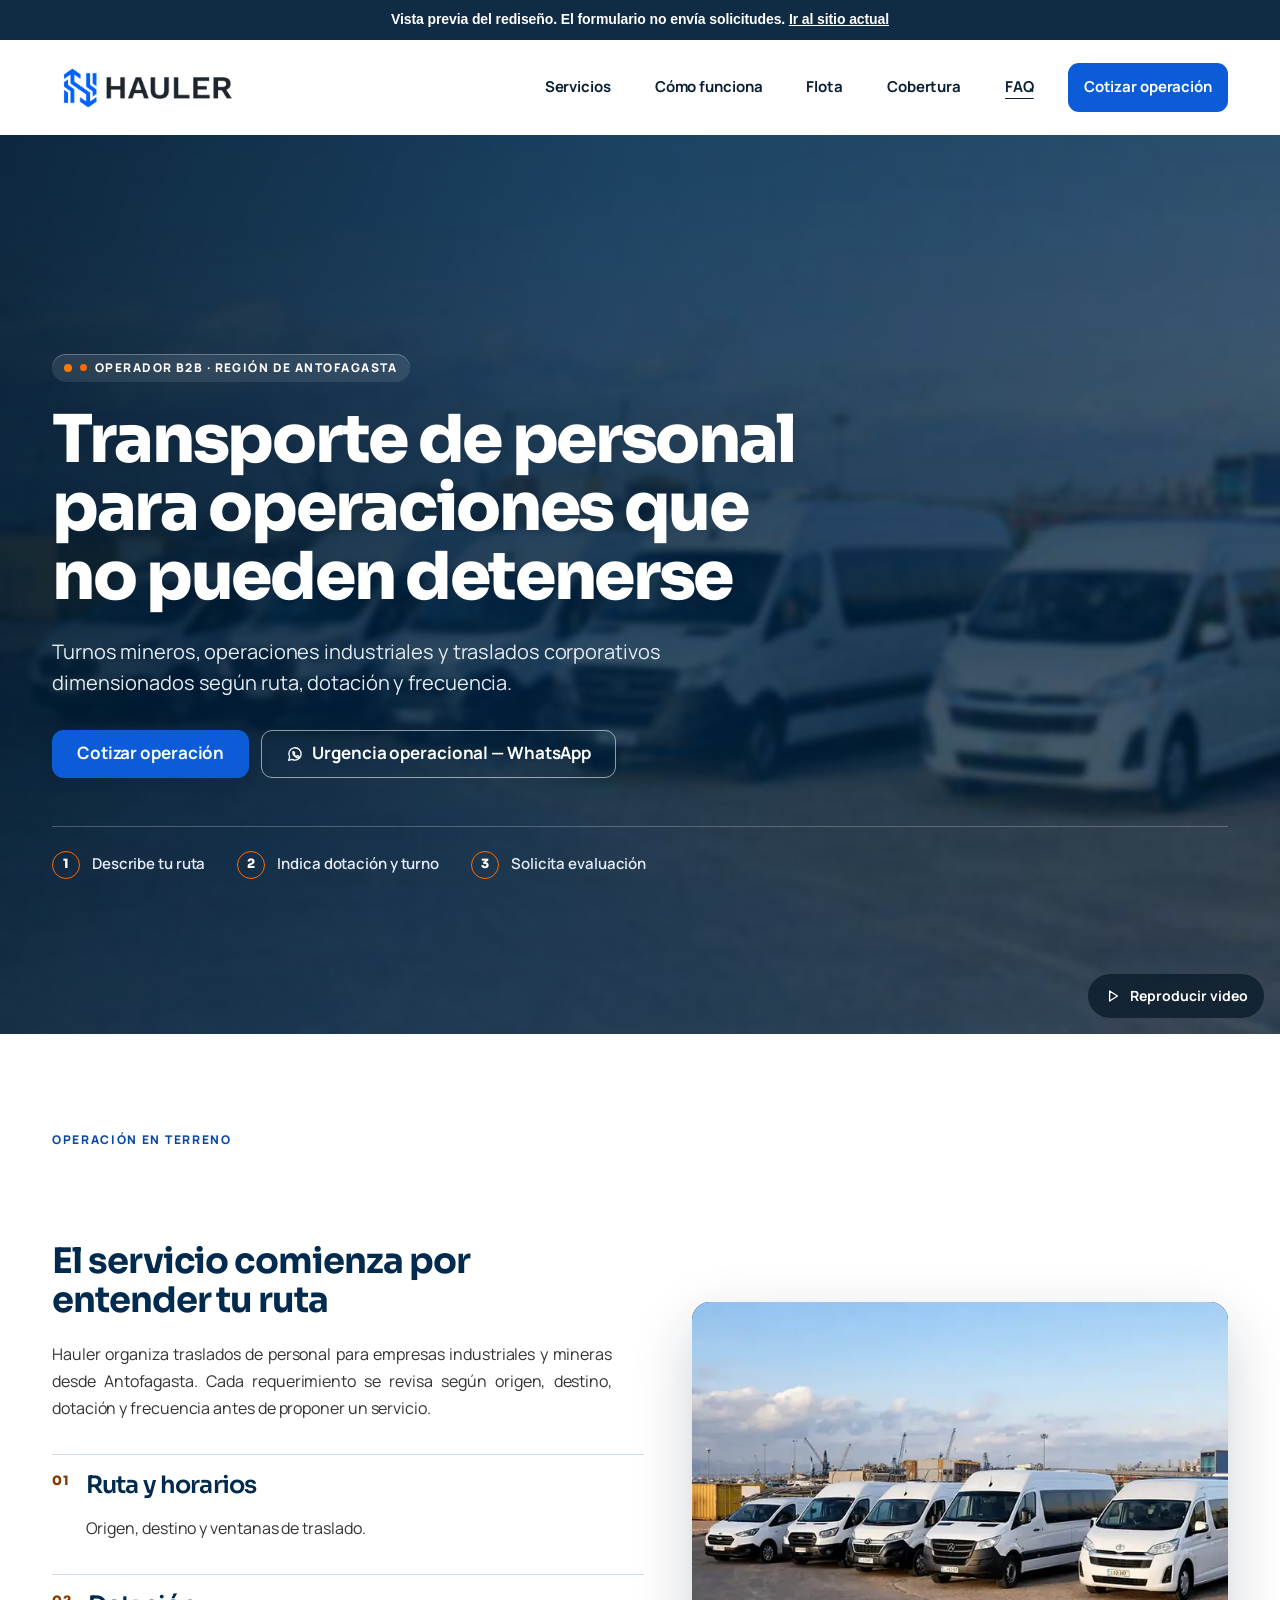
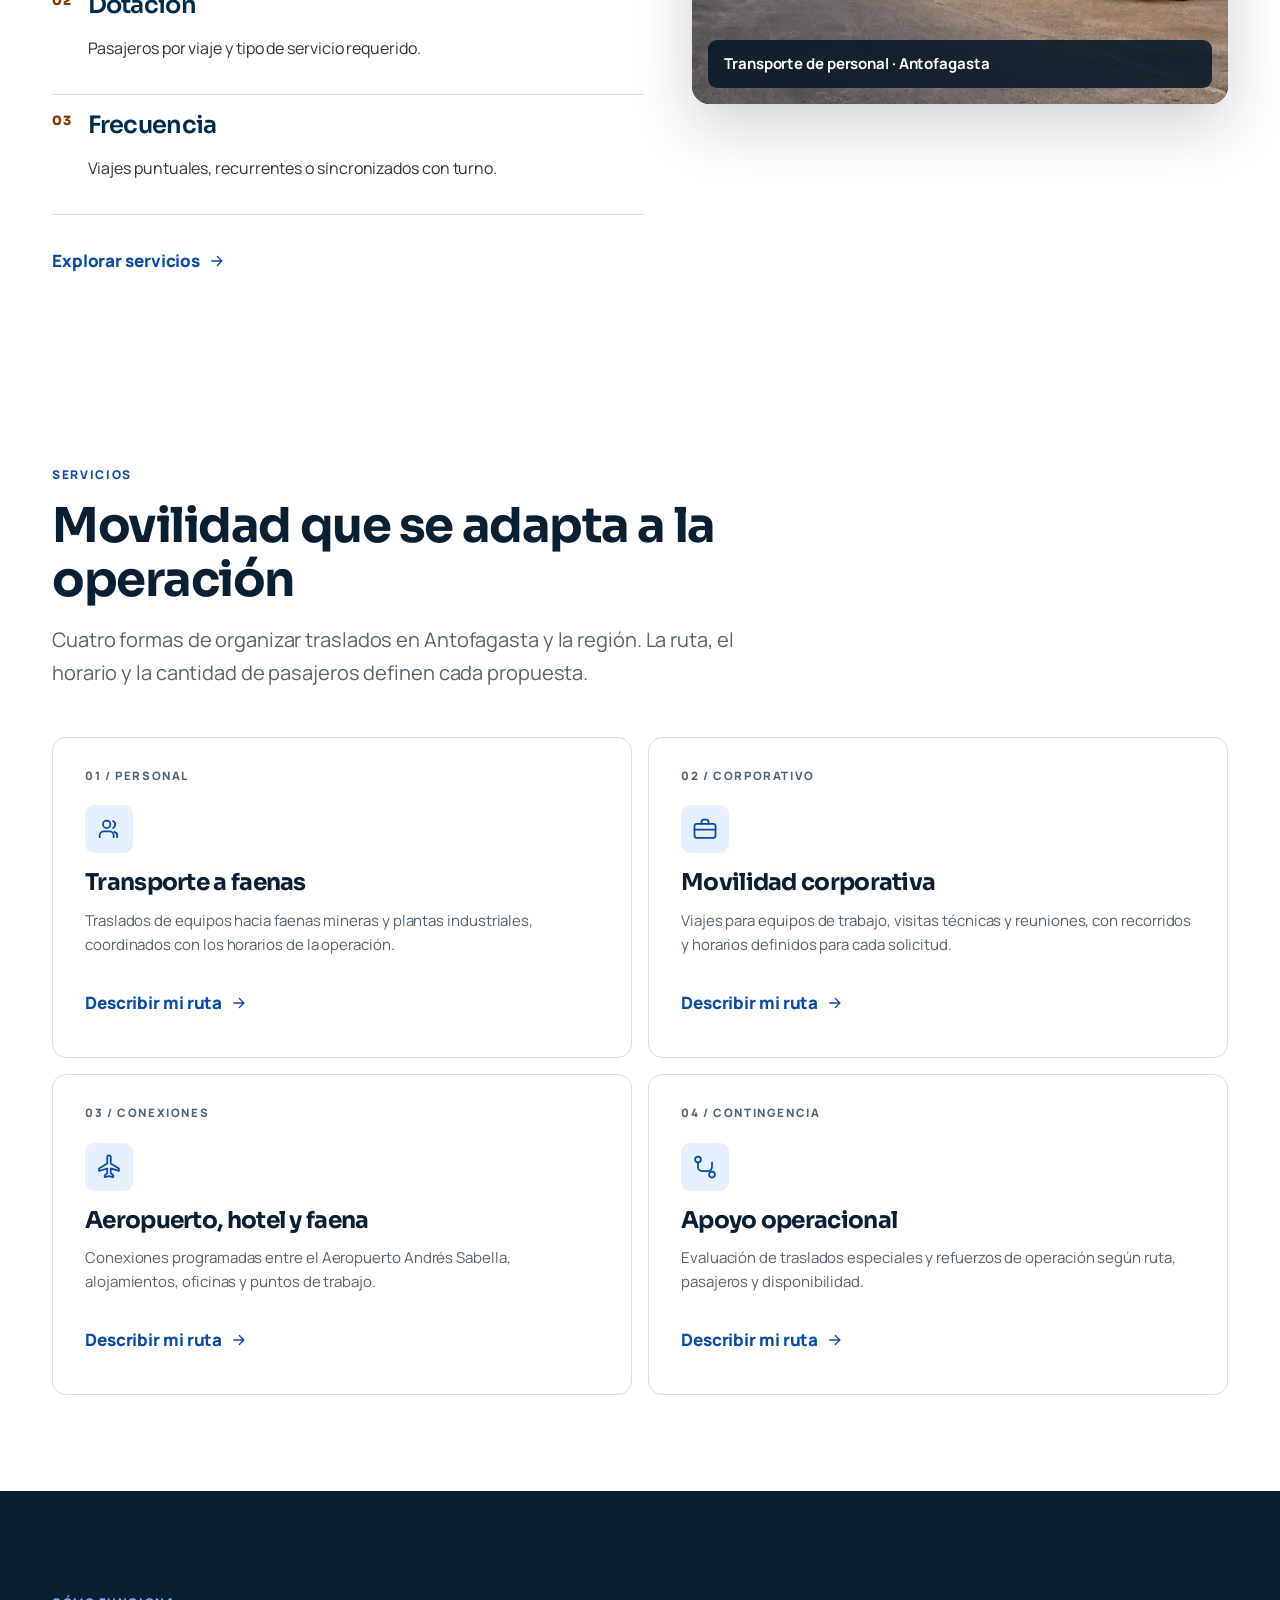
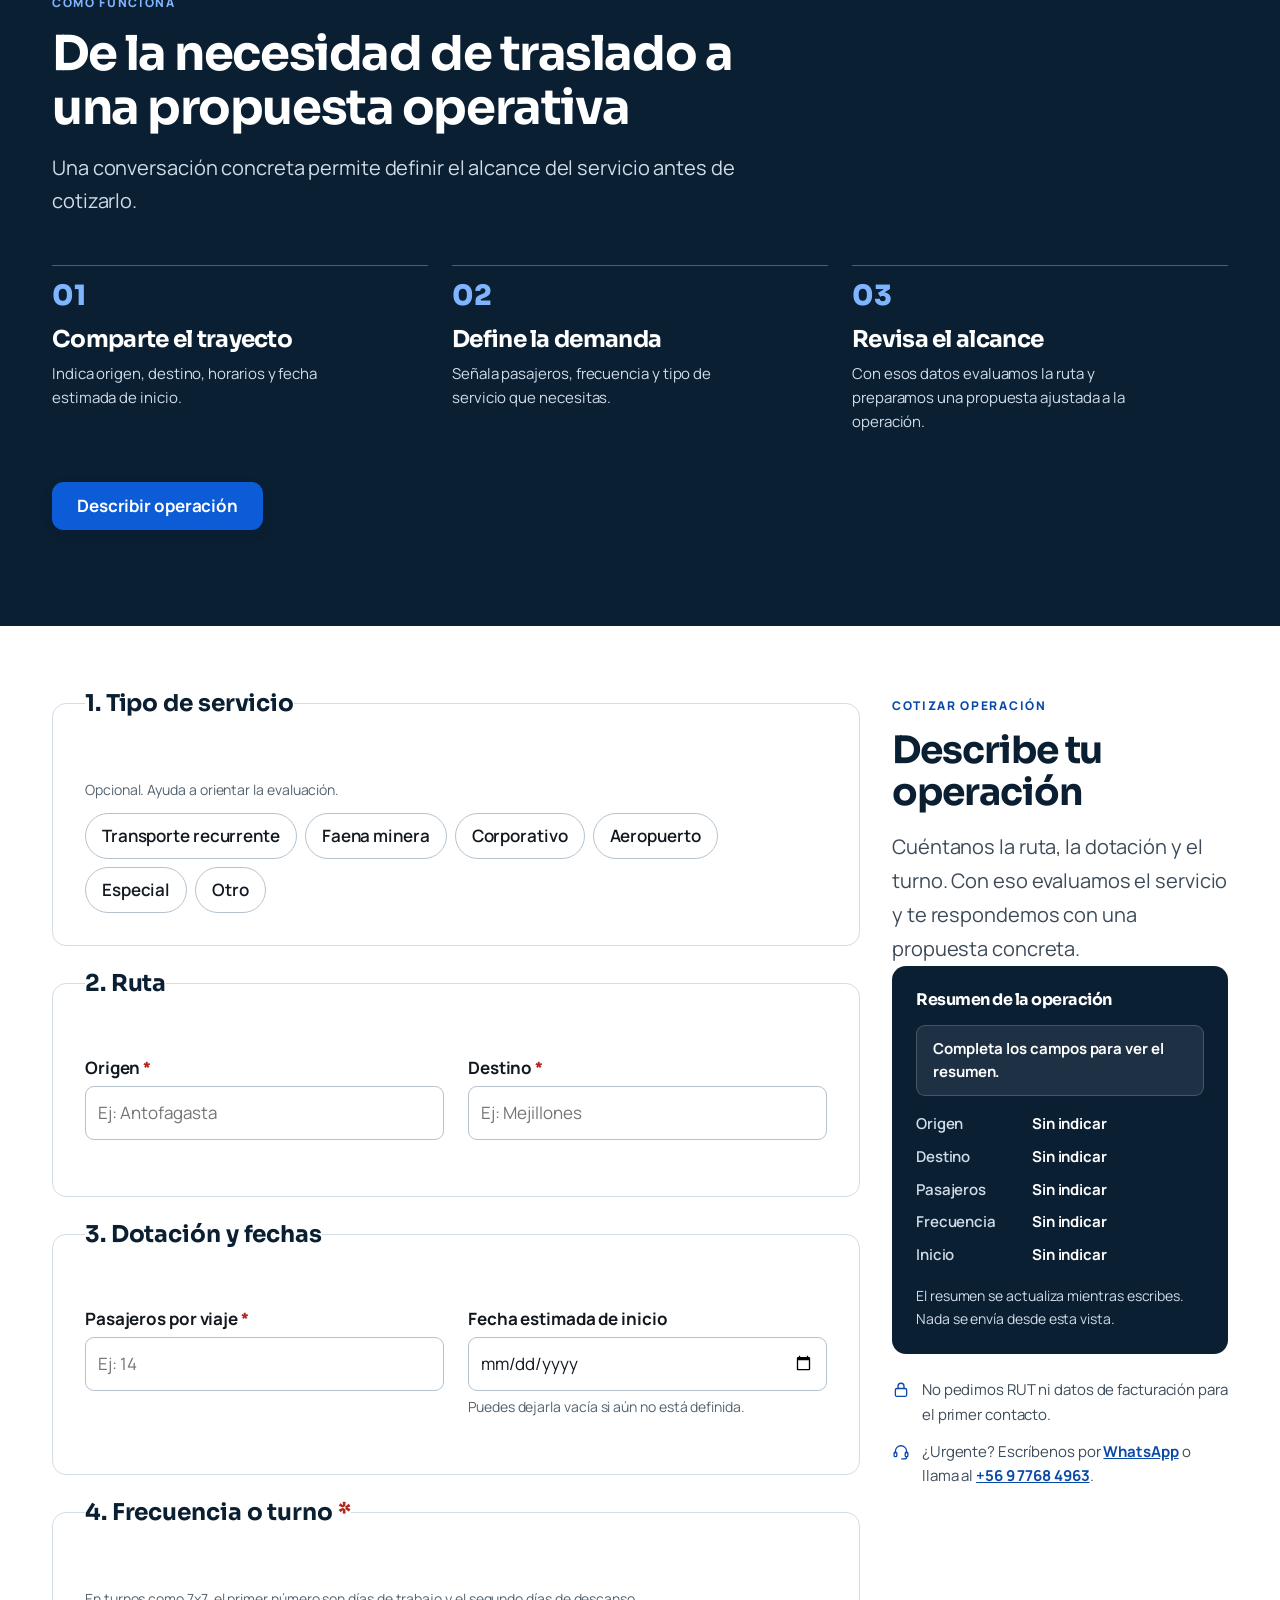
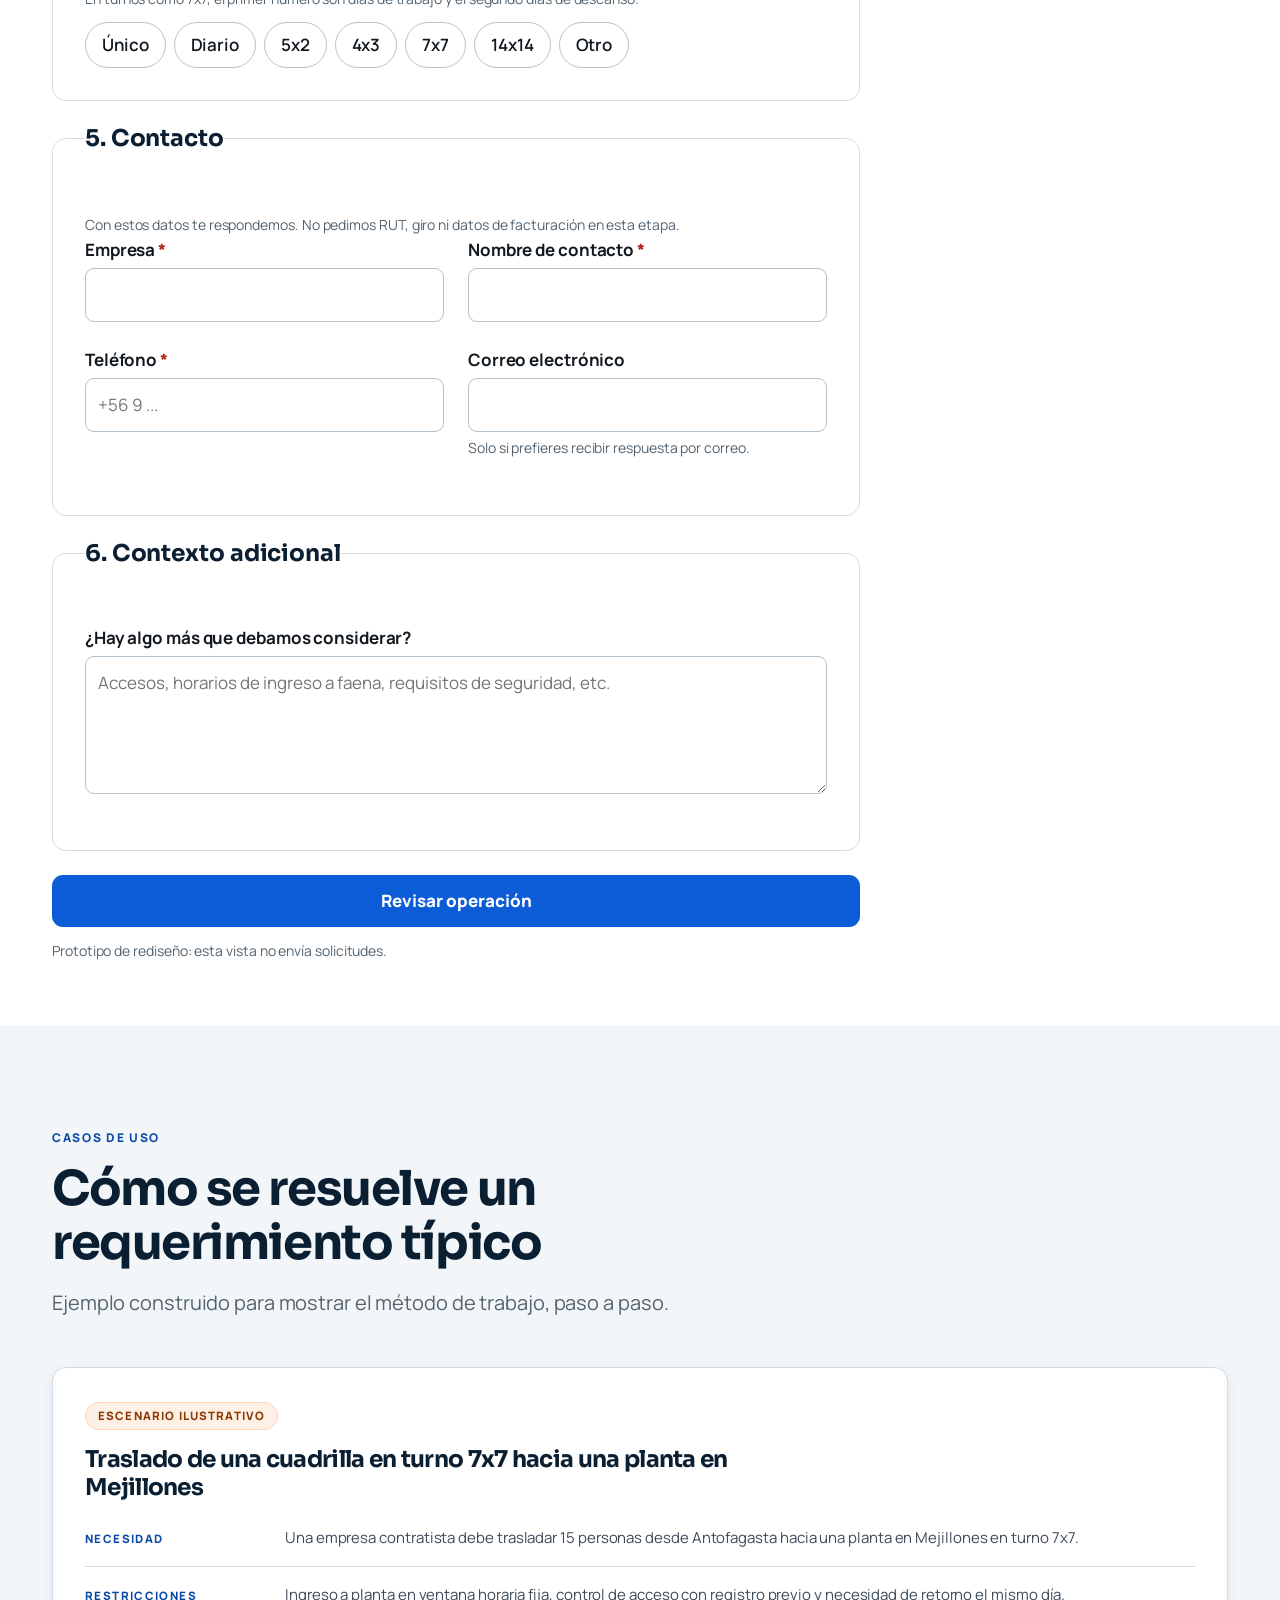
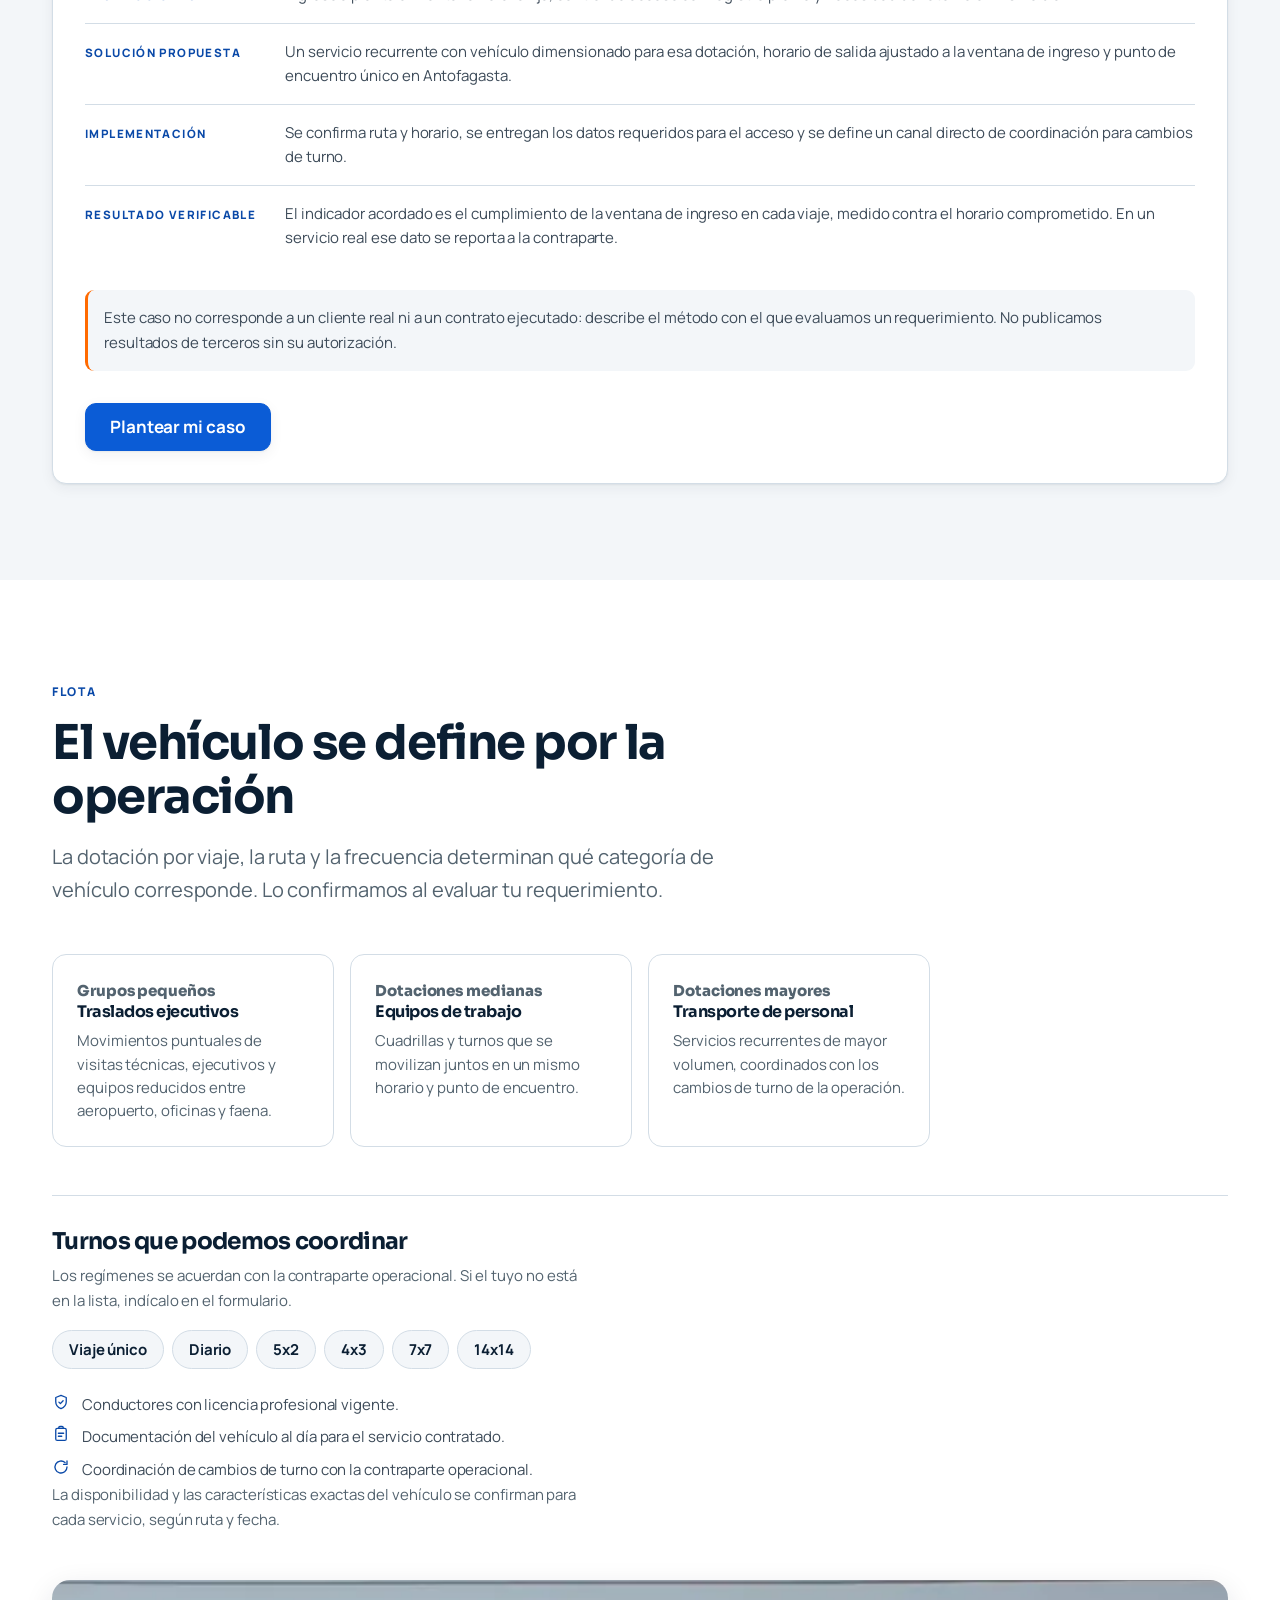
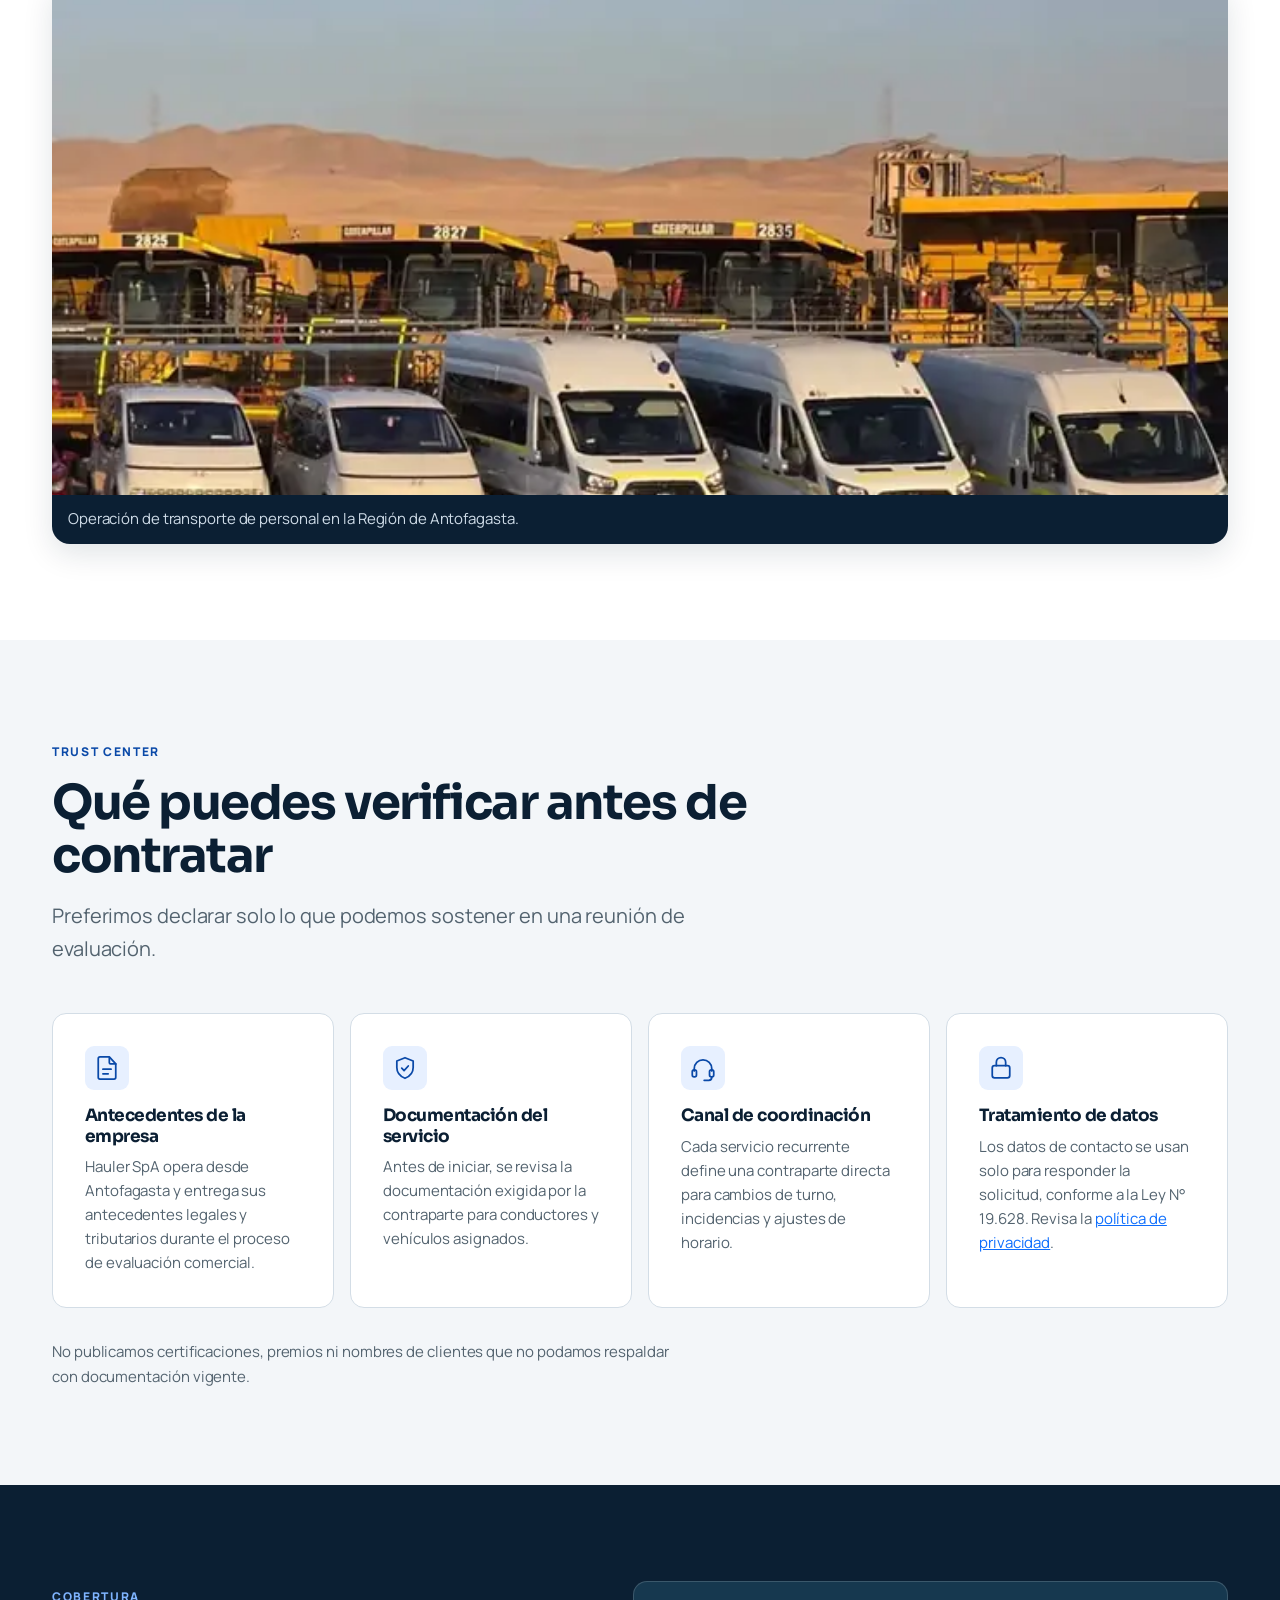
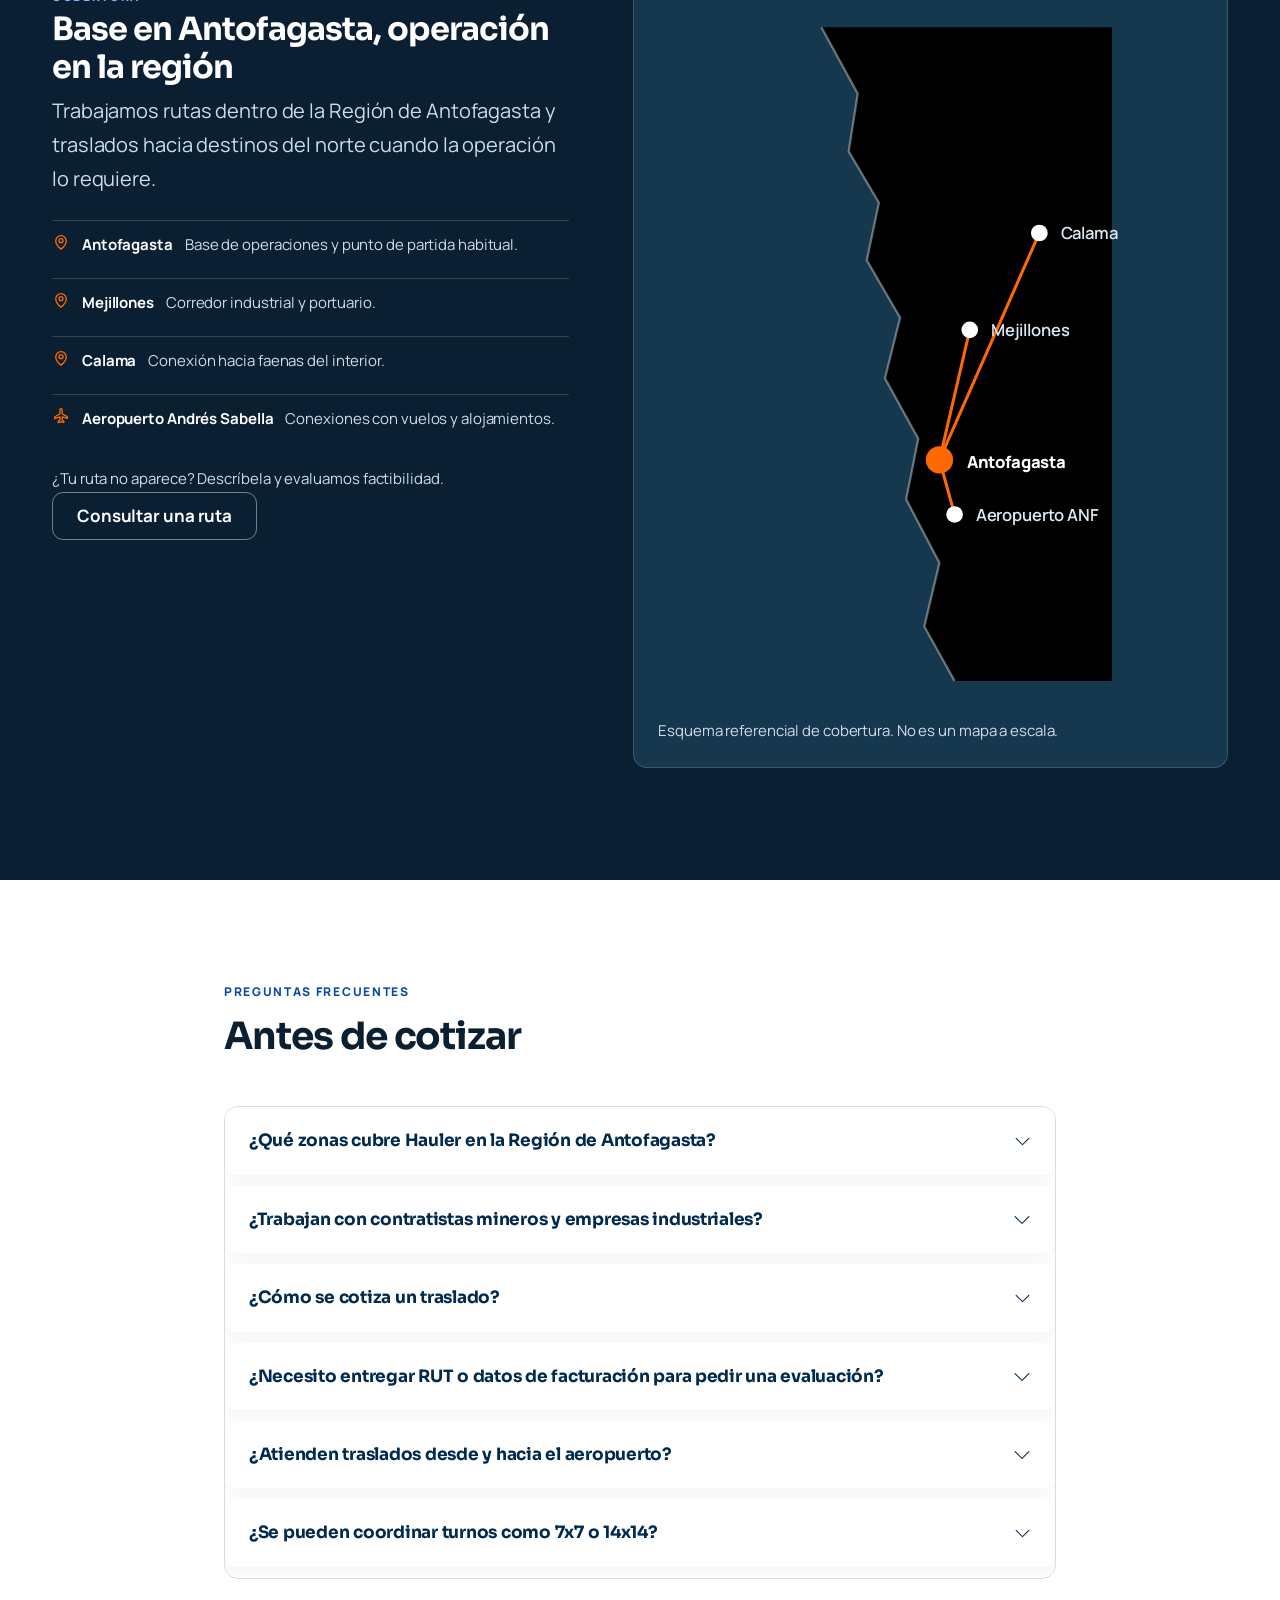
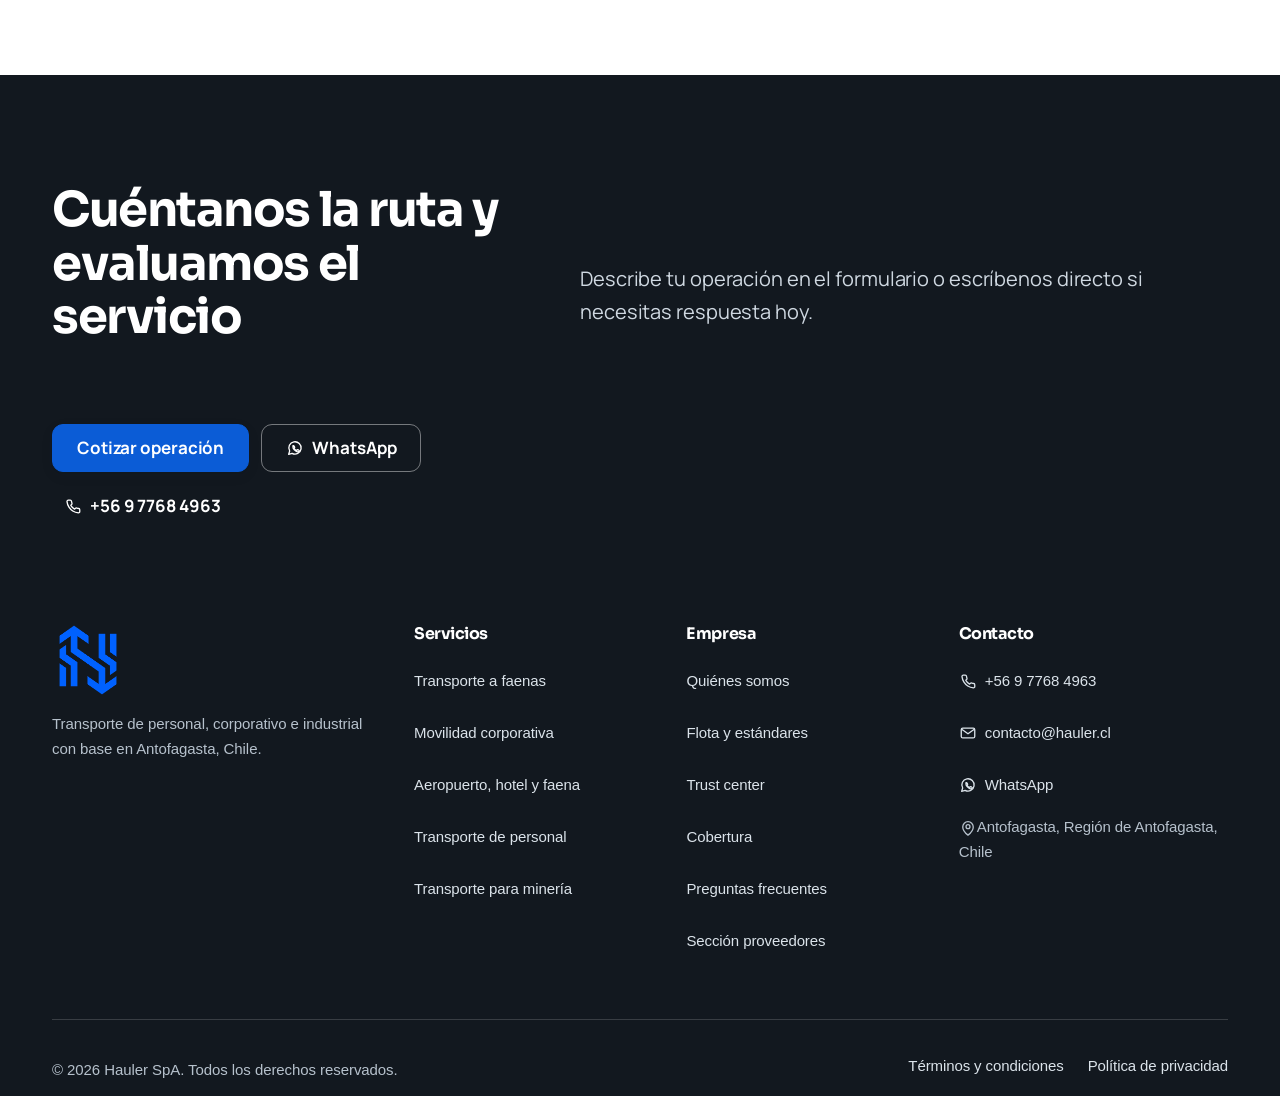
<file: index.html>
<!DOCTYPE html>
<html lang="es-CL">
<head><meta name="robots" content="noindex,nofollow">

  <meta charset="UTF-8" />
  <meta name="viewport" content="width=device-width, initial-scale=1.0" />

  <!-- ============================================================
       SEO OPTIMIZADO 2026 — Hauler SpA
       Mejoras: Schema JSON-LD, Open Graph, AEO, NAP, Canonical,
       Core Web Vitals preconnect, meta enriquecidos
  ============================================================ -->

  <!-- TÍTULO Y META PRINCIPALES -->
  <title>Transporte de Personal e Industrial en Antofagasta | Hauler</title>
  <meta name="description" content="Transporte de personal, traslado aeropuerto-faena y movilidad ejecutiva para contratistas mineros en la Región de Antofagasta. Flota propia. Cotiza hoy.">
  <meta name="keywords" content="transporte corporativo Antofagasta, transporte personal minería Antofagasta, traslado aeropuerto Andrés Sabella, transporte aeropuerto Antofagasta ANF, transporte ejecutivo Antofagasta, transporte contratistas mineros, transporte industrial Norte de Chile, traslado faenas mineras">
  <meta name="author" content="Hauler SpA">

  <meta name="theme-color" content="#002a4e">

  <!-- Google Search Console verification -->
  <meta name="google-site-verification" content="_oW5-8GPdRVnZOmHBiEEnV5G1jvK1EYAABHigBazASU" />

  <!-- CANONICAL (evita contenido duplicado) -->
  <link rel="canonical" href="https://hauler.cl/" />

  <!-- OPEN GRAPH (Facebook, LinkedIn, WhatsApp) -->
  <meta property="og:type" content="website">
  <meta property="og:url" content="https://hauler.cl/">
  <meta property="og:title" content="Transporte Corporativo, Industrial y Minero en Antofagasta | Hauler SpA">
  <meta property="og:description" content="Transporte de personal, ejecutivo y aeropuerto-faena en la Región de Antofagasta. Modelo flexible para contratistas mineros y empresas industriales que necesitan respuesta operativa rápida.">
  <meta property="og:image" content="https://hauler.cl/img/og-cover.jpg">
  <meta property="og:image:width" content="1200">
  <meta property="og:image:height" content="630">
  <meta property="og:image:alt" content="Hauler SpA — Transporte corporativo, industrial y minero en Antofagasta">
  <meta property="og:locale" content="es_CL">
  <meta property="og:site_name" content="Hauler SpA">

  <!-- TWITTER CARD -->
  <meta name="twitter:card" content="summary_large_image">
  <meta name="twitter:title" content="Transporte Corporativo, Industrial y Minero en Antofagasta | Hauler SpA">
  <meta name="twitter:description" content="Transporte de personal, ejecutivo y aeropuerto-faena en Antofagasta. Para contratistas mineros y empresas industriales del ecosistema productivo regional.">
  <meta name="twitter:image" content="https://hauler.cl/img/og-cover.jpg">
  <meta name="twitter:image:alt" content="Hauler SpA — Transporte corporativo, industrial y minero en Antofagasta">

  <!-- GEO SEO LOCAL (señales geográficas) -->
  <meta name="geo.region" content="CL-AN">
  <meta name="geo.placename" content="Antofagasta, Chile">
  <meta name="geo.position" content="-23.6509;-70.3954">
  <meta name="ICBM" content="-23.6509, -70.3954">

  <!-- PRECONNECT (acelera carga de recursos externos — Core Web Vitals 2026)
       Font Awesome (cdnjs) se retiró del Home: la iconografía ahora es un
       sprite SVG outline propio, en línea. Un tercero menos en la ruta crítica. -->
  <link rel="preconnect" href="https://fonts.googleapis.com">
  <link rel="preconnect" href="https://fonts.gstatic.com" crossorigin>

  <!-- Preload del poster del hero: es el elemento LCP. El video se carga
       después y sólo cuando puede reproducirse sin penalizar el primer render. -->
  <link rel="preload" as="image" href="public_html/img/hero-poster.jpg" fetchpriority="high">

  <!-- CSS crítico (bloqueante, mismo origen): Bootstrap local + bundle v13
       (style + glass-v10 + polish-v11 + refine-v12 minificados en un archivo) -->
  <link rel="stylesheet" href="public_html/css/style-all-v13.min.css?v=2">

  <!-- CSS rediseño 2026 (Home): carga después del bundle para poder
       sobreescribir sólo lo necesario del hero, sin tocar otras páginas -->
  <link rel="stylesheet" href="public_html/css/redesign-2026.css?v=3">

  <!-- CSS no crítico (asíncrono, no bloquea el primer render): sólo tipografías.
       Pesos recortados a los realmente usados (400/600/700/800). -->
  <link rel="preload" as="style" href="https://fonts.googleapis.com/css2?family=Manrope:wght@400;600;700;800&family=Sora:wght@700;800&display=swap" onload="this.onload=null;this.rel='stylesheet'">
  <noscript>
    <link rel="stylesheet" href="https://fonts.googleapis.com/css2?family=Manrope:wght@400;600;700;800&family=Sora:wght@700;800&display=swap">
  </noscript>

  <!-- FAVICON -->
  <link rel="icon" type="image/png" href="public_html/LOGOS/isologo.png">
  <link rel="shortcut icon" type="image/png" href="public_html/LOGOS/isologo.png">
  <link rel="apple-touch-icon" href="public_html/LOGOS/isologo.png">

  <!-- ============================================================
       SCHEMA MARKUP JSON-LD 2026
       Tipos: LocalBusiness + TransportationService + Organization
       Fuente: schema.org — recomendado por Google para AI Overviews
  ============================================================ -->
  <script type="application/ld+json">
  {
    "@context": "https://schema.org",
    "@type": ["LocalBusiness", "TransportCompany"],
    "@id": "https://hauler.cl/#business",
    "name": "Hauler SpA",
    "alternateName": "Hauler",
    "legalName": "Transportes Hauler SpA",
    "contactPoint": {
      "@type": "ContactPoint",
      "contactType": "customer service",
      "telephone": "+56968646396",
      "email": "contacto@hauler.cl",
      "availableLanguage": "es",
      "areaServed": "CL"
    },
    "description": "Operador de transporte corporativo, industrial y minero con base en Antofagasta. Combina flota propia y asociados estratégicos para entregar servicios de transporte de personal, movilidad ejecutiva, traslados aeropuerto-faena y apoyo logístico a contratistas mineros y empresas industriales del ecosistema productivo de la Región de Antofagasta.",
    "url": "https://hauler.cl",
    "logo": "https://hauler.cl/img/logotipohauler.png",
    "image": "https://hauler.cl/img/og-cover.jpg",
    "priceRange": "$$",
    "telephone": "+56968646396",
    "email": "contacto@hauler.cl",
    "address": {
      "@type": "PostalAddress",
      "streetAddress": "Uribe 636 Of. 302, Centro de Negocios",
      "addressLocality": "Antofagasta",
      "addressRegion": "Antofagasta",
      "postalCode": "1270196",
      "addressCountry": "CL"
    },
    "geo": {
      "@type": "GeoCoordinates",
      "latitude": -23.6509,
      "longitude": -70.3954
    },
    "openingHoursSpecification": [
      {
        "@type": "OpeningHoursSpecification",
        "dayOfWeek": ["Monday","Tuesday","Wednesday","Thursday","Friday"],
        "opens": "08:30",
        "closes": "18:00"
      }
    ],
    "areaServed": [
      {"@type": "City", "name": "Antofagasta"},
      {"@type": "City", "name": "Calama"},
      {"@type": "City", "name": "Iquique"},
      {"@type": "City", "name": "Sierra Gorda"},
      {"@type": "AdministrativeArea", "name": "Norte de Chile"}
    ],
    "serviceType": [
      "Transporte de personal a faenas mineras",
      "Movilidad ejecutiva y corporativa",
      "Transporte aeropuerto-hoteles-faena",
      "Apoyo logístico operacional"
    ],
    "hasOfferCatalog": {
      "@type": "OfferCatalog",
      "name": "Servicios de Transporte Hauler",
      "itemListElement": [
        {
          "@type": "Offer",
          "itemOffered": {
            "@type": "Service",
            "name": "Transporte de personal a faenas",
            "description": "Traslado de dotaciones hacia faenas mineras y plantas industriales en Antofagasta. Sincronización con turnos 7x7, 4x3 y 14x14."
          }
        },
        {
          "@type": "Offer",
          "itemOffered": {
            "@type": "Service",
            "name": "Movilidad ejecutiva y corporativa",
            "description": "Traslado de equipos ejecutivos, visitas técnicas y misiones comerciales en la Región de Antofagasta."
          }
        },
        {
          "@type": "Offer",
          "itemOffered": {
            "@type": "Service",
            "name": "Transporte aeropuerto y hoteles",
            "description": "Servicios programados desde aeropuerto Andrés Sabella hacia hoteles, oficinas y faenas."
          }
        },
        {
          "@type": "Offer",
          "itemOffered": {
            "@type": "Service",
            "name": "Apoyo logístico operacional",
            "description": "Servicios bajo demanda para contingencias, refuerzo de turnos y peak operacionales."
          }
        }
      ]
    }
  }
  </script>

  <!-- Schema: WebSite (entidad del sitio para Knowledge Graph) -->
  <script type="application/ld+json">
  {
    "@context": "https://schema.org",
    "@type": "WebSite",
    "@id": "https://hauler.cl/#website",
    "url": "https://hauler.cl/",
    "name": "Hauler SpA",
    "description": "Transporte corporativo, industrial y minero en Antofagasta",
    "inLanguage": "es-CL",
    "publisher": {"@id": "https://hauler.cl/#business"}
  }
  </script>

  <!-- Schema: Preguntas frecuentes -->
  <script type="application/ld+json">
  {
    "@context": "https://schema.org",
    "@type": "FAQPage",
    "mainEntity": [
      {
        "@type": "Question",
        "name": "¿Qué tamaño de servicio puede manejar Hauler?",
        "acceptedAnswer": {
          "@type": "Answer",
          "text": "Desde traslados ejecutivos individuales hasta operaciones recurrentes con varias unidades. El alcance y los vehículos se evalúan según ruta, pasajeros, horarios y disponibilidad."
        }
      },
      {
        "@type": "Question",
        "name": "¿Hauler es proveedor directo de las grandes mineras?",
        "acceptedAnswer": {
          "@type": "Answer",
          "text": "En esta página describimos servicios para contratistas y proveedores industriales de la región. Si tu empresa requiere una relación contractual directa, conversemos sobre las condiciones de esa operación."
        }
      },
      {
        "@type": "Question",
        "name": "¿Cómo consulto por un servicio nuevo o urgente?",
        "acceptedAnswer": {
          "@type": "Answer",
          "text": "El plazo depende de la ruta, la dotación y la fecha solicitada. Comparte esos datos para revisar el alcance del servicio. Si es una contingencia, contáctanos por WhatsApp para consultar disponibilidad."
        }
      },
      {
        "@type": "Question",
        "name": "¿Qué documentación entregan al cliente?",
        "acceptedAnswer": {
          "@type": "Answer",
          "text": "Los requisitos documentales dependen del cliente, la ruta y el lugar de ingreso. Indícanos las exigencias de tu operación para revisarlas antes de confirmar el servicio."
        }
      },
      {
        "@type": "Question",
        "name": "¿Operan fuera de la Región de Antofagasta?",
        "acceptedAnswer": {
          "@type": "Answer",
          "text": "Nuestra base operacional está en Antofagasta. Evaluamos servicios hacia Calama, Mejillones, Sierra Gorda, Tocopilla y zonas adyacentes según el requerimiento. Para servicios fuera de la región se coordina caso a caso, según disponibilidad y características de la operación."
        }
      },
      {
        "@type": "Question",
        "name": "¿Qué servicios de transporte ofrecen en Antofagasta?",
        "acceptedAnswer": {
          "@type": "Answer",
          "text": "Transporte de personal a faenas, movilidad corporativa, conexiones entre aeropuerto, hoteles y faenas, y apoyo a traslados especiales. Cada solicitud se revisa según su operación."
        }
      }
    ]
  }
  </script>

  <!-- Schema: BreadcrumbList (navegación estructurada) -->
  <script type="application/ld+json">
  {
    "@context": "https://schema.org",
    "@type": "BreadcrumbList",
    "itemListElement": [
      {
        "@type": "ListItem",
        "position": 1,
        "name": "Inicio",
        "item": "https://hauler.cl/"
      },
      {
        "@type": "ListItem",
        "position": 2,
        "name": "Servicios de Transporte",
        "item": "https://hauler.cl/#servicios"
      },
      {
        "@type": "ListItem",
        "position": 3,
        "name": "Cotización",
        "item": "https://hauler.cl/#cotizar"
      }
    ]
  }
  </script>

<noscript><style>#ob-form{display:none!important}</style></noscript></head>
<body>


<a class="h26-skip-link" href="#contenido-principal">Saltar al contenido</a><div role="note" style="background:#102c45;color:#fff;padding:10px 20px;font:600 14px/1.4 Arial,sans-serif;text-align:center">Vista previa del rediseño. El formulario no envía solicitudes. <a style="color:#fff;text-decoration:underline" href="https://hauler.cl/">Ir al sitio actual</a></div>

<!-- ============================================================
     SPRITE DE ICONOS — sistema unico outline, stroke 1.6 (PDF §9).
     Reemplaza a Font Awesome en el Home y elimina un tercero de la
     ruta critica. Ningun emoji se usa como iconografia de producto.
============================================================ -->
<svg class="h26-sr-only" aria-hidden="true" focusable="false" xmlns="http://www.w3.org/2000/svg"><defs>
  <symbol id="h26-i-users" viewBox="0 0 24 24"><path d="M16 19v-1.5A3.5 3.5 0 0 0 12.5 14h-5A3.5 3.5 0 0 0 4 17.5V19"/><circle cx="10" cy="8" r="3.2"/><path d="M19 19v-1.4a3.3 3.3 0 0 0-2.4-3.1M15.4 5.2a3.2 3.2 0 0 1 0 5.9"/></symbol>
  <symbol id="h26-i-briefcase" viewBox="0 0 24 24"><rect x="3" y="7.5" width="18" height="12" rx="2"/><path d="M9 7.5V6a2 2 0 0 1 2-2h2a2 2 0 0 1 2 2v1.5M3 12.5h18"/></symbol>
  <symbol id="h26-i-plane" viewBox="0 0 24 24"><path d="M10.5 3.6a1.5 1.5 0 0 1 3 0V9l7 4.2v2.1l-7-2.1v4.2l2.2 1.7v1.5L12 19.8l-3.7.9v-1.5l2.2-1.7v-4.2l-7 2.1v-2.1L10.5 9z"/></symbol>
  <symbol id="h26-i-route" viewBox="0 0 24 24"><circle cx="6" cy="5.5" r="2.5"/><circle cx="18" cy="18.5" r="2.5"/><path d="M6 8v4a3.5 3.5 0 0 0 3.5 3.5h5a3.5 3.5 0 0 0 3.5-3.5V8"/></symbol>
  <symbol id="h26-i-van" viewBox="0 0 24 24"><path d="M2 16.5V9a1.5 1.5 0 0 1 1.5-1.5h9L18 11h2.5A1.5 1.5 0 0 1 22 12.5v4H19M8 16.5H2M13 16.5h3"/><circle cx="6.5" cy="17" r="1.9"/><circle cx="17.5" cy="17" r="1.9"/></symbol>
  <symbol id="h26-i-shield" viewBox="0 0 24 24"><path d="M12 3.2 5 6v5.5c0 4.2 2.9 7.6 7 9.3 4.1-1.7 7-5.1 7-9.3V6z"/><path d="m9.2 12.2 2 2 3.6-3.9"/></symbol>
  <symbol id="h26-i-clipboard" viewBox="0 0 24 24"><rect x="5" y="4.5" width="14" height="16" rx="2"/><path d="M9 4.5V3.6A1.6 1.6 0 0 1 10.6 2h2.8A1.6 1.6 0 0 1 15 3.6v.9M8.5 11h7M8.5 15h4.5"/></symbol>
  <symbol id="h26-i-refresh" viewBox="0 0 24 24"><path d="M20 12a8 8 0 1 1-2.6-5.9M20 4v4.5h-4.5"/></symbol>
  <symbol id="h26-i-headset" viewBox="0 0 24 24"><path d="M4.5 14.5v-2a7.5 7.5 0 0 1 15 0v2"/><rect x="2.8" y="13.5" width="3.6" height="6" rx="1.6"/><rect x="17.6" y="13.5" width="3.6" height="6" rx="1.6"/><path d="M19.5 19.5v.4a2.6 2.6 0 0 1-2.6 2.6H13"/></symbol>
  <symbol id="h26-i-pin" viewBox="0 0 24 24"><path d="M12 21.5s7-5.6 7-11a7 7 0 1 0-14 0c0 5.4 7 11 7 11z"/><circle cx="12" cy="10.2" r="2.6"/></symbol>
  <symbol id="h26-i-phone" viewBox="0 0 24 24"><path d="M21 16.9v2.6a1.7 1.7 0 0 1-1.9 1.7 17 17 0 0 1-7.4-2.6 16.7 16.7 0 0 1-5.1-5.1A17 17 0 0 1 4 6.1 1.7 1.7 0 0 1 5.7 4.2h2.6a1.7 1.7 0 0 1 1.7 1.5c.1.9.3 1.7.6 2.5a1.7 1.7 0 0 1-.4 1.8l-1.1 1.1a13.6 13.6 0 0 0 5.1 5.1l1.1-1.1a1.7 1.7 0 0 1 1.8-.4c.8.3 1.6.5 2.5.6a1.7 1.7 0 0 1 1.4 1.6z"/></symbol>
  <symbol id="h26-i-mail" viewBox="0 0 24 24"><rect x="3" y="5.5" width="18" height="13" rx="2"/><path d="m3.6 7 8.4 6 8.4-6"/></symbol>
  <symbol id="h26-i-whatsapp" viewBox="0 0 24 24"><path d="M3.5 20.5 4.9 16a8.2 8.2 0 1 1 3.2 3.1z"/><path d="M9 9.3c.2-.5.4-.5.7-.5h.5c.2 0 .4 0 .6.5l.7 1.6c.1.3 0 .5-.1.7l-.4.5c-.1.2-.2.3 0 .6a6.4 6.4 0 0 0 2.9 2.4c.3.1.4 0 .6-.1l.6-.7c.2-.2.4-.2.6-.1l1.6.8c.3.1.4.3.4.5a1.9 1.9 0 0 1-1.3 1.5 3.9 3.9 0 0 1-3-.7 9.7 9.7 0 0 1-4-4.4 3.2 3.2 0 0 1 .6-2.6z"/></symbol>
  <symbol id="h26-i-play" viewBox="0 0 24 24"><path d="M7.5 5.3 18 12 7.5 18.7z"/></symbol>
  <symbol id="h26-i-pause" viewBox="0 0 24 24"><path d="M9 5v14M15 5v14"/></symbol>
  <symbol id="h26-i-arrow" viewBox="0 0 24 24"><path d="M5 12h13M12.5 6l6 6-6 6"/></symbol>
  <symbol id="h26-i-doc" viewBox="0 0 24 24"><path d="M14 3v4.5a1 1 0 0 0 1 1h4.5"/><path d="M19.5 8.5V20a1.5 1.5 0 0 1-1.5 1.5H6A1.5 1.5 0 0 1 4.5 20V4A1.5 1.5 0 0 1 6 2.5h8z"/><path d="M8.5 13h7M8.5 17h4.5"/></symbol>
  <symbol id="h26-i-lock" viewBox="0 0 24 24"><rect x="4.5" y="10" width="15" height="10.5" rx="2"/><path d="M8 10V7a4 4 0 0 1 8 0v3"/></symbol>
</defs></svg>

<!-- NAVBAR -->
<nav class="navbar navbar-expand-lg navbar-light bg-white fixed-top">
  <div class="container-fluid">
    <a class="navbar-brand fw-bold ps-0 ms-0" href="#inicio" aria-label="Hauler, volver al inicio">
      <img src="public_html/img/logotipohauler-nav.webp" class="logo" alt="Hauler SpA — Transporte de personal en Antofagasta" width="234" height="60" fetchpriority="high">
    </a>
    <button class="navbar-toggler" type="button" data-bs-toggle="collapse" data-bs-target="#navbarNav" aria-controls="navbarNav" aria-expanded="false" aria-label="Abrir menú de navegación">
      <span class="navbar-toggler-icon"></span>
    </button>

    <div class="collapse navbar-collapse justify-content-end" id="navbarNav">
      <ul class="navbar-nav align-items-lg-center">
        <li class="nav-item"><a class="nav-link" href="#servicios">Servicios</a></li>
        <li class="nav-item"><a class="nav-link" href="#proceso">Cómo funciona</a></li>
        <li class="nav-item"><a class="nav-link" href="#flota">Flota</a></li>
        <li class="nav-item"><a class="nav-link" href="#cobertura">Cobertura</a></li>
        <li class="nav-item"><a class="nav-link" href="#preguntas-frecuentes">FAQ</a></li>
        <li class="nav-item"><a class="nav-link nav-link--cta" href="#cotizar">Cotizar operación</a></li>
      </ul>
    </div>
  </div>
</nav>


<main id="contenido-principal">
<!-- ============================================================
     1. HERO — propuesta de valor + CTA dominante (PDF §6.1, §8)
============================================================ -->
<header id="inicio" class="hero hero--redesign">
  <div class="hero-media" id="hero-media" data-video="paused">
    <!-- Poster: elemento LCP, ya descargado por preload. -->
    <img src="public_html/img/hero-poster.jpg" alt="Flota de transporte de personal de Hauler en una instalación industrial del norte de Chile" width="1920" height="1080" fetchpriority="high" decoding="async">
    <!-- Video institucional existente. Carga diferida: solo se descarga y
         reproduce cuando el hero esta visible, no hay reduced-motion y la
         conexion no pide ahorro de datos. Silenciado, sin controles nativos. -->
    <video id="hero-video" preload="none" muted loop playsinline disablepictureinpicture
           poster="public_html/img/hero-poster.jpg" aria-hidden="true" tabindex="-1"
           width="1920" height="1080" data-src="public_html/img/videodeportada.mp4"></video>
  </div>
  <div class="hero-overlay" aria-hidden="true"></div>

  <button type="button" class="h26-video-toggle" id="hero-video-toggle" aria-pressed="true" hidden>
    <svg class="h26-icon h26-icon--sm h26-icon-pause" aria-hidden="true"><use href="#h26-i-pause"></use></svg>
    <svg class="h26-icon h26-icon--sm h26-icon-play" aria-hidden="true"><use href="#h26-i-play"></use></svg>
    <span class="h26-video-toggle-text">Reproducir video</span>
  </button>

  <div class="h26-container">
    <span class="hero-kicker"><span class="hero-kicker-dot" aria-hidden="true"></span>Operador B2B · Región de Antofagasta</span>
    <h1>Transporte de personal para operaciones que no pueden detenerse</h1>
    <p class="lead">Turnos mineros, operaciones industriales y traslados corporativos dimensionados según ruta, dotación y frecuencia.</p>
    <div class="hero-actions">
      <a href="#cotizar" class="btn-hauler-primary">Cotizar operación</a>
      <a href="https://wa.link/te8k8u" target="_blank" rel="noopener noreferrer" class="btn-hauler-secondary">
        <svg class="h26-icon h26-icon--sm" aria-hidden="true"><use href="#h26-i-whatsapp"></use></svg>
        Urgencia operacional — WhatsApp
      </a>
    </div>
    <ol class="hero-steps">
      <li><span class="hero-step-num" aria-hidden="true">1</span>Describe tu ruta</li>
      <li><span class="hero-step-num" aria-hidden="true">2</span>Indica dotación y turno</li>
      <li><span class="hero-step-num" aria-hidden="true">3</span>Solicita evaluación</li>
    </ol>
  </div>
</header>


<!-- ============================================================
     2. PRUEBA OPERACIONAL TEMPRANA (PDF §6.2, §15)
============================================================ -->
<section id="quienes-somos" class="h26-proof h26-section" aria-labelledby="h26-proof-title">
  <div class="h26-container">
    <div class="h26-proof-grid">
      <div class="h26-proof-copy">
        <span class="h26-eyebrow">Operación en terreno</span>
        <h2 id="h26-proof-title">El servicio comienza por entender tu ruta</h2>
        <p class="h26-intro">Hauler organiza traslados de personal para empresas industriales y mineras desde Antofagasta. Cada requerimiento se revisa según origen, destino, dotación y frecuencia antes de proponer un servicio.</p>
        <div class="h26-proof-points" aria-label="Aspectos que revisamos para dimensionar un traslado">
          <div><span class="h26-proof-num">01</span><div><h3>Ruta y horarios</h3><p>Origen, destino y ventanas de traslado.</p></div></div>
          <div><span class="h26-proof-num">02</span><div><h3>Dotación</h3><p>Pasajeros por viaje y tipo de servicio requerido.</p></div></div>
          <div><span class="h26-proof-num">03</span><div><h3>Frecuencia</h3><p>Viajes puntuales, recurrentes o sincronizados con turno.</p></div></div>
        </div>
        <a class="h26-text-link" href="#servicios">Explorar servicios <svg class="h26-icon h26-icon--sm" aria-hidden="true"><use href="#h26-i-arrow"></use></svg></a>
      </div>
      <figure class="h26-proof-image">
        <img src="public_html/img/1.webp" alt="Vehículos de transporte de personal de Hauler estacionados en Antofagasta" loading="lazy" decoding="async" width="900" height="675">
        <figcaption>Transporte de personal · Antofagasta</figcaption>
      </figure>
    </div>
  </div>
</section>


<!-- ============================================================
     3. SERVICIOS PRINCIPALES (PDF §6.3)
============================================================ -->
<section id="servicios" class="h26-services h26-section" aria-labelledby="h26-services-title">
  <div class="h26-container">
    <div class="h26-section-head">
      <span class="h26-eyebrow">Servicios</span>
      <h2 id="h26-services-title">Movilidad que se adapta a la operación</h2>
      <p>Cuatro formas de organizar traslados en Antofagasta y la región. La ruta, el horario y la cantidad de pasajeros definen cada propuesta.</p>
    </div>
    <div class="h26-service-grid">
      <article class="h26-service-card">
        <span class="h26-service-index">01 / PERSONAL</span>
        <span class="h26-service-icon"><svg class="h26-icon h26-icon--lg" aria-hidden="true"><use href="#h26-i-users"></use></svg></span>
        <h3>Transporte a faenas</h3>
        <p>Traslados de equipos hacia faenas mineras y plantas industriales, coordinados con los horarios de la operación.</p>
        <a class="h26-text-link" href="#cotizar" aria-label="Cotizar transporte a faenas">Describir mi ruta <svg class="h26-icon h26-icon--sm" aria-hidden="true"><use href="#h26-i-arrow"></use></svg></a>
      </article>
      <article class="h26-service-card">
        <span class="h26-service-index">02 / CORPORATIVO</span>
        <span class="h26-service-icon"><svg class="h26-icon h26-icon--lg" aria-hidden="true"><use href="#h26-i-briefcase"></use></svg></span>
        <h3>Movilidad corporativa</h3>
        <p>Viajes para equipos de trabajo, visitas técnicas y reuniones, con recorridos y horarios definidos para cada solicitud.</p>
        <a class="h26-text-link" href="#cotizar" aria-label="Cotizar movilidad corporativa">Describir mi ruta <svg class="h26-icon h26-icon--sm" aria-hidden="true"><use href="#h26-i-arrow"></use></svg></a>
      </article>
      <article class="h26-service-card">
        <span class="h26-service-index">03 / CONEXIONES</span>
        <span class="h26-service-icon"><svg class="h26-icon h26-icon--lg" aria-hidden="true"><use href="#h26-i-plane"></use></svg></span>
        <h3>Aeropuerto, hotel y faena</h3>
        <p>Conexiones programadas entre el Aeropuerto Andrés Sabella, alojamientos, oficinas y puntos de trabajo.</p>
        <a class="h26-text-link" href="#cotizar" aria-label="Cotizar traslado desde el aeropuerto">Describir mi ruta <svg class="h26-icon h26-icon--sm" aria-hidden="true"><use href="#h26-i-arrow"></use></svg></a>
      </article>
      <article class="h26-service-card">
        <span class="h26-service-index">04 / CONTINGENCIA</span>
        <span class="h26-service-icon"><svg class="h26-icon h26-icon--lg" aria-hidden="true"><use href="#h26-i-route"></use></svg></span>
        <h3>Apoyo operacional</h3>
        <p>Evaluación de traslados especiales y refuerzos de operación según ruta, pasajeros y disponibilidad.</p>
        <a class="h26-text-link" href="#cotizar" aria-label="Consultar apoyo operacional">Describir mi ruta <svg class="h26-icon h26-icon--sm" aria-hidden="true"><use href="#h26-i-arrow"></use></svg></a>
      </article>
    </div>
  </div>
</section>


<!-- ============================================================
     4. CÓMO FUNCIONA (PDF §6.4)
============================================================ -->
<section id="proceso" class="h26-process h26-section" aria-labelledby="h26-process-title">
  <div class="h26-container">
    <div class="h26-section-head h26-section-head--onnavy">
      <span class="h26-eyebrow h26-eyebrow--onnavy">Cómo funciona</span>
      <h2 id="h26-process-title">De la necesidad de traslado a una propuesta operativa</h2>
      <p>Una conversación concreta permite definir el alcance del servicio antes de cotizarlo.</p>
    </div>
    <ol class="h26-process-steps">
      <li><span aria-hidden="true">01</span><div><h3>Comparte el trayecto</h3><p>Indica origen, destino, horarios y fecha estimada de inicio.</p></div></li>
      <li><span aria-hidden="true">02</span><div><h3>Define la demanda</h3><p>Señala pasajeros, frecuencia y tipo de servicio que necesitas.</p></div></li>
      <li><span aria-hidden="true">03</span><div><h3>Revisa el alcance</h3><p>Con esos datos evaluamos la ruta y preparamos una propuesta ajustada a la operación.</p></div></li>
    </ol>
    <a href="#cotizar" class="btn-hauler-primary">Describir operación</a>
  </div>
</section>


<!-- ============================================================
     5. OPERATION BUILDER (PDF §6.5, §11, §12, §13)
     Formulario progresivo con resumen en vivo. El prototipo NO envía
     datos: la acción final entrega un resumen revisable en pantalla.
============================================================ -->
<section id="cotizar" class="ob-section h26-section" aria-labelledby="ob-titulo">
  <div class="h26-container">
    <div class="ob-layout">

      <div class="ob-intro">
        <span class="h26-eyebrow">Cotizar operación</span>
        <h2 id="ob-titulo">Describe tu operación</h2>
        <p class="h26-intro">Cuéntanos la ruta, la dotación y el turno. Con eso evaluamos el servicio y te respondemos con una propuesta concreta.</p>

        <aside class="ob-resumen" aria-labelledby="ob-resumen-titulo">
          <h3 id="ob-resumen-titulo">Resumen de la operación</h3>
          <p class="ob-resumen-linea" id="ob-resumen-linea">Completa los campos para ver el resumen.</p>
          <dl class="ob-resumen-lista">
            <div><dt>Origen</dt><dd id="ob-res-origen">Sin indicar</dd></div>
            <div><dt>Destino</dt><dd id="ob-res-destino">Sin indicar</dd></div>
            <div><dt>Pasajeros</dt><dd id="ob-res-pasajeros">Sin indicar</dd></div>
            <div><dt>Frecuencia</dt><dd id="ob-res-frecuencia">Sin indicar</dd></div>
            <div><dt>Inicio</dt><dd id="ob-res-fecha">Sin indicar</dd></div>
          </dl>
          <p class="ob-resumen-nota">El resumen se actualiza mientras escribes. Nada se envía desde esta vista.</p>
          <p class="h26-sr-only" id="ob-resumen-sr" role="status" aria-live="polite"></p>
        </aside>

        <ul class="ob-garantias">
          <li><svg class="h26-icon h26-icon--sm" aria-hidden="true"><use href="#h26-i-lock"></use></svg><span>No pedimos RUT ni datos de facturación para el primer contacto.</span></li>
          <li><svg class="h26-icon h26-icon--sm" aria-hidden="true"><use href="#h26-i-headset"></use></svg><span>¿Urgente? Escríbenos por <a href="https://wa.link/te8k8u" target="_blank" rel="noopener noreferrer">WhatsApp</a> o llama al <a href="tel:+56977684963">+56 9 7768 4963</a>.</span></li>
        </ul>
      </div>

      <form id="ob-form" class="ob-form" action="#" method="post" novalidate aria-labelledby="ob-titulo" onsubmit="return false">
        <!-- Campo trampa antispam: invisible para personas usuarias. -->
        <div class="ob-honey" aria-hidden="true">
          <label for="sitio_web">No completar</label>
          <input type="text" name="sitio_web" id="sitio_web" tabindex="-1" autocomplete="off">
        </div>

        <fieldset class="ob-fieldset">
          <legend>1. Tipo de servicio</legend>
          <p class="ob-ayuda" id="ob-ayuda-tipo">Opcional. Ayuda a orientar la evaluación.</p>
          <div class="ob-chips" role="group" aria-describedby="ob-ayuda-tipo">
            <div class="ob-chip"><input type="radio" name="tipo_servicio" id="ts-recurrente" value="recurrente"><label for="ts-recurrente">Transporte recurrente</label></div>
            <div class="ob-chip"><input type="radio" name="tipo_servicio" id="ts-faena" value="faena-mineria"><label for="ts-faena">Faena minera</label></div>
            <div class="ob-chip"><input type="radio" name="tipo_servicio" id="ts-corporativo" value="corporativo"><label for="ts-corporativo">Corporativo</label></div>
            <div class="ob-chip"><input type="radio" name="tipo_servicio" id="ts-aeropuerto" value="aeropuerto"><label for="ts-aeropuerto">Aeropuerto</label></div>
            <div class="ob-chip"><input type="radio" name="tipo_servicio" id="ts-especial" value="especial"><label for="ts-especial">Especial</label></div>
            <div class="ob-chip"><input type="radio" name="tipo_servicio" id="ts-otro" value="otro"><label for="ts-otro">Otro</label></div>
          </div>
          <div class="ob-campo ob-condicional" id="ob-cond-tipo" hidden>
            <label for="tipo_servicio_otro">Describe el tipo de servicio</label>
            <input type="text" id="tipo_servicio_otro" name="tipo_servicio_otro" autocomplete="off">
          </div>
        </fieldset>

        <fieldset class="ob-fieldset">
          <legend>2. Ruta</legend>
          <div class="ob-fila">
            <div class="ob-campo">
              <label for="origen">Origen <span class="ob-req" aria-hidden="true">*</span></label>
              <input type="text" id="origen" name="origen" autocomplete="off" required aria-describedby="ob-err-origen" placeholder="Ej: Antofagasta">
              <p class="ob-error" id="ob-err-origen" hidden></p>
            </div>
            <div class="ob-campo">
              <label for="destino">Destino <span class="ob-req" aria-hidden="true">*</span></label>
              <input type="text" id="destino" name="destino" autocomplete="off" required aria-describedby="ob-err-destino" placeholder="Ej: Mejillones">
              <p class="ob-error" id="ob-err-destino" hidden></p>
            </div>
          </div>
        </fieldset>

        <fieldset class="ob-fieldset">
          <legend>3. Dotación y fechas</legend>
          <div class="ob-fila">
            <div class="ob-campo">
              <label for="pasajeros">Pasajeros por viaje <span class="ob-req" aria-hidden="true">*</span></label>
              <input type="number" id="pasajeros" name="pasajeros" min="1" step="1" inputmode="numeric" required aria-describedby="ob-err-pasajeros" placeholder="Ej: 14">
              <p class="ob-error" id="ob-err-pasajeros" hidden></p>
            </div>
            <div class="ob-campo">
              <label for="fecha_inicio">Fecha estimada de inicio</label>
              <input type="date" id="fecha_inicio" name="fecha_inicio" aria-describedby="ob-ayuda-fecha">
              <p class="ob-ayuda" id="ob-ayuda-fecha">Puedes dejarla vacía si aún no está definida.</p>
            </div>
          </div>
        </fieldset>

        <fieldset class="ob-fieldset" id="ob-grupo-frecuencia" aria-describedby="ob-ayuda-frecuencia ob-err-frecuencia">
          <legend>4. Frecuencia o turno <span class="ob-req" aria-hidden="true">*</span></legend>
          <p class="ob-ayuda" id="ob-ayuda-frecuencia">En turnos como 7x7, el primer número son días de trabajo y el segundo días de descanso.</p>
          <div class="ob-chips" role="radiogroup" aria-labelledby="ob-ayuda-frecuencia">
            <div class="ob-chip"><input type="radio" name="frecuencia" id="fr-unico" value="unico" required><label for="fr-unico">Único</label></div>
            <div class="ob-chip"><input type="radio" name="frecuencia" id="fr-diario" value="diario"><label for="fr-diario">Diario</label></div>
            <div class="ob-chip"><input type="radio" name="frecuencia" id="fr-5x2" value="5x2"><label for="fr-5x2">5x2</label></div>
            <div class="ob-chip"><input type="radio" name="frecuencia" id="fr-4x3" value="4x3"><label for="fr-4x3">4x3</label></div>
            <div class="ob-chip"><input type="radio" name="frecuencia" id="fr-7x7" value="7x7"><label for="fr-7x7">7x7</label></div>
            <div class="ob-chip"><input type="radio" name="frecuencia" id="fr-14x14" value="14x14"><label for="fr-14x14">14x14</label></div>
            <div class="ob-chip"><input type="radio" name="frecuencia" id="fr-otro" value="otro"><label for="fr-otro">Otro</label></div>
          </div>
          <div class="ob-campo ob-condicional" id="ob-cond-frecuencia" hidden>
            <label for="frecuencia_otro">Describe la frecuencia</label>
            <input type="text" id="frecuencia_otro" name="frecuencia_otro" autocomplete="off" placeholder="Ej: 10x10 con relevo los martes">
          </div>
          <p class="ob-error" id="ob-err-frecuencia" hidden></p>
        </fieldset>

        <fieldset class="ob-fieldset">
          <legend>5. Contacto</legend>
          <p class="ob-ayuda">Con estos datos te respondemos. No pedimos RUT, giro ni datos de facturación en esta etapa.</p>
          <div class="ob-fila">
            <div class="ob-campo">
              <label for="empresa">Empresa <span class="ob-req" aria-hidden="true">*</span></label>
              <input type="text" id="empresa" name="empresa" autocomplete="organization" required aria-describedby="ob-err-empresa">
              <p class="ob-error" id="ob-err-empresa" hidden></p>
            </div>
            <div class="ob-campo">
              <label for="nombre_contacto">Nombre de contacto <span class="ob-req" aria-hidden="true">*</span></label>
              <input type="text" id="nombre_contacto" name="nombre_contacto" autocomplete="name" required aria-describedby="ob-err-nombre_contacto">
              <p class="ob-error" id="ob-err-nombre_contacto" hidden></p>
            </div>
          </div>
          <div class="ob-fila">
            <div class="ob-campo">
              <label for="telefono">Teléfono <span class="ob-req" aria-hidden="true">*</span></label>
              <input type="tel" id="telefono" name="telefono" autocomplete="tel" inputmode="tel" required aria-describedby="ob-err-telefono" placeholder="+56 9 ...">
              <p class="ob-error" id="ob-err-telefono" hidden></p>
            </div>
            <div class="ob-campo">
              <label for="correo">Correo electrónico</label>
              <input type="email" id="correo" name="correo" autocomplete="email" aria-describedby="ob-ayuda-correo ob-err-correo">
              <p class="ob-ayuda" id="ob-ayuda-correo">Solo si prefieres recibir respuesta por correo.</p>
              <p class="ob-error" id="ob-err-correo" hidden></p>
            </div>
          </div>
        </fieldset>

        <fieldset class="ob-fieldset">
          <legend>6. Contexto adicional</legend>
          <div class="ob-campo">
            <label for="informacion_adicional">¿Hay algo más que debamos considerar?</label>
            <textarea id="informacion_adicional" name="informacion_adicional" rows="4" placeholder="Accesos, horarios de ingreso a faena, requisitos de seguridad, etc."></textarea>
          </div>
        </fieldset>

        <div class="ob-acciones">
          <button type="button" id="ob-preview-btn" class="ob-boton" data-estado="default">
            <span class="ob-boton-texto">Revisar operación</span>
            <span class="ob-boton-spinner" aria-hidden="true"></span>
          </button>
          <p class="ob-nota-legal">Prototipo de rediseño: esta vista no envía solicitudes.</p>
        </div>
        <div id="ob-mensaje" class="ob-mensaje" role="status" tabindex="-1"></div>
      </form>

    </div>
  </div>
</section>


<!-- ============================================================
     6. CASOS DE USO (PDF §6.6, §16)
     Escenario operacional ilustrativo, NO un cliente real. Rotulado
     explícitamente para no atribuir resultados a terceros.
============================================================ -->
<section id="casos" class="h26-cases h26-section" aria-labelledby="h26-cases-title">
  <div class="h26-container">
    <div class="h26-section-head">
      <span class="h26-eyebrow">Casos de uso</span>
      <h2 id="h26-cases-title">Cómo se resuelve un requerimiento típico</h2>
      <p>Ejemplo construido para mostrar el método de trabajo, paso a paso.</p>
    </div>

    <article class="h26-case">
      <p class="h26-case-tag">Escenario ilustrativo</p>
      <h3>Traslado de una cuadrilla en turno 7x7 hacia una planta en Mejillones</h3>
      <ol class="h26-case-steps">
        <li><span class="h26-case-step-label">Necesidad</span><p>Una empresa contratista debe trasladar 15 personas desde Antofagasta hacia una planta en Mejillones en turno 7x7.</p></li>
        <li><span class="h26-case-step-label">Restricciones</span><p>Ingreso a planta en ventana horaria fija, control de acceso con registro previo y necesidad de retorno el mismo día.</p></li>
        <li><span class="h26-case-step-label">Solución propuesta</span><p>Un servicio recurrente con vehículo dimensionado para esa dotación, horario de salida ajustado a la ventana de ingreso y punto de encuentro único en Antofagasta.</p></li>
        <li><span class="h26-case-step-label">Implementación</span><p>Se confirma ruta y horario, se entregan los datos requeridos para el acceso y se define un canal directo de coordinación para cambios de turno.</p></li>
        <li><span class="h26-case-step-label">Resultado verificable</span><p>El indicador acordado es el cumplimiento de la ventana de ingreso en cada viaje, medido contra el horario comprometido. En un servicio real ese dato se reporta a la contraparte.</p></li>
      </ol>
      <p class="h26-case-note">Este caso no corresponde a un cliente real ni a un contrato ejecutado: describe el método con el que evaluamos un requerimiento. No publicamos resultados de terceros sin su autorización.</p>
      <p class="h26-case-cta"><a href="#cotizar" class="btn-hauler-primary">Plantear mi caso</a></p>
    </article>
  </div>
</section>


<!-- ============================================================
     7. FLOTA Y ESTÁNDARES (PDF §6.7)
     Categorías por dotación. No se declaran cantidades, marcas ni
     patentes que no estén verificadas.
============================================================ -->
<section id="flota" class="h26-fleet h26-section" aria-labelledby="h26-fleet-title">
  <div class="h26-container">
    <div class="h26-section-head">
      <span class="h26-eyebrow">Flota</span>
      <h2 id="h26-fleet-title">El vehículo se define por la operación</h2>
      <p>La dotación por viaje, la ruta y la frecuencia determinan qué categoría de vehículo corresponde. Lo confirmamos al evaluar tu requerimiento.</p>
    </div>

    <div class="h26-fleet-grid">
      <article class="h26-capacity">
        <p class="h26-capacity-range">Grupos pequeños</p>
        <h3>Traslados ejecutivos</h3>
        <p>Movimientos puntuales de visitas técnicas, ejecutivos y equipos reducidos entre aeropuerto, oficinas y faena.</p>
      </article>
      <article class="h26-capacity">
        <p class="h26-capacity-range">Dotaciones medianas</p>
        <h3>Equipos de trabajo</h3>
        <p>Cuadrillas y turnos que se movilizan juntos en un mismo horario y punto de encuentro.</p>
      </article>
      <article class="h26-capacity">
        <p class="h26-capacity-range">Dotaciones mayores</p>
        <h3>Transporte de personal</h3>
        <p>Servicios recurrentes de mayor volumen, coordinados con los cambios de turno de la operación.</p>
      </article>
    </div>

    <div class="h26-shifts">
      <h3>Turnos que podemos coordinar</h3>
      <p>Los regímenes se acuerdan con la contraparte operacional. Si el tuyo no está en la lista, indícalo en el formulario.</p>
      <ul class="h26-shift-list">
        <li>Viaje único</li>
        <li>Diario</li>
        <li>5x2</li>
        <li>4x3</li>
        <li>7x7</li>
        <li>14x14</li>
      </ul>
      <ul class="h26-shift-standards" aria-label="Estándares de operación">
        <li><svg class="h26-icon h26-icon--sm" aria-hidden="true"><use href="#h26-i-shield"></use></svg>Conductores con licencia profesional vigente.</li>
        <li><svg class="h26-icon h26-icon--sm" aria-hidden="true"><use href="#h26-i-clipboard"></use></svg>Documentación del vehículo al día para el servicio contratado.</li>
        <li><svg class="h26-icon h26-icon--sm" aria-hidden="true"><use href="#h26-i-refresh"></use></svg>Coordinación de cambios de turno con la contraparte operacional.</li>
      </ul>
      <p class="h26-trust-foot">La disponibilidad y las características exactas del vehículo se confirman para cada servicio, según ruta y fecha.</p>
    </div>

    <figure class="h26-fleet-media">
      <img src="public_html/img/4.webp" alt="Vehículo de transporte de personal de Hauler en ruta en el norte de Chile" loading="lazy" decoding="async" width="1200" height="525">
      <figcaption>Operación de transporte de personal en la Región de Antofagasta.</figcaption>
    </figure>
  </div>
</section>


<!-- ============================================================
     8. TRUST CENTER (PDF §6.8, §15)
     Solo compromisos operacionales verificables. Sin certificaciones,
     premios ni clientes que no estén documentados.
============================================================ -->
<section id="trust" class="h26-trust h26-section" aria-labelledby="h26-trust-title">
  <div class="h26-container">
    <div class="h26-section-head">
      <span class="h26-eyebrow">Trust center</span>
      <h2 id="h26-trust-title">Qué puedes verificar antes de contratar</h2>
      <p>Preferimos declarar solo lo que podemos sostener en una reunión de evaluación.</p>
    </div>
    <div class="h26-trust-grid">
      <article class="h26-trust-card">
        <span class="h26-trust-icon"><svg class="h26-icon h26-icon--lg" aria-hidden="true"><use href="#h26-i-doc"></use></svg></span>
        <h3>Antecedentes de la empresa</h3>
        <p>Hauler SpA opera desde Antofagasta y entrega sus antecedentes legales y tributarios durante el proceso de evaluación comercial.</p>
      </article>
      <article class="h26-trust-card">
        <span class="h26-trust-icon"><svg class="h26-icon h26-icon--lg" aria-hidden="true"><use href="#h26-i-shield"></use></svg></span>
        <h3>Documentación del servicio</h3>
        <p>Antes de iniciar, se revisa la documentación exigida por la contraparte para conductores y vehículos asignados.</p>
      </article>
      <article class="h26-trust-card">
        <span class="h26-trust-icon"><svg class="h26-icon h26-icon--lg" aria-hidden="true"><use href="#h26-i-headset"></use></svg></span>
        <h3>Canal de coordinación</h3>
        <p>Cada servicio recurrente define una contraparte directa para cambios de turno, incidencias y ajustes de horario.</p>
      </article>
      <article class="h26-trust-card">
        <span class="h26-trust-icon"><svg class="h26-icon h26-icon--lg" aria-hidden="true"><use href="#h26-i-lock"></use></svg></span>
        <h3>Tratamiento de datos</h3>
        <p>Los datos de contacto se usan solo para responder la solicitud, conforme a la Ley N° 19.628. Revisa la <a href="#" data-bs-toggle="modal" data-bs-target="#privacidadModal">política de privacidad</a>.</p>
      </article>
    </div>
    <p class="h26-trust-foot">No publicamos certificaciones, premios ni nombres de clientes que no podamos respaldar con documentación vigente.</p>
  </div>
</section>


<!-- ============================================================
     9. COBERTURA (PDF §6.9, §9)
     Consola operacional: mapa SVG simplificado del norte + equivalente
     textual accesible. El SVG es decorativo; la lista es la fuente.
============================================================ -->
<section id="cobertura" class="h26-coverage h26-section" aria-labelledby="h26-coverage-title">
  <div class="h26-container">
    <div class="h26-coverage-grid">
      <div class="h26-coverage-copy">
        <span class="h26-eyebrow h26-eyebrow--onnavy">Cobertura</span>
        <h2 id="h26-coverage-title">Base en Antofagasta, operación en la región</h2>
        <p class="h26-intro">Trabajamos rutas dentro de la Región de Antofagasta y traslados hacia destinos del norte cuando la operación lo requiere.</p>
        <ul class="h26-coverage-list">
          <li><svg class="h26-icon h26-icon--sm" aria-hidden="true"><use href="#h26-i-pin"></use></svg><strong>Antofagasta</strong><span>Base de operaciones y punto de partida habitual.</span></li>
          <li><svg class="h26-icon h26-icon--sm" aria-hidden="true"><use href="#h26-i-pin"></use></svg><strong>Mejillones</strong><span>Corredor industrial y portuario.</span></li>
          <li><svg class="h26-icon h26-icon--sm" aria-hidden="true"><use href="#h26-i-pin"></use></svg><strong>Calama</strong><span>Conexión hacia faenas del interior.</span></li>
          <li><svg class="h26-icon h26-icon--sm" aria-hidden="true"><use href="#h26-i-plane"></use></svg><strong>Aeropuerto Andrés Sabella</strong><span>Conexiones con vuelos y alojamientos.</span></li>
        </ul>
        <p class="h26-coverage-note">¿Tu ruta no aparece? Descríbela y evaluamos factibilidad.</p>
        <a href="#cotizar" class="btn-hauler-secondary btn-hauler-secondary--onnavy">Consultar una ruta</a>
      </div>

      <figure class="h26-map">
        <svg viewBox="0 0 360 460" role="img" aria-labelledby="h26-map-title h26-map-desc" >
          <title id="h26-map-title">Mapa esquemático de la Región de Antofagasta</title>
          <desc id="h26-map-desc">Representación simplificada de la costa del norte de Chile con Antofagasta, Mejillones, Calama y el aeropuerto Andrés Sabella.</desc>
          <path class="h26-map-land" d="M108 14 132 58 126 96 146 130 138 168 160 206 150 246 172 286 164 326 186 368 176 410 196 446 300 446 300 14z"/>
          <path class="h26-map-coast" d="M108 14 132 58 126 96 146 130 138 168 160 206 150 246 172 286 164 326 186 368 176 410 196 446"/>
          <g class="h26-map-route"><path d="M186 300 L206 214"/><path d="M186 300 L252 150"/><path d="M186 300 L196 336"/></g>
          <g class="h26-map-node h26-map-node--base"><circle cx="186" cy="300" r="9"/><text class="h26-map-label h26-map-label--base" x="204" y="305">Antofagasta</text></g>
          <g class="h26-map-node"><circle cx="206" cy="214" r="5.5"/><text class="h26-map-label" x="220" y="218">Mejillones</text></g>
          <g class="h26-map-node"><circle cx="252" cy="150" r="5.5"/><text class="h26-map-label" x="266" y="154">Calama</text></g>
          <g class="h26-map-node"><circle cx="196" cy="336" r="5.5"/><text class="h26-map-label" x="210" y="340">Aeropuerto ANF</text></g>
        </svg>
        <figcaption class="h26-map-caption">Esquema referencial de cobertura. No es un mapa a escala.</figcaption>
      </figure>
    </div>
  </div>
</section>


<!-- ============================================================
     10. PREGUNTAS FRECUENTES (PDF §6.10) — coincide con FAQPage JSON-LD
============================================================ -->
<section id="preguntas-frecuentes" class="h26-faq h26-section" aria-labelledby="h26-faq-title">
  <div class="h26-container h26-container--narrow">
    <div class="h26-section-head">
      <span class="h26-eyebrow">Preguntas frecuentes</span>
      <h2 id="h26-faq-title">Antes de cotizar</h2>
    </div>
    <div class="accordion" id="faqAccordion">
      <div class="accordion-item">
        <h3 class="accordion-header" id="faq-h1">
          <button class="accordion-button collapsed" type="button" data-bs-toggle="collapse" data-bs-target="#faq-1" aria-expanded="false" aria-controls="faq-1">¿Qué zonas cubre Hauler en la Región de Antofagasta?</button>
        </h3>
        <div id="faq-1" class="accordion-collapse collapse" aria-labelledby="faq-h1" data-bs-parent="#faqAccordion">
          <div class="accordion-body"><p>Operamos traslados dentro de la Región de Antofagasta, incluyendo Antofagasta, Mejillones, Calama y conexiones con el Aeropuerto Andrés Sabella. Para destinos fuera de la región evaluamos factibilidad según la ruta.</p></div>
        </div>
      </div>
      <div class="accordion-item">
        <h3 class="accordion-header" id="faq-h2">
          <button class="accordion-button collapsed" type="button" data-bs-toggle="collapse" data-bs-target="#faq-2" aria-expanded="false" aria-controls="faq-2">¿Trabajan con contratistas mineros y empresas industriales?</button>
        </h3>
        <div id="faq-2" class="accordion-collapse collapse" aria-labelledby="faq-h2" data-bs-parent="#faqAccordion">
          <div class="accordion-body"><p>Sí. Nuestro servicio está orientado a empresas: contratistas mineros, compañías industriales y organizaciones que necesitan trasladar personal de forma puntual o recurrente.</p></div>
        </div>
      </div>
      <div class="accordion-item">
        <h3 class="accordion-header" id="faq-h3">
          <button class="accordion-button collapsed" type="button" data-bs-toggle="collapse" data-bs-target="#faq-3" aria-expanded="false" aria-controls="faq-3">¿Cómo se cotiza un traslado?</button>
        </h3>
        <div id="faq-3" class="accordion-collapse collapse" aria-labelledby="faq-h3" data-bs-parent="#faqAccordion">
          <div class="accordion-body"><p>Necesitamos origen, destino, cantidad de pasajeros, frecuencia o turno y fecha estimada de inicio. Con esos datos evaluamos la ruta y preparamos una propuesta.</p></div>
        </div>
      </div>
      <div class="accordion-item">
        <h3 class="accordion-header" id="faq-h4">
          <button class="accordion-button collapsed" type="button" data-bs-toggle="collapse" data-bs-target="#faq-4" aria-expanded="false" aria-controls="faq-4">¿Necesito entregar RUT o datos de facturación para pedir una evaluación?</button>
        </h3>
        <div id="faq-4" class="accordion-collapse collapse" aria-labelledby="faq-h4" data-bs-parent="#faqAccordion">
          <div class="accordion-body"><p>No. Para el primer contacto basta con la ruta, la dotación, el turno y un medio de contacto. Los antecedentes administrativos se solicitan solo si avanzamos a la contratación.</p></div>
        </div>
      </div>
      <div class="accordion-item">
        <h3 class="accordion-header" id="faq-h5">
          <button class="accordion-button collapsed" type="button" data-bs-toggle="collapse" data-bs-target="#faq-5" aria-expanded="false" aria-controls="faq-5">¿Atienden traslados desde y hacia el aeropuerto?</button>
        </h3>
        <div id="faq-5" class="accordion-collapse collapse" aria-labelledby="faq-h5" data-bs-parent="#faqAccordion">
          <div class="accordion-body"><p>Sí. Coordinamos conexiones entre el Aeropuerto Andrés Sabella, alojamientos, oficinas y puntos de trabajo, ajustadas a los horarios de vuelo informados.</p></div>
        </div>
      </div>
      <div class="accordion-item">
        <h3 class="accordion-header" id="faq-h6">
          <button class="accordion-button collapsed" type="button" data-bs-toggle="collapse" data-bs-target="#faq-6" aria-expanded="false" aria-controls="faq-6">¿Se pueden coordinar turnos como 7x7 o 14x14?</button>
        </h3>
        <div id="faq-6" class="accordion-collapse collapse" aria-labelledby="faq-h6" data-bs-parent="#faqAccordion">
          <div class="accordion-body"><p>Sí. Los servicios recurrentes se organizan según el sistema de turnos de la operación. Indícanos el régimen y la fecha de inicio para evaluarlo.</p></div>
        </div>
      </div>
    </div>
  </div>
</section>


<!-- ============================================================
     11. CTA FINAL (PDF §6.11)
============================================================ -->
<section id="cta-final" class="h26-final-cta h26-section" aria-labelledby="h26-cta-title">
  <div class="h26-container">
    <h2 id="h26-cta-title">Cuéntanos la ruta y evaluamos el servicio</h2>
    <p>Describe tu operación en el formulario o escríbenos directo si necesitas respuesta hoy.</p>
    <div class="h26-final-actions">
      <a href="#cotizar" class="btn-hauler-primary">Cotizar operación</a>
      <a href="https://wa.link/te8k8u" target="_blank" rel="noopener noreferrer" class="btn-hauler-secondary btn-hauler-secondary--onnavy" data-h26-evento="click_whatsapp">
        <svg class="h26-icon h26-icon--sm" aria-hidden="true"><use href="#h26-i-whatsapp"></use></svg>
        WhatsApp
      </a>
      <a href="tel:+56977684963" class="h26-cta-phone" data-h26-evento="click_phone">
        <svg class="h26-icon h26-icon--sm" aria-hidden="true"><use href="#h26-i-phone"></use></svg>
        +56 9 7768 4963
      </a>
    </div>
  </div>
</section>

</main>


<!-- ============================================================
     12. FOOTER (PDF §6.12, §8: "Soy proveedor" fuera del nav principal)
============================================================ -->
<footer class="footer" id="contacto">
  <div class="h26-container">
    <div class="footer-grid">
      <div class="footer-brand">
        <img src="public_html/LOGOS/isologo.png" alt="Hauler SpA" width="120" height="120" loading="lazy" decoding="async">
        <p>Transporte de personal, corporativo e industrial con base en Antofagasta, Chile.</p>
      </div>

      <div class="footer-col">
        <h2>Servicios</h2>
        <ul>
          <li><a href="#servicios">Transporte a faenas</a></li>
          <li><a href="#servicios">Movilidad corporativa</a></li>
          <li><a href="#servicios">Aeropuerto, hotel y faena</a></li>
          <li><a href="https://hauler.cl/transporte.php">Transporte de personal</a></li>
          <li><a href="https://hauler.cl/transporte-de-personal-mineria.php">Transporte para minería</a></li>
        </ul>
      </div>

      <div class="footer-col">
        <h2>Empresa</h2>
        <ul>
          <li><a href="#quienes-somos">Quiénes somos</a></li>
          <li><a href="#flota">Flota y estándares</a></li>
          <li><a href="#trust">Trust center</a></li>
          <li><a href="#cobertura">Cobertura</a></li>
          <li><a href="#preguntas-frecuentes">Preguntas frecuentes</a></li>
          <li><a href="https://hauler.cl/proveedores.php">Sección proveedores</a></li>
        </ul>
      </div>

      <div class="footer-col footer-contact">
        <h2>Contacto</h2>
        <ul class="footer-contact-list">
          <li><a href="tel:+56977684963" data-h26-evento="click_phone"><svg class="h26-icon h26-icon--sm" aria-hidden="true"><use href="#h26-i-phone"></use></svg>+56 9 7768 4963</a></li>
          <li><a href="mailto:contacto@hauler.cl" data-h26-evento="click_email"><svg class="h26-icon h26-icon--sm" aria-hidden="true"><use href="#h26-i-mail"></use></svg>contacto@hauler.cl</a></li>
          <li><a href="https://wa.link/te8k8u" target="_blank" rel="noopener noreferrer" data-h26-evento="click_whatsapp"><svg class="h26-icon h26-icon--sm" aria-hidden="true"><use href="#h26-i-whatsapp"></use></svg>WhatsApp</a></li>
          <li><span><svg class="h26-icon h26-icon--sm" aria-hidden="true"><use href="#h26-i-pin"></use></svg>Antofagasta, Región de Antofagasta, Chile</span></li>
        </ul>
      </div>
    </div>

    <div class="footer-bottom">
      <p>&copy; 2026 Hauler SpA. Todos los derechos reservados.</p>
      <ul>
        <li><a href="#" data-bs-toggle="modal" data-bs-target="#terminosModal">Términos y condiciones</a></li>
        <li><a href="#" data-bs-toggle="modal" data-bs-target="#privacidadModal">Política de privacidad</a></li>
      </ul>
    </div>
  </div>
</footer>


<!-- ============================================================
     BARRA INFERIOR MÓVIL (PDF §14) — se oculta cuando el teclado está activo
============================================================ -->
<div class="h26-mobilebar" id="h26-mobilebar" data-oculta="false">
  <a href="#cotizar" class="h26-mobilebar-btn h26-mobilebar-btn--primary">Cotizar</a>
  <a href="https://wa.link/te8k8u" target="_blank" rel="noopener noreferrer" class="h26-mobilebar-btn h26-mobilebar-btn--wa" data-h26-evento="click_whatsapp">
    <svg class="h26-icon h26-icon--sm" aria-hidden="true"><use href="#h26-i-whatsapp"></use></svg>
    WhatsApp
  </a>
</div>


<!-- Modal: Términos y Condiciones (sin emojis, PDF §9) -->
<div class="modal fade" id="terminosModal" tabindex="-1" aria-labelledby="terminosLabel" aria-hidden="true">
  <div class="modal-dialog modal-lg modal-dialog-scrollable modal-dialog-centered">
    <div class="modal-content">
      <div class="modal-header">
        <h2 class="modal-title h5" id="terminosLabel">Términos y Condiciones de Hauler</h2>
        <button type="button" class="btn-close" data-bs-dismiss="modal" aria-label="Cerrar"></button>
      </div>
      <div class="modal-body">
        <h3>1. Introducción</h3>
        <p>El presente documento establece los términos y condiciones bajo los cuales Hauler SpA presta servicios de transporte de carga y personal en Chile. Al contratar nuestros servicios, el cliente acepta íntegramente estas condiciones.</p>
        <h3>2. Definiciones</h3>
        <ul>
          <li><strong>Cliente:</strong> Persona natural o jurídica que contrata los servicios de Hauler.</li>
          <li><strong>Servicio:</strong> Transporte de carga o personal solicitado a Hauler.</li>
          <li><strong>Contrato:</strong> Acuerdo entre Hauler y el Cliente que regula las condiciones específicas del servicio.</li>
        </ul>
        <h3>3. Servicios Ofrecidos</h3>
        <ul>
          <li>Transporte de personal industrial.</li>
          <li>Movilidad corporativa para faenas mineras.</li>
          <li>Servicios logísticos complementarios.</li>
        </ul>
        <h3>4. Condiciones de Servicio</h3>
        <ul>
          <li>Los servicios están sujetos a disponibilidad y confirmación por parte de Hauler.</li>
          <li>El Cliente debe proporcionar información veraz y completa para la correcta prestación del servicio.</li>
          <li>Modificaciones o cancelaciones deben ser informadas con al menos 24 horas de anticipación.</li>
        </ul>
        <h3>5. Responsabilidades</h3>
        <ul>
          <li>Hauler se compromete a prestar los servicios con profesionalismo y conforme a la normativa legal chilena.</li>
          <li>No se hace responsable por demoras o incumplimientos derivados de causas de fuerza mayor.</li>
        </ul>
        <h3>6. Tarifas y Pagos</h3>
        <ul>
          <li>Las tarifas serán informadas previamente al Cliente.</li>
          <li>El pago debe realizarse según lo acordado en el contrato. Retrasos pueden generar intereses por mora.</li>
        </ul>
        <h3>7. Propiedad Intelectual</h3>
        <p>Todos los contenidos y materiales proporcionados por Hauler son propiedad de la empresa y no pueden ser utilizados sin autorización.</p>
        <h3>8. Legislación Aplicable</h3>
        <p>Estos términos se rigen por las leyes de la República de Chile. Cualquier disputa será resuelta por los tribunales competentes de Antofagasta.</p>
      </div>
      <div class="modal-footer">
        <button type="button" class="btn-hauler-secondary" data-bs-dismiss="modal">Cerrar</button>
      </div>
    </div>
  </div>
</div>


<!-- Modal: Política de Privacidad (sin emojis, PDF §9) -->
<div class="modal fade" id="privacidadModal" tabindex="-1" aria-labelledby="privacidadLabel" aria-hidden="true">
  <div class="modal-dialog modal-lg modal-dialog-scrollable modal-dialog-centered">
    <div class="modal-content">
      <div class="modal-header">
        <h2 class="modal-title h5" id="privacidadLabel">Política de Privacidad de Hauler</h2>
        <button type="button" class="btn-close" data-bs-dismiss="modal" aria-label="Cerrar"></button>
      </div>
      <div class="modal-body">
        <h3>1. Introducción</h3>
        <p>Hauler SpA se compromete a proteger la privacidad de sus clientes y usuarios, conforme a la Ley N° 19.628 sobre Protección de la Vida Privada.</p>
        <h3>2. Datos Recopilados</h3>
        <p>Recopilamos datos personales como nombre, RUT, dirección, correo electrónico y teléfono, necesarios para la prestación de nuestros servicios.</p>
        <h3>3. Uso de los Datos</h3>
        <ul>
          <li>Prestación de servicios contratados.</li>
          <li>Comunicación con el Cliente.</li>
          <li>Cumplimiento de obligaciones legales.</li>
        </ul>
        <h3>4. Seguridad de los Datos</h3>
        <p>Implementamos medidas de seguridad para proteger los datos personales contra accesos no autorizados o usos indebidos.</p>
        <h3>5. Derechos del Usuario</h3>
        <p>El Cliente puede ejercer sus derechos de acceso, rectificación, cancelación y oposición enviando una solicitud a <strong>contacto@hauler.cl</strong>.</p>
        <h3>6. Modificaciones</h3>
        <p>Hauler se reserva el derecho de modificar esta política. Las modificaciones serán informadas a través de nuestro sitio web.</p>
      </div>
      <div class="modal-footer">
        <button type="button" class="btn-hauler-secondary" data-bs-dismiss="modal">Cerrar</button>
      </div>
    </div>
  </div>
</div>


<script src="https://cdn.jsdelivr.net/npm/bootstrap@5.3.3/dist/js/bootstrap.bundle.min.js" integrity="sha384-YvpcrYf0tY3lHB60NNkmXc5s9fDVZLESaAA55NDzOxhy9GkcIdslK1eN7N6jIeHz" crossorigin="anonymous" defer></script>
<script src="public_html/js/home-2026.js" defer></script>
<script src="public_html/js/operation-builder.js" defer></script>


<!-- Saludo Fiestas Patrias 2026 - TEMPORAL, retirar despues del lunes 21-sep -->

</body>
</html>
</file>
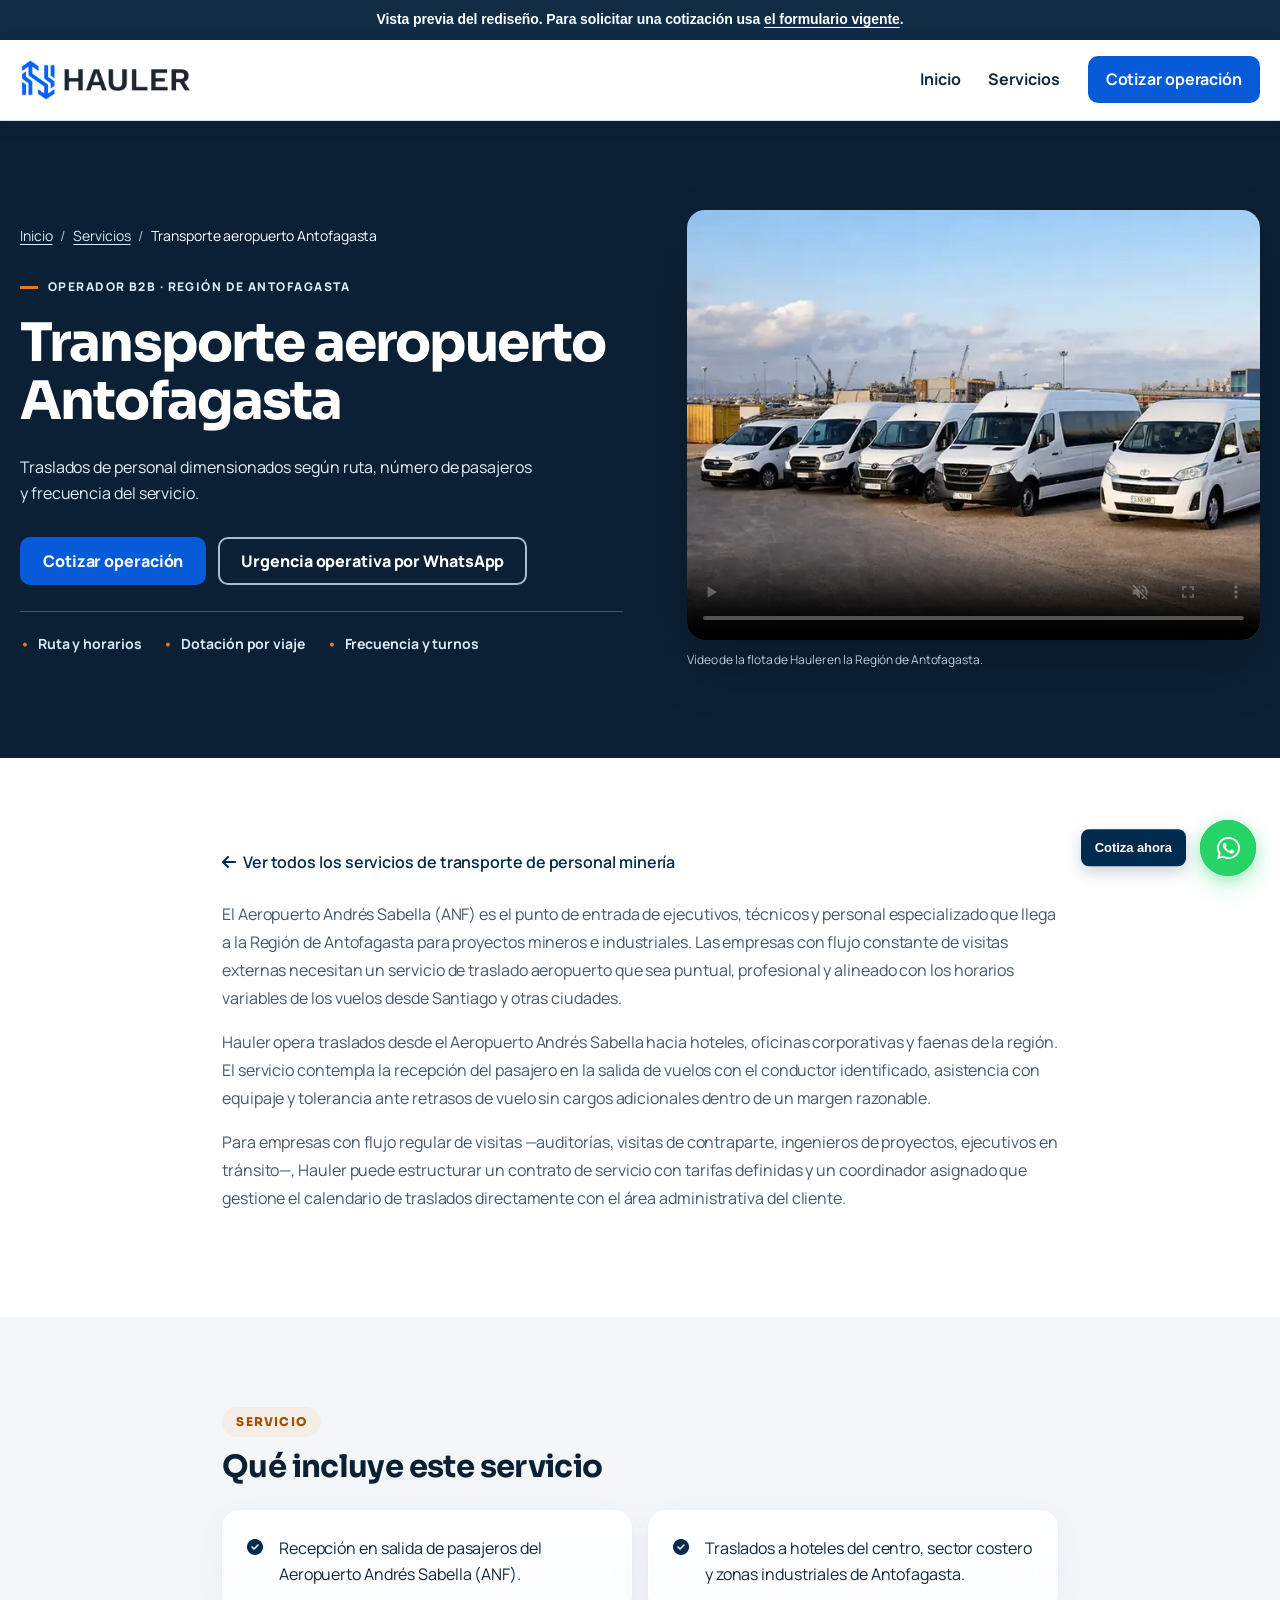
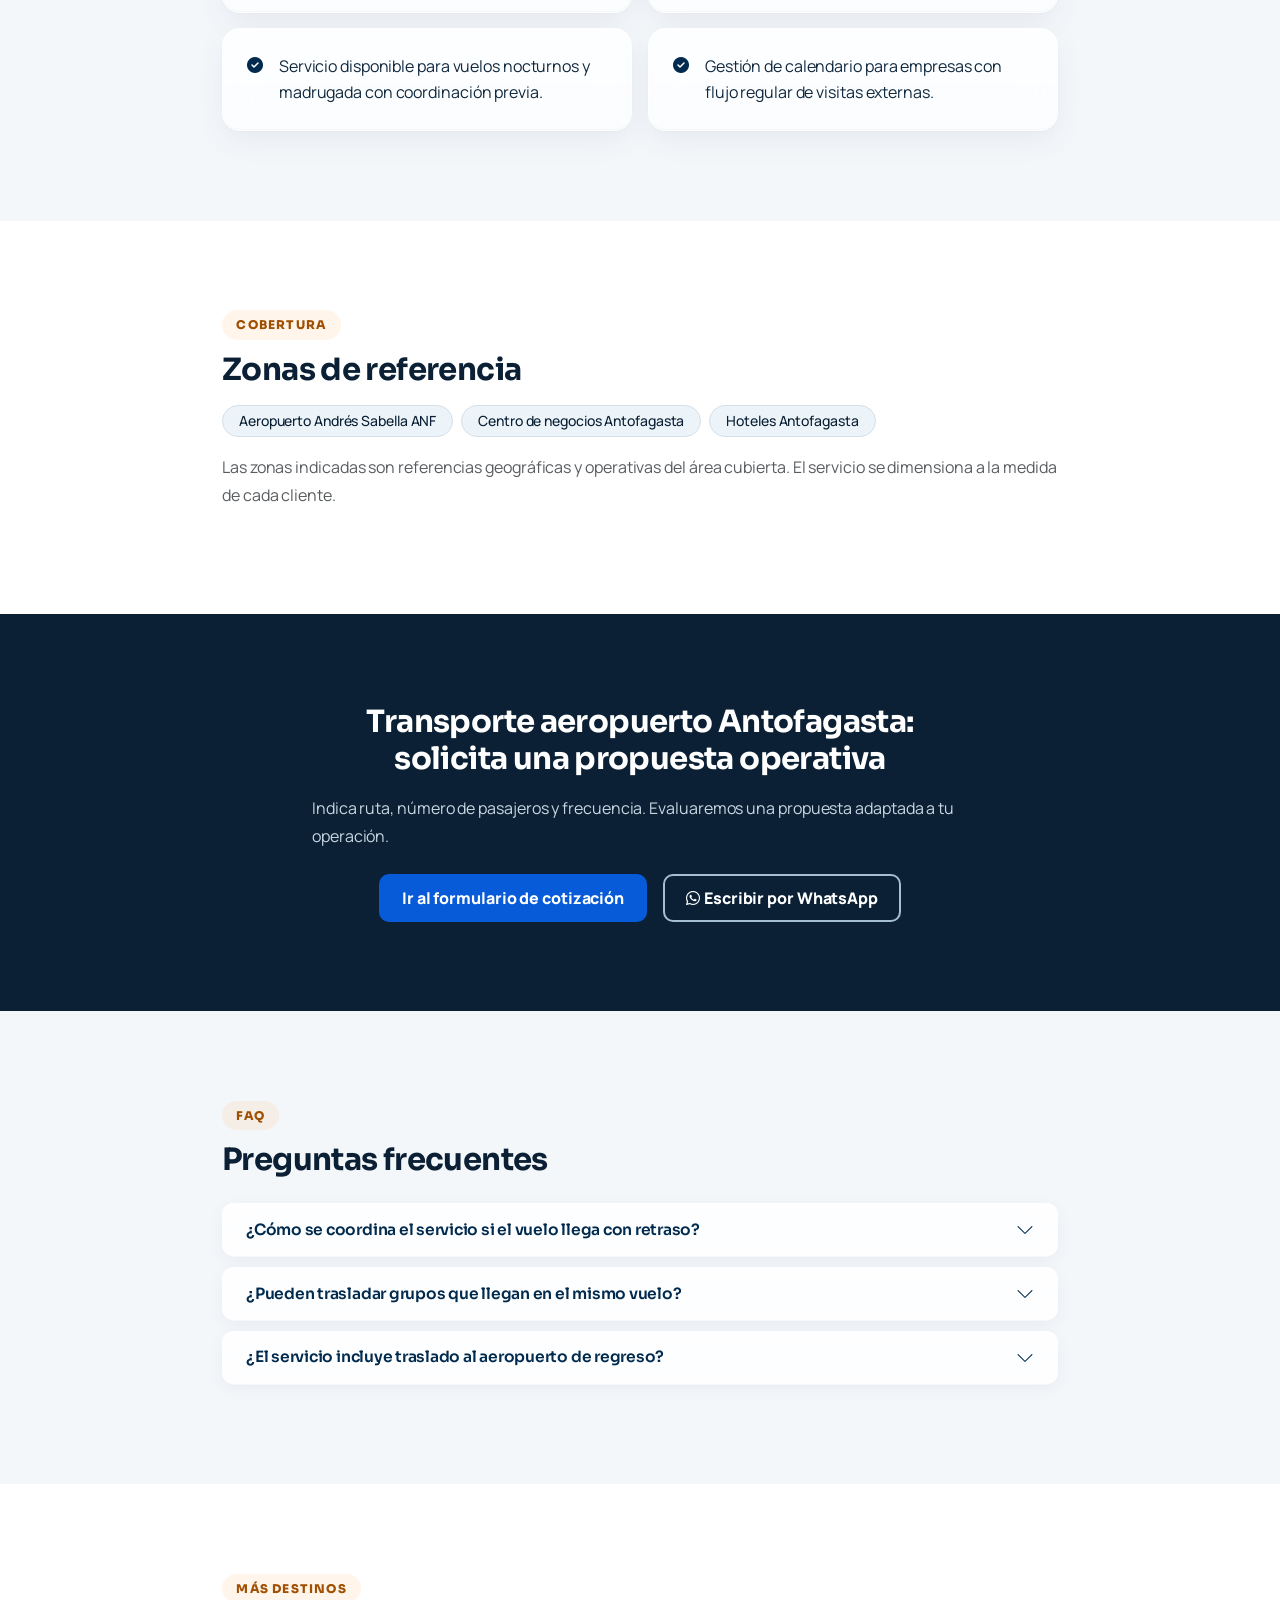
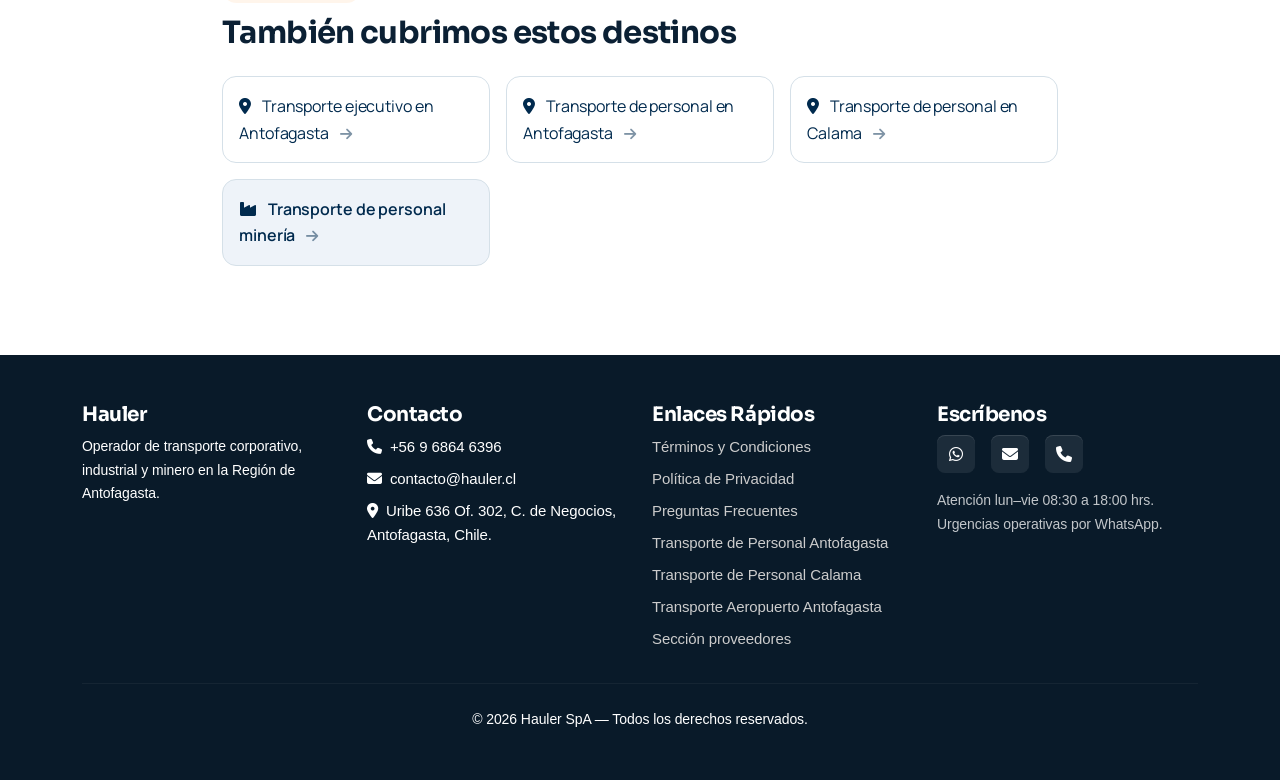
<file: transporte-aeropuerto-antofagasta.html>
<!DOCTYPE html>
<html lang="es-CL">
<head><meta name="robots" content="noindex,nofollow">

  <meta charset="UTF-8" />
  <meta name="viewport" content="width=device-width, initial-scale=1.0" />

  <!-- Título y meta -->
  <title>Transporte Aeropuerto Antofagasta | Vuelos y Faenas · Hauler</title>
  <meta name="description" content="Transporte desde el aeropuerto Andrés Sabella a hoteles, oficinas y faenas de Antofagasta. Servicio programado para empresas. Pide tu cotización.">

  <meta name="author" content="Hauler SpA">
  <meta name="theme-color" content="#002a4e">

  <!-- Canonical -->
  <link rel="canonical" href="transporte-aeropuerto-antofagasta.html" />

  <!-- Open Graph -->
  <meta property="og:type" content="website">
  <meta property="og:url" content="https://hauler.cl/transporte-aeropuerto-antofagasta">
  <meta property="og:title" content="Transporte Aeropuerto Antofagasta | Vuelos y Faenas · Hauler">
  <meta property="og:description" content="Transporte desde el aeropuerto Andrés Sabella a hoteles, oficinas y faenas de Antofagasta. Servicio programado para empresas. Pide tu cotización.">
  <meta property="og:image" content="https://hauler.cl/img/og-cover.jpg">
  <meta property="og:locale" content="es_CL">
  <meta property="og:site_name" content="Hauler SpA">

  <!-- GEO -->
  <meta name="geo.region" content="CL-AN">
  <meta name="geo.placename" content="Antofagasta, Chile">

  <!-- Preconnect -->
  <link rel="preconnect" href="https://cdnjs.cloudflare.com" crossorigin>
  <link rel="preconnect" href="https://fonts.googleapis.com">
  <link rel="preconnect" href="https://fonts.gstatic.com" crossorigin>
  <link rel="dns-prefetch" href="https://cdnjs.cloudflare.com">
  <link rel="dns-prefetch" href="https://cdn.jsdelivr.net">

  <!-- CSS — mismo orden de cascada que index.php -->
  <link rel="stylesheet" href="public_html/css/style-all-v13.min.css?v=2">
  <link rel="preload" as="image" href="public_html/img/1.webp" fetchpriority="high">
  <link rel="stylesheet" href="public_html/css/service-pages-2026.css?v=1">

  <!-- CSS no crítico (asíncrono, no bloquea el primer render): tipografías Google + Font Awesome -->
  <link rel="preload" as="style" href="https://fonts.googleapis.com/css2?family=Manrope:wght@400;500;600;700;800&family=Sora:wght@400;500;600;700;800&display=swap" onload="this.onload=null;this.rel='stylesheet'">
  <link rel="preload" as="style" href="https://cdnjs.cloudflare.com/ajax/libs/font-awesome/6.4.0/css/all.min.css" onload="this.onload=null;this.rel='stylesheet'">
  <noscript>
    <link rel="stylesheet" href="https://fonts.googleapis.com/css2?family=Manrope:wght@400;500;600;700;800&family=Sora:wght@400;500;600;700;800&display=swap">
    <link rel="stylesheet" href="https://cdnjs.cloudflare.com/ajax/libs/font-awesome/6.4.0/css/all.min.css">
  </noscript>

  <!-- Favicon -->
  <link rel="icon" type="image/png" href="public_html/LOGOS/isologo.png">
  <link rel="shortcut icon" type="image/png" href="public_html/LOGOS/isologo.png">
  <link rel="apple-touch-icon" href="public_html/LOGOS/isologo.png">

  <!-- Ajustes de presentación para landing: usa las variables del sistema v12 -->
  <style>
    /* Hero landing: poster como fondo (sin video para mejorar CWV en páginas SEO) */
    .hero--landing {
      background: url('img/hero-poster.jpg') center / cover no-repeat;
    }
    /* CTA central: gradiente de marca con variables del sistema */
    .cta-landing {
      background: linear-gradient(135deg, var(--hauler-blue, #002a4e) 0%, var(--hauler-blue-2, #003a6e) 100%);
    }
    /* Caret del efector (animations-v12.js, elementos .typewrite) */
    .typewrite--typing::after {
      content: "";
      display: inline-block;
      width: 2px;
      height: 1em;
      background: currentColor;
      margin-left: 3px;
      vertical-align: -0.1em;
      animation: tw-caret .8s steps(1) infinite;
    }
    @keyframes tw-caret { 50% { opacity: 0; } }
    /* Badges de zona: paleta del sistema */
    .badge-zona {
      background: var(--hauler-blue-soft, #eef3f9);
      color: var(--hauler-blue, #002a4e);
      font-size: .875rem;
      font-weight: 500;
    }
    /* Cards de hermanas / pillar: usa colores del sistema */
    .sister-card {
      color: var(--hauler-blue, #002a4e);
      transition: transform 0.5s var(--spring, cubic-bezier(0.34,1.45,0.64,1)),
                  box-shadow 0.5s var(--spring-soft, cubic-bezier(0.22,1.2,0.36,1));
    }
    .sister-card:hover {
      transform: translateY(-3px);
    }
    .pillar-card {
      background: var(--hauler-blue-soft, #eef3f9);
      color: var(--hauler-blue, #002a4e);
      transition: transform 0.5s var(--spring, cubic-bezier(0.34,1.45,0.64,1)),
                  box-shadow 0.5s var(--spring-soft, cubic-bezier(0.22,1.2,0.36,1));
    }
    .pillar-card:hover {
      transform: translateY(-3px);
    }
    /* Heading color: usa la variable del sistema en lugar de hardcodear #002a4e */
    .section-h2 { color: var(--hauler-blue, #002a4e); }
    /* Enlace pillar superior */
    .pillar-link { color: var(--hauler-blue, #002a4e); }
    @media (prefers-reduced-motion: reduce) {
      .sister-card, .pillar-card { transition: none !important; }
    }
  </style>

  <!-- JSON-LD: Service -->
  <script type="application/ld+json">{
    "@context": "https://schema.org",
    "@type": "Service",
    "name": "Transporte aeropuerto Antofagasta",
    "provider": {
        "@id": "https://hauler.cl/#business"
    },
    "areaServed": {
        "@type": "City",
        "name": "Antofagasta"
    },
    "url": "https://hauler.cl/transporte-aeropuerto-antofagasta"
}</script>

  <!-- JSON-LD: BreadcrumbList -->
  <script type="application/ld+json">{
    "@context": "https://schema.org",
    "@type": "BreadcrumbList",
    "itemListElement": [
        {
            "@type": "ListItem",
            "position": 1,
            "name": "Inicio",
            "item": "https://hauler.cl/"
        },
        {
            "@type": "ListItem",
            "position": 2,
            "name": "Transporte de personal minería",
            "item": "https://hauler.cl/transporte-de-personal-mineria"
        },
        {
            "@type": "ListItem",
            "position": 3,
            "name": "Transporte aeropuerto Antofagasta",
            "item": "https://hauler.cl/transporte-aeropuerto-antofagasta"
        }
    ]
}</script>

  <!-- JSON-LD: FAQPage -->
  <script type="application/ld+json">{
    "@context": "https://schema.org",
    "@type": "FAQPage",
    "mainEntity": [
        {
            "@type": "Question",
            "name": "¿Cómo se coordina el servicio si el vuelo llega con retraso?",
            "acceptedAnswer": {
                "@type": "Answer",
                "text": "El conductor monitorea el estado del vuelo. En caso de retraso, ajustamos la hora de recepción sin costo adicional dentro de un margen de espera razonable. Para retrasos prolongados coordinamos con el cliente la mejor alternativa."
            }
        },
        {
            "@type": "Question",
            "name": "¿Pueden trasladar grupos que llegan en el mismo vuelo?",
            "acceptedAnswer": {
                "@type": "Answer",
                "text": "Sí. Coordinamos el vehículo adecuado según el número de pasajeros del grupo. Para grupos grandes o con equipamiento especial, se define el tipo de vehículo con anticipación al momento de la reserva."
            }
        },
        {
            "@type": "Question",
            "name": "¿El servicio incluye traslado al aeropuerto de regreso?",
            "acceptedAnswer": {
                "@type": "Answer",
                "text": "Sí. Operamos traslados de salida hacia el aeropuerto en los horarios que el cliente requiera. Para clientes con flujo regular, coordinamos el calendario de ida y regreso de forma integrada."
            }
        }
    ]
}</script>

</head>
<body class="service-page"><div role="note" style="background:#102c45;color:#fff;padding:10px 20px;font:600 14px/1.4 Arial,sans-serif;text-align:center">Vista previa del rediseño. Para solicitar una cotización usa <a style="color:#fff;text-decoration:underline" href="https://hauler.cl/#cotizar">el formulario vigente</a>.</div>


<!-- NAVBAR -->
<a class="service-skip" href="#contenido-principal">Saltar al contenido</a>
<nav class="service-nav" aria-label="Navegación principal">
  <div class="service-shell service-nav__inner">
    <a class="service-nav__logo" href="https://hauler.cl/" aria-label="Hauler, ir al inicio">
      <img src="public_html/img/logotipohauler-nav.webp" alt="Hauler" width="234" height="60">
    </a>
    <div class="service-nav__links">
      <a href="https://hauler.cl/">Inicio</a>
      <a href="transporte-de-personal-mineria.html">Servicios</a>
      <a class="service-nav__cta" href="https://hauler.cl/#cotizar">Cotizar operación</a>
    </div>
    <details class="service-nav__mobile">
      <summary>Menú</summary>
      <div>
        <a href="https://hauler.cl/">Inicio</a>
        <a href="transporte-de-personal-mineria.html">Servicios</a>
        <a href="https://hauler.cl/#cotizar">Cotizar operación</a>
      </div>
    </details>
  </div>
</nav>


<main id="contenido-principal">
<header class="service-hero">
  <div class="service-shell service-hero__grid">
    <div class="service-hero__copy">
      <nav class="service-breadcrumb" aria-label="Ruta de navegación">
        <ol>
          <li><a href="https://hauler.cl/">Inicio</a></li>
          <li><a href="transporte-de-personal-mineria.html">Servicios</a></li>
          <li aria-current="page">Transporte aeropuerto Antofagasta</li>
        </ol>
      </nav>
      <p class="service-hero__eyebrow">Operador B2B · Región de Antofagasta</p>
      <h1>Transporte aeropuerto Antofagasta</h1>
      <p class="service-hero__lead">Traslados de personal dimensionados según ruta, número de pasajeros y frecuencia del servicio.</p>
      <div class="service-actions">
        <a href="https://hauler.cl/#cotizar" class="service-button service-button--primary">Cotizar operación</a>
        <a href="https://wa.link/te8k8u" class="service-button service-button--secondary" target="_blank" rel="noopener noreferrer">Urgencia operativa por WhatsApp</a>
      </div>
      <ul class="service-hero__facts">
        <li>Ruta y horarios</li><li>Dotación por viaje</li><li>Frecuencia y turnos</li>
      </ul>
    </div>
    <figure class="service-hero__media">
      <video class="service-hero__video" autoplay muted loop playsinline controls preload="metadata"
          poster="public_html/img/1.webp" aria-label="Video de la flota de Hauler en Antofagasta">
          <source src="public_html/img/videodeportada.mp4" type="video/mp4">
          Tu navegador no puede reproducir este video.
        </video>
      <figcaption>Video de la flota de Hauler en la Región de Antofagasta.</figcaption>
    </figure>
  </div>
</header>

  <!-- INTRO -->
  <section class="py-5">
    <div class="container" style="max-width:860px;">

      <!-- Enlace contextual al pillar -->
      <p class="mb-4">
        <a href="transporte-de-personal-mineria.html" class="text-decoration-none fw-semibold pillar-link">
          <i class="fa fa-arrow-left me-1" aria-hidden="true"></i> Ver todos los servicios de transporte de personal minería
        </a>
      </p>

              <p style="text-align:justify; line-height:1.75;">El Aeropuerto Andrés Sabella (ANF) es el punto de entrada de ejecutivos, técnicos y personal especializado que llega a la Región de Antofagasta para proyectos mineros e industriales. Las empresas con flujo constante de visitas externas necesitan un servicio de traslado aeropuerto que sea puntual, profesional y alineado con los horarios variables de los vuelos desde Santiago y otras ciudades.</p>
              <p style="text-align:justify; line-height:1.75;">Hauler opera traslados desde el Aeropuerto Andrés Sabella hacia hoteles, oficinas corporativas y faenas de la región. El servicio contempla la recepción del pasajero en la salida de vuelos con el conductor identificado, asistencia con equipaje y tolerancia ante retrasos de vuelo sin cargos adicionales dentro de un margen razonable.</p>
              <p style="text-align:justify; line-height:1.75;">Para empresas con flujo regular de visitas —auditorías, visitas de contraparte, ingenieros de proyectos, ejecutivos en tránsito—, Hauler puede estructurar un contrato de servicio con tarifas definidas y un coordinador asignado que gestione el calendario de traslados directamente con el área administrativa del cliente.</p>

    </div>
  </section>


  <!-- PUNTOS CLAVE — usa clase servicios-detallados para recibir el glassmorphism v12 -->
  <section class="servicios-detallados py-4 bg-light">
    <div class="container" style="max-width:860px;">
      <span class="section-eyebrow">Servicio</span>
      <h2 class="fw-bold mb-4 section-h2" style="font-size:1.5rem;">Qué incluye este servicio</h2>
      <div class="row g-3">
                <div class="col-12 col-md-6">
          <div class="p-4 bg-white rounded-4 h-100 d-flex align-items-start gap-3">
            <i class="fa fa-check-circle text-success mt-1 flex-shrink-0" aria-hidden="true"></i>
            <span>Recepción en salida de pasajeros del Aeropuerto Andrés Sabella (ANF).</span>
          </div>
        </div>
                <div class="col-12 col-md-6">
          <div class="p-4 bg-white rounded-4 h-100 d-flex align-items-start gap-3">
            <i class="fa fa-check-circle text-success mt-1 flex-shrink-0" aria-hidden="true"></i>
            <span>Traslados a hoteles del centro, sector costero y zonas industriales de Antofagasta.</span>
          </div>
        </div>
                <div class="col-12 col-md-6">
          <div class="p-4 bg-white rounded-4 h-100 d-flex align-items-start gap-3">
            <i class="fa fa-check-circle text-success mt-1 flex-shrink-0" aria-hidden="true"></i>
            <span>Servicio disponible para vuelos nocturnos y madrugada con coordinación previa.</span>
          </div>
        </div>
                <div class="col-12 col-md-6">
          <div class="p-4 bg-white rounded-4 h-100 d-flex align-items-start gap-3">
            <i class="fa fa-check-circle text-success mt-1 flex-shrink-0" aria-hidden="true"></i>
            <span>Gestión de calendario para empresas con flujo regular de visitas externas.</span>
          </div>
        </div>
              </div>
    </div>
  </section>


  <!-- ZONAS DE REFERENCIA -->
    <section class="py-4">
    <div class="container" style="max-width:860px;">
      <span class="section-eyebrow">Cobertura</span>
      <h2 class="fw-bold mb-3 section-h2" style="font-size:1.5rem;">Zonas de referencia</h2>
      <div class="d-flex flex-wrap gap-2">
                  <span class="badge badge-zona rounded-pill px-3 py-2">Aeropuerto Andrés Sabella ANF</span>
                  <span class="badge badge-zona rounded-pill px-3 py-2">Centro de negocios Antofagasta</span>
                  <span class="badge badge-zona rounded-pill px-3 py-2">Hoteles Antofagasta</span>
              </div>
      <p class="mt-3 text-muted small">Las zonas indicadas son referencias geográficas y operativas del área cubierta. El servicio se dimensiona a la medida de cada cliente.</p>
    </div>
  </section>


  <!-- CTA CENTRAL — gradiente usa variables del sistema (--hauler-blue, --hauler-blue-2) -->
  <section class="cta-landing py-5">
    <div class="container text-center text-white" style="max-width:680px;">
      <h2 class="fw-bold mb-3 text-white" style="font-size:1.6rem;">Transporte aeropuerto Antofagasta: solicita una propuesta operativa</h2>
      <p class="mb-4 text-white" style="opacity:.9;">Indica ruta, número de pasajeros y frecuencia. Evaluaremos una propuesta adaptada a tu operación.</p>
      <div class="d-flex gap-3 justify-content-center flex-wrap">
        <a href="https://hauler.cl/#cotizar" class="service-button service-button--primary">Ir al formulario de cotización</a>
        <a href="https://wa.link/te8k8u" target="_blank" rel="noopener noreferrer" class="service-button service-button--secondary">
          <i class="fab fa-whatsapp me-1" aria-hidden="true"></i> Escribir por WhatsApp
        </a>
      </div>
    </div>
  </section>


  <!-- FAQ — seccion-faq activa los estilos de glassmorphism del accordion en v12 -->
  <section class="seccion-faq py-5 bg-light">
    <div class="container" style="max-width:860px;">
      <span class="section-eyebrow">FAQ</span>
      <h2 class="fw-bold mb-4 section-h2" style="font-size:1.5rem;">Preguntas frecuentes</h2>
      <div class="accordion" id="faqLandingAccordion">
                <div class="accordion-item">
          <h3 class="accordion-header">
            <button class="accordion-button collapsed" type="button"
                    data-bs-toggle="collapse"
                    data-bs-target="#faqItem0"
                    aria-expanded="false"
                    aria-controls="faqItem0">
              ¿Cómo se coordina el servicio si el vuelo llega con retraso?            </button>
          </h3>
          <div id="faqItem0" class="accordion-collapse collapse" data-bs-parent="#faqLandingAccordion">
            <div class="accordion-body">
              El conductor monitorea el estado del vuelo. En caso de retraso, ajustamos la hora de recepción sin costo adicional dentro de un margen de espera razonable. Para retrasos prolongados coordinamos con el cliente la mejor alternativa.            </div>
          </div>
        </div>
                <div class="accordion-item">
          <h3 class="accordion-header">
            <button class="accordion-button collapsed" type="button"
                    data-bs-toggle="collapse"
                    data-bs-target="#faqItem1"
                    aria-expanded="false"
                    aria-controls="faqItem1">
              ¿Pueden trasladar grupos que llegan en el mismo vuelo?            </button>
          </h3>
          <div id="faqItem1" class="accordion-collapse collapse" data-bs-parent="#faqLandingAccordion">
            <div class="accordion-body">
              Sí. Coordinamos el vehículo adecuado según el número de pasajeros del grupo. Para grupos grandes o con equipamiento especial, se define el tipo de vehículo con anticipación al momento de la reserva.            </div>
          </div>
        </div>
                <div class="accordion-item">
          <h3 class="accordion-header">
            <button class="accordion-button collapsed" type="button"
                    data-bs-toggle="collapse"
                    data-bs-target="#faqItem2"
                    aria-expanded="false"
                    aria-controls="faqItem2">
              ¿El servicio incluye traslado al aeropuerto de regreso?            </button>
          </h3>
          <div id="faqItem2" class="accordion-collapse collapse" data-bs-parent="#faqLandingAccordion">
            <div class="accordion-body">
              Sí. Operamos traslados de salida hacia el aeropuerto en los horarios que el cliente requiera. Para clientes con flujo regular, coordinamos el calendario de ida y regreso de forma integrada.            </div>
          </div>
        </div>
              </div>
    </div>
  </section>


  <!-- LANDINGS HERMANAS (siloing) — clases del sistema, sin inline styles de color/transition -->
    <section class="py-5">
    <div class="container" style="max-width:860px;">
      <span class="section-eyebrow">Más destinos</span>
      <h2 class="fw-bold mb-4 section-h2" style="font-size:1.5rem;">También cubrimos estos destinos</h2>
      <div class="row g-3">
                            <div class="col-12 col-sm-6 col-md-4">
            <a href="transporte-ejecutivo-antofagasta.html"
               class="d-block p-3 bg-white rounded-4 shadow-sm text-decoration-none h-100 sister-card">
              <i class="fa fa-map-marker-alt me-2 text-primary" aria-hidden="true"></i>
              Transporte ejecutivo en Antofagasta              <i class="fa fa-arrow-right ms-2 small opacity-50" aria-hidden="true"></i>
            </a>
          </div>
                                      <div class="col-12 col-sm-6 col-md-4">
            <a href="transporte-de-personal-antofagasta.html"
               class="d-block p-3 bg-white rounded-4 shadow-sm text-decoration-none h-100 sister-card">
              <i class="fa fa-map-marker-alt me-2 text-primary" aria-hidden="true"></i>
              Transporte de personal en Antofagasta              <i class="fa fa-arrow-right ms-2 small opacity-50" aria-hidden="true"></i>
            </a>
          </div>
                                      <div class="col-12 col-sm-6 col-md-4">
            <a href="transporte-de-personal-calama.html"
               class="d-block p-3 bg-white rounded-4 shadow-sm text-decoration-none h-100 sister-card">
              <i class="fa fa-map-marker-alt me-2 text-primary" aria-hidden="true"></i>
              Transporte de personal en Calama              <i class="fa fa-arrow-right ms-2 small opacity-50" aria-hidden="true"></i>
            </a>
          </div>
                          <!-- Enlace al pillar -->
        <div class="col-12 col-sm-6 col-md-4">
          <a href="transporte-de-personal-mineria.html"
             class="d-block p-3 rounded-4 shadow-sm text-decoration-none h-100 fw-semibold pillar-card">
            <i class="fa fa-industry me-2 text-primary" aria-hidden="true"></i>
            Transporte de personal minería
            <i class="fa fa-arrow-right ms-2 small opacity-50" aria-hidden="true"></i>
          </a>
        </div>
      </div>
    </div>
  </section>

</main>


<!-- FOOTER -->
<footer class="footer bg-dark-blue text-white py-5">
  <div class="container">
    <div class="row justify-content-center text-start">
      <div class="col-12 col-md-3 mb-4 mb-md-0">
        <h3 class="h5 fw-bold">Hauler</h3>
        <p class="small mb-0">Operador de transporte corporativo, industrial y minero en la Región de Antofagasta.</p>
      </div>
      <div class="col-12 col-md-3 mb-4 mb-md-0">
        <h3 class="h5 fw-bold">Contacto</h3>
        <ul class="list-unstyled small mb-0">
          <li><i class="fa fa-phone me-2" aria-hidden="true"></i><a href="tel:+56968646396" style="color:#fff; text-decoration:none;">+56 9 6864 6396</a></li>
          <li><i class="fa fa-envelope me-2" aria-hidden="true"></i><a href="mailto:contacto@hauler.cl" style="color:#fff; text-decoration:none;">contacto@hauler.cl</a></li>
          <li><i class="fa fa-map-marker-alt me-2" aria-hidden="true"></i>Uribe 636 Of. 302, C. de Negocios, Antofagasta, Chile.</li>
        </ul>
      </div>
      <div class="col-12 col-md-3 mb-4 mb-md-0">
        <h3 class="h5 fw-bold">Enlaces Rápidos</h3>
        <ul class="list-unstyled small mb-0">
          <li><a href="#" class="footer-link" data-bs-toggle="modal" data-bs-target="#terminosModal">Términos y Condiciones</a></li>
          <li><a href="#" class="footer-link" data-bs-toggle="modal" data-bs-target="#privacidadModal">Política de Privacidad</a></li>
          <li><a href="https://hauler.cl/#preguntas-frecuentes" class="footer-link">Preguntas Frecuentes</a></li>
          <li class="mt-2"><a href="transporte-de-personal-antofagasta.html" class="footer-link">Transporte de Personal Antofagasta</a></li>
          <li><a href="transporte-de-personal-calama.html" class="footer-link">Transporte de Personal Calama</a></li>
          <li><a href="transporte-aeropuerto-antofagasta.html" class="footer-link">Transporte Aeropuerto Antofagasta</a></li>
          <li><a href="https://hauler.cl/seccionproveedores" class="footer-link">Sección proveedores</a></li>
        </ul>
      </div>
      <div class="col-12 col-md-3">
        <h3 class="h5 fw-bold">Escríbenos</h3>
        <div class="d-flex gap-3">
          <a href="https://wa.link/te8k8u" target="_blank" rel="noopener noreferrer" class="text-white fs-5" aria-label="WhatsApp Hauler"><i class="fab fa-whatsapp" aria-hidden="true"></i></a>
          <a href="mailto:contacto@hauler.cl" class="text-white fs-5" aria-label="Correo Hauler"><i class="fa fa-envelope" aria-hidden="true"></i></a>
          <a href="tel:+56968646396" class="text-white fs-5" aria-label="Llamar a Hauler"><i class="fa fa-phone" aria-hidden="true"></i></a>
        </div>
        <p class="small mt-3 mb-0" style="opacity:.75;">Atención lun–vie 08:30 a 18:00 hrs. Urgencias operativas por WhatsApp.</p>
      </div>
    </div>
    <hr class="border-secondary my-4" />
    <p class="text-center small mb-0">&copy; 2026 Hauler SpA — Todos los derechos reservados.</p>
  </div>
</footer>


<!-- Modal: Términos y Condiciones — idéntico al de index.php -->
<div class="modal fade" id="terminosModal" tabindex="-1" aria-labelledby="terminosLabel" aria-hidden="true">
  <div class="modal-dialog modal-lg modal-dialog-scrollable modal-dialog-centered">
    <div class="modal-content">
      <div class="modal-header">
        <h5 class="modal-title" id="terminosLabel"><i class="fa fa-file-contract me-2"></i>Términos y Condiciones de Hauler</h5>
        <button type="button" class="btn-close" data-bs-dismiss="modal" aria-label="Cerrar"></button>
      </div>
      <div class="modal-body text-dark">
        <h6><i class="fa fa-book me-2 text-primary"></i>1. Introducción</h6>
        <p>El presente documento establece los términos y condiciones bajo los cuales Hauler SpA presta servicios de transporte de carga y personal en Chile. Al contratar nuestros servicios, el cliente acepta íntegramente estas condiciones.</p>
        <h6><i class="fa fa-align-left me-2 text-primary"></i>2. Definiciones</h6>
        <ul>
          <li><strong>Cliente:</strong> Persona natural o jurídica que contrata los servicios de Hauler.</li>
          <li><strong>Servicio:</strong> Transporte de carga o personal solicitado a Hauler.</li>
          <li><strong>Contrato:</strong> Acuerdo entre Hauler y el Cliente que regula las condiciones específicas del servicio.</li>
        </ul>
        <h6><i class="fa fa-truck me-2 text-primary"></i>3. Servicios Ofrecidos</h6>
        <ul>
          <li>Transporte de personal industrial.</li>
          <li>Movilidad corporativa para faenas mineras.</li>
          <li>Servicios logísticos complementarios.</li>
        </ul>
        <h6><i class="fa fa-check-circle me-2 text-primary"></i>4. Condiciones de Servicio</h6>
        <ul>
          <li>Los servicios están sujetos a disponibilidad y confirmación por parte de Hauler.</li>
          <li>El Cliente debe proporcionar información veraz y completa para la correcta prestación del servicio.</li>
          <li>Modificaciones o cancelaciones deben ser informadas con al menos 24 horas de anticipación.</li>
        </ul>
        <h6><i class="fa fa-shield-alt me-2 text-primary"></i>5. Responsabilidades</h6>
        <ul>
          <li>Hauler se compromete a prestar los servicios con profesionalismo y conforme a la normativa legal chilena.</li>
          <li>No se hace responsable por demoras o incumplimientos derivados de causas de fuerza mayor.</li>
        </ul>
        <h6><i class="fa fa-dollar-sign me-2 text-primary"></i>6. Tarifas y Pagos</h6>
        <ul>
          <li>Las tarifas serán informadas previamente al Cliente.</li>
          <li>El pago debe realizarse según lo acordado en el contrato. Retrasos pueden generar intereses por mora.</li>
        </ul>
        <h6><i class="fa fa-copyright me-2 text-primary"></i>7. Propiedad Intelectual</h6>
        <p>Todos los contenidos y materiales proporcionados por Hauler son propiedad de la empresa y no pueden ser utilizados sin autorización.</p>
        <h6><i class="fa fa-gavel me-2 text-primary"></i>8. Legislación Aplicable</h6>
        <p>Estos términos se rigen por las leyes de la República de Chile. Cualquier disputa será resuelta por los tribunales competentes de Antofagasta.</p>
      </div>
      <div class="modal-footer">
        <button type="button" class="btn btn-secondary" data-bs-dismiss="modal">Cerrar</button>
      </div>
    </div>
  </div>
</div>


<!-- Modal: Política de Privacidad — idéntico al de index.php -->
<div class="modal fade" id="privacidadModal" tabindex="-1" aria-labelledby="privacidadLabel" aria-hidden="true">
  <div class="modal-dialog modal-lg modal-dialog-scrollable modal-dialog-centered">
    <div class="modal-content">
      <div class="modal-header">
        <h5 class="modal-title" id="privacidadLabel"><i class="fa fa-user-shield me-2"></i>Política de Privacidad de Hauler</h5>
        <button type="button" class="btn-close" data-bs-dismiss="modal" aria-label="Cerrar"></button>
      </div>
      <div class="modal-body text-dark">
        <h6><i class="fa fa-book me-2 text-primary"></i>1. Introducción</h6>
        <p>Hauler SpA se compromete a proteger la privacidad de sus clientes y usuarios, conforme a la Ley N° 19.628 sobre Protección de la Vida Privada.</p>
        <h6><i class="fa fa-database me-2 text-primary"></i>2. Datos Recopilados</h6>
        <p>Recopilamos datos personales como nombre, RUT, dirección, correo electrónico y teléfono, necesarios para la prestación de nuestros servicios.</p>
        <h6><i class="fa fa-user-check me-2 text-primary"></i>3. Uso de los Datos</h6>
        <ul>
          <li>Prestación de servicios contratados.</li>
          <li>Comunicación con el Cliente.</li>
          <li>Cumplimiento de obligaciones legales.</li>
        </ul>
        <h6><i class="fa fa-shield-alt me-2 text-primary"></i>4. Seguridad de los Datos</h6>
        <p>Implementamos medidas de seguridad para proteger los datos personales contra accesos no autorizados o usos indebidos.</p>
        <h6><i class="fa fa-envelope me-2 text-primary"></i>5. Derechos del Usuario</h6>
        <p>El Cliente puede ejercer sus derechos de acceso, rectificación, cancelación y oposición enviando una solicitud a <strong>contacto@hauler.cl</strong>.</p>
        <h6><i class="fa fa-edit me-2 text-primary"></i>6. Modificaciones</h6>
        <p>Hauler se reserva el derecho de modificar esta política. Las modificaciones serán informadas a través de nuestro sitio web.</p>
      </div>
      <div class="modal-footer">
        <button type="button" class="btn btn-secondary" data-bs-dismiss="modal">Cerrar</button>
      </div>
    </div>
  </div>
</div>


<!-- WhatsApp flotante -->
<a href="https://wa.link/te8k8u"
   class="whatsapp-float"
   target="_blank"
   rel="noopener noreferrer"
   title="Chatea con nosotros por WhatsApp"
   aria-label="Contactar Hauler por WhatsApp">
  <i class="fab fa-whatsapp" aria-hidden="true"></i>
</a>

<script src="https://cdn.jsdelivr.net/npm/bootstrap@5.3.3/dist/js/bootstrap.bundle.min.js" integrity="sha384-YvpcrYf0tY3lHB60NNkmXc5s9fDVZLESaAA55NDzOxhy9GkcIdslK1eN7N6jIeHz" crossorigin="anonymous" defer></script>


<!-- Saludo Fiestas Patrias 2026 - TEMPORAL, retirar despues del lunes 21-sep -->

<script src="public_html/js/service-video.js?v=1" defer></script>
</body>
</html>
</file>
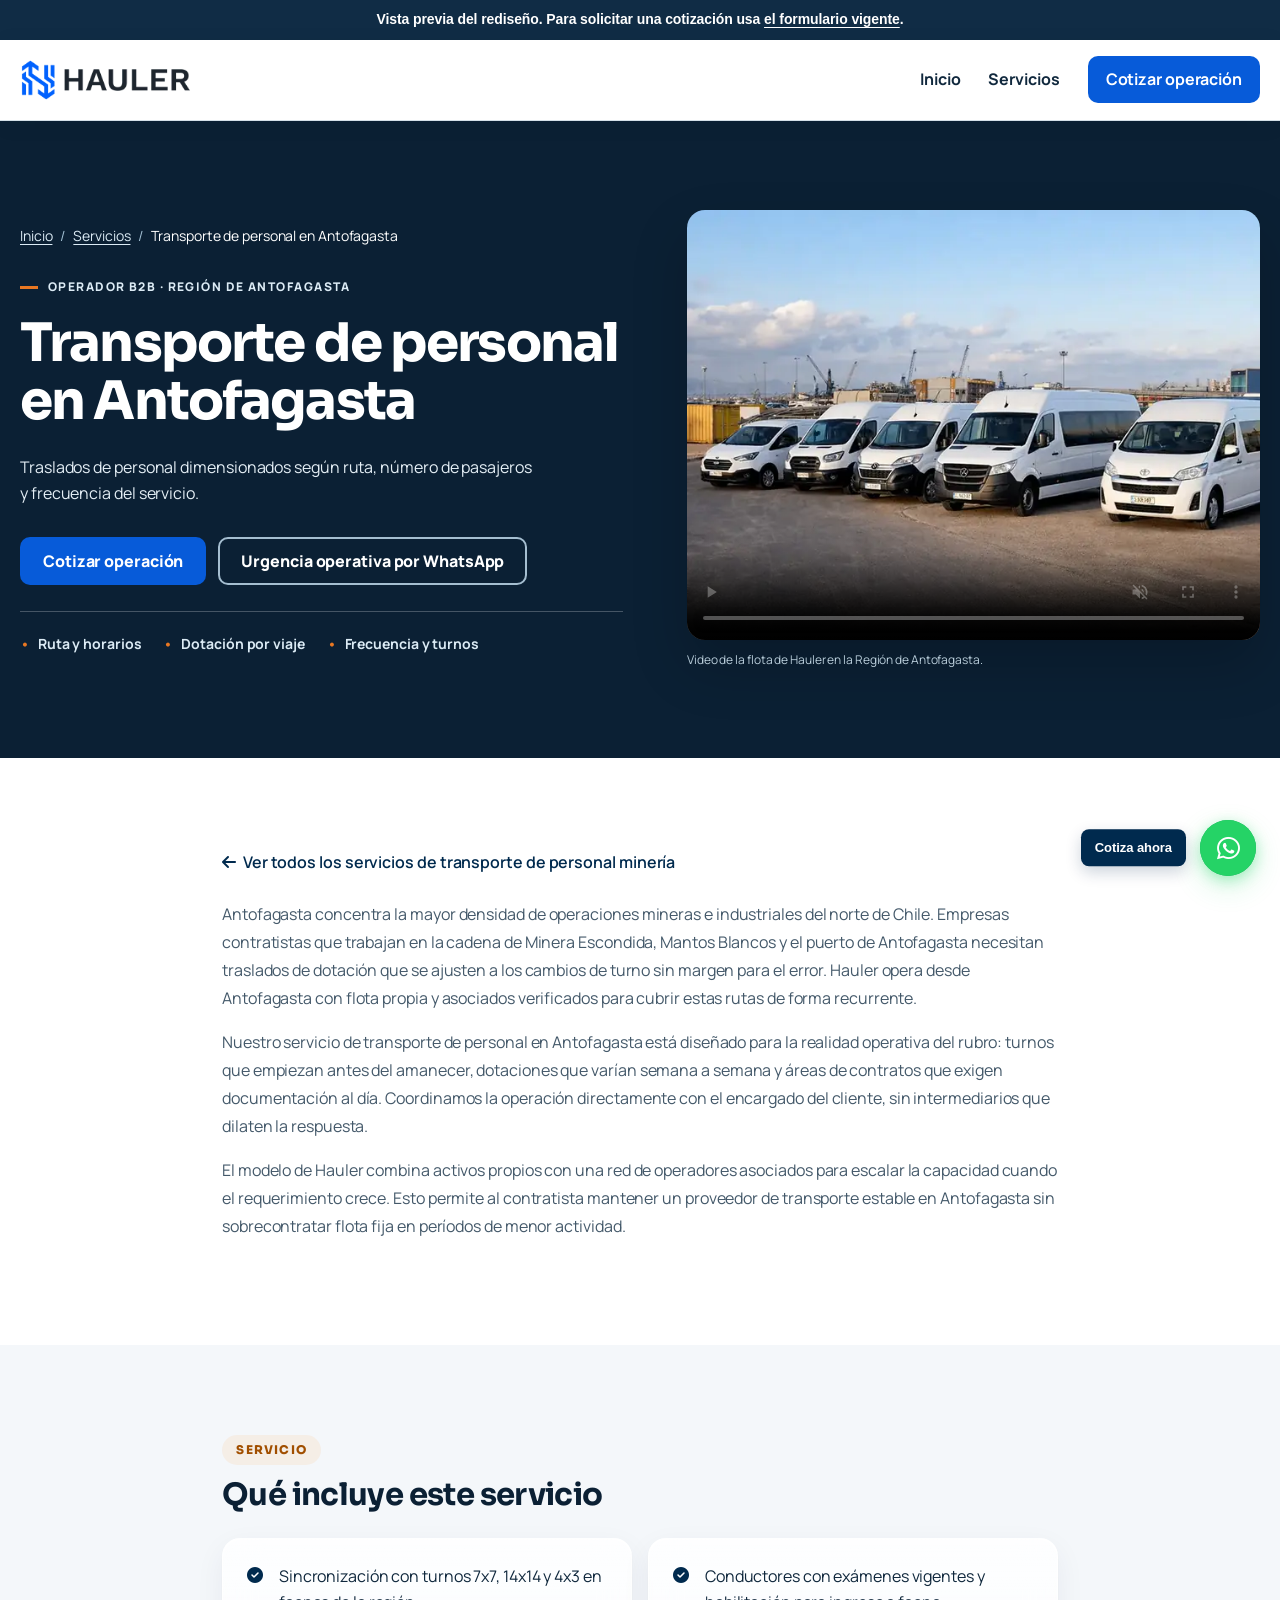
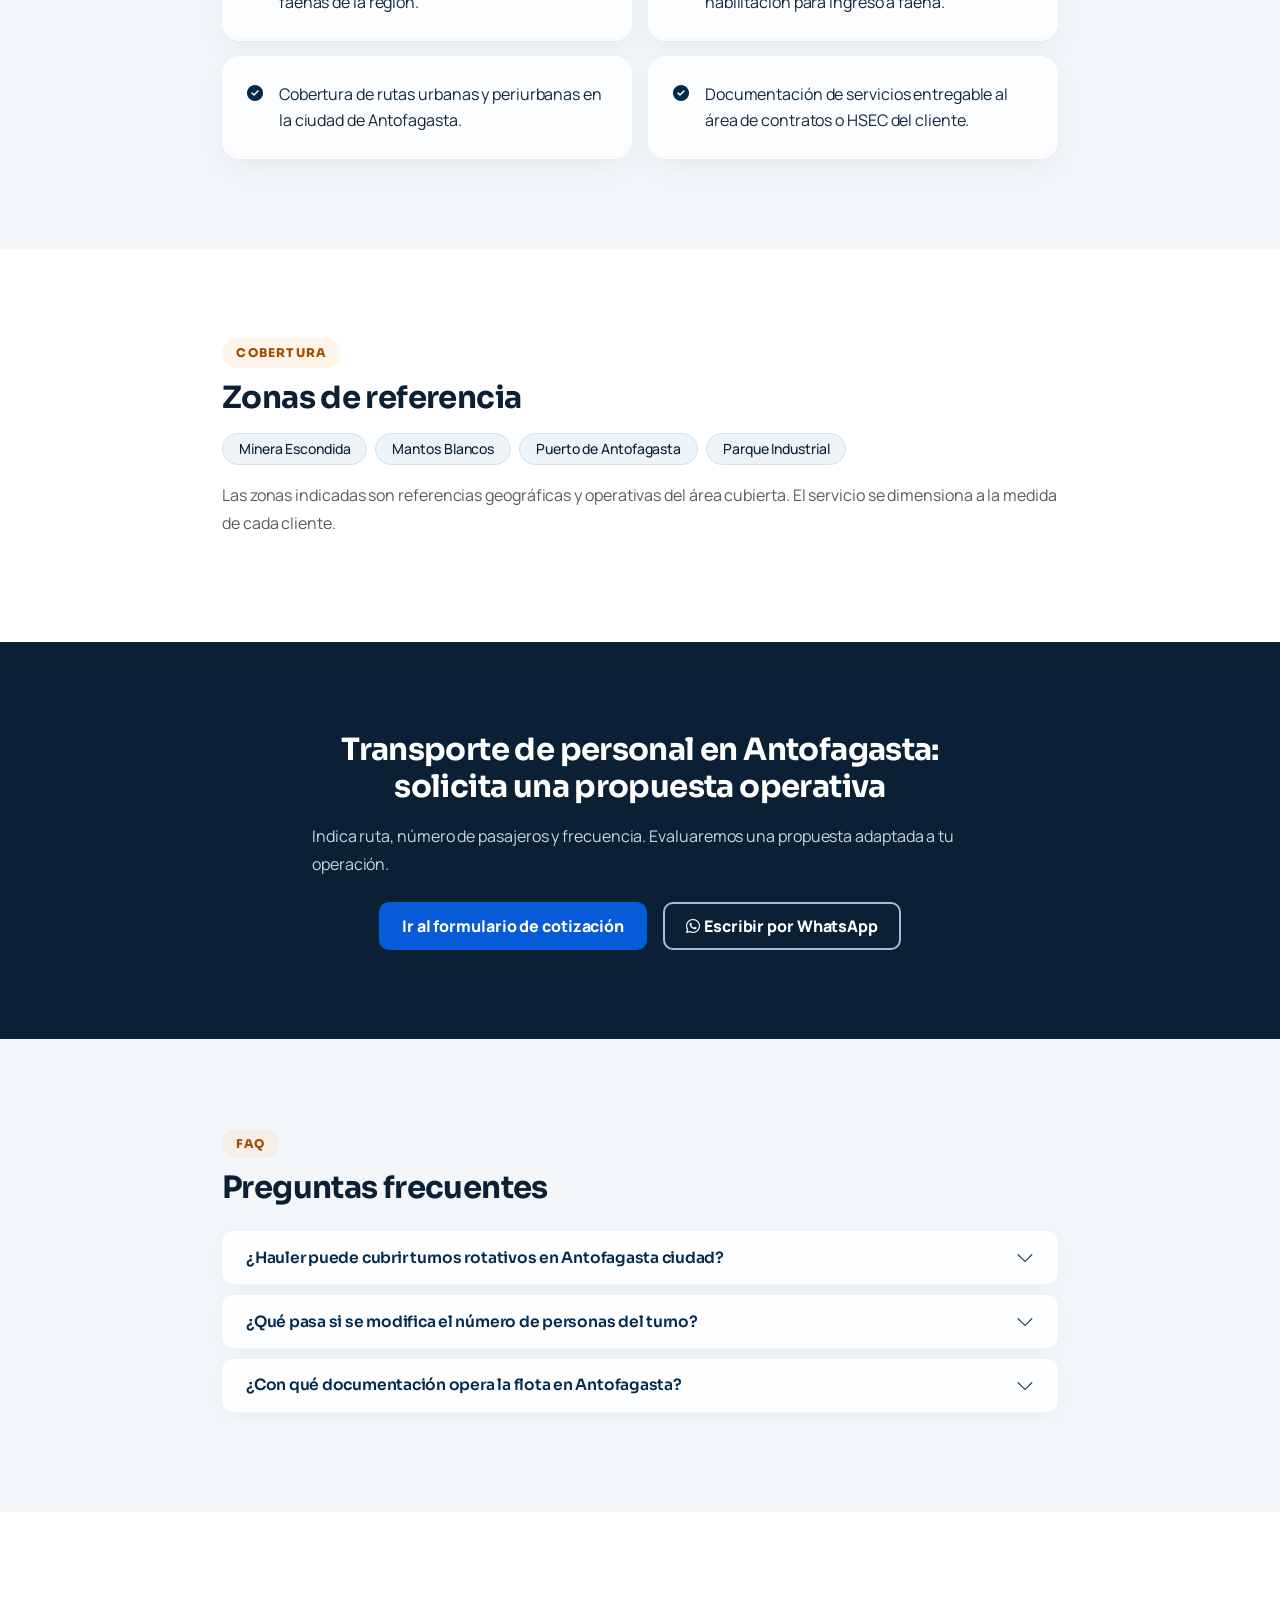
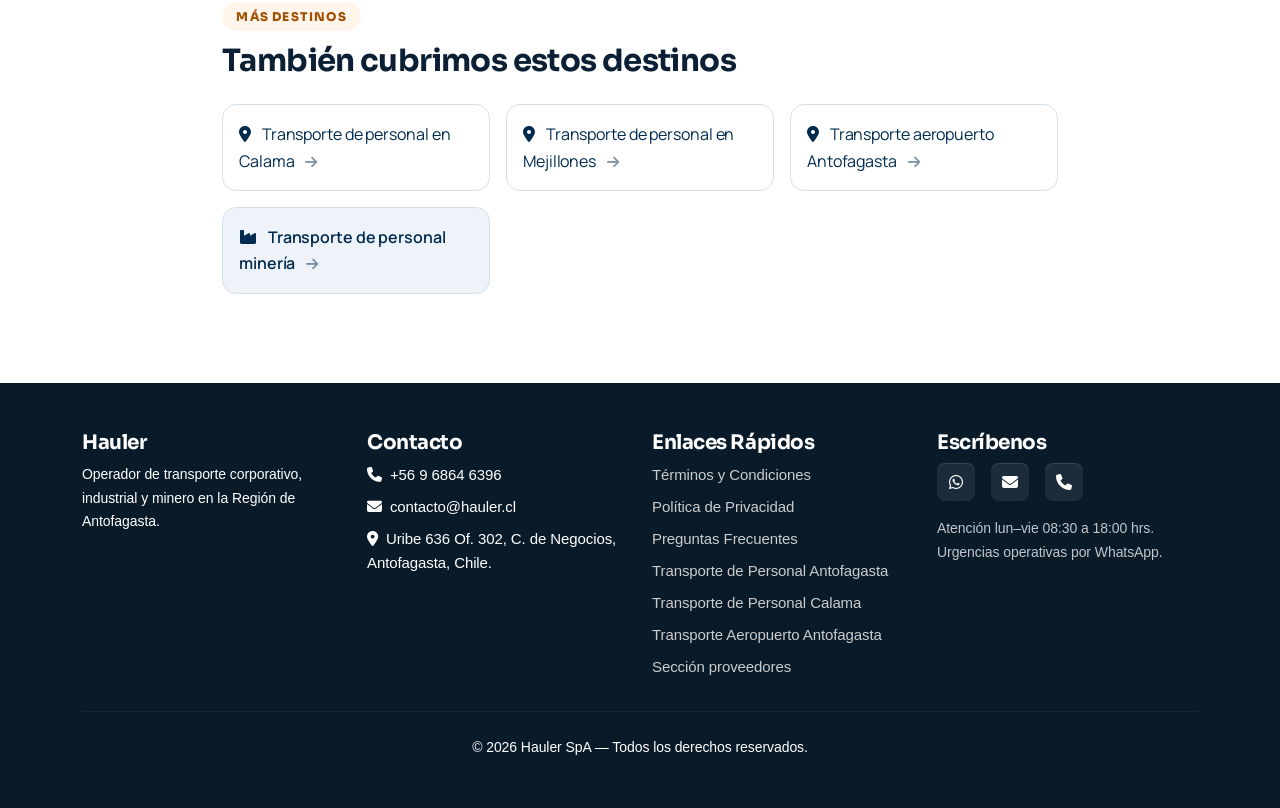
<file: transporte-de-personal-antofagasta.html>
<!DOCTYPE html>
<html lang="es-CL">
<head><meta name="robots" content="noindex,nofollow">

  <meta charset="UTF-8" />
  <meta name="viewport" content="width=device-width, initial-scale=1.0" />

  <!-- Título y meta -->
  <title>Transporte de Personal Antofagasta | Turnos 7x7 · Hauler</title>
  <meta name="description" content="Transporte de personal en Antofagasta para contratistas mineros e industriales: turnos 7x7, 14x14 y 4x3, flota documentada y contacto directo. Cotiza hoy.">

  <meta name="author" content="Hauler SpA">
  <meta name="theme-color" content="#002a4e">

  <!-- Canonical -->
  <link rel="canonical" href="transporte-de-personal-antofagasta.html" />

  <!-- Open Graph -->
  <meta property="og:type" content="website">
  <meta property="og:url" content="https://hauler.cl/transporte-de-personal-antofagasta">
  <meta property="og:title" content="Transporte de Personal Antofagasta | Turnos 7x7 · Hauler">
  <meta property="og:description" content="Transporte de personal en Antofagasta para contratistas mineros e industriales: turnos 7x7, 14x14 y 4x3, flota documentada y contacto directo. Cotiza hoy.">
  <meta property="og:image" content="https://hauler.cl/img/og-cover.jpg">
  <meta property="og:locale" content="es_CL">
  <meta property="og:site_name" content="Hauler SpA">

  <!-- GEO -->
  <meta name="geo.region" content="CL-AN">
  <meta name="geo.placename" content="Antofagasta, Chile">

  <!-- Preconnect -->
  <link rel="preconnect" href="https://cdnjs.cloudflare.com" crossorigin>
  <link rel="preconnect" href="https://fonts.googleapis.com">
  <link rel="preconnect" href="https://fonts.gstatic.com" crossorigin>
  <link rel="dns-prefetch" href="https://cdnjs.cloudflare.com">
  <link rel="dns-prefetch" href="https://cdn.jsdelivr.net">

  <!-- CSS — mismo orden de cascada que index.php -->
  <link rel="stylesheet" href="public_html/css/style-all-v13.min.css?v=2">
  <link rel="preload" as="image" href="public_html/img/1.webp" fetchpriority="high">
  <link rel="stylesheet" href="public_html/css/service-pages-2026.css?v=1">

  <!-- CSS no crítico (asíncrono, no bloquea el primer render): tipografías Google + Font Awesome -->
  <link rel="preload" as="style" href="https://fonts.googleapis.com/css2?family=Manrope:wght@400;500;600;700;800&family=Sora:wght@400;500;600;700;800&display=swap" onload="this.onload=null;this.rel='stylesheet'">
  <link rel="preload" as="style" href="https://cdnjs.cloudflare.com/ajax/libs/font-awesome/6.4.0/css/all.min.css" onload="this.onload=null;this.rel='stylesheet'">
  <noscript>
    <link rel="stylesheet" href="https://fonts.googleapis.com/css2?family=Manrope:wght@400;500;600;700;800&family=Sora:wght@400;500;600;700;800&display=swap">
    <link rel="stylesheet" href="https://cdnjs.cloudflare.com/ajax/libs/font-awesome/6.4.0/css/all.min.css">
  </noscript>

  <!-- Favicon -->
  <link rel="icon" type="image/png" href="public_html/LOGOS/isologo.png">
  <link rel="shortcut icon" type="image/png" href="public_html/LOGOS/isologo.png">
  <link rel="apple-touch-icon" href="public_html/LOGOS/isologo.png">

  <!-- Ajustes de presentación para landing: usa las variables del sistema v12 -->
  <style>
    /* Hero landing: poster como fondo (sin video para mejorar CWV en páginas SEO) */
    .hero--landing {
      background: url('img/hero-poster.jpg') center / cover no-repeat;
    }
    /* CTA central: gradiente de marca con variables del sistema */
    .cta-landing {
      background: linear-gradient(135deg, var(--hauler-blue, #002a4e) 0%, var(--hauler-blue-2, #003a6e) 100%);
    }
    /* Caret del efector (animations-v12.js, elementos .typewrite) */
    .typewrite--typing::after {
      content: "";
      display: inline-block;
      width: 2px;
      height: 1em;
      background: currentColor;
      margin-left: 3px;
      vertical-align: -0.1em;
      animation: tw-caret .8s steps(1) infinite;
    }
    @keyframes tw-caret { 50% { opacity: 0; } }
    /* Badges de zona: paleta del sistema */
    .badge-zona {
      background: var(--hauler-blue-soft, #eef3f9);
      color: var(--hauler-blue, #002a4e);
      font-size: .875rem;
      font-weight: 500;
    }
    /* Cards de hermanas / pillar: usa colores del sistema */
    .sister-card {
      color: var(--hauler-blue, #002a4e);
      transition: transform 0.5s var(--spring, cubic-bezier(0.34,1.45,0.64,1)),
                  box-shadow 0.5s var(--spring-soft, cubic-bezier(0.22,1.2,0.36,1));
    }
    .sister-card:hover {
      transform: translateY(-3px);
    }
    .pillar-card {
      background: var(--hauler-blue-soft, #eef3f9);
      color: var(--hauler-blue, #002a4e);
      transition: transform 0.5s var(--spring, cubic-bezier(0.34,1.45,0.64,1)),
                  box-shadow 0.5s var(--spring-soft, cubic-bezier(0.22,1.2,0.36,1));
    }
    .pillar-card:hover {
      transform: translateY(-3px);
    }
    /* Heading color: usa la variable del sistema en lugar de hardcodear #002a4e */
    .section-h2 { color: var(--hauler-blue, #002a4e); }
    /* Enlace pillar superior */
    .pillar-link { color: var(--hauler-blue, #002a4e); }
    @media (prefers-reduced-motion: reduce) {
      .sister-card, .pillar-card { transition: none !important; }
    }
  </style>

  <!-- JSON-LD: Service -->
  <script type="application/ld+json">{
    "@context": "https://schema.org",
    "@type": "Service",
    "name": "Transporte de personal en Antofagasta",
    "provider": {
        "@id": "https://hauler.cl/#business"
    },
    "areaServed": {
        "@type": "City",
        "name": "Antofagasta"
    },
    "url": "https://hauler.cl/transporte-de-personal-antofagasta"
}</script>

  <!-- JSON-LD: BreadcrumbList -->
  <script type="application/ld+json">{
    "@context": "https://schema.org",
    "@type": "BreadcrumbList",
    "itemListElement": [
        {
            "@type": "ListItem",
            "position": 1,
            "name": "Inicio",
            "item": "https://hauler.cl/"
        },
        {
            "@type": "ListItem",
            "position": 2,
            "name": "Transporte de personal minería",
            "item": "https://hauler.cl/transporte-de-personal-mineria"
        },
        {
            "@type": "ListItem",
            "position": 3,
            "name": "Transporte de personal en Antofagasta",
            "item": "https://hauler.cl/transporte-de-personal-antofagasta"
        }
    ]
}</script>

  <!-- JSON-LD: FAQPage -->
  <script type="application/ld+json">{
    "@context": "https://schema.org",
    "@type": "FAQPage",
    "mainEntity": [
        {
            "@type": "Question",
            "name": "¿Hauler puede cubrir turnos rotativos en Antofagasta ciudad?",
            "acceptedAnswer": {
                "@type": "Answer",
                "text": "Sí. Operamos recorridos urbanos y periurbanos en Antofagasta sincronizados con turnos rotativos, incluyendo salidas de madrugada para entradas temprano a planta o mina."
            }
        },
        {
            "@type": "Question",
            "name": "¿Qué pasa si se modifica el número de personas del turno?",
            "acceptedAnswer": {
                "@type": "Answer",
                "text": "Coordinamos los ajustes directamente con el responsable operativo del cliente. Cambios de aforo con aviso previo se gestionan sin costo adicional dentro del margen acordado."
            }
        },
        {
            "@type": "Question",
            "name": "¿Con qué documentación opera la flota en Antofagasta?",
            "acceptedAnswer": {
                "@type": "Answer",
                "text": "Los vehículos cuentan con revisión técnica, seguro obligatorio y los certificados exigidos para ingreso a las instalaciones de los principales operadores industriales y mineros de la región."
            }
        }
    ]
}</script>

</head>
<body class="service-page"><div role="note" style="background:#102c45;color:#fff;padding:10px 20px;font:600 14px/1.4 Arial,sans-serif;text-align:center">Vista previa del rediseño. Para solicitar una cotización usa <a style="color:#fff;text-decoration:underline" href="https://hauler.cl/#cotizar">el formulario vigente</a>.</div>


<!-- NAVBAR -->
<a class="service-skip" href="#contenido-principal">Saltar al contenido</a>
<nav class="service-nav" aria-label="Navegación principal">
  <div class="service-shell service-nav__inner">
    <a class="service-nav__logo" href="https://hauler.cl/" aria-label="Hauler, ir al inicio">
      <img src="public_html/img/logotipohauler-nav.webp" alt="Hauler" width="234" height="60">
    </a>
    <div class="service-nav__links">
      <a href="https://hauler.cl/">Inicio</a>
      <a href="transporte-de-personal-mineria.html">Servicios</a>
      <a class="service-nav__cta" href="https://hauler.cl/#cotizar">Cotizar operación</a>
    </div>
    <details class="service-nav__mobile">
      <summary>Menú</summary>
      <div>
        <a href="https://hauler.cl/">Inicio</a>
        <a href="transporte-de-personal-mineria.html">Servicios</a>
        <a href="https://hauler.cl/#cotizar">Cotizar operación</a>
      </div>
    </details>
  </div>
</nav>


<main id="contenido-principal">
<header class="service-hero">
  <div class="service-shell service-hero__grid">
    <div class="service-hero__copy">
      <nav class="service-breadcrumb" aria-label="Ruta de navegación">
        <ol>
          <li><a href="https://hauler.cl/">Inicio</a></li>
          <li><a href="transporte-de-personal-mineria.html">Servicios</a></li>
          <li aria-current="page">Transporte de personal en Antofagasta</li>
        </ol>
      </nav>
      <p class="service-hero__eyebrow">Operador B2B · Región de Antofagasta</p>
      <h1>Transporte de personal en Antofagasta</h1>
      <p class="service-hero__lead">Traslados de personal dimensionados según ruta, número de pasajeros y frecuencia del servicio.</p>
      <div class="service-actions">
        <a href="https://hauler.cl/#cotizar" class="service-button service-button--primary">Cotizar operación</a>
        <a href="https://wa.link/te8k8u" class="service-button service-button--secondary" target="_blank" rel="noopener noreferrer">Urgencia operativa por WhatsApp</a>
      </div>
      <ul class="service-hero__facts">
        <li>Ruta y horarios</li><li>Dotación por viaje</li><li>Frecuencia y turnos</li>
      </ul>
    </div>
    <figure class="service-hero__media">
      <video class="service-hero__video" autoplay muted loop playsinline controls preload="metadata"
          poster="public_html/img/1.webp" aria-label="Video de la flota de Hauler en Antofagasta">
          <source src="public_html/img/videodeportada.mp4" type="video/mp4">
          Tu navegador no puede reproducir este video.
        </video>
      <figcaption>Video de la flota de Hauler en la Región de Antofagasta.</figcaption>
    </figure>
  </div>
</header>

  <!-- INTRO -->
  <section class="py-5">
    <div class="container" style="max-width:860px;">

      <!-- Enlace contextual al pillar -->
      <p class="mb-4">
        <a href="transporte-de-personal-mineria.html" class="text-decoration-none fw-semibold pillar-link">
          <i class="fa fa-arrow-left me-1" aria-hidden="true"></i> Ver todos los servicios de transporte de personal minería
        </a>
      </p>

              <p style="text-align:justify; line-height:1.75;">Antofagasta concentra la mayor densidad de operaciones mineras e industriales del norte de Chile. Empresas contratistas que trabajan en la cadena de Minera Escondida, Mantos Blancos y el puerto de Antofagasta necesitan traslados de dotación que se ajusten a los cambios de turno sin margen para el error. Hauler opera desde Antofagasta con flota propia y asociados verificados para cubrir estas rutas de forma recurrente.</p>
              <p style="text-align:justify; line-height:1.75;">Nuestro servicio de transporte de personal en Antofagasta está diseñado para la realidad operativa del rubro: turnos que empiezan antes del amanecer, dotaciones que varían semana a semana y áreas de contratos que exigen documentación al día. Coordinamos la operación directamente con el encargado del cliente, sin intermediarios que dilaten la respuesta.</p>
              <p style="text-align:justify; line-height:1.75;">El modelo de Hauler combina activos propios con una red de operadores asociados para escalar la capacidad cuando el requerimiento crece. Esto permite al contratista mantener un proveedor de transporte estable en Antofagasta sin sobrecontratar flota fija en períodos de menor actividad.</p>

    </div>
  </section>


  <!-- PUNTOS CLAVE — usa clase servicios-detallados para recibir el glassmorphism v12 -->
  <section class="servicios-detallados py-4 bg-light">
    <div class="container" style="max-width:860px;">
      <span class="section-eyebrow">Servicio</span>
      <h2 class="fw-bold mb-4 section-h2" style="font-size:1.5rem;">Qué incluye este servicio</h2>
      <div class="row g-3">
                <div class="col-12 col-md-6">
          <div class="p-4 bg-white rounded-4 h-100 d-flex align-items-start gap-3">
            <i class="fa fa-check-circle text-success mt-1 flex-shrink-0" aria-hidden="true"></i>
            <span>Sincronización con turnos 7x7, 14x14 y 4x3 en faenas de la región.</span>
          </div>
        </div>
                <div class="col-12 col-md-6">
          <div class="p-4 bg-white rounded-4 h-100 d-flex align-items-start gap-3">
            <i class="fa fa-check-circle text-success mt-1 flex-shrink-0" aria-hidden="true"></i>
            <span>Conductores con exámenes vigentes y habilitación para ingreso a faena.</span>
          </div>
        </div>
                <div class="col-12 col-md-6">
          <div class="p-4 bg-white rounded-4 h-100 d-flex align-items-start gap-3">
            <i class="fa fa-check-circle text-success mt-1 flex-shrink-0" aria-hidden="true"></i>
            <span>Cobertura de rutas urbanas y periurbanas en la ciudad de Antofagasta.</span>
          </div>
        </div>
                <div class="col-12 col-md-6">
          <div class="p-4 bg-white rounded-4 h-100 d-flex align-items-start gap-3">
            <i class="fa fa-check-circle text-success mt-1 flex-shrink-0" aria-hidden="true"></i>
            <span>Documentación de servicios entregable al área de contratos o HSEC del cliente.</span>
          </div>
        </div>
              </div>
    </div>
  </section>


  <!-- ZONAS DE REFERENCIA -->
    <section class="py-4">
    <div class="container" style="max-width:860px;">
      <span class="section-eyebrow">Cobertura</span>
      <h2 class="fw-bold mb-3 section-h2" style="font-size:1.5rem;">Zonas de referencia</h2>
      <div class="d-flex flex-wrap gap-2">
                  <span class="badge badge-zona rounded-pill px-3 py-2">Minera Escondida</span>
                  <span class="badge badge-zona rounded-pill px-3 py-2">Mantos Blancos</span>
                  <span class="badge badge-zona rounded-pill px-3 py-2">Puerto de Antofagasta</span>
                  <span class="badge badge-zona rounded-pill px-3 py-2">Parque Industrial</span>
              </div>
      <p class="mt-3 text-muted small">Las zonas indicadas son referencias geográficas y operativas del área cubierta. El servicio se dimensiona a la medida de cada cliente.</p>
    </div>
  </section>


  <!-- CTA CENTRAL — gradiente usa variables del sistema (--hauler-blue, --hauler-blue-2) -->
  <section class="cta-landing py-5">
    <div class="container text-center text-white" style="max-width:680px;">
      <h2 class="fw-bold mb-3 text-white" style="font-size:1.6rem;">Transporte de personal en Antofagasta: solicita una propuesta operativa</h2>
      <p class="mb-4 text-white" style="opacity:.9;">Indica ruta, número de pasajeros y frecuencia. Evaluaremos una propuesta adaptada a tu operación.</p>
      <div class="d-flex gap-3 justify-content-center flex-wrap">
        <a href="https://hauler.cl/#cotizar" class="service-button service-button--primary">Ir al formulario de cotización</a>
        <a href="https://wa.link/te8k8u" target="_blank" rel="noopener noreferrer" class="service-button service-button--secondary">
          <i class="fab fa-whatsapp me-1" aria-hidden="true"></i> Escribir por WhatsApp
        </a>
      </div>
    </div>
  </section>


  <!-- FAQ — seccion-faq activa los estilos de glassmorphism del accordion en v12 -->
  <section class="seccion-faq py-5 bg-light">
    <div class="container" style="max-width:860px;">
      <span class="section-eyebrow">FAQ</span>
      <h2 class="fw-bold mb-4 section-h2" style="font-size:1.5rem;">Preguntas frecuentes</h2>
      <div class="accordion" id="faqLandingAccordion">
                <div class="accordion-item">
          <h3 class="accordion-header">
            <button class="accordion-button collapsed" type="button"
                    data-bs-toggle="collapse"
                    data-bs-target="#faqItem0"
                    aria-expanded="false"
                    aria-controls="faqItem0">
              ¿Hauler puede cubrir turnos rotativos en Antofagasta ciudad?            </button>
          </h3>
          <div id="faqItem0" class="accordion-collapse collapse" data-bs-parent="#faqLandingAccordion">
            <div class="accordion-body">
              Sí. Operamos recorridos urbanos y periurbanos en Antofagasta sincronizados con turnos rotativos, incluyendo salidas de madrugada para entradas temprano a planta o mina.            </div>
          </div>
        </div>
                <div class="accordion-item">
          <h3 class="accordion-header">
            <button class="accordion-button collapsed" type="button"
                    data-bs-toggle="collapse"
                    data-bs-target="#faqItem1"
                    aria-expanded="false"
                    aria-controls="faqItem1">
              ¿Qué pasa si se modifica el número de personas del turno?            </button>
          </h3>
          <div id="faqItem1" class="accordion-collapse collapse" data-bs-parent="#faqLandingAccordion">
            <div class="accordion-body">
              Coordinamos los ajustes directamente con el responsable operativo del cliente. Cambios de aforo con aviso previo se gestionan sin costo adicional dentro del margen acordado.            </div>
          </div>
        </div>
                <div class="accordion-item">
          <h3 class="accordion-header">
            <button class="accordion-button collapsed" type="button"
                    data-bs-toggle="collapse"
                    data-bs-target="#faqItem2"
                    aria-expanded="false"
                    aria-controls="faqItem2">
              ¿Con qué documentación opera la flota en Antofagasta?            </button>
          </h3>
          <div id="faqItem2" class="accordion-collapse collapse" data-bs-parent="#faqLandingAccordion">
            <div class="accordion-body">
              Los vehículos cuentan con revisión técnica, seguro obligatorio y los certificados exigidos para ingreso a las instalaciones de los principales operadores industriales y mineros de la región.            </div>
          </div>
        </div>
              </div>
    </div>
  </section>


  <!-- LANDINGS HERMANAS (siloing) — clases del sistema, sin inline styles de color/transition -->
    <section class="py-5">
    <div class="container" style="max-width:860px;">
      <span class="section-eyebrow">Más destinos</span>
      <h2 class="fw-bold mb-4 section-h2" style="font-size:1.5rem;">También cubrimos estos destinos</h2>
      <div class="row g-3">
                            <div class="col-12 col-sm-6 col-md-4">
            <a href="transporte-de-personal-calama.html"
               class="d-block p-3 bg-white rounded-4 shadow-sm text-decoration-none h-100 sister-card">
              <i class="fa fa-map-marker-alt me-2 text-primary" aria-hidden="true"></i>
              Transporte de personal en Calama              <i class="fa fa-arrow-right ms-2 small opacity-50" aria-hidden="true"></i>
            </a>
          </div>
                                      <div class="col-12 col-sm-6 col-md-4">
            <a href="transporte-de-personal-mejillones.html"
               class="d-block p-3 bg-white rounded-4 shadow-sm text-decoration-none h-100 sister-card">
              <i class="fa fa-map-marker-alt me-2 text-primary" aria-hidden="true"></i>
              Transporte de personal en Mejillones              <i class="fa fa-arrow-right ms-2 small opacity-50" aria-hidden="true"></i>
            </a>
          </div>
                                      <div class="col-12 col-sm-6 col-md-4">
            <a href="transporte-aeropuerto-antofagasta.html"
               class="d-block p-3 bg-white rounded-4 shadow-sm text-decoration-none h-100 sister-card">
              <i class="fa fa-map-marker-alt me-2 text-primary" aria-hidden="true"></i>
              Transporte aeropuerto Antofagasta              <i class="fa fa-arrow-right ms-2 small opacity-50" aria-hidden="true"></i>
            </a>
          </div>
                          <!-- Enlace al pillar -->
        <div class="col-12 col-sm-6 col-md-4">
          <a href="transporte-de-personal-mineria.html"
             class="d-block p-3 rounded-4 shadow-sm text-decoration-none h-100 fw-semibold pillar-card">
            <i class="fa fa-industry me-2 text-primary" aria-hidden="true"></i>
            Transporte de personal minería
            <i class="fa fa-arrow-right ms-2 small opacity-50" aria-hidden="true"></i>
          </a>
        </div>
      </div>
    </div>
  </section>

</main>


<!-- FOOTER -->
<footer class="footer bg-dark-blue text-white py-5">
  <div class="container">
    <div class="row justify-content-center text-start">
      <div class="col-12 col-md-3 mb-4 mb-md-0">
        <h3 class="h5 fw-bold">Hauler</h3>
        <p class="small mb-0">Operador de transporte corporativo, industrial y minero en la Región de Antofagasta.</p>
      </div>
      <div class="col-12 col-md-3 mb-4 mb-md-0">
        <h3 class="h5 fw-bold">Contacto</h3>
        <ul class="list-unstyled small mb-0">
          <li><i class="fa fa-phone me-2" aria-hidden="true"></i><a href="tel:+56968646396" style="color:#fff; text-decoration:none;">+56 9 6864 6396</a></li>
          <li><i class="fa fa-envelope me-2" aria-hidden="true"></i><a href="mailto:contacto@hauler.cl" style="color:#fff; text-decoration:none;">contacto@hauler.cl</a></li>
          <li><i class="fa fa-map-marker-alt me-2" aria-hidden="true"></i>Uribe 636 Of. 302, C. de Negocios, Antofagasta, Chile.</li>
        </ul>
      </div>
      <div class="col-12 col-md-3 mb-4 mb-md-0">
        <h3 class="h5 fw-bold">Enlaces Rápidos</h3>
        <ul class="list-unstyled small mb-0">
          <li><a href="#" class="footer-link" data-bs-toggle="modal" data-bs-target="#terminosModal">Términos y Condiciones</a></li>
          <li><a href="#" class="footer-link" data-bs-toggle="modal" data-bs-target="#privacidadModal">Política de Privacidad</a></li>
          <li><a href="https://hauler.cl/#preguntas-frecuentes" class="footer-link">Preguntas Frecuentes</a></li>
          <li class="mt-2"><a href="transporte-de-personal-antofagasta.html" class="footer-link">Transporte de Personal Antofagasta</a></li>
          <li><a href="transporte-de-personal-calama.html" class="footer-link">Transporte de Personal Calama</a></li>
          <li><a href="transporte-aeropuerto-antofagasta.html" class="footer-link">Transporte Aeropuerto Antofagasta</a></li>
          <li><a href="https://hauler.cl/seccionproveedores" class="footer-link">Sección proveedores</a></li>
        </ul>
      </div>
      <div class="col-12 col-md-3">
        <h3 class="h5 fw-bold">Escríbenos</h3>
        <div class="d-flex gap-3">
          <a href="https://wa.link/te8k8u" target="_blank" rel="noopener noreferrer" class="text-white fs-5" aria-label="WhatsApp Hauler"><i class="fab fa-whatsapp" aria-hidden="true"></i></a>
          <a href="mailto:contacto@hauler.cl" class="text-white fs-5" aria-label="Correo Hauler"><i class="fa fa-envelope" aria-hidden="true"></i></a>
          <a href="tel:+56968646396" class="text-white fs-5" aria-label="Llamar a Hauler"><i class="fa fa-phone" aria-hidden="true"></i></a>
        </div>
        <p class="small mt-3 mb-0" style="opacity:.75;">Atención lun–vie 08:30 a 18:00 hrs. Urgencias operativas por WhatsApp.</p>
      </div>
    </div>
    <hr class="border-secondary my-4" />
    <p class="text-center small mb-0">&copy; 2026 Hauler SpA — Todos los derechos reservados.</p>
  </div>
</footer>


<!-- Modal: Términos y Condiciones — idéntico al de index.php -->
<div class="modal fade" id="terminosModal" tabindex="-1" aria-labelledby="terminosLabel" aria-hidden="true">
  <div class="modal-dialog modal-lg modal-dialog-scrollable modal-dialog-centered">
    <div class="modal-content">
      <div class="modal-header">
        <h5 class="modal-title" id="terminosLabel"><i class="fa fa-file-contract me-2"></i>Términos y Condiciones de Hauler</h5>
        <button type="button" class="btn-close" data-bs-dismiss="modal" aria-label="Cerrar"></button>
      </div>
      <div class="modal-body text-dark">
        <h6><i class="fa fa-book me-2 text-primary"></i>1. Introducción</h6>
        <p>El presente documento establece los términos y condiciones bajo los cuales Hauler SpA presta servicios de transporte de carga y personal en Chile. Al contratar nuestros servicios, el cliente acepta íntegramente estas condiciones.</p>
        <h6><i class="fa fa-align-left me-2 text-primary"></i>2. Definiciones</h6>
        <ul>
          <li><strong>Cliente:</strong> Persona natural o jurídica que contrata los servicios de Hauler.</li>
          <li><strong>Servicio:</strong> Transporte de carga o personal solicitado a Hauler.</li>
          <li><strong>Contrato:</strong> Acuerdo entre Hauler y el Cliente que regula las condiciones específicas del servicio.</li>
        </ul>
        <h6><i class="fa fa-truck me-2 text-primary"></i>3. Servicios Ofrecidos</h6>
        <ul>
          <li>Transporte de personal industrial.</li>
          <li>Movilidad corporativa para faenas mineras.</li>
          <li>Servicios logísticos complementarios.</li>
        </ul>
        <h6><i class="fa fa-check-circle me-2 text-primary"></i>4. Condiciones de Servicio</h6>
        <ul>
          <li>Los servicios están sujetos a disponibilidad y confirmación por parte de Hauler.</li>
          <li>El Cliente debe proporcionar información veraz y completa para la correcta prestación del servicio.</li>
          <li>Modificaciones o cancelaciones deben ser informadas con al menos 24 horas de anticipación.</li>
        </ul>
        <h6><i class="fa fa-shield-alt me-2 text-primary"></i>5. Responsabilidades</h6>
        <ul>
          <li>Hauler se compromete a prestar los servicios con profesionalismo y conforme a la normativa legal chilena.</li>
          <li>No se hace responsable por demoras o incumplimientos derivados de causas de fuerza mayor.</li>
        </ul>
        <h6><i class="fa fa-dollar-sign me-2 text-primary"></i>6. Tarifas y Pagos</h6>
        <ul>
          <li>Las tarifas serán informadas previamente al Cliente.</li>
          <li>El pago debe realizarse según lo acordado en el contrato. Retrasos pueden generar intereses por mora.</li>
        </ul>
        <h6><i class="fa fa-copyright me-2 text-primary"></i>7. Propiedad Intelectual</h6>
        <p>Todos los contenidos y materiales proporcionados por Hauler son propiedad de la empresa y no pueden ser utilizados sin autorización.</p>
        <h6><i class="fa fa-gavel me-2 text-primary"></i>8. Legislación Aplicable</h6>
        <p>Estos términos se rigen por las leyes de la República de Chile. Cualquier disputa será resuelta por los tribunales competentes de Antofagasta.</p>
      </div>
      <div class="modal-footer">
        <button type="button" class="btn btn-secondary" data-bs-dismiss="modal">Cerrar</button>
      </div>
    </div>
  </div>
</div>


<!-- Modal: Política de Privacidad — idéntico al de index.php -->
<div class="modal fade" id="privacidadModal" tabindex="-1" aria-labelledby="privacidadLabel" aria-hidden="true">
  <div class="modal-dialog modal-lg modal-dialog-scrollable modal-dialog-centered">
    <div class="modal-content">
      <div class="modal-header">
        <h5 class="modal-title" id="privacidadLabel"><i class="fa fa-user-shield me-2"></i>Política de Privacidad de Hauler</h5>
        <button type="button" class="btn-close" data-bs-dismiss="modal" aria-label="Cerrar"></button>
      </div>
      <div class="modal-body text-dark">
        <h6><i class="fa fa-book me-2 text-primary"></i>1. Introducción</h6>
        <p>Hauler SpA se compromete a proteger la privacidad de sus clientes y usuarios, conforme a la Ley N° 19.628 sobre Protección de la Vida Privada.</p>
        <h6><i class="fa fa-database me-2 text-primary"></i>2. Datos Recopilados</h6>
        <p>Recopilamos datos personales como nombre, RUT, dirección, correo electrónico y teléfono, necesarios para la prestación de nuestros servicios.</p>
        <h6><i class="fa fa-user-check me-2 text-primary"></i>3. Uso de los Datos</h6>
        <ul>
          <li>Prestación de servicios contratados.</li>
          <li>Comunicación con el Cliente.</li>
          <li>Cumplimiento de obligaciones legales.</li>
        </ul>
        <h6><i class="fa fa-shield-alt me-2 text-primary"></i>4. Seguridad de los Datos</h6>
        <p>Implementamos medidas de seguridad para proteger los datos personales contra accesos no autorizados o usos indebidos.</p>
        <h6><i class="fa fa-envelope me-2 text-primary"></i>5. Derechos del Usuario</h6>
        <p>El Cliente puede ejercer sus derechos de acceso, rectificación, cancelación y oposición enviando una solicitud a <strong>contacto@hauler.cl</strong>.</p>
        <h6><i class="fa fa-edit me-2 text-primary"></i>6. Modificaciones</h6>
        <p>Hauler se reserva el derecho de modificar esta política. Las modificaciones serán informadas a través de nuestro sitio web.</p>
      </div>
      <div class="modal-footer">
        <button type="button" class="btn btn-secondary" data-bs-dismiss="modal">Cerrar</button>
      </div>
    </div>
  </div>
</div>


<!-- WhatsApp flotante -->
<a href="https://wa.link/te8k8u"
   class="whatsapp-float"
   target="_blank"
   rel="noopener noreferrer"
   title="Chatea con nosotros por WhatsApp"
   aria-label="Contactar Hauler por WhatsApp">
  <i class="fab fa-whatsapp" aria-hidden="true"></i>
</a>

<script src="https://cdn.jsdelivr.net/npm/bootstrap@5.3.3/dist/js/bootstrap.bundle.min.js" integrity="sha384-YvpcrYf0tY3lHB60NNkmXc5s9fDVZLESaAA55NDzOxhy9GkcIdslK1eN7N6jIeHz" crossorigin="anonymous" defer></script>


<!-- Saludo Fiestas Patrias 2026 - TEMPORAL, retirar despues del lunes 21-sep -->

<script src="public_html/js/service-video.js?v=1" defer></script>
</body>
</html>
</file>
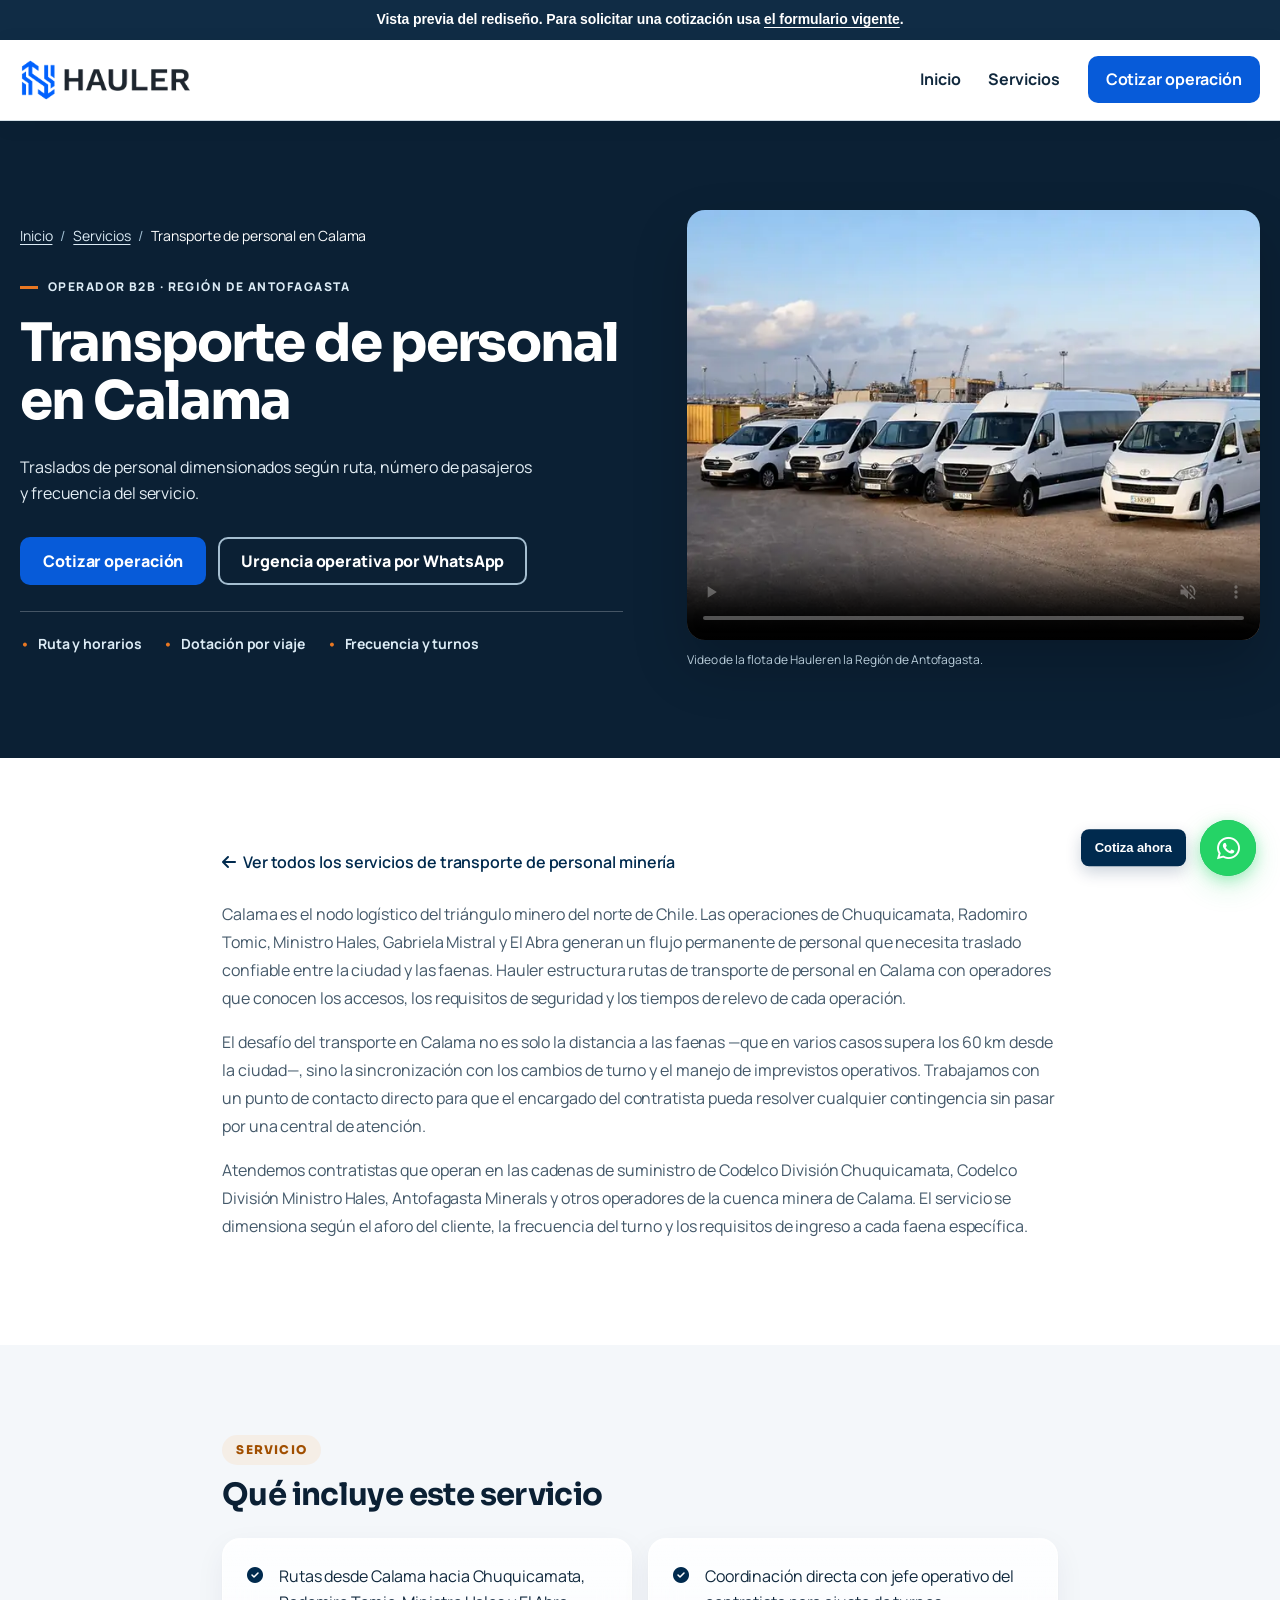
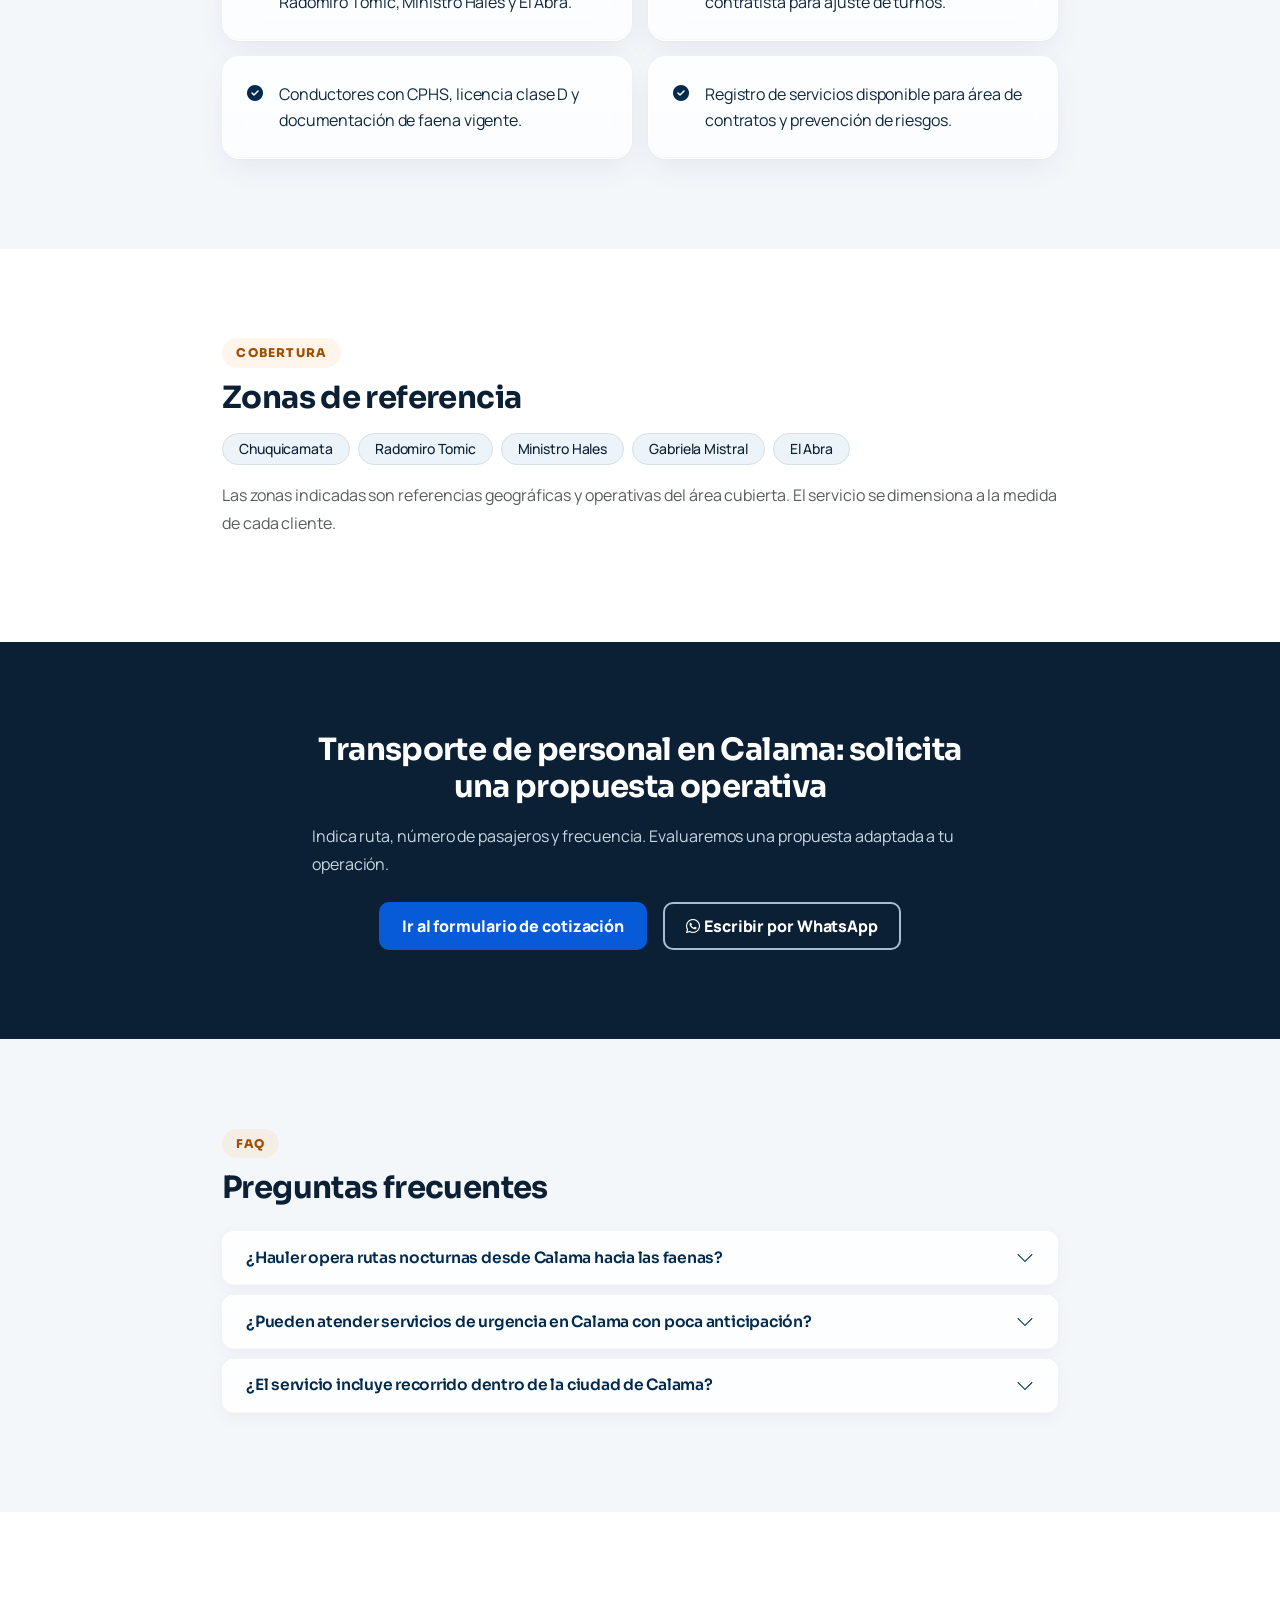
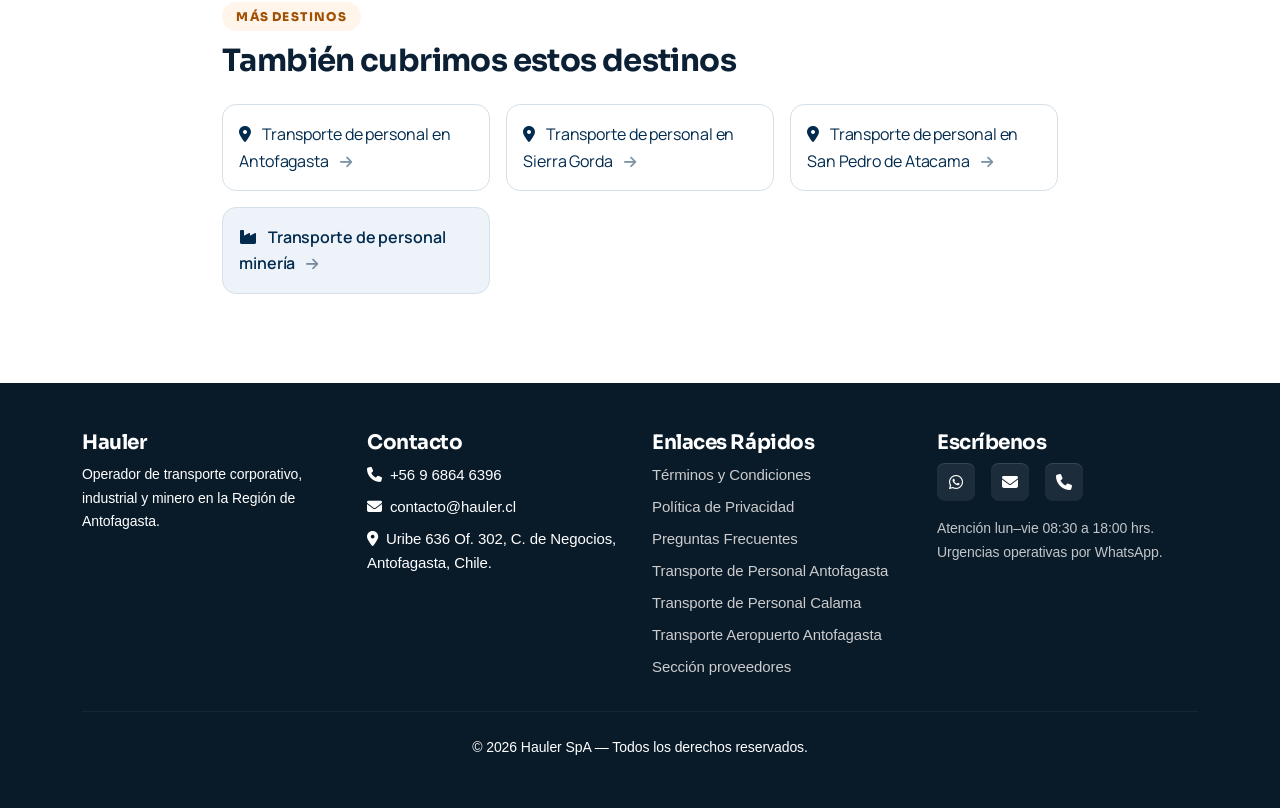
<file: transporte-de-personal-calama.html>
<!DOCTYPE html>
<html lang="es-CL">
<head><meta name="robots" content="noindex,nofollow">

  <meta charset="UTF-8" />
  <meta name="viewport" content="width=device-width, initial-scale=1.0" />

  <!-- Título y meta -->
  <title>Transporte de Personal Calama | Chuquicamata y RT · Hauler</title>
  <meta name="description" content="Transporte de personal en Calama hacia Chuquicamata, Radomiro Tomic, Ministro Hales y El Abra. Conductores habilitados para faena. Pide tu cotización.">

  <meta name="author" content="Hauler SpA">
  <meta name="theme-color" content="#002a4e">

  <!-- Canonical -->
  <link rel="canonical" href="transporte-de-personal-calama.html" />

  <!-- Open Graph -->
  <meta property="og:type" content="website">
  <meta property="og:url" content="https://hauler.cl/transporte-de-personal-calama">
  <meta property="og:title" content="Transporte de Personal Calama | Chuquicamata y RT · Hauler">
  <meta property="og:description" content="Transporte de personal en Calama hacia Chuquicamata, Radomiro Tomic, Ministro Hales y El Abra. Conductores habilitados para faena. Pide tu cotización.">
  <meta property="og:image" content="https://hauler.cl/img/og-cover.jpg">
  <meta property="og:locale" content="es_CL">
  <meta property="og:site_name" content="Hauler SpA">

  <!-- GEO -->
  <meta name="geo.region" content="CL-AN">
  <meta name="geo.placename" content="Calama, Chile">

  <!-- Preconnect -->
  <link rel="preconnect" href="https://cdnjs.cloudflare.com" crossorigin>
  <link rel="preconnect" href="https://fonts.googleapis.com">
  <link rel="preconnect" href="https://fonts.gstatic.com" crossorigin>
  <link rel="dns-prefetch" href="https://cdnjs.cloudflare.com">
  <link rel="dns-prefetch" href="https://cdn.jsdelivr.net">

  <!-- CSS — mismo orden de cascada que index.php -->
  <link rel="stylesheet" href="public_html/css/style-all-v13.min.css?v=2">
  <link rel="preload" as="image" href="public_html/img/1.webp" fetchpriority="high">
  <link rel="stylesheet" href="public_html/css/service-pages-2026.css?v=1">

  <!-- CSS no crítico (asíncrono, no bloquea el primer render): tipografías Google + Font Awesome -->
  <link rel="preload" as="style" href="https://fonts.googleapis.com/css2?family=Manrope:wght@400;500;600;700;800&family=Sora:wght@400;500;600;700;800&display=swap" onload="this.onload=null;this.rel='stylesheet'">
  <link rel="preload" as="style" href="https://cdnjs.cloudflare.com/ajax/libs/font-awesome/6.4.0/css/all.min.css" onload="this.onload=null;this.rel='stylesheet'">
  <noscript>
    <link rel="stylesheet" href="https://fonts.googleapis.com/css2?family=Manrope:wght@400;500;600;700;800&family=Sora:wght@400;500;600;700;800&display=swap">
    <link rel="stylesheet" href="https://cdnjs.cloudflare.com/ajax/libs/font-awesome/6.4.0/css/all.min.css">
  </noscript>

  <!-- Favicon -->
  <link rel="icon" type="image/png" href="public_html/LOGOS/isologo.png">
  <link rel="shortcut icon" type="image/png" href="public_html/LOGOS/isologo.png">
  <link rel="apple-touch-icon" href="public_html/LOGOS/isologo.png">

  <!-- Ajustes de presentación para landing: usa las variables del sistema v12 -->
  <style>
    /* Hero landing: poster como fondo (sin video para mejorar CWV en páginas SEO) */
    .hero--landing {
      background: url('img/hero-poster.jpg') center / cover no-repeat;
    }
    /* CTA central: gradiente de marca con variables del sistema */
    .cta-landing {
      background: linear-gradient(135deg, var(--hauler-blue, #002a4e) 0%, var(--hauler-blue-2, #003a6e) 100%);
    }
    /* Caret del efector (animations-v12.js, elementos .typewrite) */
    .typewrite--typing::after {
      content: "";
      display: inline-block;
      width: 2px;
      height: 1em;
      background: currentColor;
      margin-left: 3px;
      vertical-align: -0.1em;
      animation: tw-caret .8s steps(1) infinite;
    }
    @keyframes tw-caret { 50% { opacity: 0; } }
    /* Badges de zona: paleta del sistema */
    .badge-zona {
      background: var(--hauler-blue-soft, #eef3f9);
      color: var(--hauler-blue, #002a4e);
      font-size: .875rem;
      font-weight: 500;
    }
    /* Cards de hermanas / pillar: usa colores del sistema */
    .sister-card {
      color: var(--hauler-blue, #002a4e);
      transition: transform 0.5s var(--spring, cubic-bezier(0.34,1.45,0.64,1)),
                  box-shadow 0.5s var(--spring-soft, cubic-bezier(0.22,1.2,0.36,1));
    }
    .sister-card:hover {
      transform: translateY(-3px);
    }
    .pillar-card {
      background: var(--hauler-blue-soft, #eef3f9);
      color: var(--hauler-blue, #002a4e);
      transition: transform 0.5s var(--spring, cubic-bezier(0.34,1.45,0.64,1)),
                  box-shadow 0.5s var(--spring-soft, cubic-bezier(0.22,1.2,0.36,1));
    }
    .pillar-card:hover {
      transform: translateY(-3px);
    }
    /* Heading color: usa la variable del sistema en lugar de hardcodear #002a4e */
    .section-h2 { color: var(--hauler-blue, #002a4e); }
    /* Enlace pillar superior */
    .pillar-link { color: var(--hauler-blue, #002a4e); }
    @media (prefers-reduced-motion: reduce) {
      .sister-card, .pillar-card { transition: none !important; }
    }
  </style>

  <!-- JSON-LD: Service -->
  <script type="application/ld+json">{
    "@context": "https://schema.org",
    "@type": "Service",
    "name": "Transporte de personal en Calama",
    "provider": {
        "@id": "https://hauler.cl/#business"
    },
    "areaServed": {
        "@type": "City",
        "name": "Calama"
    },
    "url": "https://hauler.cl/transporte-de-personal-calama"
}</script>

  <!-- JSON-LD: BreadcrumbList -->
  <script type="application/ld+json">{
    "@context": "https://schema.org",
    "@type": "BreadcrumbList",
    "itemListElement": [
        {
            "@type": "ListItem",
            "position": 1,
            "name": "Inicio",
            "item": "https://hauler.cl/"
        },
        {
            "@type": "ListItem",
            "position": 2,
            "name": "Transporte de personal minería",
            "item": "https://hauler.cl/transporte-de-personal-mineria"
        },
        {
            "@type": "ListItem",
            "position": 3,
            "name": "Transporte de personal en Calama",
            "item": "https://hauler.cl/transporte-de-personal-calama"
        }
    ]
}</script>

  <!-- JSON-LD: FAQPage -->
  <script type="application/ld+json">{
    "@context": "https://schema.org",
    "@type": "FAQPage",
    "mainEntity": [
        {
            "@type": "Question",
            "name": "¿Hauler opera rutas nocturnas desde Calama hacia las faenas?",
            "acceptedAnswer": {
                "@type": "Answer",
                "text": "Sí. Cubrimos traslados nocturnos y de madrugada para entradas de turno temprano en las principales faenas del entorno de Calama, coordinando la salida según el horario de cambio de turno de cada operación."
            }
        },
        {
            "@type": "Question",
            "name": "¿Pueden atender servicios de urgencia en Calama con poca anticipación?",
            "acceptedAnswer": {
                "@type": "Answer",
                "text": "Para requerimientos urgentes evaluamos la disponibilidad en el momento de la llamada. Dado que mantenemos una red de operadores asociados en la zona, en muchos casos podemos responder con rapidez, aunque no garantizamos disponibilidad inmediata en todos los escenarios."
            }
        },
        {
            "@type": "Question",
            "name": "¿El servicio incluye recorrido dentro de la ciudad de Calama?",
            "acceptedAnswer": {
                "@type": "Answer",
                "text": "Sí. Diseñamos recorridos con paradas dentro de la ciudad de Calama según la distribución geográfica de la dotación, optimizando tiempos de ruta antes de salir hacia la faena."
            }
        }
    ]
}</script>

</head>
<body class="service-page"><div role="note" style="background:#102c45;color:#fff;padding:10px 20px;font:600 14px/1.4 Arial,sans-serif;text-align:center">Vista previa del rediseño. Para solicitar una cotización usa <a style="color:#fff;text-decoration:underline" href="https://hauler.cl/#cotizar">el formulario vigente</a>.</div>


<!-- NAVBAR -->
<a class="service-skip" href="#contenido-principal">Saltar al contenido</a>
<nav class="service-nav" aria-label="Navegación principal">
  <div class="service-shell service-nav__inner">
    <a class="service-nav__logo" href="https://hauler.cl/" aria-label="Hauler, ir al inicio">
      <img src="public_html/img/logotipohauler-nav.webp" alt="Hauler" width="234" height="60">
    </a>
    <div class="service-nav__links">
      <a href="https://hauler.cl/">Inicio</a>
      <a href="transporte-de-personal-mineria.html">Servicios</a>
      <a class="service-nav__cta" href="https://hauler.cl/#cotizar">Cotizar operación</a>
    </div>
    <details class="service-nav__mobile">
      <summary>Menú</summary>
      <div>
        <a href="https://hauler.cl/">Inicio</a>
        <a href="transporte-de-personal-mineria.html">Servicios</a>
        <a href="https://hauler.cl/#cotizar">Cotizar operación</a>
      </div>
    </details>
  </div>
</nav>


<main id="contenido-principal">
<header class="service-hero">
  <div class="service-shell service-hero__grid">
    <div class="service-hero__copy">
      <nav class="service-breadcrumb" aria-label="Ruta de navegación">
        <ol>
          <li><a href="https://hauler.cl/">Inicio</a></li>
          <li><a href="transporte-de-personal-mineria.html">Servicios</a></li>
          <li aria-current="page">Transporte de personal en Calama</li>
        </ol>
      </nav>
      <p class="service-hero__eyebrow">Operador B2B · Región de Antofagasta</p>
      <h1>Transporte de personal en Calama</h1>
      <p class="service-hero__lead">Traslados de personal dimensionados según ruta, número de pasajeros y frecuencia del servicio.</p>
      <div class="service-actions">
        <a href="https://hauler.cl/#cotizar" class="service-button service-button--primary">Cotizar operación</a>
        <a href="https://wa.link/te8k8u" class="service-button service-button--secondary" target="_blank" rel="noopener noreferrer">Urgencia operativa por WhatsApp</a>
      </div>
      <ul class="service-hero__facts">
        <li>Ruta y horarios</li><li>Dotación por viaje</li><li>Frecuencia y turnos</li>
      </ul>
    </div>
    <figure class="service-hero__media">
      <video class="service-hero__video" autoplay muted loop playsinline controls preload="metadata"
          poster="public_html/img/1.webp" aria-label="Video de la flota de Hauler en Antofagasta">
          <source src="public_html/img/videodeportada.mp4" type="video/mp4">
          Tu navegador no puede reproducir este video.
        </video>
      <figcaption>Video de la flota de Hauler en la Región de Antofagasta.</figcaption>
    </figure>
  </div>
</header>

  <!-- INTRO -->
  <section class="py-5">
    <div class="container" style="max-width:860px;">

      <!-- Enlace contextual al pillar -->
      <p class="mb-4">
        <a href="transporte-de-personal-mineria.html" class="text-decoration-none fw-semibold pillar-link">
          <i class="fa fa-arrow-left me-1" aria-hidden="true"></i> Ver todos los servicios de transporte de personal minería
        </a>
      </p>

              <p style="text-align:justify; line-height:1.75;">Calama es el nodo logístico del triángulo minero del norte de Chile. Las operaciones de Chuquicamata, Radomiro Tomic, Ministro Hales, Gabriela Mistral y El Abra generan un flujo permanente de personal que necesita traslado confiable entre la ciudad y las faenas. Hauler estructura rutas de transporte de personal en Calama con operadores que conocen los accesos, los requisitos de seguridad y los tiempos de relevo de cada operación.</p>
              <p style="text-align:justify; line-height:1.75;">El desafío del transporte en Calama no es solo la distancia a las faenas —que en varios casos supera los 60 km desde la ciudad—, sino la sincronización con los cambios de turno y el manejo de imprevistos operativos. Trabajamos con un punto de contacto directo para que el encargado del contratista pueda resolver cualquier contingencia sin pasar por una central de atención.</p>
              <p style="text-align:justify; line-height:1.75;">Atendemos contratistas que operan en las cadenas de suministro de Codelco División Chuquicamata, Codelco División Ministro Hales, Antofagasta Minerals y otros operadores de la cuenca minera de Calama. El servicio se dimensiona según el aforo del cliente, la frecuencia del turno y los requisitos de ingreso a cada faena específica.</p>

    </div>
  </section>


  <!-- PUNTOS CLAVE — usa clase servicios-detallados para recibir el glassmorphism v12 -->
  <section class="servicios-detallados py-4 bg-light">
    <div class="container" style="max-width:860px;">
      <span class="section-eyebrow">Servicio</span>
      <h2 class="fw-bold mb-4 section-h2" style="font-size:1.5rem;">Qué incluye este servicio</h2>
      <div class="row g-3">
                <div class="col-12 col-md-6">
          <div class="p-4 bg-white rounded-4 h-100 d-flex align-items-start gap-3">
            <i class="fa fa-check-circle text-success mt-1 flex-shrink-0" aria-hidden="true"></i>
            <span>Rutas desde Calama hacia Chuquicamata, Radomiro Tomic, Ministro Hales y El Abra.</span>
          </div>
        </div>
                <div class="col-12 col-md-6">
          <div class="p-4 bg-white rounded-4 h-100 d-flex align-items-start gap-3">
            <i class="fa fa-check-circle text-success mt-1 flex-shrink-0" aria-hidden="true"></i>
            <span>Coordinación directa con jefe operativo del contratista para ajuste de turnos.</span>
          </div>
        </div>
                <div class="col-12 col-md-6">
          <div class="p-4 bg-white rounded-4 h-100 d-flex align-items-start gap-3">
            <i class="fa fa-check-circle text-success mt-1 flex-shrink-0" aria-hidden="true"></i>
            <span>Conductores con CPHS, licencia clase D y documentación de faena vigente.</span>
          </div>
        </div>
                <div class="col-12 col-md-6">
          <div class="p-4 bg-white rounded-4 h-100 d-flex align-items-start gap-3">
            <i class="fa fa-check-circle text-success mt-1 flex-shrink-0" aria-hidden="true"></i>
            <span>Registro de servicios disponible para área de contratos y prevención de riesgos.</span>
          </div>
        </div>
              </div>
    </div>
  </section>


  <!-- ZONAS DE REFERENCIA -->
    <section class="py-4">
    <div class="container" style="max-width:860px;">
      <span class="section-eyebrow">Cobertura</span>
      <h2 class="fw-bold mb-3 section-h2" style="font-size:1.5rem;">Zonas de referencia</h2>
      <div class="d-flex flex-wrap gap-2">
                  <span class="badge badge-zona rounded-pill px-3 py-2">Chuquicamata</span>
                  <span class="badge badge-zona rounded-pill px-3 py-2">Radomiro Tomic</span>
                  <span class="badge badge-zona rounded-pill px-3 py-2">Ministro Hales</span>
                  <span class="badge badge-zona rounded-pill px-3 py-2">Gabriela Mistral</span>
                  <span class="badge badge-zona rounded-pill px-3 py-2">El Abra</span>
              </div>
      <p class="mt-3 text-muted small">Las zonas indicadas son referencias geográficas y operativas del área cubierta. El servicio se dimensiona a la medida de cada cliente.</p>
    </div>
  </section>


  <!-- CTA CENTRAL — gradiente usa variables del sistema (--hauler-blue, --hauler-blue-2) -->
  <section class="cta-landing py-5">
    <div class="container text-center text-white" style="max-width:680px;">
      <h2 class="fw-bold mb-3 text-white" style="font-size:1.6rem;">Transporte de personal en Calama: solicita una propuesta operativa</h2>
      <p class="mb-4 text-white" style="opacity:.9;">Indica ruta, número de pasajeros y frecuencia. Evaluaremos una propuesta adaptada a tu operación.</p>
      <div class="d-flex gap-3 justify-content-center flex-wrap">
        <a href="https://hauler.cl/#cotizar" class="service-button service-button--primary">Ir al formulario de cotización</a>
        <a href="https://wa.link/te8k8u" target="_blank" rel="noopener noreferrer" class="service-button service-button--secondary">
          <i class="fab fa-whatsapp me-1" aria-hidden="true"></i> Escribir por WhatsApp
        </a>
      </div>
    </div>
  </section>


  <!-- FAQ — seccion-faq activa los estilos de glassmorphism del accordion en v12 -->
  <section class="seccion-faq py-5 bg-light">
    <div class="container" style="max-width:860px;">
      <span class="section-eyebrow">FAQ</span>
      <h2 class="fw-bold mb-4 section-h2" style="font-size:1.5rem;">Preguntas frecuentes</h2>
      <div class="accordion" id="faqLandingAccordion">
                <div class="accordion-item">
          <h3 class="accordion-header">
            <button class="accordion-button collapsed" type="button"
                    data-bs-toggle="collapse"
                    data-bs-target="#faqItem0"
                    aria-expanded="false"
                    aria-controls="faqItem0">
              ¿Hauler opera rutas nocturnas desde Calama hacia las faenas?            </button>
          </h3>
          <div id="faqItem0" class="accordion-collapse collapse" data-bs-parent="#faqLandingAccordion">
            <div class="accordion-body">
              Sí. Cubrimos traslados nocturnos y de madrugada para entradas de turno temprano en las principales faenas del entorno de Calama, coordinando la salida según el horario de cambio de turno de cada operación.            </div>
          </div>
        </div>
                <div class="accordion-item">
          <h3 class="accordion-header">
            <button class="accordion-button collapsed" type="button"
                    data-bs-toggle="collapse"
                    data-bs-target="#faqItem1"
                    aria-expanded="false"
                    aria-controls="faqItem1">
              ¿Pueden atender servicios de urgencia en Calama con poca anticipación?            </button>
          </h3>
          <div id="faqItem1" class="accordion-collapse collapse" data-bs-parent="#faqLandingAccordion">
            <div class="accordion-body">
              Para requerimientos urgentes evaluamos la disponibilidad en el momento de la llamada. Dado que mantenemos una red de operadores asociados en la zona, en muchos casos podemos responder con rapidez, aunque no garantizamos disponibilidad inmediata en todos los escenarios.            </div>
          </div>
        </div>
                <div class="accordion-item">
          <h3 class="accordion-header">
            <button class="accordion-button collapsed" type="button"
                    data-bs-toggle="collapse"
                    data-bs-target="#faqItem2"
                    aria-expanded="false"
                    aria-controls="faqItem2">
              ¿El servicio incluye recorrido dentro de la ciudad de Calama?            </button>
          </h3>
          <div id="faqItem2" class="accordion-collapse collapse" data-bs-parent="#faqLandingAccordion">
            <div class="accordion-body">
              Sí. Diseñamos recorridos con paradas dentro de la ciudad de Calama según la distribución geográfica de la dotación, optimizando tiempos de ruta antes de salir hacia la faena.            </div>
          </div>
        </div>
              </div>
    </div>
  </section>


  <!-- LANDINGS HERMANAS (siloing) — clases del sistema, sin inline styles de color/transition -->
    <section class="py-5">
    <div class="container" style="max-width:860px;">
      <span class="section-eyebrow">Más destinos</span>
      <h2 class="fw-bold mb-4 section-h2" style="font-size:1.5rem;">También cubrimos estos destinos</h2>
      <div class="row g-3">
                            <div class="col-12 col-sm-6 col-md-4">
            <a href="transporte-de-personal-antofagasta.html"
               class="d-block p-3 bg-white rounded-4 shadow-sm text-decoration-none h-100 sister-card">
              <i class="fa fa-map-marker-alt me-2 text-primary" aria-hidden="true"></i>
              Transporte de personal en Antofagasta              <i class="fa fa-arrow-right ms-2 small opacity-50" aria-hidden="true"></i>
            </a>
          </div>
                                      <div class="col-12 col-sm-6 col-md-4">
            <a href="transporte-de-personal-sierra-gorda.html"
               class="d-block p-3 bg-white rounded-4 shadow-sm text-decoration-none h-100 sister-card">
              <i class="fa fa-map-marker-alt me-2 text-primary" aria-hidden="true"></i>
              Transporte de personal en Sierra Gorda              <i class="fa fa-arrow-right ms-2 small opacity-50" aria-hidden="true"></i>
            </a>
          </div>
                                      <div class="col-12 col-sm-6 col-md-4">
            <a href="transporte-de-personal-san-pedro-de-atacama.html"
               class="d-block p-3 bg-white rounded-4 shadow-sm text-decoration-none h-100 sister-card">
              <i class="fa fa-map-marker-alt me-2 text-primary" aria-hidden="true"></i>
              Transporte de personal en San Pedro de Atacama              <i class="fa fa-arrow-right ms-2 small opacity-50" aria-hidden="true"></i>
            </a>
          </div>
                          <!-- Enlace al pillar -->
        <div class="col-12 col-sm-6 col-md-4">
          <a href="transporte-de-personal-mineria.html"
             class="d-block p-3 rounded-4 shadow-sm text-decoration-none h-100 fw-semibold pillar-card">
            <i class="fa fa-industry me-2 text-primary" aria-hidden="true"></i>
            Transporte de personal minería
            <i class="fa fa-arrow-right ms-2 small opacity-50" aria-hidden="true"></i>
          </a>
        </div>
      </div>
    </div>
  </section>

</main>


<!-- FOOTER -->
<footer class="footer bg-dark-blue text-white py-5">
  <div class="container">
    <div class="row justify-content-center text-start">
      <div class="col-12 col-md-3 mb-4 mb-md-0">
        <h3 class="h5 fw-bold">Hauler</h3>
        <p class="small mb-0">Operador de transporte corporativo, industrial y minero en la Región de Antofagasta.</p>
      </div>
      <div class="col-12 col-md-3 mb-4 mb-md-0">
        <h3 class="h5 fw-bold">Contacto</h3>
        <ul class="list-unstyled small mb-0">
          <li><i class="fa fa-phone me-2" aria-hidden="true"></i><a href="tel:+56968646396" style="color:#fff; text-decoration:none;">+56 9 6864 6396</a></li>
          <li><i class="fa fa-envelope me-2" aria-hidden="true"></i><a href="mailto:contacto@hauler.cl" style="color:#fff; text-decoration:none;">contacto@hauler.cl</a></li>
          <li><i class="fa fa-map-marker-alt me-2" aria-hidden="true"></i>Uribe 636 Of. 302, C. de Negocios, Antofagasta, Chile.</li>
        </ul>
      </div>
      <div class="col-12 col-md-3 mb-4 mb-md-0">
        <h3 class="h5 fw-bold">Enlaces Rápidos</h3>
        <ul class="list-unstyled small mb-0">
          <li><a href="#" class="footer-link" data-bs-toggle="modal" data-bs-target="#terminosModal">Términos y Condiciones</a></li>
          <li><a href="#" class="footer-link" data-bs-toggle="modal" data-bs-target="#privacidadModal">Política de Privacidad</a></li>
          <li><a href="https://hauler.cl/#preguntas-frecuentes" class="footer-link">Preguntas Frecuentes</a></li>
          <li class="mt-2"><a href="transporte-de-personal-antofagasta.html" class="footer-link">Transporte de Personal Antofagasta</a></li>
          <li><a href="transporte-de-personal-calama.html" class="footer-link">Transporte de Personal Calama</a></li>
          <li><a href="transporte-aeropuerto-antofagasta.html" class="footer-link">Transporte Aeropuerto Antofagasta</a></li>
          <li><a href="https://hauler.cl/seccionproveedores" class="footer-link">Sección proveedores</a></li>
        </ul>
      </div>
      <div class="col-12 col-md-3">
        <h3 class="h5 fw-bold">Escríbenos</h3>
        <div class="d-flex gap-3">
          <a href="https://wa.link/te8k8u" target="_blank" rel="noopener noreferrer" class="text-white fs-5" aria-label="WhatsApp Hauler"><i class="fab fa-whatsapp" aria-hidden="true"></i></a>
          <a href="mailto:contacto@hauler.cl" class="text-white fs-5" aria-label="Correo Hauler"><i class="fa fa-envelope" aria-hidden="true"></i></a>
          <a href="tel:+56968646396" class="text-white fs-5" aria-label="Llamar a Hauler"><i class="fa fa-phone" aria-hidden="true"></i></a>
        </div>
        <p class="small mt-3 mb-0" style="opacity:.75;">Atención lun–vie 08:30 a 18:00 hrs. Urgencias operativas por WhatsApp.</p>
      </div>
    </div>
    <hr class="border-secondary my-4" />
    <p class="text-center small mb-0">&copy; 2026 Hauler SpA — Todos los derechos reservados.</p>
  </div>
</footer>


<!-- Modal: Términos y Condiciones — idéntico al de index.php -->
<div class="modal fade" id="terminosModal" tabindex="-1" aria-labelledby="terminosLabel" aria-hidden="true">
  <div class="modal-dialog modal-lg modal-dialog-scrollable modal-dialog-centered">
    <div class="modal-content">
      <div class="modal-header">
        <h5 class="modal-title" id="terminosLabel"><i class="fa fa-file-contract me-2"></i>Términos y Condiciones de Hauler</h5>
        <button type="button" class="btn-close" data-bs-dismiss="modal" aria-label="Cerrar"></button>
      </div>
      <div class="modal-body text-dark">
        <h6><i class="fa fa-book me-2 text-primary"></i>1. Introducción</h6>
        <p>El presente documento establece los términos y condiciones bajo los cuales Hauler SpA presta servicios de transporte de carga y personal en Chile. Al contratar nuestros servicios, el cliente acepta íntegramente estas condiciones.</p>
        <h6><i class="fa fa-align-left me-2 text-primary"></i>2. Definiciones</h6>
        <ul>
          <li><strong>Cliente:</strong> Persona natural o jurídica que contrata los servicios de Hauler.</li>
          <li><strong>Servicio:</strong> Transporte de carga o personal solicitado a Hauler.</li>
          <li><strong>Contrato:</strong> Acuerdo entre Hauler y el Cliente que regula las condiciones específicas del servicio.</li>
        </ul>
        <h6><i class="fa fa-truck me-2 text-primary"></i>3. Servicios Ofrecidos</h6>
        <ul>
          <li>Transporte de personal industrial.</li>
          <li>Movilidad corporativa para faenas mineras.</li>
          <li>Servicios logísticos complementarios.</li>
        </ul>
        <h6><i class="fa fa-check-circle me-2 text-primary"></i>4. Condiciones de Servicio</h6>
        <ul>
          <li>Los servicios están sujetos a disponibilidad y confirmación por parte de Hauler.</li>
          <li>El Cliente debe proporcionar información veraz y completa para la correcta prestación del servicio.</li>
          <li>Modificaciones o cancelaciones deben ser informadas con al menos 24 horas de anticipación.</li>
        </ul>
        <h6><i class="fa fa-shield-alt me-2 text-primary"></i>5. Responsabilidades</h6>
        <ul>
          <li>Hauler se compromete a prestar los servicios con profesionalismo y conforme a la normativa legal chilena.</li>
          <li>No se hace responsable por demoras o incumplimientos derivados de causas de fuerza mayor.</li>
        </ul>
        <h6><i class="fa fa-dollar-sign me-2 text-primary"></i>6. Tarifas y Pagos</h6>
        <ul>
          <li>Las tarifas serán informadas previamente al Cliente.</li>
          <li>El pago debe realizarse según lo acordado en el contrato. Retrasos pueden generar intereses por mora.</li>
        </ul>
        <h6><i class="fa fa-copyright me-2 text-primary"></i>7. Propiedad Intelectual</h6>
        <p>Todos los contenidos y materiales proporcionados por Hauler son propiedad de la empresa y no pueden ser utilizados sin autorización.</p>
        <h6><i class="fa fa-gavel me-2 text-primary"></i>8. Legislación Aplicable</h6>
        <p>Estos términos se rigen por las leyes de la República de Chile. Cualquier disputa será resuelta por los tribunales competentes de Antofagasta.</p>
      </div>
      <div class="modal-footer">
        <button type="button" class="btn btn-secondary" data-bs-dismiss="modal">Cerrar</button>
      </div>
    </div>
  </div>
</div>


<!-- Modal: Política de Privacidad — idéntico al de index.php -->
<div class="modal fade" id="privacidadModal" tabindex="-1" aria-labelledby="privacidadLabel" aria-hidden="true">
  <div class="modal-dialog modal-lg modal-dialog-scrollable modal-dialog-centered">
    <div class="modal-content">
      <div class="modal-header">
        <h5 class="modal-title" id="privacidadLabel"><i class="fa fa-user-shield me-2"></i>Política de Privacidad de Hauler</h5>
        <button type="button" class="btn-close" data-bs-dismiss="modal" aria-label="Cerrar"></button>
      </div>
      <div class="modal-body text-dark">
        <h6><i class="fa fa-book me-2 text-primary"></i>1. Introducción</h6>
        <p>Hauler SpA se compromete a proteger la privacidad de sus clientes y usuarios, conforme a la Ley N° 19.628 sobre Protección de la Vida Privada.</p>
        <h6><i class="fa fa-database me-2 text-primary"></i>2. Datos Recopilados</h6>
        <p>Recopilamos datos personales como nombre, RUT, dirección, correo electrónico y teléfono, necesarios para la prestación de nuestros servicios.</p>
        <h6><i class="fa fa-user-check me-2 text-primary"></i>3. Uso de los Datos</h6>
        <ul>
          <li>Prestación de servicios contratados.</li>
          <li>Comunicación con el Cliente.</li>
          <li>Cumplimiento de obligaciones legales.</li>
        </ul>
        <h6><i class="fa fa-shield-alt me-2 text-primary"></i>4. Seguridad de los Datos</h6>
        <p>Implementamos medidas de seguridad para proteger los datos personales contra accesos no autorizados o usos indebidos.</p>
        <h6><i class="fa fa-envelope me-2 text-primary"></i>5. Derechos del Usuario</h6>
        <p>El Cliente puede ejercer sus derechos de acceso, rectificación, cancelación y oposición enviando una solicitud a <strong>contacto@hauler.cl</strong>.</p>
        <h6><i class="fa fa-edit me-2 text-primary"></i>6. Modificaciones</h6>
        <p>Hauler se reserva el derecho de modificar esta política. Las modificaciones serán informadas a través de nuestro sitio web.</p>
      </div>
      <div class="modal-footer">
        <button type="button" class="btn btn-secondary" data-bs-dismiss="modal">Cerrar</button>
      </div>
    </div>
  </div>
</div>


<!-- WhatsApp flotante -->
<a href="https://wa.link/te8k8u"
   class="whatsapp-float"
   target="_blank"
   rel="noopener noreferrer"
   title="Chatea con nosotros por WhatsApp"
   aria-label="Contactar Hauler por WhatsApp">
  <i class="fab fa-whatsapp" aria-hidden="true"></i>
</a>

<script src="https://cdn.jsdelivr.net/npm/bootstrap@5.3.3/dist/js/bootstrap.bundle.min.js" integrity="sha384-YvpcrYf0tY3lHB60NNkmXc5s9fDVZLESaAA55NDzOxhy9GkcIdslK1eN7N6jIeHz" crossorigin="anonymous" defer></script>


<!-- Saludo Fiestas Patrias 2026 - TEMPORAL, retirar despues del lunes 21-sep -->

<script src="public_html/js/service-video.js?v=1" defer></script>
</body>
</html>
</file>
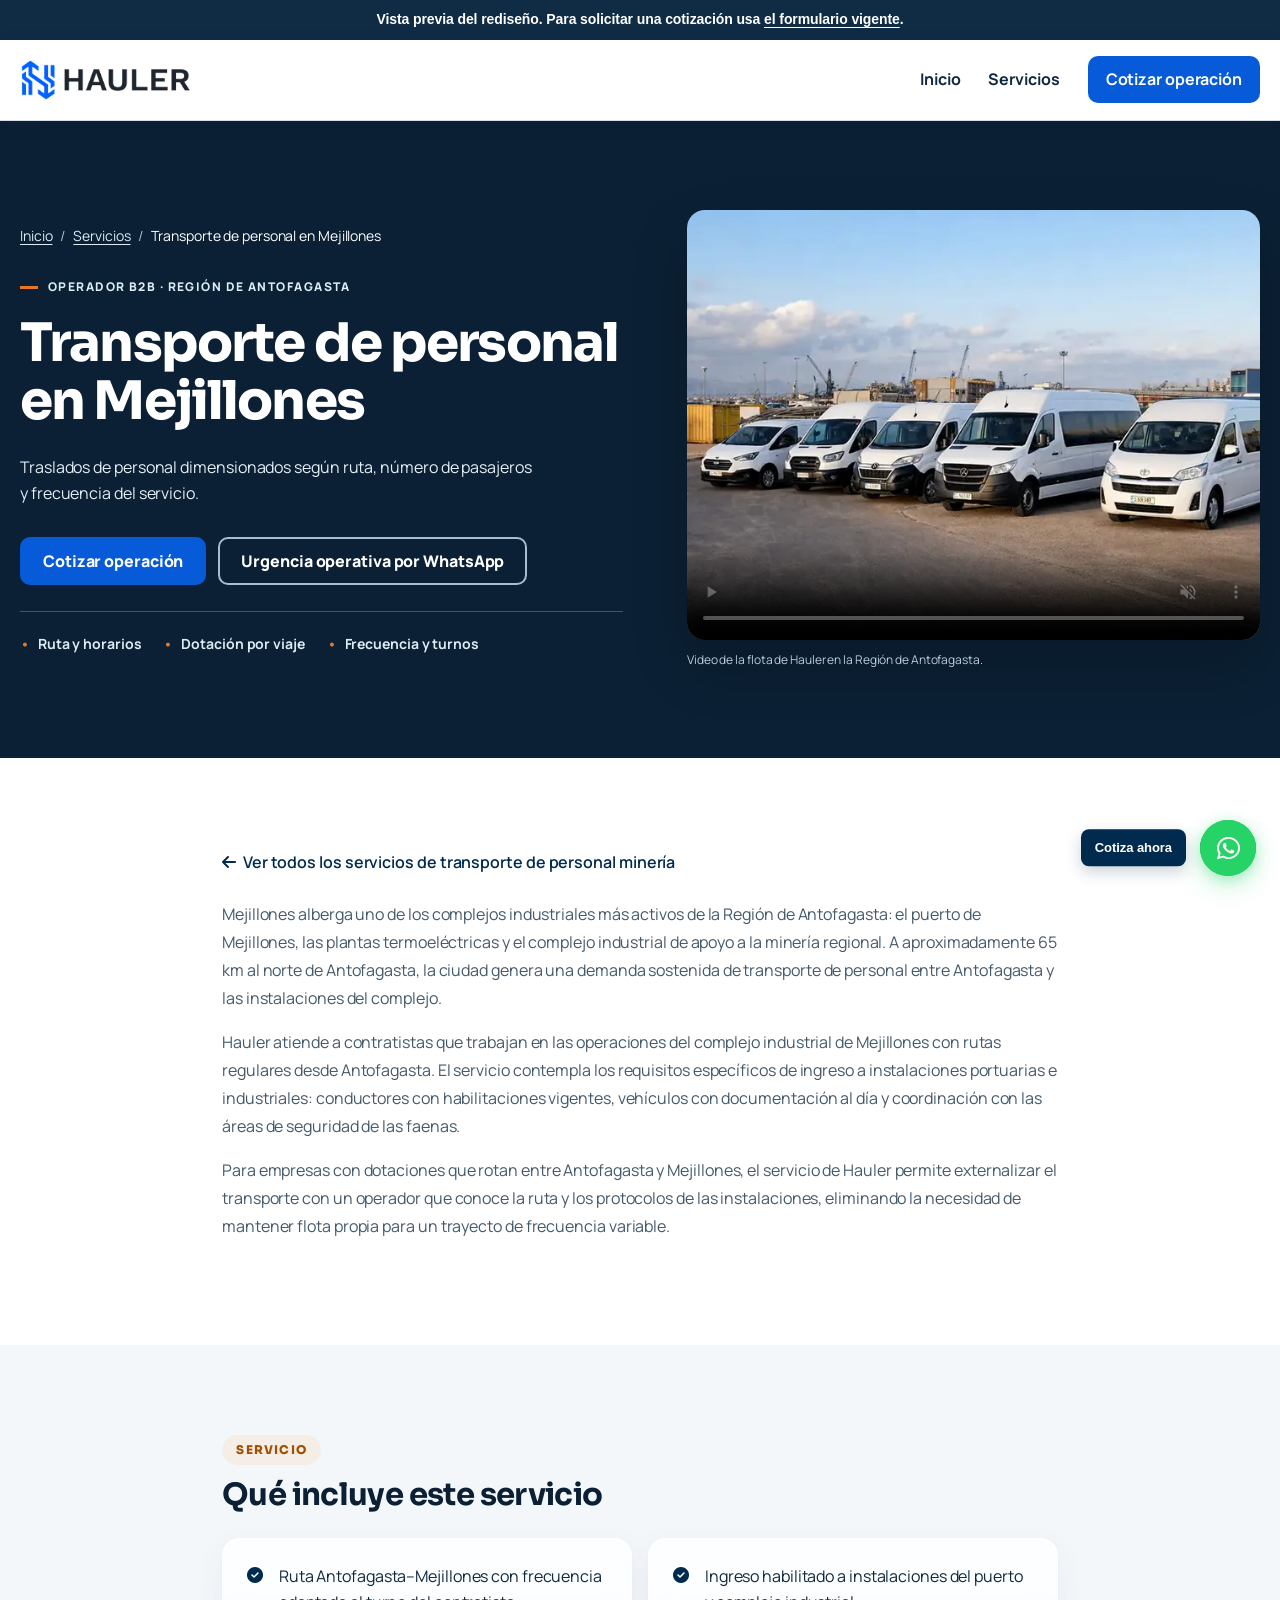
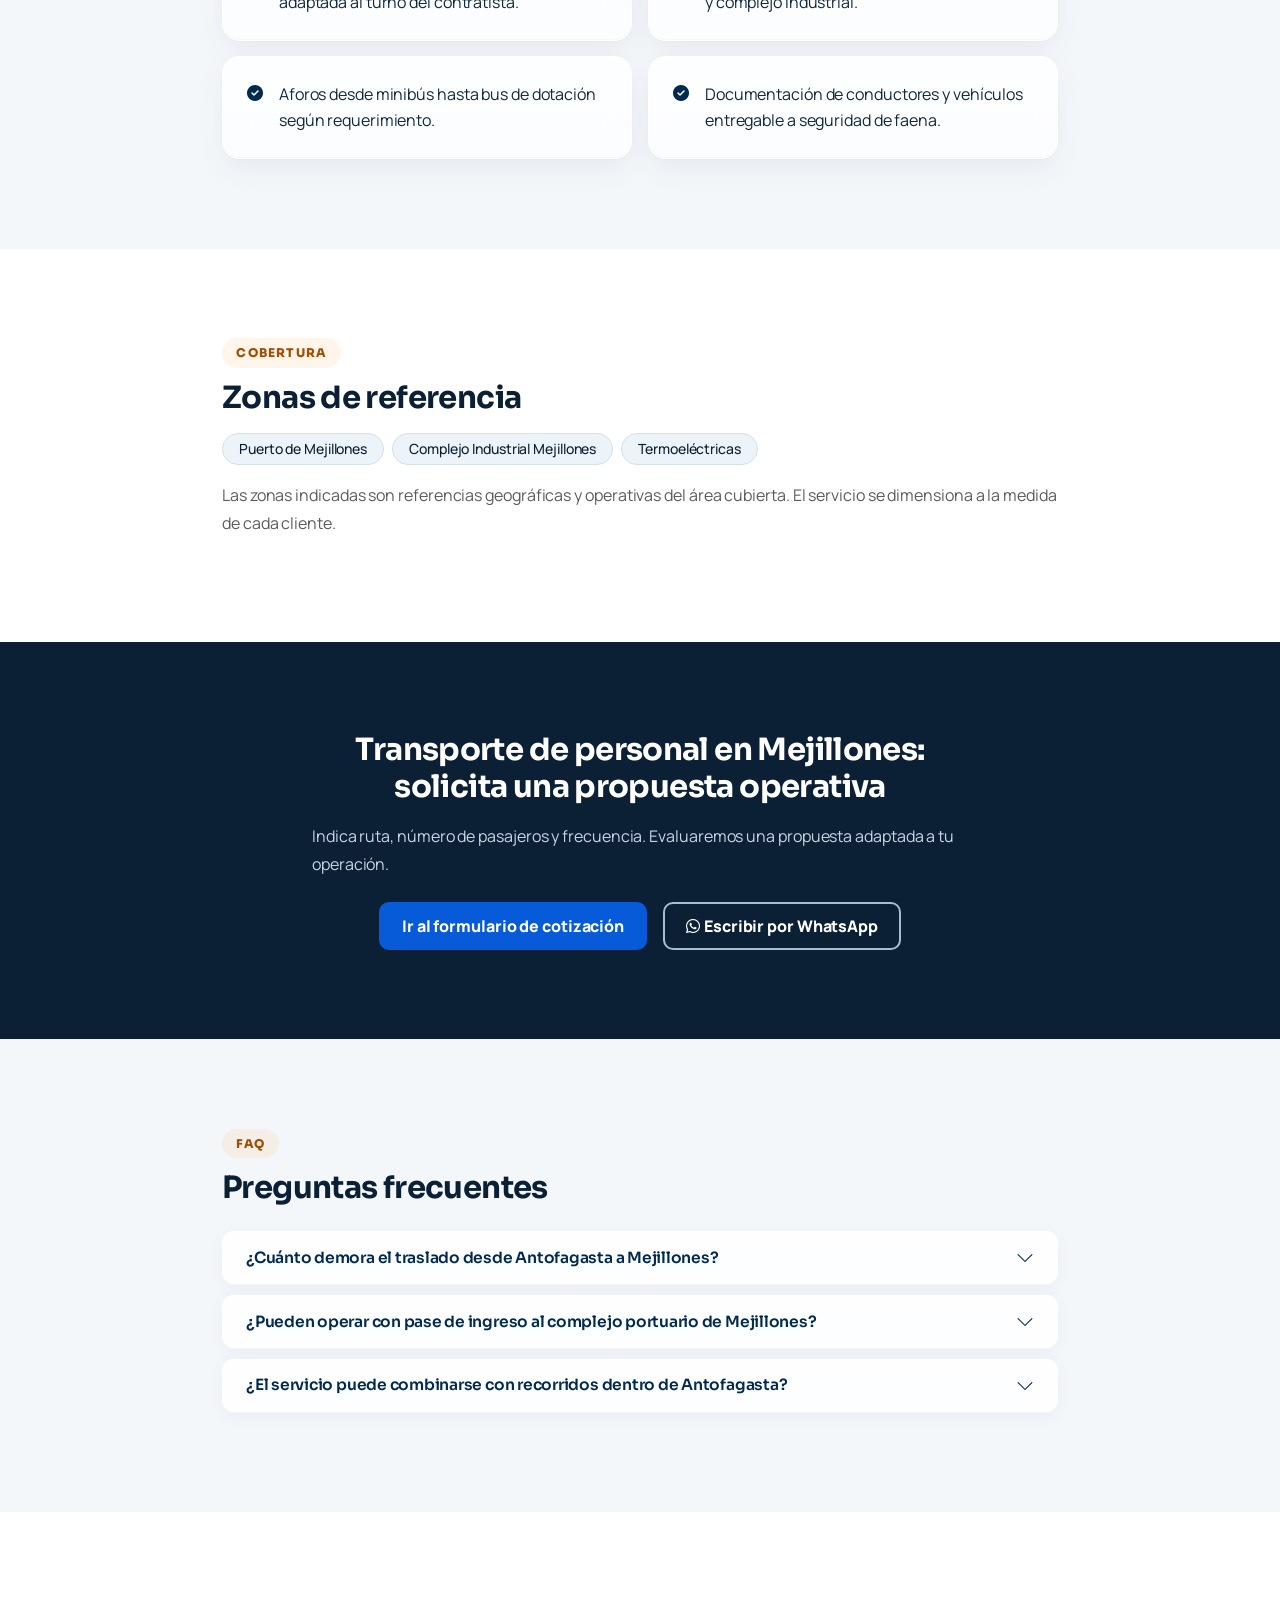
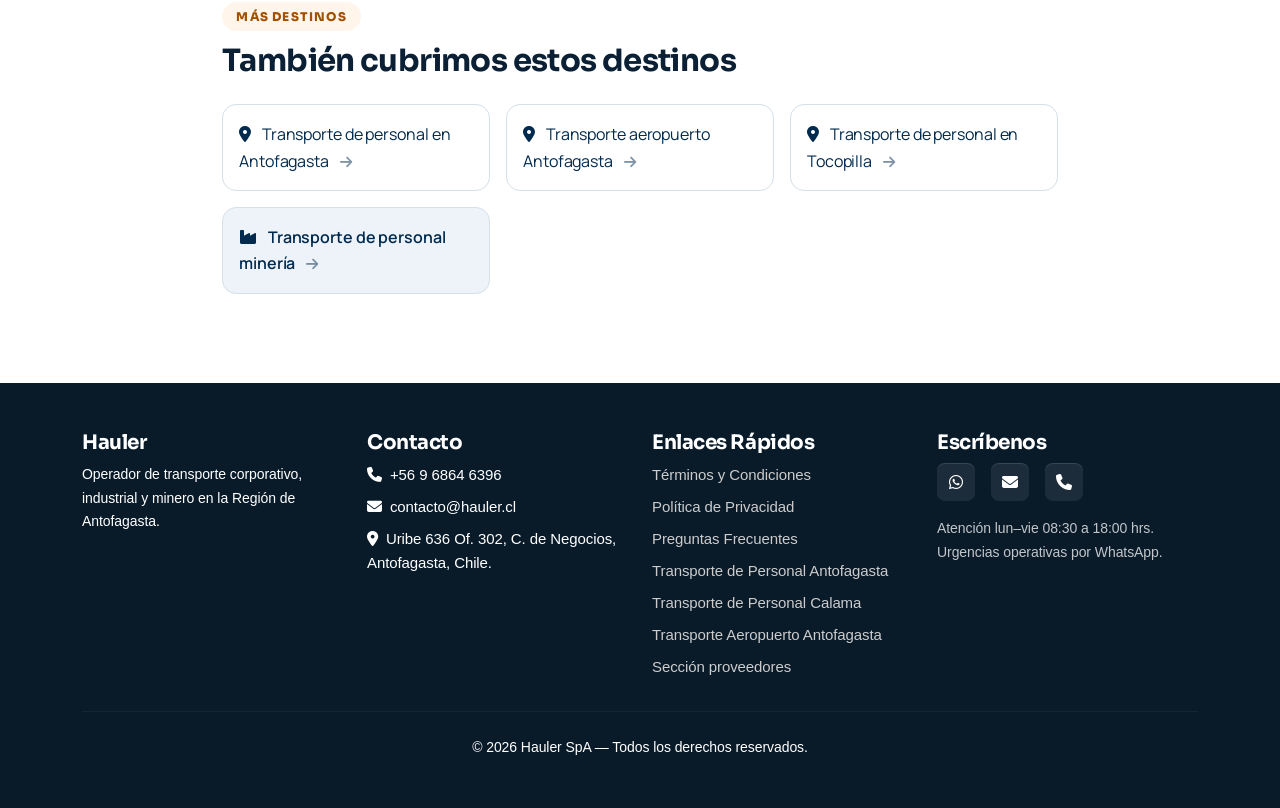
<file: transporte-de-personal-mejillones.html>
<!DOCTYPE html>
<html lang="es-CL">
<head><meta name="robots" content="noindex,nofollow">

  <meta charset="UTF-8" />
  <meta name="viewport" content="width=device-width, initial-scale=1.0" />

  <!-- Título y meta -->
  <title>Transporte de Personal Mejillones | Puerto y Planta · Hauler</title>
  <meta name="description" content="Transporte de personal en Mejillones: termoeléctricas, planta de ácido y puerto. Flota con documentación vigente y contacto directo. Pide tu cotización.">

  <meta name="author" content="Hauler SpA">
  <meta name="theme-color" content="#002a4e">

  <!-- Canonical -->
  <link rel="canonical" href="transporte-de-personal-mejillones.html" />

  <!-- Open Graph -->
  <meta property="og:type" content="website">
  <meta property="og:url" content="https://hauler.cl/transporte-de-personal-mejillones">
  <meta property="og:title" content="Transporte de Personal Mejillones | Puerto y Planta · Hauler">
  <meta property="og:description" content="Transporte de personal en Mejillones: termoeléctricas, planta de ácido y puerto. Flota con documentación vigente y contacto directo. Pide tu cotización.">
  <meta property="og:image" content="https://hauler.cl/img/og-cover.jpg">
  <meta property="og:locale" content="es_CL">
  <meta property="og:site_name" content="Hauler SpA">

  <!-- GEO -->
  <meta name="geo.region" content="CL-AN">
  <meta name="geo.placename" content="Mejillones, Chile">

  <!-- Preconnect -->
  <link rel="preconnect" href="https://cdnjs.cloudflare.com" crossorigin>
  <link rel="preconnect" href="https://fonts.googleapis.com">
  <link rel="preconnect" href="https://fonts.gstatic.com" crossorigin>
  <link rel="dns-prefetch" href="https://cdnjs.cloudflare.com">
  <link rel="dns-prefetch" href="https://cdn.jsdelivr.net">

  <!-- CSS — mismo orden de cascada que index.php -->
  <link rel="stylesheet" href="public_html/css/style-all-v13.min.css?v=2">
  <link rel="preload" as="image" href="public_html/img/1.webp" fetchpriority="high">
  <link rel="stylesheet" href="public_html/css/service-pages-2026.css?v=1">

  <!-- CSS no crítico (asíncrono, no bloquea el primer render): tipografías Google + Font Awesome -->
  <link rel="preload" as="style" href="https://fonts.googleapis.com/css2?family=Manrope:wght@400;500;600;700;800&family=Sora:wght@400;500;600;700;800&display=swap" onload="this.onload=null;this.rel='stylesheet'">
  <link rel="preload" as="style" href="https://cdnjs.cloudflare.com/ajax/libs/font-awesome/6.4.0/css/all.min.css" onload="this.onload=null;this.rel='stylesheet'">
  <noscript>
    <link rel="stylesheet" href="https://fonts.googleapis.com/css2?family=Manrope:wght@400;500;600;700;800&family=Sora:wght@400;500;600;700;800&display=swap">
    <link rel="stylesheet" href="https://cdnjs.cloudflare.com/ajax/libs/font-awesome/6.4.0/css/all.min.css">
  </noscript>

  <!-- Favicon -->
  <link rel="icon" type="image/png" href="public_html/LOGOS/isologo.png">
  <link rel="shortcut icon" type="image/png" href="public_html/LOGOS/isologo.png">
  <link rel="apple-touch-icon" href="public_html/LOGOS/isologo.png">

  <!-- Ajustes de presentación para landing: usa las variables del sistema v12 -->
  <style>
    /* Hero landing: poster como fondo (sin video para mejorar CWV en páginas SEO) */
    .hero--landing {
      background: url('img/hero-poster.jpg') center / cover no-repeat;
    }
    /* CTA central: gradiente de marca con variables del sistema */
    .cta-landing {
      background: linear-gradient(135deg, var(--hauler-blue, #002a4e) 0%, var(--hauler-blue-2, #003a6e) 100%);
    }
    /* Caret del efector (animations-v12.js, elementos .typewrite) */
    .typewrite--typing::after {
      content: "";
      display: inline-block;
      width: 2px;
      height: 1em;
      background: currentColor;
      margin-left: 3px;
      vertical-align: -0.1em;
      animation: tw-caret .8s steps(1) infinite;
    }
    @keyframes tw-caret { 50% { opacity: 0; } }
    /* Badges de zona: paleta del sistema */
    .badge-zona {
      background: var(--hauler-blue-soft, #eef3f9);
      color: var(--hauler-blue, #002a4e);
      font-size: .875rem;
      font-weight: 500;
    }
    /* Cards de hermanas / pillar: usa colores del sistema */
    .sister-card {
      color: var(--hauler-blue, #002a4e);
      transition: transform 0.5s var(--spring, cubic-bezier(0.34,1.45,0.64,1)),
                  box-shadow 0.5s var(--spring-soft, cubic-bezier(0.22,1.2,0.36,1));
    }
    .sister-card:hover {
      transform: translateY(-3px);
    }
    .pillar-card {
      background: var(--hauler-blue-soft, #eef3f9);
      color: var(--hauler-blue, #002a4e);
      transition: transform 0.5s var(--spring, cubic-bezier(0.34,1.45,0.64,1)),
                  box-shadow 0.5s var(--spring-soft, cubic-bezier(0.22,1.2,0.36,1));
    }
    .pillar-card:hover {
      transform: translateY(-3px);
    }
    /* Heading color: usa la variable del sistema en lugar de hardcodear #002a4e */
    .section-h2 { color: var(--hauler-blue, #002a4e); }
    /* Enlace pillar superior */
    .pillar-link { color: var(--hauler-blue, #002a4e); }
    @media (prefers-reduced-motion: reduce) {
      .sister-card, .pillar-card { transition: none !important; }
    }
  </style>

  <!-- JSON-LD: Service -->
  <script type="application/ld+json">{
    "@context": "https://schema.org",
    "@type": "Service",
    "name": "Transporte de personal en Mejillones",
    "provider": {
        "@id": "https://hauler.cl/#business"
    },
    "areaServed": {
        "@type": "City",
        "name": "Mejillones"
    },
    "url": "https://hauler.cl/transporte-de-personal-mejillones"
}</script>

  <!-- JSON-LD: BreadcrumbList -->
  <script type="application/ld+json">{
    "@context": "https://schema.org",
    "@type": "BreadcrumbList",
    "itemListElement": [
        {
            "@type": "ListItem",
            "position": 1,
            "name": "Inicio",
            "item": "https://hauler.cl/"
        },
        {
            "@type": "ListItem",
            "position": 2,
            "name": "Transporte de personal minería",
            "item": "https://hauler.cl/transporte-de-personal-mineria"
        },
        {
            "@type": "ListItem",
            "position": 3,
            "name": "Transporte de personal en Mejillones",
            "item": "https://hauler.cl/transporte-de-personal-mejillones"
        }
    ]
}</script>

  <!-- JSON-LD: FAQPage -->
  <script type="application/ld+json">{
    "@context": "https://schema.org",
    "@type": "FAQPage",
    "mainEntity": [
        {
            "@type": "Question",
            "name": "¿Cuánto demora el traslado desde Antofagasta a Mejillones?",
            "acceptedAnswer": {
                "@type": "Answer",
                "text": "El trayecto Antofagasta–Mejillones toma aproximadamente 45 a 55 minutos por Ruta 1, dependiendo de las condiciones del camino y el horario de salida. La ruta es fluida y no presenta tráfico significativo en la mayoría de los horarios."
            }
        },
        {
            "@type": "Question",
            "name": "¿Pueden operar con pase de ingreso al complejo portuario de Mejillones?",
            "acceptedAnswer": {
                "@type": "Answer",
                "text": "Sí. Coordinamos la habilitación de los conductores y vehículos con las áreas de seguridad y accesos del complejo portuario según los requisitos específicos que el cliente indique."
            }
        },
        {
            "@type": "Question",
            "name": "¿El servicio puede combinarse con recorridos dentro de Antofagasta?",
            "acceptedAnswer": {
                "@type": "Answer",
                "text": "Sí. El recorrido puede incluir paradas de recogida dentro de Antofagasta antes de salir hacia Mejillones, diseñando la ruta según la ubicación de la dotación."
            }
        }
    ]
}</script>

</head>
<body class="service-page"><div role="note" style="background:#102c45;color:#fff;padding:10px 20px;font:600 14px/1.4 Arial,sans-serif;text-align:center">Vista previa del rediseño. Para solicitar una cotización usa <a style="color:#fff;text-decoration:underline" href="https://hauler.cl/#cotizar">el formulario vigente</a>.</div>


<!-- NAVBAR -->
<a class="service-skip" href="#contenido-principal">Saltar al contenido</a>
<nav class="service-nav" aria-label="Navegación principal">
  <div class="service-shell service-nav__inner">
    <a class="service-nav__logo" href="https://hauler.cl/" aria-label="Hauler, ir al inicio">
      <img src="public_html/img/logotipohauler-nav.webp" alt="Hauler" width="234" height="60">
    </a>
    <div class="service-nav__links">
      <a href="https://hauler.cl/">Inicio</a>
      <a href="transporte-de-personal-mineria.html">Servicios</a>
      <a class="service-nav__cta" href="https://hauler.cl/#cotizar">Cotizar operación</a>
    </div>
    <details class="service-nav__mobile">
      <summary>Menú</summary>
      <div>
        <a href="https://hauler.cl/">Inicio</a>
        <a href="transporte-de-personal-mineria.html">Servicios</a>
        <a href="https://hauler.cl/#cotizar">Cotizar operación</a>
      </div>
    </details>
  </div>
</nav>


<main id="contenido-principal">
<header class="service-hero">
  <div class="service-shell service-hero__grid">
    <div class="service-hero__copy">
      <nav class="service-breadcrumb" aria-label="Ruta de navegación">
        <ol>
          <li><a href="https://hauler.cl/">Inicio</a></li>
          <li><a href="transporte-de-personal-mineria.html">Servicios</a></li>
          <li aria-current="page">Transporte de personal en Mejillones</li>
        </ol>
      </nav>
      <p class="service-hero__eyebrow">Operador B2B · Región de Antofagasta</p>
      <h1>Transporte de personal en Mejillones</h1>
      <p class="service-hero__lead">Traslados de personal dimensionados según ruta, número de pasajeros y frecuencia del servicio.</p>
      <div class="service-actions">
        <a href="https://hauler.cl/#cotizar" class="service-button service-button--primary">Cotizar operación</a>
        <a href="https://wa.link/te8k8u" class="service-button service-button--secondary" target="_blank" rel="noopener noreferrer">Urgencia operativa por WhatsApp</a>
      </div>
      <ul class="service-hero__facts">
        <li>Ruta y horarios</li><li>Dotación por viaje</li><li>Frecuencia y turnos</li>
      </ul>
    </div>
    <figure class="service-hero__media">
      <video class="service-hero__video" autoplay muted loop playsinline controls preload="metadata"
          poster="public_html/img/1.webp" aria-label="Video de la flota de Hauler en Antofagasta">
          <source src="public_html/img/videodeportada.mp4" type="video/mp4">
          Tu navegador no puede reproducir este video.
        </video>
      <figcaption>Video de la flota de Hauler en la Región de Antofagasta.</figcaption>
    </figure>
  </div>
</header>

  <!-- INTRO -->
  <section class="py-5">
    <div class="container" style="max-width:860px;">

      <!-- Enlace contextual al pillar -->
      <p class="mb-4">
        <a href="transporte-de-personal-mineria.html" class="text-decoration-none fw-semibold pillar-link">
          <i class="fa fa-arrow-left me-1" aria-hidden="true"></i> Ver todos los servicios de transporte de personal minería
        </a>
      </p>

              <p style="text-align:justify; line-height:1.75;">Mejillones alberga uno de los complejos industriales más activos de la Región de Antofagasta: el puerto de Mejillones, las plantas termoeléctricas y el complejo industrial de apoyo a la minería regional. A aproximadamente 65 km al norte de Antofagasta, la ciudad genera una demanda sostenida de transporte de personal entre Antofagasta y las instalaciones del complejo.</p>
              <p style="text-align:justify; line-height:1.75;">Hauler atiende a contratistas que trabajan en las operaciones del complejo industrial de Mejillones con rutas regulares desde Antofagasta. El servicio contempla los requisitos específicos de ingreso a instalaciones portuarias e industriales: conductores con habilitaciones vigentes, vehículos con documentación al día y coordinación con las áreas de seguridad de las faenas.</p>
              <p style="text-align:justify; line-height:1.75;">Para empresas con dotaciones que rotan entre Antofagasta y Mejillones, el servicio de Hauler permite externalizar el transporte con un operador que conoce la ruta y los protocolos de las instalaciones, eliminando la necesidad de mantener flota propia para un trayecto de frecuencia variable.</p>

    </div>
  </section>


  <!-- PUNTOS CLAVE — usa clase servicios-detallados para recibir el glassmorphism v12 -->
  <section class="servicios-detallados py-4 bg-light">
    <div class="container" style="max-width:860px;">
      <span class="section-eyebrow">Servicio</span>
      <h2 class="fw-bold mb-4 section-h2" style="font-size:1.5rem;">Qué incluye este servicio</h2>
      <div class="row g-3">
                <div class="col-12 col-md-6">
          <div class="p-4 bg-white rounded-4 h-100 d-flex align-items-start gap-3">
            <i class="fa fa-check-circle text-success mt-1 flex-shrink-0" aria-hidden="true"></i>
            <span>Ruta Antofagasta–Mejillones con frecuencia adaptada al turno del contratista.</span>
          </div>
        </div>
                <div class="col-12 col-md-6">
          <div class="p-4 bg-white rounded-4 h-100 d-flex align-items-start gap-3">
            <i class="fa fa-check-circle text-success mt-1 flex-shrink-0" aria-hidden="true"></i>
            <span>Ingreso habilitado a instalaciones del puerto y complejo industrial.</span>
          </div>
        </div>
                <div class="col-12 col-md-6">
          <div class="p-4 bg-white rounded-4 h-100 d-flex align-items-start gap-3">
            <i class="fa fa-check-circle text-success mt-1 flex-shrink-0" aria-hidden="true"></i>
            <span>Aforos desde minibús hasta bus de dotación según requerimiento.</span>
          </div>
        </div>
                <div class="col-12 col-md-6">
          <div class="p-4 bg-white rounded-4 h-100 d-flex align-items-start gap-3">
            <i class="fa fa-check-circle text-success mt-1 flex-shrink-0" aria-hidden="true"></i>
            <span>Documentación de conductores y vehículos entregable a seguridad de faena.</span>
          </div>
        </div>
              </div>
    </div>
  </section>


  <!-- ZONAS DE REFERENCIA -->
    <section class="py-4">
    <div class="container" style="max-width:860px;">
      <span class="section-eyebrow">Cobertura</span>
      <h2 class="fw-bold mb-3 section-h2" style="font-size:1.5rem;">Zonas de referencia</h2>
      <div class="d-flex flex-wrap gap-2">
                  <span class="badge badge-zona rounded-pill px-3 py-2">Puerto de Mejillones</span>
                  <span class="badge badge-zona rounded-pill px-3 py-2">Complejo Industrial Mejillones</span>
                  <span class="badge badge-zona rounded-pill px-3 py-2">Termoeléctricas</span>
              </div>
      <p class="mt-3 text-muted small">Las zonas indicadas son referencias geográficas y operativas del área cubierta. El servicio se dimensiona a la medida de cada cliente.</p>
    </div>
  </section>


  <!-- CTA CENTRAL — gradiente usa variables del sistema (--hauler-blue, --hauler-blue-2) -->
  <section class="cta-landing py-5">
    <div class="container text-center text-white" style="max-width:680px;">
      <h2 class="fw-bold mb-3 text-white" style="font-size:1.6rem;">Transporte de personal en Mejillones: solicita una propuesta operativa</h2>
      <p class="mb-4 text-white" style="opacity:.9;">Indica ruta, número de pasajeros y frecuencia. Evaluaremos una propuesta adaptada a tu operación.</p>
      <div class="d-flex gap-3 justify-content-center flex-wrap">
        <a href="https://hauler.cl/#cotizar" class="service-button service-button--primary">Ir al formulario de cotización</a>
        <a href="https://wa.link/te8k8u" target="_blank" rel="noopener noreferrer" class="service-button service-button--secondary">
          <i class="fab fa-whatsapp me-1" aria-hidden="true"></i> Escribir por WhatsApp
        </a>
      </div>
    </div>
  </section>


  <!-- FAQ — seccion-faq activa los estilos de glassmorphism del accordion en v12 -->
  <section class="seccion-faq py-5 bg-light">
    <div class="container" style="max-width:860px;">
      <span class="section-eyebrow">FAQ</span>
      <h2 class="fw-bold mb-4 section-h2" style="font-size:1.5rem;">Preguntas frecuentes</h2>
      <div class="accordion" id="faqLandingAccordion">
                <div class="accordion-item">
          <h3 class="accordion-header">
            <button class="accordion-button collapsed" type="button"
                    data-bs-toggle="collapse"
                    data-bs-target="#faqItem0"
                    aria-expanded="false"
                    aria-controls="faqItem0">
              ¿Cuánto demora el traslado desde Antofagasta a Mejillones?            </button>
          </h3>
          <div id="faqItem0" class="accordion-collapse collapse" data-bs-parent="#faqLandingAccordion">
            <div class="accordion-body">
              El trayecto Antofagasta–Mejillones toma aproximadamente 45 a 55 minutos por Ruta 1, dependiendo de las condiciones del camino y el horario de salida. La ruta es fluida y no presenta tráfico significativo en la mayoría de los horarios.            </div>
          </div>
        </div>
                <div class="accordion-item">
          <h3 class="accordion-header">
            <button class="accordion-button collapsed" type="button"
                    data-bs-toggle="collapse"
                    data-bs-target="#faqItem1"
                    aria-expanded="false"
                    aria-controls="faqItem1">
              ¿Pueden operar con pase de ingreso al complejo portuario de Mejillones?            </button>
          </h3>
          <div id="faqItem1" class="accordion-collapse collapse" data-bs-parent="#faqLandingAccordion">
            <div class="accordion-body">
              Sí. Coordinamos la habilitación de los conductores y vehículos con las áreas de seguridad y accesos del complejo portuario según los requisitos específicos que el cliente indique.            </div>
          </div>
        </div>
                <div class="accordion-item">
          <h3 class="accordion-header">
            <button class="accordion-button collapsed" type="button"
                    data-bs-toggle="collapse"
                    data-bs-target="#faqItem2"
                    aria-expanded="false"
                    aria-controls="faqItem2">
              ¿El servicio puede combinarse con recorridos dentro de Antofagasta?            </button>
          </h3>
          <div id="faqItem2" class="accordion-collapse collapse" data-bs-parent="#faqLandingAccordion">
            <div class="accordion-body">
              Sí. El recorrido puede incluir paradas de recogida dentro de Antofagasta antes de salir hacia Mejillones, diseñando la ruta según la ubicación de la dotación.            </div>
          </div>
        </div>
              </div>
    </div>
  </section>


  <!-- LANDINGS HERMANAS (siloing) — clases del sistema, sin inline styles de color/transition -->
    <section class="py-5">
    <div class="container" style="max-width:860px;">
      <span class="section-eyebrow">Más destinos</span>
      <h2 class="fw-bold mb-4 section-h2" style="font-size:1.5rem;">También cubrimos estos destinos</h2>
      <div class="row g-3">
                            <div class="col-12 col-sm-6 col-md-4">
            <a href="transporte-de-personal-antofagasta.html"
               class="d-block p-3 bg-white rounded-4 shadow-sm text-decoration-none h-100 sister-card">
              <i class="fa fa-map-marker-alt me-2 text-primary" aria-hidden="true"></i>
              Transporte de personal en Antofagasta              <i class="fa fa-arrow-right ms-2 small opacity-50" aria-hidden="true"></i>
            </a>
          </div>
                                      <div class="col-12 col-sm-6 col-md-4">
            <a href="transporte-aeropuerto-antofagasta.html"
               class="d-block p-3 bg-white rounded-4 shadow-sm text-decoration-none h-100 sister-card">
              <i class="fa fa-map-marker-alt me-2 text-primary" aria-hidden="true"></i>
              Transporte aeropuerto Antofagasta              <i class="fa fa-arrow-right ms-2 small opacity-50" aria-hidden="true"></i>
            </a>
          </div>
                                      <div class="col-12 col-sm-6 col-md-4">
            <a href="transporte-de-personal-tocopilla.html"
               class="d-block p-3 bg-white rounded-4 shadow-sm text-decoration-none h-100 sister-card">
              <i class="fa fa-map-marker-alt me-2 text-primary" aria-hidden="true"></i>
              Transporte de personal en Tocopilla              <i class="fa fa-arrow-right ms-2 small opacity-50" aria-hidden="true"></i>
            </a>
          </div>
                          <!-- Enlace al pillar -->
        <div class="col-12 col-sm-6 col-md-4">
          <a href="transporte-de-personal-mineria.html"
             class="d-block p-3 rounded-4 shadow-sm text-decoration-none h-100 fw-semibold pillar-card">
            <i class="fa fa-industry me-2 text-primary" aria-hidden="true"></i>
            Transporte de personal minería
            <i class="fa fa-arrow-right ms-2 small opacity-50" aria-hidden="true"></i>
          </a>
        </div>
      </div>
    </div>
  </section>

</main>


<!-- FOOTER -->
<footer class="footer bg-dark-blue text-white py-5">
  <div class="container">
    <div class="row justify-content-center text-start">
      <div class="col-12 col-md-3 mb-4 mb-md-0">
        <h3 class="h5 fw-bold">Hauler</h3>
        <p class="small mb-0">Operador de transporte corporativo, industrial y minero en la Región de Antofagasta.</p>
      </div>
      <div class="col-12 col-md-3 mb-4 mb-md-0">
        <h3 class="h5 fw-bold">Contacto</h3>
        <ul class="list-unstyled small mb-0">
          <li><i class="fa fa-phone me-2" aria-hidden="true"></i><a href="tel:+56968646396" style="color:#fff; text-decoration:none;">+56 9 6864 6396</a></li>
          <li><i class="fa fa-envelope me-2" aria-hidden="true"></i><a href="mailto:contacto@hauler.cl" style="color:#fff; text-decoration:none;">contacto@hauler.cl</a></li>
          <li><i class="fa fa-map-marker-alt me-2" aria-hidden="true"></i>Uribe 636 Of. 302, C. de Negocios, Antofagasta, Chile.</li>
        </ul>
      </div>
      <div class="col-12 col-md-3 mb-4 mb-md-0">
        <h3 class="h5 fw-bold">Enlaces Rápidos</h3>
        <ul class="list-unstyled small mb-0">
          <li><a href="#" class="footer-link" data-bs-toggle="modal" data-bs-target="#terminosModal">Términos y Condiciones</a></li>
          <li><a href="#" class="footer-link" data-bs-toggle="modal" data-bs-target="#privacidadModal">Política de Privacidad</a></li>
          <li><a href="https://hauler.cl/#preguntas-frecuentes" class="footer-link">Preguntas Frecuentes</a></li>
          <li class="mt-2"><a href="transporte-de-personal-antofagasta.html" class="footer-link">Transporte de Personal Antofagasta</a></li>
          <li><a href="transporte-de-personal-calama.html" class="footer-link">Transporte de Personal Calama</a></li>
          <li><a href="transporte-aeropuerto-antofagasta.html" class="footer-link">Transporte Aeropuerto Antofagasta</a></li>
          <li><a href="https://hauler.cl/seccionproveedores" class="footer-link">Sección proveedores</a></li>
        </ul>
      </div>
      <div class="col-12 col-md-3">
        <h3 class="h5 fw-bold">Escríbenos</h3>
        <div class="d-flex gap-3">
          <a href="https://wa.link/te8k8u" target="_blank" rel="noopener noreferrer" class="text-white fs-5" aria-label="WhatsApp Hauler"><i class="fab fa-whatsapp" aria-hidden="true"></i></a>
          <a href="mailto:contacto@hauler.cl" class="text-white fs-5" aria-label="Correo Hauler"><i class="fa fa-envelope" aria-hidden="true"></i></a>
          <a href="tel:+56968646396" class="text-white fs-5" aria-label="Llamar a Hauler"><i class="fa fa-phone" aria-hidden="true"></i></a>
        </div>
        <p class="small mt-3 mb-0" style="opacity:.75;">Atención lun–vie 08:30 a 18:00 hrs. Urgencias operativas por WhatsApp.</p>
      </div>
    </div>
    <hr class="border-secondary my-4" />
    <p class="text-center small mb-0">&copy; 2026 Hauler SpA — Todos los derechos reservados.</p>
  </div>
</footer>


<!-- Modal: Términos y Condiciones — idéntico al de index.php -->
<div class="modal fade" id="terminosModal" tabindex="-1" aria-labelledby="terminosLabel" aria-hidden="true">
  <div class="modal-dialog modal-lg modal-dialog-scrollable modal-dialog-centered">
    <div class="modal-content">
      <div class="modal-header">
        <h5 class="modal-title" id="terminosLabel"><i class="fa fa-file-contract me-2"></i>Términos y Condiciones de Hauler</h5>
        <button type="button" class="btn-close" data-bs-dismiss="modal" aria-label="Cerrar"></button>
      </div>
      <div class="modal-body text-dark">
        <h6><i class="fa fa-book me-2 text-primary"></i>1. Introducción</h6>
        <p>El presente documento establece los términos y condiciones bajo los cuales Hauler SpA presta servicios de transporte de carga y personal en Chile. Al contratar nuestros servicios, el cliente acepta íntegramente estas condiciones.</p>
        <h6><i class="fa fa-align-left me-2 text-primary"></i>2. Definiciones</h6>
        <ul>
          <li><strong>Cliente:</strong> Persona natural o jurídica que contrata los servicios de Hauler.</li>
          <li><strong>Servicio:</strong> Transporte de carga o personal solicitado a Hauler.</li>
          <li><strong>Contrato:</strong> Acuerdo entre Hauler y el Cliente que regula las condiciones específicas del servicio.</li>
        </ul>
        <h6><i class="fa fa-truck me-2 text-primary"></i>3. Servicios Ofrecidos</h6>
        <ul>
          <li>Transporte de personal industrial.</li>
          <li>Movilidad corporativa para faenas mineras.</li>
          <li>Servicios logísticos complementarios.</li>
        </ul>
        <h6><i class="fa fa-check-circle me-2 text-primary"></i>4. Condiciones de Servicio</h6>
        <ul>
          <li>Los servicios están sujetos a disponibilidad y confirmación por parte de Hauler.</li>
          <li>El Cliente debe proporcionar información veraz y completa para la correcta prestación del servicio.</li>
          <li>Modificaciones o cancelaciones deben ser informadas con al menos 24 horas de anticipación.</li>
        </ul>
        <h6><i class="fa fa-shield-alt me-2 text-primary"></i>5. Responsabilidades</h6>
        <ul>
          <li>Hauler se compromete a prestar los servicios con profesionalismo y conforme a la normativa legal chilena.</li>
          <li>No se hace responsable por demoras o incumplimientos derivados de causas de fuerza mayor.</li>
        </ul>
        <h6><i class="fa fa-dollar-sign me-2 text-primary"></i>6. Tarifas y Pagos</h6>
        <ul>
          <li>Las tarifas serán informadas previamente al Cliente.</li>
          <li>El pago debe realizarse según lo acordado en el contrato. Retrasos pueden generar intereses por mora.</li>
        </ul>
        <h6><i class="fa fa-copyright me-2 text-primary"></i>7. Propiedad Intelectual</h6>
        <p>Todos los contenidos y materiales proporcionados por Hauler son propiedad de la empresa y no pueden ser utilizados sin autorización.</p>
        <h6><i class="fa fa-gavel me-2 text-primary"></i>8. Legislación Aplicable</h6>
        <p>Estos términos se rigen por las leyes de la República de Chile. Cualquier disputa será resuelta por los tribunales competentes de Antofagasta.</p>
      </div>
      <div class="modal-footer">
        <button type="button" class="btn btn-secondary" data-bs-dismiss="modal">Cerrar</button>
      </div>
    </div>
  </div>
</div>


<!-- Modal: Política de Privacidad — idéntico al de index.php -->
<div class="modal fade" id="privacidadModal" tabindex="-1" aria-labelledby="privacidadLabel" aria-hidden="true">
  <div class="modal-dialog modal-lg modal-dialog-scrollable modal-dialog-centered">
    <div class="modal-content">
      <div class="modal-header">
        <h5 class="modal-title" id="privacidadLabel"><i class="fa fa-user-shield me-2"></i>Política de Privacidad de Hauler</h5>
        <button type="button" class="btn-close" data-bs-dismiss="modal" aria-label="Cerrar"></button>
      </div>
      <div class="modal-body text-dark">
        <h6><i class="fa fa-book me-2 text-primary"></i>1. Introducción</h6>
        <p>Hauler SpA se compromete a proteger la privacidad de sus clientes y usuarios, conforme a la Ley N° 19.628 sobre Protección de la Vida Privada.</p>
        <h6><i class="fa fa-database me-2 text-primary"></i>2. Datos Recopilados</h6>
        <p>Recopilamos datos personales como nombre, RUT, dirección, correo electrónico y teléfono, necesarios para la prestación de nuestros servicios.</p>
        <h6><i class="fa fa-user-check me-2 text-primary"></i>3. Uso de los Datos</h6>
        <ul>
          <li>Prestación de servicios contratados.</li>
          <li>Comunicación con el Cliente.</li>
          <li>Cumplimiento de obligaciones legales.</li>
        </ul>
        <h6><i class="fa fa-shield-alt me-2 text-primary"></i>4. Seguridad de los Datos</h6>
        <p>Implementamos medidas de seguridad para proteger los datos personales contra accesos no autorizados o usos indebidos.</p>
        <h6><i class="fa fa-envelope me-2 text-primary"></i>5. Derechos del Usuario</h6>
        <p>El Cliente puede ejercer sus derechos de acceso, rectificación, cancelación y oposición enviando una solicitud a <strong>contacto@hauler.cl</strong>.</p>
        <h6><i class="fa fa-edit me-2 text-primary"></i>6. Modificaciones</h6>
        <p>Hauler se reserva el derecho de modificar esta política. Las modificaciones serán informadas a través de nuestro sitio web.</p>
      </div>
      <div class="modal-footer">
        <button type="button" class="btn btn-secondary" data-bs-dismiss="modal">Cerrar</button>
      </div>
    </div>
  </div>
</div>


<!-- WhatsApp flotante -->
<a href="https://wa.link/te8k8u"
   class="whatsapp-float"
   target="_blank"
   rel="noopener noreferrer"
   title="Chatea con nosotros por WhatsApp"
   aria-label="Contactar Hauler por WhatsApp">
  <i class="fab fa-whatsapp" aria-hidden="true"></i>
</a>

<script src="https://cdn.jsdelivr.net/npm/bootstrap@5.3.3/dist/js/bootstrap.bundle.min.js" integrity="sha384-YvpcrYf0tY3lHB60NNkmXc5s9fDVZLESaAA55NDzOxhy9GkcIdslK1eN7N6jIeHz" crossorigin="anonymous" defer></script>


<!-- Saludo Fiestas Patrias 2026 - TEMPORAL, retirar despues del lunes 21-sep -->

<script src="public_html/js/service-video.js?v=1" defer></script>
</body>
</html>
</file>
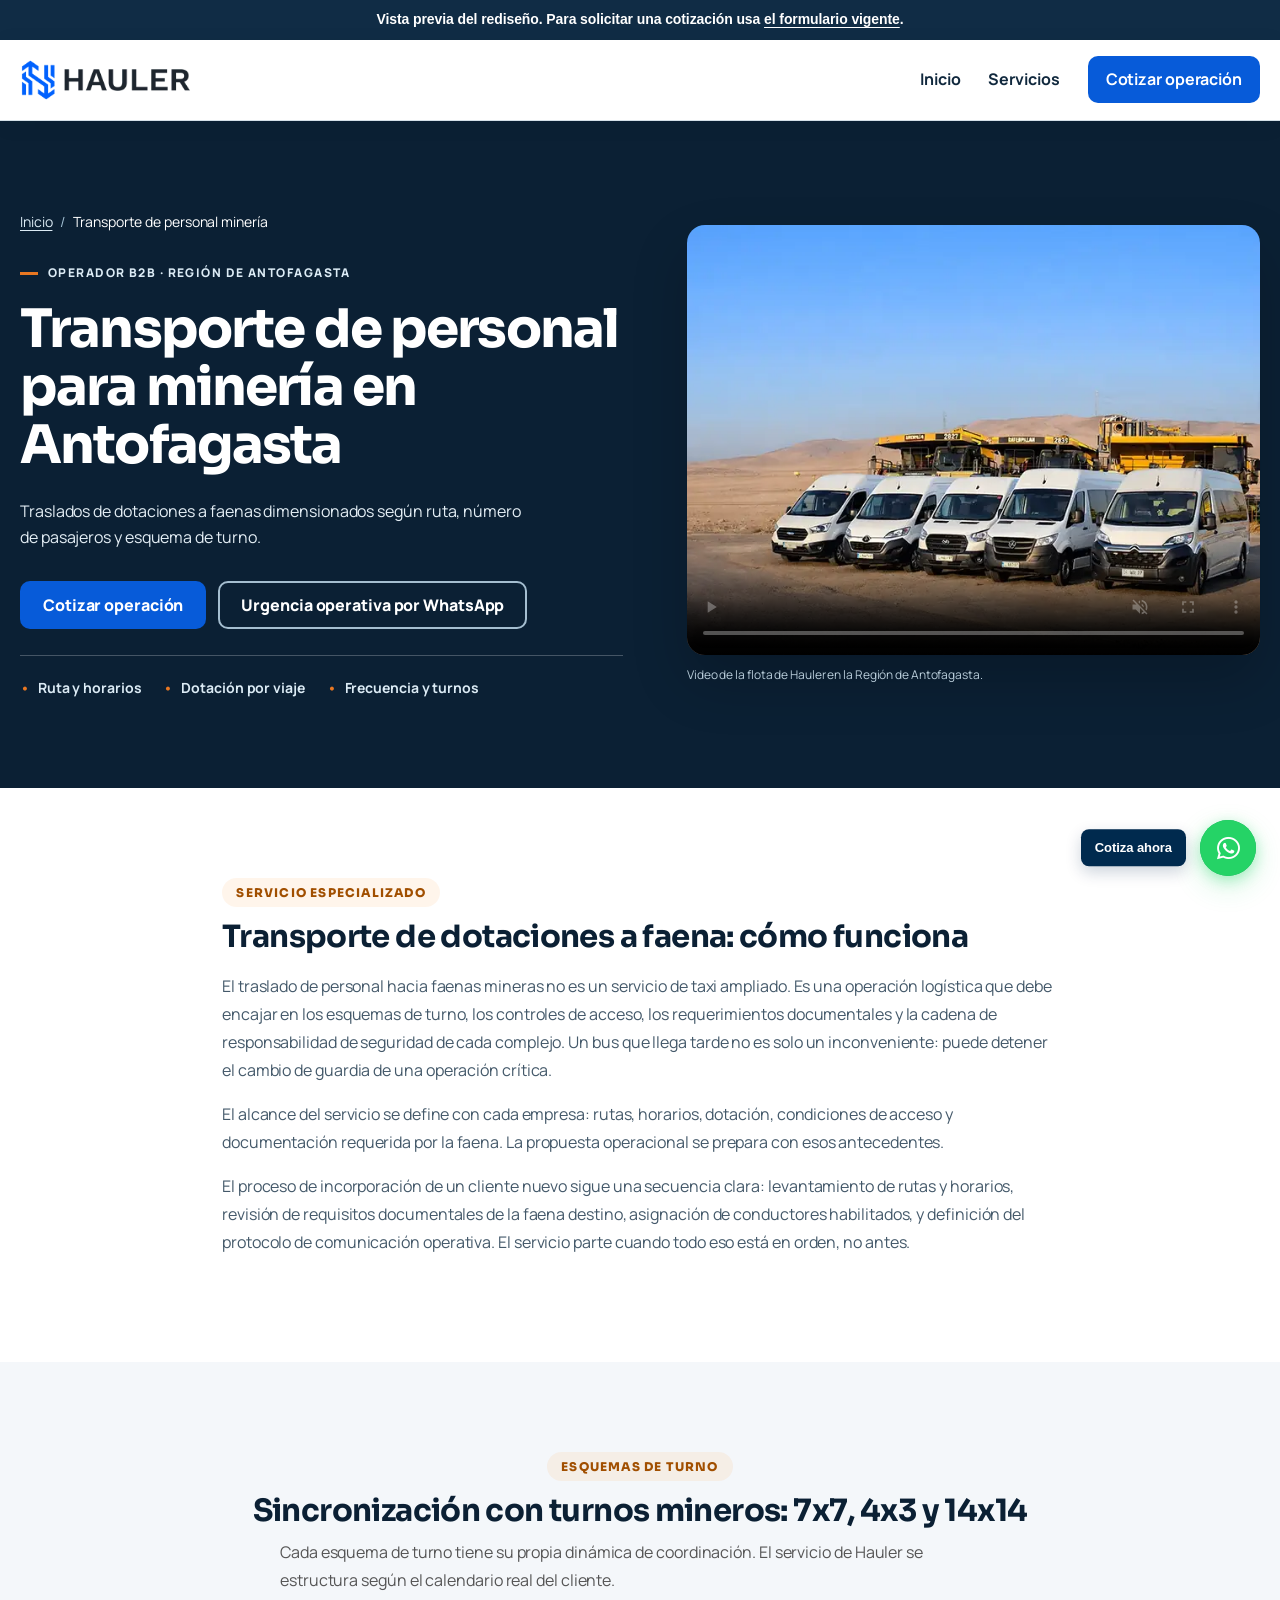
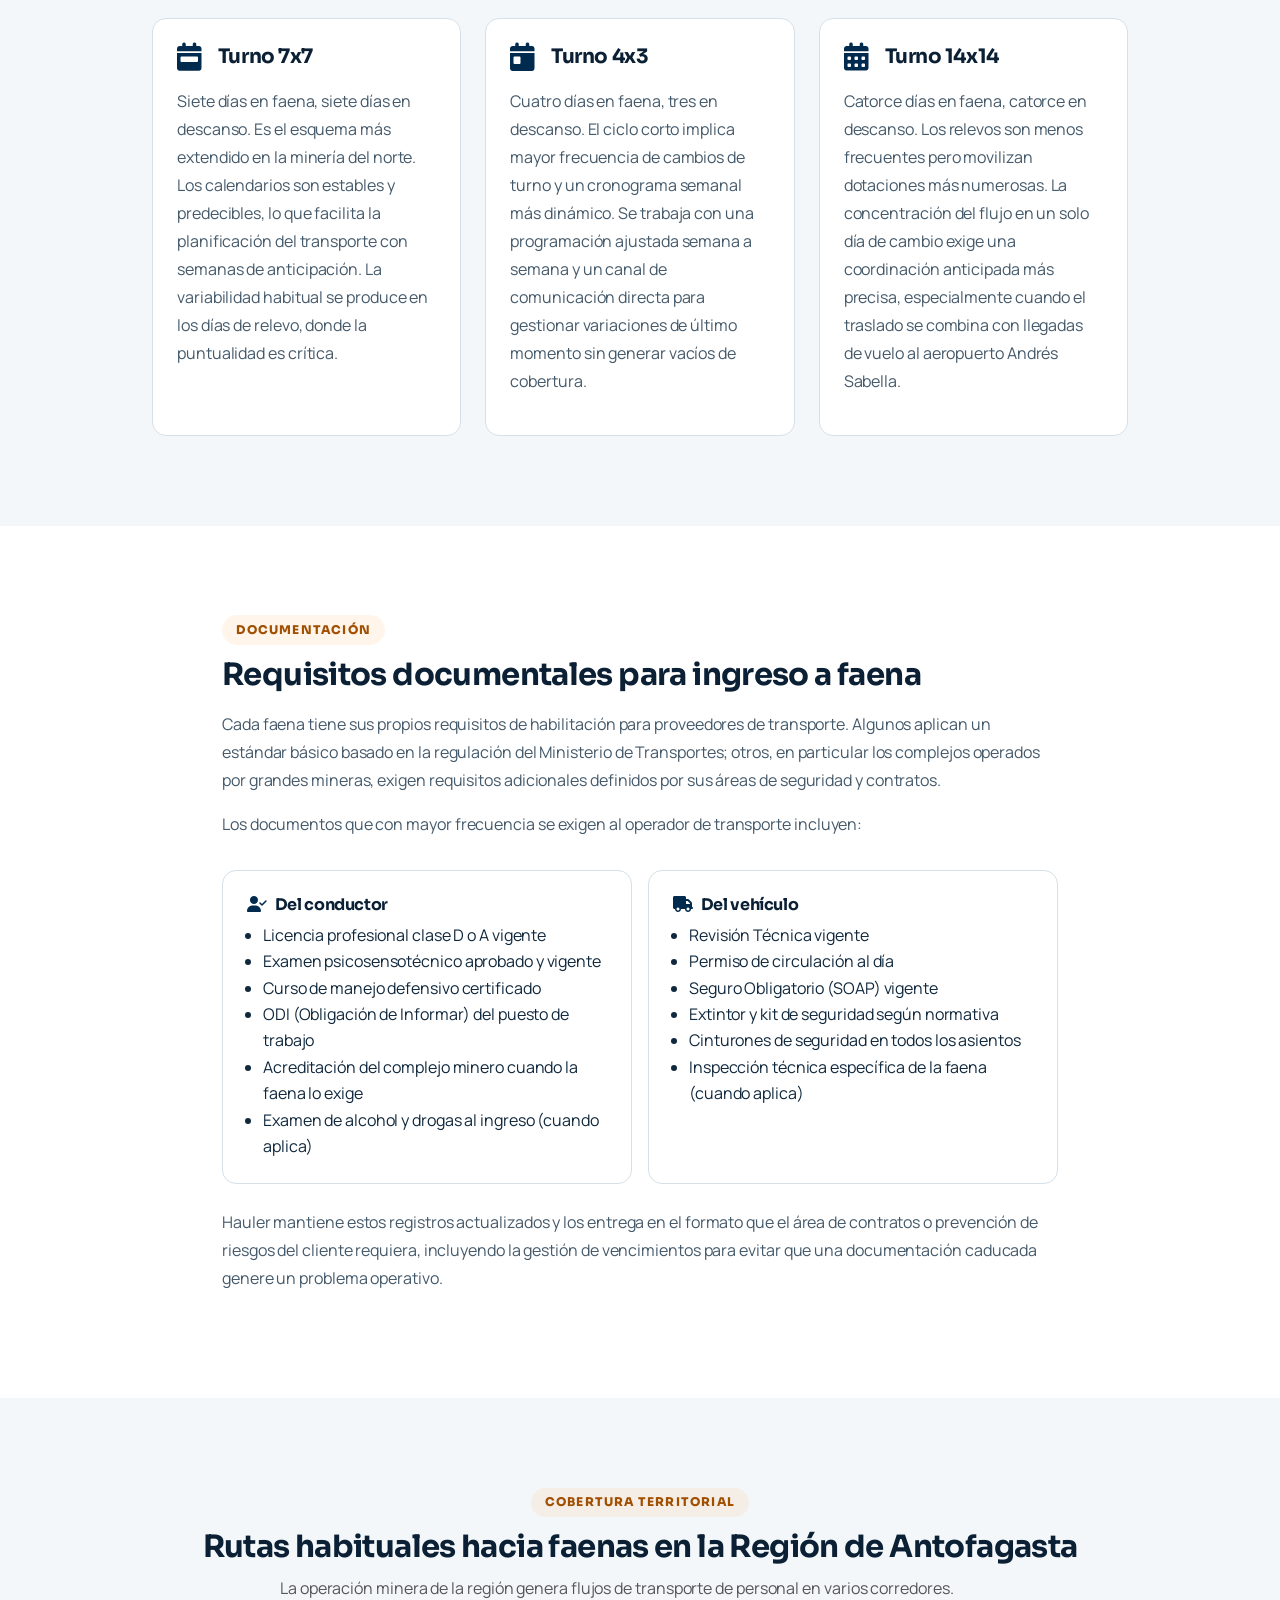
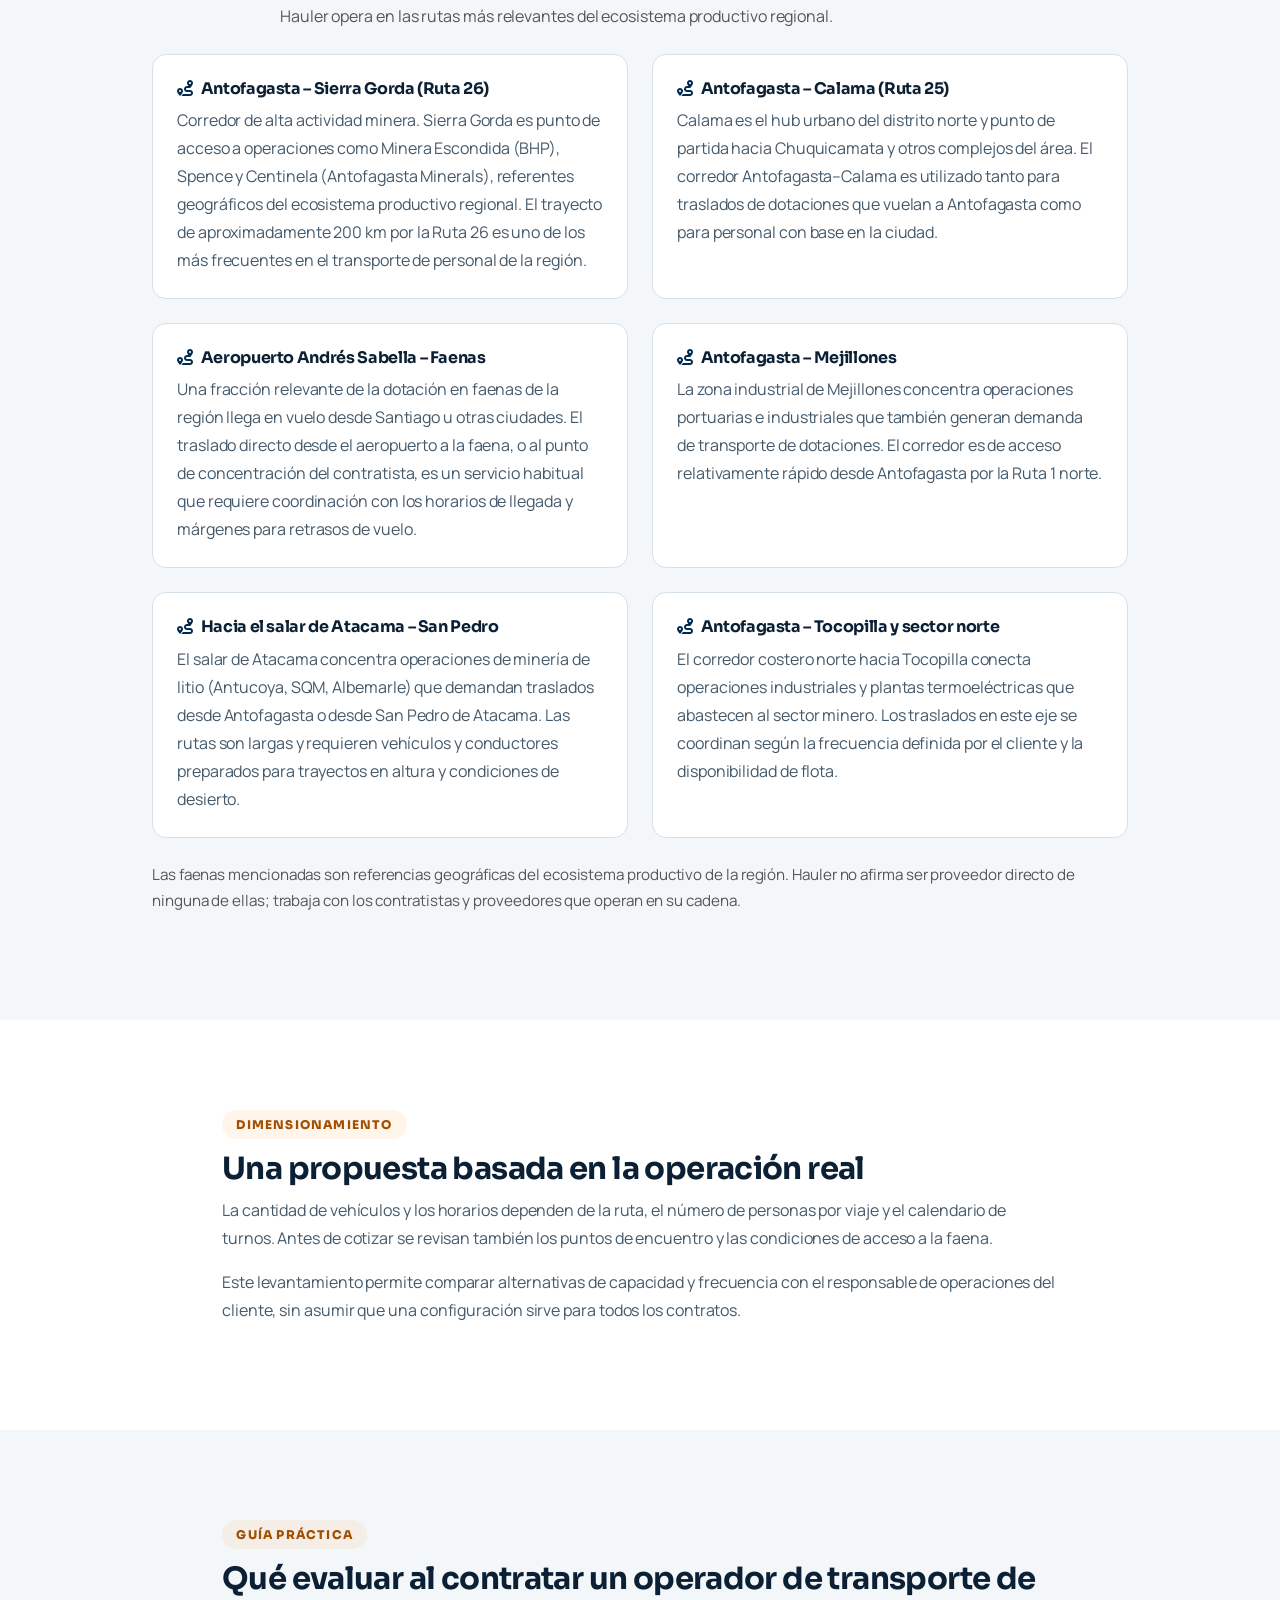
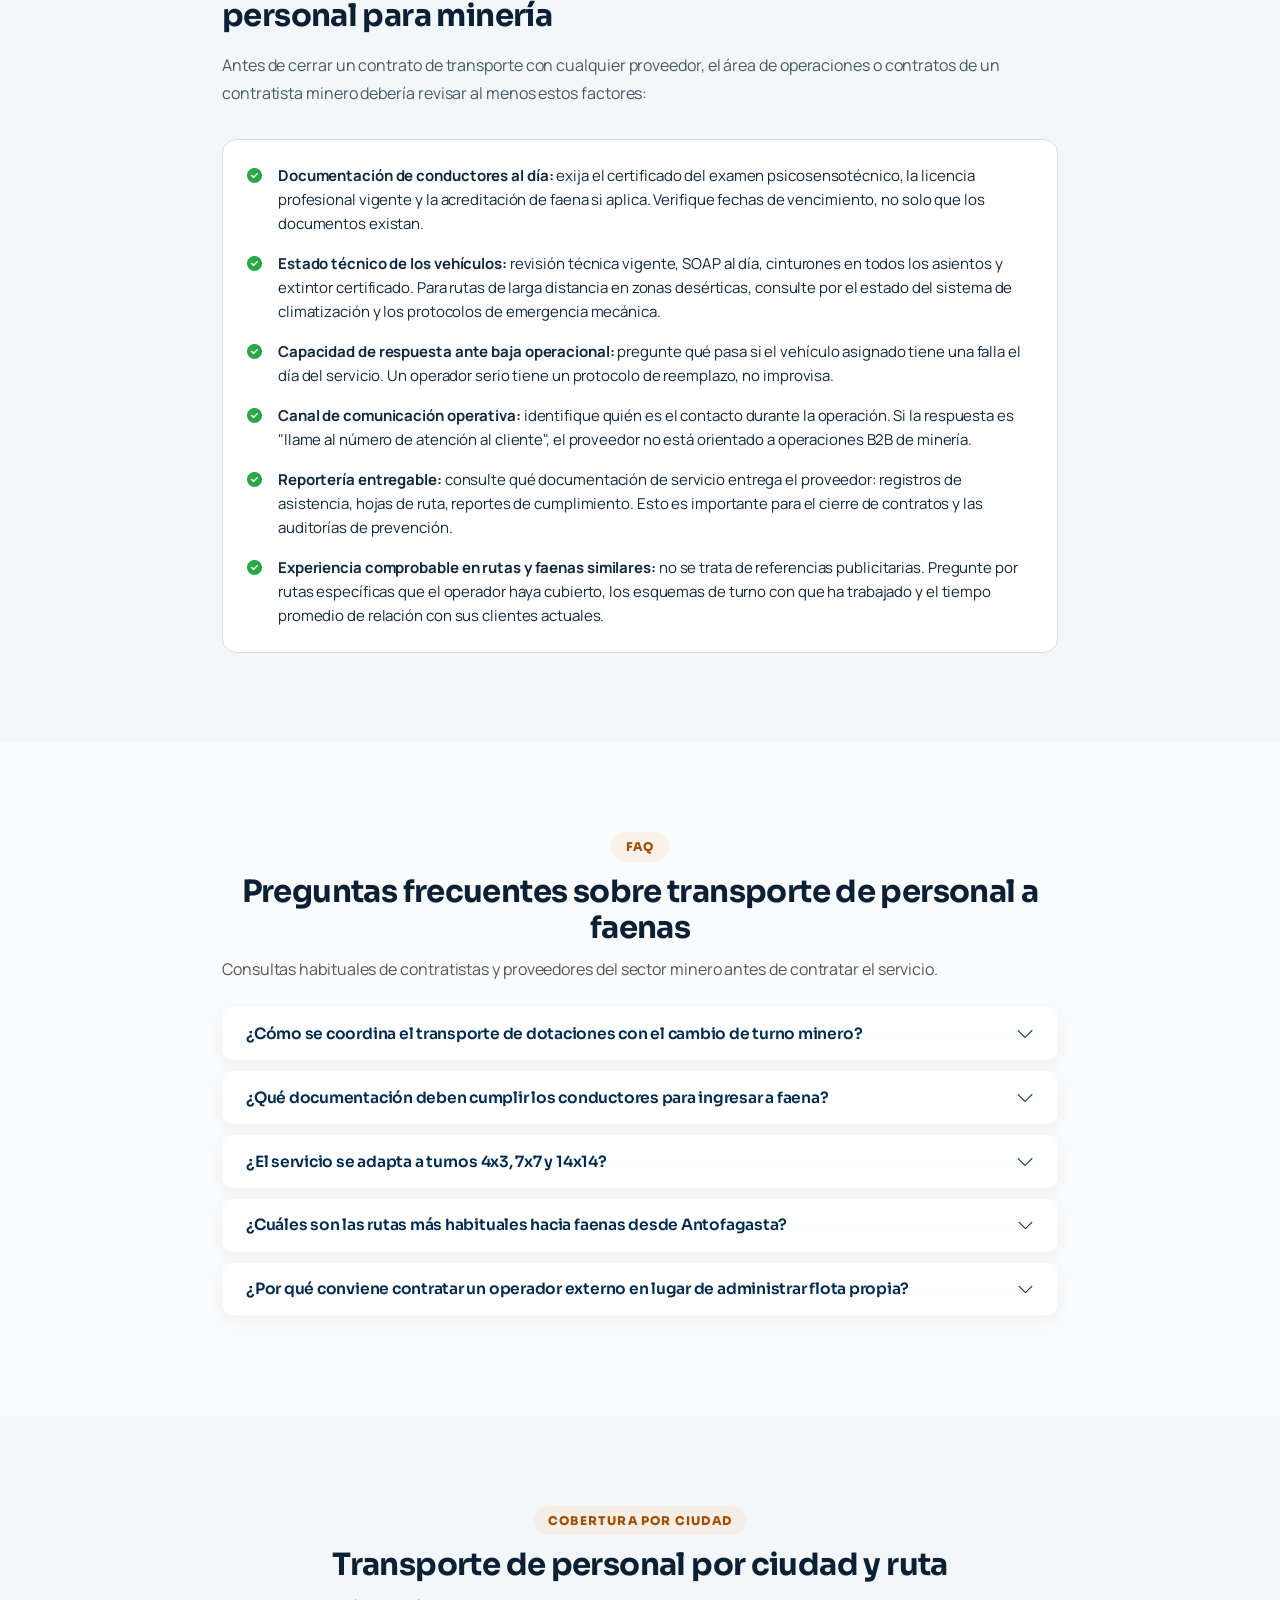
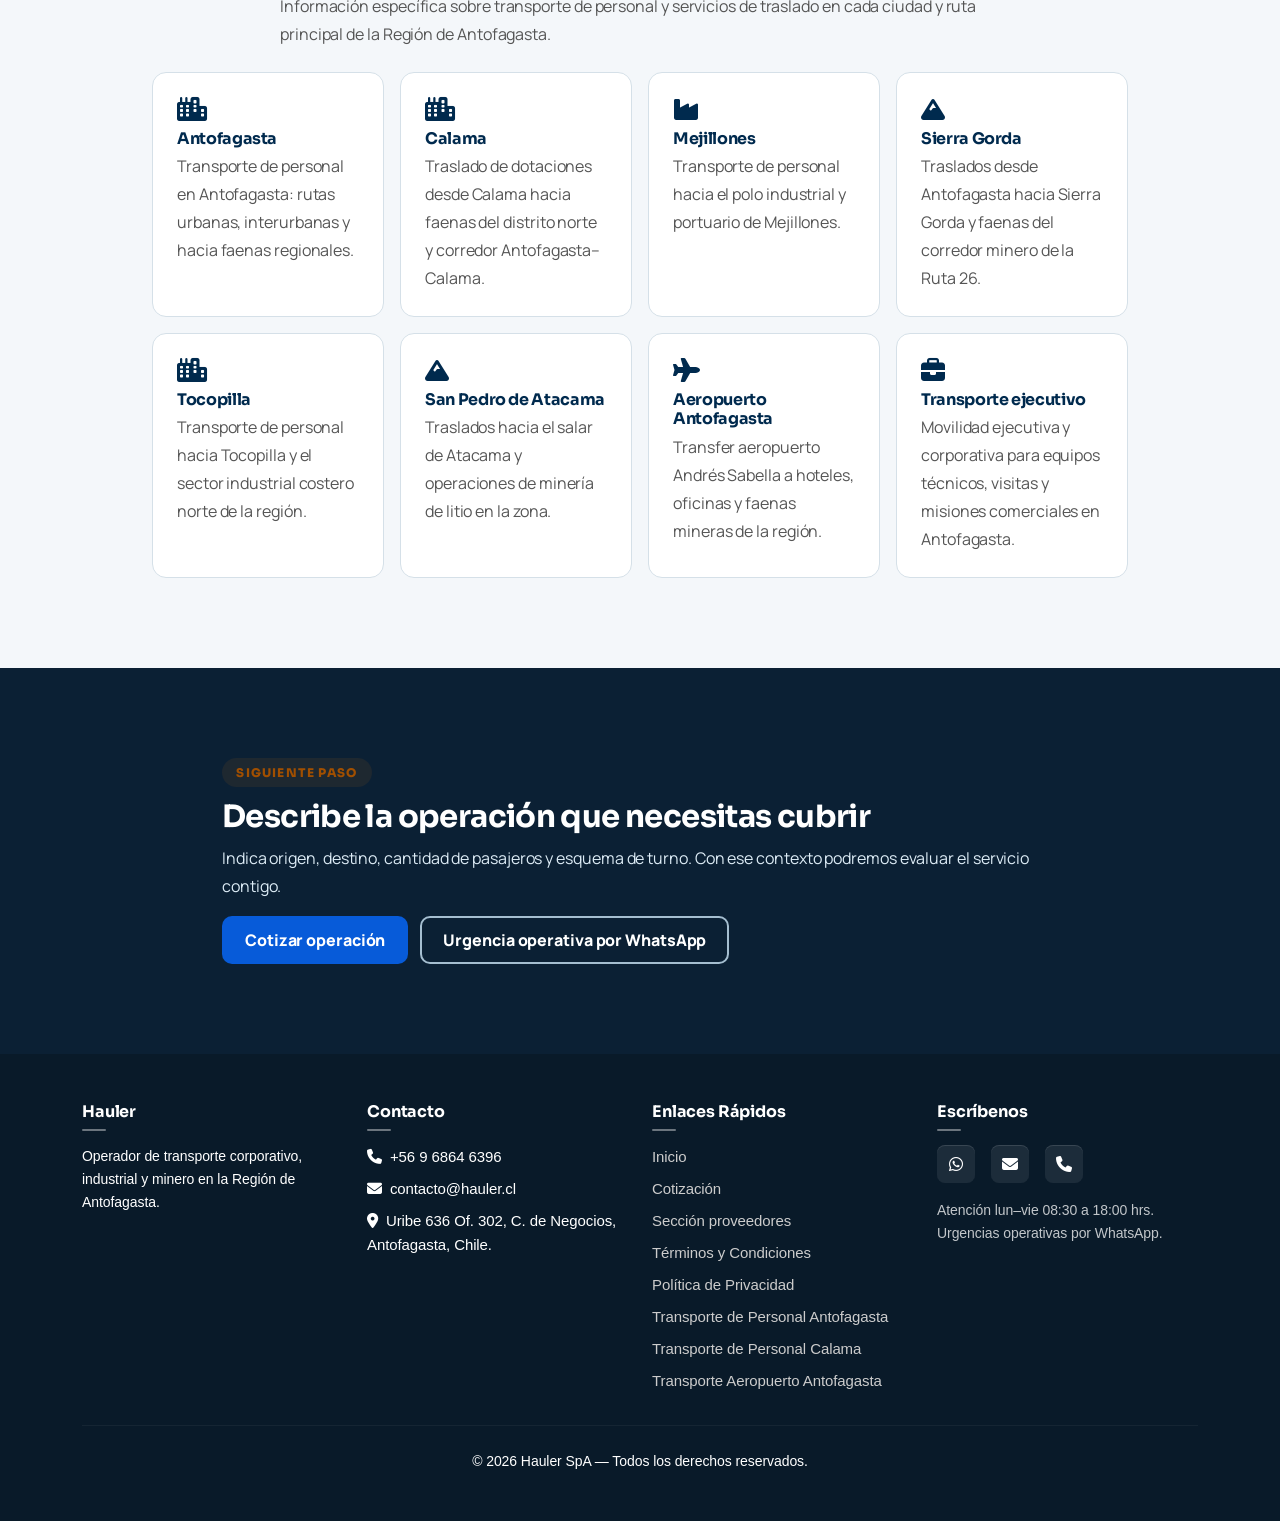
<file: transporte-de-personal-mineria.html>
<!DOCTYPE html>
<html lang="es-CL">
<head><meta name="robots" content="noindex,nofollow">

  <meta charset="UTF-8" />
  <meta name="viewport" content="width=device-width, initial-scale=1.0" />

  <!-- TÍTULO Y META PRINCIPALES -->
  <title>Transporte de Personal Minería Antofagasta | Turnos de Faena</title>
  <meta name="description" content="Transporte de personal para faenas mineras en la Región de Antofagasta. Describe ruta, dotación y turno para evaluar una operación.">
  <meta name="keywords" content="transporte de personal minería Antofagasta, transporte faenas mineras, traslado dotaciones minería, buses turno minero, transporte personal Sierra Gorda, transporte personal Calama, transporte contratistas mineros Antofagasta">
  <meta name="author" content="Hauler SpA">

  <meta name="theme-color" content="#002a4e">

  <!-- CANONICAL -->
  <link rel="canonical" href="transporte-de-personal-mineria.html" />

  <!-- OPEN GRAPH -->
  <meta property="og:type" content="website">
  <meta property="og:url" content="https://hauler.cl/transporte-de-personal-mineria">
  <meta property="og:title" content="Transporte de Personal Minería Antofagasta | Faenas y Turnos | Hauler SpA">
  <meta property="og:description" content="Transporte de personal para minería en Antofagasta, dimensionado según ruta, dotación y esquema de turno. Hauler SpA.">
  <meta property="og:image" content="https://hauler.cl/img/og-cover.jpg">
  <meta property="og:image:width" content="1200">
  <meta property="og:image:height" content="630">
  <meta property="og:image:alt" content="Hauler SpA — Transporte de personal minería en Antofagasta">
  <meta property="og:locale" content="es_CL">
  <meta property="og:site_name" content="Hauler SpA">

  <!-- TWITTER CARD -->
  <meta name="twitter:card" content="summary_large_image">
  <meta name="twitter:title" content="Transporte de Personal Minería Antofagasta | Hauler SpA">
  <meta name="twitter:description" content="Traslado de dotaciones a faenas mineras en Antofagasta. Evaluación según ruta, pasajeros y frecuencia.">
  <meta name="twitter:image" content="https://hauler.cl/img/og-cover.jpg">

  <!-- GEO SEO LOCAL -->
  <meta name="geo.region" content="CL-AN">
  <meta name="geo.placename" content="Antofagasta, Chile">
  <meta name="geo.position" content="-23.6509;-70.3954">
  <meta name="ICBM" content="-23.6509, -70.3954">

  <!-- PRECONNECT -->
  <link rel="preconnect" href="https://cdnjs.cloudflare.com" crossorigin>
  <link rel="preconnect" href="https://fonts.googleapis.com">
  <link rel="preconnect" href="https://fonts.gstatic.com" crossorigin>
  <link rel="dns-prefetch" href="https://cdnjs.cloudflare.com">
  <link rel="dns-prefetch" href="https://cdn.jsdelivr.net">

  <!-- Preload del logo y del poster del hero (candidatos LCP above-the-fold) -->
  <link rel="preload" as="image" href="public_html/img/logotipohauler.png" fetchpriority="high">


  <!-- CSS crítico (bloqueante, mismo origen): Bootstrap local + bundle v13
       (style + glass-v10 + polish-v11 + refine-v12 minificados en un archivo) -->
  <link rel="stylesheet" href="public_html/css/style-all-v13.min.css?v=2">
  <link rel="preload" as="image" href="public_html/img/2.webp" fetchpriority="high">
  <link rel="stylesheet" href="public_html/css/service-pages-2026.css?v=1">

  <!-- CSS no crítico (asíncrono, no bloquea el primer render):
       tipografías Google + Font Awesome (iconos) -->
  <link rel="preload" as="style" href="https://fonts.googleapis.com/css2?family=Manrope:wght@400;500;600;700;800&family=Sora:wght@400;500;600;700;800&display=swap" onload="this.onload=null;this.rel='stylesheet'">
  <link rel="preload" as="style" href="https://cdnjs.cloudflare.com/ajax/libs/font-awesome/6.4.0/css/all.min.css" onload="this.onload=null;this.rel='stylesheet'">
  <noscript>
    <link rel="stylesheet" href="https://fonts.googleapis.com/css2?family=Manrope:wght@400;500;600;700;800&family=Sora:wght@400;500;600;700;800&display=swap">
    <link rel="stylesheet" href="https://cdnjs.cloudflare.com/ajax/libs/font-awesome/6.4.0/css/all.min.css">
  </noscript>
  <style>
    /* Caret del efector (animations-v12.js, elementos .typewrite) */
    .typewrite--typing::after {
      content: "";
      display: inline-block;
      width: 2px;
      height: 1em;
      background: currentColor;
      margin-left: 3px;
      vertical-align: -0.1em;
      animation: tw-caret .8s steps(1) infinite;
    }
    @keyframes tw-caret { 50% { opacity: 0; } }
  </style>

  <!-- FAVICON -->
  <link rel="icon" type="image/png" href="public_html/LOGOS/isologo.png">
  <link rel="shortcut icon" type="image/png" href="public_html/LOGOS/isologo.png">
  <link rel="apple-touch-icon" href="public_html/LOGOS/isologo.png">

  <!-- SCHEMA JSON-LD: Service -->
  <script type="application/ld+json">
  {
    "@context": "https://schema.org",
    "@type": "Service",
    "@id": "https://hauler.cl/transporte-de-personal-mineria#service",
    "name": "Transporte de personal para minería en la Región de Antofagasta",
    "description": "Transporte de personal para faenas mineras e industriales en la Región de Antofagasta, dimensionado según ruta, dotación y turnos.",
    "serviceType": "Transporte de personal a faenas mineras",
    "areaServed": {
      "@type": "AdministrativeArea",
      "name": "Región de Antofagasta"
    },
    "provider": {
      "@id": "https://hauler.cl/#business"
    },
    "url": "https://hauler.cl/transporte-de-personal-mineria"
  }
  </script>

  <!-- SCHEMA JSON-LD: BreadcrumbList -->
  <script type="application/ld+json">
  {
    "@context": "https://schema.org",
    "@type": "BreadcrumbList",
    "itemListElement": [
      {
        "@type": "ListItem",
        "position": 1,
        "name": "Inicio",
        "item": "https://hauler.cl/"
      },
      {
        "@type": "ListItem",
        "position": 2,
        "name": "Transporte de personal minería",
        "item": "https://hauler.cl/transporte-de-personal-mineria"
      }
    ]
  }
  </script>

  <!-- SCHEMA JSON-LD: FAQPage -->
  <script type="application/ld+json">
  {
    "@context": "https://schema.org",
    "@type": "FAQPage",
    "mainEntity": [
      {
        "@type": "Question",
        "name": "¿Cómo se coordina el transporte de dotaciones con el cambio de turno minero?",
        "acceptedAnswer": {
          "@type": "Answer",
          "text": "La coordinación parte con un cronograma acordado entre Hauler y el área de operaciones o logística del contratista. Se definen los horarios de recogida, puntos de encuentro y los márgenes de tolerancia para absorber variaciones menores. El conductor tiene instrucción clara: el bus sale a la hora definida. Para turnos con variabilidad (cambios de guardia, extensiones de jornada), se establece un canal de comunicación directa entre el despachador de Hauler y el responsable en terreno del cliente."
        }
      },
      {
        "@type": "Question",
        "name": "¿Qué documentación deben cumplir los conductores para ingresar a faena?",
        "acceptedAnswer": {
          "@type": "Answer",
          "text": "Los requisitos varían según la faena y el contratista mandante, pero los exigidos con mayor frecuencia son: licencia de conducir profesional clase D o A vigente, examen psicosensotécnico aprobado, curso de manejo defensivo, ODI (Obligación de Informar) del puesto, y acreditación específica del complejo minero cuando corresponde. Hauler mantiene estos registros actualizados y los pone a disposición del área de contratos o prevención de riesgos del cliente."
        }
      },
      {
        "@type": "Question",
        "name": "¿Cuáles son las rutas más habituales hacia faenas desde Antofagasta?",
        "acceptedAnswer": {
          "@type": "Answer",
          "text": "Las rutas más frecuentes desde Antofagasta incluyen el corredor hacia Sierra Gorda (Ruta 26), la ruta hacia Calama y el distrito norte (B-400 y Ruta 25), los accesos al salar de Atacama desde San Pedro, la bajada hacia Mejillones y el sector costero norte, y los corredores hacia Tocopilla. El aeropuerto Andrés Sabella es también punto de inicio habitual para dotaciones de profesionales que llegan en vuelo y continúan directo a faena."
        }
      },
      {
        "@type": "Question",
        "name": "¿El servicio se adapta a turnos 4x3, 7x7 y 14x14?",
        "acceptedAnswer": {
          "@type": "Answer",
          "text": "Sí. El servicio se estructura según el esquema de turnos del cliente. Para turnos 7x7 o 14x14, los calendarios de operación son relativamente estables y se pueden programar con semanas de anticipación. Para turnos 4x3 u otras modalidades con ciclos cortos, se trabaja con un cronograma semanal ajustado y un canal de comunicación operativa para gestionar variaciones de último momento."
        }
      },
      {
        "@type": "Question",
        "name": "¿Por qué conviene contratar un operador externo de transporte en lugar de administrar flota propia?",
        "acceptedAnswer": {
          "@type": "Answer",
          "text": "Administrar flota propia implica inversión en vehículos, gestión de mantenimiento, control de documentación de conductores, reemplazos por baja operacional y carga administrativa que no es el core del negocio de un contratista. Un operador externo como Hauler absorbe esa carga y entrega el servicio como un costo variable predecible, con capacidad de escalar o reducir según el volumen real de la operación."
        }
      }
    ]
  }
  </script>

</head>
<body class="service-page"><div role="note" style="background:#102c45;color:#fff;padding:10px 20px;font:600 14px/1.4 Arial,sans-serif;text-align:center">Vista previa del rediseño. Para solicitar una cotización usa <a style="color:#fff;text-decoration:underline" href="https://hauler.cl/#cotizar">el formulario vigente</a>.</div>


<!-- NAVBAR -->
<a class="service-skip" href="#contenido-principal">Saltar al contenido</a>
<nav class="service-nav" aria-label="Navegación principal">
  <div class="service-shell service-nav__inner">
    <a class="service-nav__logo" href="https://hauler.cl/" aria-label="Hauler, ir al inicio">
      <img src="public_html/img/logotipohauler-nav.webp" alt="Hauler" width="234" height="60">
    </a>
    <div class="service-nav__links">
      <a href="https://hauler.cl/">Inicio</a>
      <a href="transporte-de-personal-mineria.html">Servicios</a>
      <a class="service-nav__cta" href="https://hauler.cl/#cotizar">Cotizar operación</a>
    </div>
    <details class="service-nav__mobile">
      <summary>Menú</summary>
      <div>
        <a href="https://hauler.cl/">Inicio</a>
        <a href="transporte-de-personal-mineria.html">Servicios</a>
        <a href="https://hauler.cl/#cotizar">Cotizar operación</a>
      </div>
    </details>
  </div>
</nav>


<!-- HERO / CABECERA DE PÁGINA -->
<main id="contenido-principal">
<header class="service-hero">
  <div class="service-shell service-hero__grid">
    <div class="service-hero__copy">
      <nav class="service-breadcrumb" aria-label="Ruta de navegación">
        <ol><li><a href="https://hauler.cl/">Inicio</a></li><li aria-current="page">Transporte de personal minería</li></ol>
      </nav>
      <p class="service-hero__eyebrow">Operador B2B · Región de Antofagasta</p>
      <h1>Transporte de personal para minería en Antofagasta</h1>
      <p class="service-hero__lead">Traslados de dotaciones a faenas dimensionados según ruta, número de pasajeros y esquema de turno.</p>
      <div class="service-actions">
        <a href="https://hauler.cl/#cotizar" class="service-button service-button--primary">Cotizar operación</a>
        <a href="https://wa.link/te8k8u" class="service-button service-button--secondary" target="_blank" rel="noopener noreferrer">Urgencia operativa por WhatsApp</a>
      </div>
      <ul class="service-hero__facts">
        <li>Ruta y horarios</li><li>Dotación por viaje</li><li>Frecuencia y turnos</li>
      </ul>
    </div>
    <figure class="service-hero__media">
      <video class="service-hero__video" autoplay muted loop playsinline controls preload="metadata"
          poster="public_html/img/2.webp" aria-label="Video de la flota de Hauler en Antofagasta">
          <source src="public_html/img/videodeportada.mp4" type="video/mp4">
          Tu navegador no puede reproducir este video.
        </video>
      <figcaption>Video de la flota de Hauler en la Región de Antofagasta.</figcaption>
    </figure>
  </div>
</header>


<!-- INTRODUCCIÓN -->
<section class="py-5">
  <div class="container" style="max-width:860px;">
    <span class="section-eyebrow">Servicio especializado</span>
    <h2 class="fw-bold mb-3" style="color:#002a4e;">Transporte de dotaciones a faena: cómo funciona</h2>
    <p>El traslado de personal hacia faenas mineras no es un servicio de taxi ampliado. Es una operación logística que debe encajar en los esquemas de turno, los controles de acceso, los requerimientos documentales y la cadena de responsabilidad de seguridad de cada complejo. Un bus que llega tarde no es solo un inconveniente: puede detener el cambio de guardia de una operación crítica.</p>
    <p>El alcance del servicio se define con cada empresa: rutas, horarios, dotación, condiciones de acceso y documentación requerida por la faena. La propuesta operacional se prepara con esos antecedentes.</p>
    <p>El proceso de incorporación de un cliente nuevo sigue una secuencia clara: levantamiento de rutas y horarios, revisión de requisitos documentales de la faena destino, asignación de conductores habilitados, y definición del protocolo de comunicación operativa. El servicio parte cuando todo eso está en orden, no antes.</p>
  </div>
</section>


<!-- TURNOS MINEROS -->
<section class="py-5 bg-light">
  <div class="container" style="max-width:1000px;">
    <div class="text-center mb-4">
      <span class="section-eyebrow">Esquemas de turno</span>
      <h2 class="fw-bold" style="color:#002a4e;">Sincronización con turnos mineros: 7x7, 4x3 y 14x14</h2>
      <p class="mt-2" style="color:#555; max-width:720px; margin:auto;">Cada esquema de turno tiene su propia dinámica de coordinación. El servicio de Hauler se estructura según el calendario real del cliente.</p>
    </div>
    <div class="row g-4">
      <div class="col-12 col-md-4">
        <div class="p-4 bg-white rounded-4 shadow-sm h-100">
          <div class="d-flex align-items-center mb-3">
            <i class="fa fa-calendar-week text-primary fs-2 me-3" aria-hidden="true"></i>
            <h3 class="h5 mb-0 fw-bold">Turno 7x7</h3>
          </div>
          <p>Siete días en faena, siete días en descanso. Es el esquema más extendido en la minería del norte. Los calendarios son estables y predecibles, lo que facilita la planificación del transporte con semanas de anticipación. La variabilidad habitual se produce en los días de relevo, donde la puntualidad es crítica.</p>
        </div>
      </div>
      <div class="col-12 col-md-4">
        <div class="p-4 bg-white rounded-4 shadow-sm h-100">
          <div class="d-flex align-items-center mb-3">
            <i class="fa fa-calendar-day text-primary fs-2 me-3" aria-hidden="true"></i>
            <h3 class="h5 mb-0 fw-bold">Turno 4x3</h3>
          </div>
          <p>Cuatro días en faena, tres en descanso. El ciclo corto implica mayor frecuencia de cambios de turno y un cronograma semanal más dinámico. Se trabaja con una programación ajustada semana a semana y un canal de comunicación directa para gestionar variaciones de último momento sin generar vacíos de cobertura.</p>
        </div>
      </div>
      <div class="col-12 col-md-4">
        <div class="p-4 bg-white rounded-4 shadow-sm h-100">
          <div class="d-flex align-items-center mb-3">
            <i class="fa fa-calendar-alt text-primary fs-2 me-3" aria-hidden="true"></i>
            <h3 class="h5 mb-0 fw-bold">Turno 14x14</h3>
          </div>
          <p>Catorce días en faena, catorce en descanso. Los relevos son menos frecuentes pero movilizan dotaciones más numerosas. La concentración del flujo en un solo día de cambio exige una coordinación anticipada más precisa, especialmente cuando el traslado se combina con llegadas de vuelo al aeropuerto Andrés Sabella.</p>
        </div>
      </div>
    </div>
  </div>
</section>


<!-- REQUISITOS DOCUMENTALES -->
<section class="py-5">
  <div class="container" style="max-width:860px;">
    <span class="section-eyebrow">Documentación</span>
    <h2 class="fw-bold mb-3" style="color:#002a4e;">Requisitos documentales para ingreso a faena</h2>
    <p>Cada faena tiene sus propios requisitos de habilitación para proveedores de transporte. Algunos aplican un estándar básico basado en la regulación del Ministerio de Transportes; otros, en particular los complejos operados por grandes mineras, exigen requisitos adicionales definidos por sus áreas de seguridad y contratos.</p>
    <p>Los documentos que con mayor frecuencia se exigen al operador de transporte incluyen:</p>
    <div class="row g-3 mt-1">
      <div class="col-12 col-md-6">
        <div class="p-4 bg-white rounded-4 shadow-sm h-100">
          <h3 class="h6 fw-bold mb-2"><i class="fa fa-user-check text-primary me-2" aria-hidden="true"></i>Del conductor</h3>
          <ul class="mb-0 ps-3">
            <li>Licencia profesional clase D o A vigente</li>
            <li>Examen psicosensotécnico aprobado y vigente</li>
            <li>Curso de manejo defensivo certificado</li>
            <li>ODI (Obligación de Informar) del puesto de trabajo</li>
            <li>Acreditación del complejo minero cuando la faena lo exige</li>
            <li>Examen de alcohol y drogas al ingreso (cuando aplica)</li>
          </ul>
        </div>
      </div>
      <div class="col-12 col-md-6">
        <div class="p-4 bg-white rounded-4 shadow-sm h-100">
          <h3 class="h6 fw-bold mb-2"><i class="fa fa-truck text-primary me-2" aria-hidden="true"></i>Del vehículo</h3>
          <ul class="mb-0 ps-3">
            <li>Revisión Técnica vigente</li>
            <li>Permiso de circulación al día</li>
            <li>Seguro Obligatorio (SOAP) vigente</li>
            <li>Extintor y kit de seguridad según normativa</li>
            <li>Cinturones de seguridad en todos los asientos</li>
            <li>Inspección técnica específica de la faena (cuando aplica)</li>
          </ul>
        </div>
      </div>
    </div>
    <p class="mt-4">Hauler mantiene estos registros actualizados y los entrega en el formato que el área de contratos o prevención de riesgos del cliente requiera, incluyendo la gestión de vencimientos para evitar que una documentación caducada genere un problema operativo.</p>
  </div>
</section>


<!-- RUTAS REGIONALES -->
<section class="py-5 bg-light">
  <div class="container" style="max-width:1000px;">
    <div class="text-center mb-4">
      <span class="section-eyebrow">Cobertura territorial</span>
      <h2 class="fw-bold" style="color:#002a4e;">Rutas habituales hacia faenas en la Región de Antofagasta</h2>
      <p class="mt-2" style="color:#555; max-width:720px; margin:auto;">La operación minera de la región genera flujos de transporte de personal en varios corredores. Hauler opera en las rutas más relevantes del ecosistema productivo regional.</p>
    </div>
    <div class="row g-4">

      <div class="col-12 col-md-6">
        <div class="p-4 bg-white rounded-4 shadow-sm h-100">
          <h3 class="h6 fw-bold mb-2"><i class="fa fa-route text-primary me-2" aria-hidden="true"></i>Antofagasta – Sierra Gorda (Ruta 26)</h3>
          <p class="mb-0">Corredor de alta actividad minera. Sierra Gorda es punto de acceso a operaciones como Minera Escondida (BHP), Spence y Centinela (Antofagasta Minerals), referentes geográficos del ecosistema productivo regional. El trayecto de aproximadamente 200 km por la Ruta 26 es uno de los más frecuentes en el transporte de personal de la región.</p>
        </div>
      </div>

      <div class="col-12 col-md-6">
        <div class="p-4 bg-white rounded-4 shadow-sm h-100">
          <h3 class="h6 fw-bold mb-2"><i class="fa fa-route text-primary me-2" aria-hidden="true"></i>Antofagasta – Calama (Ruta 25)</h3>
          <p class="mb-0">Calama es el hub urbano del distrito norte y punto de partida hacia Chuquicamata y otros complejos del área. El corredor Antofagasta–Calama es utilizado tanto para traslados de dotaciones que vuelan a Antofagasta como para personal con base en la ciudad.</p>
        </div>
      </div>

      <div class="col-12 col-md-6">
        <div class="p-4 bg-white rounded-4 shadow-sm h-100">
          <h3 class="h6 fw-bold mb-2"><i class="fa fa-route text-primary me-2" aria-hidden="true"></i>Aeropuerto Andrés Sabella – Faenas</h3>
          <p class="mb-0">Una fracción relevante de la dotación en faenas de la región llega en vuelo desde Santiago u otras ciudades. El traslado directo desde el aeropuerto a la faena, o al punto de concentración del contratista, es un servicio habitual que requiere coordinación con los horarios de llegada y márgenes para retrasos de vuelo.</p>
        </div>
      </div>

      <div class="col-12 col-md-6">
        <div class="p-4 bg-white rounded-4 shadow-sm h-100">
          <h3 class="h6 fw-bold mb-2"><i class="fa fa-route text-primary me-2" aria-hidden="true"></i>Antofagasta – Mejillones</h3>
          <p class="mb-0">La zona industrial de Mejillones concentra operaciones portuarias e industriales que también generan demanda de transporte de dotaciones. El corredor es de acceso relativamente rápido desde Antofagasta por la Ruta 1 norte.</p>
        </div>
      </div>

      <div class="col-12 col-md-6">
        <div class="p-4 bg-white rounded-4 shadow-sm h-100">
          <h3 class="h6 fw-bold mb-2"><i class="fa fa-route text-primary me-2" aria-hidden="true"></i>Hacia el salar de Atacama – San Pedro</h3>
          <p class="mb-0">El salar de Atacama concentra operaciones de minería de litio (Antucoya, SQM, Albemarle) que demandan traslados desde Antofagasta o desde San Pedro de Atacama. Las rutas son largas y requieren vehículos y conductores preparados para trayectos en altura y condiciones de desierto.</p>
        </div>
      </div>

      <div class="col-12 col-md-6">
        <div class="p-4 bg-white rounded-4 shadow-sm h-100">
          <h3 class="h6 fw-bold mb-2"><i class="fa fa-route text-primary me-2" aria-hidden="true"></i>Antofagasta – Tocopilla y sector norte</h3>
          <p class="mb-0">El corredor costero norte hacia Tocopilla conecta operaciones industriales y plantas termoeléctricas que abastecen al sector minero. Los traslados en este eje se coordinan según la frecuencia definida por el cliente y la disponibilidad de flota.</p>
        </div>
      </div>

    </div>
    <p class="mt-4 text-center" style="color:#555; font-size:.95rem;">Las faenas mencionadas son referencias geográficas del ecosistema productivo de la región. Hauler no afirma ser proveedor directo de ninguna de ellas; trabaja con los contratistas y proveedores que operan en su cadena.</p>
  </div>
</section>


<!-- DIMENSIONAMIENTO -->
<section class="py-5">
  <div class="container" style="max-width:860px;">
    <span class="section-eyebrow">Dimensionamiento</span>
    <h2>Una propuesta basada en la operación real</h2>
    <p>La cantidad de vehículos y los horarios dependen de la ruta, el número de personas por viaje y el calendario de turnos. Antes de cotizar se revisan también los puntos de encuentro y las condiciones de acceso a la faena.</p>
    <p>Este levantamiento permite comparar alternativas de capacidad y frecuencia con el responsable de operaciones del cliente, sin asumir que una configuración sirve para todos los contratos.</p>
  </div>
</section>

<!-- CHECKLIST: QUÉ EVALUAR AL CONTRATAR -->
<section class="py-5 bg-light">
  <div class="container" style="max-width:860px;">
    <span class="section-eyebrow">Guía práctica</span>
    <h2 class="fw-bold mb-3" style="color:#002a4e;">Qué evaluar al contratar un operador de transporte de personal para minería</h2>
    <p>Antes de cerrar un contrato de transporte con cualquier proveedor, el área de operaciones o contratos de un contratista minero debería revisar al menos estos factores:</p>
    <div class="row g-3 mt-1">
      <div class="col-12">
        <div class="p-4 bg-white rounded-4 shadow-sm">
          <ul class="list-unstyled mb-0">
            <li class="mb-3 d-flex align-items-start">
              <i class="fa fa-check-circle text-success me-3 mt-1 flex-shrink-0" aria-hidden="true"></i>
              <div><strong>Documentación de conductores al día:</strong> exija el certificado del examen psicosensotécnico, la licencia profesional vigente y la acreditación de faena si aplica. Verifique fechas de vencimiento, no solo que los documentos existan.</div>
            </li>
            <li class="mb-3 d-flex align-items-start">
              <i class="fa fa-check-circle text-success me-3 mt-1 flex-shrink-0" aria-hidden="true"></i>
              <div><strong>Estado técnico de los vehículos:</strong> revisión técnica vigente, SOAP al día, cinturones en todos los asientos y extintor certificado. Para rutas de larga distancia en zonas desérticas, consulte por el estado del sistema de climatización y los protocolos de emergencia mecánica.</div>
            </li>
            <li class="mb-3 d-flex align-items-start">
              <i class="fa fa-check-circle text-success me-3 mt-1 flex-shrink-0" aria-hidden="true"></i>
              <div><strong>Capacidad de respuesta ante baja operacional:</strong> pregunte qué pasa si el vehículo asignado tiene una falla el día del servicio. Un operador serio tiene un protocolo de reemplazo, no improvisa.</div>
            </li>
            <li class="mb-3 d-flex align-items-start">
              <i class="fa fa-check-circle text-success me-3 mt-1 flex-shrink-0" aria-hidden="true"></i>
              <div><strong>Canal de comunicación operativa:</strong> identifique quién es el contacto durante la operación. Si la respuesta es "llame al número de atención al cliente", el proveedor no está orientado a operaciones B2B de minería.</div>
            </li>
            <li class="mb-3 d-flex align-items-start">
              <i class="fa fa-check-circle text-success me-3 mt-1 flex-shrink-0" aria-hidden="true"></i>
              <div><strong>Reportería entregable:</strong> consulte qué documentación de servicio entrega el proveedor: registros de asistencia, hojas de ruta, reportes de cumplimiento. Esto es importante para el cierre de contratos y las auditorías de prevención.</div>
            </li>
            <li class="d-flex align-items-start">
              <i class="fa fa-check-circle text-success me-3 mt-1 flex-shrink-0" aria-hidden="true"></i>
              <div><strong>Experiencia comprobable en rutas y faenas similares:</strong> no se trata de referencias publicitarias. Pregunte por rutas específicas que el operador haya cubierto, los esquemas de turno con que ha trabajado y el tiempo promedio de relación con sus clientes actuales.</div>
            </li>
          </ul>
        </div>
      </div>
    </div>
  </div>
</section>


<!-- FAQ -->
<section class="py-5 seccion-faq">
  <div class="container" style="max-width:860px;">
    <div class="text-center">
      <span class="section-eyebrow">FAQ</span>
      <h2 class="fw-bold mb-2" style="color:#002a4e;">Preguntas frecuentes sobre transporte de personal a faenas</h2>
      <p class="mb-4" style="color:#555;">Consultas habituales de contratistas y proveedores del sector minero antes de contratar el servicio.</p>
    </div>
    <div class="accordion" id="faqMineriaAccordion">

      <div class="accordion-item">
        <h3 class="accordion-header">
          <button class="accordion-button collapsed" type="button" data-bs-toggle="collapse" data-bs-target="#faqM1" aria-expanded="false" aria-controls="faqM1">
            ¿Cómo se coordina el transporte de dotaciones con el cambio de turno minero?
          </button>
        </h3>
        <div id="faqM1" class="accordion-collapse collapse" data-bs-parent="#faqMineriaAccordion">
          <div class="accordion-body">
            La coordinación parte con un cronograma acordado entre Hauler y el área de operaciones o logística del contratista. Se definen los horarios de recogida, puntos de encuentro y los márgenes de tolerancia para absorber variaciones menores. El conductor tiene instrucción clara: el bus sale a la hora definida. Para turnos con variabilidad, se establece un canal de comunicación directa entre el despachador de Hauler y el responsable en terreno del cliente.
          </div>
        </div>
      </div>

      <div class="accordion-item">
        <h3 class="accordion-header">
          <button class="accordion-button collapsed" type="button" data-bs-toggle="collapse" data-bs-target="#faqM2" aria-expanded="false" aria-controls="faqM2">
            ¿Qué documentación deben cumplir los conductores para ingresar a faena?
          </button>
        </h3>
        <div id="faqM2" class="accordion-collapse collapse" data-bs-parent="#faqMineriaAccordion">
          <div class="accordion-body">
            Los requisitos varían según la faena y el contratista mandante, pero los más habituales son: licencia profesional vigente, examen psicosensotécnico aprobado, curso de manejo defensivo, ODI del puesto, y acreditación del complejo minero cuando corresponde. Hauler mantiene estos registros actualizados y los pone a disposición del área de contratos o prevención de riesgos del cliente.
          </div>
        </div>
      </div>

      <div class="accordion-item">
        <h3 class="accordion-header">
          <button class="accordion-button collapsed" type="button" data-bs-toggle="collapse" data-bs-target="#faqM3" aria-expanded="false" aria-controls="faqM3">
            ¿El servicio se adapta a turnos 4x3, 7x7 y 14x14?
          </button>
        </h3>
        <div id="faqM3" class="accordion-collapse collapse" data-bs-parent="#faqMineriaAccordion">
          <div class="accordion-body">
            Sí. El servicio se estructura según el esquema de turnos del cliente. Para turnos 7x7 o 14x14, los calendarios son relativamente estables y se pueden programar con anticipación. Para turnos 4x3 u otros ciclos cortos, se trabaja con un cronograma semanal ajustado y un canal de comunicación operativa para gestionar variaciones de último momento.
          </div>
        </div>
      </div>

      <div class="accordion-item">
        <h3 class="accordion-header">
          <button class="accordion-button collapsed" type="button" data-bs-toggle="collapse" data-bs-target="#faqM4" aria-expanded="false" aria-controls="faqM4">
            ¿Cuáles son las rutas más habituales hacia faenas desde Antofagasta?
          </button>
        </h3>
        <div id="faqM4" class="accordion-collapse collapse" data-bs-parent="#faqMineriaAccordion">
          <div class="accordion-body">
            Las rutas más frecuentes incluyen el corredor hacia Sierra Gorda (Ruta 26), la ruta Antofagasta–Calama (Ruta 25), los accesos al salar de Atacama desde San Pedro, el corredor hacia Mejillones por Ruta 1 norte, y la ruta costera hacia Tocopilla. El aeropuerto Andrés Sabella es también punto de inicio habitual para dotaciones que llegan en vuelo y continúan directo a faena.
          </div>
        </div>
      </div>

      <div class="accordion-item">
        <h3 class="accordion-header">
          <button class="accordion-button collapsed" type="button" data-bs-toggle="collapse" data-bs-target="#faqM5" aria-expanded="false" aria-controls="faqM5">
            ¿Por qué conviene contratar un operador externo en lugar de administrar flota propia?
          </button>
        </h3>
        <div id="faqM5" class="accordion-collapse collapse" data-bs-parent="#faqMineriaAccordion">
          <div class="accordion-body">
            Administrar flota propia implica inversión en vehículos, gestión de mantenimiento, control de documentación de conductores, reemplazos por baja operacional y carga administrativa que no es el core del negocio de un contratista. Un operador externo como Hauler absorbe esa carga y entrega el servicio como un costo variable predecible, con capacidad de escalar o reducir según el volumen real de la operación.
          </div>
        </div>
      </div>

    </div>
  </div>
</section>


<!-- CLUSTER DE PÁGINAS RELACIONADAS -->
<section class="py-5 bg-light">
  <div class="container" style="max-width:1000px;">
    <div class="text-center mb-4">
      <span class="section-eyebrow">Cobertura por ciudad</span>
      <h2 class="fw-bold" style="color:#002a4e;">Transporte de personal por ciudad y ruta</h2>
      <p class="mt-2" style="color:#555; max-width:720px; margin:auto;">Información específica sobre transporte de personal y servicios de traslado en cada ciudad y ruta principal de la Región de Antofagasta.</p>
    </div>
    <div class="row g-3">

      <div class="col-12 col-sm-6 col-lg-3">
        <a href="transporte-de-personal-antofagasta.html" class="text-decoration-none">
          <div class="p-4 bg-white rounded-4 shadow-sm h-100 d-flex flex-column">
            <i class="fa fa-city text-primary fs-4 mb-2" aria-hidden="true"></i>
            <h3 class="h6 fw-bold mb-1" style="color:#002a4e;">Antofagasta</h3>
            <p class="small mb-0" style="color:#555;">Transporte de personal en Antofagasta: rutas urbanas, interurbanas y hacia faenas regionales.</p>
          </div>
        </a>
      </div>

      <div class="col-12 col-sm-6 col-lg-3">
        <a href="transporte-de-personal-calama.html" class="text-decoration-none">
          <div class="p-4 bg-white rounded-4 shadow-sm h-100 d-flex flex-column">
            <i class="fa fa-city text-primary fs-4 mb-2" aria-hidden="true"></i>
            <h3 class="h6 fw-bold mb-1" style="color:#002a4e;">Calama</h3>
            <p class="small mb-0" style="color:#555;">Traslado de dotaciones desde Calama hacia faenas del distrito norte y corredor Antofagasta–Calama.</p>
          </div>
        </a>
      </div>

      <div class="col-12 col-sm-6 col-lg-3">
        <a href="transporte-de-personal-mejillones.html" class="text-decoration-none">
          <div class="p-4 bg-white rounded-4 shadow-sm h-100 d-flex flex-column">
            <i class="fa fa-industry text-primary fs-4 mb-2" aria-hidden="true"></i>
            <h3 class="h6 fw-bold mb-1" style="color:#002a4e;">Mejillones</h3>
            <p class="small mb-0" style="color:#555;">Transporte de personal hacia el polo industrial y portuario de Mejillones.</p>
          </div>
        </a>
      </div>

      <div class="col-12 col-sm-6 col-lg-3">
        <a href="transporte-de-personal-sierra-gorda.html" class="text-decoration-none">
          <div class="p-4 bg-white rounded-4 shadow-sm h-100 d-flex flex-column">
            <i class="fa fa-mountain text-primary fs-4 mb-2" aria-hidden="true"></i>
            <h3 class="h6 fw-bold mb-1" style="color:#002a4e;">Sierra Gorda</h3>
            <p class="small mb-0" style="color:#555;">Traslados desde Antofagasta hacia Sierra Gorda y faenas del corredor minero de la Ruta 26.</p>
          </div>
        </a>
      </div>

      <div class="col-12 col-sm-6 col-lg-3">
        <a href="transporte-de-personal-tocopilla.html" class="text-decoration-none">
          <div class="p-4 bg-white rounded-4 shadow-sm h-100 d-flex flex-column">
            <i class="fa fa-city text-primary fs-4 mb-2" aria-hidden="true"></i>
            <h3 class="h6 fw-bold mb-1" style="color:#002a4e;">Tocopilla</h3>
            <p class="small mb-0" style="color:#555;">Transporte de personal hacia Tocopilla y el sector industrial costero norte de la región.</p>
          </div>
        </a>
      </div>

      <div class="col-12 col-sm-6 col-lg-3">
        <a href="transporte-de-personal-san-pedro-de-atacama.html" class="text-decoration-none">
          <div class="p-4 bg-white rounded-4 shadow-sm h-100 d-flex flex-column">
            <i class="fa fa-mountain text-primary fs-4 mb-2" aria-hidden="true"></i>
            <h3 class="h6 fw-bold mb-1" style="color:#002a4e;">San Pedro de Atacama</h3>
            <p class="small mb-0" style="color:#555;">Traslados hacia el salar de Atacama y operaciones de minería de litio en la zona.</p>
          </div>
        </a>
      </div>

      <div class="col-12 col-sm-6 col-lg-3">
        <a href="transporte-aeropuerto-antofagasta.html" class="text-decoration-none">
          <div class="p-4 bg-white rounded-4 shadow-sm h-100 d-flex flex-column">
            <i class="fa fa-plane text-primary fs-4 mb-2" aria-hidden="true"></i>
            <h3 class="h6 fw-bold mb-1" style="color:#002a4e;">Aeropuerto Antofagasta</h3>
            <p class="small mb-0" style="color:#555;">Transfer aeropuerto Andrés Sabella a hoteles, oficinas y faenas mineras de la región.</p>
          </div>
        </a>
      </div>

      <div class="col-12 col-sm-6 col-lg-3">
        <a href="transporte-ejecutivo-antofagasta.html" class="text-decoration-none">
          <div class="p-4 bg-white rounded-4 shadow-sm h-100 d-flex flex-column">
            <i class="fa fa-briefcase text-primary fs-4 mb-2" aria-hidden="true"></i>
            <h3 class="h6 fw-bold mb-1" style="color:#002a4e;">Transporte ejecutivo</h3>
            <p class="small mb-0" style="color:#555;">Movilidad ejecutiva y corporativa para equipos técnicos, visitas y misiones comerciales en Antofagasta.</p>
          </div>
        </a>
      </div>

    </div>
  </div>
</section>


<!-- CTA FINAL -->
<section class="service-final">
  <div class="container" style="max-width:860px;">
    <span class="section-eyebrow">Siguiente paso</span>
    <h2>Describe la operación que necesitas cubrir</h2>
    <p>Indica origen, destino, cantidad de pasajeros y esquema de turno. Con ese contexto podremos evaluar el servicio contigo.</p>
    <div class="service-actions">
      <a href="https://hauler.cl/#cotizar" class="service-button service-button--primary">Cotizar operación</a>
      <a href="https://wa.link/te8k8u" class="service-button service-button--secondary" target="_blank" rel="noopener noreferrer">Urgencia operativa por WhatsApp</a>
    </div>
  </div>
</section>
</main>

<!-- FOOTER -->
<footer class="footer bg-dark-blue text-white py-5">
  <div class="container">
    <div class="row justify-content-center text-start">
      <div class="col-12 col-md-3 mb-4 mb-md-0">
        <h5 class="fw-bold">Hauler</h5>
        <p class="small mb-0">Operador de transporte corporativo, industrial y minero en la Región de Antofagasta.</p>
      </div>

      <div class="col-12 col-md-3 mb-4 mb-md-0">
        <h5 class="fw-bold">Contacto</h5>
        <ul class="list-unstyled small mb-0">
          <li><i class="fa fa-phone me-2" aria-hidden="true"></i><a href="tel:+56968646396" style="color:#fff; text-decoration: none;">+56 9 6864 6396</a></li>
          <li><i class="fa fa-envelope me-2" aria-hidden="true"></i><a href="mailto:contacto@hauler.cl" style="color:#fff; text-decoration: none;">contacto@hauler.cl</a></li>
          <li><i class="fa fa-map-marker-alt me-2" aria-hidden="true"></i>Uribe 636 Of. 302, C. de Negocios, Antofagasta, Chile.</li>
        </ul>
      </div>

      <div class="col-12 col-md-3 mb-4 mb-md-0">
        <h5 class="fw-bold">Enlaces Rápidos</h5>
        <ul class="list-unstyled small mb-0">
          <li><a href="https://hauler.cl/" class="footer-link">Inicio</a></li>
          <li><a href="https://hauler.cl/#cotizar" class="footer-link">Cotización</a></li>
          <li><a href="https://hauler.cl/seccionproveedores" class="footer-link">Sección proveedores</a></li>
          <li><a href="#" class="footer-link" data-bs-toggle="modal" data-bs-target="#terminosModal">Términos y Condiciones</a></li>
          <li><a href="#" class="footer-link" data-bs-toggle="modal" data-bs-target="#privacidadModal">Política de Privacidad</a></li>
          <li class="mt-2"><a href="transporte-de-personal-antofagasta.html" class="footer-link">Transporte de Personal Antofagasta</a></li>
          <li><a href="transporte-de-personal-calama.html" class="footer-link">Transporte de Personal Calama</a></li>
          <li><a href="transporte-aeropuerto-antofagasta.html" class="footer-link">Transporte Aeropuerto Antofagasta</a></li>
        </ul>
      </div>

      <div class="col-12 col-md-3">
        <h5 class="fw-bold">Escríbenos</h5>
        <div class="d-flex gap-3">
          <a href="https://wa.link/te8k8u" target="_blank" rel="noopener noreferrer" class="text-white fs-5" aria-label="WhatsApp Hauler"><i class="fab fa-whatsapp" aria-hidden="true"></i></a>
          <a href="mailto:contacto@hauler.cl" class="text-white fs-5" aria-label="Correo Hauler"><i class="fa fa-envelope" aria-hidden="true"></i></a>
          <a href="tel:+56968646396" class="text-white fs-5" aria-label="Llamar a Hauler"><i class="fa fa-phone" aria-hidden="true"></i></a>
        </div>
        <p class="small mt-3 mb-0" style="opacity:.75;">Atención lun–vie 08:30 a 18:00 hrs. Urgencias operativas por WhatsApp.</p>
      </div>
    </div>

    <hr class="border-secondary my-4" />
    <p class="text-center small mb-0">&copy; 2026 Hauler SpA — Todos los derechos reservados.</p>
  </div>
</footer>


<!-- Modal: Términos y Condiciones -->
<div class="modal fade" id="terminosModal" tabindex="-1" aria-labelledby="terminosLabel" aria-hidden="true">
  <div class="modal-dialog modal-lg modal-dialog-scrollable modal-dialog-centered">
    <div class="modal-content">
      <div class="modal-header">
        <h5 class="modal-title" id="terminosLabel"><i class="fa fa-file-contract me-2"></i>Términos y Condiciones de Hauler</h5>
        <button type="button" class="btn-close" data-bs-dismiss="modal" aria-label="Cerrar"></button>
      </div>
      <div class="modal-body text-dark">
        <h6><i class="fa fa-book me-2 text-primary"></i>1. Introducción</h6>
        <p>El presente documento establece los términos y condiciones bajo los cuales Hauler SpA presta servicios de transporte de carga y personal en Chile. Al contratar nuestros servicios, el cliente acepta íntegramente estas condiciones.</p>
        <h6><i class="fa fa-align-left me-2 text-primary"></i>2. Definiciones</h6>
        <ul>
          <li><strong>Cliente:</strong> Persona natural o jurídica que contrata los servicios de Hauler.</li>
          <li><strong>Servicio:</strong> Transporte de carga o personal solicitado a Hauler.</li>
          <li><strong>Contrato:</strong> Acuerdo entre Hauler y el Cliente que regula las condiciones específicas del servicio.</li>
        </ul>
        <h6><i class="fa fa-truck me-2 text-primary"></i>3. Servicios Ofrecidos</h6>
        <ul>
          <li>Transporte de personal industrial.</li>
          <li>Movilidad corporativa para faenas mineras.</li>
          <li>Servicios logísticos complementarios.</li>
        </ul>
        <h6><i class="fa fa-check-circle me-2 text-primary"></i>4. Condiciones de Servicio</h6>
        <ul>
          <li>Los servicios están sujetos a disponibilidad y confirmación por parte de Hauler.</li>
          <li>El Cliente debe proporcionar información veraz y completa para la correcta prestación del servicio.</li>
          <li>Modificaciones o cancelaciones deben ser informadas con al menos 24 horas de anticipación.</li>
        </ul>
        <h6><i class="fa fa-shield-alt me-2 text-primary"></i>5. Responsabilidades</h6>
        <ul>
          <li>Hauler se compromete a prestar los servicios con profesionalismo y conforme a la normativa legal chilena.</li>
          <li>No se hace responsable por demoras o incumplimientos derivados de causas de fuerza mayor.</li>
        </ul>
        <h6><i class="fa fa-dollar-sign me-2 text-primary"></i>6. Tarifas y Pagos</h6>
        <ul>
          <li>Las tarifas serán informadas previamente al Cliente.</li>
          <li>El pago debe realizarse según lo acordado en el contrato. Retrasos pueden generar intereses por mora.</li>
        </ul>
        <h6><i class="fa fa-copyright me-2 text-primary"></i>7. Propiedad Intelectual</h6>
        <p>Todos los contenidos y materiales proporcionados por Hauler son propiedad de la empresa y no pueden ser utilizados sin autorización.</p>
        <h6><i class="fa fa-gavel me-2 text-primary"></i>8. Legislación Aplicable</h6>
        <p>Estos términos se rigen por las leyes de la República de Chile. Cualquier disputa será resuelta por los tribunales competentes de Antofagasta.</p>
      </div>
      <div class="modal-footer">
        <button type="button" class="btn btn-secondary" data-bs-dismiss="modal">Cerrar</button>
      </div>
    </div>
  </div>
</div>


<!-- Modal: Política de Privacidad -->
<div class="modal fade" id="privacidadModal" tabindex="-1" aria-labelledby="privacidadLabel" aria-hidden="true">
  <div class="modal-dialog modal-lg modal-dialog-scrollable modal-dialog-centered">
    <div class="modal-content">
      <div class="modal-header">
        <h5 class="modal-title" id="privacidadLabel"><i class="fa fa-user-shield me-2"></i>Política de Privacidad de Hauler</h5>
        <button type="button" class="btn-close" data-bs-dismiss="modal" aria-label="Cerrar"></button>
      </div>
      <div class="modal-body text-dark">
        <h6><i class="fa fa-book me-2 text-primary"></i>1. Introducción</h6>
        <p>Hauler SpA se compromete a proteger la privacidad de sus clientes y usuarios, conforme a la Ley N° 19.628 sobre Protección de la Vida Privada.</p>
        <h6><i class="fa fa-database me-2 text-primary"></i>2. Datos Recopilados</h6>
        <p>Recopilamos datos personales como nombre, RUT, dirección, correo electrónico y teléfono, necesarios para la prestación de nuestros servicios.</p>
        <h6><i class="fa fa-user-check me-2 text-primary"></i>3. Uso de los Datos</h6>
        <ul>
          <li>Prestación de servicios contratados.</li>
          <li>Comunicación con el Cliente.</li>
          <li>Cumplimiento de obligaciones legales.</li>
        </ul>
        <h6><i class="fa fa-shield-alt me-2 text-primary"></i>4. Seguridad de los Datos</h6>
        <p>Implementamos medidas de seguridad para proteger los datos personales contra accesos no autorizados o usos indebidos.</p>
        <h6><i class="fa fa-envelope me-2 text-primary"></i>5. Derechos del Usuario</h6>
        <p>El Cliente puede ejercer sus derechos de acceso, rectificación, cancelación y oposición enviando una solicitud a <strong>contacto@hauler.cl</strong>.</p>
        <h6><i class="fa fa-edit me-2 text-primary"></i>6. Modificaciones</h6>
        <p>Hauler se reserva el derecho de modificar esta política. Las modificaciones serán informadas a través de nuestro sitio web.</p>
      </div>
      <div class="modal-footer">
        <button type="button" class="btn btn-secondary" data-bs-dismiss="modal">Cerrar</button>
      </div>
    </div>
  </div>
</div>


<script src="https://cdn.jsdelivr.net/npm/bootstrap@5.3.3/dist/js/bootstrap.bundle.min.js" integrity="sha384-YvpcrYf0tY3lHB60NNkmXc5s9fDVZLESaAA55NDzOxhy9GkcIdslK1eN7N6jIeHz" crossorigin="anonymous" defer></script>


<a href="https://wa.link/te8k8u"
   class="whatsapp-float"
   target="_blank"
   rel="noopener noreferrer"
   title="Chatea con nosotros por WhatsApp"
   aria-label="Contactar Hauler por WhatsApp">
    <i class="fab fa-whatsapp" aria-hidden="true"></i>
</a>



<!-- Saludo Fiestas Patrias 2026 - TEMPORAL, retirar despues del lunes 21-sep -->

<script src="public_html/js/service-video.js?v=1" defer></script>
</body>
</html>
</file>
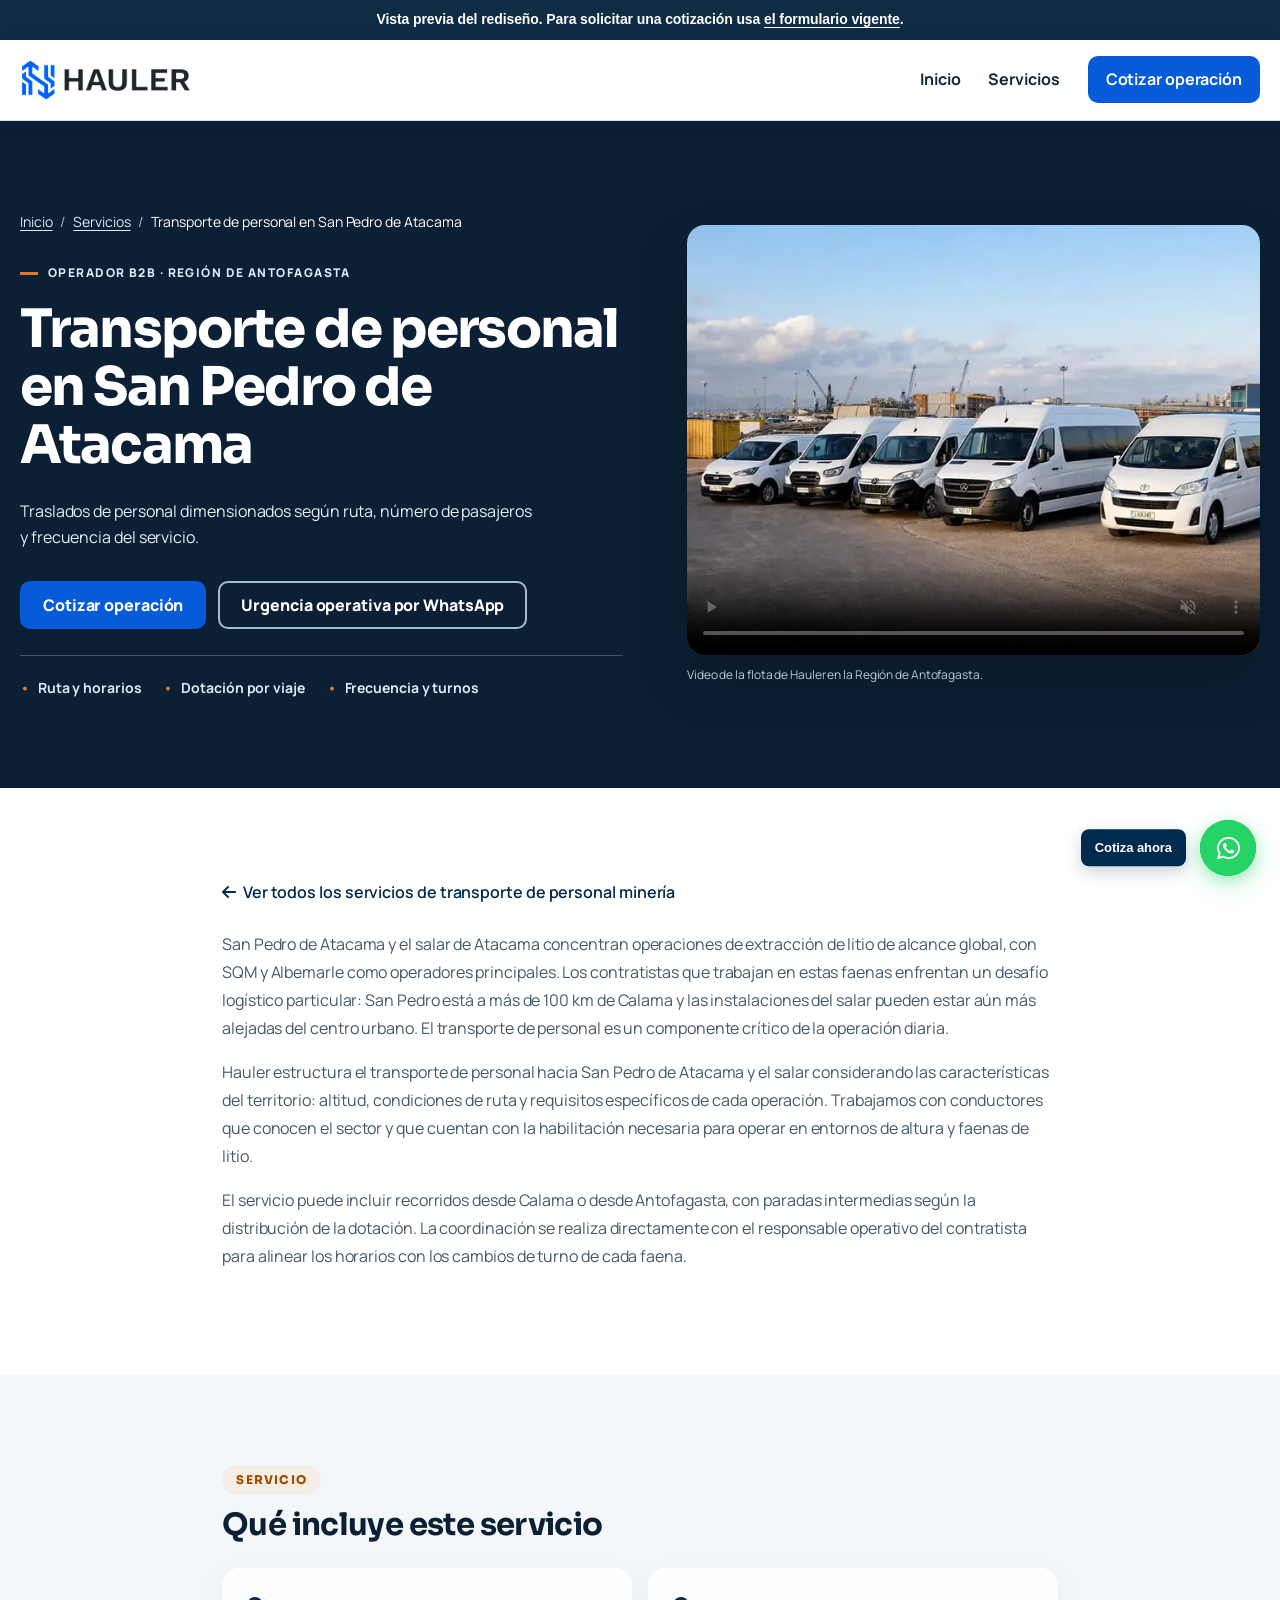
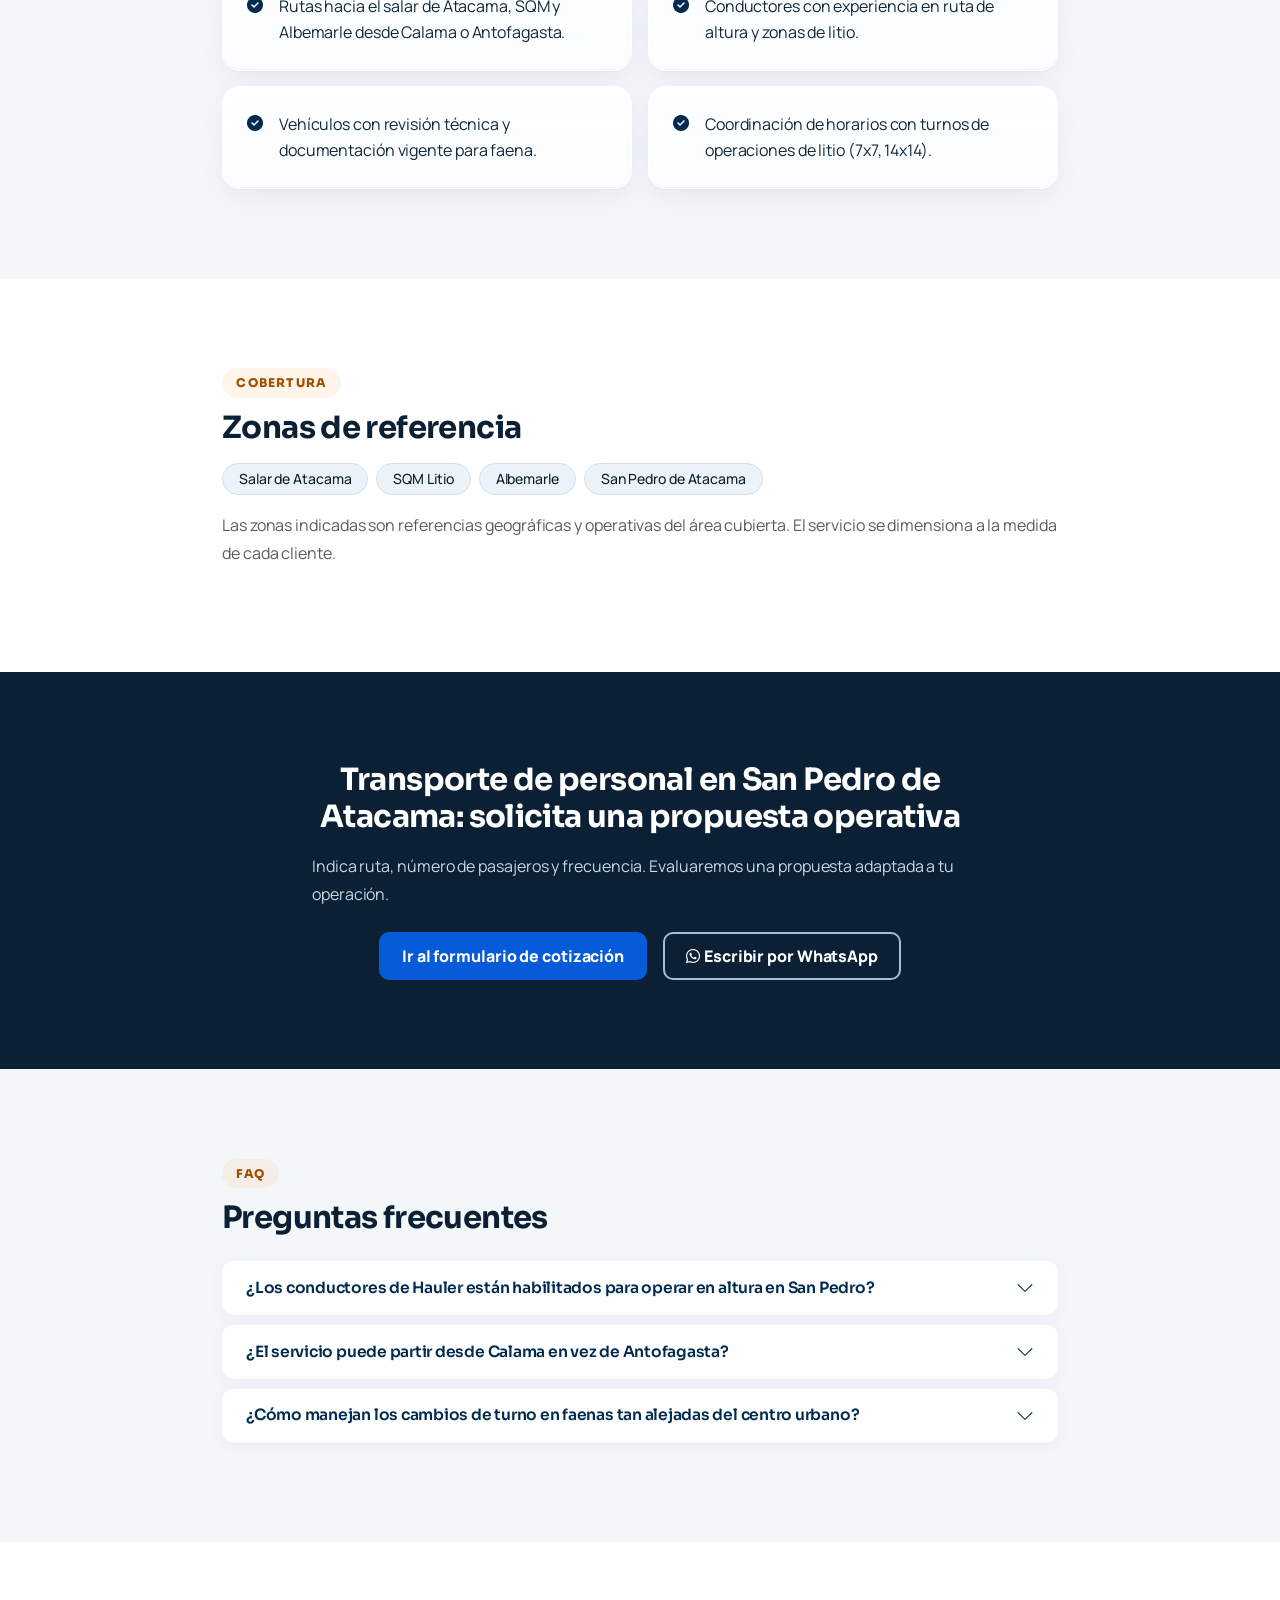
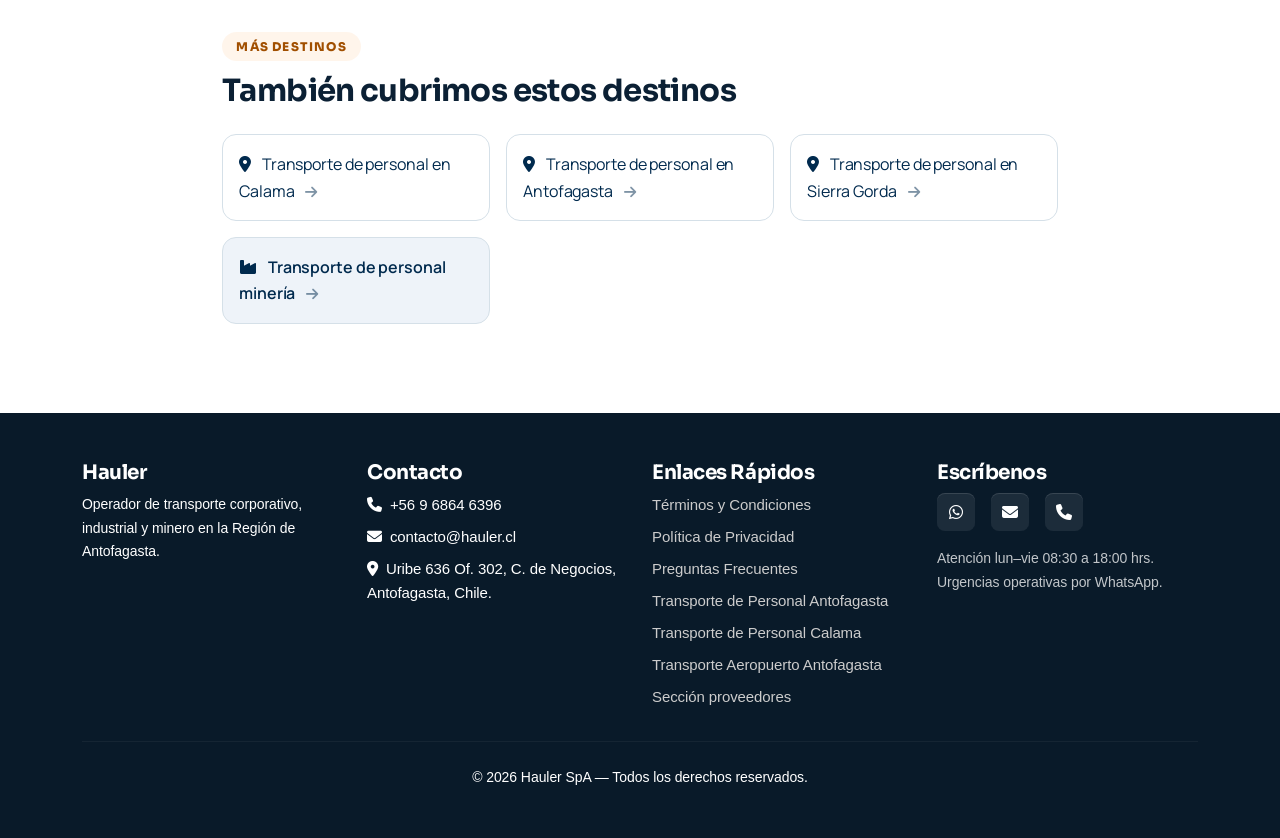
<file: transporte-de-personal-san-pedro-de-atacama.html>
<!DOCTYPE html>
<html lang="es-CL">
<head><meta name="robots" content="noindex,nofollow">

  <meta charset="UTF-8" />
  <meta name="viewport" content="width=device-width, initial-scale=1.0" />

  <!-- Título y meta -->
  <title>Transporte Personal San Pedro de Atacama | Salar y SQM</title>
  <meta name="description" content="Transporte de personal en San Pedro de Atacama y el salar: SQM y Albemarle. Flota habilitada para faena, base en Antofagasta. Pide tu cotización.">

  <meta name="author" content="Hauler SpA">
  <meta name="theme-color" content="#002a4e">

  <!-- Canonical -->
  <link rel="canonical" href="transporte-de-personal-san-pedro-de-atacama.html" />

  <!-- Open Graph -->
  <meta property="og:type" content="website">
  <meta property="og:url" content="https://hauler.cl/transporte-de-personal-san-pedro-de-atacama">
  <meta property="og:title" content="Transporte Personal San Pedro de Atacama | Salar y SQM">
  <meta property="og:description" content="Transporte de personal en San Pedro de Atacama y el salar: SQM y Albemarle. Flota habilitada para faena, base en Antofagasta. Pide tu cotización.">
  <meta property="og:image" content="https://hauler.cl/img/og-cover.jpg">
  <meta property="og:locale" content="es_CL">
  <meta property="og:site_name" content="Hauler SpA">

  <!-- GEO -->
  <meta name="geo.region" content="CL-AN">
  <meta name="geo.placename" content="San Pedro de Atacama, Chile">

  <!-- Preconnect -->
  <link rel="preconnect" href="https://cdnjs.cloudflare.com" crossorigin>
  <link rel="preconnect" href="https://fonts.googleapis.com">
  <link rel="preconnect" href="https://fonts.gstatic.com" crossorigin>
  <link rel="dns-prefetch" href="https://cdnjs.cloudflare.com">
  <link rel="dns-prefetch" href="https://cdn.jsdelivr.net">

  <!-- CSS — mismo orden de cascada que index.php -->
  <link rel="stylesheet" href="public_html/css/style-all-v13.min.css?v=2">
  <link rel="preload" as="image" href="public_html/img/1.webp" fetchpriority="high">
  <link rel="stylesheet" href="public_html/css/service-pages-2026.css?v=1">

  <!-- CSS no crítico (asíncrono, no bloquea el primer render): tipografías Google + Font Awesome -->
  <link rel="preload" as="style" href="https://fonts.googleapis.com/css2?family=Manrope:wght@400;500;600;700;800&family=Sora:wght@400;500;600;700;800&display=swap" onload="this.onload=null;this.rel='stylesheet'">
  <link rel="preload" as="style" href="https://cdnjs.cloudflare.com/ajax/libs/font-awesome/6.4.0/css/all.min.css" onload="this.onload=null;this.rel='stylesheet'">
  <noscript>
    <link rel="stylesheet" href="https://fonts.googleapis.com/css2?family=Manrope:wght@400;500;600;700;800&family=Sora:wght@400;500;600;700;800&display=swap">
    <link rel="stylesheet" href="https://cdnjs.cloudflare.com/ajax/libs/font-awesome/6.4.0/css/all.min.css">
  </noscript>

  <!-- Favicon -->
  <link rel="icon" type="image/png" href="public_html/LOGOS/isologo.png">
  <link rel="shortcut icon" type="image/png" href="public_html/LOGOS/isologo.png">
  <link rel="apple-touch-icon" href="public_html/LOGOS/isologo.png">

  <!-- Ajustes de presentación para landing: usa las variables del sistema v12 -->
  <style>
    /* Hero landing: poster como fondo (sin video para mejorar CWV en páginas SEO) */
    .hero--landing {
      background: url('img/hero-poster.jpg') center / cover no-repeat;
    }
    /* CTA central: gradiente de marca con variables del sistema */
    .cta-landing {
      background: linear-gradient(135deg, var(--hauler-blue, #002a4e) 0%, var(--hauler-blue-2, #003a6e) 100%);
    }
    /* Caret del efector (animations-v12.js, elementos .typewrite) */
    .typewrite--typing::after {
      content: "";
      display: inline-block;
      width: 2px;
      height: 1em;
      background: currentColor;
      margin-left: 3px;
      vertical-align: -0.1em;
      animation: tw-caret .8s steps(1) infinite;
    }
    @keyframes tw-caret { 50% { opacity: 0; } }
    /* Badges de zona: paleta del sistema */
    .badge-zona {
      background: var(--hauler-blue-soft, #eef3f9);
      color: var(--hauler-blue, #002a4e);
      font-size: .875rem;
      font-weight: 500;
    }
    /* Cards de hermanas / pillar: usa colores del sistema */
    .sister-card {
      color: var(--hauler-blue, #002a4e);
      transition: transform 0.5s var(--spring, cubic-bezier(0.34,1.45,0.64,1)),
                  box-shadow 0.5s var(--spring-soft, cubic-bezier(0.22,1.2,0.36,1));
    }
    .sister-card:hover {
      transform: translateY(-3px);
    }
    .pillar-card {
      background: var(--hauler-blue-soft, #eef3f9);
      color: var(--hauler-blue, #002a4e);
      transition: transform 0.5s var(--spring, cubic-bezier(0.34,1.45,0.64,1)),
                  box-shadow 0.5s var(--spring-soft, cubic-bezier(0.22,1.2,0.36,1));
    }
    .pillar-card:hover {
      transform: translateY(-3px);
    }
    /* Heading color: usa la variable del sistema en lugar de hardcodear #002a4e */
    .section-h2 { color: var(--hauler-blue, #002a4e); }
    /* Enlace pillar superior */
    .pillar-link { color: var(--hauler-blue, #002a4e); }
    @media (prefers-reduced-motion: reduce) {
      .sister-card, .pillar-card { transition: none !important; }
    }
  </style>

  <!-- JSON-LD: Service -->
  <script type="application/ld+json">{
    "@context": "https://schema.org",
    "@type": "Service",
    "name": "Transporte de personal en San Pedro de Atacama",
    "provider": {
        "@id": "https://hauler.cl/#business"
    },
    "areaServed": {
        "@type": "City",
        "name": "San Pedro de Atacama"
    },
    "url": "https://hauler.cl/transporte-de-personal-san-pedro-de-atacama"
}</script>

  <!-- JSON-LD: BreadcrumbList -->
  <script type="application/ld+json">{
    "@context": "https://schema.org",
    "@type": "BreadcrumbList",
    "itemListElement": [
        {
            "@type": "ListItem",
            "position": 1,
            "name": "Inicio",
            "item": "https://hauler.cl/"
        },
        {
            "@type": "ListItem",
            "position": 2,
            "name": "Transporte de personal minería",
            "item": "https://hauler.cl/transporte-de-personal-mineria"
        },
        {
            "@type": "ListItem",
            "position": 3,
            "name": "Transporte de personal en San Pedro de Atacama",
            "item": "https://hauler.cl/transporte-de-personal-san-pedro-de-atacama"
        }
    ]
}</script>

  <!-- JSON-LD: FAQPage -->
  <script type="application/ld+json">{
    "@context": "https://schema.org",
    "@type": "FAQPage",
    "mainEntity": [
        {
            "@type": "Question",
            "name": "¿Los conductores de Hauler están habilitados para operar en altura en San Pedro?",
            "acceptedAnswer": {
                "@type": "Answer",
                "text": "Trabajamos con conductores que tienen experiencia en rutas de altura y en el acceso a instalaciones del salar de Atacama. Los requisitos médicos y de habilitación específicos para cada faena se coordinan con el cliente."
            }
        },
        {
            "@type": "Question",
            "name": "¿El servicio puede partir desde Calama en vez de Antofagasta?",
            "acceptedAnswer": {
                "@type": "Answer",
                "text": "Sí. Podemos estructurar el servicio con salida desde Calama, que es el punto de acceso más común para las faenas del salar. También podemos diseñar rutas combinadas Antofagasta–Calama–salar si el cliente lo requiere."
            }
        },
        {
            "@type": "Question",
            "name": "¿Cómo manejan los cambios de turno en faenas tan alejadas del centro urbano?",
            "acceptedAnswer": {
                "@type": "Answer",
                "text": "La coordinación de horarios se realiza directamente con el encargado del contratista. Para faenas lejanas, planificamos el servicio con margen suficiente para asegurar la puntualidad en el relevo, considerando las condiciones del camino y los tiempos de acceso a cada instalación."
            }
        }
    ]
}</script>

</head>
<body class="service-page"><div role="note" style="background:#102c45;color:#fff;padding:10px 20px;font:600 14px/1.4 Arial,sans-serif;text-align:center">Vista previa del rediseño. Para solicitar una cotización usa <a style="color:#fff;text-decoration:underline" href="https://hauler.cl/#cotizar">el formulario vigente</a>.</div>


<!-- NAVBAR -->
<a class="service-skip" href="#contenido-principal">Saltar al contenido</a>
<nav class="service-nav" aria-label="Navegación principal">
  <div class="service-shell service-nav__inner">
    <a class="service-nav__logo" href="https://hauler.cl/" aria-label="Hauler, ir al inicio">
      <img src="public_html/img/logotipohauler-nav.webp" alt="Hauler" width="234" height="60">
    </a>
    <div class="service-nav__links">
      <a href="https://hauler.cl/">Inicio</a>
      <a href="transporte-de-personal-mineria.html">Servicios</a>
      <a class="service-nav__cta" href="https://hauler.cl/#cotizar">Cotizar operación</a>
    </div>
    <details class="service-nav__mobile">
      <summary>Menú</summary>
      <div>
        <a href="https://hauler.cl/">Inicio</a>
        <a href="transporte-de-personal-mineria.html">Servicios</a>
        <a href="https://hauler.cl/#cotizar">Cotizar operación</a>
      </div>
    </details>
  </div>
</nav>


<main id="contenido-principal">
<header class="service-hero">
  <div class="service-shell service-hero__grid">
    <div class="service-hero__copy">
      <nav class="service-breadcrumb" aria-label="Ruta de navegación">
        <ol>
          <li><a href="https://hauler.cl/">Inicio</a></li>
          <li><a href="transporte-de-personal-mineria.html">Servicios</a></li>
          <li aria-current="page">Transporte de personal en San Pedro de Atacama</li>
        </ol>
      </nav>
      <p class="service-hero__eyebrow">Operador B2B · Región de Antofagasta</p>
      <h1>Transporte de personal en San Pedro de Atacama</h1>
      <p class="service-hero__lead">Traslados de personal dimensionados según ruta, número de pasajeros y frecuencia del servicio.</p>
      <div class="service-actions">
        <a href="https://hauler.cl/#cotizar" class="service-button service-button--primary">Cotizar operación</a>
        <a href="https://wa.link/te8k8u" class="service-button service-button--secondary" target="_blank" rel="noopener noreferrer">Urgencia operativa por WhatsApp</a>
      </div>
      <ul class="service-hero__facts">
        <li>Ruta y horarios</li><li>Dotación por viaje</li><li>Frecuencia y turnos</li>
      </ul>
    </div>
    <figure class="service-hero__media">
      <video class="service-hero__video" autoplay muted loop playsinline controls preload="metadata"
          poster="public_html/img/1.webp" aria-label="Video de la flota de Hauler en Antofagasta">
          <source src="public_html/img/videodeportada.mp4" type="video/mp4">
          Tu navegador no puede reproducir este video.
        </video>
      <figcaption>Video de la flota de Hauler en la Región de Antofagasta.</figcaption>
    </figure>
  </div>
</header>

  <!-- INTRO -->
  <section class="py-5">
    <div class="container" style="max-width:860px;">

      <!-- Enlace contextual al pillar -->
      <p class="mb-4">
        <a href="transporte-de-personal-mineria.html" class="text-decoration-none fw-semibold pillar-link">
          <i class="fa fa-arrow-left me-1" aria-hidden="true"></i> Ver todos los servicios de transporte de personal minería
        </a>
      </p>

              <p style="text-align:justify; line-height:1.75;">San Pedro de Atacama y el salar de Atacama concentran operaciones de extracción de litio de alcance global, con SQM y Albemarle como operadores principales. Los contratistas que trabajan en estas faenas enfrentan un desafío logístico particular: San Pedro está a más de 100 km de Calama y las instalaciones del salar pueden estar aún más alejadas del centro urbano. El transporte de personal es un componente crítico de la operación diaria.</p>
              <p style="text-align:justify; line-height:1.75;">Hauler estructura el transporte de personal hacia San Pedro de Atacama y el salar considerando las características del territorio: altitud, condiciones de ruta y requisitos específicos de cada operación. Trabajamos con conductores que conocen el sector y que cuentan con la habilitación necesaria para operar en entornos de altura y faenas de litio.</p>
              <p style="text-align:justify; line-height:1.75;">El servicio puede incluir recorridos desde Calama o desde Antofagasta, con paradas intermedias según la distribución de la dotación. La coordinación se realiza directamente con el responsable operativo del contratista para alinear los horarios con los cambios de turno de cada faena.</p>

    </div>
  </section>


  <!-- PUNTOS CLAVE — usa clase servicios-detallados para recibir el glassmorphism v12 -->
  <section class="servicios-detallados py-4 bg-light">
    <div class="container" style="max-width:860px;">
      <span class="section-eyebrow">Servicio</span>
      <h2 class="fw-bold mb-4 section-h2" style="font-size:1.5rem;">Qué incluye este servicio</h2>
      <div class="row g-3">
                <div class="col-12 col-md-6">
          <div class="p-4 bg-white rounded-4 h-100 d-flex align-items-start gap-3">
            <i class="fa fa-check-circle text-success mt-1 flex-shrink-0" aria-hidden="true"></i>
            <span>Rutas hacia el salar de Atacama, SQM y Albemarle desde Calama o Antofagasta.</span>
          </div>
        </div>
                <div class="col-12 col-md-6">
          <div class="p-4 bg-white rounded-4 h-100 d-flex align-items-start gap-3">
            <i class="fa fa-check-circle text-success mt-1 flex-shrink-0" aria-hidden="true"></i>
            <span>Conductores con experiencia en ruta de altura y zonas de litio.</span>
          </div>
        </div>
                <div class="col-12 col-md-6">
          <div class="p-4 bg-white rounded-4 h-100 d-flex align-items-start gap-3">
            <i class="fa fa-check-circle text-success mt-1 flex-shrink-0" aria-hidden="true"></i>
            <span>Vehículos con revisión técnica y documentación vigente para faena.</span>
          </div>
        </div>
                <div class="col-12 col-md-6">
          <div class="p-4 bg-white rounded-4 h-100 d-flex align-items-start gap-3">
            <i class="fa fa-check-circle text-success mt-1 flex-shrink-0" aria-hidden="true"></i>
            <span>Coordinación de horarios con turnos de operaciones de litio (7x7, 14x14).</span>
          </div>
        </div>
              </div>
    </div>
  </section>


  <!-- ZONAS DE REFERENCIA -->
    <section class="py-4">
    <div class="container" style="max-width:860px;">
      <span class="section-eyebrow">Cobertura</span>
      <h2 class="fw-bold mb-3 section-h2" style="font-size:1.5rem;">Zonas de referencia</h2>
      <div class="d-flex flex-wrap gap-2">
                  <span class="badge badge-zona rounded-pill px-3 py-2">Salar de Atacama</span>
                  <span class="badge badge-zona rounded-pill px-3 py-2">SQM Litio</span>
                  <span class="badge badge-zona rounded-pill px-3 py-2">Albemarle</span>
                  <span class="badge badge-zona rounded-pill px-3 py-2">San Pedro de Atacama</span>
              </div>
      <p class="mt-3 text-muted small">Las zonas indicadas son referencias geográficas y operativas del área cubierta. El servicio se dimensiona a la medida de cada cliente.</p>
    </div>
  </section>


  <!-- CTA CENTRAL — gradiente usa variables del sistema (--hauler-blue, --hauler-blue-2) -->
  <section class="cta-landing py-5">
    <div class="container text-center text-white" style="max-width:680px;">
      <h2 class="fw-bold mb-3 text-white" style="font-size:1.6rem;">Transporte de personal en San Pedro de Atacama: solicita una propuesta operativa</h2>
      <p class="mb-4 text-white" style="opacity:.9;">Indica ruta, número de pasajeros y frecuencia. Evaluaremos una propuesta adaptada a tu operación.</p>
      <div class="d-flex gap-3 justify-content-center flex-wrap">
        <a href="https://hauler.cl/#cotizar" class="service-button service-button--primary">Ir al formulario de cotización</a>
        <a href="https://wa.link/te8k8u" target="_blank" rel="noopener noreferrer" class="service-button service-button--secondary">
          <i class="fab fa-whatsapp me-1" aria-hidden="true"></i> Escribir por WhatsApp
        </a>
      </div>
    </div>
  </section>


  <!-- FAQ — seccion-faq activa los estilos de glassmorphism del accordion en v12 -->
  <section class="seccion-faq py-5 bg-light">
    <div class="container" style="max-width:860px;">
      <span class="section-eyebrow">FAQ</span>
      <h2 class="fw-bold mb-4 section-h2" style="font-size:1.5rem;">Preguntas frecuentes</h2>
      <div class="accordion" id="faqLandingAccordion">
                <div class="accordion-item">
          <h3 class="accordion-header">
            <button class="accordion-button collapsed" type="button"
                    data-bs-toggle="collapse"
                    data-bs-target="#faqItem0"
                    aria-expanded="false"
                    aria-controls="faqItem0">
              ¿Los conductores de Hauler están habilitados para operar en altura en San Pedro?            </button>
          </h3>
          <div id="faqItem0" class="accordion-collapse collapse" data-bs-parent="#faqLandingAccordion">
            <div class="accordion-body">
              Trabajamos con conductores que tienen experiencia en rutas de altura y en el acceso a instalaciones del salar de Atacama. Los requisitos médicos y de habilitación específicos para cada faena se coordinan con el cliente.            </div>
          </div>
        </div>
                <div class="accordion-item">
          <h3 class="accordion-header">
            <button class="accordion-button collapsed" type="button"
                    data-bs-toggle="collapse"
                    data-bs-target="#faqItem1"
                    aria-expanded="false"
                    aria-controls="faqItem1">
              ¿El servicio puede partir desde Calama en vez de Antofagasta?            </button>
          </h3>
          <div id="faqItem1" class="accordion-collapse collapse" data-bs-parent="#faqLandingAccordion">
            <div class="accordion-body">
              Sí. Podemos estructurar el servicio con salida desde Calama, que es el punto de acceso más común para las faenas del salar. También podemos diseñar rutas combinadas Antofagasta–Calama–salar si el cliente lo requiere.            </div>
          </div>
        </div>
                <div class="accordion-item">
          <h3 class="accordion-header">
            <button class="accordion-button collapsed" type="button"
                    data-bs-toggle="collapse"
                    data-bs-target="#faqItem2"
                    aria-expanded="false"
                    aria-controls="faqItem2">
              ¿Cómo manejan los cambios de turno en faenas tan alejadas del centro urbano?            </button>
          </h3>
          <div id="faqItem2" class="accordion-collapse collapse" data-bs-parent="#faqLandingAccordion">
            <div class="accordion-body">
              La coordinación de horarios se realiza directamente con el encargado del contratista. Para faenas lejanas, planificamos el servicio con margen suficiente para asegurar la puntualidad en el relevo, considerando las condiciones del camino y los tiempos de acceso a cada instalación.            </div>
          </div>
        </div>
              </div>
    </div>
  </section>


  <!-- LANDINGS HERMANAS (siloing) — clases del sistema, sin inline styles de color/transition -->
    <section class="py-5">
    <div class="container" style="max-width:860px;">
      <span class="section-eyebrow">Más destinos</span>
      <h2 class="fw-bold mb-4 section-h2" style="font-size:1.5rem;">También cubrimos estos destinos</h2>
      <div class="row g-3">
                            <div class="col-12 col-sm-6 col-md-4">
            <a href="transporte-de-personal-calama.html"
               class="d-block p-3 bg-white rounded-4 shadow-sm text-decoration-none h-100 sister-card">
              <i class="fa fa-map-marker-alt me-2 text-primary" aria-hidden="true"></i>
              Transporte de personal en Calama              <i class="fa fa-arrow-right ms-2 small opacity-50" aria-hidden="true"></i>
            </a>
          </div>
                                      <div class="col-12 col-sm-6 col-md-4">
            <a href="transporte-de-personal-antofagasta.html"
               class="d-block p-3 bg-white rounded-4 shadow-sm text-decoration-none h-100 sister-card">
              <i class="fa fa-map-marker-alt me-2 text-primary" aria-hidden="true"></i>
              Transporte de personal en Antofagasta              <i class="fa fa-arrow-right ms-2 small opacity-50" aria-hidden="true"></i>
            </a>
          </div>
                                      <div class="col-12 col-sm-6 col-md-4">
            <a href="transporte-de-personal-sierra-gorda.html"
               class="d-block p-3 bg-white rounded-4 shadow-sm text-decoration-none h-100 sister-card">
              <i class="fa fa-map-marker-alt me-2 text-primary" aria-hidden="true"></i>
              Transporte de personal en Sierra Gorda              <i class="fa fa-arrow-right ms-2 small opacity-50" aria-hidden="true"></i>
            </a>
          </div>
                          <!-- Enlace al pillar -->
        <div class="col-12 col-sm-6 col-md-4">
          <a href="transporte-de-personal-mineria.html"
             class="d-block p-3 rounded-4 shadow-sm text-decoration-none h-100 fw-semibold pillar-card">
            <i class="fa fa-industry me-2 text-primary" aria-hidden="true"></i>
            Transporte de personal minería
            <i class="fa fa-arrow-right ms-2 small opacity-50" aria-hidden="true"></i>
          </a>
        </div>
      </div>
    </div>
  </section>

</main>


<!-- FOOTER -->
<footer class="footer bg-dark-blue text-white py-5">
  <div class="container">
    <div class="row justify-content-center text-start">
      <div class="col-12 col-md-3 mb-4 mb-md-0">
        <h3 class="h5 fw-bold">Hauler</h3>
        <p class="small mb-0">Operador de transporte corporativo, industrial y minero en la Región de Antofagasta.</p>
      </div>
      <div class="col-12 col-md-3 mb-4 mb-md-0">
        <h3 class="h5 fw-bold">Contacto</h3>
        <ul class="list-unstyled small mb-0">
          <li><i class="fa fa-phone me-2" aria-hidden="true"></i><a href="tel:+56968646396" style="color:#fff; text-decoration:none;">+56 9 6864 6396</a></li>
          <li><i class="fa fa-envelope me-2" aria-hidden="true"></i><a href="mailto:contacto@hauler.cl" style="color:#fff; text-decoration:none;">contacto@hauler.cl</a></li>
          <li><i class="fa fa-map-marker-alt me-2" aria-hidden="true"></i>Uribe 636 Of. 302, C. de Negocios, Antofagasta, Chile.</li>
        </ul>
      </div>
      <div class="col-12 col-md-3 mb-4 mb-md-0">
        <h3 class="h5 fw-bold">Enlaces Rápidos</h3>
        <ul class="list-unstyled small mb-0">
          <li><a href="#" class="footer-link" data-bs-toggle="modal" data-bs-target="#terminosModal">Términos y Condiciones</a></li>
          <li><a href="#" class="footer-link" data-bs-toggle="modal" data-bs-target="#privacidadModal">Política de Privacidad</a></li>
          <li><a href="https://hauler.cl/#preguntas-frecuentes" class="footer-link">Preguntas Frecuentes</a></li>
          <li class="mt-2"><a href="transporte-de-personal-antofagasta.html" class="footer-link">Transporte de Personal Antofagasta</a></li>
          <li><a href="transporte-de-personal-calama.html" class="footer-link">Transporte de Personal Calama</a></li>
          <li><a href="transporte-aeropuerto-antofagasta.html" class="footer-link">Transporte Aeropuerto Antofagasta</a></li>
          <li><a href="https://hauler.cl/seccionproveedores" class="footer-link">Sección proveedores</a></li>
        </ul>
      </div>
      <div class="col-12 col-md-3">
        <h3 class="h5 fw-bold">Escríbenos</h3>
        <div class="d-flex gap-3">
          <a href="https://wa.link/te8k8u" target="_blank" rel="noopener noreferrer" class="text-white fs-5" aria-label="WhatsApp Hauler"><i class="fab fa-whatsapp" aria-hidden="true"></i></a>
          <a href="mailto:contacto@hauler.cl" class="text-white fs-5" aria-label="Correo Hauler"><i class="fa fa-envelope" aria-hidden="true"></i></a>
          <a href="tel:+56968646396" class="text-white fs-5" aria-label="Llamar a Hauler"><i class="fa fa-phone" aria-hidden="true"></i></a>
        </div>
        <p class="small mt-3 mb-0" style="opacity:.75;">Atención lun–vie 08:30 a 18:00 hrs. Urgencias operativas por WhatsApp.</p>
      </div>
    </div>
    <hr class="border-secondary my-4" />
    <p class="text-center small mb-0">&copy; 2026 Hauler SpA — Todos los derechos reservados.</p>
  </div>
</footer>


<!-- Modal: Términos y Condiciones — idéntico al de index.php -->
<div class="modal fade" id="terminosModal" tabindex="-1" aria-labelledby="terminosLabel" aria-hidden="true">
  <div class="modal-dialog modal-lg modal-dialog-scrollable modal-dialog-centered">
    <div class="modal-content">
      <div class="modal-header">
        <h5 class="modal-title" id="terminosLabel"><i class="fa fa-file-contract me-2"></i>Términos y Condiciones de Hauler</h5>
        <button type="button" class="btn-close" data-bs-dismiss="modal" aria-label="Cerrar"></button>
      </div>
      <div class="modal-body text-dark">
        <h6><i class="fa fa-book me-2 text-primary"></i>1. Introducción</h6>
        <p>El presente documento establece los términos y condiciones bajo los cuales Hauler SpA presta servicios de transporte de carga y personal en Chile. Al contratar nuestros servicios, el cliente acepta íntegramente estas condiciones.</p>
        <h6><i class="fa fa-align-left me-2 text-primary"></i>2. Definiciones</h6>
        <ul>
          <li><strong>Cliente:</strong> Persona natural o jurídica que contrata los servicios de Hauler.</li>
          <li><strong>Servicio:</strong> Transporte de carga o personal solicitado a Hauler.</li>
          <li><strong>Contrato:</strong> Acuerdo entre Hauler y el Cliente que regula las condiciones específicas del servicio.</li>
        </ul>
        <h6><i class="fa fa-truck me-2 text-primary"></i>3. Servicios Ofrecidos</h6>
        <ul>
          <li>Transporte de personal industrial.</li>
          <li>Movilidad corporativa para faenas mineras.</li>
          <li>Servicios logísticos complementarios.</li>
        </ul>
        <h6><i class="fa fa-check-circle me-2 text-primary"></i>4. Condiciones de Servicio</h6>
        <ul>
          <li>Los servicios están sujetos a disponibilidad y confirmación por parte de Hauler.</li>
          <li>El Cliente debe proporcionar información veraz y completa para la correcta prestación del servicio.</li>
          <li>Modificaciones o cancelaciones deben ser informadas con al menos 24 horas de anticipación.</li>
        </ul>
        <h6><i class="fa fa-shield-alt me-2 text-primary"></i>5. Responsabilidades</h6>
        <ul>
          <li>Hauler se compromete a prestar los servicios con profesionalismo y conforme a la normativa legal chilena.</li>
          <li>No se hace responsable por demoras o incumplimientos derivados de causas de fuerza mayor.</li>
        </ul>
        <h6><i class="fa fa-dollar-sign me-2 text-primary"></i>6. Tarifas y Pagos</h6>
        <ul>
          <li>Las tarifas serán informadas previamente al Cliente.</li>
          <li>El pago debe realizarse según lo acordado en el contrato. Retrasos pueden generar intereses por mora.</li>
        </ul>
        <h6><i class="fa fa-copyright me-2 text-primary"></i>7. Propiedad Intelectual</h6>
        <p>Todos los contenidos y materiales proporcionados por Hauler son propiedad de la empresa y no pueden ser utilizados sin autorización.</p>
        <h6><i class="fa fa-gavel me-2 text-primary"></i>8. Legislación Aplicable</h6>
        <p>Estos términos se rigen por las leyes de la República de Chile. Cualquier disputa será resuelta por los tribunales competentes de Antofagasta.</p>
      </div>
      <div class="modal-footer">
        <button type="button" class="btn btn-secondary" data-bs-dismiss="modal">Cerrar</button>
      </div>
    </div>
  </div>
</div>


<!-- Modal: Política de Privacidad — idéntico al de index.php -->
<div class="modal fade" id="privacidadModal" tabindex="-1" aria-labelledby="privacidadLabel" aria-hidden="true">
  <div class="modal-dialog modal-lg modal-dialog-scrollable modal-dialog-centered">
    <div class="modal-content">
      <div class="modal-header">
        <h5 class="modal-title" id="privacidadLabel"><i class="fa fa-user-shield me-2"></i>Política de Privacidad de Hauler</h5>
        <button type="button" class="btn-close" data-bs-dismiss="modal" aria-label="Cerrar"></button>
      </div>
      <div class="modal-body text-dark">
        <h6><i class="fa fa-book me-2 text-primary"></i>1. Introducción</h6>
        <p>Hauler SpA se compromete a proteger la privacidad de sus clientes y usuarios, conforme a la Ley N° 19.628 sobre Protección de la Vida Privada.</p>
        <h6><i class="fa fa-database me-2 text-primary"></i>2. Datos Recopilados</h6>
        <p>Recopilamos datos personales como nombre, RUT, dirección, correo electrónico y teléfono, necesarios para la prestación de nuestros servicios.</p>
        <h6><i class="fa fa-user-check me-2 text-primary"></i>3. Uso de los Datos</h6>
        <ul>
          <li>Prestación de servicios contratados.</li>
          <li>Comunicación con el Cliente.</li>
          <li>Cumplimiento de obligaciones legales.</li>
        </ul>
        <h6><i class="fa fa-shield-alt me-2 text-primary"></i>4. Seguridad de los Datos</h6>
        <p>Implementamos medidas de seguridad para proteger los datos personales contra accesos no autorizados o usos indebidos.</p>
        <h6><i class="fa fa-envelope me-2 text-primary"></i>5. Derechos del Usuario</h6>
        <p>El Cliente puede ejercer sus derechos de acceso, rectificación, cancelación y oposición enviando una solicitud a <strong>contacto@hauler.cl</strong>.</p>
        <h6><i class="fa fa-edit me-2 text-primary"></i>6. Modificaciones</h6>
        <p>Hauler se reserva el derecho de modificar esta política. Las modificaciones serán informadas a través de nuestro sitio web.</p>
      </div>
      <div class="modal-footer">
        <button type="button" class="btn btn-secondary" data-bs-dismiss="modal">Cerrar</button>
      </div>
    </div>
  </div>
</div>


<!-- WhatsApp flotante -->
<a href="https://wa.link/te8k8u"
   class="whatsapp-float"
   target="_blank"
   rel="noopener noreferrer"
   title="Chatea con nosotros por WhatsApp"
   aria-label="Contactar Hauler por WhatsApp">
  <i class="fab fa-whatsapp" aria-hidden="true"></i>
</a>

<script src="https://cdn.jsdelivr.net/npm/bootstrap@5.3.3/dist/js/bootstrap.bundle.min.js" integrity="sha384-YvpcrYf0tY3lHB60NNkmXc5s9fDVZLESaAA55NDzOxhy9GkcIdslK1eN7N6jIeHz" crossorigin="anonymous" defer></script>


<!-- Saludo Fiestas Patrias 2026 - TEMPORAL, retirar despues del lunes 21-sep -->

<script src="public_html/js/service-video.js?v=1" defer></script>
</body>
</html>
</file>
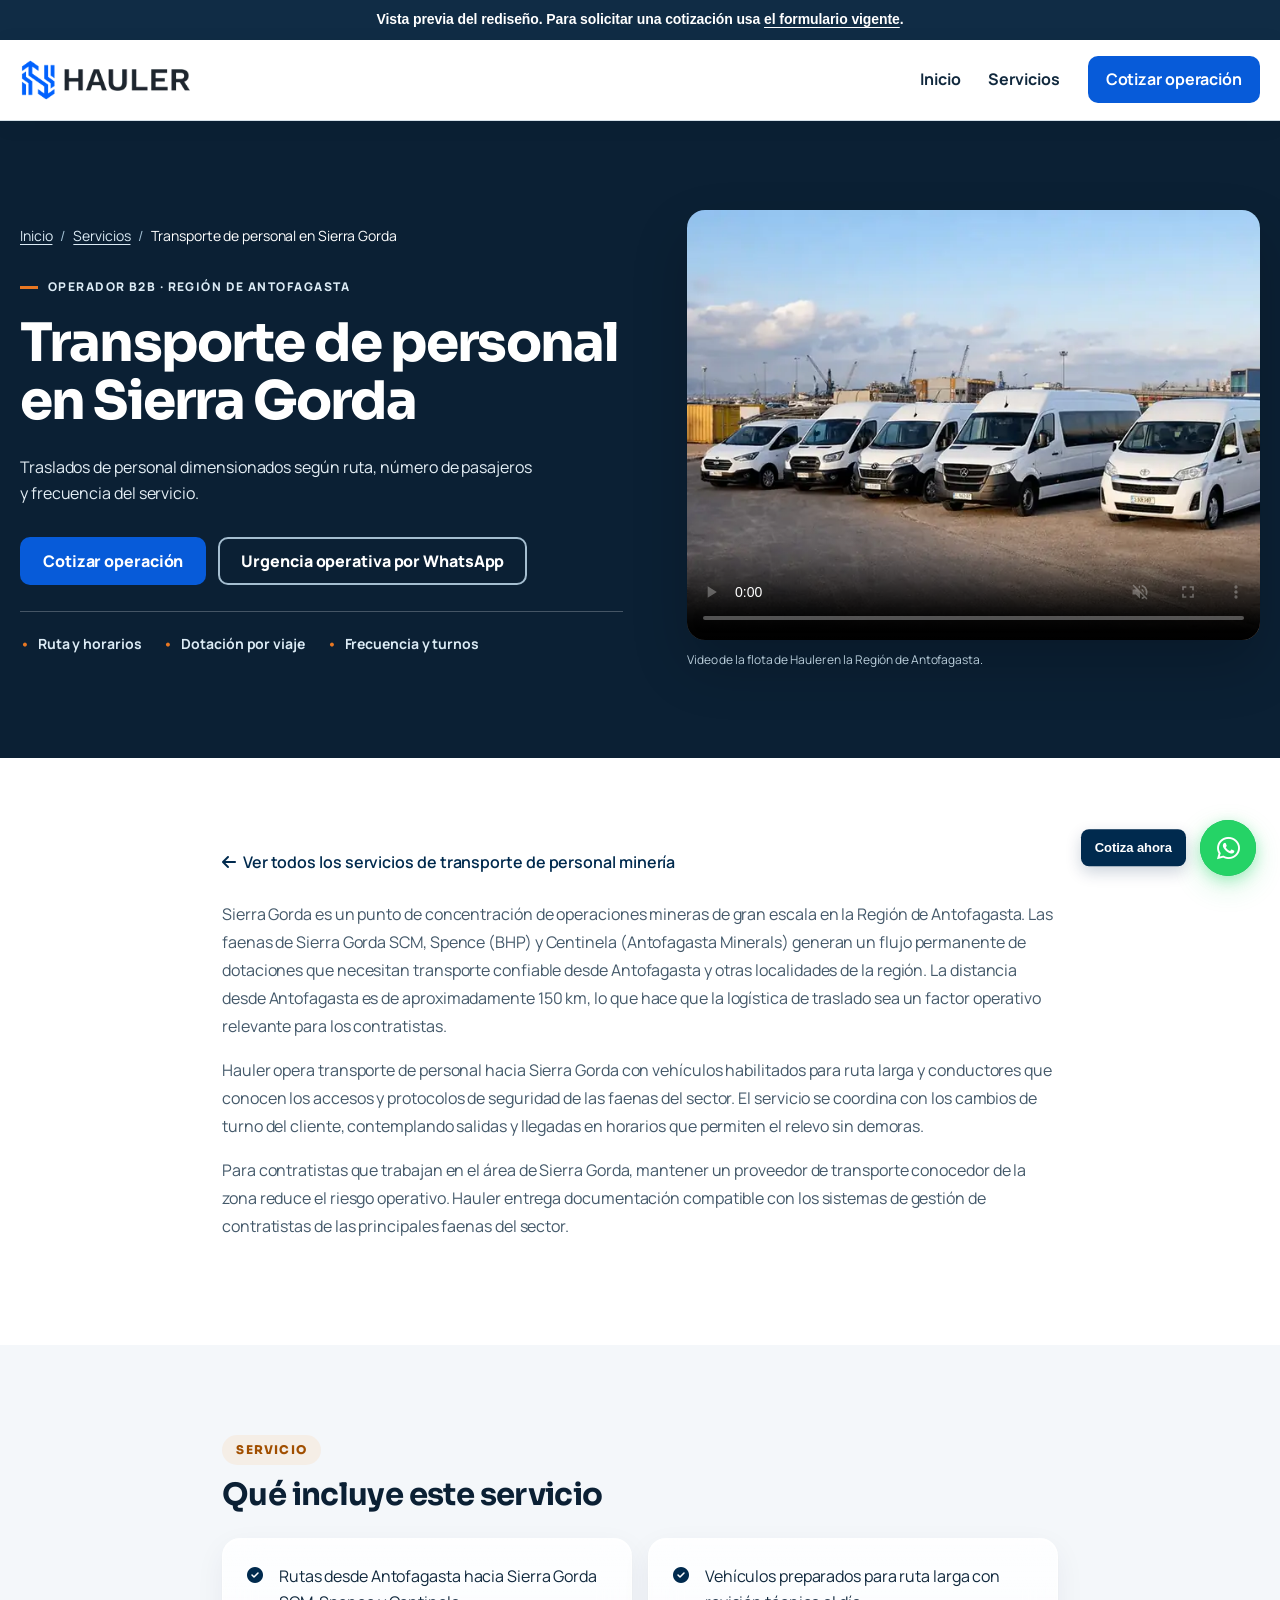
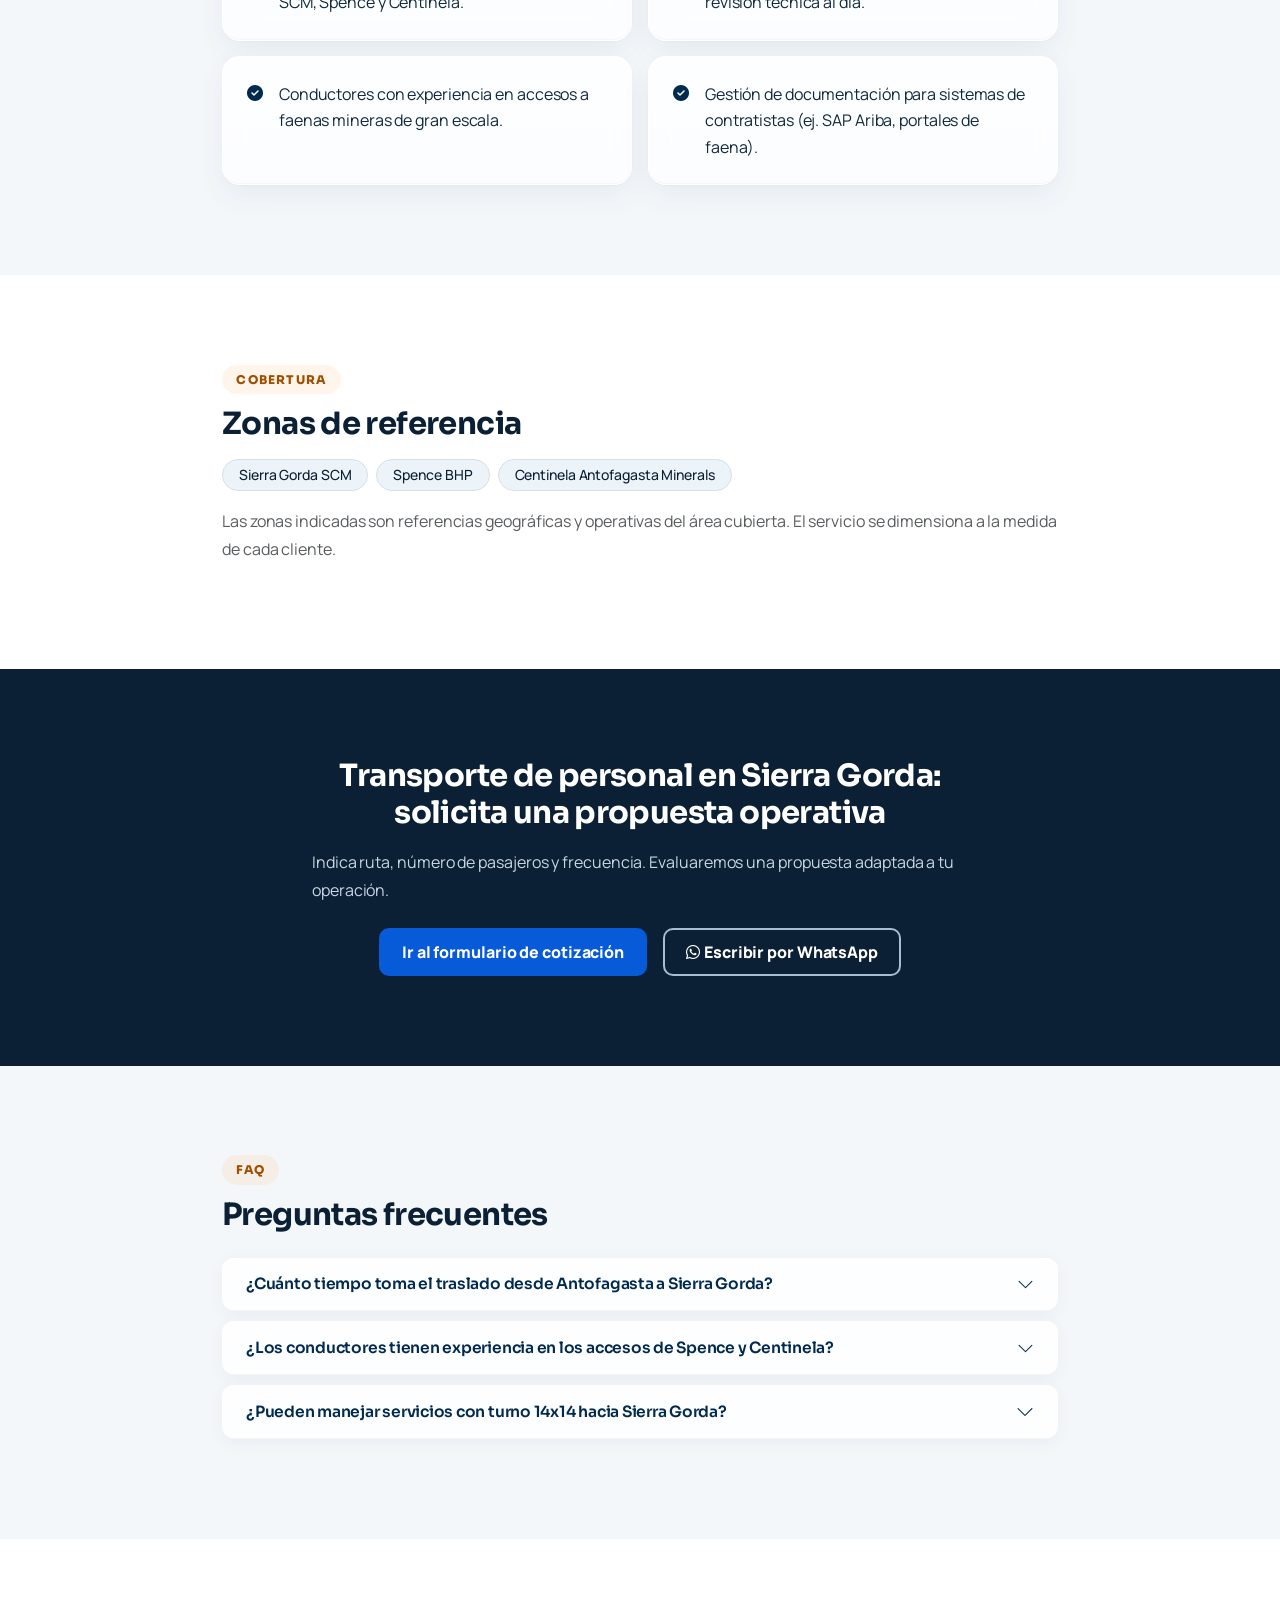
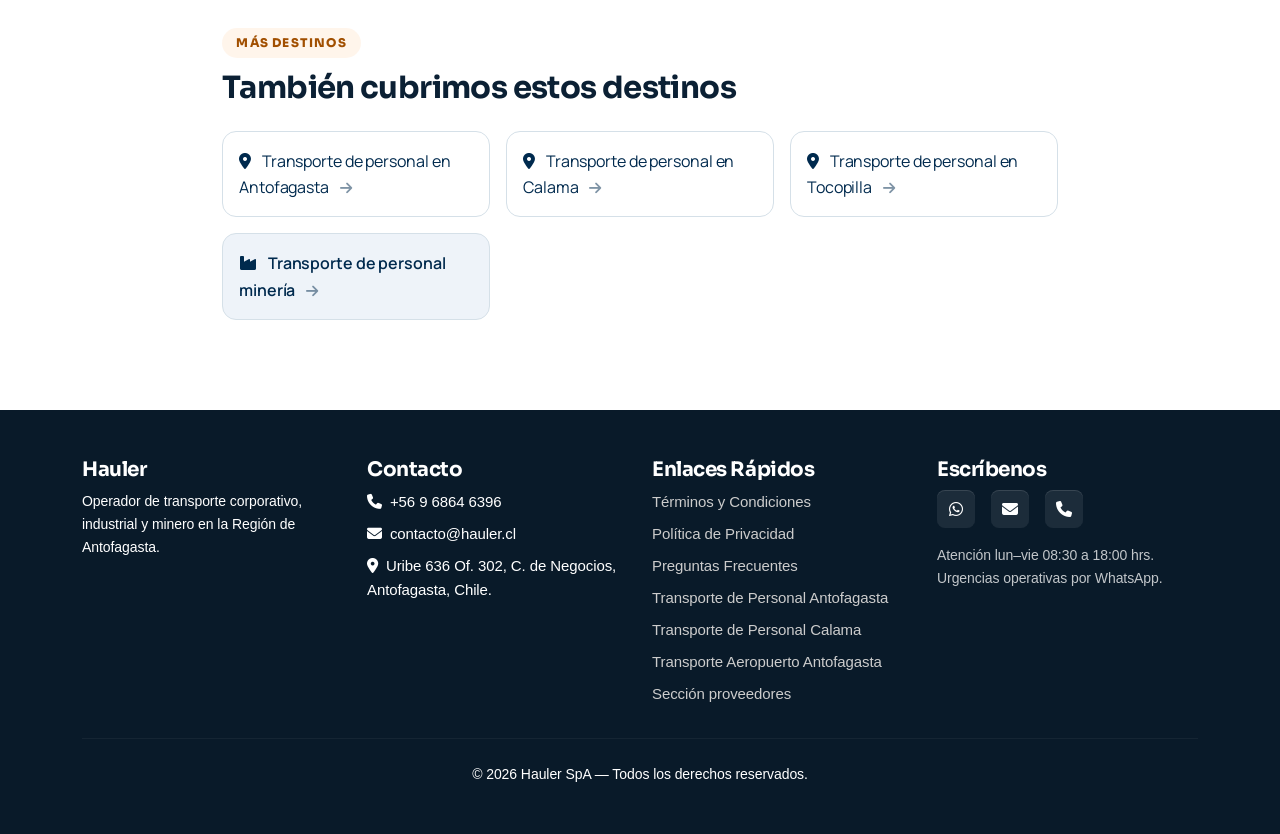
<file: transporte-de-personal-sierra-gorda.html>
<!DOCTYPE html>
<html lang="es-CL">
<head><meta name="robots" content="noindex,nofollow">

  <meta charset="UTF-8" />
  <meta name="viewport" content="width=device-width, initial-scale=1.0" />

  <!-- Título y meta -->
  <title>Transporte de Personal Sierra Gorda | Spence y Centinela</title>
  <meta name="description" content="Transporte de personal a Sierra Gorda, Spence y Centinela desde Antofagasta. Turnos sincronizados y flota habilitada para faena. Pide tu cotización.">

  <meta name="author" content="Hauler SpA">
  <meta name="theme-color" content="#002a4e">

  <!-- Canonical -->
  <link rel="canonical" href="transporte-de-personal-sierra-gorda.html" />

  <!-- Open Graph -->
  <meta property="og:type" content="website">
  <meta property="og:url" content="https://hauler.cl/transporte-de-personal-sierra-gorda">
  <meta property="og:title" content="Transporte de Personal Sierra Gorda | Spence y Centinela">
  <meta property="og:description" content="Transporte de personal a Sierra Gorda, Spence y Centinela desde Antofagasta. Turnos sincronizados y flota habilitada para faena. Pide tu cotización.">
  <meta property="og:image" content="https://hauler.cl/img/og-cover.jpg">
  <meta property="og:locale" content="es_CL">
  <meta property="og:site_name" content="Hauler SpA">

  <!-- GEO -->
  <meta name="geo.region" content="CL-AN">
  <meta name="geo.placename" content="Sierra Gorda, Chile">

  <!-- Preconnect -->
  <link rel="preconnect" href="https://cdnjs.cloudflare.com" crossorigin>
  <link rel="preconnect" href="https://fonts.googleapis.com">
  <link rel="preconnect" href="https://fonts.gstatic.com" crossorigin>
  <link rel="dns-prefetch" href="https://cdnjs.cloudflare.com">
  <link rel="dns-prefetch" href="https://cdn.jsdelivr.net">

  <!-- CSS — mismo orden de cascada que index.php -->
  <link rel="stylesheet" href="public_html/css/style-all-v13.min.css?v=2">
  <link rel="preload" as="image" href="public_html/img/1.webp" fetchpriority="high">
  <link rel="stylesheet" href="public_html/css/service-pages-2026.css?v=1">

  <!-- CSS no crítico (asíncrono, no bloquea el primer render): tipografías Google + Font Awesome -->
  <link rel="preload" as="style" href="https://fonts.googleapis.com/css2?family=Manrope:wght@400;500;600;700;800&family=Sora:wght@400;500;600;700;800&display=swap" onload="this.onload=null;this.rel='stylesheet'">
  <link rel="preload" as="style" href="https://cdnjs.cloudflare.com/ajax/libs/font-awesome/6.4.0/css/all.min.css" onload="this.onload=null;this.rel='stylesheet'">
  <noscript>
    <link rel="stylesheet" href="https://fonts.googleapis.com/css2?family=Manrope:wght@400;500;600;700;800&family=Sora:wght@400;500;600;700;800&display=swap">
    <link rel="stylesheet" href="https://cdnjs.cloudflare.com/ajax/libs/font-awesome/6.4.0/css/all.min.css">
  </noscript>

  <!-- Favicon -->
  <link rel="icon" type="image/png" href="public_html/LOGOS/isologo.png">
  <link rel="shortcut icon" type="image/png" href="public_html/LOGOS/isologo.png">
  <link rel="apple-touch-icon" href="public_html/LOGOS/isologo.png">

  <!-- Ajustes de presentación para landing: usa las variables del sistema v12 -->
  <style>
    /* Hero landing: poster como fondo (sin video para mejorar CWV en páginas SEO) */
    .hero--landing {
      background: url('img/hero-poster.jpg') center / cover no-repeat;
    }
    /* CTA central: gradiente de marca con variables del sistema */
    .cta-landing {
      background: linear-gradient(135deg, var(--hauler-blue, #002a4e) 0%, var(--hauler-blue-2, #003a6e) 100%);
    }
    /* Caret del efector (animations-v12.js, elementos .typewrite) */
    .typewrite--typing::after {
      content: "";
      display: inline-block;
      width: 2px;
      height: 1em;
      background: currentColor;
      margin-left: 3px;
      vertical-align: -0.1em;
      animation: tw-caret .8s steps(1) infinite;
    }
    @keyframes tw-caret { 50% { opacity: 0; } }
    /* Badges de zona: paleta del sistema */
    .badge-zona {
      background: var(--hauler-blue-soft, #eef3f9);
      color: var(--hauler-blue, #002a4e);
      font-size: .875rem;
      font-weight: 500;
    }
    /* Cards de hermanas / pillar: usa colores del sistema */
    .sister-card {
      color: var(--hauler-blue, #002a4e);
      transition: transform 0.5s var(--spring, cubic-bezier(0.34,1.45,0.64,1)),
                  box-shadow 0.5s var(--spring-soft, cubic-bezier(0.22,1.2,0.36,1));
    }
    .sister-card:hover {
      transform: translateY(-3px);
    }
    .pillar-card {
      background: var(--hauler-blue-soft, #eef3f9);
      color: var(--hauler-blue, #002a4e);
      transition: transform 0.5s var(--spring, cubic-bezier(0.34,1.45,0.64,1)),
                  box-shadow 0.5s var(--spring-soft, cubic-bezier(0.22,1.2,0.36,1));
    }
    .pillar-card:hover {
      transform: translateY(-3px);
    }
    /* Heading color: usa la variable del sistema en lugar de hardcodear #002a4e */
    .section-h2 { color: var(--hauler-blue, #002a4e); }
    /* Enlace pillar superior */
    .pillar-link { color: var(--hauler-blue, #002a4e); }
    @media (prefers-reduced-motion: reduce) {
      .sister-card, .pillar-card { transition: none !important; }
    }
  </style>

  <!-- JSON-LD: Service -->
  <script type="application/ld+json">{
    "@context": "https://schema.org",
    "@type": "Service",
    "name": "Transporte de personal en Sierra Gorda",
    "provider": {
        "@id": "https://hauler.cl/#business"
    },
    "areaServed": {
        "@type": "City",
        "name": "Sierra Gorda"
    },
    "url": "https://hauler.cl/transporte-de-personal-sierra-gorda"
}</script>

  <!-- JSON-LD: BreadcrumbList -->
  <script type="application/ld+json">{
    "@context": "https://schema.org",
    "@type": "BreadcrumbList",
    "itemListElement": [
        {
            "@type": "ListItem",
            "position": 1,
            "name": "Inicio",
            "item": "https://hauler.cl/"
        },
        {
            "@type": "ListItem",
            "position": 2,
            "name": "Transporte de personal minería",
            "item": "https://hauler.cl/transporte-de-personal-mineria"
        },
        {
            "@type": "ListItem",
            "position": 3,
            "name": "Transporte de personal en Sierra Gorda",
            "item": "https://hauler.cl/transporte-de-personal-sierra-gorda"
        }
    ]
}</script>

  <!-- JSON-LD: FAQPage -->
  <script type="application/ld+json">{
    "@context": "https://schema.org",
    "@type": "FAQPage",
    "mainEntity": [
        {
            "@type": "Question",
            "name": "¿Cuánto tiempo toma el traslado desde Antofagasta a Sierra Gorda?",
            "acceptedAnswer": {
                "@type": "Answer",
                "text": "El trayecto desde Antofagasta a Sierra Gorda toma aproximadamente 1 hora 40 minutos a 2 horas por Ruta 5 Norte, dependiendo del punto exacto de entrega dentro del sector de faenas."
            }
        },
        {
            "@type": "Question",
            "name": "¿Los conductores tienen experiencia en los accesos de Spence y Centinela?",
            "acceptedAnswer": {
                "@type": "Answer",
                "text": "Trabajamos con conductores que tienen experiencia en los accesos y protocolos de las principales faenas del sector de Sierra Gorda. La habilitación específica para cada faena se gestiona según los requisitos del cliente."
            }
        },
        {
            "@type": "Question",
            "name": "¿Pueden manejar servicios con turno 14x14 hacia Sierra Gorda?",
            "acceptedAnswer": {
                "@type": "Answer",
                "text": "Sí. Los turnos 14x14 son frecuentes en las operaciones del sector. Coordinamos el calendario de traslados con el área operativa del cliente para cubrir cada relevo sin interrupciones."
            }
        }
    ]
}</script>

</head>
<body class="service-page"><div role="note" style="background:#102c45;color:#fff;padding:10px 20px;font:600 14px/1.4 Arial,sans-serif;text-align:center">Vista previa del rediseño. Para solicitar una cotización usa <a style="color:#fff;text-decoration:underline" href="https://hauler.cl/#cotizar">el formulario vigente</a>.</div>


<!-- NAVBAR -->
<a class="service-skip" href="#contenido-principal">Saltar al contenido</a>
<nav class="service-nav" aria-label="Navegación principal">
  <div class="service-shell service-nav__inner">
    <a class="service-nav__logo" href="https://hauler.cl/" aria-label="Hauler, ir al inicio">
      <img src="public_html/img/logotipohauler-nav.webp" alt="Hauler" width="234" height="60">
    </a>
    <div class="service-nav__links">
      <a href="https://hauler.cl/">Inicio</a>
      <a href="transporte-de-personal-mineria.html">Servicios</a>
      <a class="service-nav__cta" href="https://hauler.cl/#cotizar">Cotizar operación</a>
    </div>
    <details class="service-nav__mobile">
      <summary>Menú</summary>
      <div>
        <a href="https://hauler.cl/">Inicio</a>
        <a href="transporte-de-personal-mineria.html">Servicios</a>
        <a href="https://hauler.cl/#cotizar">Cotizar operación</a>
      </div>
    </details>
  </div>
</nav>


<main id="contenido-principal">
<header class="service-hero">
  <div class="service-shell service-hero__grid">
    <div class="service-hero__copy">
      <nav class="service-breadcrumb" aria-label="Ruta de navegación">
        <ol>
          <li><a href="https://hauler.cl/">Inicio</a></li>
          <li><a href="transporte-de-personal-mineria.html">Servicios</a></li>
          <li aria-current="page">Transporte de personal en Sierra Gorda</li>
        </ol>
      </nav>
      <p class="service-hero__eyebrow">Operador B2B · Región de Antofagasta</p>
      <h1>Transporte de personal en Sierra Gorda</h1>
      <p class="service-hero__lead">Traslados de personal dimensionados según ruta, número de pasajeros y frecuencia del servicio.</p>
      <div class="service-actions">
        <a href="https://hauler.cl/#cotizar" class="service-button service-button--primary">Cotizar operación</a>
        <a href="https://wa.link/te8k8u" class="service-button service-button--secondary" target="_blank" rel="noopener noreferrer">Urgencia operativa por WhatsApp</a>
      </div>
      <ul class="service-hero__facts">
        <li>Ruta y horarios</li><li>Dotación por viaje</li><li>Frecuencia y turnos</li>
      </ul>
    </div>
    <figure class="service-hero__media">
      <video class="service-hero__video" autoplay muted loop playsinline controls preload="metadata"
          poster="public_html/img/1.webp" aria-label="Video de la flota de Hauler en Antofagasta">
          <source src="public_html/img/videodeportada.mp4" type="video/mp4">
          Tu navegador no puede reproducir este video.
        </video>
      <figcaption>Video de la flota de Hauler en la Región de Antofagasta.</figcaption>
    </figure>
  </div>
</header>

  <!-- INTRO -->
  <section class="py-5">
    <div class="container" style="max-width:860px;">

      <!-- Enlace contextual al pillar -->
      <p class="mb-4">
        <a href="transporte-de-personal-mineria.html" class="text-decoration-none fw-semibold pillar-link">
          <i class="fa fa-arrow-left me-1" aria-hidden="true"></i> Ver todos los servicios de transporte de personal minería
        </a>
      </p>

              <p style="text-align:justify; line-height:1.75;">Sierra Gorda es un punto de concentración de operaciones mineras de gran escala en la Región de Antofagasta. Las faenas de Sierra Gorda SCM, Spence (BHP) y Centinela (Antofagasta Minerals) generan un flujo permanente de dotaciones que necesitan transporte confiable desde Antofagasta y otras localidades de la región. La distancia desde Antofagasta es de aproximadamente 150 km, lo que hace que la logística de traslado sea un factor operativo relevante para los contratistas.</p>
              <p style="text-align:justify; line-height:1.75;">Hauler opera transporte de personal hacia Sierra Gorda con vehículos habilitados para ruta larga y conductores que conocen los accesos y protocolos de seguridad de las faenas del sector. El servicio se coordina con los cambios de turno del cliente, contemplando salidas y llegadas en horarios que permiten el relevo sin demoras.</p>
              <p style="text-align:justify; line-height:1.75;">Para contratistas que trabajan en el área de Sierra Gorda, mantener un proveedor de transporte conocedor de la zona reduce el riesgo operativo. Hauler entrega documentación compatible con los sistemas de gestión de contratistas de las principales faenas del sector.</p>

    </div>
  </section>


  <!-- PUNTOS CLAVE — usa clase servicios-detallados para recibir el glassmorphism v12 -->
  <section class="servicios-detallados py-4 bg-light">
    <div class="container" style="max-width:860px;">
      <span class="section-eyebrow">Servicio</span>
      <h2 class="fw-bold mb-4 section-h2" style="font-size:1.5rem;">Qué incluye este servicio</h2>
      <div class="row g-3">
                <div class="col-12 col-md-6">
          <div class="p-4 bg-white rounded-4 h-100 d-flex align-items-start gap-3">
            <i class="fa fa-check-circle text-success mt-1 flex-shrink-0" aria-hidden="true"></i>
            <span>Rutas desde Antofagasta hacia Sierra Gorda SCM, Spence y Centinela.</span>
          </div>
        </div>
                <div class="col-12 col-md-6">
          <div class="p-4 bg-white rounded-4 h-100 d-flex align-items-start gap-3">
            <i class="fa fa-check-circle text-success mt-1 flex-shrink-0" aria-hidden="true"></i>
            <span>Vehículos preparados para ruta larga con revisión técnica al día.</span>
          </div>
        </div>
                <div class="col-12 col-md-6">
          <div class="p-4 bg-white rounded-4 h-100 d-flex align-items-start gap-3">
            <i class="fa fa-check-circle text-success mt-1 flex-shrink-0" aria-hidden="true"></i>
            <span>Conductores con experiencia en accesos a faenas mineras de gran escala.</span>
          </div>
        </div>
                <div class="col-12 col-md-6">
          <div class="p-4 bg-white rounded-4 h-100 d-flex align-items-start gap-3">
            <i class="fa fa-check-circle text-success mt-1 flex-shrink-0" aria-hidden="true"></i>
            <span>Gestión de documentación para sistemas de contratistas (ej. SAP Ariba, portales de faena).</span>
          </div>
        </div>
              </div>
    </div>
  </section>


  <!-- ZONAS DE REFERENCIA -->
    <section class="py-4">
    <div class="container" style="max-width:860px;">
      <span class="section-eyebrow">Cobertura</span>
      <h2 class="fw-bold mb-3 section-h2" style="font-size:1.5rem;">Zonas de referencia</h2>
      <div class="d-flex flex-wrap gap-2">
                  <span class="badge badge-zona rounded-pill px-3 py-2">Sierra Gorda SCM</span>
                  <span class="badge badge-zona rounded-pill px-3 py-2">Spence BHP</span>
                  <span class="badge badge-zona rounded-pill px-3 py-2">Centinela Antofagasta Minerals</span>
              </div>
      <p class="mt-3 text-muted small">Las zonas indicadas son referencias geográficas y operativas del área cubierta. El servicio se dimensiona a la medida de cada cliente.</p>
    </div>
  </section>


  <!-- CTA CENTRAL — gradiente usa variables del sistema (--hauler-blue, --hauler-blue-2) -->
  <section class="cta-landing py-5">
    <div class="container text-center text-white" style="max-width:680px;">
      <h2 class="fw-bold mb-3 text-white" style="font-size:1.6rem;">Transporte de personal en Sierra Gorda: solicita una propuesta operativa</h2>
      <p class="mb-4 text-white" style="opacity:.9;">Indica ruta, número de pasajeros y frecuencia. Evaluaremos una propuesta adaptada a tu operación.</p>
      <div class="d-flex gap-3 justify-content-center flex-wrap">
        <a href="https://hauler.cl/#cotizar" class="service-button service-button--primary">Ir al formulario de cotización</a>
        <a href="https://wa.link/te8k8u" target="_blank" rel="noopener noreferrer" class="service-button service-button--secondary">
          <i class="fab fa-whatsapp me-1" aria-hidden="true"></i> Escribir por WhatsApp
        </a>
      </div>
    </div>
  </section>


  <!-- FAQ — seccion-faq activa los estilos de glassmorphism del accordion en v12 -->
  <section class="seccion-faq py-5 bg-light">
    <div class="container" style="max-width:860px;">
      <span class="section-eyebrow">FAQ</span>
      <h2 class="fw-bold mb-4 section-h2" style="font-size:1.5rem;">Preguntas frecuentes</h2>
      <div class="accordion" id="faqLandingAccordion">
                <div class="accordion-item">
          <h3 class="accordion-header">
            <button class="accordion-button collapsed" type="button"
                    data-bs-toggle="collapse"
                    data-bs-target="#faqItem0"
                    aria-expanded="false"
                    aria-controls="faqItem0">
              ¿Cuánto tiempo toma el traslado desde Antofagasta a Sierra Gorda?            </button>
          </h3>
          <div id="faqItem0" class="accordion-collapse collapse" data-bs-parent="#faqLandingAccordion">
            <div class="accordion-body">
              El trayecto desde Antofagasta a Sierra Gorda toma aproximadamente 1 hora 40 minutos a 2 horas por Ruta 5 Norte, dependiendo del punto exacto de entrega dentro del sector de faenas.            </div>
          </div>
        </div>
                <div class="accordion-item">
          <h3 class="accordion-header">
            <button class="accordion-button collapsed" type="button"
                    data-bs-toggle="collapse"
                    data-bs-target="#faqItem1"
                    aria-expanded="false"
                    aria-controls="faqItem1">
              ¿Los conductores tienen experiencia en los accesos de Spence y Centinela?            </button>
          </h3>
          <div id="faqItem1" class="accordion-collapse collapse" data-bs-parent="#faqLandingAccordion">
            <div class="accordion-body">
              Trabajamos con conductores que tienen experiencia en los accesos y protocolos de las principales faenas del sector de Sierra Gorda. La habilitación específica para cada faena se gestiona según los requisitos del cliente.            </div>
          </div>
        </div>
                <div class="accordion-item">
          <h3 class="accordion-header">
            <button class="accordion-button collapsed" type="button"
                    data-bs-toggle="collapse"
                    data-bs-target="#faqItem2"
                    aria-expanded="false"
                    aria-controls="faqItem2">
              ¿Pueden manejar servicios con turno 14x14 hacia Sierra Gorda?            </button>
          </h3>
          <div id="faqItem2" class="accordion-collapse collapse" data-bs-parent="#faqLandingAccordion">
            <div class="accordion-body">
              Sí. Los turnos 14x14 son frecuentes en las operaciones del sector. Coordinamos el calendario de traslados con el área operativa del cliente para cubrir cada relevo sin interrupciones.            </div>
          </div>
        </div>
              </div>
    </div>
  </section>


  <!-- LANDINGS HERMANAS (siloing) — clases del sistema, sin inline styles de color/transition -->
    <section class="py-5">
    <div class="container" style="max-width:860px;">
      <span class="section-eyebrow">Más destinos</span>
      <h2 class="fw-bold mb-4 section-h2" style="font-size:1.5rem;">También cubrimos estos destinos</h2>
      <div class="row g-3">
                            <div class="col-12 col-sm-6 col-md-4">
            <a href="transporte-de-personal-antofagasta.html"
               class="d-block p-3 bg-white rounded-4 shadow-sm text-decoration-none h-100 sister-card">
              <i class="fa fa-map-marker-alt me-2 text-primary" aria-hidden="true"></i>
              Transporte de personal en Antofagasta              <i class="fa fa-arrow-right ms-2 small opacity-50" aria-hidden="true"></i>
            </a>
          </div>
                                      <div class="col-12 col-sm-6 col-md-4">
            <a href="transporte-de-personal-calama.html"
               class="d-block p-3 bg-white rounded-4 shadow-sm text-decoration-none h-100 sister-card">
              <i class="fa fa-map-marker-alt me-2 text-primary" aria-hidden="true"></i>
              Transporte de personal en Calama              <i class="fa fa-arrow-right ms-2 small opacity-50" aria-hidden="true"></i>
            </a>
          </div>
                                      <div class="col-12 col-sm-6 col-md-4">
            <a href="transporte-de-personal-tocopilla.html"
               class="d-block p-3 bg-white rounded-4 shadow-sm text-decoration-none h-100 sister-card">
              <i class="fa fa-map-marker-alt me-2 text-primary" aria-hidden="true"></i>
              Transporte de personal en Tocopilla              <i class="fa fa-arrow-right ms-2 small opacity-50" aria-hidden="true"></i>
            </a>
          </div>
                          <!-- Enlace al pillar -->
        <div class="col-12 col-sm-6 col-md-4">
          <a href="transporte-de-personal-mineria.html"
             class="d-block p-3 rounded-4 shadow-sm text-decoration-none h-100 fw-semibold pillar-card">
            <i class="fa fa-industry me-2 text-primary" aria-hidden="true"></i>
            Transporte de personal minería
            <i class="fa fa-arrow-right ms-2 small opacity-50" aria-hidden="true"></i>
          </a>
        </div>
      </div>
    </div>
  </section>

</main>


<!-- FOOTER -->
<footer class="footer bg-dark-blue text-white py-5">
  <div class="container">
    <div class="row justify-content-center text-start">
      <div class="col-12 col-md-3 mb-4 mb-md-0">
        <h3 class="h5 fw-bold">Hauler</h3>
        <p class="small mb-0">Operador de transporte corporativo, industrial y minero en la Región de Antofagasta.</p>
      </div>
      <div class="col-12 col-md-3 mb-4 mb-md-0">
        <h3 class="h5 fw-bold">Contacto</h3>
        <ul class="list-unstyled small mb-0">
          <li><i class="fa fa-phone me-2" aria-hidden="true"></i><a href="tel:+56968646396" style="color:#fff; text-decoration:none;">+56 9 6864 6396</a></li>
          <li><i class="fa fa-envelope me-2" aria-hidden="true"></i><a href="mailto:contacto@hauler.cl" style="color:#fff; text-decoration:none;">contacto@hauler.cl</a></li>
          <li><i class="fa fa-map-marker-alt me-2" aria-hidden="true"></i>Uribe 636 Of. 302, C. de Negocios, Antofagasta, Chile.</li>
        </ul>
      </div>
      <div class="col-12 col-md-3 mb-4 mb-md-0">
        <h3 class="h5 fw-bold">Enlaces Rápidos</h3>
        <ul class="list-unstyled small mb-0">
          <li><a href="#" class="footer-link" data-bs-toggle="modal" data-bs-target="#terminosModal">Términos y Condiciones</a></li>
          <li><a href="#" class="footer-link" data-bs-toggle="modal" data-bs-target="#privacidadModal">Política de Privacidad</a></li>
          <li><a href="https://hauler.cl/#preguntas-frecuentes" class="footer-link">Preguntas Frecuentes</a></li>
          <li class="mt-2"><a href="transporte-de-personal-antofagasta.html" class="footer-link">Transporte de Personal Antofagasta</a></li>
          <li><a href="transporte-de-personal-calama.html" class="footer-link">Transporte de Personal Calama</a></li>
          <li><a href="transporte-aeropuerto-antofagasta.html" class="footer-link">Transporte Aeropuerto Antofagasta</a></li>
          <li><a href="https://hauler.cl/seccionproveedores" class="footer-link">Sección proveedores</a></li>
        </ul>
      </div>
      <div class="col-12 col-md-3">
        <h3 class="h5 fw-bold">Escríbenos</h3>
        <div class="d-flex gap-3">
          <a href="https://wa.link/te8k8u" target="_blank" rel="noopener noreferrer" class="text-white fs-5" aria-label="WhatsApp Hauler"><i class="fab fa-whatsapp" aria-hidden="true"></i></a>
          <a href="mailto:contacto@hauler.cl" class="text-white fs-5" aria-label="Correo Hauler"><i class="fa fa-envelope" aria-hidden="true"></i></a>
          <a href="tel:+56968646396" class="text-white fs-5" aria-label="Llamar a Hauler"><i class="fa fa-phone" aria-hidden="true"></i></a>
        </div>
        <p class="small mt-3 mb-0" style="opacity:.75;">Atención lun–vie 08:30 a 18:00 hrs. Urgencias operativas por WhatsApp.</p>
      </div>
    </div>
    <hr class="border-secondary my-4" />
    <p class="text-center small mb-0">&copy; 2026 Hauler SpA — Todos los derechos reservados.</p>
  </div>
</footer>


<!-- Modal: Términos y Condiciones — idéntico al de index.php -->
<div class="modal fade" id="terminosModal" tabindex="-1" aria-labelledby="terminosLabel" aria-hidden="true">
  <div class="modal-dialog modal-lg modal-dialog-scrollable modal-dialog-centered">
    <div class="modal-content">
      <div class="modal-header">
        <h5 class="modal-title" id="terminosLabel"><i class="fa fa-file-contract me-2"></i>Términos y Condiciones de Hauler</h5>
        <button type="button" class="btn-close" data-bs-dismiss="modal" aria-label="Cerrar"></button>
      </div>
      <div class="modal-body text-dark">
        <h6><i class="fa fa-book me-2 text-primary"></i>1. Introducción</h6>
        <p>El presente documento establece los términos y condiciones bajo los cuales Hauler SpA presta servicios de transporte de carga y personal en Chile. Al contratar nuestros servicios, el cliente acepta íntegramente estas condiciones.</p>
        <h6><i class="fa fa-align-left me-2 text-primary"></i>2. Definiciones</h6>
        <ul>
          <li><strong>Cliente:</strong> Persona natural o jurídica que contrata los servicios de Hauler.</li>
          <li><strong>Servicio:</strong> Transporte de carga o personal solicitado a Hauler.</li>
          <li><strong>Contrato:</strong> Acuerdo entre Hauler y el Cliente que regula las condiciones específicas del servicio.</li>
        </ul>
        <h6><i class="fa fa-truck me-2 text-primary"></i>3. Servicios Ofrecidos</h6>
        <ul>
          <li>Transporte de personal industrial.</li>
          <li>Movilidad corporativa para faenas mineras.</li>
          <li>Servicios logísticos complementarios.</li>
        </ul>
        <h6><i class="fa fa-check-circle me-2 text-primary"></i>4. Condiciones de Servicio</h6>
        <ul>
          <li>Los servicios están sujetos a disponibilidad y confirmación por parte de Hauler.</li>
          <li>El Cliente debe proporcionar información veraz y completa para la correcta prestación del servicio.</li>
          <li>Modificaciones o cancelaciones deben ser informadas con al menos 24 horas de anticipación.</li>
        </ul>
        <h6><i class="fa fa-shield-alt me-2 text-primary"></i>5. Responsabilidades</h6>
        <ul>
          <li>Hauler se compromete a prestar los servicios con profesionalismo y conforme a la normativa legal chilena.</li>
          <li>No se hace responsable por demoras o incumplimientos derivados de causas de fuerza mayor.</li>
        </ul>
        <h6><i class="fa fa-dollar-sign me-2 text-primary"></i>6. Tarifas y Pagos</h6>
        <ul>
          <li>Las tarifas serán informadas previamente al Cliente.</li>
          <li>El pago debe realizarse según lo acordado en el contrato. Retrasos pueden generar intereses por mora.</li>
        </ul>
        <h6><i class="fa fa-copyright me-2 text-primary"></i>7. Propiedad Intelectual</h6>
        <p>Todos los contenidos y materiales proporcionados por Hauler son propiedad de la empresa y no pueden ser utilizados sin autorización.</p>
        <h6><i class="fa fa-gavel me-2 text-primary"></i>8. Legislación Aplicable</h6>
        <p>Estos términos se rigen por las leyes de la República de Chile. Cualquier disputa será resuelta por los tribunales competentes de Antofagasta.</p>
      </div>
      <div class="modal-footer">
        <button type="button" class="btn btn-secondary" data-bs-dismiss="modal">Cerrar</button>
      </div>
    </div>
  </div>
</div>


<!-- Modal: Política de Privacidad — idéntico al de index.php -->
<div class="modal fade" id="privacidadModal" tabindex="-1" aria-labelledby="privacidadLabel" aria-hidden="true">
  <div class="modal-dialog modal-lg modal-dialog-scrollable modal-dialog-centered">
    <div class="modal-content">
      <div class="modal-header">
        <h5 class="modal-title" id="privacidadLabel"><i class="fa fa-user-shield me-2"></i>Política de Privacidad de Hauler</h5>
        <button type="button" class="btn-close" data-bs-dismiss="modal" aria-label="Cerrar"></button>
      </div>
      <div class="modal-body text-dark">
        <h6><i class="fa fa-book me-2 text-primary"></i>1. Introducción</h6>
        <p>Hauler SpA se compromete a proteger la privacidad de sus clientes y usuarios, conforme a la Ley N° 19.628 sobre Protección de la Vida Privada.</p>
        <h6><i class="fa fa-database me-2 text-primary"></i>2. Datos Recopilados</h6>
        <p>Recopilamos datos personales como nombre, RUT, dirección, correo electrónico y teléfono, necesarios para la prestación de nuestros servicios.</p>
        <h6><i class="fa fa-user-check me-2 text-primary"></i>3. Uso de los Datos</h6>
        <ul>
          <li>Prestación de servicios contratados.</li>
          <li>Comunicación con el Cliente.</li>
          <li>Cumplimiento de obligaciones legales.</li>
        </ul>
        <h6><i class="fa fa-shield-alt me-2 text-primary"></i>4. Seguridad de los Datos</h6>
        <p>Implementamos medidas de seguridad para proteger los datos personales contra accesos no autorizados o usos indebidos.</p>
        <h6><i class="fa fa-envelope me-2 text-primary"></i>5. Derechos del Usuario</h6>
        <p>El Cliente puede ejercer sus derechos de acceso, rectificación, cancelación y oposición enviando una solicitud a <strong>contacto@hauler.cl</strong>.</p>
        <h6><i class="fa fa-edit me-2 text-primary"></i>6. Modificaciones</h6>
        <p>Hauler se reserva el derecho de modificar esta política. Las modificaciones serán informadas a través de nuestro sitio web.</p>
      </div>
      <div class="modal-footer">
        <button type="button" class="btn btn-secondary" data-bs-dismiss="modal">Cerrar</button>
      </div>
    </div>
  </div>
</div>


<!-- WhatsApp flotante -->
<a href="https://wa.link/te8k8u"
   class="whatsapp-float"
   target="_blank"
   rel="noopener noreferrer"
   title="Chatea con nosotros por WhatsApp"
   aria-label="Contactar Hauler por WhatsApp">
  <i class="fab fa-whatsapp" aria-hidden="true"></i>
</a>

<script src="https://cdn.jsdelivr.net/npm/bootstrap@5.3.3/dist/js/bootstrap.bundle.min.js" integrity="sha384-YvpcrYf0tY3lHB60NNkmXc5s9fDVZLESaAA55NDzOxhy9GkcIdslK1eN7N6jIeHz" crossorigin="anonymous" defer></script>


<!-- Saludo Fiestas Patrias 2026 - TEMPORAL, retirar despues del lunes 21-sep -->

<script src="public_html/js/service-video.js?v=1" defer></script>
</body>
</html>
</file>
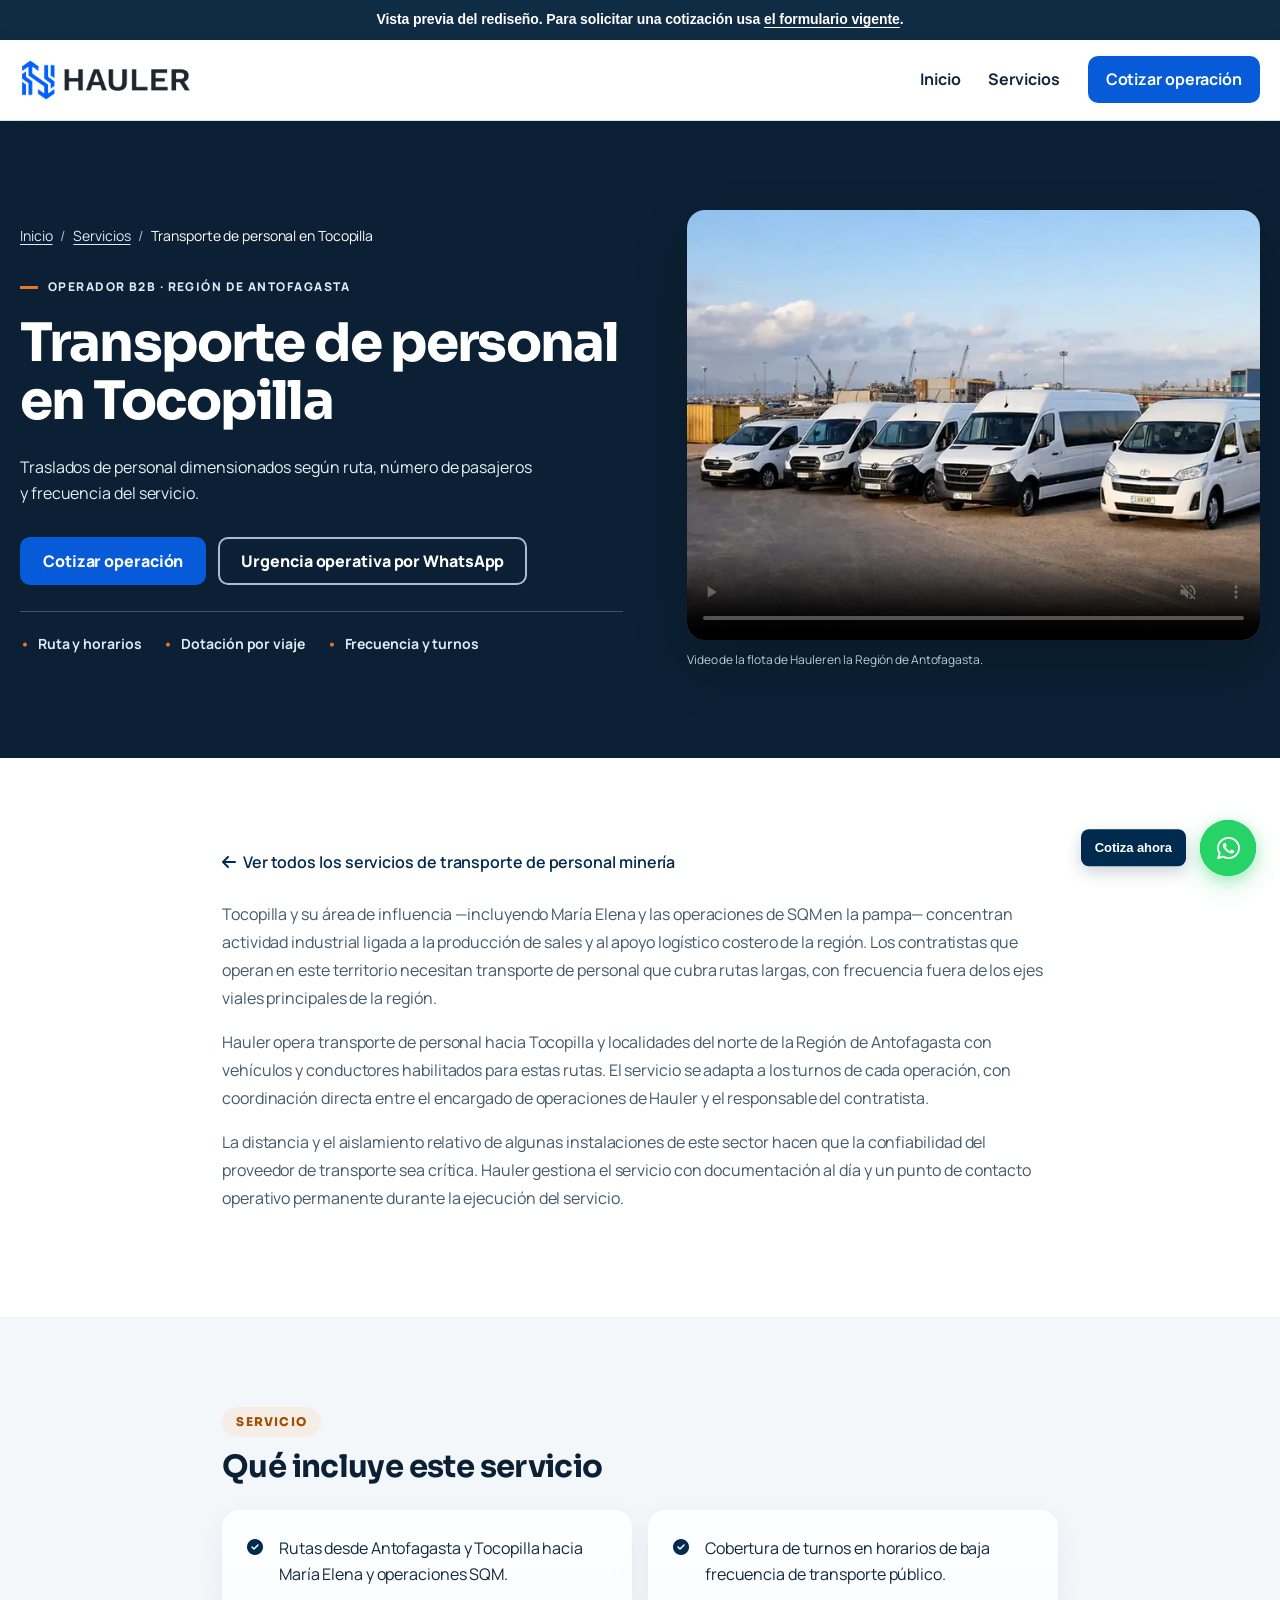
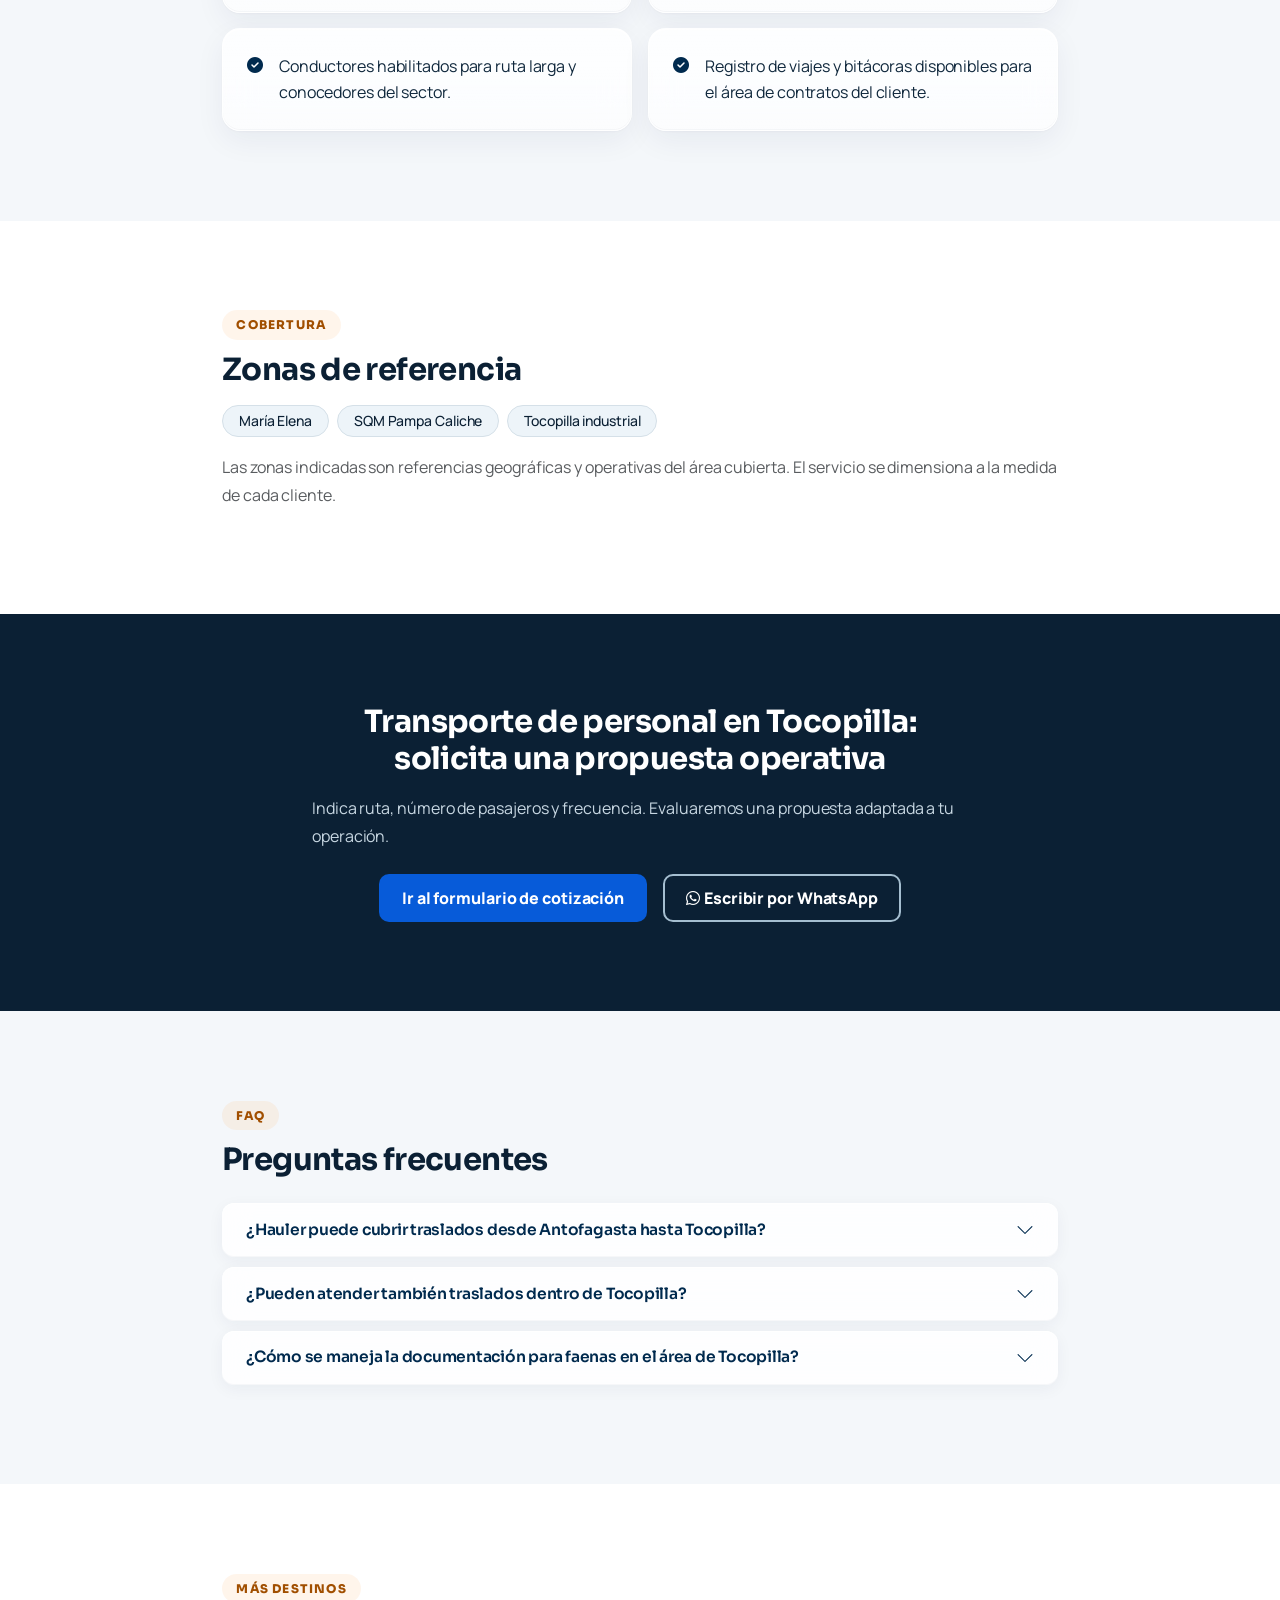
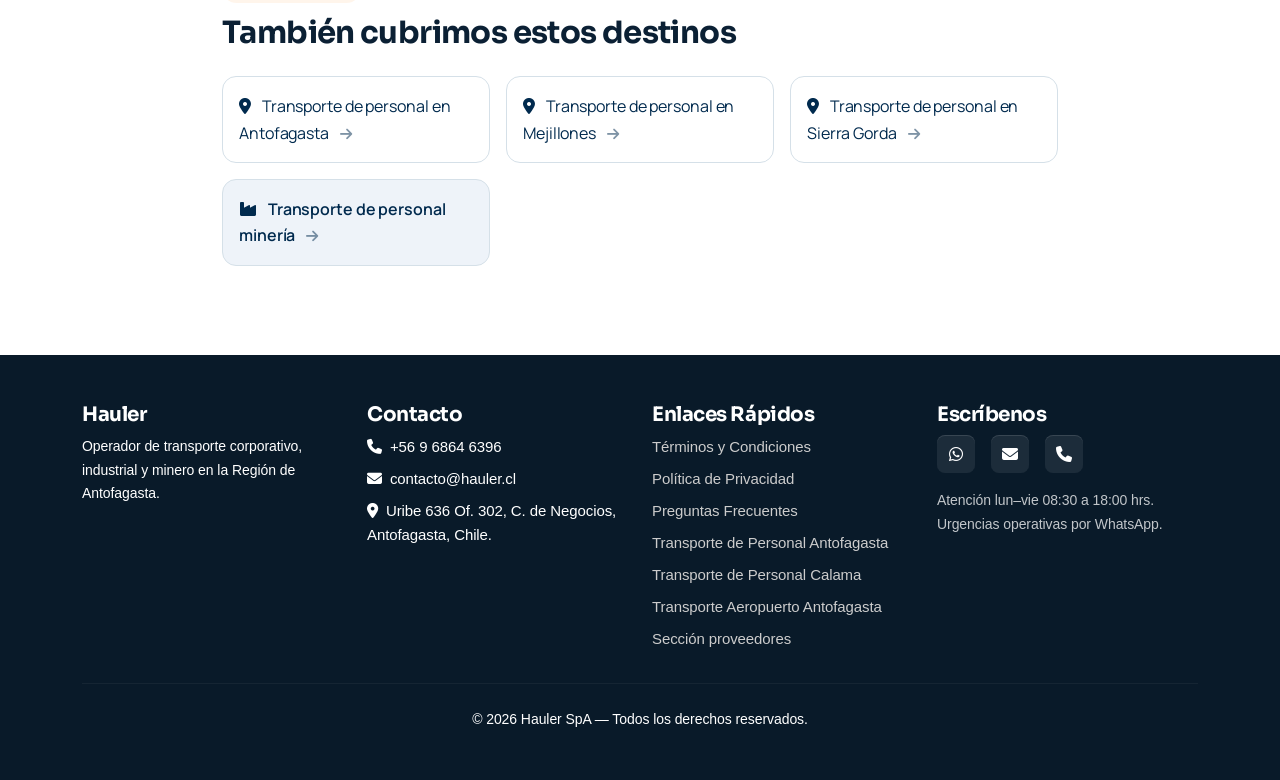
<file: transporte-de-personal-tocopilla.html>
<!DOCTYPE html>
<html lang="es-CL">
<head><meta name="robots" content="noindex,nofollow">

  <meta charset="UTF-8" />
  <meta name="viewport" content="width=device-width, initial-scale=1.0" />

  <!-- Título y meta -->
  <title>Transporte de Personal Tocopilla | María Elena y SQM</title>
  <meta name="description" content="Transporte de personal en Tocopilla y rutas hacia María Elena y SQM, para contratistas industriales del norte de Antofagasta. Pide tu cotización.">

  <meta name="author" content="Hauler SpA">
  <meta name="theme-color" content="#002a4e">

  <!-- Canonical -->
  <link rel="canonical" href="transporte-de-personal-tocopilla.html" />

  <!-- Open Graph -->
  <meta property="og:type" content="website">
  <meta property="og:url" content="https://hauler.cl/transporte-de-personal-tocopilla">
  <meta property="og:title" content="Transporte de Personal Tocopilla | María Elena y SQM">
  <meta property="og:description" content="Transporte de personal en Tocopilla y rutas hacia María Elena y SQM, para contratistas industriales del norte de Antofagasta. Pide tu cotización.">
  <meta property="og:image" content="https://hauler.cl/img/og-cover.jpg">
  <meta property="og:locale" content="es_CL">
  <meta property="og:site_name" content="Hauler SpA">

  <!-- GEO -->
  <meta name="geo.region" content="CL-AN">
  <meta name="geo.placename" content="Tocopilla, Chile">

  <!-- Preconnect -->
  <link rel="preconnect" href="https://cdnjs.cloudflare.com" crossorigin>
  <link rel="preconnect" href="https://fonts.googleapis.com">
  <link rel="preconnect" href="https://fonts.gstatic.com" crossorigin>
  <link rel="dns-prefetch" href="https://cdnjs.cloudflare.com">
  <link rel="dns-prefetch" href="https://cdn.jsdelivr.net">

  <!-- CSS — mismo orden de cascada que index.php -->
  <link rel="stylesheet" href="public_html/css/style-all-v13.min.css?v=2">
  <link rel="preload" as="image" href="public_html/img/1.webp" fetchpriority="high">
  <link rel="stylesheet" href="public_html/css/service-pages-2026.css?v=1">

  <!-- CSS no crítico (asíncrono, no bloquea el primer render): tipografías Google + Font Awesome -->
  <link rel="preload" as="style" href="https://fonts.googleapis.com/css2?family=Manrope:wght@400;500;600;700;800&family=Sora:wght@400;500;600;700;800&display=swap" onload="this.onload=null;this.rel='stylesheet'">
  <link rel="preload" as="style" href="https://cdnjs.cloudflare.com/ajax/libs/font-awesome/6.4.0/css/all.min.css" onload="this.onload=null;this.rel='stylesheet'">
  <noscript>
    <link rel="stylesheet" href="https://fonts.googleapis.com/css2?family=Manrope:wght@400;500;600;700;800&family=Sora:wght@400;500;600;700;800&display=swap">
    <link rel="stylesheet" href="https://cdnjs.cloudflare.com/ajax/libs/font-awesome/6.4.0/css/all.min.css">
  </noscript>

  <!-- Favicon -->
  <link rel="icon" type="image/png" href="public_html/LOGOS/isologo.png">
  <link rel="shortcut icon" type="image/png" href="public_html/LOGOS/isologo.png">
  <link rel="apple-touch-icon" href="public_html/LOGOS/isologo.png">

  <!-- Ajustes de presentación para landing: usa las variables del sistema v12 -->
  <style>
    /* Hero landing: poster como fondo (sin video para mejorar CWV en páginas SEO) */
    .hero--landing {
      background: url('img/hero-poster.jpg') center / cover no-repeat;
    }
    /* CTA central: gradiente de marca con variables del sistema */
    .cta-landing {
      background: linear-gradient(135deg, var(--hauler-blue, #002a4e) 0%, var(--hauler-blue-2, #003a6e) 100%);
    }
    /* Caret del efector (animations-v12.js, elementos .typewrite) */
    .typewrite--typing::after {
      content: "";
      display: inline-block;
      width: 2px;
      height: 1em;
      background: currentColor;
      margin-left: 3px;
      vertical-align: -0.1em;
      animation: tw-caret .8s steps(1) infinite;
    }
    @keyframes tw-caret { 50% { opacity: 0; } }
    /* Badges de zona: paleta del sistema */
    .badge-zona {
      background: var(--hauler-blue-soft, #eef3f9);
      color: var(--hauler-blue, #002a4e);
      font-size: .875rem;
      font-weight: 500;
    }
    /* Cards de hermanas / pillar: usa colores del sistema */
    .sister-card {
      color: var(--hauler-blue, #002a4e);
      transition: transform 0.5s var(--spring, cubic-bezier(0.34,1.45,0.64,1)),
                  box-shadow 0.5s var(--spring-soft, cubic-bezier(0.22,1.2,0.36,1));
    }
    .sister-card:hover {
      transform: translateY(-3px);
    }
    .pillar-card {
      background: var(--hauler-blue-soft, #eef3f9);
      color: var(--hauler-blue, #002a4e);
      transition: transform 0.5s var(--spring, cubic-bezier(0.34,1.45,0.64,1)),
                  box-shadow 0.5s var(--spring-soft, cubic-bezier(0.22,1.2,0.36,1));
    }
    .pillar-card:hover {
      transform: translateY(-3px);
    }
    /* Heading color: usa la variable del sistema en lugar de hardcodear #002a4e */
    .section-h2 { color: var(--hauler-blue, #002a4e); }
    /* Enlace pillar superior */
    .pillar-link { color: var(--hauler-blue, #002a4e); }
    @media (prefers-reduced-motion: reduce) {
      .sister-card, .pillar-card { transition: none !important; }
    }
  </style>

  <!-- JSON-LD: Service -->
  <script type="application/ld+json">{
    "@context": "https://schema.org",
    "@type": "Service",
    "name": "Transporte de personal en Tocopilla",
    "provider": {
        "@id": "https://hauler.cl/#business"
    },
    "areaServed": {
        "@type": "City",
        "name": "Tocopilla"
    },
    "url": "https://hauler.cl/transporte-de-personal-tocopilla"
}</script>

  <!-- JSON-LD: BreadcrumbList -->
  <script type="application/ld+json">{
    "@context": "https://schema.org",
    "@type": "BreadcrumbList",
    "itemListElement": [
        {
            "@type": "ListItem",
            "position": 1,
            "name": "Inicio",
            "item": "https://hauler.cl/"
        },
        {
            "@type": "ListItem",
            "position": 2,
            "name": "Transporte de personal minería",
            "item": "https://hauler.cl/transporte-de-personal-mineria"
        },
        {
            "@type": "ListItem",
            "position": 3,
            "name": "Transporte de personal en Tocopilla",
            "item": "https://hauler.cl/transporte-de-personal-tocopilla"
        }
    ]
}</script>

  <!-- JSON-LD: FAQPage -->
  <script type="application/ld+json">{
    "@context": "https://schema.org",
    "@type": "FAQPage",
    "mainEntity": [
        {
            "@type": "Question",
            "name": "¿Hauler puede cubrir traslados desde Antofagasta hasta Tocopilla?",
            "acceptedAnswer": {
                "@type": "Answer",
                "text": "Sí. Operamos rutas interurbanas largas hacia Tocopilla con vehículos habilitados para ese tipo de trayecto. El servicio requiere coordinación previa para dimensionar correctamente la flota y los horarios."
            }
        },
        {
            "@type": "Question",
            "name": "¿Pueden atender también traslados dentro de Tocopilla?",
            "acceptedAnswer": {
                "@type": "Answer",
                "text": "Sí. Además de las rutas de larga distancia, podemos cubrir recorridos locales dentro de Tocopilla o entre instalaciones del sector, según el requerimiento específico del contratista."
            }
        },
        {
            "@type": "Question",
            "name": "¿Cómo se maneja la documentación para faenas en el área de Tocopilla?",
            "acceptedAnswer": {
                "@type": "Answer",
                "text": "Entregamos la documentación que el cliente requiera: licencias de conductores, revisión técnica, seguro, y cualquier habilitación específica solicitada por el área de contratos de la faena."
            }
        }
    ]
}</script>

</head>
<body class="service-page"><div role="note" style="background:#102c45;color:#fff;padding:10px 20px;font:600 14px/1.4 Arial,sans-serif;text-align:center">Vista previa del rediseño. Para solicitar una cotización usa <a style="color:#fff;text-decoration:underline" href="https://hauler.cl/#cotizar">el formulario vigente</a>.</div>


<!-- NAVBAR -->
<a class="service-skip" href="#contenido-principal">Saltar al contenido</a>
<nav class="service-nav" aria-label="Navegación principal">
  <div class="service-shell service-nav__inner">
    <a class="service-nav__logo" href="https://hauler.cl/" aria-label="Hauler, ir al inicio">
      <img src="public_html/img/logotipohauler-nav.webp" alt="Hauler" width="234" height="60">
    </a>
    <div class="service-nav__links">
      <a href="https://hauler.cl/">Inicio</a>
      <a href="transporte-de-personal-mineria.html">Servicios</a>
      <a class="service-nav__cta" href="https://hauler.cl/#cotizar">Cotizar operación</a>
    </div>
    <details class="service-nav__mobile">
      <summary>Menú</summary>
      <div>
        <a href="https://hauler.cl/">Inicio</a>
        <a href="transporte-de-personal-mineria.html">Servicios</a>
        <a href="https://hauler.cl/#cotizar">Cotizar operación</a>
      </div>
    </details>
  </div>
</nav>


<main id="contenido-principal">
<header class="service-hero">
  <div class="service-shell service-hero__grid">
    <div class="service-hero__copy">
      <nav class="service-breadcrumb" aria-label="Ruta de navegación">
        <ol>
          <li><a href="https://hauler.cl/">Inicio</a></li>
          <li><a href="transporte-de-personal-mineria.html">Servicios</a></li>
          <li aria-current="page">Transporte de personal en Tocopilla</li>
        </ol>
      </nav>
      <p class="service-hero__eyebrow">Operador B2B · Región de Antofagasta</p>
      <h1>Transporte de personal en Tocopilla</h1>
      <p class="service-hero__lead">Traslados de personal dimensionados según ruta, número de pasajeros y frecuencia del servicio.</p>
      <div class="service-actions">
        <a href="https://hauler.cl/#cotizar" class="service-button service-button--primary">Cotizar operación</a>
        <a href="https://wa.link/te8k8u" class="service-button service-button--secondary" target="_blank" rel="noopener noreferrer">Urgencia operativa por WhatsApp</a>
      </div>
      <ul class="service-hero__facts">
        <li>Ruta y horarios</li><li>Dotación por viaje</li><li>Frecuencia y turnos</li>
      </ul>
    </div>
    <figure class="service-hero__media">
      <video class="service-hero__video" autoplay muted loop playsinline controls preload="metadata"
          poster="public_html/img/1.webp" aria-label="Video de la flota de Hauler en Antofagasta">
          <source src="public_html/img/videodeportada.mp4" type="video/mp4">
          Tu navegador no puede reproducir este video.
        </video>
      <figcaption>Video de la flota de Hauler en la Región de Antofagasta.</figcaption>
    </figure>
  </div>
</header>

  <!-- INTRO -->
  <section class="py-5">
    <div class="container" style="max-width:860px;">

      <!-- Enlace contextual al pillar -->
      <p class="mb-4">
        <a href="transporte-de-personal-mineria.html" class="text-decoration-none fw-semibold pillar-link">
          <i class="fa fa-arrow-left me-1" aria-hidden="true"></i> Ver todos los servicios de transporte de personal minería
        </a>
      </p>

              <p style="text-align:justify; line-height:1.75;">Tocopilla y su área de influencia —incluyendo María Elena y las operaciones de SQM en la pampa— concentran actividad industrial ligada a la producción de sales y al apoyo logístico costero de la región. Los contratistas que operan en este territorio necesitan transporte de personal que cubra rutas largas, con frecuencia fuera de los ejes viales principales de la región.</p>
              <p style="text-align:justify; line-height:1.75;">Hauler opera transporte de personal hacia Tocopilla y localidades del norte de la Región de Antofagasta con vehículos y conductores habilitados para estas rutas. El servicio se adapta a los turnos de cada operación, con coordinación directa entre el encargado de operaciones de Hauler y el responsable del contratista.</p>
              <p style="text-align:justify; line-height:1.75;">La distancia y el aislamiento relativo de algunas instalaciones de este sector hacen que la confiabilidad del proveedor de transporte sea crítica. Hauler gestiona el servicio con documentación al día y un punto de contacto operativo permanente durante la ejecución del servicio.</p>

    </div>
  </section>


  <!-- PUNTOS CLAVE — usa clase servicios-detallados para recibir el glassmorphism v12 -->
  <section class="servicios-detallados py-4 bg-light">
    <div class="container" style="max-width:860px;">
      <span class="section-eyebrow">Servicio</span>
      <h2 class="fw-bold mb-4 section-h2" style="font-size:1.5rem;">Qué incluye este servicio</h2>
      <div class="row g-3">
                <div class="col-12 col-md-6">
          <div class="p-4 bg-white rounded-4 h-100 d-flex align-items-start gap-3">
            <i class="fa fa-check-circle text-success mt-1 flex-shrink-0" aria-hidden="true"></i>
            <span>Rutas desde Antofagasta y Tocopilla hacia María Elena y operaciones SQM.</span>
          </div>
        </div>
                <div class="col-12 col-md-6">
          <div class="p-4 bg-white rounded-4 h-100 d-flex align-items-start gap-3">
            <i class="fa fa-check-circle text-success mt-1 flex-shrink-0" aria-hidden="true"></i>
            <span>Cobertura de turnos en horarios de baja frecuencia de transporte público.</span>
          </div>
        </div>
                <div class="col-12 col-md-6">
          <div class="p-4 bg-white rounded-4 h-100 d-flex align-items-start gap-3">
            <i class="fa fa-check-circle text-success mt-1 flex-shrink-0" aria-hidden="true"></i>
            <span>Conductores habilitados para ruta larga y conocedores del sector.</span>
          </div>
        </div>
                <div class="col-12 col-md-6">
          <div class="p-4 bg-white rounded-4 h-100 d-flex align-items-start gap-3">
            <i class="fa fa-check-circle text-success mt-1 flex-shrink-0" aria-hidden="true"></i>
            <span>Registro de viajes y bitácoras disponibles para el área de contratos del cliente.</span>
          </div>
        </div>
              </div>
    </div>
  </section>


  <!-- ZONAS DE REFERENCIA -->
    <section class="py-4">
    <div class="container" style="max-width:860px;">
      <span class="section-eyebrow">Cobertura</span>
      <h2 class="fw-bold mb-3 section-h2" style="font-size:1.5rem;">Zonas de referencia</h2>
      <div class="d-flex flex-wrap gap-2">
                  <span class="badge badge-zona rounded-pill px-3 py-2">María Elena</span>
                  <span class="badge badge-zona rounded-pill px-3 py-2">SQM Pampa Caliche</span>
                  <span class="badge badge-zona rounded-pill px-3 py-2">Tocopilla industrial</span>
              </div>
      <p class="mt-3 text-muted small">Las zonas indicadas son referencias geográficas y operativas del área cubierta. El servicio se dimensiona a la medida de cada cliente.</p>
    </div>
  </section>


  <!-- CTA CENTRAL — gradiente usa variables del sistema (--hauler-blue, --hauler-blue-2) -->
  <section class="cta-landing py-5">
    <div class="container text-center text-white" style="max-width:680px;">
      <h2 class="fw-bold mb-3 text-white" style="font-size:1.6rem;">Transporte de personal en Tocopilla: solicita una propuesta operativa</h2>
      <p class="mb-4 text-white" style="opacity:.9;">Indica ruta, número de pasajeros y frecuencia. Evaluaremos una propuesta adaptada a tu operación.</p>
      <div class="d-flex gap-3 justify-content-center flex-wrap">
        <a href="https://hauler.cl/#cotizar" class="service-button service-button--primary">Ir al formulario de cotización</a>
        <a href="https://wa.link/te8k8u" target="_blank" rel="noopener noreferrer" class="service-button service-button--secondary">
          <i class="fab fa-whatsapp me-1" aria-hidden="true"></i> Escribir por WhatsApp
        </a>
      </div>
    </div>
  </section>


  <!-- FAQ — seccion-faq activa los estilos de glassmorphism del accordion en v12 -->
  <section class="seccion-faq py-5 bg-light">
    <div class="container" style="max-width:860px;">
      <span class="section-eyebrow">FAQ</span>
      <h2 class="fw-bold mb-4 section-h2" style="font-size:1.5rem;">Preguntas frecuentes</h2>
      <div class="accordion" id="faqLandingAccordion">
                <div class="accordion-item">
          <h3 class="accordion-header">
            <button class="accordion-button collapsed" type="button"
                    data-bs-toggle="collapse"
                    data-bs-target="#faqItem0"
                    aria-expanded="false"
                    aria-controls="faqItem0">
              ¿Hauler puede cubrir traslados desde Antofagasta hasta Tocopilla?            </button>
          </h3>
          <div id="faqItem0" class="accordion-collapse collapse" data-bs-parent="#faqLandingAccordion">
            <div class="accordion-body">
              Sí. Operamos rutas interurbanas largas hacia Tocopilla con vehículos habilitados para ese tipo de trayecto. El servicio requiere coordinación previa para dimensionar correctamente la flota y los horarios.            </div>
          </div>
        </div>
                <div class="accordion-item">
          <h3 class="accordion-header">
            <button class="accordion-button collapsed" type="button"
                    data-bs-toggle="collapse"
                    data-bs-target="#faqItem1"
                    aria-expanded="false"
                    aria-controls="faqItem1">
              ¿Pueden atender también traslados dentro de Tocopilla?            </button>
          </h3>
          <div id="faqItem1" class="accordion-collapse collapse" data-bs-parent="#faqLandingAccordion">
            <div class="accordion-body">
              Sí. Además de las rutas de larga distancia, podemos cubrir recorridos locales dentro de Tocopilla o entre instalaciones del sector, según el requerimiento específico del contratista.            </div>
          </div>
        </div>
                <div class="accordion-item">
          <h3 class="accordion-header">
            <button class="accordion-button collapsed" type="button"
                    data-bs-toggle="collapse"
                    data-bs-target="#faqItem2"
                    aria-expanded="false"
                    aria-controls="faqItem2">
              ¿Cómo se maneja la documentación para faenas en el área de Tocopilla?            </button>
          </h3>
          <div id="faqItem2" class="accordion-collapse collapse" data-bs-parent="#faqLandingAccordion">
            <div class="accordion-body">
              Entregamos la documentación que el cliente requiera: licencias de conductores, revisión técnica, seguro, y cualquier habilitación específica solicitada por el área de contratos de la faena.            </div>
          </div>
        </div>
              </div>
    </div>
  </section>


  <!-- LANDINGS HERMANAS (siloing) — clases del sistema, sin inline styles de color/transition -->
    <section class="py-5">
    <div class="container" style="max-width:860px;">
      <span class="section-eyebrow">Más destinos</span>
      <h2 class="fw-bold mb-4 section-h2" style="font-size:1.5rem;">También cubrimos estos destinos</h2>
      <div class="row g-3">
                            <div class="col-12 col-sm-6 col-md-4">
            <a href="transporte-de-personal-antofagasta.html"
               class="d-block p-3 bg-white rounded-4 shadow-sm text-decoration-none h-100 sister-card">
              <i class="fa fa-map-marker-alt me-2 text-primary" aria-hidden="true"></i>
              Transporte de personal en Antofagasta              <i class="fa fa-arrow-right ms-2 small opacity-50" aria-hidden="true"></i>
            </a>
          </div>
                                      <div class="col-12 col-sm-6 col-md-4">
            <a href="transporte-de-personal-mejillones.html"
               class="d-block p-3 bg-white rounded-4 shadow-sm text-decoration-none h-100 sister-card">
              <i class="fa fa-map-marker-alt me-2 text-primary" aria-hidden="true"></i>
              Transporte de personal en Mejillones              <i class="fa fa-arrow-right ms-2 small opacity-50" aria-hidden="true"></i>
            </a>
          </div>
                                      <div class="col-12 col-sm-6 col-md-4">
            <a href="transporte-de-personal-sierra-gorda.html"
               class="d-block p-3 bg-white rounded-4 shadow-sm text-decoration-none h-100 sister-card">
              <i class="fa fa-map-marker-alt me-2 text-primary" aria-hidden="true"></i>
              Transporte de personal en Sierra Gorda              <i class="fa fa-arrow-right ms-2 small opacity-50" aria-hidden="true"></i>
            </a>
          </div>
                          <!-- Enlace al pillar -->
        <div class="col-12 col-sm-6 col-md-4">
          <a href="transporte-de-personal-mineria.html"
             class="d-block p-3 rounded-4 shadow-sm text-decoration-none h-100 fw-semibold pillar-card">
            <i class="fa fa-industry me-2 text-primary" aria-hidden="true"></i>
            Transporte de personal minería
            <i class="fa fa-arrow-right ms-2 small opacity-50" aria-hidden="true"></i>
          </a>
        </div>
      </div>
    </div>
  </section>

</main>


<!-- FOOTER -->
<footer class="footer bg-dark-blue text-white py-5">
  <div class="container">
    <div class="row justify-content-center text-start">
      <div class="col-12 col-md-3 mb-4 mb-md-0">
        <h3 class="h5 fw-bold">Hauler</h3>
        <p class="small mb-0">Operador de transporte corporativo, industrial y minero en la Región de Antofagasta.</p>
      </div>
      <div class="col-12 col-md-3 mb-4 mb-md-0">
        <h3 class="h5 fw-bold">Contacto</h3>
        <ul class="list-unstyled small mb-0">
          <li><i class="fa fa-phone me-2" aria-hidden="true"></i><a href="tel:+56968646396" style="color:#fff; text-decoration:none;">+56 9 6864 6396</a></li>
          <li><i class="fa fa-envelope me-2" aria-hidden="true"></i><a href="mailto:contacto@hauler.cl" style="color:#fff; text-decoration:none;">contacto@hauler.cl</a></li>
          <li><i class="fa fa-map-marker-alt me-2" aria-hidden="true"></i>Uribe 636 Of. 302, C. de Negocios, Antofagasta, Chile.</li>
        </ul>
      </div>
      <div class="col-12 col-md-3 mb-4 mb-md-0">
        <h3 class="h5 fw-bold">Enlaces Rápidos</h3>
        <ul class="list-unstyled small mb-0">
          <li><a href="#" class="footer-link" data-bs-toggle="modal" data-bs-target="#terminosModal">Términos y Condiciones</a></li>
          <li><a href="#" class="footer-link" data-bs-toggle="modal" data-bs-target="#privacidadModal">Política de Privacidad</a></li>
          <li><a href="https://hauler.cl/#preguntas-frecuentes" class="footer-link">Preguntas Frecuentes</a></li>
          <li class="mt-2"><a href="transporte-de-personal-antofagasta.html" class="footer-link">Transporte de Personal Antofagasta</a></li>
          <li><a href="transporte-de-personal-calama.html" class="footer-link">Transporte de Personal Calama</a></li>
          <li><a href="transporte-aeropuerto-antofagasta.html" class="footer-link">Transporte Aeropuerto Antofagasta</a></li>
          <li><a href="https://hauler.cl/seccionproveedores" class="footer-link">Sección proveedores</a></li>
        </ul>
      </div>
      <div class="col-12 col-md-3">
        <h3 class="h5 fw-bold">Escríbenos</h3>
        <div class="d-flex gap-3">
          <a href="https://wa.link/te8k8u" target="_blank" rel="noopener noreferrer" class="text-white fs-5" aria-label="WhatsApp Hauler"><i class="fab fa-whatsapp" aria-hidden="true"></i></a>
          <a href="mailto:contacto@hauler.cl" class="text-white fs-5" aria-label="Correo Hauler"><i class="fa fa-envelope" aria-hidden="true"></i></a>
          <a href="tel:+56968646396" class="text-white fs-5" aria-label="Llamar a Hauler"><i class="fa fa-phone" aria-hidden="true"></i></a>
        </div>
        <p class="small mt-3 mb-0" style="opacity:.75;">Atención lun–vie 08:30 a 18:00 hrs. Urgencias operativas por WhatsApp.</p>
      </div>
    </div>
    <hr class="border-secondary my-4" />
    <p class="text-center small mb-0">&copy; 2026 Hauler SpA — Todos los derechos reservados.</p>
  </div>
</footer>


<!-- Modal: Términos y Condiciones — idéntico al de index.php -->
<div class="modal fade" id="terminosModal" tabindex="-1" aria-labelledby="terminosLabel" aria-hidden="true">
  <div class="modal-dialog modal-lg modal-dialog-scrollable modal-dialog-centered">
    <div class="modal-content">
      <div class="modal-header">
        <h5 class="modal-title" id="terminosLabel"><i class="fa fa-file-contract me-2"></i>Términos y Condiciones de Hauler</h5>
        <button type="button" class="btn-close" data-bs-dismiss="modal" aria-label="Cerrar"></button>
      </div>
      <div class="modal-body text-dark">
        <h6><i class="fa fa-book me-2 text-primary"></i>1. Introducción</h6>
        <p>El presente documento establece los términos y condiciones bajo los cuales Hauler SpA presta servicios de transporte de carga y personal en Chile. Al contratar nuestros servicios, el cliente acepta íntegramente estas condiciones.</p>
        <h6><i class="fa fa-align-left me-2 text-primary"></i>2. Definiciones</h6>
        <ul>
          <li><strong>Cliente:</strong> Persona natural o jurídica que contrata los servicios de Hauler.</li>
          <li><strong>Servicio:</strong> Transporte de carga o personal solicitado a Hauler.</li>
          <li><strong>Contrato:</strong> Acuerdo entre Hauler y el Cliente que regula las condiciones específicas del servicio.</li>
        </ul>
        <h6><i class="fa fa-truck me-2 text-primary"></i>3. Servicios Ofrecidos</h6>
        <ul>
          <li>Transporte de personal industrial.</li>
          <li>Movilidad corporativa para faenas mineras.</li>
          <li>Servicios logísticos complementarios.</li>
        </ul>
        <h6><i class="fa fa-check-circle me-2 text-primary"></i>4. Condiciones de Servicio</h6>
        <ul>
          <li>Los servicios están sujetos a disponibilidad y confirmación por parte de Hauler.</li>
          <li>El Cliente debe proporcionar información veraz y completa para la correcta prestación del servicio.</li>
          <li>Modificaciones o cancelaciones deben ser informadas con al menos 24 horas de anticipación.</li>
        </ul>
        <h6><i class="fa fa-shield-alt me-2 text-primary"></i>5. Responsabilidades</h6>
        <ul>
          <li>Hauler se compromete a prestar los servicios con profesionalismo y conforme a la normativa legal chilena.</li>
          <li>No se hace responsable por demoras o incumplimientos derivados de causas de fuerza mayor.</li>
        </ul>
        <h6><i class="fa fa-dollar-sign me-2 text-primary"></i>6. Tarifas y Pagos</h6>
        <ul>
          <li>Las tarifas serán informadas previamente al Cliente.</li>
          <li>El pago debe realizarse según lo acordado en el contrato. Retrasos pueden generar intereses por mora.</li>
        </ul>
        <h6><i class="fa fa-copyright me-2 text-primary"></i>7. Propiedad Intelectual</h6>
        <p>Todos los contenidos y materiales proporcionados por Hauler son propiedad de la empresa y no pueden ser utilizados sin autorización.</p>
        <h6><i class="fa fa-gavel me-2 text-primary"></i>8. Legislación Aplicable</h6>
        <p>Estos términos se rigen por las leyes de la República de Chile. Cualquier disputa será resuelta por los tribunales competentes de Antofagasta.</p>
      </div>
      <div class="modal-footer">
        <button type="button" class="btn btn-secondary" data-bs-dismiss="modal">Cerrar</button>
      </div>
    </div>
  </div>
</div>


<!-- Modal: Política de Privacidad — idéntico al de index.php -->
<div class="modal fade" id="privacidadModal" tabindex="-1" aria-labelledby="privacidadLabel" aria-hidden="true">
  <div class="modal-dialog modal-lg modal-dialog-scrollable modal-dialog-centered">
    <div class="modal-content">
      <div class="modal-header">
        <h5 class="modal-title" id="privacidadLabel"><i class="fa fa-user-shield me-2"></i>Política de Privacidad de Hauler</h5>
        <button type="button" class="btn-close" data-bs-dismiss="modal" aria-label="Cerrar"></button>
      </div>
      <div class="modal-body text-dark">
        <h6><i class="fa fa-book me-2 text-primary"></i>1. Introducción</h6>
        <p>Hauler SpA se compromete a proteger la privacidad de sus clientes y usuarios, conforme a la Ley N° 19.628 sobre Protección de la Vida Privada.</p>
        <h6><i class="fa fa-database me-2 text-primary"></i>2. Datos Recopilados</h6>
        <p>Recopilamos datos personales como nombre, RUT, dirección, correo electrónico y teléfono, necesarios para la prestación de nuestros servicios.</p>
        <h6><i class="fa fa-user-check me-2 text-primary"></i>3. Uso de los Datos</h6>
        <ul>
          <li>Prestación de servicios contratados.</li>
          <li>Comunicación con el Cliente.</li>
          <li>Cumplimiento de obligaciones legales.</li>
        </ul>
        <h6><i class="fa fa-shield-alt me-2 text-primary"></i>4. Seguridad de los Datos</h6>
        <p>Implementamos medidas de seguridad para proteger los datos personales contra accesos no autorizados o usos indebidos.</p>
        <h6><i class="fa fa-envelope me-2 text-primary"></i>5. Derechos del Usuario</h6>
        <p>El Cliente puede ejercer sus derechos de acceso, rectificación, cancelación y oposición enviando una solicitud a <strong>contacto@hauler.cl</strong>.</p>
        <h6><i class="fa fa-edit me-2 text-primary"></i>6. Modificaciones</h6>
        <p>Hauler se reserva el derecho de modificar esta política. Las modificaciones serán informadas a través de nuestro sitio web.</p>
      </div>
      <div class="modal-footer">
        <button type="button" class="btn btn-secondary" data-bs-dismiss="modal">Cerrar</button>
      </div>
    </div>
  </div>
</div>


<!-- WhatsApp flotante -->
<a href="https://wa.link/te8k8u"
   class="whatsapp-float"
   target="_blank"
   rel="noopener noreferrer"
   title="Chatea con nosotros por WhatsApp"
   aria-label="Contactar Hauler por WhatsApp">
  <i class="fab fa-whatsapp" aria-hidden="true"></i>
</a>

<script src="https://cdn.jsdelivr.net/npm/bootstrap@5.3.3/dist/js/bootstrap.bundle.min.js" integrity="sha384-YvpcrYf0tY3lHB60NNkmXc5s9fDVZLESaAA55NDzOxhy9GkcIdslK1eN7N6jIeHz" crossorigin="anonymous" defer></script>


<!-- Saludo Fiestas Patrias 2026 - TEMPORAL, retirar despues del lunes 21-sep -->

<script src="public_html/js/service-video.js?v=1" defer></script>
</body>
</html>
</file>
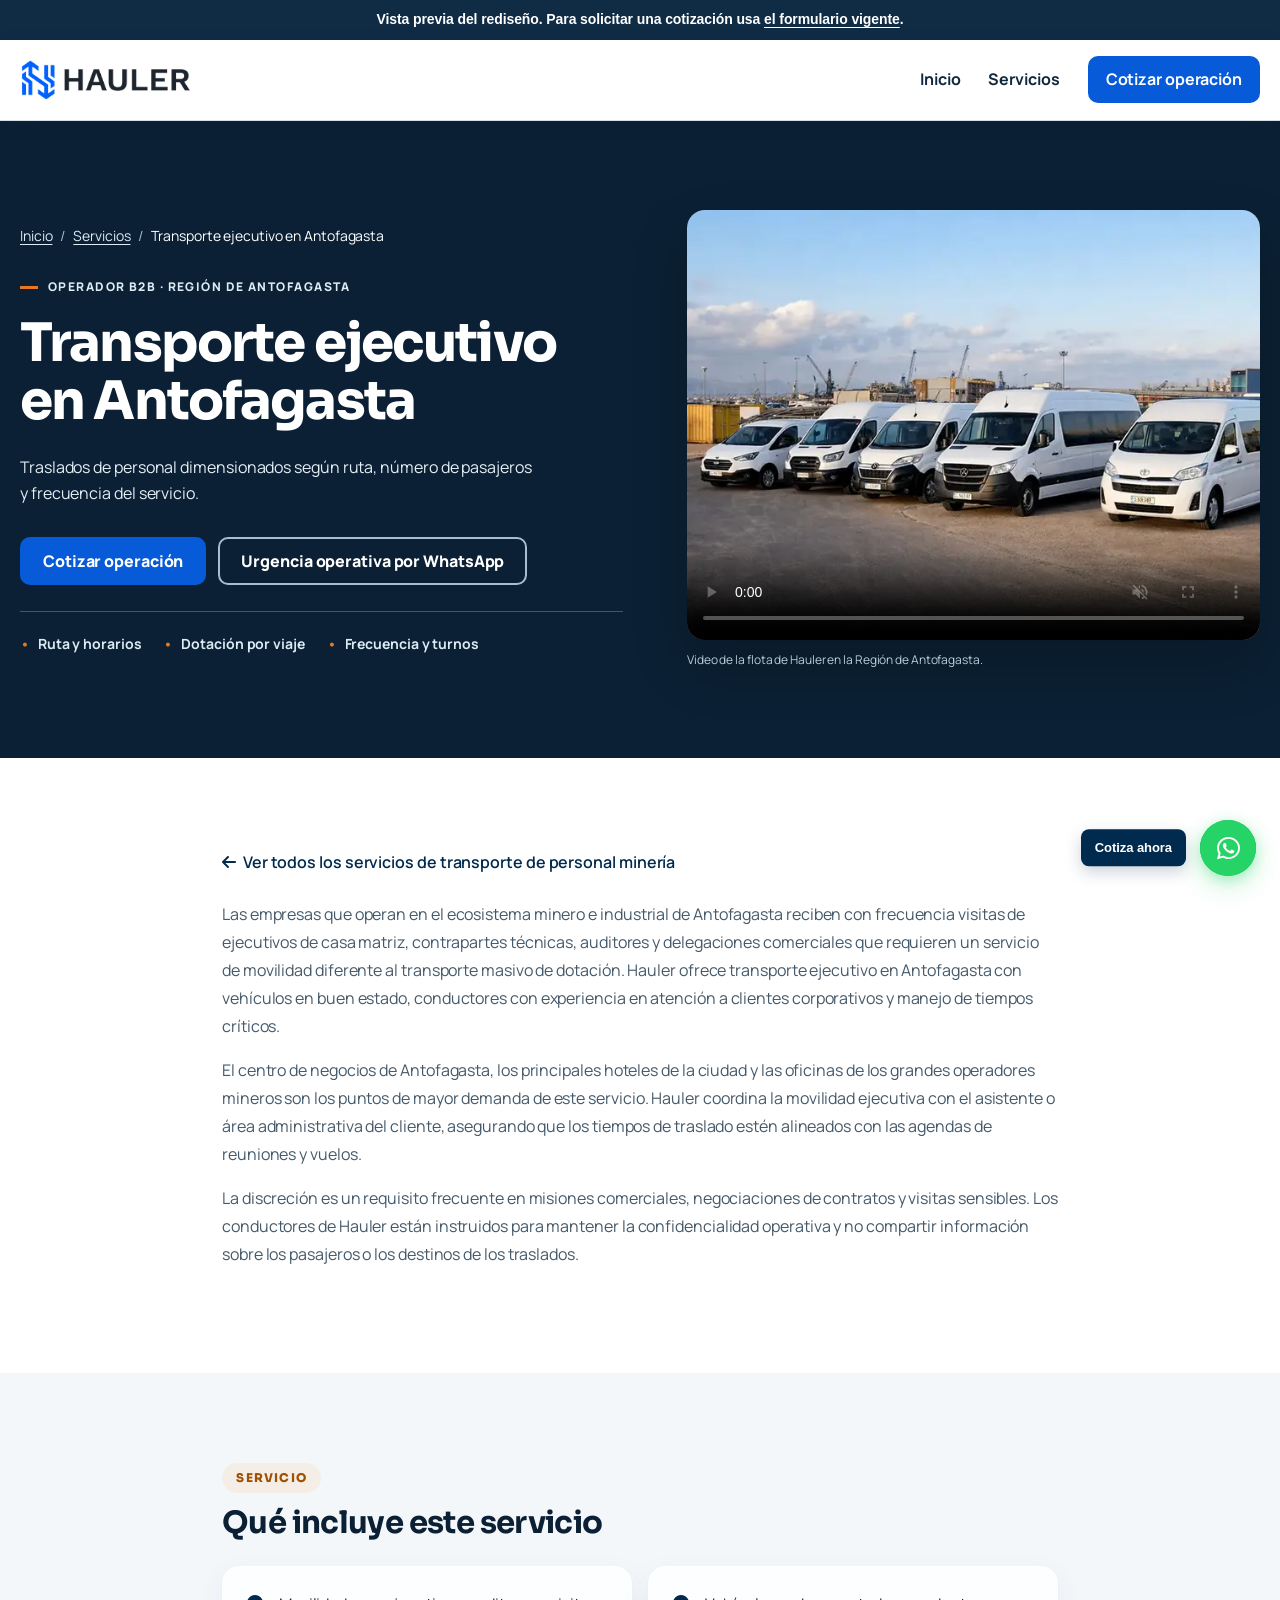
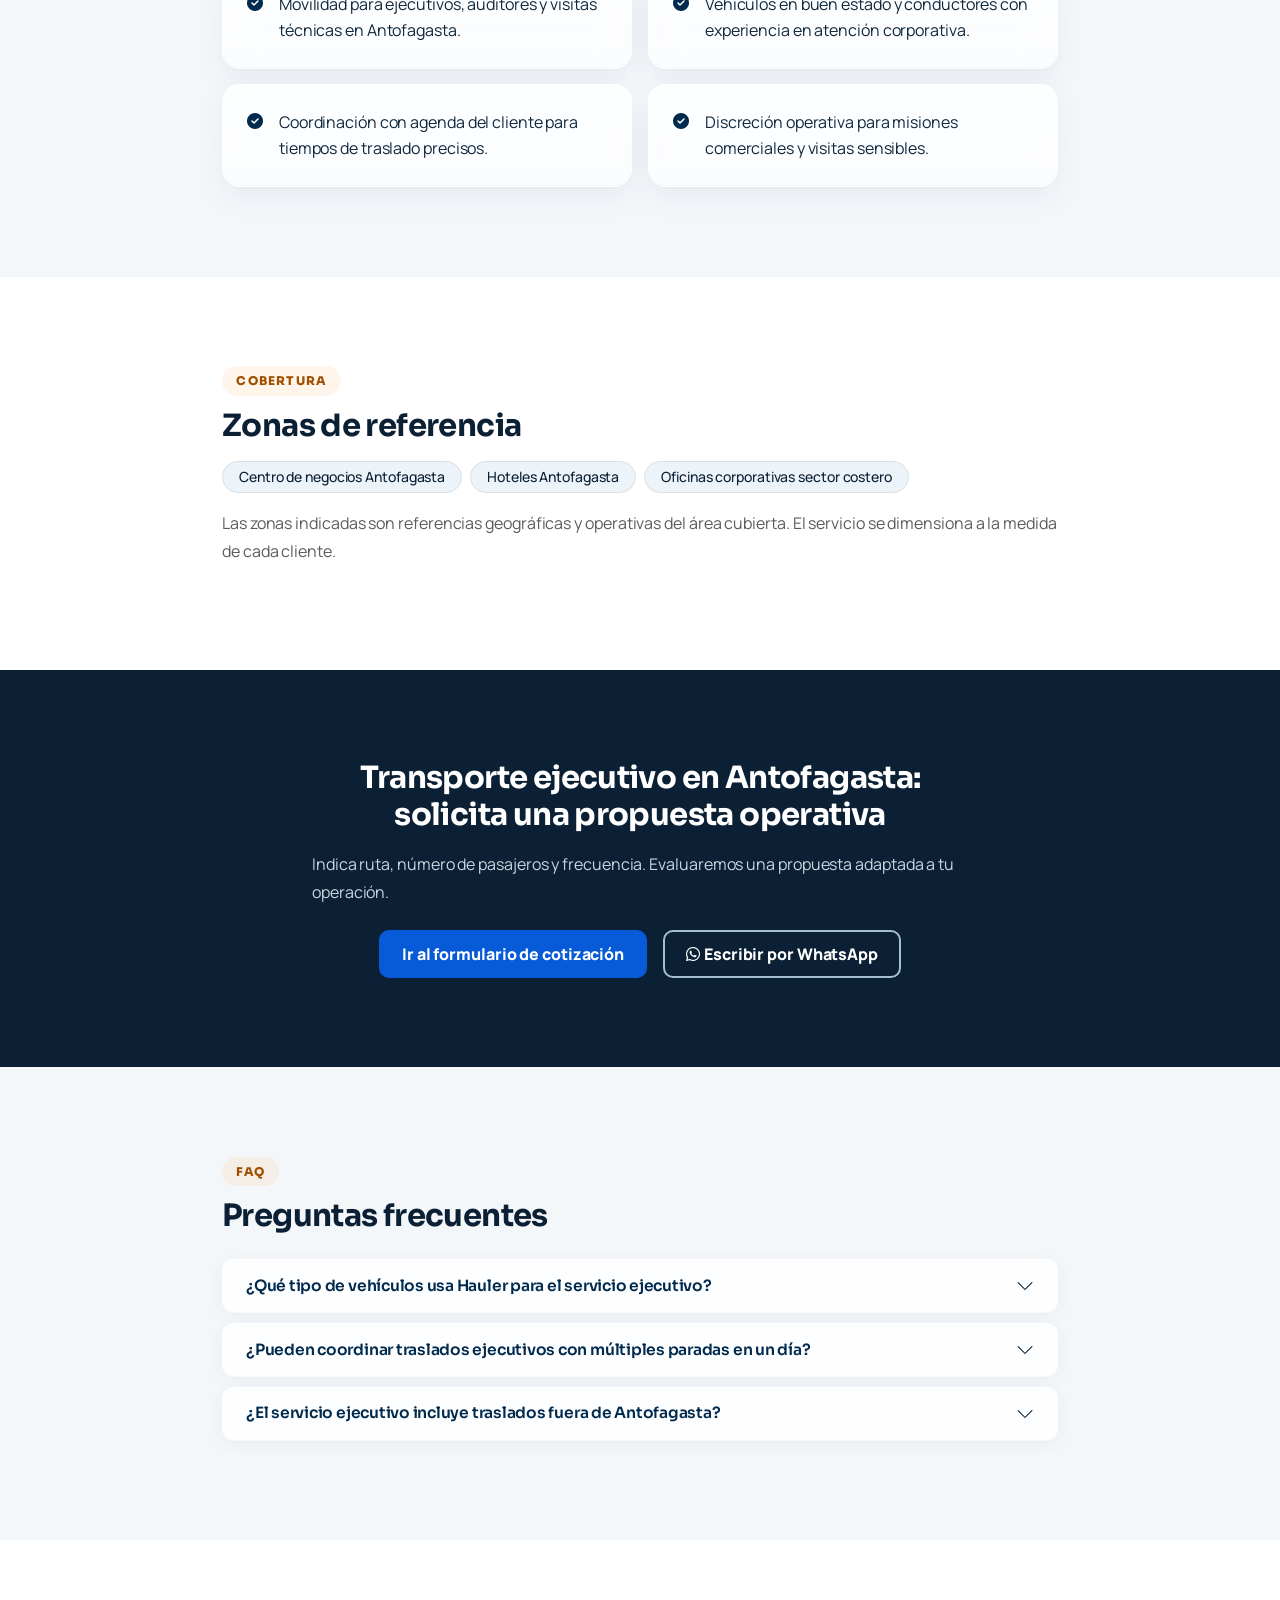
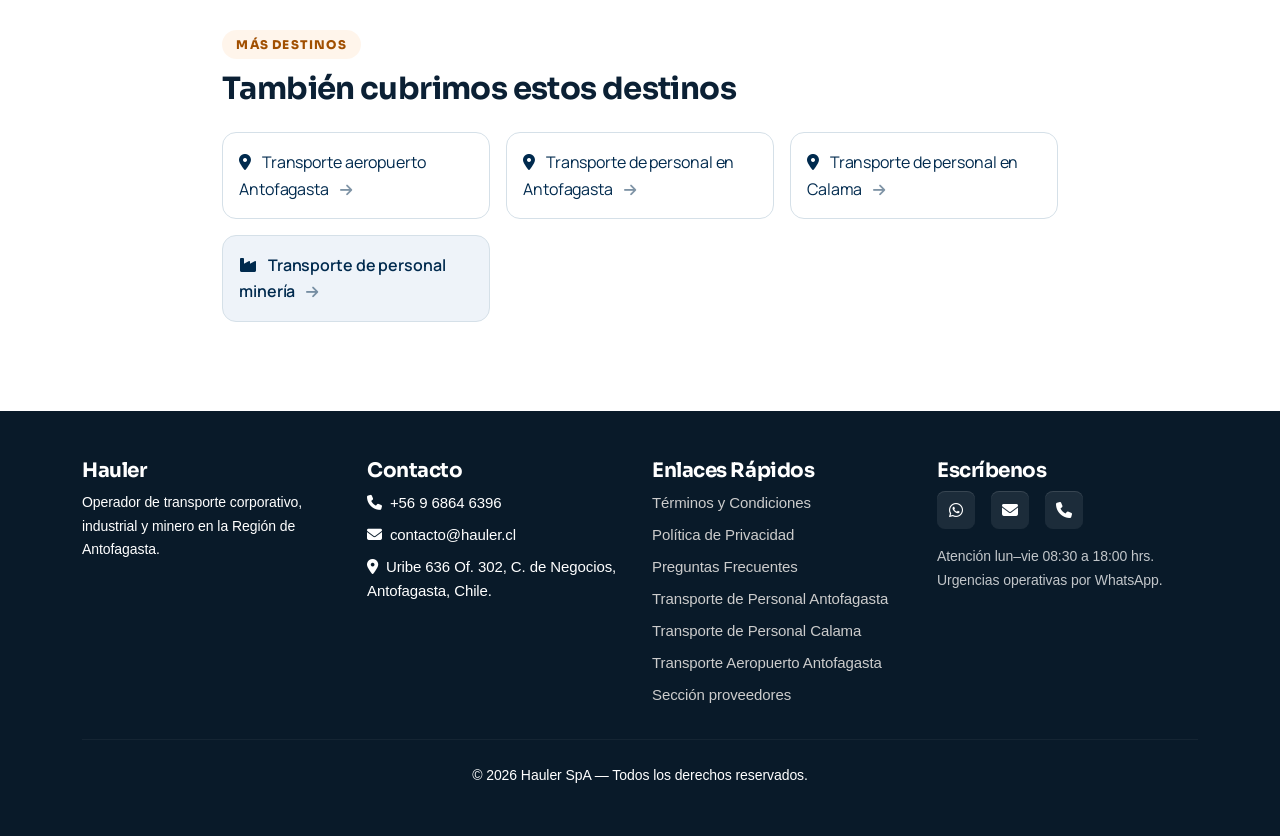
<file: transporte-ejecutivo-antofagasta.html>
<!DOCTYPE html>
<html lang="es-CL">
<head><meta name="robots" content="noindex,nofollow">

  <meta charset="UTF-8" />
  <meta name="viewport" content="width=device-width, initial-scale=1.0" />

  <!-- Título y meta -->
  <title>Transporte Ejecutivo Antofagasta | Visitas Técnicas · Hauler</title>
  <meta name="description" content="Transporte ejecutivo en Antofagasta para directivos, visitas técnicas y misiones comerciales. Puntualidad y vehículos en buen estado. Pide tu cotización.">

  <meta name="author" content="Hauler SpA">
  <meta name="theme-color" content="#002a4e">

  <!-- Canonical -->
  <link rel="canonical" href="transporte-ejecutivo-antofagasta.html" />

  <!-- Open Graph -->
  <meta property="og:type" content="website">
  <meta property="og:url" content="https://hauler.cl/transporte-ejecutivo-antofagasta">
  <meta property="og:title" content="Transporte Ejecutivo Antofagasta | Visitas Técnicas · Hauler">
  <meta property="og:description" content="Transporte ejecutivo en Antofagasta para directivos, visitas técnicas y misiones comerciales. Puntualidad y vehículos en buen estado. Pide tu cotización.">
  <meta property="og:image" content="https://hauler.cl/img/og-cover.jpg">
  <meta property="og:locale" content="es_CL">
  <meta property="og:site_name" content="Hauler SpA">

  <!-- GEO -->
  <meta name="geo.region" content="CL-AN">
  <meta name="geo.placename" content="Antofagasta, Chile">

  <!-- Preconnect -->
  <link rel="preconnect" href="https://cdnjs.cloudflare.com" crossorigin>
  <link rel="preconnect" href="https://fonts.googleapis.com">
  <link rel="preconnect" href="https://fonts.gstatic.com" crossorigin>
  <link rel="dns-prefetch" href="https://cdnjs.cloudflare.com">
  <link rel="dns-prefetch" href="https://cdn.jsdelivr.net">

  <!-- CSS — mismo orden de cascada que index.php -->
  <link rel="stylesheet" href="public_html/css/style-all-v13.min.css?v=2">
  <link rel="preload" as="image" href="public_html/img/1.webp" fetchpriority="high">
  <link rel="stylesheet" href="public_html/css/service-pages-2026.css?v=1">

  <!-- CSS no crítico (asíncrono, no bloquea el primer render): tipografías Google + Font Awesome -->
  <link rel="preload" as="style" href="https://fonts.googleapis.com/css2?family=Manrope:wght@400;500;600;700;800&family=Sora:wght@400;500;600;700;800&display=swap" onload="this.onload=null;this.rel='stylesheet'">
  <link rel="preload" as="style" href="https://cdnjs.cloudflare.com/ajax/libs/font-awesome/6.4.0/css/all.min.css" onload="this.onload=null;this.rel='stylesheet'">
  <noscript>
    <link rel="stylesheet" href="https://fonts.googleapis.com/css2?family=Manrope:wght@400;500;600;700;800&family=Sora:wght@400;500;600;700;800&display=swap">
    <link rel="stylesheet" href="https://cdnjs.cloudflare.com/ajax/libs/font-awesome/6.4.0/css/all.min.css">
  </noscript>

  <!-- Favicon -->
  <link rel="icon" type="image/png" href="public_html/LOGOS/isologo.png">
  <link rel="shortcut icon" type="image/png" href="public_html/LOGOS/isologo.png">
  <link rel="apple-touch-icon" href="public_html/LOGOS/isologo.png">

  <!-- Ajustes de presentación para landing: usa las variables del sistema v12 -->
  <style>
    /* Hero landing: poster como fondo (sin video para mejorar CWV en páginas SEO) */
    .hero--landing {
      background: url('img/hero-poster.jpg') center / cover no-repeat;
    }
    /* CTA central: gradiente de marca con variables del sistema */
    .cta-landing {
      background: linear-gradient(135deg, var(--hauler-blue, #002a4e) 0%, var(--hauler-blue-2, #003a6e) 100%);
    }
    /* Caret del efector (animations-v12.js, elementos .typewrite) */
    .typewrite--typing::after {
      content: "";
      display: inline-block;
      width: 2px;
      height: 1em;
      background: currentColor;
      margin-left: 3px;
      vertical-align: -0.1em;
      animation: tw-caret .8s steps(1) infinite;
    }
    @keyframes tw-caret { 50% { opacity: 0; } }
    /* Badges de zona: paleta del sistema */
    .badge-zona {
      background: var(--hauler-blue-soft, #eef3f9);
      color: var(--hauler-blue, #002a4e);
      font-size: .875rem;
      font-weight: 500;
    }
    /* Cards de hermanas / pillar: usa colores del sistema */
    .sister-card {
      color: var(--hauler-blue, #002a4e);
      transition: transform 0.5s var(--spring, cubic-bezier(0.34,1.45,0.64,1)),
                  box-shadow 0.5s var(--spring-soft, cubic-bezier(0.22,1.2,0.36,1));
    }
    .sister-card:hover {
      transform: translateY(-3px);
    }
    .pillar-card {
      background: var(--hauler-blue-soft, #eef3f9);
      color: var(--hauler-blue, #002a4e);
      transition: transform 0.5s var(--spring, cubic-bezier(0.34,1.45,0.64,1)),
                  box-shadow 0.5s var(--spring-soft, cubic-bezier(0.22,1.2,0.36,1));
    }
    .pillar-card:hover {
      transform: translateY(-3px);
    }
    /* Heading color: usa la variable del sistema en lugar de hardcodear #002a4e */
    .section-h2 { color: var(--hauler-blue, #002a4e); }
    /* Enlace pillar superior */
    .pillar-link { color: var(--hauler-blue, #002a4e); }
    @media (prefers-reduced-motion: reduce) {
      .sister-card, .pillar-card { transition: none !important; }
    }
  </style>

  <!-- JSON-LD: Service -->
  <script type="application/ld+json">{
    "@context": "https://schema.org",
    "@type": "Service",
    "name": "Transporte ejecutivo en Antofagasta",
    "provider": {
        "@id": "https://hauler.cl/#business"
    },
    "areaServed": {
        "@type": "City",
        "name": "Antofagasta"
    },
    "url": "https://hauler.cl/transporte-ejecutivo-antofagasta"
}</script>

  <!-- JSON-LD: BreadcrumbList -->
  <script type="application/ld+json">{
    "@context": "https://schema.org",
    "@type": "BreadcrumbList",
    "itemListElement": [
        {
            "@type": "ListItem",
            "position": 1,
            "name": "Inicio",
            "item": "https://hauler.cl/"
        },
        {
            "@type": "ListItem",
            "position": 2,
            "name": "Transporte de personal minería",
            "item": "https://hauler.cl/transporte-de-personal-mineria"
        },
        {
            "@type": "ListItem",
            "position": 3,
            "name": "Transporte ejecutivo en Antofagasta",
            "item": "https://hauler.cl/transporte-ejecutivo-antofagasta"
        }
    ]
}</script>

  <!-- JSON-LD: FAQPage -->
  <script type="application/ld+json">{
    "@context": "https://schema.org",
    "@type": "FAQPage",
    "mainEntity": [
        {
            "@type": "Question",
            "name": "¿Qué tipo de vehículos usa Hauler para el servicio ejecutivo?",
            "acceptedAnswer": {
                "@type": "Answer",
                "text": "Utilizamos vehículos sedan y SUV en buen estado, adecuados para movilidad urbana corporativa en Antofagasta. El tipo de vehículo se define según el número de pasajeros y las preferencias del cliente."
            }
        },
        {
            "@type": "Question",
            "name": "¿Pueden coordinar traslados ejecutivos con múltiples paradas en un día?",
            "acceptedAnswer": {
                "@type": "Answer",
                "text": "Sí. Coordinamos itinerarios con múltiples paradas —aeropuerto, hotel, reuniones de negocios, visitas a faenas— según la agenda del ejecutivo. El conductor permanece disponible durante la jornada si el cliente así lo requiere."
            }
        },
        {
            "@type": "Question",
            "name": "¿El servicio ejecutivo incluye traslados fuera de Antofagasta?",
            "acceptedAnswer": {
                "@type": "Answer",
                "text": "Sí. Podemos estructurar traslados ejecutivos hacia otras localidades de la región —Calama, Sierra Gorda, Mejillones— cuando la agenda lo requiera. Los detalles se coordinan con anticipación para asegurar disponibilidad."
            }
        }
    ]
}</script>

</head>
<body class="service-page"><div role="note" style="background:#102c45;color:#fff;padding:10px 20px;font:600 14px/1.4 Arial,sans-serif;text-align:center">Vista previa del rediseño. Para solicitar una cotización usa <a style="color:#fff;text-decoration:underline" href="https://hauler.cl/#cotizar">el formulario vigente</a>.</div>


<!-- NAVBAR -->
<a class="service-skip" href="#contenido-principal">Saltar al contenido</a>
<nav class="service-nav" aria-label="Navegación principal">
  <div class="service-shell service-nav__inner">
    <a class="service-nav__logo" href="https://hauler.cl/" aria-label="Hauler, ir al inicio">
      <img src="public_html/img/logotipohauler-nav.webp" alt="Hauler" width="234" height="60">
    </a>
    <div class="service-nav__links">
      <a href="https://hauler.cl/">Inicio</a>
      <a href="transporte-de-personal-mineria.html">Servicios</a>
      <a class="service-nav__cta" href="https://hauler.cl/#cotizar">Cotizar operación</a>
    </div>
    <details class="service-nav__mobile">
      <summary>Menú</summary>
      <div>
        <a href="https://hauler.cl/">Inicio</a>
        <a href="transporte-de-personal-mineria.html">Servicios</a>
        <a href="https://hauler.cl/#cotizar">Cotizar operación</a>
      </div>
    </details>
  </div>
</nav>


<main id="contenido-principal">
<header class="service-hero">
  <div class="service-shell service-hero__grid">
    <div class="service-hero__copy">
      <nav class="service-breadcrumb" aria-label="Ruta de navegación">
        <ol>
          <li><a href="https://hauler.cl/">Inicio</a></li>
          <li><a href="transporte-de-personal-mineria.html">Servicios</a></li>
          <li aria-current="page">Transporte ejecutivo en Antofagasta</li>
        </ol>
      </nav>
      <p class="service-hero__eyebrow">Operador B2B · Región de Antofagasta</p>
      <h1>Transporte ejecutivo en Antofagasta</h1>
      <p class="service-hero__lead">Traslados de personal dimensionados según ruta, número de pasajeros y frecuencia del servicio.</p>
      <div class="service-actions">
        <a href="https://hauler.cl/#cotizar" class="service-button service-button--primary">Cotizar operación</a>
        <a href="https://wa.link/te8k8u" class="service-button service-button--secondary" target="_blank" rel="noopener noreferrer">Urgencia operativa por WhatsApp</a>
      </div>
      <ul class="service-hero__facts">
        <li>Ruta y horarios</li><li>Dotación por viaje</li><li>Frecuencia y turnos</li>
      </ul>
    </div>
    <figure class="service-hero__media">
      <video class="service-hero__video" autoplay muted loop playsinline controls preload="metadata"
          poster="public_html/img/1.webp" aria-label="Video de la flota de Hauler en Antofagasta">
          <source src="public_html/img/videodeportada.mp4" type="video/mp4">
          Tu navegador no puede reproducir este video.
        </video>
      <figcaption>Video de la flota de Hauler en la Región de Antofagasta.</figcaption>
    </figure>
  </div>
</header>

  <!-- INTRO -->
  <section class="py-5">
    <div class="container" style="max-width:860px;">

      <!-- Enlace contextual al pillar -->
      <p class="mb-4">
        <a href="transporte-de-personal-mineria.html" class="text-decoration-none fw-semibold pillar-link">
          <i class="fa fa-arrow-left me-1" aria-hidden="true"></i> Ver todos los servicios de transporte de personal minería
        </a>
      </p>

              <p style="text-align:justify; line-height:1.75;">Las empresas que operan en el ecosistema minero e industrial de Antofagasta reciben con frecuencia visitas de ejecutivos de casa matriz, contrapartes técnicas, auditores y delegaciones comerciales que requieren un servicio de movilidad diferente al transporte masivo de dotación. Hauler ofrece transporte ejecutivo en Antofagasta con vehículos en buen estado, conductores con experiencia en atención a clientes corporativos y manejo de tiempos críticos.</p>
              <p style="text-align:justify; line-height:1.75;">El centro de negocios de Antofagasta, los principales hoteles de la ciudad y las oficinas de los grandes operadores mineros son los puntos de mayor demanda de este servicio. Hauler coordina la movilidad ejecutiva con el asistente o área administrativa del cliente, asegurando que los tiempos de traslado estén alineados con las agendas de reuniones y vuelos.</p>
              <p style="text-align:justify; line-height:1.75;">La discreción es un requisito frecuente en misiones comerciales, negociaciones de contratos y visitas sensibles. Los conductores de Hauler están instruidos para mantener la confidencialidad operativa y no compartir información sobre los pasajeros o los destinos de los traslados.</p>

    </div>
  </section>


  <!-- PUNTOS CLAVE — usa clase servicios-detallados para recibir el glassmorphism v12 -->
  <section class="servicios-detallados py-4 bg-light">
    <div class="container" style="max-width:860px;">
      <span class="section-eyebrow">Servicio</span>
      <h2 class="fw-bold mb-4 section-h2" style="font-size:1.5rem;">Qué incluye este servicio</h2>
      <div class="row g-3">
                <div class="col-12 col-md-6">
          <div class="p-4 bg-white rounded-4 h-100 d-flex align-items-start gap-3">
            <i class="fa fa-check-circle text-success mt-1 flex-shrink-0" aria-hidden="true"></i>
            <span>Movilidad para ejecutivos, auditores y visitas técnicas en Antofagasta.</span>
          </div>
        </div>
                <div class="col-12 col-md-6">
          <div class="p-4 bg-white rounded-4 h-100 d-flex align-items-start gap-3">
            <i class="fa fa-check-circle text-success mt-1 flex-shrink-0" aria-hidden="true"></i>
            <span>Vehículos en buen estado y conductores con experiencia en atención corporativa.</span>
          </div>
        </div>
                <div class="col-12 col-md-6">
          <div class="p-4 bg-white rounded-4 h-100 d-flex align-items-start gap-3">
            <i class="fa fa-check-circle text-success mt-1 flex-shrink-0" aria-hidden="true"></i>
            <span>Coordinación con agenda del cliente para tiempos de traslado precisos.</span>
          </div>
        </div>
                <div class="col-12 col-md-6">
          <div class="p-4 bg-white rounded-4 h-100 d-flex align-items-start gap-3">
            <i class="fa fa-check-circle text-success mt-1 flex-shrink-0" aria-hidden="true"></i>
            <span>Discreción operativa para misiones comerciales y visitas sensibles.</span>
          </div>
        </div>
              </div>
    </div>
  </section>


  <!-- ZONAS DE REFERENCIA -->
    <section class="py-4">
    <div class="container" style="max-width:860px;">
      <span class="section-eyebrow">Cobertura</span>
      <h2 class="fw-bold mb-3 section-h2" style="font-size:1.5rem;">Zonas de referencia</h2>
      <div class="d-flex flex-wrap gap-2">
                  <span class="badge badge-zona rounded-pill px-3 py-2">Centro de negocios Antofagasta</span>
                  <span class="badge badge-zona rounded-pill px-3 py-2">Hoteles Antofagasta</span>
                  <span class="badge badge-zona rounded-pill px-3 py-2">Oficinas corporativas sector costero</span>
              </div>
      <p class="mt-3 text-muted small">Las zonas indicadas son referencias geográficas y operativas del área cubierta. El servicio se dimensiona a la medida de cada cliente.</p>
    </div>
  </section>


  <!-- CTA CENTRAL — gradiente usa variables del sistema (--hauler-blue, --hauler-blue-2) -->
  <section class="cta-landing py-5">
    <div class="container text-center text-white" style="max-width:680px;">
      <h2 class="fw-bold mb-3 text-white" style="font-size:1.6rem;">Transporte ejecutivo en Antofagasta: solicita una propuesta operativa</h2>
      <p class="mb-4 text-white" style="opacity:.9;">Indica ruta, número de pasajeros y frecuencia. Evaluaremos una propuesta adaptada a tu operación.</p>
      <div class="d-flex gap-3 justify-content-center flex-wrap">
        <a href="https://hauler.cl/#cotizar" class="service-button service-button--primary">Ir al formulario de cotización</a>
        <a href="https://wa.link/te8k8u" target="_blank" rel="noopener noreferrer" class="service-button service-button--secondary">
          <i class="fab fa-whatsapp me-1" aria-hidden="true"></i> Escribir por WhatsApp
        </a>
      </div>
    </div>
  </section>


  <!-- FAQ — seccion-faq activa los estilos de glassmorphism del accordion en v12 -->
  <section class="seccion-faq py-5 bg-light">
    <div class="container" style="max-width:860px;">
      <span class="section-eyebrow">FAQ</span>
      <h2 class="fw-bold mb-4 section-h2" style="font-size:1.5rem;">Preguntas frecuentes</h2>
      <div class="accordion" id="faqLandingAccordion">
                <div class="accordion-item">
          <h3 class="accordion-header">
            <button class="accordion-button collapsed" type="button"
                    data-bs-toggle="collapse"
                    data-bs-target="#faqItem0"
                    aria-expanded="false"
                    aria-controls="faqItem0">
              ¿Qué tipo de vehículos usa Hauler para el servicio ejecutivo?            </button>
          </h3>
          <div id="faqItem0" class="accordion-collapse collapse" data-bs-parent="#faqLandingAccordion">
            <div class="accordion-body">
              Utilizamos vehículos sedan y SUV en buen estado, adecuados para movilidad urbana corporativa en Antofagasta. El tipo de vehículo se define según el número de pasajeros y las preferencias del cliente.            </div>
          </div>
        </div>
                <div class="accordion-item">
          <h3 class="accordion-header">
            <button class="accordion-button collapsed" type="button"
                    data-bs-toggle="collapse"
                    data-bs-target="#faqItem1"
                    aria-expanded="false"
                    aria-controls="faqItem1">
              ¿Pueden coordinar traslados ejecutivos con múltiples paradas en un día?            </button>
          </h3>
          <div id="faqItem1" class="accordion-collapse collapse" data-bs-parent="#faqLandingAccordion">
            <div class="accordion-body">
              Sí. Coordinamos itinerarios con múltiples paradas —aeropuerto, hotel, reuniones de negocios, visitas a faenas— según la agenda del ejecutivo. El conductor permanece disponible durante la jornada si el cliente así lo requiere.            </div>
          </div>
        </div>
                <div class="accordion-item">
          <h3 class="accordion-header">
            <button class="accordion-button collapsed" type="button"
                    data-bs-toggle="collapse"
                    data-bs-target="#faqItem2"
                    aria-expanded="false"
                    aria-controls="faqItem2">
              ¿El servicio ejecutivo incluye traslados fuera de Antofagasta?            </button>
          </h3>
          <div id="faqItem2" class="accordion-collapse collapse" data-bs-parent="#faqLandingAccordion">
            <div class="accordion-body">
              Sí. Podemos estructurar traslados ejecutivos hacia otras localidades de la región —Calama, Sierra Gorda, Mejillones— cuando la agenda lo requiera. Los detalles se coordinan con anticipación para asegurar disponibilidad.            </div>
          </div>
        </div>
              </div>
    </div>
  </section>


  <!-- LANDINGS HERMANAS (siloing) — clases del sistema, sin inline styles de color/transition -->
    <section class="py-5">
    <div class="container" style="max-width:860px;">
      <span class="section-eyebrow">Más destinos</span>
      <h2 class="fw-bold mb-4 section-h2" style="font-size:1.5rem;">También cubrimos estos destinos</h2>
      <div class="row g-3">
                            <div class="col-12 col-sm-6 col-md-4">
            <a href="transporte-aeropuerto-antofagasta.html"
               class="d-block p-3 bg-white rounded-4 shadow-sm text-decoration-none h-100 sister-card">
              <i class="fa fa-map-marker-alt me-2 text-primary" aria-hidden="true"></i>
              Transporte aeropuerto Antofagasta              <i class="fa fa-arrow-right ms-2 small opacity-50" aria-hidden="true"></i>
            </a>
          </div>
                                      <div class="col-12 col-sm-6 col-md-4">
            <a href="transporte-de-personal-antofagasta.html"
               class="d-block p-3 bg-white rounded-4 shadow-sm text-decoration-none h-100 sister-card">
              <i class="fa fa-map-marker-alt me-2 text-primary" aria-hidden="true"></i>
              Transporte de personal en Antofagasta              <i class="fa fa-arrow-right ms-2 small opacity-50" aria-hidden="true"></i>
            </a>
          </div>
                                      <div class="col-12 col-sm-6 col-md-4">
            <a href="transporte-de-personal-calama.html"
               class="d-block p-3 bg-white rounded-4 shadow-sm text-decoration-none h-100 sister-card">
              <i class="fa fa-map-marker-alt me-2 text-primary" aria-hidden="true"></i>
              Transporte de personal en Calama              <i class="fa fa-arrow-right ms-2 small opacity-50" aria-hidden="true"></i>
            </a>
          </div>
                          <!-- Enlace al pillar -->
        <div class="col-12 col-sm-6 col-md-4">
          <a href="transporte-de-personal-mineria.html"
             class="d-block p-3 rounded-4 shadow-sm text-decoration-none h-100 fw-semibold pillar-card">
            <i class="fa fa-industry me-2 text-primary" aria-hidden="true"></i>
            Transporte de personal minería
            <i class="fa fa-arrow-right ms-2 small opacity-50" aria-hidden="true"></i>
          </a>
        </div>
      </div>
    </div>
  </section>

</main>


<!-- FOOTER -->
<footer class="footer bg-dark-blue text-white py-5">
  <div class="container">
    <div class="row justify-content-center text-start">
      <div class="col-12 col-md-3 mb-4 mb-md-0">
        <h3 class="h5 fw-bold">Hauler</h3>
        <p class="small mb-0">Operador de transporte corporativo, industrial y minero en la Región de Antofagasta.</p>
      </div>
      <div class="col-12 col-md-3 mb-4 mb-md-0">
        <h3 class="h5 fw-bold">Contacto</h3>
        <ul class="list-unstyled small mb-0">
          <li><i class="fa fa-phone me-2" aria-hidden="true"></i><a href="tel:+56968646396" style="color:#fff; text-decoration:none;">+56 9 6864 6396</a></li>
          <li><i class="fa fa-envelope me-2" aria-hidden="true"></i><a href="mailto:contacto@hauler.cl" style="color:#fff; text-decoration:none;">contacto@hauler.cl</a></li>
          <li><i class="fa fa-map-marker-alt me-2" aria-hidden="true"></i>Uribe 636 Of. 302, C. de Negocios, Antofagasta, Chile.</li>
        </ul>
      </div>
      <div class="col-12 col-md-3 mb-4 mb-md-0">
        <h3 class="h5 fw-bold">Enlaces Rápidos</h3>
        <ul class="list-unstyled small mb-0">
          <li><a href="#" class="footer-link" data-bs-toggle="modal" data-bs-target="#terminosModal">Términos y Condiciones</a></li>
          <li><a href="#" class="footer-link" data-bs-toggle="modal" data-bs-target="#privacidadModal">Política de Privacidad</a></li>
          <li><a href="https://hauler.cl/#preguntas-frecuentes" class="footer-link">Preguntas Frecuentes</a></li>
          <li class="mt-2"><a href="transporte-de-personal-antofagasta.html" class="footer-link">Transporte de Personal Antofagasta</a></li>
          <li><a href="transporte-de-personal-calama.html" class="footer-link">Transporte de Personal Calama</a></li>
          <li><a href="transporte-aeropuerto-antofagasta.html" class="footer-link">Transporte Aeropuerto Antofagasta</a></li>
          <li><a href="https://hauler.cl/seccionproveedores" class="footer-link">Sección proveedores</a></li>
        </ul>
      </div>
      <div class="col-12 col-md-3">
        <h3 class="h5 fw-bold">Escríbenos</h3>
        <div class="d-flex gap-3">
          <a href="https://wa.link/te8k8u" target="_blank" rel="noopener noreferrer" class="text-white fs-5" aria-label="WhatsApp Hauler"><i class="fab fa-whatsapp" aria-hidden="true"></i></a>
          <a href="mailto:contacto@hauler.cl" class="text-white fs-5" aria-label="Correo Hauler"><i class="fa fa-envelope" aria-hidden="true"></i></a>
          <a href="tel:+56968646396" class="text-white fs-5" aria-label="Llamar a Hauler"><i class="fa fa-phone" aria-hidden="true"></i></a>
        </div>
        <p class="small mt-3 mb-0" style="opacity:.75;">Atención lun–vie 08:30 a 18:00 hrs. Urgencias operativas por WhatsApp.</p>
      </div>
    </div>
    <hr class="border-secondary my-4" />
    <p class="text-center small mb-0">&copy; 2026 Hauler SpA — Todos los derechos reservados.</p>
  </div>
</footer>


<!-- Modal: Términos y Condiciones — idéntico al de index.php -->
<div class="modal fade" id="terminosModal" tabindex="-1" aria-labelledby="terminosLabel" aria-hidden="true">
  <div class="modal-dialog modal-lg modal-dialog-scrollable modal-dialog-centered">
    <div class="modal-content">
      <div class="modal-header">
        <h5 class="modal-title" id="terminosLabel"><i class="fa fa-file-contract me-2"></i>Términos y Condiciones de Hauler</h5>
        <button type="button" class="btn-close" data-bs-dismiss="modal" aria-label="Cerrar"></button>
      </div>
      <div class="modal-body text-dark">
        <h6><i class="fa fa-book me-2 text-primary"></i>1. Introducción</h6>
        <p>El presente documento establece los términos y condiciones bajo los cuales Hauler SpA presta servicios de transporte de carga y personal en Chile. Al contratar nuestros servicios, el cliente acepta íntegramente estas condiciones.</p>
        <h6><i class="fa fa-align-left me-2 text-primary"></i>2. Definiciones</h6>
        <ul>
          <li><strong>Cliente:</strong> Persona natural o jurídica que contrata los servicios de Hauler.</li>
          <li><strong>Servicio:</strong> Transporte de carga o personal solicitado a Hauler.</li>
          <li><strong>Contrato:</strong> Acuerdo entre Hauler y el Cliente que regula las condiciones específicas del servicio.</li>
        </ul>
        <h6><i class="fa fa-truck me-2 text-primary"></i>3. Servicios Ofrecidos</h6>
        <ul>
          <li>Transporte de personal industrial.</li>
          <li>Movilidad corporativa para faenas mineras.</li>
          <li>Servicios logísticos complementarios.</li>
        </ul>
        <h6><i class="fa fa-check-circle me-2 text-primary"></i>4. Condiciones de Servicio</h6>
        <ul>
          <li>Los servicios están sujetos a disponibilidad y confirmación por parte de Hauler.</li>
          <li>El Cliente debe proporcionar información veraz y completa para la correcta prestación del servicio.</li>
          <li>Modificaciones o cancelaciones deben ser informadas con al menos 24 horas de anticipación.</li>
        </ul>
        <h6><i class="fa fa-shield-alt me-2 text-primary"></i>5. Responsabilidades</h6>
        <ul>
          <li>Hauler se compromete a prestar los servicios con profesionalismo y conforme a la normativa legal chilena.</li>
          <li>No se hace responsable por demoras o incumplimientos derivados de causas de fuerza mayor.</li>
        </ul>
        <h6><i class="fa fa-dollar-sign me-2 text-primary"></i>6. Tarifas y Pagos</h6>
        <ul>
          <li>Las tarifas serán informadas previamente al Cliente.</li>
          <li>El pago debe realizarse según lo acordado en el contrato. Retrasos pueden generar intereses por mora.</li>
        </ul>
        <h6><i class="fa fa-copyright me-2 text-primary"></i>7. Propiedad Intelectual</h6>
        <p>Todos los contenidos y materiales proporcionados por Hauler son propiedad de la empresa y no pueden ser utilizados sin autorización.</p>
        <h6><i class="fa fa-gavel me-2 text-primary"></i>8. Legislación Aplicable</h6>
        <p>Estos términos se rigen por las leyes de la República de Chile. Cualquier disputa será resuelta por los tribunales competentes de Antofagasta.</p>
      </div>
      <div class="modal-footer">
        <button type="button" class="btn btn-secondary" data-bs-dismiss="modal">Cerrar</button>
      </div>
    </div>
  </div>
</div>


<!-- Modal: Política de Privacidad — idéntico al de index.php -->
<div class="modal fade" id="privacidadModal" tabindex="-1" aria-labelledby="privacidadLabel" aria-hidden="true">
  <div class="modal-dialog modal-lg modal-dialog-scrollable modal-dialog-centered">
    <div class="modal-content">
      <div class="modal-header">
        <h5 class="modal-title" id="privacidadLabel"><i class="fa fa-user-shield me-2"></i>Política de Privacidad de Hauler</h5>
        <button type="button" class="btn-close" data-bs-dismiss="modal" aria-label="Cerrar"></button>
      </div>
      <div class="modal-body text-dark">
        <h6><i class="fa fa-book me-2 text-primary"></i>1. Introducción</h6>
        <p>Hauler SpA se compromete a proteger la privacidad de sus clientes y usuarios, conforme a la Ley N° 19.628 sobre Protección de la Vida Privada.</p>
        <h6><i class="fa fa-database me-2 text-primary"></i>2. Datos Recopilados</h6>
        <p>Recopilamos datos personales como nombre, RUT, dirección, correo electrónico y teléfono, necesarios para la prestación de nuestros servicios.</p>
        <h6><i class="fa fa-user-check me-2 text-primary"></i>3. Uso de los Datos</h6>
        <ul>
          <li>Prestación de servicios contratados.</li>
          <li>Comunicación con el Cliente.</li>
          <li>Cumplimiento de obligaciones legales.</li>
        </ul>
        <h6><i class="fa fa-shield-alt me-2 text-primary"></i>4. Seguridad de los Datos</h6>
        <p>Implementamos medidas de seguridad para proteger los datos personales contra accesos no autorizados o usos indebidos.</p>
        <h6><i class="fa fa-envelope me-2 text-primary"></i>5. Derechos del Usuario</h6>
        <p>El Cliente puede ejercer sus derechos de acceso, rectificación, cancelación y oposición enviando una solicitud a <strong>contacto@hauler.cl</strong>.</p>
        <h6><i class="fa fa-edit me-2 text-primary"></i>6. Modificaciones</h6>
        <p>Hauler se reserva el derecho de modificar esta política. Las modificaciones serán informadas a través de nuestro sitio web.</p>
      </div>
      <div class="modal-footer">
        <button type="button" class="btn btn-secondary" data-bs-dismiss="modal">Cerrar</button>
      </div>
    </div>
  </div>
</div>


<!-- WhatsApp flotante -->
<a href="https://wa.link/te8k8u"
   class="whatsapp-float"
   target="_blank"
   rel="noopener noreferrer"
   title="Chatea con nosotros por WhatsApp"
   aria-label="Contactar Hauler por WhatsApp">
  <i class="fab fa-whatsapp" aria-hidden="true"></i>
</a>

<script src="https://cdn.jsdelivr.net/npm/bootstrap@5.3.3/dist/js/bootstrap.bundle.min.js" integrity="sha384-YvpcrYf0tY3lHB60NNkmXc5s9fDVZLESaAA55NDzOxhy9GkcIdslK1eN7N6jIeHz" crossorigin="anonymous" defer></script>


<!-- Saludo Fiestas Patrias 2026 - TEMPORAL, retirar despues del lunes 21-sep -->

<script src="public_html/js/service-video.js?v=1" defer></script>
</body>
</html>
</file>
<file: public_html/css/redesign-2026.css>
/* ============================================================
   HAULER · REDISEÑO 2026-2027 — Home
   Sistema visual "Industrial Premium + Operational UI" (PDF §7).
   Se carga después del bundle heredado y sólo gobierna la Home.
   Tokens, componentes, estados y motion viven aquí; ningún valor
   suelto de color/espaciado/radio/sombra fuera de los tokens.
============================================================ */

/* ------------------------------------------------------------
   1. TOKENS (PDF §7.1 color · §7.2 radios · §7.3 tipografía
      · §7.4 espaciado y grid)
------------------------------------------------------------ */
:root {
  /* Base: grafito muy oscuro + navy/azul petróleo + blanco + gris frío */
  --h26-graphite:    #12181f;
  --h26-navy:        #0b1f33;
  --h26-navy-2:      #13314f;
  --h26-petrol:      #16384f;
  --h26-white:       #ffffff;
  --h26-mist:        #f3f6f9;   /* gris frío muy claro */
  --h26-mist-2:      #e7edf3;
  --h26-line:        #d3dde6;
  --h26-line-strong: #b4c2ce;

  /* Texto: escala con contraste AA garantizado sobre claro */
  --h26-ink:         #12181f;   /* 15.8:1 sobre blanco */
  --h26-ink-2:       #3d4b59;   /*  8.6:1 sobre blanco */
  --h26-ink-3:       #53636f;   /*  6.3:1 sobre blanco */
  --h26-on-navy:     #ffffff;
  --h26-on-navy-2:   #cfdce8;   /*  9.9:1 sobre navy    */

  /* Acción: un único azul Hauler, reservado a CTA y estados */
  --h26-blue:        #0b5cd6;
  --h26-blue-dark:   #0a49a8;
  --h26-blue-soft:   #e7f0ff;
  --h26-blue-on-navy:#7fb4ff;

  /* Acento técnico: naranja sólo en detalles (rutas, índices, dots) */
  --h26-orange:      #ff6a00;
  --h26-orange-ink:  #8a3800;   /* variante accesible sobre claro */

  /* Estado */
  --h26-danger:      #b3261e;
  --h26-danger-soft: #fdecea;
  --h26-success:     #10603a;
  --h26-success-soft:#e6f4ec;
  --h26-whatsapp:    #1f8f4e;   /* verde sólo cuando es WhatsApp */
  --h26-whatsapp-dk: #14703c;

  /* Radios (PDF §7.2) */
  --h26-radius-btn:   11px;
  --h26-radius-input:  9px;
  --h26-radius-card:  14px;
  --h26-radius-media: 18px;
  --h26-radius-chip:  999px;

  /* Espaciado 4/8/12/16/24/32/48/64/96 (PDF §7.4) */
  --h26-s1: 4px;   --h26-s2: 8px;   --h26-s3: 12px;
  --h26-s4: 16px;  --h26-s5: 24px;  --h26-s6: 32px;
  --h26-s7: 48px;  --h26-s8: 64px;  --h26-s9: 96px;

  /* Grid y ritmo vertical */
  --h26-container: 1240px;              /* 1200-1280 px */
  --h26-gutter: 18px;                   /* márgenes móviles 16-20 px */
  --h26-section-y: clamp(3.5rem, 2rem + 5vw, 7rem);   /* 56 → 112 px */

  /* Tipografía */
  --h26-font-display: 'Sora', system-ui, -apple-system, 'Segoe UI', sans-serif;
  --h26-font-text:    'Manrope', system-ui, -apple-system, 'Segoe UI', sans-serif;
  --h26-h1:    clamp(2.45rem, 1.6rem + 3.6vw, 4.125rem);  /* 39 → 66 px */
  --h26-h2:    clamp(1.85rem, 1.25rem + 2.4vw, 3rem);
  --h26-h3:    clamp(1.15rem, 1rem + 0.6vw, 1.45rem);
  --h26-body:  1.0625rem;   /* 17 px */
  --h26-lead:  clamp(1.0625rem, 1rem + 0.5vw, 1.25rem);
  --h26-small: 0.9375rem;   /* 15 px, mínimo del sistema */

  /* Elevación */
  --h26-shadow-1: 0 1px 2px rgba(11, 31, 51, .06), 0 4px 14px rgba(11, 31, 51, .06);
  --h26-shadow-2: 0 10px 30px rgba(11, 31, 51, .12);
  --h26-shadow-3: 0 22px 60px rgba(11, 31, 51, .20);

  /* Motion (PDF §10: comunicar estado, nunca decorar) */
  --h26-ease: cubic-bezier(.22, .61, .36, 1);
  --h26-fast: 140ms;
  --h26-base: 200ms;

  /* Cromo fijo: navbar + barra móvil */
  --h26-navbar-h: 78px;
  --h26-mobilebar-h: 0px;
}

/* ------------------------------------------------------------
   2. BASE Y UTILIDADES DE ACCESIBILIDAD
------------------------------------------------------------ */
body {
  font-family: var(--h26-font-text);
  font-size: var(--h26-body);
  line-height: 1.65;
  color: var(--h26-ink);
  -webkit-font-smoothing: antialiased;
  /* La barra sticky móvil nunca tapa contenido (PDF §14) */
  padding-bottom: var(--h26-mobilebar-h);
}

/* PDF §24: el elemento enfocado no puede quedar bajo el header fijo */
html { scroll-padding-top: calc(var(--h26-navbar-h) + var(--h26-s4)); }
#inicio, #quienes-somos, #servicios, #proceso, #cotizar,
#casos, #flota, #trust, #cobertura, #preguntas-frecuentes, #cta-final {
  scroll-margin-top: calc(var(--h26-navbar-h) + var(--h26-s4));
}

.h26-container {
  width: 100%;
  max-width: var(--h26-container);
  margin-inline: auto;
  padding-inline: var(--h26-gutter);
}
@media (min-width: 768px) { .h26-container { padding-inline: var(--h26-s6); } }

.h26-sr-only {
  position: absolute; width: 1px; height: 1px; margin: -1px; padding: 0;
  overflow: hidden; clip: rect(0 0 0 0); white-space: nowrap; border: 0;
}

.h26-skip-link {
  position: fixed; top: -6rem; left: var(--h26-s4); z-index: 3000;
  padding: var(--h26-s3) var(--h26-s4);
  background: var(--h26-navy); color: var(--h26-white);
  border-radius: var(--h26-radius-input); font-weight: 800; text-decoration: none;
}
/* El salto al contenido se muestra con cualquier foco: solo se alcanza
   con el tabulador, asi que nunca aparece por un clic accidental. */
.h26-skip-link:focus,
.h26-skip-link:focus-visible { top: var(--h26-s2); color: var(--h26-white); outline: 3px solid var(--h26-white); outline-offset: 2px; }

/* Sprite de iconos: un único sistema outline con stroke consistente (PDF §9) */
.h26-icon {
  width: 1.5rem; height: 1.5rem; flex: 0 0 auto;
  fill: none; stroke: currentColor; stroke-width: 1.6;
  stroke-linecap: round; stroke-linejoin: round;
}
.h26-icon--sm { width: 1.125rem; height: 1.125rem; stroke-width: 1.75; }
.h26-icon--lg { width: 1.75rem; height: 1.75rem; stroke-width: 1.5; }

.h26-eyebrow, .section-eyebrow {
  display: inline-block;
  font: 800 0.75rem/1.2 var(--h26-font-text);
  letter-spacing: .14em; text-transform: uppercase;
  color: var(--h26-blue-dark);
}
.h26-eyebrow--onnavy, .h26-process .section-eyebrow, .h26-coverage .h26-eyebrow { color: var(--h26-blue-on-navy); }

h1, h2, h3 { font-family: var(--h26-font-display); letter-spacing: -.03em; }

.h26-section { padding-block: var(--h26-section-y); }
.h26-section-head { max-width: 46rem; margin-bottom: var(--h26-s7); }
.h26-section-head h2 { font-size: var(--h26-h2); line-height: 1.12; color: var(--h26-navy); margin: var(--h26-s3) 0 var(--h26-s4); max-width: 20ch; }
.h26-section-head p { color: var(--h26-ink-3); font-size: var(--h26-lead); max-width: 58ch; margin: 0; }
.h26-section-head--onnavy h2 { color: var(--h26-white); }
.h26-section-head--onnavy p { color: var(--h26-on-navy-2); }

/* ------------------------------------------------------------
   3. BOTONES — estados default/hover/pressed/focus/disabled
      /loading/success/error (PDF §13)
------------------------------------------------------------ */
.btn-hauler-primary,
.btn-hauler-secondary,
.btn-hauler-whatsapp,
.btn-hauler-ghost {
  display: inline-flex; align-items: center; justify-content: center; gap: var(--h26-s2);
  min-height: 48px; padding: var(--h26-s3) var(--h26-s5);
  font-family: var(--h26-font-text); font-size: var(--h26-body); font-weight: 700;
  line-height: 1.2; text-decoration: none; text-align: center;
  border-radius: var(--h26-radius-btn); border: 1.5px solid transparent;
  cursor: pointer;
  transition: background-color var(--h26-base) var(--h26-ease),
              border-color var(--h26-base) var(--h26-ease),
              color var(--h26-base) var(--h26-ease),
              transform var(--h26-fast) var(--h26-ease),
              box-shadow var(--h26-base) var(--h26-ease);
}

.btn-hauler-primary { background: var(--h26-blue); border-color: var(--h26-blue); color: var(--h26-white); box-shadow: var(--h26-shadow-1); }
.btn-hauler-primary:hover { background: var(--h26-blue-dark); border-color: var(--h26-blue-dark); color: var(--h26-white); transform: translateY(-2px); box-shadow: var(--h26-shadow-2); }
.btn-hauler-primary:active { transform: translateY(0); background: #083a87; border-color: #083a87; box-shadow: none; }

.btn-hauler-secondary { background: transparent; border-color: rgba(255,255,255,.55); color: var(--h26-white); }
.btn-hauler-secondary:hover { background: rgba(255,255,255,.12); border-color: var(--h26-white); color: var(--h26-white); transform: translateY(-2px); }
.btn-hauler-secondary:active { transform: translateY(0); background: rgba(255,255,255,.2); }

/* Verde únicamente porque representa WhatsApp (PDF §7.1) */
.btn-hauler-whatsapp { background: var(--h26-whatsapp); border-color: var(--h26-whatsapp); color: var(--h26-white); }
.btn-hauler-whatsapp:hover { background: var(--h26-whatsapp-dk); border-color: var(--h26-whatsapp-dk); color: var(--h26-white); transform: translateY(-2px); }
.btn-hauler-whatsapp:active { transform: translateY(0); }

.btn-hauler-ghost { background: var(--h26-white); border-color: var(--h26-line-strong); color: var(--h26-navy); }
.btn-hauler-ghost:hover { border-color: var(--h26-navy); color: var(--h26-navy); transform: translateY(-2px); }
.btn-hauler-ghost:active { transform: translateY(0); background: var(--h26-mist); }

/* El bundle heredado anula el outline con !important; se restaura. */
.btn-hauler-primary:focus-visible,
.btn-hauler-secondary:focus-visible,
.btn-hauler-whatsapp:focus-visible,
.btn-hauler-ghost:focus-visible,
.h26-video-toggle:focus-visible {
  outline: 3px solid var(--h26-blue) !important;
  outline-offset: 3px !important;
  box-shadow: 0 0 0 5px rgba(255,255,255,.55) !important;
}
.btn-hauler-secondary:focus-visible { outline-color: var(--h26-white) !important; box-shadow: 0 0 0 5px rgba(11,92,214,.55) !important; }

.btn-hauler-primary[disabled], .btn-hauler-primary[aria-disabled="true"],
.btn-hauler-ghost[disabled] {
  background: var(--h26-line); border-color: var(--h26-line);
  color: var(--h26-ink-3); cursor: not-allowed; transform: none; box-shadow: none;
}

/* ------------------------------------------------------------
   4. NAVBAR
------------------------------------------------------------ */
.navbar.navbar-light {
  background: rgba(255,255,255,.98) !important;
  border-bottom: 1px solid var(--h26-line);
  box-shadow: none !important;
  min-height: var(--h26-navbar-h);
  transition: box-shadow var(--h26-base) var(--h26-ease);
}
.navbar.navbar-light.scrolled { box-shadow: 0 6px 24px rgba(11,31,51,.10) !important; }
.navbar .container-fluid { max-width: var(--h26-container); margin-inline: auto; padding-inline: var(--h26-gutter) !important; }
@media (min-width: 768px) { .navbar .container-fluid { padding-inline: var(--h26-s6) !important; } }
.navbar .logo { height: 44px; width: auto; }
.navbar .nav-link {
  display: inline-flex; align-items: center; min-height: 44px;
  color: var(--h26-navy) !important; font-weight: 700; font-size: var(--h26-small);
  padding-inline: var(--h26-s3) !important;
}
.navbar .nav-link:hover { color: var(--h26-blue-dark) !important; }
.navbar .nav-link--cta {
  background: var(--h26-blue); color: var(--h26-white) !important;
  border-radius: var(--h26-radius-btn); padding: var(--h26-s3) var(--h26-s4) !important;
  margin-left: var(--h26-s3);
}
.navbar .nav-link--cta:hover { background: var(--h26-blue-dark); color: var(--h26-white) !important; }
.navbar .nav-link:focus-visible { outline: 3px solid var(--h26-blue); outline-offset: 2px; border-radius: var(--h26-radius-input); }
.navbar-toggler:focus-visible { outline: 3px solid var(--h26-blue); outline-offset: 2px; box-shadow: none; }

/* ------------------------------------------------------------
   5. HERO — video conservado, poster para LCP (PDF §8 + encargo)
------------------------------------------------------------ */
.hero.hero--redesign {
  position: relative;
  display: flex; align-items: center;
  min-height: min(760px, 100svh);
  padding-block: calc(var(--h26-navbar-h) + var(--h26-s7)) var(--h26-s8);
  background-color: var(--h26-navy);
  overflow: hidden;
  color: var(--h26-white);
}
.hero-media { position: absolute; inset: 0; z-index: 0; }
.hero-media > img,
.hero-media > video {
  position: absolute; inset: 0;
  width: 100%; height: 100%;
  object-fit: cover; object-position: center 58%;
  display: block;
}
/* El poster es el elemento LCP; el video se revela al poder reproducirse. */
.hero-media > video { opacity: 0; transition: opacity 600ms var(--h26-ease); }
.hero-media[data-video="playing"] > video { opacity: 1; }

.hero-overlay {
  position: absolute; inset: 0; z-index: 1;
  background:
    linear-gradient(180deg, rgba(8,24,40,.90) 0%, rgba(8,24,40,.72) 45%, rgba(8,24,40,.62) 100%),
    linear-gradient(90deg, rgba(8,24,40,.78) 0%, rgba(8,24,40,.18) 66%);
  backdrop-filter: blur(1.5px);
  -webkit-backdrop-filter: blur(1.5px);
}
.hero.hero--redesign > .h26-container { position: relative; z-index: 2; }

.hero-kicker {
  display: inline-flex; align-items: center; gap: var(--h26-s2);
  padding: var(--h26-s2) var(--h26-s3);
  margin-bottom: var(--h26-s5);
  font: 800 0.75rem/1 var(--h26-font-text); letter-spacing: .12em; text-transform: uppercase;
  color: var(--h26-white);
  background: rgba(255,255,255,.10);
  border: 1px solid rgba(255,255,255,.28);
  border-radius: var(--h26-radius-chip);
}
.hero-kicker-dot { width: 7px; height: 7px; border-radius: 50%; background: var(--h26-orange); }

.hero.hero--redesign h1 {
  font-size: var(--h26-h1); line-height: 1.04; font-weight: 800;
  max-width: 17ch; margin: 0 0 var(--h26-s5); color: var(--h26-white);
  text-wrap: balance;
}
.hero.hero--redesign .lead {
  font-size: var(--h26-lead); line-height: 1.55; font-weight: 400;
  color: #e3ecf5; max-width: 52ch; margin: 0 0 var(--h26-s6);
}
.hero-actions { display: flex; flex-wrap: wrap; gap: var(--h26-s3); }

.hero-steps {
  display: flex; flex-wrap: wrap; gap: var(--h26-s3) var(--h26-s6);
  list-style: none; padding: var(--h26-s5) 0 0; margin: var(--h26-s7) 0 0;
  border-top: 1px solid rgba(255,255,255,.24);
}
.hero-steps li { display: inline-flex; align-items: center; gap: var(--h26-s3); font-size: var(--h26-small); font-weight: 600; color: #e3ecf5; min-width: 0; }
.hero-step-num {
  display: inline-grid; place-items: center; flex: 0 0 auto;
  width: 1.75rem; height: 1.75rem; border-radius: 50%;
  border: 1.5px solid var(--h26-orange); color: var(--h26-white);
  font: 800 .8rem/1 var(--h26-font-display);
}

/* Control de reproducción: obligatorio para contenido en movimiento (WCAG 2.2) */
.h26-video-toggle {
  position: absolute; right: var(--h26-s4); bottom: var(--h26-s4); z-index: 3;
  display: inline-flex; align-items: center; gap: var(--h26-s2);
  min-height: 44px; padding: var(--h26-s2) var(--h26-s4);
  font: 700 var(--h26-small)/1 var(--h26-font-text);
  color: var(--h26-white); background: rgba(8,24,40,.72);
  border: 1px solid rgba(255,255,255,.34); border-radius: var(--h26-radius-chip);
  cursor: pointer;
  transition: background-color var(--h26-base) var(--h26-ease);
}
.h26-video-toggle:hover { background: rgba(8,24,40,.9); }
.h26-video-toggle[hidden] { display: none; }
.h26-video-toggle .h26-icon-pause { display: inline; }
.h26-video-toggle .h26-icon-play { display: none; }
.h26-video-toggle[aria-pressed="true"] .h26-icon-pause { display: none; }
.h26-video-toggle[aria-pressed="true"] .h26-icon-play { display: inline; }

/* ------------------------------------------------------------
   6. PRUEBA OPERACIONAL TEMPRANA (PDF §6.2, §15)
------------------------------------------------------------ */
.h26-proof { background: var(--h26-mist); }
.h26-proof-grid { display: grid; grid-template-columns: 1fr; gap: var(--h26-s7); align-items: center; }
.h26-proof-copy { min-width: 0; }
.h26-proof h2 { font-size: var(--h26-h2); line-height: 1.12; color: var(--h26-navy); max-width: 18ch; margin: var(--h26-s3) 0 var(--h26-s4); }
.h26-intro { font-size: var(--h26-lead); line-height: 1.7; color: var(--h26-ink-2); max-width: 56ch; margin: 0; }
.h26-proof-points { border-top: 1px solid var(--h26-line); margin: var(--h26-s6) 0 var(--h26-s5); }
.h26-proof-points > div { display: flex; align-items: flex-start; gap: var(--h26-s4); padding: var(--h26-s4) 0; border-bottom: 1px solid var(--h26-line); }
.h26-proof-num { flex: 0 0 auto; color: var(--h26-orange-ink); font: 800 .8rem/1.6 var(--h26-font-display); letter-spacing: .06em; }
.h26-proof-points h3 { font-size: 1.0625rem; font-weight: 700; color: var(--h26-navy); margin: 0 0 var(--h26-s1); }
.h26-proof-points p { color: var(--h26-ink-3); margin: 0; line-height: 1.55; font-size: var(--h26-small); }

.h26-text-link {
  display: inline-flex; align-items: center; gap: var(--h26-s2);
  min-height: 44px; color: var(--h26-blue-dark); font-weight: 800; text-decoration: none;
}
.h26-text-link:hover { color: var(--h26-blue-dark); text-decoration: underline; }
.h26-text-link:focus-visible { outline: 3px solid var(--h26-blue); outline-offset: 3px; border-radius: var(--h26-radius-input); }

.h26-proof-image {
  margin: 0; position: relative; overflow: hidden;
  border-radius: var(--h26-radius-media); box-shadow: var(--h26-shadow-3);
  background: var(--h26-navy); aspect-ratio: 4 / 3;
}
.h26-proof-image img { width: 100%; height: 100%; object-fit: cover; display: block; }
.h26-proof-image figcaption {
  position: absolute; left: var(--h26-s4); right: var(--h26-s4); bottom: var(--h26-s4);
  padding: var(--h26-s3) var(--h26-s4);
  background: rgba(8,24,40,.88); color: var(--h26-white);
  border-radius: var(--h26-radius-input); font-size: var(--h26-small); font-weight: 700;
}

/* ------------------------------------------------------------
   7. SERVICIOS
------------------------------------------------------------ */
.h26-services { background: var(--h26-white); }
.h26-service-grid { display: grid; grid-template-columns: 1fr; gap: var(--h26-s4); }
.h26-service-card {
  display: flex; flex-direction: column; align-items: flex-start; min-width: 0;
  padding: var(--h26-s6);
  background: var(--h26-white);
  border: 1px solid var(--h26-line);
  border-radius: var(--h26-radius-card);
  transition: border-color var(--h26-base) var(--h26-ease),
              box-shadow var(--h26-base) var(--h26-ease),
              transform var(--h26-fast) var(--h26-ease);
}
.h26-service-card:hover { border-color: var(--h26-blue); box-shadow: var(--h26-shadow-2); transform: translateY(-2px); }
.h26-service-card:focus-within { border-color: var(--h26-blue); }
.h26-service-index { font: 800 .72rem/1 var(--h26-font-text); letter-spacing: .14em; color: var(--h26-ink-3); }
.h26-service-icon {
  display: inline-grid; place-items: center;
  width: 3rem; height: 3rem; margin: var(--h26-s5) 0 var(--h26-s4);
  border-radius: var(--h26-radius-input);
  background: var(--h26-blue-soft); color: var(--h26-blue-dark);
}
.h26-service-card h3 { font-size: var(--h26-h3); line-height: 1.2; font-weight: 700; color: var(--h26-navy); margin: 0 0 var(--h26-s3); }
.h26-service-card p { color: var(--h26-ink-3); line-height: 1.6; margin: 0 0 var(--h26-s5); font-size: var(--h26-small); }
.h26-service-card .h26-text-link { margin-top: auto; }

/* ------------------------------------------------------------
   8. CÓMO FUNCIONA
------------------------------------------------------------ */
.h26-process { background: var(--h26-navy); color: var(--h26-white); }
.h26-process h2 { color: var(--h26-white); }
.h26-process-steps {
  list-style: none; padding: 0; margin: 0 0 var(--h26-s7);
  display: grid; grid-template-columns: 1fr; gap: var(--h26-s5);
}
.h26-process-steps li { min-width: 0; border-top: 1px solid rgba(255,255,255,.28); padding-top: var(--h26-s4); }
.h26-process-steps li > span { display: block; font: 800 1.75rem/1 var(--h26-font-display); color: var(--h26-blue-on-navy); margin-bottom: var(--h26-s4); }
.h26-process-steps h3 { font-size: var(--h26-h3); font-weight: 700; color: var(--h26-white); margin: 0 0 var(--h26-s2); }
.h26-process-steps p { color: var(--h26-on-navy-2); line-height: 1.6; margin: 0; max-width: 34ch; font-size: var(--h26-small); }

/* ------------------------------------------------------------
   9. CASOS OPERACIONALES — plantilla §16
------------------------------------------------------------ */
.h26-cases { background: var(--h26-mist); }
.h26-case {
  background: var(--h26-white); border: 1px solid var(--h26-line);
  border-radius: var(--h26-radius-card); padding: var(--h26-s6);
  box-shadow: var(--h26-shadow-1);
}
.h26-case-tag {
  display: inline-flex; align-items: center; gap: var(--h26-s2);
  padding: var(--h26-s1) var(--h26-s3); margin-bottom: var(--h26-s4);
  font: 800 .72rem/1.6 var(--h26-font-text); letter-spacing: .1em; text-transform: uppercase;
  color: var(--h26-orange-ink); background: #fff0e6;
  border: 1px solid #ffd3b3; border-radius: var(--h26-radius-chip);
}
.h26-case h3 { font-size: var(--h26-h3); color: var(--h26-navy); margin: 0 0 var(--h26-s5); max-width: 40ch; }
.h26-case-steps { list-style: none; padding: 0; margin: 0; display: grid; gap: 0; }
.h26-case-steps > li { display: grid; grid-template-columns: 1fr; gap: var(--h26-s1); padding: var(--h26-s4) 0; border-top: 1px solid var(--h26-line); }
.h26-case-steps > li:first-child { border-top: 0; padding-top: 0; }
.h26-case-step-label { font: 800 .72rem/1.6 var(--h26-font-text); letter-spacing: .12em; text-transform: uppercase; color: var(--h26-blue-dark); }
.h26-case-steps p { margin: 0; color: var(--h26-ink-2); line-height: 1.6; font-size: var(--h26-small); }
.h26-case-note {
  margin: var(--h26-s5) 0 0; padding: var(--h26-s4);
  background: var(--h26-mist); border-left: 3px solid var(--h26-orange);
  border-radius: var(--h26-radius-input);
  font-size: var(--h26-small); color: var(--h26-ink-2);
}

/* ------------------------------------------------------------
   10. FLOTA Y CAPACIDADES (PDF §6.7, §15)
------------------------------------------------------------ */
.h26-fleet { background: var(--h26-white); }
.h26-fleet-grid { display: grid; grid-template-columns: 1fr; gap: var(--h26-s4); }
.h26-capacity {
  display: flex; flex-direction: column; min-width: 0;
  padding: var(--h26-s5);
  border: 1px solid var(--h26-line); border-radius: var(--h26-radius-card);
  background: var(--h26-white);
  transition: border-color var(--h26-base) var(--h26-ease), box-shadow var(--h26-base) var(--h26-ease);
}
.h26-capacity:hover { border-color: var(--h26-line-strong); box-shadow: var(--h26-shadow-1); }
.h26-capacity-range { font: 800 1.5rem/1 var(--h26-font-display); color: var(--h26-navy); margin-bottom: var(--h26-s2); }
.h26-capacity h3 { font-size: 1rem; font-weight: 700; color: var(--h26-navy); margin: 0 0 var(--h26-s2); }
.h26-capacity p { font-size: var(--h26-small); color: var(--h26-ink-3); line-height: 1.55; margin: 0; }

.h26-shifts { margin-top: var(--h26-s7); padding-top: var(--h26-s6); border-top: 1px solid var(--h26-line); }
.h26-shifts h3 { font-size: var(--h26-h3); color: var(--h26-navy); margin: 0 0 var(--h26-s2); }
.h26-shifts > p { color: var(--h26-ink-3); font-size: var(--h26-small); margin: 0 0 var(--h26-s4); max-width: 60ch; }
.h26-shift-list { display: flex; flex-wrap: wrap; gap: var(--h26-s2); list-style: none; padding: 0; margin: 0; }
.h26-shift-list li {
  padding: var(--h26-s2) var(--h26-s4);
  font: 700 var(--h26-small)/1.4 var(--h26-font-text);
  color: var(--h26-navy); background: var(--h26-mist);
  border: 1px solid var(--h26-line); border-radius: var(--h26-radius-chip);
}
.h26-fleet-media { margin: var(--h26-s7) 0 0; border-radius: var(--h26-radius-media); overflow: hidden; box-shadow: var(--h26-shadow-2); }
.h26-fleet-media img { display: block; width: 100%; height: auto; aspect-ratio: 16 / 7; object-fit: cover; }
.h26-fleet-media figcaption { padding: var(--h26-s3) var(--h26-s4); background: var(--h26-navy); color: var(--h26-on-navy-2); font-size: var(--h26-small); }

/* ------------------------------------------------------------
   11. TRUST CENTER (PDF §6.8, §15)
------------------------------------------------------------ */
.h26-trust { background: var(--h26-mist); }
.h26-trust-grid { display: grid; grid-template-columns: 1fr; gap: var(--h26-s4); }
.h26-trust-card {
  padding: var(--h26-s6); background: var(--h26-white);
  border: 1px solid var(--h26-line); border-radius: var(--h26-radius-card);
}
.h26-trust-icon { display: inline-grid; place-items: center; width: 2.75rem; height: 2.75rem; margin-bottom: var(--h26-s4); border-radius: var(--h26-radius-input); background: var(--h26-blue-soft); color: var(--h26-blue-dark); }
.h26-trust-card h3 { font-size: 1.0625rem; font-weight: 700; color: var(--h26-navy); margin: 0 0 var(--h26-s2); }
.h26-trust-card p { color: var(--h26-ink-3); font-size: var(--h26-small); line-height: 1.6; margin: 0; }
.h26-trust-foot { margin: var(--h26-s6) 0 0; font-size: var(--h26-small); color: var(--h26-ink-3); max-width: 70ch; }

/* ------------------------------------------------------------
   12. COBERTURA — consola operacional navy + mapa SVG (PDF §9)
------------------------------------------------------------ */
.h26-coverage { background: var(--h26-navy); color: var(--h26-white); }
.h26-coverage-grid { display: grid; grid-template-columns: 1fr; gap: var(--h26-s7); align-items: start; }
.h26-coverage h2 { color: var(--h26-white); }
.h26-coverage-copy > p { color: var(--h26-on-navy-2); max-width: 52ch; }

.h26-map {
  position: relative; padding: var(--h26-s5);
  background: var(--h26-petrol);
  border: 1px solid rgba(255,255,255,.16);
  border-radius: var(--h26-radius-card);
}
.h26-map svg { display: block; width: 100%; height: auto; }
.h26-map-grid-line { stroke: rgba(255,255,255,.10); stroke-width: 1; }
.h26-map-route { stroke: var(--h26-orange); stroke-width: 2; fill: none; stroke-linecap: round; }
.h26-map-coast { stroke: rgba(255,255,255,.38); stroke-width: 1.5; fill: none; }
.h26-map-node { fill: var(--h26-white); }
.h26-map-node--base { fill: var(--h26-orange); }
.h26-map-label { fill: #dce8f4; font: 600 11px var(--h26-font-text); }
.h26-map-label--base { fill: var(--h26-white); font-weight: 800; }
.h26-map-caption { margin: var(--h26-s4) 0 0; font-size: var(--h26-small); color: var(--h26-on-navy-2); }

.h26-coverage-list { list-style: none; padding: 0; margin: var(--h26-s5) 0 0; display: grid; gap: var(--h26-s2); }
.h26-coverage-list li { display: flex; align-items: flex-start; gap: var(--h26-s3); padding: var(--h26-s3) 0; border-top: 1px solid rgba(255,255,255,.16); font-size: var(--h26-small); color: var(--h26-on-navy-2); }
.h26-coverage-list li strong { color: var(--h26-white); font-weight: 700; }
.h26-coverage-list .h26-icon { color: var(--h26-orange); }
.h26-coverage-note { margin: var(--h26-s5) 0 0; font-size: var(--h26-small); color: var(--h26-on-navy-2); max-width: 56ch; }

/* ------------------------------------------------------------
   13. FAQ
------------------------------------------------------------ */
#preguntas-frecuentes { background: var(--h26-white) !important; }
#preguntas-frecuentes .accordion { border: 1px solid var(--h26-line); border-radius: var(--h26-radius-card); overflow: hidden; }
#preguntas-frecuentes .accordion-item { border: 0; border-top: 1px solid var(--h26-line); background: transparent; }
#preguntas-frecuentes .accordion-item:first-child { border-top: 0; }
#preguntas-frecuentes .accordion-button {
  font-family: var(--h26-font-display); font-weight: 700; font-size: 1.0625rem;
  color: var(--h26-navy); background: var(--h26-white);
  padding: var(--h26-s5);
}
#preguntas-frecuentes .accordion-button:not(.collapsed) { background: var(--h26-mist); color: var(--h26-navy); box-shadow: none; }
#preguntas-frecuentes .accordion-button:focus-visible { outline: 3px solid var(--h26-blue); outline-offset: -3px; box-shadow: none; }
#preguntas-frecuentes .accordion-body { padding: 0 var(--h26-s5) var(--h26-s5); color: var(--h26-ink-2); font-size: var(--h26-small); line-height: 1.7; }

/* ------------------------------------------------------------
   14. CTA FINAL
------------------------------------------------------------ */
.h26-final-cta { background: var(--h26-graphite); color: var(--h26-white); }
.h26-final-cta h2 { font-size: var(--h26-h2); line-height: 1.12; color: var(--h26-white); margin: var(--h26-s3) 0 var(--h26-s4); max-width: 22ch; }
.h26-final-cta p { color: #cfd8e1; font-size: var(--h26-lead); max-width: 54ch; margin: 0 0 var(--h26-s6); }
.h26-final-actions { display: flex; flex-wrap: wrap; gap: var(--h26-s3); }
.h26-final-meta { margin: var(--h26-s6) 0 0; padding-top: var(--h26-s5); border-top: 1px solid rgba(255,255,255,.18); font-size: var(--h26-small); color: #aeb9c4; }
.h26-final-meta a { color: var(--h26-white); font-weight: 700; }

/* ------------------------------------------------------------
   15. BARRA INFERIOR STICKY MÓVIL (PDF §14)
------------------------------------------------------------ */
.h26-mobilebar {
  position: fixed; left: 0; right: 0; bottom: 0; z-index: 1200;
  display: none; gap: var(--h26-s2);
  padding: var(--h26-s2) var(--h26-gutter) calc(var(--h26-s2) + env(safe-area-inset-bottom, 0px));
  background: rgba(255,255,255,.98);
  border-top: 1px solid var(--h26-line);
  box-shadow: 0 -6px 24px rgba(11,31,51,.10);
  transition: transform var(--h26-base) var(--h26-ease);
}
.h26-mobilebar > a { flex: 1 1 0; min-width: 0; }
.h26-mobilebar[data-oculta="true"] { transform: translateY(110%); }

@media (max-width: 767.98px) {
  :root { --h26-mobilebar-h: 68px; }
  .h26-mobilebar { display: flex; }
  /* El botón flotante duplicaría la acción de la barra. */
  .whatsapp-float { display: none !important; }
}

/* ------------------------------------------------------------
   16. RESPONSIVE
------------------------------------------------------------ */
@media (min-width: 576px) {
  .h26-fleet-grid { grid-template-columns: repeat(2, minmax(0, 1fr)); }
}
@media (min-width: 768px) {
  .h26-service-grid { grid-template-columns: repeat(2, minmax(0, 1fr)); }
  .h26-process-steps { grid-template-columns: repeat(3, minmax(0, 1fr)); gap: var(--h26-s5); }
  .h26-trust-grid { grid-template-columns: repeat(2, minmax(0, 1fr)); }
  .h26-case-steps > li { grid-template-columns: 11rem minmax(0, 1fr); gap: var(--h26-s5); align-items: baseline; }
}
@media (min-width: 992px) {
  .h26-proof-grid { grid-template-columns: minmax(0, 1.05fr) minmax(0, .95fr); }
  .h26-coverage-grid { grid-template-columns: minmax(0, 1fr) minmax(0, 1.15fr); gap: var(--h26-s8); }
  .h26-fleet-grid { grid-template-columns: repeat(4, minmax(0, 1fr)); }
  .h26-trust-grid { grid-template-columns: repeat(4, minmax(0, 1fr)); }
  .h26-final-cta .h26-container { display: grid; grid-template-columns: minmax(0, 1fr) auto; gap: var(--h26-s8); align-items: end; }
  .h26-final-cta .h26-final-meta { grid-column: 1 / -1; }
}
@media (max-width: 575.98px) {
  .hero.hero--redesign { min-height: auto; padding-block: calc(var(--h26-navbar-h) + var(--h26-s6)) var(--h26-s7); }
  .hero-media > img, .hero-media > video { object-position: 62% center; }
  .hero-actions > a { width: 100%; }
  .hero-steps { display: grid; gap: var(--h26-s3); }
  .h26-service-card, .h26-case, .h26-trust-card { padding: var(--h26-s5); }
  .h26-video-toggle { right: var(--h26-gutter); bottom: var(--h26-s3); }
}

/* ------------------------------------------------------------
   17. REDUCED MOTION (PDF §10, §24) — global en la Home
------------------------------------------------------------ */
@media (prefers-reduced-motion: reduce) {
  html { scroll-behavior: auto !important; }
  *, *::before, *::after {
    animation-duration: .001ms !important;
    animation-iteration-count: 1 !important;
    transition-duration: .001ms !important;
    scroll-behavior: auto !important;
  }
  .btn-hauler-primary:hover, .btn-hauler-secondary:hover,
  .btn-hauler-whatsapp:hover, .btn-hauler-ghost:hover,
  .h26-service-card:hover { transform: none !important; }
  /* El video queda en pausa mostrando el poster. */
  .hero-media[data-video="playing"] > video { opacity: 1; }
}

/* ============================================================
   18. OPERATION BUILDER (PDF §11, §12, §13)
============================================================ */
.ob-section { background: var(--h26-mist-2) !important; }
.ob-header { max-width: 46rem; margin: 0 auto var(--h26-s7); text-align: center; }
.ob-header h2 { font-size: var(--h26-h2); line-height: 1.12; color: var(--h26-navy); margin: var(--h26-s3) 0 var(--h26-s4); }
.ob-header > p { font-size: var(--h26-lead); color: var(--h26-ink-3); margin: 0 auto var(--h26-s4); max-width: 54ch; }

.ob-aviso, .ob-noscript {
  text-align: left; max-width: 46rem; margin: 0 auto;
  padding: var(--h26-s4); background: var(--h26-white);
  border-left: 3px solid var(--h26-orange);
  border-radius: var(--h26-radius-input);
  font-size: var(--h26-small); color: var(--h26-ink-2);
}

.ob-layout { display: grid; grid-template-columns: 1fr; gap: var(--h26-s5); max-width: var(--h26-container); margin-inline: auto; }
.ob-form { min-width: 0; }

/* --- Resumen vivo (PDF §12) --- */
.ob-resumen {
  min-width: 0; padding: var(--h26-s5);
  background: var(--h26-navy); color: var(--h26-white);
  border-radius: var(--h26-radius-card);
}
.ob-resumen h3 { font-size: 1rem; font-weight: 700; color: var(--h26-white); margin: 0 0 var(--h26-s4); }
.ob-resumen-linea {
  display: block; padding: var(--h26-s3) var(--h26-s4); margin: 0 0 var(--h26-s4);
  background: rgba(255,255,255,.08); border: 1px solid rgba(255,255,255,.18);
  border-radius: var(--h26-radius-input);
  font: 700 var(--h26-small)/1.5 var(--h26-font-text);
  color: var(--h26-white); overflow-wrap: anywhere;
}
.ob-resumen-lista { margin: 0; display: grid; gap: var(--h26-s2); }
.ob-resumen-lista > div { display: flex; flex-wrap: wrap; gap: var(--h26-s1) var(--h26-s3); font-size: var(--h26-small); }
.ob-resumen-lista dt { flex: 0 0 6.5rem; color: var(--h26-on-navy-2); font-weight: 600; }
.ob-resumen-lista dd { flex: 1 1 8rem; min-width: 0; margin: 0; font-weight: 700; overflow-wrap: anywhere; }
.ob-resumen-nota { margin: var(--h26-s4) 0 0; font-size: 0.875rem; color: var(--h26-on-navy-2); }

/* --- Campos --- */
.ob-fieldset {
  min-width: 0; margin: 0 0 var(--h26-s5); padding: var(--h26-s6);
  background: var(--h26-white);
  border: 1px solid var(--h26-line); border-radius: var(--h26-radius-card);
}
.ob-fieldset > legend {
  float: none; width: auto; padding: 0; margin: 0 0 var(--h26-s5);
  font: 700 var(--h26-h3)/1.2 var(--h26-font-display); color: var(--h26-navy);
}
.ob-grupo { min-width: 0; border: 0; padding: 0; margin: 0 0 var(--h26-s5); }
.ob-grupo > legend { float: none; width: auto; padding: 0; margin: 0 0 var(--h26-s1); font: 700 var(--h26-body)/1.4 var(--h26-font-text); color: var(--h26-ink); }

.ob-fila { display: grid; grid-template-columns: 1fr; gap: 0 var(--h26-s5); }
@media (min-width: 640px) { .ob-fila { grid-template-columns: repeat(2, minmax(0, 1fr)); } }

.ob-campo { min-width: 0; margin-bottom: var(--h26-s5); }
.ob-campo label { display: block; font-weight: 700; color: var(--h26-ink); margin-bottom: var(--h26-s1); }
.ob-opt { font-weight: 500; color: var(--h26-ink-3); }

.ob-campo input, .ob-campo textarea, .ob-campo select {
  display: block; width: 100%; min-height: 48px;
  padding: var(--h26-s3); font: inherit; color: var(--h26-ink);
  background: var(--h26-white);
  border: 1.5px solid var(--h26-line-strong);
  border-radius: var(--h26-radius-input);
  transition: border-color var(--h26-fast) var(--h26-ease), box-shadow var(--h26-fast) var(--h26-ease);
}
.ob-campo textarea { min-height: 7rem; resize: vertical; }
.ob-campo input:hover, .ob-campo textarea:hover { border-color: var(--h26-ink-3); }
.ob-campo input[aria-invalid="true"], .ob-campo textarea[aria-invalid="true"] {
  border-color: var(--h26-danger); border-width: 2px; background: var(--h26-danger-soft);
}
.ob-campo input[data-ok="true"] { border-color: var(--h26-success); }
.ob-campo input[disabled], .ob-campo textarea[disabled] { background: var(--h26-mist); color: var(--h26-ink-3); cursor: not-allowed; }

.ob-ayuda { margin: var(--h26-s1) 0 0; font-size: 0.875rem; color: var(--h26-ink-3); }
.ob-error {
  display: flex; align-items: flex-start; gap: var(--h26-s2);
  margin: var(--h26-s2) 0 0; font-size: 0.9375rem; font-weight: 700; color: var(--h26-danger);
}
.ob-error::before {
  content: "!"; flex: 0 0 auto;
  display: inline-grid; place-items: center;
  width: 1.15rem; height: 1.15rem; margin-top: .12rem;
  background: var(--h26-danger); color: var(--h26-white);
  border-radius: 50%; font-size: .8rem; font-weight: 800;
}

/* Campo condicional revelado (PDF §10, §11) */
.ob-condicional { overflow: hidden; transition: opacity var(--h26-base) var(--h26-ease); }
.ob-condicional[hidden] { display: none; }

/* --- Chips (PDF §7.2 cápsulas · §10 check de selección) --- */
.ob-chips { display: flex; flex-wrap: wrap; gap: var(--h26-s2); margin-top: var(--h26-s3); }
.ob-chip { position: relative; }
.ob-chip input { position: absolute; inset: 0; width: 100%; height: 100%; margin: 0; opacity: 0; cursor: pointer; }
.ob-chip label {
  display: inline-flex; align-items: center; gap: var(--h26-s2);
  min-height: 44px; padding: var(--h26-s2) var(--h26-s4);
  font-weight: 600; color: var(--h26-ink);
  background: var(--h26-white);
  border: 1.5px solid var(--h26-line-strong); border-radius: var(--h26-radius-chip);
  pointer-events: none;
  transition: background-color var(--h26-fast) var(--h26-ease), border-color var(--h26-fast) var(--h26-ease), color var(--h26-fast) var(--h26-ease);
}
.ob-chip input:hover + label { border-color: var(--h26-ink-3); }
.ob-chip input:active + label { background: var(--h26-mist); }
/* Indicador no basado sólo en color (PDF §7.1, §24) */
.ob-chip-mark { flex: 0 0 auto; width: 1.05rem; height: 1.05rem; }
.ob-chip-mark circle { fill: none; stroke: currentColor; stroke-width: 1.6; }
.ob-chip-mark path { display: none; }
.ob-chip input:checked + label { background: var(--h26-navy); border-color: var(--h26-navy); color: var(--h26-white); font-weight: 800; }
.ob-chip input:checked + label .ob-chip-mark circle { fill: var(--h26-white); stroke: var(--h26-white); }
.ob-chip input:checked + label .ob-chip-mark path { display: inline; stroke: var(--h26-navy); stroke-width: 2.4; fill: none; stroke-linecap: round; stroke-linejoin: round; }

/* --- Foco visible en todo el builder --- */
.ob-chip input:focus-visible + label,
.ob-campo input:focus-visible,
.ob-campo textarea:focus-visible,
.ob-boton:focus-visible,
.ob-link:focus-visible,
.ob-mensaje:focus-visible {
  outline: 3px solid var(--h26-blue);
  outline-offset: 2px;
}

/* --- Botón con máquina de estados (PDF §13) --- */
.ob-boton {
  display: inline-flex; align-items: center; justify-content: center; gap: var(--h26-s2);
  width: 100%; min-height: 52px; padding: var(--h26-s3) var(--h26-s6);
  font: 800 var(--h26-body)/1.2 var(--h26-font-text);
  color: var(--h26-white); background: var(--h26-blue);
  border: 1.5px solid var(--h26-blue); border-radius: var(--h26-radius-btn);
  cursor: pointer;
  transition: background-color var(--h26-base) var(--h26-ease), transform var(--h26-fast) var(--h26-ease);
}
.ob-boton:hover { background: var(--h26-blue-dark); border-color: var(--h26-blue-dark); }
.ob-boton:active { transform: translateY(1px); }
.ob-boton[disabled] { background: var(--h26-line); border-color: var(--h26-line); color: var(--h26-ink-3); cursor: progress; }
.ob-boton[data-estado="cargando"] { background: var(--h26-blue-dark); border-color: var(--h26-blue-dark); color: var(--h26-white); cursor: progress; }
.ob-boton[data-estado="ok"] { background: var(--h26-success); border-color: var(--h26-success); }
.ob-boton[data-estado="error"] { background: var(--h26-danger); border-color: var(--h26-danger); }
.ob-boton-spinner { display: none; width: 1.1rem; height: 1.1rem; border: 2px solid rgba(255,255,255,.4); border-top-color: var(--h26-white); border-radius: 50%; animation: ob-spin 700ms linear infinite; }
.ob-boton[data-estado="cargando"] .ob-boton-spinner { display: inline-block; }
@keyframes ob-spin { to { transform: rotate(360deg); } }
@media (prefers-reduced-motion: reduce) {
  .ob-boton-spinner { animation: none; border-top-color: rgba(255,255,255,.4); }
}

/* --- Mensaje de resultado --- */
.ob-mensaje {
  margin-top: var(--h26-s5); padding: var(--h26-s5);
  background: var(--h26-white); border: 2px solid var(--h26-navy);
  border-radius: var(--h26-radius-card);
}
.ob-mensaje:empty { display: none; }
.ob-mensaje[data-tipo="error"] { border-color: var(--h26-danger); background: var(--h26-danger-soft); }
.ob-mensaje[data-tipo="ok"] { border-color: var(--h26-success); background: var(--h26-success-soft); }
.ob-mensaje p { margin: 0 0 var(--h26-s2); font-size: var(--h26-small); }
.ob-mensaje p:last-child { margin-bottom: 0; }
.ob-mensaje-titulo { font: 800 var(--h26-body)/1.4 var(--h26-font-text) !important; color: var(--h26-navy); }
.ob-mensaje[data-tipo="error"] .ob-mensaje-titulo { color: var(--h26-danger); }
.ob-mensaje-links { display: flex; flex-wrap: wrap; gap: var(--h26-s3); margin: var(--h26-s4) 0 0 !important; }
.ob-link {
  display: inline-flex; align-items: center; min-height: 44px;
  padding: var(--h26-s2) var(--h26-s4);
  font-weight: 700; color: var(--h26-navy); text-decoration: none;
  border: 2px solid var(--h26-navy); border-radius: var(--h26-radius-btn);
}
.ob-link:hover { background: var(--h26-mist); color: var(--h26-navy); }
.ob-link--primary { background: var(--h26-navy); color: var(--h26-white); }
.ob-link--primary:hover { background: var(--h26-navy-2); color: var(--h26-white); }

/* Honeypot: invisible para humanos, sin display:none (los bots lo detectan) */
.hp-field { position: absolute; left: -9999px; width: 1px; height: 1px; overflow: hidden; }

.ob-sr-only {
  position: absolute; width: 1px; height: 1px; margin: -1px; padding: 0;
  overflow: hidden; clip: rect(0 0 0 0); white-space: nowrap; border: 0;
}

@media (min-width: 992px) {
  .ob-layout { grid-template-columns: minmax(0, 1fr) 21rem; align-items: start; gap: var(--h26-s6); }
  .ob-form { grid-column: 1; grid-row: 1; }
  .ob-resumen { grid-column: 2; grid-row: 1; position: sticky; top: calc(var(--h26-navbar-h) + var(--h26-s4)); }
}

/* ------------------------------------------------------------
   19. FOOTER
------------------------------------------------------------ */
.footer { background: var(--h26-graphite) !important; }
.footer h3 { font-size: 1rem; font-weight: 700; color: var(--h26-white); margin-bottom: var(--h26-s4); }
.footer p, .footer li { font-size: var(--h26-small); color: #b6c1cc; }
.footer a, .footer .footer-link { color: #dbe3ea; text-decoration: none; }
.footer a:hover, .footer .footer-link:hover { color: var(--h26-white); text-decoration: underline; }
.footer a:focus-visible, .footer .footer-link:focus-visible { outline: 3px solid var(--h26-blue-on-navy); outline-offset: 2px; border-radius: 3px; }
.footer-contact-list li { display: flex; align-items: flex-start; gap: var(--h26-s2); margin-bottom: var(--h26-s2); }
.footer-social { display: flex; gap: var(--h26-s3); }
.footer-social a { display: inline-grid; place-items: center; width: 44px; height: 44px; border: 1px solid rgba(255,255,255,.22); border-radius: var(--h26-radius-input); color: var(--h26-white); }
.footer-social a:hover { background: rgba(255,255,255,.1); }

/* ------------------------------------------------------------
   20. PIEZAS DEL MARKUP FINAL
   Complementa las secciones anteriores con las clases que aparecen
   en la Home reconstruida: contenedor angosto, variantes de botón
   sobre navy, pie, barra móvil y detalles del Operation Builder.
------------------------------------------------------------ */
.h26-container--narrow { max-width: 56rem; }

/* Botón secundario sobre fondos oscuros (cobertura y CTA final). */
.btn-hauler-secondary--onnavy {
  color: var(--h26-white);
  border-color: rgba(255,255,255,.42);
  background: transparent;
}
.btn-hauler-secondary--onnavy:hover { background: rgba(255,255,255,.1); border-color: var(--h26-white); }
.btn-hauler-secondary--onnavy:focus-visible { outline: 3px solid var(--h26-blue-on-navy); outline-offset: 2px; }

.h26-cta-phone {
  display: inline-flex; align-items: center; gap: var(--h26-s2);
  min-height: 44px; padding: var(--h26-s2) var(--h26-s3);
  color: var(--h26-white); font-weight: 700; text-decoration: none;
  border-radius: var(--h26-radius-btn);
}
.h26-cta-phone:hover { text-decoration: underline; }
.h26-cta-phone:focus-visible { outline: 3px solid var(--h26-blue-on-navy); outline-offset: 2px; }

/* Texto del control de video: se oculta en pantallas angostas. */
.h26-video-toggle-text { font-weight: 700; font-size: 0.875rem; }
@media (max-width: 575.98px) {
  .h26-video-toggle-text {
    position: absolute; width: 1px; height: 1px; padding: 0; margin: -1px;
    overflow: hidden; clip: rect(0 0 0 0); white-space: nowrap; border: 0;
  }
}

/* Estándares de operación bajo la lista de turnos. */
.h26-shift-standards { list-style: none; padding: 0; margin: var(--h26-s5) 0 0; display: grid; gap: var(--h26-s2); }
.h26-shift-standards li { display: flex; align-items: flex-start; gap: var(--h26-s3); font-size: var(--h26-small); color: var(--h26-ink-2); }
.h26-shift-standards .h26-icon { color: var(--h26-blue-dark); flex: 0 0 auto; }

.h26-case-cta { margin: var(--h26-s6) 0 0; }

/* --- Operation Builder: piezas del encabezado y del pie del formulario --- */
.ob-intro { min-width: 0; }
.ob-intro h2 { font-size: var(--h26-h2); line-height: 1.12; color: var(--h26-navy); margin: var(--h26-s3) 0 var(--h26-s4); }

.ob-garantias { list-style: none; padding: 0; margin: var(--h26-s5) 0 0; display: grid; gap: var(--h26-s3); }
.ob-garantias li { display: flex; align-items: flex-start; gap: var(--h26-s3); font-size: var(--h26-small); color: var(--h26-ink-2); }
.ob-garantias .h26-icon { color: var(--h26-blue-dark); flex: 0 0 auto; margin-top: .15rem; }
.ob-garantias a { color: var(--h26-blue-dark); font-weight: 700; }

.ob-req { color: var(--h26-danger); font-weight: 800; }

/* Campo trampa: fuera de pantalla, nunca visible ni enfocable con tabulador. */
.ob-honey { position: absolute; left: -9999px; width: 1px; height: 1px; overflow: hidden; }

.ob-acciones { display: flex; flex-wrap: wrap; align-items: center; gap: var(--h26-s3) var(--h26-s5); }
.ob-nota-legal { margin: 0; font-size: 0.875rem; color: var(--h26-ink-3); }

.ob-mensaje-linea {
  padding: var(--h26-s3) var(--h26-s4);
  background: var(--h26-white); border: 1px solid var(--h26-line);
  border-radius: var(--h26-radius-input);
  font-weight: 700 !important; color: var(--h26-navy); overflow-wrap: anywhere;
}

/* --- Pie --- */
.footer h2 { font-size: 1rem; font-weight: 700; color: var(--h26-white); margin-bottom: var(--h26-s4); }
.footer ul { list-style: none; padding: 0; margin: 0; }
.footer li { margin-bottom: var(--h26-s2); }
.footer-grid { display: grid; grid-template-columns: 1fr; gap: var(--h26-s6); }
.footer-brand img { display: block; width: 72px; height: auto; margin-bottom: var(--h26-s4); }
.footer-brand p { max-width: 38ch; }
.footer-col { min-width: 0; }
.footer-bottom {
  display: flex; flex-wrap: wrap; align-items: center; justify-content: space-between;
  gap: var(--h26-s3); margin-top: var(--h26-s7); padding-top: var(--h26-s5);
  border-top: 1px solid rgba(255,255,255,.16);
}
.footer-bottom p { margin: 0; }
.footer-bottom ul { display: flex; flex-wrap: wrap; gap: var(--h26-s5); }
.footer-bottom li { margin: 0; font-size: var(--h26-small); }
.footer-bottom a, .footer-contact-list a { display: inline-flex; align-items: center; gap: var(--h26-s2); min-height: 44px; }

@media (min-width: 768px) {
  .footer-grid { grid-template-columns: 1.4fr 1fr 1fr 1.2fr; gap: var(--h26-s7); }
}

/* --- Barra inferior móvil --- */
.h26-mobilebar-btn {
  display: inline-flex; align-items: center; justify-content: center; gap: var(--h26-s2);
  min-height: 48px; padding: var(--h26-s3);
  font: 800 var(--h26-small)/1 var(--h26-font-text); text-decoration: none;
  border-radius: var(--h26-radius-btn); border: 1.5px solid transparent;
}
.h26-mobilebar-btn--primary { background: var(--h26-blue); color: var(--h26-white); }
.h26-mobilebar-btn--primary:hover { background: var(--h26-blue-dark); }
.h26-mobilebar-btn--wa { background: var(--h26-whatsapp); color: var(--h26-white); }
.h26-mobilebar-btn--wa:hover { background: var(--h26-whatsapp-dk); }
.h26-mobilebar-btn:focus-visible { outline: 3px solid var(--h26-blue-dark); outline-offset: 2px; }

/* --- Revelado al hacer scroll (anulado en reduced motion, sección 17) --- */
[data-revelado="false"] { opacity: 0; transform: translateY(14px); }
[data-revelado="true"] { opacity: 1; transform: none; transition: opacity 520ms var(--h26-ease), transform 520ms var(--h26-ease); }

/* Enlace de navegación correspondiente a la sección visible. */
.navbar-nav .nav-link[aria-current="true"] { color: var(--h26-navy); text-decoration: underline; text-underline-offset: 6px; }
.navbar-nav .nav-link--cta[aria-current="true"] { text-decoration: none; }

/* El revelado nunca puede dejar contenido invisible si se pide menos movimiento. */
@media (prefers-reduced-motion: reduce) {
  [data-revelado] { opacity: 1 !important; transform: none !important; }
}

/* ------------------------------------------------------------
   21. OBJETIVOS TÁCTILES (PDF §14, §24 — WCAG 2.2 Target Size)
   Todo control autónomo llega a 44px de alto. Los enlaces que viven
   dentro de una frase quedan exentos por la propia excepción de
   WCAG 2.2, y por eso no se les fuerza altura.
------------------------------------------------------------ */
.footer-col li { margin-bottom: 0; }
.footer-col li a {
  display: inline-flex; align-items: center;
  min-height: 44px; padding-block: var(--h26-s1);
}
.navbar-toggler { min-width: 44px; min-height: 44px; }
.h26-video-toggle { min-width: 44px; }
.btn-close { width: 44px; height: 44px; background-size: 14px; }
</file>
<file: public_html/css/service-pages-2026.css>
/* Hauler 2026 — service pages. Scoped to the pillar and programmatic landings. */
.service-page {
  --sv-ink: #10283d;
  --sv-navy: #0b2034;
  --sv-blue: #075bd9;
  --sv-blue-hover: #0648ab;
  --sv-orange: #e87722;
  --sv-muted: #44596a;
  --sv-line: #d5e0e8;
  --sv-pale: #f4f7fa;
  background: #fff;
  color: var(--sv-ink);
  font-family: Manrope, Arial, sans-serif;
  font-size: 16px;
  line-height: 1.65;
}
.service-page * { box-sizing: border-box; }
.service-page a { text-underline-offset: .18em; }
.service-page a:focus-visible,
.service-page button:focus-visible,
.service-page summary:focus-visible {
  outline: 3px solid var(--sv-orange);
  outline-offset: 3px;
}
.service-skip {
  position: fixed;
  z-index: 2000;
  top: -100px;
  left: 16px;
  padding: 10px 16px;
  background: #fff;
  color: var(--sv-navy);
  border-radius: 8px;
}
.service-skip:focus { top: 12px; }
.service-shell { width: min(100% - 40px, 1240px); margin-inline: auto; }
.service-nav {
  position: sticky;
  top: 0;
  z-index: 1000;
  background: #fff;
  border-bottom: 1px solid var(--sv-line);
  box-shadow: 0 4px 22px rgba(11,32,52,.05);
}
.service-nav__inner {
  display: flex;
  align-items: center;
  justify-content: space-between;
  min-height: 80px;
  gap: 32px;
}
.service-nav__logo { display: inline-flex; align-items: center; flex: none; }
.service-nav__logo img { display: block; width: 172px; height: auto; }
.service-nav__links { display: flex; align-items: center; gap: 28px; }
.service-nav__links a,
.service-nav__mobile a {
  color: var(--sv-ink);
  font-weight: 700;
  text-decoration: none;
}
.service-nav__links a:hover,
.service-nav__mobile a:hover { color: var(--sv-blue); }
.service-nav__links .service-nav__cta {
  min-height: 44px;
  display: inline-flex;
  align-items: center;
  padding: 10px 18px;
  border-radius: 10px;
  background: var(--sv-blue);
  color: #fff;
}
.service-nav__links .service-nav__cta:hover { color: #fff; background: var(--sv-blue-hover); }
.service-nav__mobile { display: none; }
.service-hero {
  overflow: hidden;
  background: var(--sv-navy);
  color: #fff;
  padding-block: clamp(60px, 7vw, 104px);
}
.service-hero__grid {
  display: grid;
  grid-template-columns: minmax(0, 1fr) minmax(0, .95fr);
  align-items: center;
  gap: clamp(40px, 5vw, 80px);
}
.service-breadcrumb { margin-bottom: 32px; }
.service-breadcrumb ol {
  display: flex;
  flex-wrap: wrap;
  gap: 8px;
  margin: 0;
  padding: 0;
  list-style: none;
  font-size: .875rem;
}
.service-breadcrumb li + li::before { content: "/"; margin-right: 8px; color: #a3c1d5; }
.service-breadcrumb a { color: #dcebf5; }
.service-breadcrumb [aria-current] { color: #fff; }
.service-hero__eyebrow {
  display: flex;
  align-items: center;
  gap: 10px;
  color: #dcebf5;
  font-size: .75rem;
  font-weight: 800;
  line-height: 1.4;
  letter-spacing: .12em;
  text-transform: uppercase;
  margin-bottom: 18px;
}
.service-hero__eyebrow::before {
  content: "";
  width: 18px;
  height: 3px;
  background: var(--sv-orange);
  flex: none;
}
.service-hero h1 {
  max-width: 19ch;
  margin: 0 0 24px;
  color: #fff;
  font-family: Sora, Manrope, sans-serif;
  font-size: clamp(2.5rem, 4.15vw, 4.25rem);
  font-weight: 750;
  line-height: 1.09;
  letter-spacing: -.035em;
}
.service-hero__lead {
  max-width: 52ch;
  margin: 0 0 30px;
  color: #e4eef5;
  font-size: clamp(1rem, 1.18vw, 1.125rem);
  line-height: 1.65;
}
.service-actions { display: flex; flex-wrap: wrap; align-items: center; gap: 12px; }
.service-button {
  display: inline-flex;
  align-items: center;
  justify-content: center;
  min-height: 48px;
  padding: 11px 21px;
  border: 2px solid transparent;
  border-radius: 10px;
  font-size: 1rem;
  font-weight: 800;
  line-height: 1.25;
  text-align: center;
  text-decoration: none !important;
  transition: transform .18s ease, background-color .18s ease, border-color .18s ease;
}
.service-button:hover { transform: translateY(-2px); }
.service-button--primary { background: var(--sv-blue); color: #fff !important; }
.service-button--primary:hover { background: var(--sv-blue-hover); }
.service-button--secondary { border-color: #a5bed0; background: transparent; color: #fff !important; }
.service-button--secondary:hover { border-color: #fff; background: rgba(255,255,255,.08); }
.service-hero__facts {
  display: flex;
  flex-wrap: wrap;
  gap: 12px 22px;
  padding: 20px 0 0;
  margin: 26px 0 0;
  border-top: 1px solid rgba(255,255,255,.24);
  list-style: none;
  color: #dcebf5;
  font-size: .875rem;
  font-weight: 700;
}
.service-hero__facts li::before { content: "•"; margin-right: 8px; color: var(--sv-orange); }
.service-hero__media { margin: 0; }
.service-hero__media img,
.service-hero__media video {
  display: block;
  width: 100%;
  height: auto;
  aspect-ratio: 4 / 3;
  object-fit: cover;
  border-radius: 18px;
  box-shadow: 0 26px 56px rgba(0,0,0,.2);
}
.service-hero__media figcaption {
  margin-top: 12px;
  color: #b9cdda;
  font-size: .75rem;
  line-height: 1.4;
}
.service-page main > section { padding-block: clamp(64px, 7vw, 104px) !important; }
.service-page main > section.bg-light { background: var(--sv-pale) !important; }
.service-page main > section p {
  color: var(--sv-muted);
  font-size: 1rem;
  line-height: 1.75;
  text-align: left !important;
}
.service-page main > section h2,
.service-page .section-h2 {
  color: var(--sv-navy) !important;
  font-family: Sora, Manrope, sans-serif;
  font-size: clamp(1.75rem, 2.4vw, 2.5rem) !important;
  line-height: 1.2;
  letter-spacing: -.02em;
}
.service-page main > section h3 { color: var(--sv-navy); }
.service-page .section-eyebrow {
  color: #87511f;
  font-size: .75rem;
  font-weight: 800;
  letter-spacing: .1em;
  text-transform: uppercase;
}
.service-page .shadow-sm,
.service-page .sister-card,
.service-page .pillar-card {
  box-shadow: none !important;
  border: 1px solid var(--sv-line);
  border-radius: 14px !important;
}
.service-page .rounded-4 { border-radius: 14px !important; }
.service-page .reveal { opacity: 1 !important; transform: none !important; }
.service-page .badge-zona {
  border: 1px solid var(--sv-line);
  background: #edf4f9;
  color: var(--sv-navy);
  padding: .5rem .75rem;
}
.service-page .cta-landing,
.service-page .service-final {
  background: var(--sv-navy) !important;
  color: #fff;
}
.service-page .cta-landing p,
.service-page .service-final p { color: #dcebf5 !important; }
.service-page .cta-landing h2,
.service-page .service-final h2 { color: #fff !important; }
.service-page .cta-landing .service-button--secondary,
.service-page .service-final .service-button--secondary { border-color: #a5bed0; }
.service-page .footer { background: #091a29 !important; }
.service-page .whatsapp-float { background: #18a85b; }
.service-page .accordion-button:focus-visible { outline: 3px solid var(--sv-blue); }
@media (max-width: 900px) {
  .service-nav__links { gap: 16px; font-size: .875rem; }
  .service-hero__grid { gap: 32px; }
}
@media (max-width: 767px) {
  .service-shell { width: min(100% - 36px, 1240px); }
  .service-nav__inner { min-height: 72px; }
  .service-nav__logo img { width: 158px; }
  .service-nav__links { display: none; }
  .service-nav__mobile { display: block; position: relative; }
  .service-nav__mobile summary {
    display: inline-flex;
    align-items: center;
    min-height: 44px;
    padding: 8px 12px;
    border: 1px solid var(--sv-line);
    border-radius: 8px;
    color: var(--sv-navy);
    font-weight: 800;
    cursor: pointer;
    list-style: none;
  }
  .service-nav__mobile summary::-webkit-details-marker { display: none; }
  .service-nav__mobile[open] > div {
    position: absolute;
    top: calc(100% + 12px);
    right: 0;
    width: min(84vw, 280px);
    display: grid;
    gap: 12px;
    padding: 18px;
    background: #fff;
    border: 1px solid var(--sv-line);
    border-radius: 12px;
    box-shadow: 0 12px 32px rgba(11,32,52,.16);
  }
  .service-hero { padding-block: 52px 56px; }
  .service-hero__grid { grid-template-columns: 1fr; gap: 34px; }
  .service-breadcrumb { margin-bottom: 26px; }
  .service-hero h1 { font-size: clamp(2.25rem, 8.8vw, 2.75rem); }
  .service-hero__media img,
.service-hero__media video { aspect-ratio: 4 / 3; }
  .service-page main > section { padding-block: 60px !important; }
  .service-page main > section h2 { font-size: 1.8rem !important; }
  .service-page main > section .row { row-gap: 18px; }
}
@media (max-width: 400px) {
  .service-actions { display: grid; }
  .service-button { width: 100%; }
  .service-hero__facts { gap: 8px; }
}
@media (prefers-reduced-motion: reduce) {
  .service-page *, .service-page *::before, .service-page *::after {
    transition-duration: .01ms !important;
    animation-duration: .01ms !important;
    scroll-behavior: auto !important;
  }
}
</file>
<file: public_html/css/style-all-v13.min.css>
@charset "UTF-8";/*!
 * Bootstrap  v5.3.3 (https://getbootstrap.com/)
 * Copyright 2011-2024 The Bootstrap Authors
 * Licensed under MIT (https://github.com/twbs/bootstrap/blob/main/LICENSE)
 */:root,[data-bs-theme=light]{--bs-blue:#0d6efd;--bs-indigo:#6610f2;--bs-purple:#6f42c1;--bs-pink:#d63384;--bs-red:#dc3545;--bs-orange:#fd7e14;--bs-yellow:#ffc107;--bs-green:#198754;--bs-teal:#20c997;--bs-cyan:#0dcaf0;--bs-black:#000;--bs-white:#fff;--bs-gray:#6c757d;--bs-gray-dark:#343a40;--bs-gray-100:#f8f9fa;--bs-gray-200:#e9ecef;--bs-gray-300:#dee2e6;--bs-gray-400:#ced4da;--bs-gray-500:#adb5bd;--bs-gray-600:#6c757d;--bs-gray-700:#495057;--bs-gray-800:#343a40;--bs-gray-900:#212529;--bs-primary:#0d6efd;--bs-secondary:#6c757d;--bs-success:#198754;--bs-info:#0dcaf0;--bs-warning:#ffc107;--bs-danger:#dc3545;--bs-light:#f8f9fa;--bs-dark:#212529;--bs-primary-rgb:13,110,253;--bs-secondary-rgb:108,117,125;--bs-success-rgb:25,135,84;--bs-info-rgb:13,202,240;--bs-warning-rgb:255,193,7;--bs-danger-rgb:220,53,69;--bs-light-rgb:248,249,250;--bs-dark-rgb:33,37,41;--bs-primary-text-emphasis:#052c65;--bs-secondary-text-emphasis:#2b2f32;--bs-success-text-emphasis:#0a3622;--bs-info-text-emphasis:#055160;--bs-warning-text-emphasis:#664d03;--bs-danger-text-emphasis:#58151c;--bs-light-text-emphasis:#495057;--bs-dark-text-emphasis:#495057;--bs-primary-bg-subtle:#cfe2ff;--bs-secondary-bg-subtle:#e2e3e5;--bs-success-bg-subtle:#d1e7dd;--bs-info-bg-subtle:#cff4fc;--bs-warning-bg-subtle:#fff3cd;--bs-danger-bg-subtle:#f8d7da;--bs-light-bg-subtle:#fcfcfd;--bs-dark-bg-subtle:#ced4da;--bs-primary-border-subtle:#9ec5fe;--bs-secondary-border-subtle:#c4c8cb;--bs-success-border-subtle:#a3cfbb;--bs-info-border-subtle:#9eeaf9;--bs-warning-border-subtle:#ffe69c;--bs-danger-border-subtle:#f1aeb5;--bs-light-border-subtle:#e9ecef;--bs-dark-border-subtle:#adb5bd;--bs-white-rgb:255,255,255;--bs-black-rgb:0,0,0;--bs-font-sans-serif:system-ui,-apple-system,"Segoe UI",Roboto,"Helvetica Neue","Noto Sans","Liberation Sans",Arial,sans-serif,"Apple Color Emoji","Segoe UI Emoji","Segoe UI Symbol","Noto Color Emoji";--bs-font-monospace:SFMono-Regular,Menlo,Monaco,Consolas,"Liberation Mono","Courier New",monospace;--bs-gradient:linear-gradient(180deg, rgba(255, 255, 255, 0.15), rgba(255, 255, 255, 0));--bs-body-font-family:var(--bs-font-sans-serif);--bs-body-font-size:1rem;--bs-body-font-weight:400;--bs-body-line-height:1.5;--bs-body-color:#212529;--bs-body-color-rgb:33,37,41;--bs-body-bg:#fff;--bs-body-bg-rgb:255,255,255;--bs-emphasis-color:#000;--bs-emphasis-color-rgb:0,0,0;--bs-secondary-color:rgba(33, 37, 41, 0.75);--bs-secondary-color-rgb:33,37,41;--bs-secondary-bg:#e9ecef;--bs-secondary-bg-rgb:233,236,239;--bs-tertiary-color:rgba(33, 37, 41, 0.5);--bs-tertiary-color-rgb:33,37,41;--bs-tertiary-bg:#f8f9fa;--bs-tertiary-bg-rgb:248,249,250;--bs-heading-color:inherit;--bs-link-color:#0d6efd;--bs-link-color-rgb:13,110,253;--bs-link-decoration:underline;--bs-link-hover-color:#0a58ca;--bs-link-hover-color-rgb:10,88,202;--bs-code-color:#d63384;--bs-highlight-color:#212529;--bs-highlight-bg:#fff3cd;--bs-border-width:1px;--bs-border-style:solid;--bs-border-color:#dee2e6;--bs-border-color-translucent:rgba(0, 0, 0, 0.175);--bs-border-radius:0.375rem;--bs-border-radius-sm:0.25rem;--bs-border-radius-lg:0.5rem;--bs-border-radius-xl:1rem;--bs-border-radius-xxl:2rem;--bs-border-radius-2xl:var(--bs-border-radius-xxl);--bs-border-radius-pill:50rem;--bs-box-shadow:0 0.5rem 1rem rgba(0, 0, 0, 0.15);--bs-box-shadow-sm:0 0.125rem 0.25rem rgba(0, 0, 0, 0.075);--bs-box-shadow-lg:0 1rem 3rem rgba(0, 0, 0, 0.175);--bs-box-shadow-inset:inset 0 1px 2px rgba(0, 0, 0, 0.075);--bs-focus-ring-width:0.25rem;--bs-focus-ring-opacity:0.25;--bs-focus-ring-color:rgba(13, 110, 253, 0.25);--bs-form-valid-color:#198754;--bs-form-valid-border-color:#198754;--bs-form-invalid-color:#dc3545;--bs-form-invalid-border-color:#dc3545}[data-bs-theme=dark]{color-scheme:dark;--bs-body-color:#dee2e6;--bs-body-color-rgb:222,226,230;--bs-body-bg:#212529;--bs-body-bg-rgb:33,37,41;--bs-emphasis-color:#fff;--bs-emphasis-color-rgb:255,255,255;--bs-secondary-color:rgba(222, 226, 230, 0.75);--bs-secondary-color-rgb:222,226,230;--bs-secondary-bg:#343a40;--bs-secondary-bg-rgb:52,58,64;--bs-tertiary-color:rgba(222, 226, 230, 0.5);--bs-tertiary-color-rgb:222,226,230;--bs-tertiary-bg:#2b3035;--bs-tertiary-bg-rgb:43,48,53;--bs-primary-text-emphasis:#6ea8fe;--bs-secondary-text-emphasis:#a7acb1;--bs-success-text-emphasis:#75b798;--bs-info-text-emphasis:#6edff6;--bs-warning-text-emphasis:#ffda6a;--bs-danger-text-emphasis:#ea868f;--bs-light-text-emphasis:#f8f9fa;--bs-dark-text-emphasis:#dee2e6;--bs-primary-bg-subtle:#031633;--bs-secondary-bg-subtle:#161719;--bs-success-bg-subtle:#051b11;--bs-info-bg-subtle:#032830;--bs-warning-bg-subtle:#332701;--bs-danger-bg-subtle:#2c0b0e;--bs-light-bg-subtle:#343a40;--bs-dark-bg-subtle:#1a1d20;--bs-primary-border-subtle:#084298;--bs-secondary-border-subtle:#41464b;--bs-success-border-subtle:#0f5132;--bs-info-border-subtle:#087990;--bs-warning-border-subtle:#997404;--bs-danger-border-subtle:#842029;--bs-light-border-subtle:#495057;--bs-dark-border-subtle:#343a40;--bs-heading-color:inherit;--bs-link-color:#6ea8fe;--bs-link-hover-color:#8bb9fe;--bs-link-color-rgb:110,168,254;--bs-link-hover-color-rgb:139,185,254;--bs-code-color:#e685b5;--bs-highlight-color:#dee2e6;--bs-highlight-bg:#664d03;--bs-border-color:#495057;--bs-border-color-translucent:rgba(255, 255, 255, 0.15);--bs-form-valid-color:#75b798;--bs-form-valid-border-color:#75b798;--bs-form-invalid-color:#ea868f;--bs-form-invalid-border-color:#ea868f}*,::after,::before{box-sizing:border-box}@media (prefers-reduced-motion:no-preference){:root{scroll-behavior:smooth}}body{margin:0;font-family:var(--bs-body-font-family);font-size:var(--bs-body-font-size);font-weight:var(--bs-body-font-weight);line-height:var(--bs-body-line-height);color:var(--bs-body-color);text-align:var(--bs-body-text-align);background-color:var(--bs-body-bg);-webkit-text-size-adjust:100%;-webkit-tap-highlight-color:transparent}hr{margin:1rem 0;color:inherit;border:0;border-top:var(--bs-border-width) solid;opacity:.25}.h1,.h2,.h3,.h4,.h5,.h6,h1,h2,h3,h4,h5,h6{margin-top:0;margin-bottom:.5rem;font-weight:500;line-height:1.2;color:var(--bs-heading-color)}.h1,h1{font-size:calc(1.375rem + 1.5vw)}@media (min-width:1200px){.h1,h1{font-size:2.5rem}}.h2,h2{font-size:calc(1.325rem + .9vw)}@media (min-width:1200px){.h2,h2{font-size:2rem}}.h3,h3{font-size:calc(1.3rem + .6vw)}@media (min-width:1200px){.h3,h3{font-size:1.75rem}}.h4,h4{font-size:calc(1.275rem + .3vw)}@media (min-width:1200px){.h4,h4{font-size:1.5rem}}.h5,h5{font-size:1.25rem}.h6,h6{font-size:1rem}p{margin-top:0;margin-bottom:1rem}abbr[title]{-webkit-text-decoration:underline dotted;text-decoration:underline dotted;cursor:help;-webkit-text-decoration-skip-ink:none;text-decoration-skip-ink:none}address{margin-bottom:1rem;font-style:normal;line-height:inherit}ol,ul{padding-left:2rem}dl,ol,ul{margin-top:0;margin-bottom:1rem}ol ol,ol ul,ul ol,ul ul{margin-bottom:0}dt{font-weight:700}dd{margin-bottom:.5rem;margin-left:0}blockquote{margin:0 0 1rem}b,strong{font-weight:bolder}.small,small{font-size:.875em}.mark,mark{padding:.1875em;color:var(--bs-highlight-color);background-color:var(--bs-highlight-bg)}sub,sup{position:relative;font-size:.75em;line-height:0;vertical-align:baseline}sub{bottom:-.25em}sup{top:-.5em}a{color:rgba(var(--bs-link-color-rgb),var(--bs-link-opacity,1));text-decoration:underline}a:hover{--bs-link-color-rgb:var(--bs-link-hover-color-rgb)}a:not([href]):not([class]),a:not([href]):not([class]):hover{color:inherit;text-decoration:none}code,kbd,pre,samp{font-family:var(--bs-font-monospace);font-size:1em}pre{display:block;margin-top:0;margin-bottom:1rem;overflow:auto;font-size:.875em}pre code{font-size:inherit;color:inherit;word-break:normal}code{font-size:.875em;color:var(--bs-code-color);word-wrap:break-word}a>code{color:inherit}kbd{padding:.1875rem .375rem;font-size:.875em;color:var(--bs-body-bg);background-color:var(--bs-body-color);border-radius:.25rem}kbd kbd{padding:0;font-size:1em}figure{margin:0 0 1rem}img,svg{vertical-align:middle}table{caption-side:bottom;border-collapse:collapse}caption{padding-top:.5rem;padding-bottom:.5rem;color:var(--bs-secondary-color);text-align:left}th{text-align:inherit;text-align:-webkit-match-parent}tbody,td,tfoot,th,thead,tr{border-color:inherit;border-style:solid;border-width:0}label{display:inline-block}button{border-radius:0}button:focus:not(:focus-visible){outline:0}button,input,optgroup,select,textarea{margin:0;font-family:inherit;font-size:inherit;line-height:inherit}button,select{text-transform:none}[role=button]{cursor:pointer}select{word-wrap:normal}select:disabled{opacity:1}[list]:not([type=date]):not([type=datetime-local]):not([type=month]):not([type=week]):not([type=time])::-webkit-calendar-picker-indicator{display:none!important}[type=button],[type=reset],[type=submit],button{-webkit-appearance:button}[type=button]:not(:disabled),[type=reset]:not(:disabled),[type=submit]:not(:disabled),button:not(:disabled){cursor:pointer}::-moz-focus-inner{padding:0;border-style:none}textarea{resize:vertical}fieldset{min-width:0;padding:0;margin:0;border:0}legend{float:left;width:100%;padding:0;margin-bottom:.5rem;font-size:calc(1.275rem + .3vw);line-height:inherit}@media (min-width:1200px){legend{font-size:1.5rem}}legend+*{clear:left}::-webkit-datetime-edit-day-field,::-webkit-datetime-edit-fields-wrapper,::-webkit-datetime-edit-hour-field,::-webkit-datetime-edit-minute,::-webkit-datetime-edit-month-field,::-webkit-datetime-edit-text,::-webkit-datetime-edit-year-field{padding:0}::-webkit-inner-spin-button{height:auto}[type=search]{-webkit-appearance:textfield;outline-offset:-2px}::-webkit-search-decoration{-webkit-appearance:none}::-webkit-color-swatch-wrapper{padding:0}::-webkit-file-upload-button{font:inherit;-webkit-appearance:button}::file-selector-button{font:inherit;-webkit-appearance:button}output{display:inline-block}iframe{border:0}summary{display:list-item;cursor:pointer}progress{vertical-align:baseline}[hidden]{display:none!important}.lead{font-size:1.25rem;font-weight:300}.display-1{font-size:calc(1.625rem + 4.5vw);font-weight:300;line-height:1.2}@media (min-width:1200px){.display-1{font-size:5rem}}.display-2{font-size:calc(1.575rem + 3.9vw);font-weight:300;line-height:1.2}@media (min-width:1200px){.display-2{font-size:4.5rem}}.display-3{font-size:calc(1.525rem + 3.3vw);font-weight:300;line-height:1.2}@media (min-width:1200px){.display-3{font-size:4rem}}.display-4{font-size:calc(1.475rem + 2.7vw);font-weight:300;line-height:1.2}@media (min-width:1200px){.display-4{font-size:3.5rem}}.display-5{font-size:calc(1.425rem + 2.1vw);font-weight:300;line-height:1.2}@media (min-width:1200px){.display-5{font-size:3rem}}.display-6{font-size:calc(1.375rem + 1.5vw);font-weight:300;line-height:1.2}@media (min-width:1200px){.display-6{font-size:2.5rem}}.list-unstyled{padding-left:0;list-style:none}.list-inline{padding-left:0;list-style:none}.list-inline-item{display:inline-block}.list-inline-item:not(:last-child){margin-right:.5rem}.initialism{font-size:.875em;text-transform:uppercase}.blockquote{margin-bottom:1rem;font-size:1.25rem}.blockquote>:last-child{margin-bottom:0}.blockquote-footer{margin-top:-1rem;margin-bottom:1rem;font-size:.875em;color:#6c757d}.blockquote-footer::before{content:"— "}.img-fluid{max-width:100%;height:auto}.img-thumbnail{padding:.25rem;background-color:var(--bs-body-bg);border:var(--bs-border-width) solid var(--bs-border-color);border-radius:var(--bs-border-radius);max-width:100%;height:auto}.figure{display:inline-block}.figure-img{margin-bottom:.5rem;line-height:1}.figure-caption{font-size:.875em;color:var(--bs-secondary-color)}.container,.container-fluid,.container-lg,.container-md,.container-sm,.container-xl,.container-xxl{--bs-gutter-x:1.5rem;--bs-gutter-y:0;width:100%;padding-right:calc(var(--bs-gutter-x) * .5);padding-left:calc(var(--bs-gutter-x) * .5);margin-right:auto;margin-left:auto}@media (min-width:576px){.container,.container-sm{max-width:540px}}@media (min-width:768px){.container,.container-md,.container-sm{max-width:720px}}@media (min-width:992px){.container,.container-lg,.container-md,.container-sm{max-width:960px}}@media (min-width:1200px){.container,.container-lg,.container-md,.container-sm,.container-xl{max-width:1140px}}@media (min-width:1400px){.container,.container-lg,.container-md,.container-sm,.container-xl,.container-xxl{max-width:1320px}}:root{--bs-breakpoint-xs:0;--bs-breakpoint-sm:576px;--bs-breakpoint-md:768px;--bs-breakpoint-lg:992px;--bs-breakpoint-xl:1200px;--bs-breakpoint-xxl:1400px}.row{--bs-gutter-x:1.5rem;--bs-gutter-y:0;display:flex;flex-wrap:wrap;margin-top:calc(-1 * var(--bs-gutter-y));margin-right:calc(-.5 * var(--bs-gutter-x));margin-left:calc(-.5 * var(--bs-gutter-x))}.row>*{flex-shrink:0;width:100%;max-width:100%;padding-right:calc(var(--bs-gutter-x) * .5);padding-left:calc(var(--bs-gutter-x) * .5);margin-top:var(--bs-gutter-y)}.col{flex:1 0 0%}.row-cols-auto>*{flex:0 0 auto;width:auto}.row-cols-1>*{flex:0 0 auto;width:100%}.row-cols-2>*{flex:0 0 auto;width:50%}.row-cols-3>*{flex:0 0 auto;width:33.33333333%}.row-cols-4>*{flex:0 0 auto;width:25%}.row-cols-5>*{flex:0 0 auto;width:20%}.row-cols-6>*{flex:0 0 auto;width:16.66666667%}.col-auto{flex:0 0 auto;width:auto}.col-1{flex:0 0 auto;width:8.33333333%}.col-2{flex:0 0 auto;width:16.66666667%}.col-3{flex:0 0 auto;width:25%}.col-4{flex:0 0 auto;width:33.33333333%}.col-5{flex:0 0 auto;width:41.66666667%}.col-6{flex:0 0 auto;width:50%}.col-7{flex:0 0 auto;width:58.33333333%}.col-8{flex:0 0 auto;width:66.66666667%}.col-9{flex:0 0 auto;width:75%}.col-10{flex:0 0 auto;width:83.33333333%}.col-11{flex:0 0 auto;width:91.66666667%}.col-12{flex:0 0 auto;width:100%}.offset-1{margin-left:8.33333333%}.offset-2{margin-left:16.66666667%}.offset-3{margin-left:25%}.offset-4{margin-left:33.33333333%}.offset-5{margin-left:41.66666667%}.offset-6{margin-left:50%}.offset-7{margin-left:58.33333333%}.offset-8{margin-left:66.66666667%}.offset-9{margin-left:75%}.offset-10{margin-left:83.33333333%}.offset-11{margin-left:91.66666667%}.g-0,.gx-0{--bs-gutter-x:0}.g-0,.gy-0{--bs-gutter-y:0}.g-1,.gx-1{--bs-gutter-x:0.25rem}.g-1,.gy-1{--bs-gutter-y:0.25rem}.g-2,.gx-2{--bs-gutter-x:0.5rem}.g-2,.gy-2{--bs-gutter-y:0.5rem}.g-3,.gx-3{--bs-gutter-x:1rem}.g-3,.gy-3{--bs-gutter-y:1rem}.g-4,.gx-4{--bs-gutter-x:1.5rem}.g-4,.gy-4{--bs-gutter-y:1.5rem}.g-5,.gx-5{--bs-gutter-x:3rem}.g-5,.gy-5{--bs-gutter-y:3rem}@media (min-width:576px){.col-sm{flex:1 0 0%}.row-cols-sm-auto>*{flex:0 0 auto;width:auto}.row-cols-sm-1>*{flex:0 0 auto;width:100%}.row-cols-sm-2>*{flex:0 0 auto;width:50%}.row-cols-sm-3>*{flex:0 0 auto;width:33.33333333%}.row-cols-sm-4>*{flex:0 0 auto;width:25%}.row-cols-sm-5>*{flex:0 0 auto;width:20%}.row-cols-sm-6>*{flex:0 0 auto;width:16.66666667%}.col-sm-auto{flex:0 0 auto;width:auto}.col-sm-1{flex:0 0 auto;width:8.33333333%}.col-sm-2{flex:0 0 auto;width:16.66666667%}.col-sm-3{flex:0 0 auto;width:25%}.col-sm-4{flex:0 0 auto;width:33.33333333%}.col-sm-5{flex:0 0 auto;width:41.66666667%}.col-sm-6{flex:0 0 auto;width:50%}.col-sm-7{flex:0 0 auto;width:58.33333333%}.col-sm-8{flex:0 0 auto;width:66.66666667%}.col-sm-9{flex:0 0 auto;width:75%}.col-sm-10{flex:0 0 auto;width:83.33333333%}.col-sm-11{flex:0 0 auto;width:91.66666667%}.col-sm-12{flex:0 0 auto;width:100%}.offset-sm-0{margin-left:0}.offset-sm-1{margin-left:8.33333333%}.offset-sm-2{margin-left:16.66666667%}.offset-sm-3{margin-left:25%}.offset-sm-4{margin-left:33.33333333%}.offset-sm-5{margin-left:41.66666667%}.offset-sm-6{margin-left:50%}.offset-sm-7{margin-left:58.33333333%}.offset-sm-8{margin-left:66.66666667%}.offset-sm-9{margin-left:75%}.offset-sm-10{margin-left:83.33333333%}.offset-sm-11{margin-left:91.66666667%}.g-sm-0,.gx-sm-0{--bs-gutter-x:0}.g-sm-0,.gy-sm-0{--bs-gutter-y:0}.g-sm-1,.gx-sm-1{--bs-gutter-x:0.25rem}.g-sm-1,.gy-sm-1{--bs-gutter-y:0.25rem}.g-sm-2,.gx-sm-2{--bs-gutter-x:0.5rem}.g-sm-2,.gy-sm-2{--bs-gutter-y:0.5rem}.g-sm-3,.gx-sm-3{--bs-gutter-x:1rem}.g-sm-3,.gy-sm-3{--bs-gutter-y:1rem}.g-sm-4,.gx-sm-4{--bs-gutter-x:1.5rem}.g-sm-4,.gy-sm-4{--bs-gutter-y:1.5rem}.g-sm-5,.gx-sm-5{--bs-gutter-x:3rem}.g-sm-5,.gy-sm-5{--bs-gutter-y:3rem}}@media (min-width:768px){.col-md{flex:1 0 0%}.row-cols-md-auto>*{flex:0 0 auto;width:auto}.row-cols-md-1>*{flex:0 0 auto;width:100%}.row-cols-md-2>*{flex:0 0 auto;width:50%}.row-cols-md-3>*{flex:0 0 auto;width:33.33333333%}.row-cols-md-4>*{flex:0 0 auto;width:25%}.row-cols-md-5>*{flex:0 0 auto;width:20%}.row-cols-md-6>*{flex:0 0 auto;width:16.66666667%}.col-md-auto{flex:0 0 auto;width:auto}.col-md-1{flex:0 0 auto;width:8.33333333%}.col-md-2{flex:0 0 auto;width:16.66666667%}.col-md-3{flex:0 0 auto;width:25%}.col-md-4{flex:0 0 auto;width:33.33333333%}.col-md-5{flex:0 0 auto;width:41.66666667%}.col-md-6{flex:0 0 auto;width:50%}.col-md-7{flex:0 0 auto;width:58.33333333%}.col-md-8{flex:0 0 auto;width:66.66666667%}.col-md-9{flex:0 0 auto;width:75%}.col-md-10{flex:0 0 auto;width:83.33333333%}.col-md-11{flex:0 0 auto;width:91.66666667%}.col-md-12{flex:0 0 auto;width:100%}.offset-md-0{margin-left:0}.offset-md-1{margin-left:8.33333333%}.offset-md-2{margin-left:16.66666667%}.offset-md-3{margin-left:25%}.offset-md-4{margin-left:33.33333333%}.offset-md-5{margin-left:41.66666667%}.offset-md-6{margin-left:50%}.offset-md-7{margin-left:58.33333333%}.offset-md-8{margin-left:66.66666667%}.offset-md-9{margin-left:75%}.offset-md-10{margin-left:83.33333333%}.offset-md-11{margin-left:91.66666667%}.g-md-0,.gx-md-0{--bs-gutter-x:0}.g-md-0,.gy-md-0{--bs-gutter-y:0}.g-md-1,.gx-md-1{--bs-gutter-x:0.25rem}.g-md-1,.gy-md-1{--bs-gutter-y:0.25rem}.g-md-2,.gx-md-2{--bs-gutter-x:0.5rem}.g-md-2,.gy-md-2{--bs-gutter-y:0.5rem}.g-md-3,.gx-md-3{--bs-gutter-x:1rem}.g-md-3,.gy-md-3{--bs-gutter-y:1rem}.g-md-4,.gx-md-4{--bs-gutter-x:1.5rem}.g-md-4,.gy-md-4{--bs-gutter-y:1.5rem}.g-md-5,.gx-md-5{--bs-gutter-x:3rem}.g-md-5,.gy-md-5{--bs-gutter-y:3rem}}@media (min-width:992px){.col-lg{flex:1 0 0%}.row-cols-lg-auto>*{flex:0 0 auto;width:auto}.row-cols-lg-1>*{flex:0 0 auto;width:100%}.row-cols-lg-2>*{flex:0 0 auto;width:50%}.row-cols-lg-3>*{flex:0 0 auto;width:33.33333333%}.row-cols-lg-4>*{flex:0 0 auto;width:25%}.row-cols-lg-5>*{flex:0 0 auto;width:20%}.row-cols-lg-6>*{flex:0 0 auto;width:16.66666667%}.col-lg-auto{flex:0 0 auto;width:auto}.col-lg-1{flex:0 0 auto;width:8.33333333%}.col-lg-2{flex:0 0 auto;width:16.66666667%}.col-lg-3{flex:0 0 auto;width:25%}.col-lg-4{flex:0 0 auto;width:33.33333333%}.col-lg-5{flex:0 0 auto;width:41.66666667%}.col-lg-6{flex:0 0 auto;width:50%}.col-lg-7{flex:0 0 auto;width:58.33333333%}.col-lg-8{flex:0 0 auto;width:66.66666667%}.col-lg-9{flex:0 0 auto;width:75%}.col-lg-10{flex:0 0 auto;width:83.33333333%}.col-lg-11{flex:0 0 auto;width:91.66666667%}.col-lg-12{flex:0 0 auto;width:100%}.offset-lg-0{margin-left:0}.offset-lg-1{margin-left:8.33333333%}.offset-lg-2{margin-left:16.66666667%}.offset-lg-3{margin-left:25%}.offset-lg-4{margin-left:33.33333333%}.offset-lg-5{margin-left:41.66666667%}.offset-lg-6{margin-left:50%}.offset-lg-7{margin-left:58.33333333%}.offset-lg-8{margin-left:66.66666667%}.offset-lg-9{margin-left:75%}.offset-lg-10{margin-left:83.33333333%}.offset-lg-11{margin-left:91.66666667%}.g-lg-0,.gx-lg-0{--bs-gutter-x:0}.g-lg-0,.gy-lg-0{--bs-gutter-y:0}.g-lg-1,.gx-lg-1{--bs-gutter-x:0.25rem}.g-lg-1,.gy-lg-1{--bs-gutter-y:0.25rem}.g-lg-2,.gx-lg-2{--bs-gutter-x:0.5rem}.g-lg-2,.gy-lg-2{--bs-gutter-y:0.5rem}.g-lg-3,.gx-lg-3{--bs-gutter-x:1rem}.g-lg-3,.gy-lg-3{--bs-gutter-y:1rem}.g-lg-4,.gx-lg-4{--bs-gutter-x:1.5rem}.g-lg-4,.gy-lg-4{--bs-gutter-y:1.5rem}.g-lg-5,.gx-lg-5{--bs-gutter-x:3rem}.g-lg-5,.gy-lg-5{--bs-gutter-y:3rem}}@media (min-width:1200px){.col-xl{flex:1 0 0%}.row-cols-xl-auto>*{flex:0 0 auto;width:auto}.row-cols-xl-1>*{flex:0 0 auto;width:100%}.row-cols-xl-2>*{flex:0 0 auto;width:50%}.row-cols-xl-3>*{flex:0 0 auto;width:33.33333333%}.row-cols-xl-4>*{flex:0 0 auto;width:25%}.row-cols-xl-5>*{flex:0 0 auto;width:20%}.row-cols-xl-6>*{flex:0 0 auto;width:16.66666667%}.col-xl-auto{flex:0 0 auto;width:auto}.col-xl-1{flex:0 0 auto;width:8.33333333%}.col-xl-2{flex:0 0 auto;width:16.66666667%}.col-xl-3{flex:0 0 auto;width:25%}.col-xl-4{flex:0 0 auto;width:33.33333333%}.col-xl-5{flex:0 0 auto;width:41.66666667%}.col-xl-6{flex:0 0 auto;width:50%}.col-xl-7{flex:0 0 auto;width:58.33333333%}.col-xl-8{flex:0 0 auto;width:66.66666667%}.col-xl-9{flex:0 0 auto;width:75%}.col-xl-10{flex:0 0 auto;width:83.33333333%}.col-xl-11{flex:0 0 auto;width:91.66666667%}.col-xl-12{flex:0 0 auto;width:100%}.offset-xl-0{margin-left:0}.offset-xl-1{margin-left:8.33333333%}.offset-xl-2{margin-left:16.66666667%}.offset-xl-3{margin-left:25%}.offset-xl-4{margin-left:33.33333333%}.offset-xl-5{margin-left:41.66666667%}.offset-xl-6{margin-left:50%}.offset-xl-7{margin-left:58.33333333%}.offset-xl-8{margin-left:66.66666667%}.offset-xl-9{margin-left:75%}.offset-xl-10{margin-left:83.33333333%}.offset-xl-11{margin-left:91.66666667%}.g-xl-0,.gx-xl-0{--bs-gutter-x:0}.g-xl-0,.gy-xl-0{--bs-gutter-y:0}.g-xl-1,.gx-xl-1{--bs-gutter-x:0.25rem}.g-xl-1,.gy-xl-1{--bs-gutter-y:0.25rem}.g-xl-2,.gx-xl-2{--bs-gutter-x:0.5rem}.g-xl-2,.gy-xl-2{--bs-gutter-y:0.5rem}.g-xl-3,.gx-xl-3{--bs-gutter-x:1rem}.g-xl-3,.gy-xl-3{--bs-gutter-y:1rem}.g-xl-4,.gx-xl-4{--bs-gutter-x:1.5rem}.g-xl-4,.gy-xl-4{--bs-gutter-y:1.5rem}.g-xl-5,.gx-xl-5{--bs-gutter-x:3rem}.g-xl-5,.gy-xl-5{--bs-gutter-y:3rem}}@media (min-width:1400px){.col-xxl{flex:1 0 0%}.row-cols-xxl-auto>*{flex:0 0 auto;width:auto}.row-cols-xxl-1>*{flex:0 0 auto;width:100%}.row-cols-xxl-2>*{flex:0 0 auto;width:50%}.row-cols-xxl-3>*{flex:0 0 auto;width:33.33333333%}.row-cols-xxl-4>*{flex:0 0 auto;width:25%}.row-cols-xxl-5>*{flex:0 0 auto;width:20%}.row-cols-xxl-6>*{flex:0 0 auto;width:16.66666667%}.col-xxl-auto{flex:0 0 auto;width:auto}.col-xxl-1{flex:0 0 auto;width:8.33333333%}.col-xxl-2{flex:0 0 auto;width:16.66666667%}.col-xxl-3{flex:0 0 auto;width:25%}.col-xxl-4{flex:0 0 auto;width:33.33333333%}.col-xxl-5{flex:0 0 auto;width:41.66666667%}.col-xxl-6{flex:0 0 auto;width:50%}.col-xxl-7{flex:0 0 auto;width:58.33333333%}.col-xxl-8{flex:0 0 auto;width:66.66666667%}.col-xxl-9{flex:0 0 auto;width:75%}.col-xxl-10{flex:0 0 auto;width:83.33333333%}.col-xxl-11{flex:0 0 auto;width:91.66666667%}.col-xxl-12{flex:0 0 auto;width:100%}.offset-xxl-0{margin-left:0}.offset-xxl-1{margin-left:8.33333333%}.offset-xxl-2{margin-left:16.66666667%}.offset-xxl-3{margin-left:25%}.offset-xxl-4{margin-left:33.33333333%}.offset-xxl-5{margin-left:41.66666667%}.offset-xxl-6{margin-left:50%}.offset-xxl-7{margin-left:58.33333333%}.offset-xxl-8{margin-left:66.66666667%}.offset-xxl-9{margin-left:75%}.offset-xxl-10{margin-left:83.33333333%}.offset-xxl-11{margin-left:91.66666667%}.g-xxl-0,.gx-xxl-0{--bs-gutter-x:0}.g-xxl-0,.gy-xxl-0{--bs-gutter-y:0}.g-xxl-1,.gx-xxl-1{--bs-gutter-x:0.25rem}.g-xxl-1,.gy-xxl-1{--bs-gutter-y:0.25rem}.g-xxl-2,.gx-xxl-2{--bs-gutter-x:0.5rem}.g-xxl-2,.gy-xxl-2{--bs-gutter-y:0.5rem}.g-xxl-3,.gx-xxl-3{--bs-gutter-x:1rem}.g-xxl-3,.gy-xxl-3{--bs-gutter-y:1rem}.g-xxl-4,.gx-xxl-4{--bs-gutter-x:1.5rem}.g-xxl-4,.gy-xxl-4{--bs-gutter-y:1.5rem}.g-xxl-5,.gx-xxl-5{--bs-gutter-x:3rem}.g-xxl-5,.gy-xxl-5{--bs-gutter-y:3rem}}.table{--bs-table-color-type:initial;--bs-table-bg-type:initial;--bs-table-color-state:initial;--bs-table-bg-state:initial;--bs-table-color:var(--bs-emphasis-color);--bs-table-bg:var(--bs-body-bg);--bs-table-border-color:var(--bs-border-color);--bs-table-accent-bg:transparent;--bs-table-striped-color:var(--bs-emphasis-color);--bs-table-striped-bg:rgba(var(--bs-emphasis-color-rgb), 0.05);--bs-table-active-color:var(--bs-emphasis-color);--bs-table-active-bg:rgba(var(--bs-emphasis-color-rgb), 0.1);--bs-table-hover-color:var(--bs-emphasis-color);--bs-table-hover-bg:rgba(var(--bs-emphasis-color-rgb), 0.075);width:100%;margin-bottom:1rem;vertical-align:top;border-color:var(--bs-table-border-color)}.table>:not(caption)>*>*{padding:.5rem .5rem;color:var(--bs-table-color-state,var(--bs-table-color-type,var(--bs-table-color)));background-color:var(--bs-table-bg);border-bottom-width:var(--bs-border-width);box-shadow:inset 0 0 0 9999px var(--bs-table-bg-state,var(--bs-table-bg-type,var(--bs-table-accent-bg)))}.table>tbody{vertical-align:inherit}.table>thead{vertical-align:bottom}.table-group-divider{border-top:calc(var(--bs-border-width) * 2) solid currentcolor}.caption-top{caption-side:top}.table-sm>:not(caption)>*>*{padding:.25rem .25rem}.table-bordered>:not(caption)>*{border-width:var(--bs-border-width) 0}.table-bordered>:not(caption)>*>*{border-width:0 var(--bs-border-width)}.table-borderless>:not(caption)>*>*{border-bottom-width:0}.table-borderless>:not(:first-child){border-top-width:0}.table-striped>tbody>tr:nth-of-type(odd)>*{--bs-table-color-type:var(--bs-table-striped-color);--bs-table-bg-type:var(--bs-table-striped-bg)}.table-striped-columns>:not(caption)>tr>:nth-child(2n){--bs-table-color-type:var(--bs-table-striped-color);--bs-table-bg-type:var(--bs-table-striped-bg)}.table-active{--bs-table-color-state:var(--bs-table-active-color);--bs-table-bg-state:var(--bs-table-active-bg)}.table-hover>tbody>tr:hover>*{--bs-table-color-state:var(--bs-table-hover-color);--bs-table-bg-state:var(--bs-table-hover-bg)}.table-primary{--bs-table-color:#000;--bs-table-bg:#cfe2ff;--bs-table-border-color:#a6b5cc;--bs-table-striped-bg:#c5d7f2;--bs-table-striped-color:#000;--bs-table-active-bg:#bacbe6;--bs-table-active-color:#000;--bs-table-hover-bg:#bfd1ec;--bs-table-hover-color:#000;color:var(--bs-table-color);border-color:var(--bs-table-border-color)}.table-secondary{--bs-table-color:#000;--bs-table-bg:#e2e3e5;--bs-table-border-color:#b5b6b7;--bs-table-striped-bg:#d7d8da;--bs-table-striped-color:#000;--bs-table-active-bg:#cbccce;--bs-table-active-color:#000;--bs-table-hover-bg:#d1d2d4;--bs-table-hover-color:#000;color:var(--bs-table-color);border-color:var(--bs-table-border-color)}.table-success{--bs-table-color:#000;--bs-table-bg:#d1e7dd;--bs-table-border-color:#a7b9b1;--bs-table-striped-bg:#c7dbd2;--bs-table-striped-color:#000;--bs-table-active-bg:#bcd0c7;--bs-table-active-color:#000;--bs-table-hover-bg:#c1d6cc;--bs-table-hover-color:#000;color:var(--bs-table-color);border-color:var(--bs-table-border-color)}.table-info{--bs-table-color:#000;--bs-table-bg:#cff4fc;--bs-table-border-color:#a6c3ca;--bs-table-striped-bg:#c5e8ef;--bs-table-striped-color:#000;--bs-table-active-bg:#badce3;--bs-table-active-color:#000;--bs-table-hover-bg:#bfe2e9;--bs-table-hover-color:#000;color:var(--bs-table-color);border-color:var(--bs-table-border-color)}.table-warning{--bs-table-color:#000;--bs-table-bg:#fff3cd;--bs-table-border-color:#ccc2a4;--bs-table-striped-bg:#f2e7c3;--bs-table-striped-color:#000;--bs-table-active-bg:#e6dbb9;--bs-table-active-color:#000;--bs-table-hover-bg:#ece1be;--bs-table-hover-color:#000;color:var(--bs-table-color);border-color:var(--bs-table-border-color)}.table-danger{--bs-table-color:#000;--bs-table-bg:#f8d7da;--bs-table-border-color:#c6acae;--bs-table-striped-bg:#eccccf;--bs-table-striped-color:#000;--bs-table-active-bg:#dfc2c4;--bs-table-active-color:#000;--bs-table-hover-bg:#e5c7ca;--bs-table-hover-color:#000;color:var(--bs-table-color);border-color:var(--bs-table-border-color)}.table-light{--bs-table-color:#000;--bs-table-bg:#f8f9fa;--bs-table-border-color:#c6c7c8;--bs-table-striped-bg:#ecedee;--bs-table-striped-color:#000;--bs-table-active-bg:#dfe0e1;--bs-table-active-color:#000;--bs-table-hover-bg:#e5e6e7;--bs-table-hover-color:#000;color:var(--bs-table-color);border-color:var(--bs-table-border-color)}.table-dark{--bs-table-color:#fff;--bs-table-bg:#212529;--bs-table-border-color:#4d5154;--bs-table-striped-bg:#2c3034;--bs-table-striped-color:#fff;--bs-table-active-bg:#373b3e;--bs-table-active-color:#fff;--bs-table-hover-bg:#323539;--bs-table-hover-color:#fff;color:var(--bs-table-color);border-color:var(--bs-table-border-color)}.table-responsive{overflow-x:auto;-webkit-overflow-scrolling:touch}@media (max-width:575.98px){.table-responsive-sm{overflow-x:auto;-webkit-overflow-scrolling:touch}}@media (max-width:767.98px){.table-responsive-md{overflow-x:auto;-webkit-overflow-scrolling:touch}}@media (max-width:991.98px){.table-responsive-lg{overflow-x:auto;-webkit-overflow-scrolling:touch}}@media (max-width:1199.98px){.table-responsive-xl{overflow-x:auto;-webkit-overflow-scrolling:touch}}@media (max-width:1399.98px){.table-responsive-xxl{overflow-x:auto;-webkit-overflow-scrolling:touch}}.form-label{margin-bottom:.5rem}.col-form-label{padding-top:calc(.375rem + var(--bs-border-width));padding-bottom:calc(.375rem + var(--bs-border-width));margin-bottom:0;font-size:inherit;line-height:1.5}.col-form-label-lg{padding-top:calc(.5rem + var(--bs-border-width));padding-bottom:calc(.5rem + var(--bs-border-width));font-size:1.25rem}.col-form-label-sm{padding-top:calc(.25rem + var(--bs-border-width));padding-bottom:calc(.25rem + var(--bs-border-width));font-size:.875rem}.form-text{margin-top:.25rem;font-size:.875em;color:var(--bs-secondary-color)}.form-control{display:block;width:100%;padding:.375rem .75rem;font-size:1rem;font-weight:400;line-height:1.5;color:var(--bs-body-color);-webkit-appearance:none;-moz-appearance:none;appearance:none;background-color:var(--bs-body-bg);background-clip:padding-box;border:var(--bs-border-width) solid var(--bs-border-color);border-radius:var(--bs-border-radius);transition:border-color .15s ease-in-out,box-shadow .15s ease-in-out}@media (prefers-reduced-motion:reduce){.form-control{transition:none}}.form-control[type=file]{overflow:hidden}.form-control[type=file]:not(:disabled):not([readonly]){cursor:pointer}.form-control:focus{color:var(--bs-body-color);background-color:var(--bs-body-bg);border-color:#86b7fe;outline:0;box-shadow:0 0 0 .25rem rgba(13,110,253,.25)}.form-control::-webkit-date-and-time-value{min-width:85px;height:1.5em;margin:0}.form-control::-webkit-datetime-edit{display:block;padding:0}.form-control::-moz-placeholder{color:var(--bs-secondary-color);opacity:1}.form-control::placeholder{color:var(--bs-secondary-color);opacity:1}.form-control:disabled{background-color:var(--bs-secondary-bg);opacity:1}.form-control::-webkit-file-upload-button{padding:.375rem .75rem;margin:-.375rem -.75rem;-webkit-margin-end:.75rem;margin-inline-end:.75rem;color:var(--bs-body-color);background-color:var(--bs-tertiary-bg);pointer-events:none;border-color:inherit;border-style:solid;border-width:0;border-inline-end-width:var(--bs-border-width);border-radius:0;-webkit-transition:color .15s ease-in-out,background-color .15s ease-in-out,border-color .15s ease-in-out,box-shadow .15s ease-in-out;transition:color .15s ease-in-out,background-color .15s ease-in-out,border-color .15s ease-in-out,box-shadow .15s ease-in-out}.form-control::file-selector-button{padding:.375rem .75rem;margin:-.375rem -.75rem;-webkit-margin-end:.75rem;margin-inline-end:.75rem;color:var(--bs-body-color);background-color:var(--bs-tertiary-bg);pointer-events:none;border-color:inherit;border-style:solid;border-width:0;border-inline-end-width:var(--bs-border-width);border-radius:0;transition:color .15s ease-in-out,background-color .15s ease-in-out,border-color .15s ease-in-out,box-shadow .15s ease-in-out}@media (prefers-reduced-motion:reduce){.form-control::-webkit-file-upload-button{-webkit-transition:none;transition:none}.form-control::file-selector-button{transition:none}}.form-control:hover:not(:disabled):not([readonly])::-webkit-file-upload-button{background-color:var(--bs-secondary-bg)}.form-control:hover:not(:disabled):not([readonly])::file-selector-button{background-color:var(--bs-secondary-bg)}.form-control-plaintext{display:block;width:100%;padding:.375rem 0;margin-bottom:0;line-height:1.5;color:var(--bs-body-color);background-color:transparent;border:solid transparent;border-width:var(--bs-border-width) 0}.form-control-plaintext:focus{outline:0}.form-control-plaintext.form-control-lg,.form-control-plaintext.form-control-sm{padding-right:0;padding-left:0}.form-control-sm{min-height:calc(1.5em + .5rem + calc(var(--bs-border-width) * 2));padding:.25rem .5rem;font-size:.875rem;border-radius:var(--bs-border-radius-sm)}.form-control-sm::-webkit-file-upload-button{padding:.25rem .5rem;margin:-.25rem -.5rem;-webkit-margin-end:.5rem;margin-inline-end:.5rem}.form-control-sm::file-selector-button{padding:.25rem .5rem;margin:-.25rem -.5rem;-webkit-margin-end:.5rem;margin-inline-end:.5rem}.form-control-lg{min-height:calc(1.5em + 1rem + calc(var(--bs-border-width) * 2));padding:.5rem 1rem;font-size:1.25rem;border-radius:var(--bs-border-radius-lg)}.form-control-lg::-webkit-file-upload-button{padding:.5rem 1rem;margin:-.5rem -1rem;-webkit-margin-end:1rem;margin-inline-end:1rem}.form-control-lg::file-selector-button{padding:.5rem 1rem;margin:-.5rem -1rem;-webkit-margin-end:1rem;margin-inline-end:1rem}textarea.form-control{min-height:calc(1.5em + .75rem + calc(var(--bs-border-width) * 2))}textarea.form-control-sm{min-height:calc(1.5em + .5rem + calc(var(--bs-border-width) * 2))}textarea.form-control-lg{min-height:calc(1.5em + 1rem + calc(var(--bs-border-width) * 2))}.form-control-color{width:3rem;height:calc(1.5em + .75rem + calc(var(--bs-border-width) * 2));padding:.375rem}.form-control-color:not(:disabled):not([readonly]){cursor:pointer}.form-control-color::-moz-color-swatch{border:0!important;border-radius:var(--bs-border-radius)}.form-control-color::-webkit-color-swatch{border:0!important;border-radius:var(--bs-border-radius)}.form-control-color.form-control-sm{height:calc(1.5em + .5rem + calc(var(--bs-border-width) * 2))}.form-control-color.form-control-lg{height:calc(1.5em + 1rem + calc(var(--bs-border-width) * 2))}.form-select{--bs-form-select-bg-img:url("data:image/svg+xml,%3csvg xmlns='http://www.w3.org/2000/svg' viewBox='0 0 16 16'%3e%3cpath fill='none' stroke='%23343a40' stroke-linecap='round' stroke-linejoin='round' stroke-width='2' d='m2 5 6 6 6-6'/%3e%3c/svg%3e");display:block;width:100%;padding:.375rem 2.25rem .375rem .75rem;font-size:1rem;font-weight:400;line-height:1.5;color:var(--bs-body-color);-webkit-appearance:none;-moz-appearance:none;appearance:none;background-color:var(--bs-body-bg);background-image:var(--bs-form-select-bg-img),var(--bs-form-select-bg-icon,none);background-repeat:no-repeat;background-position:right .75rem center;background-size:16px 12px;border:var(--bs-border-width) solid var(--bs-border-color);border-radius:var(--bs-border-radius);transition:border-color .15s ease-in-out,box-shadow .15s ease-in-out}@media (prefers-reduced-motion:reduce){.form-select{transition:none}}.form-select:focus{border-color:#86b7fe;outline:0;box-shadow:0 0 0 .25rem rgba(13,110,253,.25)}.form-select[multiple],.form-select[size]:not([size="1"]){padding-right:.75rem;background-image:none}.form-select:disabled{background-color:var(--bs-secondary-bg)}.form-select:-moz-focusring{color:transparent;text-shadow:0 0 0 var(--bs-body-color)}.form-select-sm{padding-top:.25rem;padding-bottom:.25rem;padding-left:.5rem;font-size:.875rem;border-radius:var(--bs-border-radius-sm)}.form-select-lg{padding-top:.5rem;padding-bottom:.5rem;padding-left:1rem;font-size:1.25rem;border-radius:var(--bs-border-radius-lg)}[data-bs-theme=dark] .form-select{--bs-form-select-bg-img:url("data:image/svg+xml,%3csvg xmlns='http://www.w3.org/2000/svg' viewBox='0 0 16 16'%3e%3cpath fill='none' stroke='%23dee2e6' stroke-linecap='round' stroke-linejoin='round' stroke-width='2' d='m2 5 6 6 6-6'/%3e%3c/svg%3e")}.form-check{display:block;min-height:1.5rem;padding-left:1.5em;margin-bottom:.125rem}.form-check .form-check-input{float:left;margin-left:-1.5em}.form-check-reverse{padding-right:1.5em;padding-left:0;text-align:right}.form-check-reverse .form-check-input{float:right;margin-right:-1.5em;margin-left:0}.form-check-input{--bs-form-check-bg:var(--bs-body-bg);flex-shrink:0;width:1em;height:1em;margin-top:.25em;vertical-align:top;-webkit-appearance:none;-moz-appearance:none;appearance:none;background-color:var(--bs-form-check-bg);background-image:var(--bs-form-check-bg-image);background-repeat:no-repeat;background-position:center;background-size:contain;border:var(--bs-border-width) solid var(--bs-border-color);-webkit-print-color-adjust:exact;color-adjust:exact;print-color-adjust:exact}.form-check-input[type=checkbox]{border-radius:.25em}.form-check-input[type=radio]{border-radius:50%}.form-check-input:active{filter:brightness(90%)}.form-check-input:focus{border-color:#86b7fe;outline:0;box-shadow:0 0 0 .25rem rgba(13,110,253,.25)}.form-check-input:checked{background-color:#0d6efd;border-color:#0d6efd}.form-check-input:checked[type=checkbox]{--bs-form-check-bg-image:url("data:image/svg+xml,%3csvg xmlns='http://www.w3.org/2000/svg' viewBox='0 0 20 20'%3e%3cpath fill='none' stroke='%23fff' stroke-linecap='round' stroke-linejoin='round' stroke-width='3' d='m6 10 3 3 6-6'/%3e%3c/svg%3e")}.form-check-input:checked[type=radio]{--bs-form-check-bg-image:url("data:image/svg+xml,%3csvg xmlns='http://www.w3.org/2000/svg' viewBox='-4 -4 8 8'%3e%3ccircle r='2' fill='%23fff'/%3e%3c/svg%3e")}.form-check-input[type=checkbox]:indeterminate{background-color:#0d6efd;border-color:#0d6efd;--bs-form-check-bg-image:url("data:image/svg+xml,%3csvg xmlns='http://www.w3.org/2000/svg' viewBox='0 0 20 20'%3e%3cpath fill='none' stroke='%23fff' stroke-linecap='round' stroke-linejoin='round' stroke-width='3' d='M6 10h8'/%3e%3c/svg%3e")}.form-check-input:disabled{pointer-events:none;filter:none;opacity:.5}.form-check-input:disabled~.form-check-label,.form-check-input[disabled]~.form-check-label{cursor:default;opacity:.5}.form-switch{padding-left:2.5em}.form-switch .form-check-input{--bs-form-switch-bg:url("data:image/svg+xml,%3csvg xmlns='http://www.w3.org/2000/svg' viewBox='-4 -4 8 8'%3e%3ccircle r='3' fill='rgba%280, 0, 0, 0.25%29'/%3e%3c/svg%3e");width:2em;margin-left:-2.5em;background-image:var(--bs-form-switch-bg);background-position:left center;border-radius:2em;transition:background-position .15s ease-in-out}@media (prefers-reduced-motion:reduce){.form-switch .form-check-input{transition:none}}.form-switch .form-check-input:focus{--bs-form-switch-bg:url("data:image/svg+xml,%3csvg xmlns='http://www.w3.org/2000/svg' viewBox='-4 -4 8 8'%3e%3ccircle r='3' fill='%2386b7fe'/%3e%3c/svg%3e")}.form-switch .form-check-input:checked{background-position:right center;--bs-form-switch-bg:url("data:image/svg+xml,%3csvg xmlns='http://www.w3.org/2000/svg' viewBox='-4 -4 8 8'%3e%3ccircle r='3' fill='%23fff'/%3e%3c/svg%3e")}.form-switch.form-check-reverse{padding-right:2.5em;padding-left:0}.form-switch.form-check-reverse .form-check-input{margin-right:-2.5em;margin-left:0}.form-check-inline{display:inline-block;margin-right:1rem}.btn-check{position:absolute;clip:rect(0,0,0,0);pointer-events:none}.btn-check:disabled+.btn,.btn-check[disabled]+.btn{pointer-events:none;filter:none;opacity:.65}[data-bs-theme=dark] .form-switch .form-check-input:not(:checked):not(:focus){--bs-form-switch-bg:url("data:image/svg+xml,%3csvg xmlns='http://www.w3.org/2000/svg' viewBox='-4 -4 8 8'%3e%3ccircle r='3' fill='rgba%28255, 255, 255, 0.25%29'/%3e%3c/svg%3e")}.form-range{width:100%;height:1.5rem;padding:0;-webkit-appearance:none;-moz-appearance:none;appearance:none;background-color:transparent}.form-range:focus{outline:0}.form-range:focus::-webkit-slider-thumb{box-shadow:0 0 0 1px #fff,0 0 0 .25rem rgba(13,110,253,.25)}.form-range:focus::-moz-range-thumb{box-shadow:0 0 0 1px #fff,0 0 0 .25rem rgba(13,110,253,.25)}.form-range::-moz-focus-outer{border:0}.form-range::-webkit-slider-thumb{width:1rem;height:1rem;margin-top:-.25rem;-webkit-appearance:none;appearance:none;background-color:#0d6efd;border:0;border-radius:1rem;-webkit-transition:background-color .15s ease-in-out,border-color .15s ease-in-out,box-shadow .15s ease-in-out;transition:background-color .15s ease-in-out,border-color .15s ease-in-out,box-shadow .15s ease-in-out}@media (prefers-reduced-motion:reduce){.form-range::-webkit-slider-thumb{-webkit-transition:none;transition:none}}.form-range::-webkit-slider-thumb:active{background-color:#b6d4fe}.form-range::-webkit-slider-runnable-track{width:100%;height:.5rem;color:transparent;cursor:pointer;background-color:var(--bs-secondary-bg);border-color:transparent;border-radius:1rem}.form-range::-moz-range-thumb{width:1rem;height:1rem;-moz-appearance:none;appearance:none;background-color:#0d6efd;border:0;border-radius:1rem;-moz-transition:background-color .15s ease-in-out,border-color .15s ease-in-out,box-shadow .15s ease-in-out;transition:background-color .15s ease-in-out,border-color .15s ease-in-out,box-shadow .15s ease-in-out}@media (prefers-reduced-motion:reduce){.form-range::-moz-range-thumb{-moz-transition:none;transition:none}}.form-range::-moz-range-thumb:active{background-color:#b6d4fe}.form-range::-moz-range-track{width:100%;height:.5rem;color:transparent;cursor:pointer;background-color:var(--bs-secondary-bg);border-color:transparent;border-radius:1rem}.form-range:disabled{pointer-events:none}.form-range:disabled::-webkit-slider-thumb{background-color:var(--bs-secondary-color)}.form-range:disabled::-moz-range-thumb{background-color:var(--bs-secondary-color)}.form-floating{position:relative}.form-floating>.form-control,.form-floating>.form-control-plaintext,.form-floating>.form-select{height:calc(3.5rem + calc(var(--bs-border-width) * 2));min-height:calc(3.5rem + calc(var(--bs-border-width) * 2));line-height:1.25}.form-floating>label{position:absolute;top:0;left:0;z-index:2;height:100%;padding:1rem .75rem;overflow:hidden;text-align:start;text-overflow:ellipsis;white-space:nowrap;pointer-events:none;border:var(--bs-border-width) solid transparent;transform-origin:0 0;transition:opacity .1s ease-in-out,transform .1s ease-in-out}@media (prefers-reduced-motion:reduce){.form-floating>label{transition:none}}.form-floating>.form-control,.form-floating>.form-control-plaintext{padding:1rem .75rem}.form-floating>.form-control-plaintext::-moz-placeholder,.form-floating>.form-control::-moz-placeholder{color:transparent}.form-floating>.form-control-plaintext::placeholder,.form-floating>.form-control::placeholder{color:transparent}.form-floating>.form-control-plaintext:not(:-moz-placeholder-shown),.form-floating>.form-control:not(:-moz-placeholder-shown){padding-top:1.625rem;padding-bottom:.625rem}.form-floating>.form-control-plaintext:focus,.form-floating>.form-control-plaintext:not(:placeholder-shown),.form-floating>.form-control:focus,.form-floating>.form-control:not(:placeholder-shown){padding-top:1.625rem;padding-bottom:.625rem}.form-floating>.form-control-plaintext:-webkit-autofill,.form-floating>.form-control:-webkit-autofill{padding-top:1.625rem;padding-bottom:.625rem}.form-floating>.form-select{padding-top:1.625rem;padding-bottom:.625rem}.form-floating>.form-control:not(:-moz-placeholder-shown)~label{color:rgba(var(--bs-body-color-rgb),.65);transform:scale(.85) translateY(-.5rem) translateX(.15rem)}.form-floating>.form-control-plaintext~label,.form-floating>.form-control:focus~label,.form-floating>.form-control:not(:placeholder-shown)~label,.form-floating>.form-select~label{color:rgba(var(--bs-body-color-rgb),.65);transform:scale(.85) translateY(-.5rem) translateX(.15rem)}.form-floating>.form-control:not(:-moz-placeholder-shown)~label::after{position:absolute;inset:1rem 0.375rem;z-index:-1;height:1.5em;content:"";background-color:var(--bs-body-bg);border-radius:var(--bs-border-radius)}.form-floating>.form-control-plaintext~label::after,.form-floating>.form-control:focus~label::after,.form-floating>.form-control:not(:placeholder-shown)~label::after,.form-floating>.form-select~label::after{position:absolute;inset:1rem 0.375rem;z-index:-1;height:1.5em;content:"";background-color:var(--bs-body-bg);border-radius:var(--bs-border-radius)}.form-floating>.form-control:-webkit-autofill~label{color:rgba(var(--bs-body-color-rgb),.65);transform:scale(.85) translateY(-.5rem) translateX(.15rem)}.form-floating>.form-control-plaintext~label{border-width:var(--bs-border-width) 0}.form-floating>.form-control:disabled~label,.form-floating>:disabled~label{color:#6c757d}.form-floating>.form-control:disabled~label::after,.form-floating>:disabled~label::after{background-color:var(--bs-secondary-bg)}.input-group{position:relative;display:flex;flex-wrap:wrap;align-items:stretch;width:100%}.input-group>.form-control,.input-group>.form-floating,.input-group>.form-select{position:relative;flex:1 1 auto;width:1%;min-width:0}.input-group>.form-control:focus,.input-group>.form-floating:focus-within,.input-group>.form-select:focus{z-index:5}.input-group .btn{position:relative;z-index:2}.input-group .btn:focus{z-index:5}.input-group-text{display:flex;align-items:center;padding:.375rem .75rem;font-size:1rem;font-weight:400;line-height:1.5;color:var(--bs-body-color);text-align:center;white-space:nowrap;background-color:var(--bs-tertiary-bg);border:var(--bs-border-width) solid var(--bs-border-color);border-radius:var(--bs-border-radius)}.input-group-lg>.btn,.input-group-lg>.form-control,.input-group-lg>.form-select,.input-group-lg>.input-group-text{padding:.5rem 1rem;font-size:1.25rem;border-radius:var(--bs-border-radius-lg)}.input-group-sm>.btn,.input-group-sm>.form-control,.input-group-sm>.form-select,.input-group-sm>.input-group-text{padding:.25rem .5rem;font-size:.875rem;border-radius:var(--bs-border-radius-sm)}.input-group-lg>.form-select,.input-group-sm>.form-select{padding-right:3rem}.input-group:not(.has-validation)>.dropdown-toggle:nth-last-child(n+3),.input-group:not(.has-validation)>.form-floating:not(:last-child)>.form-control,.input-group:not(.has-validation)>.form-floating:not(:last-child)>.form-select,.input-group:not(.has-validation)>:not(:last-child):not(.dropdown-toggle):not(.dropdown-menu):not(.form-floating){border-top-right-radius:0;border-bottom-right-radius:0}.input-group.has-validation>.dropdown-toggle:nth-last-child(n+4),.input-group.has-validation>.form-floating:nth-last-child(n+3)>.form-control,.input-group.has-validation>.form-floating:nth-last-child(n+3)>.form-select,.input-group.has-validation>:nth-last-child(n+3):not(.dropdown-toggle):not(.dropdown-menu):not(.form-floating){border-top-right-radius:0;border-bottom-right-radius:0}.input-group>:not(:first-child):not(.dropdown-menu):not(.valid-tooltip):not(.valid-feedback):not(.invalid-tooltip):not(.invalid-feedback){margin-left:calc(var(--bs-border-width) * -1);border-top-left-radius:0;border-bottom-left-radius:0}.input-group>.form-floating:not(:first-child)>.form-control,.input-group>.form-floating:not(:first-child)>.form-select{border-top-left-radius:0;border-bottom-left-radius:0}.valid-feedback{display:none;width:100%;margin-top:.25rem;font-size:.875em;color:var(--bs-form-valid-color)}.valid-tooltip{position:absolute;top:100%;z-index:5;display:none;max-width:100%;padding:.25rem .5rem;margin-top:.1rem;font-size:.875rem;color:#fff;background-color:var(--bs-success);border-radius:var(--bs-border-radius)}.is-valid~.valid-feedback,.is-valid~.valid-tooltip,.was-validated :valid~.valid-feedback,.was-validated :valid~.valid-tooltip{display:block}.form-control.is-valid,.was-validated .form-control:valid{border-color:var(--bs-form-valid-border-color);padding-right:calc(1.5em + .75rem);background-image:url("data:image/svg+xml,%3csvg xmlns='http://www.w3.org/2000/svg' viewBox='0 0 8 8'%3e%3cpath fill='%23198754' d='M2.3 6.73.6 4.53c-.4-1.04.46-1.4 1.1-.8l1.1 1.4 3.4-3.8c.6-.63 1.6-.27 1.2.7l-4 4.6c-.43.5-.8.4-1.1.1z'/%3e%3c/svg%3e");background-repeat:no-repeat;background-position:right calc(.375em + .1875rem) center;background-size:calc(.75em + .375rem) calc(.75em + .375rem)}.form-control.is-valid:focus,.was-validated .form-control:valid:focus{border-color:var(--bs-form-valid-border-color);box-shadow:0 0 0 .25rem rgba(var(--bs-success-rgb),.25)}.was-validated textarea.form-control:valid,textarea.form-control.is-valid{padding-right:calc(1.5em + .75rem);background-position:top calc(.375em + .1875rem) right calc(.375em + .1875rem)}.form-select.is-valid,.was-validated .form-select:valid{border-color:var(--bs-form-valid-border-color)}.form-select.is-valid:not([multiple]):not([size]),.form-select.is-valid:not([multiple])[size="1"],.was-validated .form-select:valid:not([multiple]):not([size]),.was-validated .form-select:valid:not([multiple])[size="1"]{--bs-form-select-bg-icon:url("data:image/svg+xml,%3csvg xmlns='http://www.w3.org/2000/svg' viewBox='0 0 8 8'%3e%3cpath fill='%23198754' d='M2.3 6.73.6 4.53c-.4-1.04.46-1.4 1.1-.8l1.1 1.4 3.4-3.8c.6-.63 1.6-.27 1.2.7l-4 4.6c-.43.5-.8.4-1.1.1z'/%3e%3c/svg%3e");padding-right:4.125rem;background-position:right .75rem center,center right 2.25rem;background-size:16px 12px,calc(.75em + .375rem) calc(.75em + .375rem)}.form-select.is-valid:focus,.was-validated .form-select:valid:focus{border-color:var(--bs-form-valid-border-color);box-shadow:0 0 0 .25rem rgba(var(--bs-success-rgb),.25)}.form-control-color.is-valid,.was-validated .form-control-color:valid{width:calc(3rem + calc(1.5em + .75rem))}.form-check-input.is-valid,.was-validated .form-check-input:valid{border-color:var(--bs-form-valid-border-color)}.form-check-input.is-valid:checked,.was-validated .form-check-input:valid:checked{background-color:var(--bs-form-valid-color)}.form-check-input.is-valid:focus,.was-validated .form-check-input:valid:focus{box-shadow:0 0 0 .25rem rgba(var(--bs-success-rgb),.25)}.form-check-input.is-valid~.form-check-label,.was-validated .form-check-input:valid~.form-check-label{color:var(--bs-form-valid-color)}.form-check-inline .form-check-input~.valid-feedback{margin-left:.5em}.input-group>.form-control:not(:focus).is-valid,.input-group>.form-floating:not(:focus-within).is-valid,.input-group>.form-select:not(:focus).is-valid,.was-validated .input-group>.form-control:not(:focus):valid,.was-validated .input-group>.form-floating:not(:focus-within):valid,.was-validated .input-group>.form-select:not(:focus):valid{z-index:3}.invalid-feedback{display:none;width:100%;margin-top:.25rem;font-size:.875em;color:var(--bs-form-invalid-color)}.invalid-tooltip{position:absolute;top:100%;z-index:5;display:none;max-width:100%;padding:.25rem .5rem;margin-top:.1rem;font-size:.875rem;color:#fff;background-color:var(--bs-danger);border-radius:var(--bs-border-radius)}.is-invalid~.invalid-feedback,.is-invalid~.invalid-tooltip,.was-validated :invalid~.invalid-feedback,.was-validated :invalid~.invalid-tooltip{display:block}.form-control.is-invalid,.was-validated .form-control:invalid{border-color:var(--bs-form-invalid-border-color);padding-right:calc(1.5em + .75rem);background-image:url("data:image/svg+xml,%3csvg xmlns='http://www.w3.org/2000/svg' viewBox='0 0 12 12' width='12' height='12' fill='none' stroke='%23dc3545'%3e%3ccircle cx='6' cy='6' r='4.5'/%3e%3cpath stroke-linejoin='round' d='M5.8 3.6h.4L6 6.5z'/%3e%3ccircle cx='6' cy='8.2' r='.6' fill='%23dc3545' stroke='none'/%3e%3c/svg%3e");background-repeat:no-repeat;background-position:right calc(.375em + .1875rem) center;background-size:calc(.75em + .375rem) calc(.75em + .375rem)}.form-control.is-invalid:focus,.was-validated .form-control:invalid:focus{border-color:var(--bs-form-invalid-border-color);box-shadow:0 0 0 .25rem rgba(var(--bs-danger-rgb),.25)}.was-validated textarea.form-control:invalid,textarea.form-control.is-invalid{padding-right:calc(1.5em + .75rem);background-position:top calc(.375em + .1875rem) right calc(.375em + .1875rem)}.form-select.is-invalid,.was-validated .form-select:invalid{border-color:var(--bs-form-invalid-border-color)}.form-select.is-invalid:not([multiple]):not([size]),.form-select.is-invalid:not([multiple])[size="1"],.was-validated .form-select:invalid:not([multiple]):not([size]),.was-validated .form-select:invalid:not([multiple])[size="1"]{--bs-form-select-bg-icon:url("data:image/svg+xml,%3csvg xmlns='http://www.w3.org/2000/svg' viewBox='0 0 12 12' width='12' height='12' fill='none' stroke='%23dc3545'%3e%3ccircle cx='6' cy='6' r='4.5'/%3e%3cpath stroke-linejoin='round' d='M5.8 3.6h.4L6 6.5z'/%3e%3ccircle cx='6' cy='8.2' r='.6' fill='%23dc3545' stroke='none'/%3e%3c/svg%3e");padding-right:4.125rem;background-position:right .75rem center,center right 2.25rem;background-size:16px 12px,calc(.75em + .375rem) calc(.75em + .375rem)}.form-select.is-invalid:focus,.was-validated .form-select:invalid:focus{border-color:var(--bs-form-invalid-border-color);box-shadow:0 0 0 .25rem rgba(var(--bs-danger-rgb),.25)}.form-control-color.is-invalid,.was-validated .form-control-color:invalid{width:calc(3rem + calc(1.5em + .75rem))}.form-check-input.is-invalid,.was-validated .form-check-input:invalid{border-color:var(--bs-form-invalid-border-color)}.form-check-input.is-invalid:checked,.was-validated .form-check-input:invalid:checked{background-color:var(--bs-form-invalid-color)}.form-check-input.is-invalid:focus,.was-validated .form-check-input:invalid:focus{box-shadow:0 0 0 .25rem rgba(var(--bs-danger-rgb),.25)}.form-check-input.is-invalid~.form-check-label,.was-validated .form-check-input:invalid~.form-check-label{color:var(--bs-form-invalid-color)}.form-check-inline .form-check-input~.invalid-feedback{margin-left:.5em}.input-group>.form-control:not(:focus).is-invalid,.input-group>.form-floating:not(:focus-within).is-invalid,.input-group>.form-select:not(:focus).is-invalid,.was-validated .input-group>.form-control:not(:focus):invalid,.was-validated .input-group>.form-floating:not(:focus-within):invalid,.was-validated .input-group>.form-select:not(:focus):invalid{z-index:4}.btn{--bs-btn-padding-x:0.75rem;--bs-btn-padding-y:0.375rem;--bs-btn-font-family: ;--bs-btn-font-size:1rem;--bs-btn-font-weight:400;--bs-btn-line-height:1.5;--bs-btn-color:var(--bs-body-color);--bs-btn-bg:transparent;--bs-btn-border-width:var(--bs-border-width);--bs-btn-border-color:transparent;--bs-btn-border-radius:var(--bs-border-radius);--bs-btn-hover-border-color:transparent;--bs-btn-box-shadow:inset 0 1px 0 rgba(255, 255, 255, 0.15),0 1px 1px rgba(0, 0, 0, 0.075);--bs-btn-disabled-opacity:0.65;--bs-btn-focus-box-shadow:0 0 0 0.25rem rgba(var(--bs-btn-focus-shadow-rgb), .5);display:inline-block;padding:var(--bs-btn-padding-y) var(--bs-btn-padding-x);font-family:var(--bs-btn-font-family);font-size:var(--bs-btn-font-size);font-weight:var(--bs-btn-font-weight);line-height:var(--bs-btn-line-height);color:var(--bs-btn-color);text-align:center;text-decoration:none;vertical-align:middle;cursor:pointer;-webkit-user-select:none;-moz-user-select:none;user-select:none;border:var(--bs-btn-border-width) solid var(--bs-btn-border-color);border-radius:var(--bs-btn-border-radius);background-color:var(--bs-btn-bg);transition:color .15s ease-in-out,background-color .15s ease-in-out,border-color .15s ease-in-out,box-shadow .15s ease-in-out}@media (prefers-reduced-motion:reduce){.btn{transition:none}}.btn:hover{color:var(--bs-btn-hover-color);background-color:var(--bs-btn-hover-bg);border-color:var(--bs-btn-hover-border-color)}.btn-check+.btn:hover{color:var(--bs-btn-color);background-color:var(--bs-btn-bg);border-color:var(--bs-btn-border-color)}.btn:focus-visible{color:var(--bs-btn-hover-color);background-color:var(--bs-btn-hover-bg);border-color:var(--bs-btn-hover-border-color);outline:0;box-shadow:var(--bs-btn-focus-box-shadow)}.btn-check:focus-visible+.btn{border-color:var(--bs-btn-hover-border-color);outline:0;box-shadow:var(--bs-btn-focus-box-shadow)}.btn-check:checked+.btn,.btn.active,.btn.show,.btn:first-child:active,:not(.btn-check)+.btn:active{color:var(--bs-btn-active-color);background-color:var(--bs-btn-active-bg);border-color:var(--bs-btn-active-border-color)}.btn-check:checked+.btn:focus-visible,.btn.active:focus-visible,.btn.show:focus-visible,.btn:first-child:active:focus-visible,:not(.btn-check)+.btn:active:focus-visible{box-shadow:var(--bs-btn-focus-box-shadow)}.btn-check:checked:focus-visible+.btn{box-shadow:var(--bs-btn-focus-box-shadow)}.btn.disabled,.btn:disabled,fieldset:disabled .btn{color:var(--bs-btn-disabled-color);pointer-events:none;background-color:var(--bs-btn-disabled-bg);border-color:var(--bs-btn-disabled-border-color);opacity:var(--bs-btn-disabled-opacity)}.btn-primary{--bs-btn-color:#fff;--bs-btn-bg:#0d6efd;--bs-btn-border-color:#0d6efd;--bs-btn-hover-color:#fff;--bs-btn-hover-bg:#0b5ed7;--bs-btn-hover-border-color:#0a58ca;--bs-btn-focus-shadow-rgb:49,132,253;--bs-btn-active-color:#fff;--bs-btn-active-bg:#0a58ca;--bs-btn-active-border-color:#0a53be;--bs-btn-active-shadow:inset 0 3px 5px rgba(0, 0, 0, 0.125);--bs-btn-disabled-color:#fff;--bs-btn-disabled-bg:#0d6efd;--bs-btn-disabled-border-color:#0d6efd}.btn-secondary{--bs-btn-color:#fff;--bs-btn-bg:#6c757d;--bs-btn-border-color:#6c757d;--bs-btn-hover-color:#fff;--bs-btn-hover-bg:#5c636a;--bs-btn-hover-border-color:#565e64;--bs-btn-focus-shadow-rgb:130,138,145;--bs-btn-active-color:#fff;--bs-btn-active-bg:#565e64;--bs-btn-active-border-color:#51585e;--bs-btn-active-shadow:inset 0 3px 5px rgba(0, 0, 0, 0.125);--bs-btn-disabled-color:#fff;--bs-btn-disabled-bg:#6c757d;--bs-btn-disabled-border-color:#6c757d}.btn-success{--bs-btn-color:#fff;--bs-btn-bg:#198754;--bs-btn-border-color:#198754;--bs-btn-hover-color:#fff;--bs-btn-hover-bg:#157347;--bs-btn-hover-border-color:#146c43;--bs-btn-focus-shadow-rgb:60,153,110;--bs-btn-active-color:#fff;--bs-btn-active-bg:#146c43;--bs-btn-active-border-color:#13653f;--bs-btn-active-shadow:inset 0 3px 5px rgba(0, 0, 0, 0.125);--bs-btn-disabled-color:#fff;--bs-btn-disabled-bg:#198754;--bs-btn-disabled-border-color:#198754}.btn-info{--bs-btn-color:#000;--bs-btn-bg:#0dcaf0;--bs-btn-border-color:#0dcaf0;--bs-btn-hover-color:#000;--bs-btn-hover-bg:#31d2f2;--bs-btn-hover-border-color:#25cff2;--bs-btn-focus-shadow-rgb:11,172,204;--bs-btn-active-color:#000;--bs-btn-active-bg:#3dd5f3;--bs-btn-active-border-color:#25cff2;--bs-btn-active-shadow:inset 0 3px 5px rgba(0, 0, 0, 0.125);--bs-btn-disabled-color:#000;--bs-btn-disabled-bg:#0dcaf0;--bs-btn-disabled-border-color:#0dcaf0}.btn-warning{--bs-btn-color:#000;--bs-btn-bg:#ffc107;--bs-btn-border-color:#ffc107;--bs-btn-hover-color:#000;--bs-btn-hover-bg:#ffca2c;--bs-btn-hover-border-color:#ffc720;--bs-btn-focus-shadow-rgb:217,164,6;--bs-btn-active-color:#000;--bs-btn-active-bg:#ffcd39;--bs-btn-active-border-color:#ffc720;--bs-btn-active-shadow:inset 0 3px 5px rgba(0, 0, 0, 0.125);--bs-btn-disabled-color:#000;--bs-btn-disabled-bg:#ffc107;--bs-btn-disabled-border-color:#ffc107}.btn-danger{--bs-btn-color:#fff;--bs-btn-bg:#dc3545;--bs-btn-border-color:#dc3545;--bs-btn-hover-color:#fff;--bs-btn-hover-bg:#bb2d3b;--bs-btn-hover-border-color:#b02a37;--bs-btn-focus-shadow-rgb:225,83,97;--bs-btn-active-color:#fff;--bs-btn-active-bg:#b02a37;--bs-btn-active-border-color:#a52834;--bs-btn-active-shadow:inset 0 3px 5px rgba(0, 0, 0, 0.125);--bs-btn-disabled-color:#fff;--bs-btn-disabled-bg:#dc3545;--bs-btn-disabled-border-color:#dc3545}.btn-light{--bs-btn-color:#000;--bs-btn-bg:#f8f9fa;--bs-btn-border-color:#f8f9fa;--bs-btn-hover-color:#000;--bs-btn-hover-bg:#d3d4d5;--bs-btn-hover-border-color:#c6c7c8;--bs-btn-focus-shadow-rgb:211,212,213;--bs-btn-active-color:#000;--bs-btn-active-bg:#c6c7c8;--bs-btn-active-border-color:#babbbc;--bs-btn-active-shadow:inset 0 3px 5px rgba(0, 0, 0, 0.125);--bs-btn-disabled-color:#000;--bs-btn-disabled-bg:#f8f9fa;--bs-btn-disabled-border-color:#f8f9fa}.btn-dark{--bs-btn-color:#fff;--bs-btn-bg:#212529;--bs-btn-border-color:#212529;--bs-btn-hover-color:#fff;--bs-btn-hover-bg:#424649;--bs-btn-hover-border-color:#373b3e;--bs-btn-focus-shadow-rgb:66,70,73;--bs-btn-active-color:#fff;--bs-btn-active-bg:#4d5154;--bs-btn-active-border-color:#373b3e;--bs-btn-active-shadow:inset 0 3px 5px rgba(0, 0, 0, 0.125);--bs-btn-disabled-color:#fff;--bs-btn-disabled-bg:#212529;--bs-btn-disabled-border-color:#212529}.btn-outline-primary{--bs-btn-color:#0d6efd;--bs-btn-border-color:#0d6efd;--bs-btn-hover-color:#fff;--bs-btn-hover-bg:#0d6efd;--bs-btn-hover-border-color:#0d6efd;--bs-btn-focus-shadow-rgb:13,110,253;--bs-btn-active-color:#fff;--bs-btn-active-bg:#0d6efd;--bs-btn-active-border-color:#0d6efd;--bs-btn-active-shadow:inset 0 3px 5px rgba(0, 0, 0, 0.125);--bs-btn-disabled-color:#0d6efd;--bs-btn-disabled-bg:transparent;--bs-btn-disabled-border-color:#0d6efd;--bs-gradient:none}.btn-outline-secondary{--bs-btn-color:#6c757d;--bs-btn-border-color:#6c757d;--bs-btn-hover-color:#fff;--bs-btn-hover-bg:#6c757d;--bs-btn-hover-border-color:#6c757d;--bs-btn-focus-shadow-rgb:108,117,125;--bs-btn-active-color:#fff;--bs-btn-active-bg:#6c757d;--bs-btn-active-border-color:#6c757d;--bs-btn-active-shadow:inset 0 3px 5px rgba(0, 0, 0, 0.125);--bs-btn-disabled-color:#6c757d;--bs-btn-disabled-bg:transparent;--bs-btn-disabled-border-color:#6c757d;--bs-gradient:none}.btn-outline-success{--bs-btn-color:#198754;--bs-btn-border-color:#198754;--bs-btn-hover-color:#fff;--bs-btn-hover-bg:#198754;--bs-btn-hover-border-color:#198754;--bs-btn-focus-shadow-rgb:25,135,84;--bs-btn-active-color:#fff;--bs-btn-active-bg:#198754;--bs-btn-active-border-color:#198754;--bs-btn-active-shadow:inset 0 3px 5px rgba(0, 0, 0, 0.125);--bs-btn-disabled-color:#198754;--bs-btn-disabled-bg:transparent;--bs-btn-disabled-border-color:#198754;--bs-gradient:none}.btn-outline-info{--bs-btn-color:#0dcaf0;--bs-btn-border-color:#0dcaf0;--bs-btn-hover-color:#000;--bs-btn-hover-bg:#0dcaf0;--bs-btn-hover-border-color:#0dcaf0;--bs-btn-focus-shadow-rgb:13,202,240;--bs-btn-active-color:#000;--bs-btn-active-bg:#0dcaf0;--bs-btn-active-border-color:#0dcaf0;--bs-btn-active-shadow:inset 0 3px 5px rgba(0, 0, 0, 0.125);--bs-btn-disabled-color:#0dcaf0;--bs-btn-disabled-bg:transparent;--bs-btn-disabled-border-color:#0dcaf0;--bs-gradient:none}.btn-outline-warning{--bs-btn-color:#ffc107;--bs-btn-border-color:#ffc107;--bs-btn-hover-color:#000;--bs-btn-hover-bg:#ffc107;--bs-btn-hover-border-color:#ffc107;--bs-btn-focus-shadow-rgb:255,193,7;--bs-btn-active-color:#000;--bs-btn-active-bg:#ffc107;--bs-btn-active-border-color:#ffc107;--bs-btn-active-shadow:inset 0 3px 5px rgba(0, 0, 0, 0.125);--bs-btn-disabled-color:#ffc107;--bs-btn-disabled-bg:transparent;--bs-btn-disabled-border-color:#ffc107;--bs-gradient:none}.btn-outline-danger{--bs-btn-color:#dc3545;--bs-btn-border-color:#dc3545;--bs-btn-hover-color:#fff;--bs-btn-hover-bg:#dc3545;--bs-btn-hover-border-color:#dc3545;--bs-btn-focus-shadow-rgb:220,53,69;--bs-btn-active-color:#fff;--bs-btn-active-bg:#dc3545;--bs-btn-active-border-color:#dc3545;--bs-btn-active-shadow:inset 0 3px 5px rgba(0, 0, 0, 0.125);--bs-btn-disabled-color:#dc3545;--bs-btn-disabled-bg:transparent;--bs-btn-disabled-border-color:#dc3545;--bs-gradient:none}.btn-outline-light{--bs-btn-color:#f8f9fa;--bs-btn-border-color:#f8f9fa;--bs-btn-hover-color:#000;--bs-btn-hover-bg:#f8f9fa;--bs-btn-hover-border-color:#f8f9fa;--bs-btn-focus-shadow-rgb:248,249,250;--bs-btn-active-color:#000;--bs-btn-active-bg:#f8f9fa;--bs-btn-active-border-color:#f8f9fa;--bs-btn-active-shadow:inset 0 3px 5px rgba(0, 0, 0, 0.125);--bs-btn-disabled-color:#f8f9fa;--bs-btn-disabled-bg:transparent;--bs-btn-disabled-border-color:#f8f9fa;--bs-gradient:none}.btn-outline-dark{--bs-btn-color:#212529;--bs-btn-border-color:#212529;--bs-btn-hover-color:#fff;--bs-btn-hover-bg:#212529;--bs-btn-hover-border-color:#212529;--bs-btn-focus-shadow-rgb:33,37,41;--bs-btn-active-color:#fff;--bs-btn-active-bg:#212529;--bs-btn-active-border-color:#212529;--bs-btn-active-shadow:inset 0 3px 5px rgba(0, 0, 0, 0.125);--bs-btn-disabled-color:#212529;--bs-btn-disabled-bg:transparent;--bs-btn-disabled-border-color:#212529;--bs-gradient:none}.btn-link{--bs-btn-font-weight:400;--bs-btn-color:var(--bs-link-color);--bs-btn-bg:transparent;--bs-btn-border-color:transparent;--bs-btn-hover-color:var(--bs-link-hover-color);--bs-btn-hover-border-color:transparent;--bs-btn-active-color:var(--bs-link-hover-color);--bs-btn-active-border-color:transparent;--bs-btn-disabled-color:#6c757d;--bs-btn-disabled-border-color:transparent;--bs-btn-box-shadow:0 0 0 #000;--bs-btn-focus-shadow-rgb:49,132,253;text-decoration:underline}.btn-link:focus-visible{color:var(--bs-btn-color)}.btn-link:hover{color:var(--bs-btn-hover-color)}.btn-group-lg>.btn,.btn-lg{--bs-btn-padding-y:0.5rem;--bs-btn-padding-x:1rem;--bs-btn-font-size:1.25rem;--bs-btn-border-radius:var(--bs-border-radius-lg)}.btn-group-sm>.btn,.btn-sm{--bs-btn-padding-y:0.25rem;--bs-btn-padding-x:0.5rem;--bs-btn-font-size:0.875rem;--bs-btn-border-radius:var(--bs-border-radius-sm)}.fade{transition:opacity .15s linear}@media (prefers-reduced-motion:reduce){.fade{transition:none}}.fade:not(.show){opacity:0}.collapse:not(.show){display:none}.collapsing{height:0;overflow:hidden;transition:height .35s ease}@media (prefers-reduced-motion:reduce){.collapsing{transition:none}}.collapsing.collapse-horizontal{width:0;height:auto;transition:width .35s ease}@media (prefers-reduced-motion:reduce){.collapsing.collapse-horizontal{transition:none}}.dropdown,.dropdown-center,.dropend,.dropstart,.dropup,.dropup-center{position:relative}.dropdown-toggle{white-space:nowrap}.dropdown-toggle::after{display:inline-block;margin-left:.255em;vertical-align:.255em;content:"";border-top:.3em solid;border-right:.3em solid transparent;border-bottom:0;border-left:.3em solid transparent}.dropdown-toggle:empty::after{margin-left:0}.dropdown-menu{--bs-dropdown-zindex:1000;--bs-dropdown-min-width:10rem;--bs-dropdown-padding-x:0;--bs-dropdown-padding-y:0.5rem;--bs-dropdown-spacer:0.125rem;--bs-dropdown-font-size:1rem;--bs-dropdown-color:var(--bs-body-color);--bs-dropdown-bg:var(--bs-body-bg);--bs-dropdown-border-color:var(--bs-border-color-translucent);--bs-dropdown-border-radius:var(--bs-border-radius);--bs-dropdown-border-width:var(--bs-border-width);--bs-dropdown-inner-border-radius:calc(var(--bs-border-radius) - var(--bs-border-width));--bs-dropdown-divider-bg:var(--bs-border-color-translucent);--bs-dropdown-divider-margin-y:0.5rem;--bs-dropdown-box-shadow:var(--bs-box-shadow);--bs-dropdown-link-color:var(--bs-body-color);--bs-dropdown-link-hover-color:var(--bs-body-color);--bs-dropdown-link-hover-bg:var(--bs-tertiary-bg);--bs-dropdown-link-active-color:#fff;--bs-dropdown-link-active-bg:#0d6efd;--bs-dropdown-link-disabled-color:var(--bs-tertiary-color);--bs-dropdown-item-padding-x:1rem;--bs-dropdown-item-padding-y:0.25rem;--bs-dropdown-header-color:#6c757d;--bs-dropdown-header-padding-x:1rem;--bs-dropdown-header-padding-y:0.5rem;position:absolute;z-index:var(--bs-dropdown-zindex);display:none;min-width:var(--bs-dropdown-min-width);padding:var(--bs-dropdown-padding-y) var(--bs-dropdown-padding-x);margin:0;font-size:var(--bs-dropdown-font-size);color:var(--bs-dropdown-color);text-align:left;list-style:none;background-color:var(--bs-dropdown-bg);background-clip:padding-box;border:var(--bs-dropdown-border-width) solid var(--bs-dropdown-border-color);border-radius:var(--bs-dropdown-border-radius)}.dropdown-menu[data-bs-popper]{top:100%;left:0;margin-top:var(--bs-dropdown-spacer)}.dropdown-menu-start{--bs-position:start}.dropdown-menu-start[data-bs-popper]{right:auto;left:0}.dropdown-menu-end{--bs-position:end}.dropdown-menu-end[data-bs-popper]{right:0;left:auto}@media (min-width:576px){.dropdown-menu-sm-start{--bs-position:start}.dropdown-menu-sm-start[data-bs-popper]{right:auto;left:0}.dropdown-menu-sm-end{--bs-position:end}.dropdown-menu-sm-end[data-bs-popper]{right:0;left:auto}}@media (min-width:768px){.dropdown-menu-md-start{--bs-position:start}.dropdown-menu-md-start[data-bs-popper]{right:auto;left:0}.dropdown-menu-md-end{--bs-position:end}.dropdown-menu-md-end[data-bs-popper]{right:0;left:auto}}@media (min-width:992px){.dropdown-menu-lg-start{--bs-position:start}.dropdown-menu-lg-start[data-bs-popper]{right:auto;left:0}.dropdown-menu-lg-end{--bs-position:end}.dropdown-menu-lg-end[data-bs-popper]{right:0;left:auto}}@media (min-width:1200px){.dropdown-menu-xl-start{--bs-position:start}.dropdown-menu-xl-start[data-bs-popper]{right:auto;left:0}.dropdown-menu-xl-end{--bs-position:end}.dropdown-menu-xl-end[data-bs-popper]{right:0;left:auto}}@media (min-width:1400px){.dropdown-menu-xxl-start{--bs-position:start}.dropdown-menu-xxl-start[data-bs-popper]{right:auto;left:0}.dropdown-menu-xxl-end{--bs-position:end}.dropdown-menu-xxl-end[data-bs-popper]{right:0;left:auto}}.dropup .dropdown-menu[data-bs-popper]{top:auto;bottom:100%;margin-top:0;margin-bottom:var(--bs-dropdown-spacer)}.dropup .dropdown-toggle::after{display:inline-block;margin-left:.255em;vertical-align:.255em;content:"";border-top:0;border-right:.3em solid transparent;border-bottom:.3em solid;border-left:.3em solid transparent}.dropup .dropdown-toggle:empty::after{margin-left:0}.dropend .dropdown-menu[data-bs-popper]{top:0;right:auto;left:100%;margin-top:0;margin-left:var(--bs-dropdown-spacer)}.dropend .dropdown-toggle::after{display:inline-block;margin-left:.255em;vertical-align:.255em;content:"";border-top:.3em solid transparent;border-right:0;border-bottom:.3em solid transparent;border-left:.3em solid}.dropend .dropdown-toggle:empty::after{margin-left:0}.dropend .dropdown-toggle::after{vertical-align:0}.dropstart .dropdown-menu[data-bs-popper]{top:0;right:100%;left:auto;margin-top:0;margin-right:var(--bs-dropdown-spacer)}.dropstart .dropdown-toggle::after{display:inline-block;margin-left:.255em;vertical-align:.255em;content:""}.dropstart .dropdown-toggle::after{display:none}.dropstart .dropdown-toggle::before{display:inline-block;margin-right:.255em;vertical-align:.255em;content:"";border-top:.3em solid transparent;border-right:.3em solid;border-bottom:.3em solid transparent}.dropstart .dropdown-toggle:empty::after{margin-left:0}.dropstart .dropdown-toggle::before{vertical-align:0}.dropdown-divider{height:0;margin:var(--bs-dropdown-divider-margin-y) 0;overflow:hidden;border-top:1px solid var(--bs-dropdown-divider-bg);opacity:1}.dropdown-item{display:block;width:100%;padding:var(--bs-dropdown-item-padding-y) var(--bs-dropdown-item-padding-x);clear:both;font-weight:400;color:var(--bs-dropdown-link-color);text-align:inherit;text-decoration:none;white-space:nowrap;background-color:transparent;border:0;border-radius:var(--bs-dropdown-item-border-radius,0)}.dropdown-item:focus,.dropdown-item:hover{color:var(--bs-dropdown-link-hover-color);background-color:var(--bs-dropdown-link-hover-bg)}.dropdown-item.active,.dropdown-item:active{color:var(--bs-dropdown-link-active-color);text-decoration:none;background-color:var(--bs-dropdown-link-active-bg)}.dropdown-item.disabled,.dropdown-item:disabled{color:var(--bs-dropdown-link-disabled-color);pointer-events:none;background-color:transparent}.dropdown-menu.show{display:block}.dropdown-header{display:block;padding:var(--bs-dropdown-header-padding-y) var(--bs-dropdown-header-padding-x);margin-bottom:0;font-size:.875rem;color:var(--bs-dropdown-header-color);white-space:nowrap}.dropdown-item-text{display:block;padding:var(--bs-dropdown-item-padding-y) var(--bs-dropdown-item-padding-x);color:var(--bs-dropdown-link-color)}.dropdown-menu-dark{--bs-dropdown-color:#dee2e6;--bs-dropdown-bg:#343a40;--bs-dropdown-border-color:var(--bs-border-color-translucent);--bs-dropdown-box-shadow: ;--bs-dropdown-link-color:#dee2e6;--bs-dropdown-link-hover-color:#fff;--bs-dropdown-divider-bg:var(--bs-border-color-translucent);--bs-dropdown-link-hover-bg:rgba(255, 255, 255, 0.15);--bs-dropdown-link-active-color:#fff;--bs-dropdown-link-active-bg:#0d6efd;--bs-dropdown-link-disabled-color:#adb5bd;--bs-dropdown-header-color:#adb5bd}.btn-group,.btn-group-vertical{position:relative;display:inline-flex;vertical-align:middle}.btn-group-vertical>.btn,.btn-group>.btn{position:relative;flex:1 1 auto}.btn-group-vertical>.btn-check:checked+.btn,.btn-group-vertical>.btn-check:focus+.btn,.btn-group-vertical>.btn.active,.btn-group-vertical>.btn:active,.btn-group-vertical>.btn:focus,.btn-group-vertical>.btn:hover,.btn-group>.btn-check:checked+.btn,.btn-group>.btn-check:focus+.btn,.btn-group>.btn.active,.btn-group>.btn:active,.btn-group>.btn:focus,.btn-group>.btn:hover{z-index:1}.btn-toolbar{display:flex;flex-wrap:wrap;justify-content:flex-start}.btn-toolbar .input-group{width:auto}.btn-group{border-radius:var(--bs-border-radius)}.btn-group>.btn-group:not(:first-child),.btn-group>:not(.btn-check:first-child)+.btn{margin-left:calc(var(--bs-border-width) * -1)}.btn-group>.btn-group:not(:last-child)>.btn,.btn-group>.btn.dropdown-toggle-split:first-child,.btn-group>.btn:not(:last-child):not(.dropdown-toggle){border-top-right-radius:0;border-bottom-right-radius:0}.btn-group>.btn-group:not(:first-child)>.btn,.btn-group>.btn:nth-child(n+3),.btn-group>:not(.btn-check)+.btn{border-top-left-radius:0;border-bottom-left-radius:0}.dropdown-toggle-split{padding-right:.5625rem;padding-left:.5625rem}.dropdown-toggle-split::after,.dropend .dropdown-toggle-split::after,.dropup .dropdown-toggle-split::after{margin-left:0}.dropstart .dropdown-toggle-split::before{margin-right:0}.btn-group-sm>.btn+.dropdown-toggle-split,.btn-sm+.dropdown-toggle-split{padding-right:.375rem;padding-left:.375rem}.btn-group-lg>.btn+.dropdown-toggle-split,.btn-lg+.dropdown-toggle-split{padding-right:.75rem;padding-left:.75rem}.btn-group-vertical{flex-direction:column;align-items:flex-start;justify-content:center}.btn-group-vertical>.btn,.btn-group-vertical>.btn-group{width:100%}.btn-group-vertical>.btn-group:not(:first-child),.btn-group-vertical>.btn:not(:first-child){margin-top:calc(var(--bs-border-width) * -1)}.btn-group-vertical>.btn-group:not(:last-child)>.btn,.btn-group-vertical>.btn:not(:last-child):not(.dropdown-toggle){border-bottom-right-radius:0;border-bottom-left-radius:0}.btn-group-vertical>.btn-group:not(:first-child)>.btn,.btn-group-vertical>.btn~.btn{border-top-left-radius:0;border-top-right-radius:0}.nav{--bs-nav-link-padding-x:1rem;--bs-nav-link-padding-y:0.5rem;--bs-nav-link-font-weight: ;--bs-nav-link-color:var(--bs-link-color);--bs-nav-link-hover-color:var(--bs-link-hover-color);--bs-nav-link-disabled-color:var(--bs-secondary-color);display:flex;flex-wrap:wrap;padding-left:0;margin-bottom:0;list-style:none}.nav-link{display:block;padding:var(--bs-nav-link-padding-y) var(--bs-nav-link-padding-x);font-size:var(--bs-nav-link-font-size);font-weight:var(--bs-nav-link-font-weight);color:var(--bs-nav-link-color);text-decoration:none;background:0 0;border:0;transition:color .15s ease-in-out,background-color .15s ease-in-out,border-color .15s ease-in-out}@media (prefers-reduced-motion:reduce){.nav-link{transition:none}}.nav-link:focus,.nav-link:hover{color:var(--bs-nav-link-hover-color)}.nav-link:focus-visible{outline:0;box-shadow:0 0 0 .25rem rgba(13,110,253,.25)}.nav-link.disabled,.nav-link:disabled{color:var(--bs-nav-link-disabled-color);pointer-events:none;cursor:default}.nav-tabs{--bs-nav-tabs-border-width:var(--bs-border-width);--bs-nav-tabs-border-color:var(--bs-border-color);--bs-nav-tabs-border-radius:var(--bs-border-radius);--bs-nav-tabs-link-hover-border-color:var(--bs-secondary-bg) var(--bs-secondary-bg) var(--bs-border-color);--bs-nav-tabs-link-active-color:var(--bs-emphasis-color);--bs-nav-tabs-link-active-bg:var(--bs-body-bg);--bs-nav-tabs-link-active-border-color:var(--bs-border-color) var(--bs-border-color) var(--bs-body-bg);border-bottom:var(--bs-nav-tabs-border-width) solid var(--bs-nav-tabs-border-color)}.nav-tabs .nav-link{margin-bottom:calc(-1 * var(--bs-nav-tabs-border-width));border:var(--bs-nav-tabs-border-width) solid transparent;border-top-left-radius:var(--bs-nav-tabs-border-radius);border-top-right-radius:var(--bs-nav-tabs-border-radius)}.nav-tabs .nav-link:focus,.nav-tabs .nav-link:hover{isolation:isolate;border-color:var(--bs-nav-tabs-link-hover-border-color)}.nav-tabs .nav-item.show .nav-link,.nav-tabs .nav-link.active{color:var(--bs-nav-tabs-link-active-color);background-color:var(--bs-nav-tabs-link-active-bg);border-color:var(--bs-nav-tabs-link-active-border-color)}.nav-tabs .dropdown-menu{margin-top:calc(-1 * var(--bs-nav-tabs-border-width));border-top-left-radius:0;border-top-right-radius:0}.nav-pills{--bs-nav-pills-border-radius:var(--bs-border-radius);--bs-nav-pills-link-active-color:#fff;--bs-nav-pills-link-active-bg:#0d6efd}.nav-pills .nav-link{border-radius:var(--bs-nav-pills-border-radius)}.nav-pills .nav-link.active,.nav-pills .show>.nav-link{color:var(--bs-nav-pills-link-active-color);background-color:var(--bs-nav-pills-link-active-bg)}.nav-underline{--bs-nav-underline-gap:1rem;--bs-nav-underline-border-width:0.125rem;--bs-nav-underline-link-active-color:var(--bs-emphasis-color);gap:var(--bs-nav-underline-gap)}.nav-underline .nav-link{padding-right:0;padding-left:0;border-bottom:var(--bs-nav-underline-border-width) solid transparent}.nav-underline .nav-link:focus,.nav-underline .nav-link:hover{border-bottom-color:currentcolor}.nav-underline .nav-link.active,.nav-underline .show>.nav-link{font-weight:700;color:var(--bs-nav-underline-link-active-color);border-bottom-color:currentcolor}.nav-fill .nav-item,.nav-fill>.nav-link{flex:1 1 auto;text-align:center}.nav-justified .nav-item,.nav-justified>.nav-link{flex-basis:0;flex-grow:1;text-align:center}.nav-fill .nav-item .nav-link,.nav-justified .nav-item .nav-link{width:100%}.tab-content>.tab-pane{display:none}.tab-content>.active{display:block}.navbar{--bs-navbar-padding-x:0;--bs-navbar-padding-y:0.5rem;--bs-navbar-color:rgba(var(--bs-emphasis-color-rgb), 0.65);--bs-navbar-hover-color:rgba(var(--bs-emphasis-color-rgb), 0.8);--bs-navbar-disabled-color:rgba(var(--bs-emphasis-color-rgb), 0.3);--bs-navbar-active-color:rgba(var(--bs-emphasis-color-rgb), 1);--bs-navbar-brand-padding-y:0.3125rem;--bs-navbar-brand-margin-end:1rem;--bs-navbar-brand-font-size:1.25rem;--bs-navbar-brand-color:rgba(var(--bs-emphasis-color-rgb), 1);--bs-navbar-brand-hover-color:rgba(var(--bs-emphasis-color-rgb), 1);--bs-navbar-nav-link-padding-x:0.5rem;--bs-navbar-toggler-padding-y:0.25rem;--bs-navbar-toggler-padding-x:0.75rem;--bs-navbar-toggler-font-size:1.25rem;--bs-navbar-toggler-icon-bg:url("data:image/svg+xml,%3csvg xmlns='http://www.w3.org/2000/svg' viewBox='0 0 30 30'%3e%3cpath stroke='rgba%2833, 37, 41, 0.75%29' stroke-linecap='round' stroke-miterlimit='10' stroke-width='2' d='M4 7h22M4 15h22M4 23h22'/%3e%3c/svg%3e");--bs-navbar-toggler-border-color:rgba(var(--bs-emphasis-color-rgb), 0.15);--bs-navbar-toggler-border-radius:var(--bs-border-radius);--bs-navbar-toggler-focus-width:0.25rem;--bs-navbar-toggler-transition:box-shadow 0.15s ease-in-out;position:relative;display:flex;flex-wrap:wrap;align-items:center;justify-content:space-between;padding:var(--bs-navbar-padding-y) var(--bs-navbar-padding-x)}.navbar>.container,.navbar>.container-fluid,.navbar>.container-lg,.navbar>.container-md,.navbar>.container-sm,.navbar>.container-xl,.navbar>.container-xxl{display:flex;flex-wrap:inherit;align-items:center;justify-content:space-between}.navbar-brand{padding-top:var(--bs-navbar-brand-padding-y);padding-bottom:var(--bs-navbar-brand-padding-y);margin-right:var(--bs-navbar-brand-margin-end);font-size:var(--bs-navbar-brand-font-size);color:var(--bs-navbar-brand-color);text-decoration:none;white-space:nowrap}.navbar-brand:focus,.navbar-brand:hover{color:var(--bs-navbar-brand-hover-color)}.navbar-nav{--bs-nav-link-padding-x:0;--bs-nav-link-padding-y:0.5rem;--bs-nav-link-font-weight: ;--bs-nav-link-color:var(--bs-navbar-color);--bs-nav-link-hover-color:var(--bs-navbar-hover-color);--bs-nav-link-disabled-color:var(--bs-navbar-disabled-color);display:flex;flex-direction:column;padding-left:0;margin-bottom:0;list-style:none}.navbar-nav .nav-link.active,.navbar-nav .nav-link.show{color:var(--bs-navbar-active-color)}.navbar-nav .dropdown-menu{position:static}.navbar-text{padding-top:.5rem;padding-bottom:.5rem;color:var(--bs-navbar-color)}.navbar-text a,.navbar-text a:focus,.navbar-text a:hover{color:var(--bs-navbar-active-color)}.navbar-collapse{flex-basis:100%;flex-grow:1;align-items:center}.navbar-toggler{padding:var(--bs-navbar-toggler-padding-y) var(--bs-navbar-toggler-padding-x);font-size:var(--bs-navbar-toggler-font-size);line-height:1;color:var(--bs-navbar-color);background-color:transparent;border:var(--bs-border-width) solid var(--bs-navbar-toggler-border-color);border-radius:var(--bs-navbar-toggler-border-radius);transition:var(--bs-navbar-toggler-transition)}@media (prefers-reduced-motion:reduce){.navbar-toggler{transition:none}}.navbar-toggler:hover{text-decoration:none}.navbar-toggler:focus{text-decoration:none;outline:0;box-shadow:0 0 0 var(--bs-navbar-toggler-focus-width)}.navbar-toggler-icon{display:inline-block;width:1.5em;height:1.5em;vertical-align:middle;background-image:var(--bs-navbar-toggler-icon-bg);background-repeat:no-repeat;background-position:center;background-size:100%}.navbar-nav-scroll{max-height:var(--bs-scroll-height,75vh);overflow-y:auto}@media (min-width:576px){.navbar-expand-sm{flex-wrap:nowrap;justify-content:flex-start}.navbar-expand-sm .navbar-nav{flex-direction:row}.navbar-expand-sm .navbar-nav .dropdown-menu{position:absolute}.navbar-expand-sm .navbar-nav .nav-link{padding-right:var(--bs-navbar-nav-link-padding-x);padding-left:var(--bs-navbar-nav-link-padding-x)}.navbar-expand-sm .navbar-nav-scroll{overflow:visible}.navbar-expand-sm .navbar-collapse{display:flex!important;flex-basis:auto}.navbar-expand-sm .navbar-toggler{display:none}.navbar-expand-sm .offcanvas{position:static;z-index:auto;flex-grow:1;width:auto!important;height:auto!important;visibility:visible!important;background-color:transparent!important;border:0!important;transform:none!important;transition:none}.navbar-expand-sm .offcanvas .offcanvas-header{display:none}.navbar-expand-sm .offcanvas .offcanvas-body{display:flex;flex-grow:0;padding:0;overflow-y:visible}}@media (min-width:768px){.navbar-expand-md{flex-wrap:nowrap;justify-content:flex-start}.navbar-expand-md .navbar-nav{flex-direction:row}.navbar-expand-md .navbar-nav .dropdown-menu{position:absolute}.navbar-expand-md .navbar-nav .nav-link{padding-right:var(--bs-navbar-nav-link-padding-x);padding-left:var(--bs-navbar-nav-link-padding-x)}.navbar-expand-md .navbar-nav-scroll{overflow:visible}.navbar-expand-md .navbar-collapse{display:flex!important;flex-basis:auto}.navbar-expand-md .navbar-toggler{display:none}.navbar-expand-md .offcanvas{position:static;z-index:auto;flex-grow:1;width:auto!important;height:auto!important;visibility:visible!important;background-color:transparent!important;border:0!important;transform:none!important;transition:none}.navbar-expand-md .offcanvas .offcanvas-header{display:none}.navbar-expand-md .offcanvas .offcanvas-body{display:flex;flex-grow:0;padding:0;overflow-y:visible}}@media (min-width:992px){.navbar-expand-lg{flex-wrap:nowrap;justify-content:flex-start}.navbar-expand-lg .navbar-nav{flex-direction:row}.navbar-expand-lg .navbar-nav .dropdown-menu{position:absolute}.navbar-expand-lg .navbar-nav .nav-link{padding-right:var(--bs-navbar-nav-link-padding-x);padding-left:var(--bs-navbar-nav-link-padding-x)}.navbar-expand-lg .navbar-nav-scroll{overflow:visible}.navbar-expand-lg .navbar-collapse{display:flex!important;flex-basis:auto}.navbar-expand-lg .navbar-toggler{display:none}.navbar-expand-lg .offcanvas{position:static;z-index:auto;flex-grow:1;width:auto!important;height:auto!important;visibility:visible!important;background-color:transparent!important;border:0!important;transform:none!important;transition:none}.navbar-expand-lg .offcanvas .offcanvas-header{display:none}.navbar-expand-lg .offcanvas .offcanvas-body{display:flex;flex-grow:0;padding:0;overflow-y:visible}}@media (min-width:1200px){.navbar-expand-xl{flex-wrap:nowrap;justify-content:flex-start}.navbar-expand-xl .navbar-nav{flex-direction:row}.navbar-expand-xl .navbar-nav .dropdown-menu{position:absolute}.navbar-expand-xl .navbar-nav .nav-link{padding-right:var(--bs-navbar-nav-link-padding-x);padding-left:var(--bs-navbar-nav-link-padding-x)}.navbar-expand-xl .navbar-nav-scroll{overflow:visible}.navbar-expand-xl .navbar-collapse{display:flex!important;flex-basis:auto}.navbar-expand-xl .navbar-toggler{display:none}.navbar-expand-xl .offcanvas{position:static;z-index:auto;flex-grow:1;width:auto!important;height:auto!important;visibility:visible!important;background-color:transparent!important;border:0!important;transform:none!important;transition:none}.navbar-expand-xl .offcanvas .offcanvas-header{display:none}.navbar-expand-xl .offcanvas .offcanvas-body{display:flex;flex-grow:0;padding:0;overflow-y:visible}}@media (min-width:1400px){.navbar-expand-xxl{flex-wrap:nowrap;justify-content:flex-start}.navbar-expand-xxl .navbar-nav{flex-direction:row}.navbar-expand-xxl .navbar-nav .dropdown-menu{position:absolute}.navbar-expand-xxl .navbar-nav .nav-link{padding-right:var(--bs-navbar-nav-link-padding-x);padding-left:var(--bs-navbar-nav-link-padding-x)}.navbar-expand-xxl .navbar-nav-scroll{overflow:visible}.navbar-expand-xxl .navbar-collapse{display:flex!important;flex-basis:auto}.navbar-expand-xxl .navbar-toggler{display:none}.navbar-expand-xxl .offcanvas{position:static;z-index:auto;flex-grow:1;width:auto!important;height:auto!important;visibility:visible!important;background-color:transparent!important;border:0!important;transform:none!important;transition:none}.navbar-expand-xxl .offcanvas .offcanvas-header{display:none}.navbar-expand-xxl .offcanvas .offcanvas-body{display:flex;flex-grow:0;padding:0;overflow-y:visible}}.navbar-expand{flex-wrap:nowrap;justify-content:flex-start}.navbar-expand .navbar-nav{flex-direction:row}.navbar-expand .navbar-nav .dropdown-menu{position:absolute}.navbar-expand .navbar-nav .nav-link{padding-right:var(--bs-navbar-nav-link-padding-x);padding-left:var(--bs-navbar-nav-link-padding-x)}.navbar-expand .navbar-nav-scroll{overflow:visible}.navbar-expand .navbar-collapse{display:flex!important;flex-basis:auto}.navbar-expand .navbar-toggler{display:none}.navbar-expand .offcanvas{position:static;z-index:auto;flex-grow:1;width:auto!important;height:auto!important;visibility:visible!important;background-color:transparent!important;border:0!important;transform:none!important;transition:none}.navbar-expand .offcanvas .offcanvas-header{display:none}.navbar-expand .offcanvas .offcanvas-body{display:flex;flex-grow:0;padding:0;overflow-y:visible}.navbar-dark,.navbar[data-bs-theme=dark]{--bs-navbar-color:rgba(255, 255, 255, 0.55);--bs-navbar-hover-color:rgba(255, 255, 255, 0.75);--bs-navbar-disabled-color:rgba(255, 255, 255, 0.25);--bs-navbar-active-color:#fff;--bs-navbar-brand-color:#fff;--bs-navbar-brand-hover-color:#fff;--bs-navbar-toggler-border-color:rgba(255, 255, 255, 0.1);--bs-navbar-toggler-icon-bg:url("data:image/svg+xml,%3csvg xmlns='http://www.w3.org/2000/svg' viewBox='0 0 30 30'%3e%3cpath stroke='rgba%28255, 255, 255, 0.55%29' stroke-linecap='round' stroke-miterlimit='10' stroke-width='2' d='M4 7h22M4 15h22M4 23h22'/%3e%3c/svg%3e")}[data-bs-theme=dark] .navbar-toggler-icon{--bs-navbar-toggler-icon-bg:url("data:image/svg+xml,%3csvg xmlns='http://www.w3.org/2000/svg' viewBox='0 0 30 30'%3e%3cpath stroke='rgba%28255, 255, 255, 0.55%29' stroke-linecap='round' stroke-miterlimit='10' stroke-width='2' d='M4 7h22M4 15h22M4 23h22'/%3e%3c/svg%3e")}.card{--bs-card-spacer-y:1rem;--bs-card-spacer-x:1rem;--bs-card-title-spacer-y:0.5rem;--bs-card-title-color: ;--bs-card-subtitle-color: ;--bs-card-border-width:var(--bs-border-width);--bs-card-border-color:var(--bs-border-color-translucent);--bs-card-border-radius:var(--bs-border-radius);--bs-card-box-shadow: ;--bs-card-inner-border-radius:calc(var(--bs-border-radius) - (var(--bs-border-width)));--bs-card-cap-padding-y:0.5rem;--bs-card-cap-padding-x:1rem;--bs-card-cap-bg:rgba(var(--bs-body-color-rgb), 0.03);--bs-card-cap-color: ;--bs-card-height: ;--bs-card-color: ;--bs-card-bg:var(--bs-body-bg);--bs-card-img-overlay-padding:1rem;--bs-card-group-margin:0.75rem;position:relative;display:flex;flex-direction:column;min-width:0;height:var(--bs-card-height);color:var(--bs-body-color);word-wrap:break-word;background-color:var(--bs-card-bg);background-clip:border-box;border:var(--bs-card-border-width) solid var(--bs-card-border-color);border-radius:var(--bs-card-border-radius)}.card>hr{margin-right:0;margin-left:0}.card>.list-group{border-top:inherit;border-bottom:inherit}.card>.list-group:first-child{border-top-width:0;border-top-left-radius:var(--bs-card-inner-border-radius);border-top-right-radius:var(--bs-card-inner-border-radius)}.card>.list-group:last-child{border-bottom-width:0;border-bottom-right-radius:var(--bs-card-inner-border-radius);border-bottom-left-radius:var(--bs-card-inner-border-radius)}.card>.card-header+.list-group,.card>.list-group+.card-footer{border-top:0}.card-body{flex:1 1 auto;padding:var(--bs-card-spacer-y) var(--bs-card-spacer-x);color:var(--bs-card-color)}.card-title{margin-bottom:var(--bs-card-title-spacer-y);color:var(--bs-card-title-color)}.card-subtitle{margin-top:calc(-.5 * var(--bs-card-title-spacer-y));margin-bottom:0;color:var(--bs-card-subtitle-color)}.card-text:last-child{margin-bottom:0}.card-link+.card-link{margin-left:var(--bs-card-spacer-x)}.card-header{padding:var(--bs-card-cap-padding-y) var(--bs-card-cap-padding-x);margin-bottom:0;color:var(--bs-card-cap-color);background-color:var(--bs-card-cap-bg);border-bottom:var(--bs-card-border-width) solid var(--bs-card-border-color)}.card-header:first-child{border-radius:var(--bs-card-inner-border-radius) var(--bs-card-inner-border-radius) 0 0}.card-footer{padding:var(--bs-card-cap-padding-y) var(--bs-card-cap-padding-x);color:var(--bs-card-cap-color);background-color:var(--bs-card-cap-bg);border-top:var(--bs-card-border-width) solid var(--bs-card-border-color)}.card-footer:last-child{border-radius:0 0 var(--bs-card-inner-border-radius) var(--bs-card-inner-border-radius)}.card-header-tabs{margin-right:calc(-.5 * var(--bs-card-cap-padding-x));margin-bottom:calc(-1 * var(--bs-card-cap-padding-y));margin-left:calc(-.5 * var(--bs-card-cap-padding-x));border-bottom:0}.card-header-tabs .nav-link.active{background-color:var(--bs-card-bg);border-bottom-color:var(--bs-card-bg)}.card-header-pills{margin-right:calc(-.5 * var(--bs-card-cap-padding-x));margin-left:calc(-.5 * var(--bs-card-cap-padding-x))}.card-img-overlay{position:absolute;top:0;right:0;bottom:0;left:0;padding:var(--bs-card-img-overlay-padding);border-radius:var(--bs-card-inner-border-radius)}.card-img,.card-img-bottom,.card-img-top{width:100%}.card-img,.card-img-top{border-top-left-radius:var(--bs-card-inner-border-radius);border-top-right-radius:var(--bs-card-inner-border-radius)}.card-img,.card-img-bottom{border-bottom-right-radius:var(--bs-card-inner-border-radius);border-bottom-left-radius:var(--bs-card-inner-border-radius)}.card-group>.card{margin-bottom:var(--bs-card-group-margin)}@media (min-width:576px){.card-group{display:flex;flex-flow:row wrap}.card-group>.card{flex:1 0 0%;margin-bottom:0}.card-group>.card+.card{margin-left:0;border-left:0}.card-group>.card:not(:last-child){border-top-right-radius:0;border-bottom-right-radius:0}.card-group>.card:not(:last-child) .card-header,.card-group>.card:not(:last-child) .card-img-top{border-top-right-radius:0}.card-group>.card:not(:last-child) .card-footer,.card-group>.card:not(:last-child) .card-img-bottom{border-bottom-right-radius:0}.card-group>.card:not(:first-child){border-top-left-radius:0;border-bottom-left-radius:0}.card-group>.card:not(:first-child) .card-header,.card-group>.card:not(:first-child) .card-img-top{border-top-left-radius:0}.card-group>.card:not(:first-child) .card-footer,.card-group>.card:not(:first-child) .card-img-bottom{border-bottom-left-radius:0}}.accordion{--bs-accordion-color:var(--bs-body-color);--bs-accordion-bg:var(--bs-body-bg);--bs-accordion-transition:color 0.15s ease-in-out,background-color 0.15s ease-in-out,border-color 0.15s ease-in-out,box-shadow 0.15s ease-in-out,border-radius 0.15s ease;--bs-accordion-border-color:var(--bs-border-color);--bs-accordion-border-width:var(--bs-border-width);--bs-accordion-border-radius:var(--bs-border-radius);--bs-accordion-inner-border-radius:calc(var(--bs-border-radius) - (var(--bs-border-width)));--bs-accordion-btn-padding-x:1.25rem;--bs-accordion-btn-padding-y:1rem;--bs-accordion-btn-color:var(--bs-body-color);--bs-accordion-btn-bg:var(--bs-accordion-bg);--bs-accordion-btn-icon:url("data:image/svg+xml,%3csvg xmlns='http://www.w3.org/2000/svg' viewBox='0 0 16 16' fill='none' stroke='%23212529' stroke-linecap='round' stroke-linejoin='round'%3e%3cpath d='M2 5L8 11L14 5'/%3e%3c/svg%3e");--bs-accordion-btn-icon-width:1.25rem;--bs-accordion-btn-icon-transform:rotate(-180deg);--bs-accordion-btn-icon-transition:transform 0.2s ease-in-out;--bs-accordion-btn-active-icon:url("data:image/svg+xml,%3csvg xmlns='http://www.w3.org/2000/svg' viewBox='0 0 16 16' fill='none' stroke='%23052c65' stroke-linecap='round' stroke-linejoin='round'%3e%3cpath d='M2 5L8 11L14 5'/%3e%3c/svg%3e");--bs-accordion-btn-focus-box-shadow:0 0 0 0.25rem rgba(13, 110, 253, 0.25);--bs-accordion-body-padding-x:1.25rem;--bs-accordion-body-padding-y:1rem;--bs-accordion-active-color:var(--bs-primary-text-emphasis);--bs-accordion-active-bg:var(--bs-primary-bg-subtle)}.accordion-button{position:relative;display:flex;align-items:center;width:100%;padding:var(--bs-accordion-btn-padding-y) var(--bs-accordion-btn-padding-x);font-size:1rem;color:var(--bs-accordion-btn-color);text-align:left;background-color:var(--bs-accordion-btn-bg);border:0;border-radius:0;overflow-anchor:none;transition:var(--bs-accordion-transition)}@media (prefers-reduced-motion:reduce){.accordion-button{transition:none}}.accordion-button:not(.collapsed){color:var(--bs-accordion-active-color);background-color:var(--bs-accordion-active-bg);box-shadow:inset 0 calc(-1 * var(--bs-accordion-border-width)) 0 var(--bs-accordion-border-color)}.accordion-button:not(.collapsed)::after{background-image:var(--bs-accordion-btn-active-icon);transform:var(--bs-accordion-btn-icon-transform)}.accordion-button::after{flex-shrink:0;width:var(--bs-accordion-btn-icon-width);height:var(--bs-accordion-btn-icon-width);margin-left:auto;content:"";background-image:var(--bs-accordion-btn-icon);background-repeat:no-repeat;background-size:var(--bs-accordion-btn-icon-width);transition:var(--bs-accordion-btn-icon-transition)}@media (prefers-reduced-motion:reduce){.accordion-button::after{transition:none}}.accordion-button:hover{z-index:2}.accordion-button:focus{z-index:3;outline:0;box-shadow:var(--bs-accordion-btn-focus-box-shadow)}.accordion-header{margin-bottom:0}.accordion-item{color:var(--bs-accordion-color);background-color:var(--bs-accordion-bg);border:var(--bs-accordion-border-width) solid var(--bs-accordion-border-color)}.accordion-item:first-of-type{border-top-left-radius:var(--bs-accordion-border-radius);border-top-right-radius:var(--bs-accordion-border-radius)}.accordion-item:first-of-type>.accordion-header .accordion-button{border-top-left-radius:var(--bs-accordion-inner-border-radius);border-top-right-radius:var(--bs-accordion-inner-border-radius)}.accordion-item:not(:first-of-type){border-top:0}.accordion-item:last-of-type{border-bottom-right-radius:var(--bs-accordion-border-radius);border-bottom-left-radius:var(--bs-accordion-border-radius)}.accordion-item:last-of-type>.accordion-header .accordion-button.collapsed{border-bottom-right-radius:var(--bs-accordion-inner-border-radius);border-bottom-left-radius:var(--bs-accordion-inner-border-radius)}.accordion-item:last-of-type>.accordion-collapse{border-bottom-right-radius:var(--bs-accordion-border-radius);border-bottom-left-radius:var(--bs-accordion-border-radius)}.accordion-body{padding:var(--bs-accordion-body-padding-y) var(--bs-accordion-body-padding-x)}.accordion-flush>.accordion-item{border-right:0;border-left:0;border-radius:0}.accordion-flush>.accordion-item:first-child{border-top:0}.accordion-flush>.accordion-item:last-child{border-bottom:0}.accordion-flush>.accordion-item>.accordion-header .accordion-button,.accordion-flush>.accordion-item>.accordion-header .accordion-button.collapsed{border-radius:0}.accordion-flush>.accordion-item>.accordion-collapse{border-radius:0}[data-bs-theme=dark] .accordion-button::after{--bs-accordion-btn-icon:url("data:image/svg+xml,%3csvg xmlns='http://www.w3.org/2000/svg' viewBox='0 0 16 16' fill='%236ea8fe'%3e%3cpath fill-rule='evenodd' d='M1.646 4.646a.5.5 0 0 1 .708 0L8 10.293l5.646-5.647a.5.5 0 0 1 .708.708l-6 6a.5.5 0 0 1-.708 0l-6-6a.5.5 0 0 1 0-.708z'/%3e%3c/svg%3e");--bs-accordion-btn-active-icon:url("data:image/svg+xml,%3csvg xmlns='http://www.w3.org/2000/svg' viewBox='0 0 16 16' fill='%236ea8fe'%3e%3cpath fill-rule='evenodd' d='M1.646 4.646a.5.5 0 0 1 .708 0L8 10.293l5.646-5.647a.5.5 0 0 1 .708.708l-6 6a.5.5 0 0 1-.708 0l-6-6a.5.5 0 0 1 0-.708z'/%3e%3c/svg%3e")}.breadcrumb{--bs-breadcrumb-padding-x:0;--bs-breadcrumb-padding-y:0;--bs-breadcrumb-margin-bottom:1rem;--bs-breadcrumb-bg: ;--bs-breadcrumb-border-radius: ;--bs-breadcrumb-divider-color:var(--bs-secondary-color);--bs-breadcrumb-item-padding-x:0.5rem;--bs-breadcrumb-item-active-color:var(--bs-secondary-color);display:flex;flex-wrap:wrap;padding:var(--bs-breadcrumb-padding-y) var(--bs-breadcrumb-padding-x);margin-bottom:var(--bs-breadcrumb-margin-bottom);font-size:var(--bs-breadcrumb-font-size);list-style:none;background-color:var(--bs-breadcrumb-bg);border-radius:var(--bs-breadcrumb-border-radius)}.breadcrumb-item+.breadcrumb-item{padding-left:var(--bs-breadcrumb-item-padding-x)}.breadcrumb-item+.breadcrumb-item::before{float:left;padding-right:var(--bs-breadcrumb-item-padding-x);color:var(--bs-breadcrumb-divider-color);content:var(--bs-breadcrumb-divider, "/")}.breadcrumb-item.active{color:var(--bs-breadcrumb-item-active-color)}.pagination{--bs-pagination-padding-x:0.75rem;--bs-pagination-padding-y:0.375rem;--bs-pagination-font-size:1rem;--bs-pagination-color:var(--bs-link-color);--bs-pagination-bg:var(--bs-body-bg);--bs-pagination-border-width:var(--bs-border-width);--bs-pagination-border-color:var(--bs-border-color);--bs-pagination-border-radius:var(--bs-border-radius);--bs-pagination-hover-color:var(--bs-link-hover-color);--bs-pagination-hover-bg:var(--bs-tertiary-bg);--bs-pagination-hover-border-color:var(--bs-border-color);--bs-pagination-focus-color:var(--bs-link-hover-color);--bs-pagination-focus-bg:var(--bs-secondary-bg);--bs-pagination-focus-box-shadow:0 0 0 0.25rem rgba(13, 110, 253, 0.25);--bs-pagination-active-color:#fff;--bs-pagination-active-bg:#0d6efd;--bs-pagination-active-border-color:#0d6efd;--bs-pagination-disabled-color:var(--bs-secondary-color);--bs-pagination-disabled-bg:var(--bs-secondary-bg);--bs-pagination-disabled-border-color:var(--bs-border-color);display:flex;padding-left:0;list-style:none}.page-link{position:relative;display:block;padding:var(--bs-pagination-padding-y) var(--bs-pagination-padding-x);font-size:var(--bs-pagination-font-size);color:var(--bs-pagination-color);text-decoration:none;background-color:var(--bs-pagination-bg);border:var(--bs-pagination-border-width) solid var(--bs-pagination-border-color);transition:color .15s ease-in-out,background-color .15s ease-in-out,border-color .15s ease-in-out,box-shadow .15s ease-in-out}@media (prefers-reduced-motion:reduce){.page-link{transition:none}}.page-link:hover{z-index:2;color:var(--bs-pagination-hover-color);background-color:var(--bs-pagination-hover-bg);border-color:var(--bs-pagination-hover-border-color)}.page-link:focus{z-index:3;color:var(--bs-pagination-focus-color);background-color:var(--bs-pagination-focus-bg);outline:0;box-shadow:var(--bs-pagination-focus-box-shadow)}.active>.page-link,.page-link.active{z-index:3;color:var(--bs-pagination-active-color);background-color:var(--bs-pagination-active-bg);border-color:var(--bs-pagination-active-border-color)}.disabled>.page-link,.page-link.disabled{color:var(--bs-pagination-disabled-color);pointer-events:none;background-color:var(--bs-pagination-disabled-bg);border-color:var(--bs-pagination-disabled-border-color)}.page-item:not(:first-child) .page-link{margin-left:calc(var(--bs-border-width) * -1)}.page-item:first-child .page-link{border-top-left-radius:var(--bs-pagination-border-radius);border-bottom-left-radius:var(--bs-pagination-border-radius)}.page-item:last-child .page-link{border-top-right-radius:var(--bs-pagination-border-radius);border-bottom-right-radius:var(--bs-pagination-border-radius)}.pagination-lg{--bs-pagination-padding-x:1.5rem;--bs-pagination-padding-y:0.75rem;--bs-pagination-font-size:1.25rem;--bs-pagination-border-radius:var(--bs-border-radius-lg)}.pagination-sm{--bs-pagination-padding-x:0.5rem;--bs-pagination-padding-y:0.25rem;--bs-pagination-font-size:0.875rem;--bs-pagination-border-radius:var(--bs-border-radius-sm)}.badge{--bs-badge-padding-x:0.65em;--bs-badge-padding-y:0.35em;--bs-badge-font-size:0.75em;--bs-badge-font-weight:700;--bs-badge-color:#fff;--bs-badge-border-radius:var(--bs-border-radius);display:inline-block;padding:var(--bs-badge-padding-y) var(--bs-badge-padding-x);font-size:var(--bs-badge-font-size);font-weight:var(--bs-badge-font-weight);line-height:1;color:var(--bs-badge-color);text-align:center;white-space:nowrap;vertical-align:baseline;border-radius:var(--bs-badge-border-radius)}.badge:empty{display:none}.btn .badge{position:relative;top:-1px}.alert{--bs-alert-bg:transparent;--bs-alert-padding-x:1rem;--bs-alert-padding-y:1rem;--bs-alert-margin-bottom:1rem;--bs-alert-color:inherit;--bs-alert-border-color:transparent;--bs-alert-border:var(--bs-border-width) solid var(--bs-alert-border-color);--bs-alert-border-radius:var(--bs-border-radius);--bs-alert-link-color:inherit;position:relative;padding:var(--bs-alert-padding-y) var(--bs-alert-padding-x);margin-bottom:var(--bs-alert-margin-bottom);color:var(--bs-alert-color);background-color:var(--bs-alert-bg);border:var(--bs-alert-border);border-radius:var(--bs-alert-border-radius)}.alert-heading{color:inherit}.alert-link{font-weight:700;color:var(--bs-alert-link-color)}.alert-dismissible{padding-right:3rem}.alert-dismissible .btn-close{position:absolute;top:0;right:0;z-index:2;padding:1.25rem 1rem}.alert-primary{--bs-alert-color:var(--bs-primary-text-emphasis);--bs-alert-bg:var(--bs-primary-bg-subtle);--bs-alert-border-color:var(--bs-primary-border-subtle);--bs-alert-link-color:var(--bs-primary-text-emphasis)}.alert-secondary{--bs-alert-color:var(--bs-secondary-text-emphasis);--bs-alert-bg:var(--bs-secondary-bg-subtle);--bs-alert-border-color:var(--bs-secondary-border-subtle);--bs-alert-link-color:var(--bs-secondary-text-emphasis)}.alert-success{--bs-alert-color:var(--bs-success-text-emphasis);--bs-alert-bg:var(--bs-success-bg-subtle);--bs-alert-border-color:var(--bs-success-border-subtle);--bs-alert-link-color:var(--bs-success-text-emphasis)}.alert-info{--bs-alert-color:var(--bs-info-text-emphasis);--bs-alert-bg:var(--bs-info-bg-subtle);--bs-alert-border-color:var(--bs-info-border-subtle);--bs-alert-link-color:var(--bs-info-text-emphasis)}.alert-warning{--bs-alert-color:var(--bs-warning-text-emphasis);--bs-alert-bg:var(--bs-warning-bg-subtle);--bs-alert-border-color:var(--bs-warning-border-subtle);--bs-alert-link-color:var(--bs-warning-text-emphasis)}.alert-danger{--bs-alert-color:var(--bs-danger-text-emphasis);--bs-alert-bg:var(--bs-danger-bg-subtle);--bs-alert-border-color:var(--bs-danger-border-subtle);--bs-alert-link-color:var(--bs-danger-text-emphasis)}.alert-light{--bs-alert-color:var(--bs-light-text-emphasis);--bs-alert-bg:var(--bs-light-bg-subtle);--bs-alert-border-color:var(--bs-light-border-subtle);--bs-alert-link-color:var(--bs-light-text-emphasis)}.alert-dark{--bs-alert-color:var(--bs-dark-text-emphasis);--bs-alert-bg:var(--bs-dark-bg-subtle);--bs-alert-border-color:var(--bs-dark-border-subtle);--bs-alert-link-color:var(--bs-dark-text-emphasis)}@keyframes progress-bar-stripes{0%{background-position-x:1rem}}.progress,.progress-stacked{--bs-progress-height:1rem;--bs-progress-font-size:0.75rem;--bs-progress-bg:var(--bs-secondary-bg);--bs-progress-border-radius:var(--bs-border-radius);--bs-progress-box-shadow:var(--bs-box-shadow-inset);--bs-progress-bar-color:#fff;--bs-progress-bar-bg:#0d6efd;--bs-progress-bar-transition:width 0.6s ease;display:flex;height:var(--bs-progress-height);overflow:hidden;font-size:var(--bs-progress-font-size);background-color:var(--bs-progress-bg);border-radius:var(--bs-progress-border-radius)}.progress-bar{display:flex;flex-direction:column;justify-content:center;overflow:hidden;color:var(--bs-progress-bar-color);text-align:center;white-space:nowrap;background-color:var(--bs-progress-bar-bg);transition:var(--bs-progress-bar-transition)}@media (prefers-reduced-motion:reduce){.progress-bar{transition:none}}.progress-bar-striped{background-image:linear-gradient(45deg,rgba(255,255,255,.15) 25%,transparent 25%,transparent 50%,rgba(255,255,255,.15) 50%,rgba(255,255,255,.15) 75%,transparent 75%,transparent);background-size:var(--bs-progress-height) var(--bs-progress-height)}.progress-stacked>.progress{overflow:visible}.progress-stacked>.progress>.progress-bar{width:100%}.progress-bar-animated{animation:1s linear infinite progress-bar-stripes}@media (prefers-reduced-motion:reduce){.progress-bar-animated{animation:none}}.list-group{--bs-list-group-color:var(--bs-body-color);--bs-list-group-bg:var(--bs-body-bg);--bs-list-group-border-color:var(--bs-border-color);--bs-list-group-border-width:var(--bs-border-width);--bs-list-group-border-radius:var(--bs-border-radius);--bs-list-group-item-padding-x:1rem;--bs-list-group-item-padding-y:0.5rem;--bs-list-group-action-color:var(--bs-secondary-color);--bs-list-group-action-hover-color:var(--bs-emphasis-color);--bs-list-group-action-hover-bg:var(--bs-tertiary-bg);--bs-list-group-action-active-color:var(--bs-body-color);--bs-list-group-action-active-bg:var(--bs-secondary-bg);--bs-list-group-disabled-color:var(--bs-secondary-color);--bs-list-group-disabled-bg:var(--bs-body-bg);--bs-list-group-active-color:#fff;--bs-list-group-active-bg:#0d6efd;--bs-list-group-active-border-color:#0d6efd;display:flex;flex-direction:column;padding-left:0;margin-bottom:0;border-radius:var(--bs-list-group-border-radius)}.list-group-numbered{list-style-type:none;counter-reset:section}.list-group-numbered>.list-group-item::before{content:counters(section, ".") ". ";counter-increment:section}.list-group-item-action{width:100%;color:var(--bs-list-group-action-color);text-align:inherit}.list-group-item-action:focus,.list-group-item-action:hover{z-index:1;color:var(--bs-list-group-action-hover-color);text-decoration:none;background-color:var(--bs-list-group-action-hover-bg)}.list-group-item-action:active{color:var(--bs-list-group-action-active-color);background-color:var(--bs-list-group-action-active-bg)}.list-group-item{position:relative;display:block;padding:var(--bs-list-group-item-padding-y) var(--bs-list-group-item-padding-x);color:var(--bs-list-group-color);text-decoration:none;background-color:var(--bs-list-group-bg);border:var(--bs-list-group-border-width) solid var(--bs-list-group-border-color)}.list-group-item:first-child{border-top-left-radius:inherit;border-top-right-radius:inherit}.list-group-item:last-child{border-bottom-right-radius:inherit;border-bottom-left-radius:inherit}.list-group-item.disabled,.list-group-item:disabled{color:var(--bs-list-group-disabled-color);pointer-events:none;background-color:var(--bs-list-group-disabled-bg)}.list-group-item.active{z-index:2;color:var(--bs-list-group-active-color);background-color:var(--bs-list-group-active-bg);border-color:var(--bs-list-group-active-border-color)}.list-group-item+.list-group-item{border-top-width:0}.list-group-item+.list-group-item.active{margin-top:calc(-1 * var(--bs-list-group-border-width));border-top-width:var(--bs-list-group-border-width)}.list-group-horizontal{flex-direction:row}.list-group-horizontal>.list-group-item:first-child:not(:last-child){border-bottom-left-radius:var(--bs-list-group-border-radius);border-top-right-radius:0}.list-group-horizontal>.list-group-item:last-child:not(:first-child){border-top-right-radius:var(--bs-list-group-border-radius);border-bottom-left-radius:0}.list-group-horizontal>.list-group-item.active{margin-top:0}.list-group-horizontal>.list-group-item+.list-group-item{border-top-width:var(--bs-list-group-border-width);border-left-width:0}.list-group-horizontal>.list-group-item+.list-group-item.active{margin-left:calc(-1 * var(--bs-list-group-border-width));border-left-width:var(--bs-list-group-border-width)}@media (min-width:576px){.list-group-horizontal-sm{flex-direction:row}.list-group-horizontal-sm>.list-group-item:first-child:not(:last-child){border-bottom-left-radius:var(--bs-list-group-border-radius);border-top-right-radius:0}.list-group-horizontal-sm>.list-group-item:last-child:not(:first-child){border-top-right-radius:var(--bs-list-group-border-radius);border-bottom-left-radius:0}.list-group-horizontal-sm>.list-group-item.active{margin-top:0}.list-group-horizontal-sm>.list-group-item+.list-group-item{border-top-width:var(--bs-list-group-border-width);border-left-width:0}.list-group-horizontal-sm>.list-group-item+.list-group-item.active{margin-left:calc(-1 * var(--bs-list-group-border-width));border-left-width:var(--bs-list-group-border-width)}}@media (min-width:768px){.list-group-horizontal-md{flex-direction:row}.list-group-horizontal-md>.list-group-item:first-child:not(:last-child){border-bottom-left-radius:var(--bs-list-group-border-radius);border-top-right-radius:0}.list-group-horizontal-md>.list-group-item:last-child:not(:first-child){border-top-right-radius:var(--bs-list-group-border-radius);border-bottom-left-radius:0}.list-group-horizontal-md>.list-group-item.active{margin-top:0}.list-group-horizontal-md>.list-group-item+.list-group-item{border-top-width:var(--bs-list-group-border-width);border-left-width:0}.list-group-horizontal-md>.list-group-item+.list-group-item.active{margin-left:calc(-1 * var(--bs-list-group-border-width));border-left-width:var(--bs-list-group-border-width)}}@media (min-width:992px){.list-group-horizontal-lg{flex-direction:row}.list-group-horizontal-lg>.list-group-item:first-child:not(:last-child){border-bottom-left-radius:var(--bs-list-group-border-radius);border-top-right-radius:0}.list-group-horizontal-lg>.list-group-item:last-child:not(:first-child){border-top-right-radius:var(--bs-list-group-border-radius);border-bottom-left-radius:0}.list-group-horizontal-lg>.list-group-item.active{margin-top:0}.list-group-horizontal-lg>.list-group-item+.list-group-item{border-top-width:var(--bs-list-group-border-width);border-left-width:0}.list-group-horizontal-lg>.list-group-item+.list-group-item.active{margin-left:calc(-1 * var(--bs-list-group-border-width));border-left-width:var(--bs-list-group-border-width)}}@media (min-width:1200px){.list-group-horizontal-xl{flex-direction:row}.list-group-horizontal-xl>.list-group-item:first-child:not(:last-child){border-bottom-left-radius:var(--bs-list-group-border-radius);border-top-right-radius:0}.list-group-horizontal-xl>.list-group-item:last-child:not(:first-child){border-top-right-radius:var(--bs-list-group-border-radius);border-bottom-left-radius:0}.list-group-horizontal-xl>.list-group-item.active{margin-top:0}.list-group-horizontal-xl>.list-group-item+.list-group-item{border-top-width:var(--bs-list-group-border-width);border-left-width:0}.list-group-horizontal-xl>.list-group-item+.list-group-item.active{margin-left:calc(-1 * var(--bs-list-group-border-width));border-left-width:var(--bs-list-group-border-width)}}@media (min-width:1400px){.list-group-horizontal-xxl{flex-direction:row}.list-group-horizontal-xxl>.list-group-item:first-child:not(:last-child){border-bottom-left-radius:var(--bs-list-group-border-radius);border-top-right-radius:0}.list-group-horizontal-xxl>.list-group-item:last-child:not(:first-child){border-top-right-radius:var(--bs-list-group-border-radius);border-bottom-left-radius:0}.list-group-horizontal-xxl>.list-group-item.active{margin-top:0}.list-group-horizontal-xxl>.list-group-item+.list-group-item{border-top-width:var(--bs-list-group-border-width);border-left-width:0}.list-group-horizontal-xxl>.list-group-item+.list-group-item.active{margin-left:calc(-1 * var(--bs-list-group-border-width));border-left-width:var(--bs-list-group-border-width)}}.list-group-flush{border-radius:0}.list-group-flush>.list-group-item{border-width:0 0 var(--bs-list-group-border-width)}.list-group-flush>.list-group-item:last-child{border-bottom-width:0}.list-group-item-primary{--bs-list-group-color:var(--bs-primary-text-emphasis);--bs-list-group-bg:var(--bs-primary-bg-subtle);--bs-list-group-border-color:var(--bs-primary-border-subtle);--bs-list-group-action-hover-color:var(--bs-emphasis-color);--bs-list-group-action-hover-bg:var(--bs-primary-border-subtle);--bs-list-group-action-active-color:var(--bs-emphasis-color);--bs-list-group-action-active-bg:var(--bs-primary-border-subtle);--bs-list-group-active-color:var(--bs-primary-bg-subtle);--bs-list-group-active-bg:var(--bs-primary-text-emphasis);--bs-list-group-active-border-color:var(--bs-primary-text-emphasis)}.list-group-item-secondary{--bs-list-group-color:var(--bs-secondary-text-emphasis);--bs-list-group-bg:var(--bs-secondary-bg-subtle);--bs-list-group-border-color:var(--bs-secondary-border-subtle);--bs-list-group-action-hover-color:var(--bs-emphasis-color);--bs-list-group-action-hover-bg:var(--bs-secondary-border-subtle);--bs-list-group-action-active-color:var(--bs-emphasis-color);--bs-list-group-action-active-bg:var(--bs-secondary-border-subtle);--bs-list-group-active-color:var(--bs-secondary-bg-subtle);--bs-list-group-active-bg:var(--bs-secondary-text-emphasis);--bs-list-group-active-border-color:var(--bs-secondary-text-emphasis)}.list-group-item-success{--bs-list-group-color:var(--bs-success-text-emphasis);--bs-list-group-bg:var(--bs-success-bg-subtle);--bs-list-group-border-color:var(--bs-success-border-subtle);--bs-list-group-action-hover-color:var(--bs-emphasis-color);--bs-list-group-action-hover-bg:var(--bs-success-border-subtle);--bs-list-group-action-active-color:var(--bs-emphasis-color);--bs-list-group-action-active-bg:var(--bs-success-border-subtle);--bs-list-group-active-color:var(--bs-success-bg-subtle);--bs-list-group-active-bg:var(--bs-success-text-emphasis);--bs-list-group-active-border-color:var(--bs-success-text-emphasis)}.list-group-item-info{--bs-list-group-color:var(--bs-info-text-emphasis);--bs-list-group-bg:var(--bs-info-bg-subtle);--bs-list-group-border-color:var(--bs-info-border-subtle);--bs-list-group-action-hover-color:var(--bs-emphasis-color);--bs-list-group-action-hover-bg:var(--bs-info-border-subtle);--bs-list-group-action-active-color:var(--bs-emphasis-color);--bs-list-group-action-active-bg:var(--bs-info-border-subtle);--bs-list-group-active-color:var(--bs-info-bg-subtle);--bs-list-group-active-bg:var(--bs-info-text-emphasis);--bs-list-group-active-border-color:var(--bs-info-text-emphasis)}.list-group-item-warning{--bs-list-group-color:var(--bs-warning-text-emphasis);--bs-list-group-bg:var(--bs-warning-bg-subtle);--bs-list-group-border-color:var(--bs-warning-border-subtle);--bs-list-group-action-hover-color:var(--bs-emphasis-color);--bs-list-group-action-hover-bg:var(--bs-warning-border-subtle);--bs-list-group-action-active-color:var(--bs-emphasis-color);--bs-list-group-action-active-bg:var(--bs-warning-border-subtle);--bs-list-group-active-color:var(--bs-warning-bg-subtle);--bs-list-group-active-bg:var(--bs-warning-text-emphasis);--bs-list-group-active-border-color:var(--bs-warning-text-emphasis)}.list-group-item-danger{--bs-list-group-color:var(--bs-danger-text-emphasis);--bs-list-group-bg:var(--bs-danger-bg-subtle);--bs-list-group-border-color:var(--bs-danger-border-subtle);--bs-list-group-action-hover-color:var(--bs-emphasis-color);--bs-list-group-action-hover-bg:var(--bs-danger-border-subtle);--bs-list-group-action-active-color:var(--bs-emphasis-color);--bs-list-group-action-active-bg:var(--bs-danger-border-subtle);--bs-list-group-active-color:var(--bs-danger-bg-subtle);--bs-list-group-active-bg:var(--bs-danger-text-emphasis);--bs-list-group-active-border-color:var(--bs-danger-text-emphasis)}.list-group-item-light{--bs-list-group-color:var(--bs-light-text-emphasis);--bs-list-group-bg:var(--bs-light-bg-subtle);--bs-list-group-border-color:var(--bs-light-border-subtle);--bs-list-group-action-hover-color:var(--bs-emphasis-color);--bs-list-group-action-hover-bg:var(--bs-light-border-subtle);--bs-list-group-action-active-color:var(--bs-emphasis-color);--bs-list-group-action-active-bg:var(--bs-light-border-subtle);--bs-list-group-active-color:var(--bs-light-bg-subtle);--bs-list-group-active-bg:var(--bs-light-text-emphasis);--bs-list-group-active-border-color:var(--bs-light-text-emphasis)}.list-group-item-dark{--bs-list-group-color:var(--bs-dark-text-emphasis);--bs-list-group-bg:var(--bs-dark-bg-subtle);--bs-list-group-border-color:var(--bs-dark-border-subtle);--bs-list-group-action-hover-color:var(--bs-emphasis-color);--bs-list-group-action-hover-bg:var(--bs-dark-border-subtle);--bs-list-group-action-active-color:var(--bs-emphasis-color);--bs-list-group-action-active-bg:var(--bs-dark-border-subtle);--bs-list-group-active-color:var(--bs-dark-bg-subtle);--bs-list-group-active-bg:var(--bs-dark-text-emphasis);--bs-list-group-active-border-color:var(--bs-dark-text-emphasis)}.btn-close{--bs-btn-close-color:#000;--bs-btn-close-bg:url("data:image/svg+xml,%3csvg xmlns='http://www.w3.org/2000/svg' viewBox='0 0 16 16' fill='%23000'%3e%3cpath d='M.293.293a1 1 0 0 1 1.414 0L8 6.586 14.293.293a1 1 0 1 1 1.414 1.414L9.414 8l6.293 6.293a1 1 0 0 1-1.414 1.414L8 9.414l-6.293 6.293a1 1 0 0 1-1.414-1.414L6.586 8 .293 1.707a1 1 0 0 1 0-1.414z'/%3e%3c/svg%3e");--bs-btn-close-opacity:0.5;--bs-btn-close-hover-opacity:0.75;--bs-btn-close-focus-shadow:0 0 0 0.25rem rgba(13, 110, 253, 0.25);--bs-btn-close-focus-opacity:1;--bs-btn-close-disabled-opacity:0.25;--bs-btn-close-white-filter:invert(1) grayscale(100%) brightness(200%);box-sizing:content-box;width:1em;height:1em;padding:.25em .25em;color:var(--bs-btn-close-color);background:transparent var(--bs-btn-close-bg) center/1em auto no-repeat;border:0;border-radius:.375rem;opacity:var(--bs-btn-close-opacity)}.btn-close:hover{color:var(--bs-btn-close-color);text-decoration:none;opacity:var(--bs-btn-close-hover-opacity)}.btn-close:focus{outline:0;box-shadow:var(--bs-btn-close-focus-shadow);opacity:var(--bs-btn-close-focus-opacity)}.btn-close.disabled,.btn-close:disabled{pointer-events:none;-webkit-user-select:none;-moz-user-select:none;user-select:none;opacity:var(--bs-btn-close-disabled-opacity)}.btn-close-white{filter:var(--bs-btn-close-white-filter)}[data-bs-theme=dark] .btn-close{filter:var(--bs-btn-close-white-filter)}.toast{--bs-toast-zindex:1090;--bs-toast-padding-x:0.75rem;--bs-toast-padding-y:0.5rem;--bs-toast-spacing:1.5rem;--bs-toast-max-width:350px;--bs-toast-font-size:0.875rem;--bs-toast-color: ;--bs-toast-bg:rgba(var(--bs-body-bg-rgb), 0.85);--bs-toast-border-width:var(--bs-border-width);--bs-toast-border-color:var(--bs-border-color-translucent);--bs-toast-border-radius:var(--bs-border-radius);--bs-toast-box-shadow:var(--bs-box-shadow);--bs-toast-header-color:var(--bs-secondary-color);--bs-toast-header-bg:rgba(var(--bs-body-bg-rgb), 0.85);--bs-toast-header-border-color:var(--bs-border-color-translucent);width:var(--bs-toast-max-width);max-width:100%;font-size:var(--bs-toast-font-size);color:var(--bs-toast-color);pointer-events:auto;background-color:var(--bs-toast-bg);background-clip:padding-box;border:var(--bs-toast-border-width) solid var(--bs-toast-border-color);box-shadow:var(--bs-toast-box-shadow);border-radius:var(--bs-toast-border-radius)}.toast.showing{opacity:0}.toast:not(.show){display:none}.toast-container{--bs-toast-zindex:1090;position:absolute;z-index:var(--bs-toast-zindex);width:-webkit-max-content;width:-moz-max-content;width:max-content;max-width:100%;pointer-events:none}.toast-container>:not(:last-child){margin-bottom:var(--bs-toast-spacing)}.toast-header{display:flex;align-items:center;padding:var(--bs-toast-padding-y) var(--bs-toast-padding-x);color:var(--bs-toast-header-color);background-color:var(--bs-toast-header-bg);background-clip:padding-box;border-bottom:var(--bs-toast-border-width) solid var(--bs-toast-header-border-color);border-top-left-radius:calc(var(--bs-toast-border-radius) - var(--bs-toast-border-width));border-top-right-radius:calc(var(--bs-toast-border-radius) - var(--bs-toast-border-width))}.toast-header .btn-close{margin-right:calc(-.5 * var(--bs-toast-padding-x));margin-left:var(--bs-toast-padding-x)}.toast-body{padding:var(--bs-toast-padding-x);word-wrap:break-word}.modal{--bs-modal-zindex:1055;--bs-modal-width:500px;--bs-modal-padding:1rem;--bs-modal-margin:0.5rem;--bs-modal-color: ;--bs-modal-bg:var(--bs-body-bg);--bs-modal-border-color:var(--bs-border-color-translucent);--bs-modal-border-width:var(--bs-border-width);--bs-modal-border-radius:var(--bs-border-radius-lg);--bs-modal-box-shadow:var(--bs-box-shadow-sm);--bs-modal-inner-border-radius:calc(var(--bs-border-radius-lg) - (var(--bs-border-width)));--bs-modal-header-padding-x:1rem;--bs-modal-header-padding-y:1rem;--bs-modal-header-padding:1rem 1rem;--bs-modal-header-border-color:var(--bs-border-color);--bs-modal-header-border-width:var(--bs-border-width);--bs-modal-title-line-height:1.5;--bs-modal-footer-gap:0.5rem;--bs-modal-footer-bg: ;--bs-modal-footer-border-color:var(--bs-border-color);--bs-modal-footer-border-width:var(--bs-border-width);position:fixed;top:0;left:0;z-index:var(--bs-modal-zindex);display:none;width:100%;height:100%;overflow-x:hidden;overflow-y:auto;outline:0}.modal-dialog{position:relative;width:auto;margin:var(--bs-modal-margin);pointer-events:none}.modal.fade .modal-dialog{transition:transform .3s ease-out;transform:translate(0,-50px)}@media (prefers-reduced-motion:reduce){.modal.fade .modal-dialog{transition:none}}.modal.show .modal-dialog{transform:none}.modal.modal-static .modal-dialog{transform:scale(1.02)}.modal-dialog-scrollable{height:calc(100% - var(--bs-modal-margin) * 2)}.modal-dialog-scrollable .modal-content{max-height:100%;overflow:hidden}.modal-dialog-scrollable .modal-body{overflow-y:auto}.modal-dialog-centered{display:flex;align-items:center;min-height:calc(100% - var(--bs-modal-margin) * 2)}.modal-content{position:relative;display:flex;flex-direction:column;width:100%;color:var(--bs-modal-color);pointer-events:auto;background-color:var(--bs-modal-bg);background-clip:padding-box;border:var(--bs-modal-border-width) solid var(--bs-modal-border-color);border-radius:var(--bs-modal-border-radius);outline:0}.modal-backdrop{--bs-backdrop-zindex:1050;--bs-backdrop-bg:#000;--bs-backdrop-opacity:0.5;position:fixed;top:0;left:0;z-index:var(--bs-backdrop-zindex);width:100vw;height:100vh;background-color:var(--bs-backdrop-bg)}.modal-backdrop.fade{opacity:0}.modal-backdrop.show{opacity:var(--bs-backdrop-opacity)}.modal-header{display:flex;flex-shrink:0;align-items:center;padding:var(--bs-modal-header-padding);border-bottom:var(--bs-modal-header-border-width) solid var(--bs-modal-header-border-color);border-top-left-radius:var(--bs-modal-inner-border-radius);border-top-right-radius:var(--bs-modal-inner-border-radius)}.modal-header .btn-close{padding:calc(var(--bs-modal-header-padding-y) * .5) calc(var(--bs-modal-header-padding-x) * .5);margin:calc(-.5 * var(--bs-modal-header-padding-y)) calc(-.5 * var(--bs-modal-header-padding-x)) calc(-.5 * var(--bs-modal-header-padding-y)) auto}.modal-title{margin-bottom:0;line-height:var(--bs-modal-title-line-height)}.modal-body{position:relative;flex:1 1 auto;padding:var(--bs-modal-padding)}.modal-footer{display:flex;flex-shrink:0;flex-wrap:wrap;align-items:center;justify-content:flex-end;padding:calc(var(--bs-modal-padding) - var(--bs-modal-footer-gap) * .5);background-color:var(--bs-modal-footer-bg);border-top:var(--bs-modal-footer-border-width) solid var(--bs-modal-footer-border-color);border-bottom-right-radius:var(--bs-modal-inner-border-radius);border-bottom-left-radius:var(--bs-modal-inner-border-radius)}.modal-footer>*{margin:calc(var(--bs-modal-footer-gap) * .5)}@media (min-width:576px){.modal{--bs-modal-margin:1.75rem;--bs-modal-box-shadow:var(--bs-box-shadow)}.modal-dialog{max-width:var(--bs-modal-width);margin-right:auto;margin-left:auto}.modal-sm{--bs-modal-width:300px}}@media (min-width:992px){.modal-lg,.modal-xl{--bs-modal-width:800px}}@media (min-width:1200px){.modal-xl{--bs-modal-width:1140px}}.modal-fullscreen{width:100vw;max-width:none;height:100%;margin:0}.modal-fullscreen .modal-content{height:100%;border:0;border-radius:0}.modal-fullscreen .modal-footer,.modal-fullscreen .modal-header{border-radius:0}.modal-fullscreen .modal-body{overflow-y:auto}@media (max-width:575.98px){.modal-fullscreen-sm-down{width:100vw;max-width:none;height:100%;margin:0}.modal-fullscreen-sm-down .modal-content{height:100%;border:0;border-radius:0}.modal-fullscreen-sm-down .modal-footer,.modal-fullscreen-sm-down .modal-header{border-radius:0}.modal-fullscreen-sm-down .modal-body{overflow-y:auto}}@media (max-width:767.98px){.modal-fullscreen-md-down{width:100vw;max-width:none;height:100%;margin:0}.modal-fullscreen-md-down .modal-content{height:100%;border:0;border-radius:0}.modal-fullscreen-md-down .modal-footer,.modal-fullscreen-md-down .modal-header{border-radius:0}.modal-fullscreen-md-down .modal-body{overflow-y:auto}}@media (max-width:991.98px){.modal-fullscreen-lg-down{width:100vw;max-width:none;height:100%;margin:0}.modal-fullscreen-lg-down .modal-content{height:100%;border:0;border-radius:0}.modal-fullscreen-lg-down .modal-footer,.modal-fullscreen-lg-down .modal-header{border-radius:0}.modal-fullscreen-lg-down .modal-body{overflow-y:auto}}@media (max-width:1199.98px){.modal-fullscreen-xl-down{width:100vw;max-width:none;height:100%;margin:0}.modal-fullscreen-xl-down .modal-content{height:100%;border:0;border-radius:0}.modal-fullscreen-xl-down .modal-footer,.modal-fullscreen-xl-down .modal-header{border-radius:0}.modal-fullscreen-xl-down .modal-body{overflow-y:auto}}@media (max-width:1399.98px){.modal-fullscreen-xxl-down{width:100vw;max-width:none;height:100%;margin:0}.modal-fullscreen-xxl-down .modal-content{height:100%;border:0;border-radius:0}.modal-fullscreen-xxl-down .modal-footer,.modal-fullscreen-xxl-down .modal-header{border-radius:0}.modal-fullscreen-xxl-down .modal-body{overflow-y:auto}}.tooltip{--bs-tooltip-zindex:1080;--bs-tooltip-max-width:200px;--bs-tooltip-padding-x:0.5rem;--bs-tooltip-padding-y:0.25rem;--bs-tooltip-margin: ;--bs-tooltip-font-size:0.875rem;--bs-tooltip-color:var(--bs-body-bg);--bs-tooltip-bg:var(--bs-emphasis-color);--bs-tooltip-border-radius:var(--bs-border-radius);--bs-tooltip-opacity:0.9;--bs-tooltip-arrow-width:0.8rem;--bs-tooltip-arrow-height:0.4rem;z-index:var(--bs-tooltip-zindex);display:block;margin:var(--bs-tooltip-margin);font-family:var(--bs-font-sans-serif);font-style:normal;font-weight:400;line-height:1.5;text-align:left;text-align:start;text-decoration:none;text-shadow:none;text-transform:none;letter-spacing:normal;word-break:normal;white-space:normal;word-spacing:normal;line-break:auto;font-size:var(--bs-tooltip-font-size);word-wrap:break-word;opacity:0}.tooltip.show{opacity:var(--bs-tooltip-opacity)}.tooltip .tooltip-arrow{display:block;width:var(--bs-tooltip-arrow-width);height:var(--bs-tooltip-arrow-height)}.tooltip .tooltip-arrow::before{position:absolute;content:"";border-color:transparent;border-style:solid}.bs-tooltip-auto[data-popper-placement^=top] .tooltip-arrow,.bs-tooltip-top .tooltip-arrow{bottom:calc(-1 * var(--bs-tooltip-arrow-height))}.bs-tooltip-auto[data-popper-placement^=top] .tooltip-arrow::before,.bs-tooltip-top .tooltip-arrow::before{top:-1px;border-width:var(--bs-tooltip-arrow-height) calc(var(--bs-tooltip-arrow-width) * .5) 0;border-top-color:var(--bs-tooltip-bg)}.bs-tooltip-auto[data-popper-placement^=right] .tooltip-arrow,.bs-tooltip-end .tooltip-arrow{left:calc(-1 * var(--bs-tooltip-arrow-height));width:var(--bs-tooltip-arrow-height);height:var(--bs-tooltip-arrow-width)}.bs-tooltip-auto[data-popper-placement^=right] .tooltip-arrow::before,.bs-tooltip-end .tooltip-arrow::before{right:-1px;border-width:calc(var(--bs-tooltip-arrow-width) * .5) var(--bs-tooltip-arrow-height) calc(var(--bs-tooltip-arrow-width) * .5) 0;border-right-color:var(--bs-tooltip-bg)}.bs-tooltip-auto[data-popper-placement^=bottom] .tooltip-arrow,.bs-tooltip-bottom .tooltip-arrow{top:calc(-1 * var(--bs-tooltip-arrow-height))}.bs-tooltip-auto[data-popper-placement^=bottom] .tooltip-arrow::before,.bs-tooltip-bottom .tooltip-arrow::before{bottom:-1px;border-width:0 calc(var(--bs-tooltip-arrow-width) * .5) var(--bs-tooltip-arrow-height);border-bottom-color:var(--bs-tooltip-bg)}.bs-tooltip-auto[data-popper-placement^=left] .tooltip-arrow,.bs-tooltip-start .tooltip-arrow{right:calc(-1 * var(--bs-tooltip-arrow-height));width:var(--bs-tooltip-arrow-height);height:var(--bs-tooltip-arrow-width)}.bs-tooltip-auto[data-popper-placement^=left] .tooltip-arrow::before,.bs-tooltip-start .tooltip-arrow::before{left:-1px;border-width:calc(var(--bs-tooltip-arrow-width) * .5) 0 calc(var(--bs-tooltip-arrow-width) * .5) var(--bs-tooltip-arrow-height);border-left-color:var(--bs-tooltip-bg)}.tooltip-inner{max-width:var(--bs-tooltip-max-width);padding:var(--bs-tooltip-padding-y) var(--bs-tooltip-padding-x);color:var(--bs-tooltip-color);text-align:center;background-color:var(--bs-tooltip-bg);border-radius:var(--bs-tooltip-border-radius)}.popover{--bs-popover-zindex:1070;--bs-popover-max-width:276px;--bs-popover-font-size:0.875rem;--bs-popover-bg:var(--bs-body-bg);--bs-popover-border-width:var(--bs-border-width);--bs-popover-border-color:var(--bs-border-color-translucent);--bs-popover-border-radius:var(--bs-border-radius-lg);--bs-popover-inner-border-radius:calc(var(--bs-border-radius-lg) - var(--bs-border-width));--bs-popover-box-shadow:var(--bs-box-shadow);--bs-popover-header-padding-x:1rem;--bs-popover-header-padding-y:0.5rem;--bs-popover-header-font-size:1rem;--bs-popover-header-color:inherit;--bs-popover-header-bg:var(--bs-secondary-bg);--bs-popover-body-padding-x:1rem;--bs-popover-body-padding-y:1rem;--bs-popover-body-color:var(--bs-body-color);--bs-popover-arrow-width:1rem;--bs-popover-arrow-height:0.5rem;--bs-popover-arrow-border:var(--bs-popover-border-color);z-index:var(--bs-popover-zindex);display:block;max-width:var(--bs-popover-max-width);font-family:var(--bs-font-sans-serif);font-style:normal;font-weight:400;line-height:1.5;text-align:left;text-align:start;text-decoration:none;text-shadow:none;text-transform:none;letter-spacing:normal;word-break:normal;white-space:normal;word-spacing:normal;line-break:auto;font-size:var(--bs-popover-font-size);word-wrap:break-word;background-color:var(--bs-popover-bg);background-clip:padding-box;border:var(--bs-popover-border-width) solid var(--bs-popover-border-color);border-radius:var(--bs-popover-border-radius)}.popover .popover-arrow{display:block;width:var(--bs-popover-arrow-width);height:var(--bs-popover-arrow-height)}.popover .popover-arrow::after,.popover .popover-arrow::before{position:absolute;display:block;content:"";border-color:transparent;border-style:solid;border-width:0}.bs-popover-auto[data-popper-placement^=top]>.popover-arrow,.bs-popover-top>.popover-arrow{bottom:calc(-1 * (var(--bs-popover-arrow-height)) - var(--bs-popover-border-width))}.bs-popover-auto[data-popper-placement^=top]>.popover-arrow::after,.bs-popover-auto[data-popper-placement^=top]>.popover-arrow::before,.bs-popover-top>.popover-arrow::after,.bs-popover-top>.popover-arrow::before{border-width:var(--bs-popover-arrow-height) calc(var(--bs-popover-arrow-width) * .5) 0}.bs-popover-auto[data-popper-placement^=top]>.popover-arrow::before,.bs-popover-top>.popover-arrow::before{bottom:0;border-top-color:var(--bs-popover-arrow-border)}.bs-popover-auto[data-popper-placement^=top]>.popover-arrow::after,.bs-popover-top>.popover-arrow::after{bottom:var(--bs-popover-border-width);border-top-color:var(--bs-popover-bg)}.bs-popover-auto[data-popper-placement^=right]>.popover-arrow,.bs-popover-end>.popover-arrow{left:calc(-1 * (var(--bs-popover-arrow-height)) - var(--bs-popover-border-width));width:var(--bs-popover-arrow-height);height:var(--bs-popover-arrow-width)}.bs-popover-auto[data-popper-placement^=right]>.popover-arrow::after,.bs-popover-auto[data-popper-placement^=right]>.popover-arrow::before,.bs-popover-end>.popover-arrow::after,.bs-popover-end>.popover-arrow::before{border-width:calc(var(--bs-popover-arrow-width) * .5) var(--bs-popover-arrow-height) calc(var(--bs-popover-arrow-width) * .5) 0}.bs-popover-auto[data-popper-placement^=right]>.popover-arrow::before,.bs-popover-end>.popover-arrow::before{left:0;border-right-color:var(--bs-popover-arrow-border)}.bs-popover-auto[data-popper-placement^=right]>.popover-arrow::after,.bs-popover-end>.popover-arrow::after{left:var(--bs-popover-border-width);border-right-color:var(--bs-popover-bg)}.bs-popover-auto[data-popper-placement^=bottom]>.popover-arrow,.bs-popover-bottom>.popover-arrow{top:calc(-1 * (var(--bs-popover-arrow-height)) - var(--bs-popover-border-width))}.bs-popover-auto[data-popper-placement^=bottom]>.popover-arrow::after,.bs-popover-auto[data-popper-placement^=bottom]>.popover-arrow::before,.bs-popover-bottom>.popover-arrow::after,.bs-popover-bottom>.popover-arrow::before{border-width:0 calc(var(--bs-popover-arrow-width) * .5) var(--bs-popover-arrow-height)}.bs-popover-auto[data-popper-placement^=bottom]>.popover-arrow::before,.bs-popover-bottom>.popover-arrow::before{top:0;border-bottom-color:var(--bs-popover-arrow-border)}.bs-popover-auto[data-popper-placement^=bottom]>.popover-arrow::after,.bs-popover-bottom>.popover-arrow::after{top:var(--bs-popover-border-width);border-bottom-color:var(--bs-popover-bg)}.bs-popover-auto[data-popper-placement^=bottom] .popover-header::before,.bs-popover-bottom .popover-header::before{position:absolute;top:0;left:50%;display:block;width:var(--bs-popover-arrow-width);margin-left:calc(-.5 * var(--bs-popover-arrow-width));content:"";border-bottom:var(--bs-popover-border-width) solid var(--bs-popover-header-bg)}.bs-popover-auto[data-popper-placement^=left]>.popover-arrow,.bs-popover-start>.popover-arrow{right:calc(-1 * (var(--bs-popover-arrow-height)) - var(--bs-popover-border-width));width:var(--bs-popover-arrow-height);height:var(--bs-popover-arrow-width)}.bs-popover-auto[data-popper-placement^=left]>.popover-arrow::after,.bs-popover-auto[data-popper-placement^=left]>.popover-arrow::before,.bs-popover-start>.popover-arrow::after,.bs-popover-start>.popover-arrow::before{border-width:calc(var(--bs-popover-arrow-width) * .5) 0 calc(var(--bs-popover-arrow-width) * .5) var(--bs-popover-arrow-height)}.bs-popover-auto[data-popper-placement^=left]>.popover-arrow::before,.bs-popover-start>.popover-arrow::before{right:0;border-left-color:var(--bs-popover-arrow-border)}.bs-popover-auto[data-popper-placement^=left]>.popover-arrow::after,.bs-popover-start>.popover-arrow::after{right:var(--bs-popover-border-width);border-left-color:var(--bs-popover-bg)}.popover-header{padding:var(--bs-popover-header-padding-y) var(--bs-popover-header-padding-x);margin-bottom:0;font-size:var(--bs-popover-header-font-size);color:var(--bs-popover-header-color);background-color:var(--bs-popover-header-bg);border-bottom:var(--bs-popover-border-width) solid var(--bs-popover-border-color);border-top-left-radius:var(--bs-popover-inner-border-radius);border-top-right-radius:var(--bs-popover-inner-border-radius)}.popover-header:empty{display:none}.popover-body{padding:var(--bs-popover-body-padding-y) var(--bs-popover-body-padding-x);color:var(--bs-popover-body-color)}.carousel{position:relative}.carousel.pointer-event{touch-action:pan-y}.carousel-inner{position:relative;width:100%;overflow:hidden}.carousel-inner::after{display:block;clear:both;content:""}.carousel-item{position:relative;display:none;float:left;width:100%;margin-right:-100%;-webkit-backface-visibility:hidden;backface-visibility:hidden;transition:transform .6s ease-in-out}@media (prefers-reduced-motion:reduce){.carousel-item{transition:none}}.carousel-item-next,.carousel-item-prev,.carousel-item.active{display:block}.active.carousel-item-end,.carousel-item-next:not(.carousel-item-start){transform:translateX(100%)}.active.carousel-item-start,.carousel-item-prev:not(.carousel-item-end){transform:translateX(-100%)}.carousel-fade .carousel-item{opacity:0;transition-property:opacity;transform:none}.carousel-fade .carousel-item-next.carousel-item-start,.carousel-fade .carousel-item-prev.carousel-item-end,.carousel-fade .carousel-item.active{z-index:1;opacity:1}.carousel-fade .active.carousel-item-end,.carousel-fade .active.carousel-item-start{z-index:0;opacity:0;transition:opacity 0s .6s}@media (prefers-reduced-motion:reduce){.carousel-fade .active.carousel-item-end,.carousel-fade .active.carousel-item-start{transition:none}}.carousel-control-next,.carousel-control-prev{position:absolute;top:0;bottom:0;z-index:1;display:flex;align-items:center;justify-content:center;width:15%;padding:0;color:#fff;text-align:center;background:0 0;border:0;opacity:.5;transition:opacity .15s ease}@media (prefers-reduced-motion:reduce){.carousel-control-next,.carousel-control-prev{transition:none}}.carousel-control-next:focus,.carousel-control-next:hover,.carousel-control-prev:focus,.carousel-control-prev:hover{color:#fff;text-decoration:none;outline:0;opacity:.9}.carousel-control-prev{left:0}.carousel-control-next{right:0}.carousel-control-next-icon,.carousel-control-prev-icon{display:inline-block;width:2rem;height:2rem;background-repeat:no-repeat;background-position:50%;background-size:100% 100%}.carousel-control-prev-icon{background-image:url("data:image/svg+xml,%3csvg xmlns='http://www.w3.org/2000/svg' viewBox='0 0 16 16' fill='%23fff'%3e%3cpath d='M11.354 1.646a.5.5 0 0 1 0 .708L5.707 8l5.647 5.646a.5.5 0 0 1-.708.708l-6-6a.5.5 0 0 1 0-.708l6-6a.5.5 0 0 1 .708 0z'/%3e%3c/svg%3e")}.carousel-control-next-icon{background-image:url("data:image/svg+xml,%3csvg xmlns='http://www.w3.org/2000/svg' viewBox='0 0 16 16' fill='%23fff'%3e%3cpath d='M4.646 1.646a.5.5 0 0 1 .708 0l6 6a.5.5 0 0 1 0 .708l-6 6a.5.5 0 0 1-.708-.708L10.293 8 4.646 2.354a.5.5 0 0 1 0-.708z'/%3e%3c/svg%3e")}.carousel-indicators{position:absolute;right:0;bottom:0;left:0;z-index:2;display:flex;justify-content:center;padding:0;margin-right:15%;margin-bottom:1rem;margin-left:15%}.carousel-indicators [data-bs-target]{box-sizing:content-box;flex:0 1 auto;width:30px;height:3px;padding:0;margin-right:3px;margin-left:3px;text-indent:-999px;cursor:pointer;background-color:#fff;background-clip:padding-box;border:0;border-top:10px solid transparent;border-bottom:10px solid transparent;opacity:.5;transition:opacity .6s ease}@media (prefers-reduced-motion:reduce){.carousel-indicators [data-bs-target]{transition:none}}.carousel-indicators .active{opacity:1}.carousel-caption{position:absolute;right:15%;bottom:1.25rem;left:15%;padding-top:1.25rem;padding-bottom:1.25rem;color:#fff;text-align:center}.carousel-dark .carousel-control-next-icon,.carousel-dark .carousel-control-prev-icon{filter:invert(1) grayscale(100)}.carousel-dark .carousel-indicators [data-bs-target]{background-color:#000}.carousel-dark .carousel-caption{color:#000}[data-bs-theme=dark] .carousel .carousel-control-next-icon,[data-bs-theme=dark] .carousel .carousel-control-prev-icon,[data-bs-theme=dark].carousel .carousel-control-next-icon,[data-bs-theme=dark].carousel .carousel-control-prev-icon{filter:invert(1) grayscale(100)}[data-bs-theme=dark] .carousel .carousel-indicators [data-bs-target],[data-bs-theme=dark].carousel .carousel-indicators [data-bs-target]{background-color:#000}[data-bs-theme=dark] .carousel .carousel-caption,[data-bs-theme=dark].carousel .carousel-caption{color:#000}.spinner-border,.spinner-grow{display:inline-block;width:var(--bs-spinner-width);height:var(--bs-spinner-height);vertical-align:var(--bs-spinner-vertical-align);border-radius:50%;animation:var(--bs-spinner-animation-speed) linear infinite var(--bs-spinner-animation-name)}@keyframes spinner-border{to{transform:rotate(360deg)}}.spinner-border{--bs-spinner-width:2rem;--bs-spinner-height:2rem;--bs-spinner-vertical-align:-0.125em;--bs-spinner-border-width:0.25em;--bs-spinner-animation-speed:0.75s;--bs-spinner-animation-name:spinner-border;border:var(--bs-spinner-border-width) solid currentcolor;border-right-color:transparent}.spinner-border-sm{--bs-spinner-width:1rem;--bs-spinner-height:1rem;--bs-spinner-border-width:0.2em}@keyframes spinner-grow{0%{transform:scale(0)}50%{opacity:1;transform:none}}.spinner-grow{--bs-spinner-width:2rem;--bs-spinner-height:2rem;--bs-spinner-vertical-align:-0.125em;--bs-spinner-animation-speed:0.75s;--bs-spinner-animation-name:spinner-grow;background-color:currentcolor;opacity:0}.spinner-grow-sm{--bs-spinner-width:1rem;--bs-spinner-height:1rem}@media (prefers-reduced-motion:reduce){.spinner-border,.spinner-grow{--bs-spinner-animation-speed:1.5s}}.offcanvas,.offcanvas-lg,.offcanvas-md,.offcanvas-sm,.offcanvas-xl,.offcanvas-xxl{--bs-offcanvas-zindex:1045;--bs-offcanvas-width:400px;--bs-offcanvas-height:30vh;--bs-offcanvas-padding-x:1rem;--bs-offcanvas-padding-y:1rem;--bs-offcanvas-color:var(--bs-body-color);--bs-offcanvas-bg:var(--bs-body-bg);--bs-offcanvas-border-width:var(--bs-border-width);--bs-offcanvas-border-color:var(--bs-border-color-translucent);--bs-offcanvas-box-shadow:var(--bs-box-shadow-sm);--bs-offcanvas-transition:transform 0.3s ease-in-out;--bs-offcanvas-title-line-height:1.5}@media (max-width:575.98px){.offcanvas-sm{position:fixed;bottom:0;z-index:var(--bs-offcanvas-zindex);display:flex;flex-direction:column;max-width:100%;color:var(--bs-offcanvas-color);visibility:hidden;background-color:var(--bs-offcanvas-bg);background-clip:padding-box;outline:0;transition:var(--bs-offcanvas-transition)}}@media (max-width:575.98px) and (prefers-reduced-motion:reduce){.offcanvas-sm{transition:none}}@media (max-width:575.98px){.offcanvas-sm.offcanvas-start{top:0;left:0;width:var(--bs-offcanvas-width);border-right:var(--bs-offcanvas-border-width) solid var(--bs-offcanvas-border-color);transform:translateX(-100%)}.offcanvas-sm.offcanvas-end{top:0;right:0;width:var(--bs-offcanvas-width);border-left:var(--bs-offcanvas-border-width) solid var(--bs-offcanvas-border-color);transform:translateX(100%)}.offcanvas-sm.offcanvas-top{top:0;right:0;left:0;height:var(--bs-offcanvas-height);max-height:100%;border-bottom:var(--bs-offcanvas-border-width) solid var(--bs-offcanvas-border-color);transform:translateY(-100%)}.offcanvas-sm.offcanvas-bottom{right:0;left:0;height:var(--bs-offcanvas-height);max-height:100%;border-top:var(--bs-offcanvas-border-width) solid var(--bs-offcanvas-border-color);transform:translateY(100%)}.offcanvas-sm.show:not(.hiding),.offcanvas-sm.showing{transform:none}.offcanvas-sm.hiding,.offcanvas-sm.show,.offcanvas-sm.showing{visibility:visible}}@media (min-width:576px){.offcanvas-sm{--bs-offcanvas-height:auto;--bs-offcanvas-border-width:0;background-color:transparent!important}.offcanvas-sm .offcanvas-header{display:none}.offcanvas-sm .offcanvas-body{display:flex;flex-grow:0;padding:0;overflow-y:visible;background-color:transparent!important}}@media (max-width:767.98px){.offcanvas-md{position:fixed;bottom:0;z-index:var(--bs-offcanvas-zindex);display:flex;flex-direction:column;max-width:100%;color:var(--bs-offcanvas-color);visibility:hidden;background-color:var(--bs-offcanvas-bg);background-clip:padding-box;outline:0;transition:var(--bs-offcanvas-transition)}}@media (max-width:767.98px) and (prefers-reduced-motion:reduce){.offcanvas-md{transition:none}}@media (max-width:767.98px){.offcanvas-md.offcanvas-start{top:0;left:0;width:var(--bs-offcanvas-width);border-right:var(--bs-offcanvas-border-width) solid var(--bs-offcanvas-border-color);transform:translateX(-100%)}.offcanvas-md.offcanvas-end{top:0;right:0;width:var(--bs-offcanvas-width);border-left:var(--bs-offcanvas-border-width) solid var(--bs-offcanvas-border-color);transform:translateX(100%)}.offcanvas-md.offcanvas-top{top:0;right:0;left:0;height:var(--bs-offcanvas-height);max-height:100%;border-bottom:var(--bs-offcanvas-border-width) solid var(--bs-offcanvas-border-color);transform:translateY(-100%)}.offcanvas-md.offcanvas-bottom{right:0;left:0;height:var(--bs-offcanvas-height);max-height:100%;border-top:var(--bs-offcanvas-border-width) solid var(--bs-offcanvas-border-color);transform:translateY(100%)}.offcanvas-md.show:not(.hiding),.offcanvas-md.showing{transform:none}.offcanvas-md.hiding,.offcanvas-md.show,.offcanvas-md.showing{visibility:visible}}@media (min-width:768px){.offcanvas-md{--bs-offcanvas-height:auto;--bs-offcanvas-border-width:0;background-color:transparent!important}.offcanvas-md .offcanvas-header{display:none}.offcanvas-md .offcanvas-body{display:flex;flex-grow:0;padding:0;overflow-y:visible;background-color:transparent!important}}@media (max-width:991.98px){.offcanvas-lg{position:fixed;bottom:0;z-index:var(--bs-offcanvas-zindex);display:flex;flex-direction:column;max-width:100%;color:var(--bs-offcanvas-color);visibility:hidden;background-color:var(--bs-offcanvas-bg);background-clip:padding-box;outline:0;transition:var(--bs-offcanvas-transition)}}@media (max-width:991.98px) and (prefers-reduced-motion:reduce){.offcanvas-lg{transition:none}}@media (max-width:991.98px){.offcanvas-lg.offcanvas-start{top:0;left:0;width:var(--bs-offcanvas-width);border-right:var(--bs-offcanvas-border-width) solid var(--bs-offcanvas-border-color);transform:translateX(-100%)}.offcanvas-lg.offcanvas-end{top:0;right:0;width:var(--bs-offcanvas-width);border-left:var(--bs-offcanvas-border-width) solid var(--bs-offcanvas-border-color);transform:translateX(100%)}.offcanvas-lg.offcanvas-top{top:0;right:0;left:0;height:var(--bs-offcanvas-height);max-height:100%;border-bottom:var(--bs-offcanvas-border-width) solid var(--bs-offcanvas-border-color);transform:translateY(-100%)}.offcanvas-lg.offcanvas-bottom{right:0;left:0;height:var(--bs-offcanvas-height);max-height:100%;border-top:var(--bs-offcanvas-border-width) solid var(--bs-offcanvas-border-color);transform:translateY(100%)}.offcanvas-lg.show:not(.hiding),.offcanvas-lg.showing{transform:none}.offcanvas-lg.hiding,.offcanvas-lg.show,.offcanvas-lg.showing{visibility:visible}}@media (min-width:992px){.offcanvas-lg{--bs-offcanvas-height:auto;--bs-offcanvas-border-width:0;background-color:transparent!important}.offcanvas-lg .offcanvas-header{display:none}.offcanvas-lg .offcanvas-body{display:flex;flex-grow:0;padding:0;overflow-y:visible;background-color:transparent!important}}@media (max-width:1199.98px){.offcanvas-xl{position:fixed;bottom:0;z-index:var(--bs-offcanvas-zindex);display:flex;flex-direction:column;max-width:100%;color:var(--bs-offcanvas-color);visibility:hidden;background-color:var(--bs-offcanvas-bg);background-clip:padding-box;outline:0;transition:var(--bs-offcanvas-transition)}}@media (max-width:1199.98px) and (prefers-reduced-motion:reduce){.offcanvas-xl{transition:none}}@media (max-width:1199.98px){.offcanvas-xl.offcanvas-start{top:0;left:0;width:var(--bs-offcanvas-width);border-right:var(--bs-offcanvas-border-width) solid var(--bs-offcanvas-border-color);transform:translateX(-100%)}.offcanvas-xl.offcanvas-end{top:0;right:0;width:var(--bs-offcanvas-width);border-left:var(--bs-offcanvas-border-width) solid var(--bs-offcanvas-border-color);transform:translateX(100%)}.offcanvas-xl.offcanvas-top{top:0;right:0;left:0;height:var(--bs-offcanvas-height);max-height:100%;border-bottom:var(--bs-offcanvas-border-width) solid var(--bs-offcanvas-border-color);transform:translateY(-100%)}.offcanvas-xl.offcanvas-bottom{right:0;left:0;height:var(--bs-offcanvas-height);max-height:100%;border-top:var(--bs-offcanvas-border-width) solid var(--bs-offcanvas-border-color);transform:translateY(100%)}.offcanvas-xl.show:not(.hiding),.offcanvas-xl.showing{transform:none}.offcanvas-xl.hiding,.offcanvas-xl.show,.offcanvas-xl.showing{visibility:visible}}@media (min-width:1200px){.offcanvas-xl{--bs-offcanvas-height:auto;--bs-offcanvas-border-width:0;background-color:transparent!important}.offcanvas-xl .offcanvas-header{display:none}.offcanvas-xl .offcanvas-body{display:flex;flex-grow:0;padding:0;overflow-y:visible;background-color:transparent!important}}@media (max-width:1399.98px){.offcanvas-xxl{position:fixed;bottom:0;z-index:var(--bs-offcanvas-zindex);display:flex;flex-direction:column;max-width:100%;color:var(--bs-offcanvas-color);visibility:hidden;background-color:var(--bs-offcanvas-bg);background-clip:padding-box;outline:0;transition:var(--bs-offcanvas-transition)}}@media (max-width:1399.98px) and (prefers-reduced-motion:reduce){.offcanvas-xxl{transition:none}}@media (max-width:1399.98px){.offcanvas-xxl.offcanvas-start{top:0;left:0;width:var(--bs-offcanvas-width);border-right:var(--bs-offcanvas-border-width) solid var(--bs-offcanvas-border-color);transform:translateX(-100%)}.offcanvas-xxl.offcanvas-end{top:0;right:0;width:var(--bs-offcanvas-width);border-left:var(--bs-offcanvas-border-width) solid var(--bs-offcanvas-border-color);transform:translateX(100%)}.offcanvas-xxl.offcanvas-top{top:0;right:0;left:0;height:var(--bs-offcanvas-height);max-height:100%;border-bottom:var(--bs-offcanvas-border-width) solid var(--bs-offcanvas-border-color);transform:translateY(-100%)}.offcanvas-xxl.offcanvas-bottom{right:0;left:0;height:var(--bs-offcanvas-height);max-height:100%;border-top:var(--bs-offcanvas-border-width) solid var(--bs-offcanvas-border-color);transform:translateY(100%)}.offcanvas-xxl.show:not(.hiding),.offcanvas-xxl.showing{transform:none}.offcanvas-xxl.hiding,.offcanvas-xxl.show,.offcanvas-xxl.showing{visibility:visible}}@media (min-width:1400px){.offcanvas-xxl{--bs-offcanvas-height:auto;--bs-offcanvas-border-width:0;background-color:transparent!important}.offcanvas-xxl .offcanvas-header{display:none}.offcanvas-xxl .offcanvas-body{display:flex;flex-grow:0;padding:0;overflow-y:visible;background-color:transparent!important}}.offcanvas{position:fixed;bottom:0;z-index:var(--bs-offcanvas-zindex);display:flex;flex-direction:column;max-width:100%;color:var(--bs-offcanvas-color);visibility:hidden;background-color:var(--bs-offcanvas-bg);background-clip:padding-box;outline:0;transition:var(--bs-offcanvas-transition)}@media (prefers-reduced-motion:reduce){.offcanvas{transition:none}}.offcanvas.offcanvas-start{top:0;left:0;width:var(--bs-offcanvas-width);border-right:var(--bs-offcanvas-border-width) solid var(--bs-offcanvas-border-color);transform:translateX(-100%)}.offcanvas.offcanvas-end{top:0;right:0;width:var(--bs-offcanvas-width);border-left:var(--bs-offcanvas-border-width) solid var(--bs-offcanvas-border-color);transform:translateX(100%)}.offcanvas.offcanvas-top{top:0;right:0;left:0;height:var(--bs-offcanvas-height);max-height:100%;border-bottom:var(--bs-offcanvas-border-width) solid var(--bs-offcanvas-border-color);transform:translateY(-100%)}.offcanvas.offcanvas-bottom{right:0;left:0;height:var(--bs-offcanvas-height);max-height:100%;border-top:var(--bs-offcanvas-border-width) solid var(--bs-offcanvas-border-color);transform:translateY(100%)}.offcanvas.show:not(.hiding),.offcanvas.showing{transform:none}.offcanvas.hiding,.offcanvas.show,.offcanvas.showing{visibility:visible}.offcanvas-backdrop{position:fixed;top:0;left:0;z-index:1040;width:100vw;height:100vh;background-color:#000}.offcanvas-backdrop.fade{opacity:0}.offcanvas-backdrop.show{opacity:.5}.offcanvas-header{display:flex;align-items:center;padding:var(--bs-offcanvas-padding-y) var(--bs-offcanvas-padding-x)}.offcanvas-header .btn-close{padding:calc(var(--bs-offcanvas-padding-y) * .5) calc(var(--bs-offcanvas-padding-x) * .5);margin:calc(-.5 * var(--bs-offcanvas-padding-y)) calc(-.5 * var(--bs-offcanvas-padding-x)) calc(-.5 * var(--bs-offcanvas-padding-y)) auto}.offcanvas-title{margin-bottom:0;line-height:var(--bs-offcanvas-title-line-height)}.offcanvas-body{flex-grow:1;padding:var(--bs-offcanvas-padding-y) var(--bs-offcanvas-padding-x);overflow-y:auto}.placeholder{display:inline-block;min-height:1em;vertical-align:middle;cursor:wait;background-color:currentcolor;opacity:.5}.placeholder.btn::before{display:inline-block;content:""}.placeholder-xs{min-height:.6em}.placeholder-sm{min-height:.8em}.placeholder-lg{min-height:1.2em}.placeholder-glow .placeholder{animation:placeholder-glow 2s ease-in-out infinite}@keyframes placeholder-glow{50%{opacity:.2}}.placeholder-wave{-webkit-mask-image:linear-gradient(130deg,#000 55%,rgba(0,0,0,0.8) 75%,#000 95%);mask-image:linear-gradient(130deg,#000 55%,rgba(0,0,0,0.8) 75%,#000 95%);-webkit-mask-size:200% 100%;mask-size:200% 100%;animation:placeholder-wave 2s linear infinite}@keyframes placeholder-wave{100%{-webkit-mask-position:-200% 0%;mask-position:-200% 0%}}.clearfix::after{display:block;clear:both;content:""}.text-bg-primary{color:#fff!important;background-color:RGBA(var(--bs-primary-rgb),var(--bs-bg-opacity,1))!important}.text-bg-secondary{color:#fff!important;background-color:RGBA(var(--bs-secondary-rgb),var(--bs-bg-opacity,1))!important}.text-bg-success{color:#fff!important;background-color:RGBA(var(--bs-success-rgb),var(--bs-bg-opacity,1))!important}.text-bg-info{color:#000!important;background-color:RGBA(var(--bs-info-rgb),var(--bs-bg-opacity,1))!important}.text-bg-warning{color:#000!important;background-color:RGBA(var(--bs-warning-rgb),var(--bs-bg-opacity,1))!important}.text-bg-danger{color:#fff!important;background-color:RGBA(var(--bs-danger-rgb),var(--bs-bg-opacity,1))!important}.text-bg-light{color:#000!important;background-color:RGBA(var(--bs-light-rgb),var(--bs-bg-opacity,1))!important}.text-bg-dark{color:#fff!important;background-color:RGBA(var(--bs-dark-rgb),var(--bs-bg-opacity,1))!important}.link-primary{color:RGBA(var(--bs-primary-rgb),var(--bs-link-opacity,1))!important;-webkit-text-decoration-color:RGBA(var(--bs-primary-rgb),var(--bs-link-underline-opacity,1))!important;text-decoration-color:RGBA(var(--bs-primary-rgb),var(--bs-link-underline-opacity,1))!important}.link-primary:focus,.link-primary:hover{color:RGBA(10,88,202,var(--bs-link-opacity,1))!important;-webkit-text-decoration-color:RGBA(10,88,202,var(--bs-link-underline-opacity,1))!important;text-decoration-color:RGBA(10,88,202,var(--bs-link-underline-opacity,1))!important}.link-secondary{color:RGBA(var(--bs-secondary-rgb),var(--bs-link-opacity,1))!important;-webkit-text-decoration-color:RGBA(var(--bs-secondary-rgb),var(--bs-link-underline-opacity,1))!important;text-decoration-color:RGBA(var(--bs-secondary-rgb),var(--bs-link-underline-opacity,1))!important}.link-secondary:focus,.link-secondary:hover{color:RGBA(86,94,100,var(--bs-link-opacity,1))!important;-webkit-text-decoration-color:RGBA(86,94,100,var(--bs-link-underline-opacity,1))!important;text-decoration-color:RGBA(86,94,100,var(--bs-link-underline-opacity,1))!important}.link-success{color:RGBA(var(--bs-success-rgb),var(--bs-link-opacity,1))!important;-webkit-text-decoration-color:RGBA(var(--bs-success-rgb),var(--bs-link-underline-opacity,1))!important;text-decoration-color:RGBA(var(--bs-success-rgb),var(--bs-link-underline-opacity,1))!important}.link-success:focus,.link-success:hover{color:RGBA(20,108,67,var(--bs-link-opacity,1))!important;-webkit-text-decoration-color:RGBA(20,108,67,var(--bs-link-underline-opacity,1))!important;text-decoration-color:RGBA(20,108,67,var(--bs-link-underline-opacity,1))!important}.link-info{color:RGBA(var(--bs-info-rgb),var(--bs-link-opacity,1))!important;-webkit-text-decoration-color:RGBA(var(--bs-info-rgb),var(--bs-link-underline-opacity,1))!important;text-decoration-color:RGBA(var(--bs-info-rgb),var(--bs-link-underline-opacity,1))!important}.link-info:focus,.link-info:hover{color:RGBA(61,213,243,var(--bs-link-opacity,1))!important;-webkit-text-decoration-color:RGBA(61,213,243,var(--bs-link-underline-opacity,1))!important;text-decoration-color:RGBA(61,213,243,var(--bs-link-underline-opacity,1))!important}.link-warning{color:RGBA(var(--bs-warning-rgb),var(--bs-link-opacity,1))!important;-webkit-text-decoration-color:RGBA(var(--bs-warning-rgb),var(--bs-link-underline-opacity,1))!important;text-decoration-color:RGBA(var(--bs-warning-rgb),var(--bs-link-underline-opacity,1))!important}.link-warning:focus,.link-warning:hover{color:RGBA(255,205,57,var(--bs-link-opacity,1))!important;-webkit-text-decoration-color:RGBA(255,205,57,var(--bs-link-underline-opacity,1))!important;text-decoration-color:RGBA(255,205,57,var(--bs-link-underline-opacity,1))!important}.link-danger{color:RGBA(var(--bs-danger-rgb),var(--bs-link-opacity,1))!important;-webkit-text-decoration-color:RGBA(var(--bs-danger-rgb),var(--bs-link-underline-opacity,1))!important;text-decoration-color:RGBA(var(--bs-danger-rgb),var(--bs-link-underline-opacity,1))!important}.link-danger:focus,.link-danger:hover{color:RGBA(176,42,55,var(--bs-link-opacity,1))!important;-webkit-text-decoration-color:RGBA(176,42,55,var(--bs-link-underline-opacity,1))!important;text-decoration-color:RGBA(176,42,55,var(--bs-link-underline-opacity,1))!important}.link-light{color:RGBA(var(--bs-light-rgb),var(--bs-link-opacity,1))!important;-webkit-text-decoration-color:RGBA(var(--bs-light-rgb),var(--bs-link-underline-opacity,1))!important;text-decoration-color:RGBA(var(--bs-light-rgb),var(--bs-link-underline-opacity,1))!important}.link-light:focus,.link-light:hover{color:RGBA(249,250,251,var(--bs-link-opacity,1))!important;-webkit-text-decoration-color:RGBA(249,250,251,var(--bs-link-underline-opacity,1))!important;text-decoration-color:RGBA(249,250,251,var(--bs-link-underline-opacity,1))!important}.link-dark{color:RGBA(var(--bs-dark-rgb),var(--bs-link-opacity,1))!important;-webkit-text-decoration-color:RGBA(var(--bs-dark-rgb),var(--bs-link-underline-opacity,1))!important;text-decoration-color:RGBA(var(--bs-dark-rgb),var(--bs-link-underline-opacity,1))!important}.link-dark:focus,.link-dark:hover{color:RGBA(26,30,33,var(--bs-link-opacity,1))!important;-webkit-text-decoration-color:RGBA(26,30,33,var(--bs-link-underline-opacity,1))!important;text-decoration-color:RGBA(26,30,33,var(--bs-link-underline-opacity,1))!important}.link-body-emphasis{color:RGBA(var(--bs-emphasis-color-rgb),var(--bs-link-opacity,1))!important;-webkit-text-decoration-color:RGBA(var(--bs-emphasis-color-rgb),var(--bs-link-underline-opacity,1))!important;text-decoration-color:RGBA(var(--bs-emphasis-color-rgb),var(--bs-link-underline-opacity,1))!important}.link-body-emphasis:focus,.link-body-emphasis:hover{color:RGBA(var(--bs-emphasis-color-rgb),var(--bs-link-opacity,.75))!important;-webkit-text-decoration-color:RGBA(var(--bs-emphasis-color-rgb),var(--bs-link-underline-opacity,0.75))!important;text-decoration-color:RGBA(var(--bs-emphasis-color-rgb),var(--bs-link-underline-opacity,0.75))!important}.focus-ring:focus{outline:0;box-shadow:var(--bs-focus-ring-x,0) var(--bs-focus-ring-y,0) var(--bs-focus-ring-blur,0) var(--bs-focus-ring-width) var(--bs-focus-ring-color)}.icon-link{display:inline-flex;gap:.375rem;align-items:center;-webkit-text-decoration-color:rgba(var(--bs-link-color-rgb),var(--bs-link-opacity,0.5));text-decoration-color:rgba(var(--bs-link-color-rgb),var(--bs-link-opacity,0.5));text-underline-offset:0.25em;-webkit-backface-visibility:hidden;backface-visibility:hidden}.icon-link>.bi{flex-shrink:0;width:1em;height:1em;fill:currentcolor;transition:.2s ease-in-out transform}@media (prefers-reduced-motion:reduce){.icon-link>.bi{transition:none}}.icon-link-hover:focus-visible>.bi,.icon-link-hover:hover>.bi{transform:var(--bs-icon-link-transform,translate3d(.25em,0,0))}.ratio{position:relative;width:100%}.ratio::before{display:block;padding-top:var(--bs-aspect-ratio);content:""}.ratio>*{position:absolute;top:0;left:0;width:100%;height:100%}.ratio-1x1{--bs-aspect-ratio:100%}.ratio-4x3{--bs-aspect-ratio:75%}.ratio-16x9{--bs-aspect-ratio:56.25%}.ratio-21x9{--bs-aspect-ratio:42.8571428571%}.fixed-top{position:fixed;top:0;right:0;left:0;z-index:1030}.fixed-bottom{position:fixed;right:0;bottom:0;left:0;z-index:1030}.sticky-top{position:-webkit-sticky;position:sticky;top:0;z-index:1020}.sticky-bottom{position:-webkit-sticky;position:sticky;bottom:0;z-index:1020}@media (min-width:576px){.sticky-sm-top{position:-webkit-sticky;position:sticky;top:0;z-index:1020}.sticky-sm-bottom{position:-webkit-sticky;position:sticky;bottom:0;z-index:1020}}@media (min-width:768px){.sticky-md-top{position:-webkit-sticky;position:sticky;top:0;z-index:1020}.sticky-md-bottom{position:-webkit-sticky;position:sticky;bottom:0;z-index:1020}}@media (min-width:992px){.sticky-lg-top{position:-webkit-sticky;position:sticky;top:0;z-index:1020}.sticky-lg-bottom{position:-webkit-sticky;position:sticky;bottom:0;z-index:1020}}@media (min-width:1200px){.sticky-xl-top{position:-webkit-sticky;position:sticky;top:0;z-index:1020}.sticky-xl-bottom{position:-webkit-sticky;position:sticky;bottom:0;z-index:1020}}@media (min-width:1400px){.sticky-xxl-top{position:-webkit-sticky;position:sticky;top:0;z-index:1020}.sticky-xxl-bottom{position:-webkit-sticky;position:sticky;bottom:0;z-index:1020}}.hstack{display:flex;flex-direction:row;align-items:center;align-self:stretch}.vstack{display:flex;flex:1 1 auto;flex-direction:column;align-self:stretch}.visually-hidden,.visually-hidden-focusable:not(:focus):not(:focus-within){width:1px!important;height:1px!important;padding:0!important;margin:-1px!important;overflow:hidden!important;clip:rect(0,0,0,0)!important;white-space:nowrap!important;border:0!important}.visually-hidden-focusable:not(:focus):not(:focus-within):not(caption),.visually-hidden:not(caption){position:absolute!important}.stretched-link::after{position:absolute;top:0;right:0;bottom:0;left:0;z-index:1;content:""}.text-truncate{overflow:hidden;text-overflow:ellipsis;white-space:nowrap}.vr{display:inline-block;align-self:stretch;width:var(--bs-border-width);min-height:1em;background-color:currentcolor;opacity:.25}.align-baseline{vertical-align:baseline!important}.align-top{vertical-align:top!important}.align-middle{vertical-align:middle!important}.align-bottom{vertical-align:bottom!important}.align-text-bottom{vertical-align:text-bottom!important}.align-text-top{vertical-align:text-top!important}.float-start{float:left!important}.float-end{float:right!important}.float-none{float:none!important}.object-fit-contain{-o-object-fit:contain!important;object-fit:contain!important}.object-fit-cover{-o-object-fit:cover!important;object-fit:cover!important}.object-fit-fill{-o-object-fit:fill!important;object-fit:fill!important}.object-fit-scale{-o-object-fit:scale-down!important;object-fit:scale-down!important}.object-fit-none{-o-object-fit:none!important;object-fit:none!important}.opacity-0{opacity:0!important}.opacity-25{opacity:.25!important}.opacity-50{opacity:.5!important}.opacity-75{opacity:.75!important}.opacity-100{opacity:1!important}.overflow-auto{overflow:auto!important}.overflow-hidden{overflow:hidden!important}.overflow-visible{overflow:visible!important}.overflow-scroll{overflow:scroll!important}.overflow-x-auto{overflow-x:auto!important}.overflow-x-hidden{overflow-x:hidden!important}.overflow-x-visible{overflow-x:visible!important}.overflow-x-scroll{overflow-x:scroll!important}.overflow-y-auto{overflow-y:auto!important}.overflow-y-hidden{overflow-y:hidden!important}.overflow-y-visible{overflow-y:visible!important}.overflow-y-scroll{overflow-y:scroll!important}.d-inline{display:inline!important}.d-inline-block{display:inline-block!important}.d-block{display:block!important}.d-grid{display:grid!important}.d-inline-grid{display:inline-grid!important}.d-table{display:table!important}.d-table-row{display:table-row!important}.d-table-cell{display:table-cell!important}.d-flex{display:flex!important}.d-inline-flex{display:inline-flex!important}.d-none{display:none!important}.shadow{box-shadow:var(--bs-box-shadow)!important}.shadow-sm{box-shadow:var(--bs-box-shadow-sm)!important}.shadow-lg{box-shadow:var(--bs-box-shadow-lg)!important}.shadow-none{box-shadow:none!important}.focus-ring-primary{--bs-focus-ring-color:rgba(var(--bs-primary-rgb), var(--bs-focus-ring-opacity))}.focus-ring-secondary{--bs-focus-ring-color:rgba(var(--bs-secondary-rgb), var(--bs-focus-ring-opacity))}.focus-ring-success{--bs-focus-ring-color:rgba(var(--bs-success-rgb), var(--bs-focus-ring-opacity))}.focus-ring-info{--bs-focus-ring-color:rgba(var(--bs-info-rgb), var(--bs-focus-ring-opacity))}.focus-ring-warning{--bs-focus-ring-color:rgba(var(--bs-warning-rgb), var(--bs-focus-ring-opacity))}.focus-ring-danger{--bs-focus-ring-color:rgba(var(--bs-danger-rgb), var(--bs-focus-ring-opacity))}.focus-ring-light{--bs-focus-ring-color:rgba(var(--bs-light-rgb), var(--bs-focus-ring-opacity))}.focus-ring-dark{--bs-focus-ring-color:rgba(var(--bs-dark-rgb), var(--bs-focus-ring-opacity))}.position-static{position:static!important}.position-relative{position:relative!important}.position-absolute{position:absolute!important}.position-fixed{position:fixed!important}.position-sticky{position:-webkit-sticky!important;position:sticky!important}.top-0{top:0!important}.top-50{top:50%!important}.top-100{top:100%!important}.bottom-0{bottom:0!important}.bottom-50{bottom:50%!important}.bottom-100{bottom:100%!important}.start-0{left:0!important}.start-50{left:50%!important}.start-100{left:100%!important}.end-0{right:0!important}.end-50{right:50%!important}.end-100{right:100%!important}.translate-middle{transform:translate(-50%,-50%)!important}.translate-middle-x{transform:translateX(-50%)!important}.translate-middle-y{transform:translateY(-50%)!important}.border{border:var(--bs-border-width) var(--bs-border-style) var(--bs-border-color)!important}.border-0{border:0!important}.border-top{border-top:var(--bs-border-width) var(--bs-border-style) var(--bs-border-color)!important}.border-top-0{border-top:0!important}.border-end{border-right:var(--bs-border-width) var(--bs-border-style) var(--bs-border-color)!important}.border-end-0{border-right:0!important}.border-bottom{border-bottom:var(--bs-border-width) var(--bs-border-style) var(--bs-border-color)!important}.border-bottom-0{border-bottom:0!important}.border-start{border-left:var(--bs-border-width) var(--bs-border-style) var(--bs-border-color)!important}.border-start-0{border-left:0!important}.border-primary{--bs-border-opacity:1;border-color:rgba(var(--bs-primary-rgb),var(--bs-border-opacity))!important}.border-secondary{--bs-border-opacity:1;border-color:rgba(var(--bs-secondary-rgb),var(--bs-border-opacity))!important}.border-success{--bs-border-opacity:1;border-color:rgba(var(--bs-success-rgb),var(--bs-border-opacity))!important}.border-info{--bs-border-opacity:1;border-color:rgba(var(--bs-info-rgb),var(--bs-border-opacity))!important}.border-warning{--bs-border-opacity:1;border-color:rgba(var(--bs-warning-rgb),var(--bs-border-opacity))!important}.border-danger{--bs-border-opacity:1;border-color:rgba(var(--bs-danger-rgb),var(--bs-border-opacity))!important}.border-light{--bs-border-opacity:1;border-color:rgba(var(--bs-light-rgb),var(--bs-border-opacity))!important}.border-dark{--bs-border-opacity:1;border-color:rgba(var(--bs-dark-rgb),var(--bs-border-opacity))!important}.border-black{--bs-border-opacity:1;border-color:rgba(var(--bs-black-rgb),var(--bs-border-opacity))!important}.border-white{--bs-border-opacity:1;border-color:rgba(var(--bs-white-rgb),var(--bs-border-opacity))!important}.border-primary-subtle{border-color:var(--bs-primary-border-subtle)!important}.border-secondary-subtle{border-color:var(--bs-secondary-border-subtle)!important}.border-success-subtle{border-color:var(--bs-success-border-subtle)!important}.border-info-subtle{border-color:var(--bs-info-border-subtle)!important}.border-warning-subtle{border-color:var(--bs-warning-border-subtle)!important}.border-danger-subtle{border-color:var(--bs-danger-border-subtle)!important}.border-light-subtle{border-color:var(--bs-light-border-subtle)!important}.border-dark-subtle{border-color:var(--bs-dark-border-subtle)!important}.border-1{border-width:1px!important}.border-2{border-width:2px!important}.border-3{border-width:3px!important}.border-4{border-width:4px!important}.border-5{border-width:5px!important}.border-opacity-10{--bs-border-opacity:0.1}.border-opacity-25{--bs-border-opacity:0.25}.border-opacity-50{--bs-border-opacity:0.5}.border-opacity-75{--bs-border-opacity:0.75}.border-opacity-100{--bs-border-opacity:1}.w-25{width:25%!important}.w-50{width:50%!important}.w-75{width:75%!important}.w-100{width:100%!important}.w-auto{width:auto!important}.mw-100{max-width:100%!important}.vw-100{width:100vw!important}.min-vw-100{min-width:100vw!important}.h-25{height:25%!important}.h-50{height:50%!important}.h-75{height:75%!important}.h-100{height:100%!important}.h-auto{height:auto!important}.mh-100{max-height:100%!important}.vh-100{height:100vh!important}.min-vh-100{min-height:100vh!important}.flex-fill{flex:1 1 auto!important}.flex-row{flex-direction:row!important}.flex-column{flex-direction:column!important}.flex-row-reverse{flex-direction:row-reverse!important}.flex-column-reverse{flex-direction:column-reverse!important}.flex-grow-0{flex-grow:0!important}.flex-grow-1{flex-grow:1!important}.flex-shrink-0{flex-shrink:0!important}.flex-shrink-1{flex-shrink:1!important}.flex-wrap{flex-wrap:wrap!important}.flex-nowrap{flex-wrap:nowrap!important}.flex-wrap-reverse{flex-wrap:wrap-reverse!important}.justify-content-start{justify-content:flex-start!important}.justify-content-end{justify-content:flex-end!important}.justify-content-center{justify-content:center!important}.justify-content-between{justify-content:space-between!important}.justify-content-around{justify-content:space-around!important}.justify-content-evenly{justify-content:space-evenly!important}.align-items-start{align-items:flex-start!important}.align-items-end{align-items:flex-end!important}.align-items-center{align-items:center!important}.align-items-baseline{align-items:baseline!important}.align-items-stretch{align-items:stretch!important}.align-content-start{align-content:flex-start!important}.align-content-end{align-content:flex-end!important}.align-content-center{align-content:center!important}.align-content-between{align-content:space-between!important}.align-content-around{align-content:space-around!important}.align-content-stretch{align-content:stretch!important}.align-self-auto{align-self:auto!important}.align-self-start{align-self:flex-start!important}.align-self-end{align-self:flex-end!important}.align-self-center{align-self:center!important}.align-self-baseline{align-self:baseline!important}.align-self-stretch{align-self:stretch!important}.order-first{order:-1!important}.order-0{order:0!important}.order-1{order:1!important}.order-2{order:2!important}.order-3{order:3!important}.order-4{order:4!important}.order-5{order:5!important}.order-last{order:6!important}.m-0{margin:0!important}.m-1{margin:.25rem!important}.m-2{margin:.5rem!important}.m-3{margin:1rem!important}.m-4{margin:1.5rem!important}.m-5{margin:3rem!important}.m-auto{margin:auto!important}.mx-0{margin-right:0!important;margin-left:0!important}.mx-1{margin-right:.25rem!important;margin-left:.25rem!important}.mx-2{margin-right:.5rem!important;margin-left:.5rem!important}.mx-3{margin-right:1rem!important;margin-left:1rem!important}.mx-4{margin-right:1.5rem!important;margin-left:1.5rem!important}.mx-5{margin-right:3rem!important;margin-left:3rem!important}.mx-auto{margin-right:auto!important;margin-left:auto!important}.my-0{margin-top:0!important;margin-bottom:0!important}.my-1{margin-top:.25rem!important;margin-bottom:.25rem!important}.my-2{margin-top:.5rem!important;margin-bottom:.5rem!important}.my-3{margin-top:1rem!important;margin-bottom:1rem!important}.my-4{margin-top:1.5rem!important;margin-bottom:1.5rem!important}.my-5{margin-top:3rem!important;margin-bottom:3rem!important}.my-auto{margin-top:auto!important;margin-bottom:auto!important}.mt-0{margin-top:0!important}.mt-1{margin-top:.25rem!important}.mt-2{margin-top:.5rem!important}.mt-3{margin-top:1rem!important}.mt-4{margin-top:1.5rem!important}.mt-5{margin-top:3rem!important}.mt-auto{margin-top:auto!important}.me-0{margin-right:0!important}.me-1{margin-right:.25rem!important}.me-2{margin-right:.5rem!important}.me-3{margin-right:1rem!important}.me-4{margin-right:1.5rem!important}.me-5{margin-right:3rem!important}.me-auto{margin-right:auto!important}.mb-0{margin-bottom:0!important}.mb-1{margin-bottom:.25rem!important}.mb-2{margin-bottom:.5rem!important}.mb-3{margin-bottom:1rem!important}.mb-4{margin-bottom:1.5rem!important}.mb-5{margin-bottom:3rem!important}.mb-auto{margin-bottom:auto!important}.ms-0{margin-left:0!important}.ms-1{margin-left:.25rem!important}.ms-2{margin-left:.5rem!important}.ms-3{margin-left:1rem!important}.ms-4{margin-left:1.5rem!important}.ms-5{margin-left:3rem!important}.ms-auto{margin-left:auto!important}.p-0{padding:0!important}.p-1{padding:.25rem!important}.p-2{padding:.5rem!important}.p-3{padding:1rem!important}.p-4{padding:1.5rem!important}.p-5{padding:3rem!important}.px-0{padding-right:0!important;padding-left:0!important}.px-1{padding-right:.25rem!important;padding-left:.25rem!important}.px-2{padding-right:.5rem!important;padding-left:.5rem!important}.px-3{padding-right:1rem!important;padding-left:1rem!important}.px-4{padding-right:1.5rem!important;padding-left:1.5rem!important}.px-5{padding-right:3rem!important;padding-left:3rem!important}.py-0{padding-top:0!important;padding-bottom:0!important}.py-1{padding-top:.25rem!important;padding-bottom:.25rem!important}.py-2{padding-top:.5rem!important;padding-bottom:.5rem!important}.py-3{padding-top:1rem!important;padding-bottom:1rem!important}.py-4{padding-top:1.5rem!important;padding-bottom:1.5rem!important}.py-5{padding-top:3rem!important;padding-bottom:3rem!important}.pt-0{padding-top:0!important}.pt-1{padding-top:.25rem!important}.pt-2{padding-top:.5rem!important}.pt-3{padding-top:1rem!important}.pt-4{padding-top:1.5rem!important}.pt-5{padding-top:3rem!important}.pe-0{padding-right:0!important}.pe-1{padding-right:.25rem!important}.pe-2{padding-right:.5rem!important}.pe-3{padding-right:1rem!important}.pe-4{padding-right:1.5rem!important}.pe-5{padding-right:3rem!important}.pb-0{padding-bottom:0!important}.pb-1{padding-bottom:.25rem!important}.pb-2{padding-bottom:.5rem!important}.pb-3{padding-bottom:1rem!important}.pb-4{padding-bottom:1.5rem!important}.pb-5{padding-bottom:3rem!important}.ps-0{padding-left:0!important}.ps-1{padding-left:.25rem!important}.ps-2{padding-left:.5rem!important}.ps-3{padding-left:1rem!important}.ps-4{padding-left:1.5rem!important}.ps-5{padding-left:3rem!important}.gap-0{gap:0!important}.gap-1{gap:.25rem!important}.gap-2{gap:.5rem!important}.gap-3{gap:1rem!important}.gap-4{gap:1.5rem!important}.gap-5{gap:3rem!important}.row-gap-0{row-gap:0!important}.row-gap-1{row-gap:.25rem!important}.row-gap-2{row-gap:.5rem!important}.row-gap-3{row-gap:1rem!important}.row-gap-4{row-gap:1.5rem!important}.row-gap-5{row-gap:3rem!important}.column-gap-0{-moz-column-gap:0!important;column-gap:0!important}.column-gap-1{-moz-column-gap:0.25rem!important;column-gap:.25rem!important}.column-gap-2{-moz-column-gap:0.5rem!important;column-gap:.5rem!important}.column-gap-3{-moz-column-gap:1rem!important;column-gap:1rem!important}.column-gap-4{-moz-column-gap:1.5rem!important;column-gap:1.5rem!important}.column-gap-5{-moz-column-gap:3rem!important;column-gap:3rem!important}.font-monospace{font-family:var(--bs-font-monospace)!important}.fs-1{font-size:calc(1.375rem + 1.5vw)!important}.fs-2{font-size:calc(1.325rem + .9vw)!important}.fs-3{font-size:calc(1.3rem + .6vw)!important}.fs-4{font-size:calc(1.275rem + .3vw)!important}.fs-5{font-size:1.25rem!important}.fs-6{font-size:1rem!important}.fst-italic{font-style:italic!important}.fst-normal{font-style:normal!important}.fw-lighter{font-weight:lighter!important}.fw-light{font-weight:300!important}.fw-normal{font-weight:400!important}.fw-medium{font-weight:500!important}.fw-semibold{font-weight:600!important}.fw-bold{font-weight:700!important}.fw-bolder{font-weight:bolder!important}.lh-1{line-height:1!important}.lh-sm{line-height:1.25!important}.lh-base{line-height:1.5!important}.lh-lg{line-height:2!important}.text-start{text-align:left!important}.text-end{text-align:right!important}.text-center{text-align:center!important}.text-decoration-none{text-decoration:none!important}.text-decoration-underline{text-decoration:underline!important}.text-decoration-line-through{text-decoration:line-through!important}.text-lowercase{text-transform:lowercase!important}.text-uppercase{text-transform:uppercase!important}.text-capitalize{text-transform:capitalize!important}.text-wrap{white-space:normal!important}.text-nowrap{white-space:nowrap!important}.text-break{word-wrap:break-word!important;word-break:break-word!important}.text-primary{--bs-text-opacity:1;color:rgba(var(--bs-primary-rgb),var(--bs-text-opacity))!important}.text-secondary{--bs-text-opacity:1;color:rgba(var(--bs-secondary-rgb),var(--bs-text-opacity))!important}.text-success{--bs-text-opacity:1;color:rgba(var(--bs-success-rgb),var(--bs-text-opacity))!important}.text-info{--bs-text-opacity:1;color:rgba(var(--bs-info-rgb),var(--bs-text-opacity))!important}.text-warning{--bs-text-opacity:1;color:rgba(var(--bs-warning-rgb),var(--bs-text-opacity))!important}.text-danger{--bs-text-opacity:1;color:rgba(var(--bs-danger-rgb),var(--bs-text-opacity))!important}.text-light{--bs-text-opacity:1;color:rgba(var(--bs-light-rgb),var(--bs-text-opacity))!important}.text-dark{--bs-text-opacity:1;color:rgba(var(--bs-dark-rgb),var(--bs-text-opacity))!important}.text-black{--bs-text-opacity:1;color:rgba(var(--bs-black-rgb),var(--bs-text-opacity))!important}.text-white{--bs-text-opacity:1;color:rgba(var(--bs-white-rgb),var(--bs-text-opacity))!important}.text-body{--bs-text-opacity:1;color:rgba(var(--bs-body-color-rgb),var(--bs-text-opacity))!important}.text-muted{--bs-text-opacity:1;color:var(--bs-secondary-color)!important}.text-black-50{--bs-text-opacity:1;color:rgba(0,0,0,.5)!important}.text-white-50{--bs-text-opacity:1;color:rgba(255,255,255,.5)!important}.text-body-secondary{--bs-text-opacity:1;color:var(--bs-secondary-color)!important}.text-body-tertiary{--bs-text-opacity:1;color:var(--bs-tertiary-color)!important}.text-body-emphasis{--bs-text-opacity:1;color:var(--bs-emphasis-color)!important}.text-reset{--bs-text-opacity:1;color:inherit!important}.text-opacity-25{--bs-text-opacity:0.25}.text-opacity-50{--bs-text-opacity:0.5}.text-opacity-75{--bs-text-opacity:0.75}.text-opacity-100{--bs-text-opacity:1}.text-primary-emphasis{color:var(--bs-primary-text-emphasis)!important}.text-secondary-emphasis{color:var(--bs-secondary-text-emphasis)!important}.text-success-emphasis{color:var(--bs-success-text-emphasis)!important}.text-info-emphasis{color:var(--bs-info-text-emphasis)!important}.text-warning-emphasis{color:var(--bs-warning-text-emphasis)!important}.text-danger-emphasis{color:var(--bs-danger-text-emphasis)!important}.text-light-emphasis{color:var(--bs-light-text-emphasis)!important}.text-dark-emphasis{color:var(--bs-dark-text-emphasis)!important}.link-opacity-10{--bs-link-opacity:0.1}.link-opacity-10-hover:hover{--bs-link-opacity:0.1}.link-opacity-25{--bs-link-opacity:0.25}.link-opacity-25-hover:hover{--bs-link-opacity:0.25}.link-opacity-50{--bs-link-opacity:0.5}.link-opacity-50-hover:hover{--bs-link-opacity:0.5}.link-opacity-75{--bs-link-opacity:0.75}.link-opacity-75-hover:hover{--bs-link-opacity:0.75}.link-opacity-100{--bs-link-opacity:1}.link-opacity-100-hover:hover{--bs-link-opacity:1}.link-offset-1{text-underline-offset:0.125em!important}.link-offset-1-hover:hover{text-underline-offset:0.125em!important}.link-offset-2{text-underline-offset:0.25em!important}.link-offset-2-hover:hover{text-underline-offset:0.25em!important}.link-offset-3{text-underline-offset:0.375em!important}.link-offset-3-hover:hover{text-underline-offset:0.375em!important}.link-underline-primary{--bs-link-underline-opacity:1;-webkit-text-decoration-color:rgba(var(--bs-primary-rgb),var(--bs-link-underline-opacity))!important;text-decoration-color:rgba(var(--bs-primary-rgb),var(--bs-link-underline-opacity))!important}.link-underline-secondary{--bs-link-underline-opacity:1;-webkit-text-decoration-color:rgba(var(--bs-secondary-rgb),var(--bs-link-underline-opacity))!important;text-decoration-color:rgba(var(--bs-secondary-rgb),var(--bs-link-underline-opacity))!important}.link-underline-success{--bs-link-underline-opacity:1;-webkit-text-decoration-color:rgba(var(--bs-success-rgb),var(--bs-link-underline-opacity))!important;text-decoration-color:rgba(var(--bs-success-rgb),var(--bs-link-underline-opacity))!important}.link-underline-info{--bs-link-underline-opacity:1;-webkit-text-decoration-color:rgba(var(--bs-info-rgb),var(--bs-link-underline-opacity))!important;text-decoration-color:rgba(var(--bs-info-rgb),var(--bs-link-underline-opacity))!important}.link-underline-warning{--bs-link-underline-opacity:1;-webkit-text-decoration-color:rgba(var(--bs-warning-rgb),var(--bs-link-underline-opacity))!important;text-decoration-color:rgba(var(--bs-warning-rgb),var(--bs-link-underline-opacity))!important}.link-underline-danger{--bs-link-underline-opacity:1;-webkit-text-decoration-color:rgba(var(--bs-danger-rgb),var(--bs-link-underline-opacity))!important;text-decoration-color:rgba(var(--bs-danger-rgb),var(--bs-link-underline-opacity))!important}.link-underline-light{--bs-link-underline-opacity:1;-webkit-text-decoration-color:rgba(var(--bs-light-rgb),var(--bs-link-underline-opacity))!important;text-decoration-color:rgba(var(--bs-light-rgb),var(--bs-link-underline-opacity))!important}.link-underline-dark{--bs-link-underline-opacity:1;-webkit-text-decoration-color:rgba(var(--bs-dark-rgb),var(--bs-link-underline-opacity))!important;text-decoration-color:rgba(var(--bs-dark-rgb),var(--bs-link-underline-opacity))!important}.link-underline{--bs-link-underline-opacity:1;-webkit-text-decoration-color:rgba(var(--bs-link-color-rgb),var(--bs-link-underline-opacity,1))!important;text-decoration-color:rgba(var(--bs-link-color-rgb),var(--bs-link-underline-opacity,1))!important}.link-underline-opacity-0{--bs-link-underline-opacity:0}.link-underline-opacity-0-hover:hover{--bs-link-underline-opacity:0}.link-underline-opacity-10{--bs-link-underline-opacity:0.1}.link-underline-opacity-10-hover:hover{--bs-link-underline-opacity:0.1}.link-underline-opacity-25{--bs-link-underline-opacity:0.25}.link-underline-opacity-25-hover:hover{--bs-link-underline-opacity:0.25}.link-underline-opacity-50{--bs-link-underline-opacity:0.5}.link-underline-opacity-50-hover:hover{--bs-link-underline-opacity:0.5}.link-underline-opacity-75{--bs-link-underline-opacity:0.75}.link-underline-opacity-75-hover:hover{--bs-link-underline-opacity:0.75}.link-underline-opacity-100{--bs-link-underline-opacity:1}.link-underline-opacity-100-hover:hover{--bs-link-underline-opacity:1}.bg-primary{--bs-bg-opacity:1;background-color:rgba(var(--bs-primary-rgb),var(--bs-bg-opacity))!important}.bg-secondary{--bs-bg-opacity:1;background-color:rgba(var(--bs-secondary-rgb),var(--bs-bg-opacity))!important}.bg-success{--bs-bg-opacity:1;background-color:rgba(var(--bs-success-rgb),var(--bs-bg-opacity))!important}.bg-info{--bs-bg-opacity:1;background-color:rgba(var(--bs-info-rgb),var(--bs-bg-opacity))!important}.bg-warning{--bs-bg-opacity:1;background-color:rgba(var(--bs-warning-rgb),var(--bs-bg-opacity))!important}.bg-danger{--bs-bg-opacity:1;background-color:rgba(var(--bs-danger-rgb),var(--bs-bg-opacity))!important}.bg-light{--bs-bg-opacity:1;background-color:rgba(var(--bs-light-rgb),var(--bs-bg-opacity))!important}.bg-dark{--bs-bg-opacity:1;background-color:rgba(var(--bs-dark-rgb),var(--bs-bg-opacity))!important}.bg-black{--bs-bg-opacity:1;background-color:rgba(var(--bs-black-rgb),var(--bs-bg-opacity))!important}.bg-white{--bs-bg-opacity:1;background-color:rgba(var(--bs-white-rgb),var(--bs-bg-opacity))!important}.bg-body{--bs-bg-opacity:1;background-color:rgba(var(--bs-body-bg-rgb),var(--bs-bg-opacity))!important}.bg-transparent{--bs-bg-opacity:1;background-color:transparent!important}.bg-body-secondary{--bs-bg-opacity:1;background-color:rgba(var(--bs-secondary-bg-rgb),var(--bs-bg-opacity))!important}.bg-body-tertiary{--bs-bg-opacity:1;background-color:rgba(var(--bs-tertiary-bg-rgb),var(--bs-bg-opacity))!important}.bg-opacity-10{--bs-bg-opacity:0.1}.bg-opacity-25{--bs-bg-opacity:0.25}.bg-opacity-50{--bs-bg-opacity:0.5}.bg-opacity-75{--bs-bg-opacity:0.75}.bg-opacity-100{--bs-bg-opacity:1}.bg-primary-subtle{background-color:var(--bs-primary-bg-subtle)!important}.bg-secondary-subtle{background-color:var(--bs-secondary-bg-subtle)!important}.bg-success-subtle{background-color:var(--bs-success-bg-subtle)!important}.bg-info-subtle{background-color:var(--bs-info-bg-subtle)!important}.bg-warning-subtle{background-color:var(--bs-warning-bg-subtle)!important}.bg-danger-subtle{background-color:var(--bs-danger-bg-subtle)!important}.bg-light-subtle{background-color:var(--bs-light-bg-subtle)!important}.bg-dark-subtle{background-color:var(--bs-dark-bg-subtle)!important}.bg-gradient{background-image:var(--bs-gradient)!important}.user-select-all{-webkit-user-select:all!important;-moz-user-select:all!important;user-select:all!important}.user-select-auto{-webkit-user-select:auto!important;-moz-user-select:auto!important;user-select:auto!important}.user-select-none{-webkit-user-select:none!important;-moz-user-select:none!important;user-select:none!important}.pe-none{pointer-events:none!important}.pe-auto{pointer-events:auto!important}.rounded{border-radius:var(--bs-border-radius)!important}.rounded-0{border-radius:0!important}.rounded-1{border-radius:var(--bs-border-radius-sm)!important}.rounded-2{border-radius:var(--bs-border-radius)!important}.rounded-3{border-radius:var(--bs-border-radius-lg)!important}.rounded-4{border-radius:var(--bs-border-radius-xl)!important}.rounded-5{border-radius:var(--bs-border-radius-xxl)!important}.rounded-circle{border-radius:50%!important}.rounded-pill{border-radius:var(--bs-border-radius-pill)!important}.rounded-top{border-top-left-radius:var(--bs-border-radius)!important;border-top-right-radius:var(--bs-border-radius)!important}.rounded-top-0{border-top-left-radius:0!important;border-top-right-radius:0!important}.rounded-top-1{border-top-left-radius:var(--bs-border-radius-sm)!important;border-top-right-radius:var(--bs-border-radius-sm)!important}.rounded-top-2{border-top-left-radius:var(--bs-border-radius)!important;border-top-right-radius:var(--bs-border-radius)!important}.rounded-top-3{border-top-left-radius:var(--bs-border-radius-lg)!important;border-top-right-radius:var(--bs-border-radius-lg)!important}.rounded-top-4{border-top-left-radius:var(--bs-border-radius-xl)!important;border-top-right-radius:var(--bs-border-radius-xl)!important}.rounded-top-5{border-top-left-radius:var(--bs-border-radius-xxl)!important;border-top-right-radius:var(--bs-border-radius-xxl)!important}.rounded-top-circle{border-top-left-radius:50%!important;border-top-right-radius:50%!important}.rounded-top-pill{border-top-left-radius:var(--bs-border-radius-pill)!important;border-top-right-radius:var(--bs-border-radius-pill)!important}.rounded-end{border-top-right-radius:var(--bs-border-radius)!important;border-bottom-right-radius:var(--bs-border-radius)!important}.rounded-end-0{border-top-right-radius:0!important;border-bottom-right-radius:0!important}.rounded-end-1{border-top-right-radius:var(--bs-border-radius-sm)!important;border-bottom-right-radius:var(--bs-border-radius-sm)!important}.rounded-end-2{border-top-right-radius:var(--bs-border-radius)!important;border-bottom-right-radius:var(--bs-border-radius)!important}.rounded-end-3{border-top-right-radius:var(--bs-border-radius-lg)!important;border-bottom-right-radius:var(--bs-border-radius-lg)!important}.rounded-end-4{border-top-right-radius:var(--bs-border-radius-xl)!important;border-bottom-right-radius:var(--bs-border-radius-xl)!important}.rounded-end-5{border-top-right-radius:var(--bs-border-radius-xxl)!important;border-bottom-right-radius:var(--bs-border-radius-xxl)!important}.rounded-end-circle{border-top-right-radius:50%!important;border-bottom-right-radius:50%!important}.rounded-end-pill{border-top-right-radius:var(--bs-border-radius-pill)!important;border-bottom-right-radius:var(--bs-border-radius-pill)!important}.rounded-bottom{border-bottom-right-radius:var(--bs-border-radius)!important;border-bottom-left-radius:var(--bs-border-radius)!important}.rounded-bottom-0{border-bottom-right-radius:0!important;border-bottom-left-radius:0!important}.rounded-bottom-1{border-bottom-right-radius:var(--bs-border-radius-sm)!important;border-bottom-left-radius:var(--bs-border-radius-sm)!important}.rounded-bottom-2{border-bottom-right-radius:var(--bs-border-radius)!important;border-bottom-left-radius:var(--bs-border-radius)!important}.rounded-bottom-3{border-bottom-right-radius:var(--bs-border-radius-lg)!important;border-bottom-left-radius:var(--bs-border-radius-lg)!important}.rounded-bottom-4{border-bottom-right-radius:var(--bs-border-radius-xl)!important;border-bottom-left-radius:var(--bs-border-radius-xl)!important}.rounded-bottom-5{border-bottom-right-radius:var(--bs-border-radius-xxl)!important;border-bottom-left-radius:var(--bs-border-radius-xxl)!important}.rounded-bottom-circle{border-bottom-right-radius:50%!important;border-bottom-left-radius:50%!important}.rounded-bottom-pill{border-bottom-right-radius:var(--bs-border-radius-pill)!important;border-bottom-left-radius:var(--bs-border-radius-pill)!important}.rounded-start{border-bottom-left-radius:var(--bs-border-radius)!important;border-top-left-radius:var(--bs-border-radius)!important}.rounded-start-0{border-bottom-left-radius:0!important;border-top-left-radius:0!important}.rounded-start-1{border-bottom-left-radius:var(--bs-border-radius-sm)!important;border-top-left-radius:var(--bs-border-radius-sm)!important}.rounded-start-2{border-bottom-left-radius:var(--bs-border-radius)!important;border-top-left-radius:var(--bs-border-radius)!important}.rounded-start-3{border-bottom-left-radius:var(--bs-border-radius-lg)!important;border-top-left-radius:var(--bs-border-radius-lg)!important}.rounded-start-4{border-bottom-left-radius:var(--bs-border-radius-xl)!important;border-top-left-radius:var(--bs-border-radius-xl)!important}.rounded-start-5{border-bottom-left-radius:var(--bs-border-radius-xxl)!important;border-top-left-radius:var(--bs-border-radius-xxl)!important}.rounded-start-circle{border-bottom-left-radius:50%!important;border-top-left-radius:50%!important}.rounded-start-pill{border-bottom-left-radius:var(--bs-border-radius-pill)!important;border-top-left-radius:var(--bs-border-radius-pill)!important}.visible{visibility:visible!important}.invisible{visibility:hidden!important}.z-n1{z-index:-1!important}.z-0{z-index:0!important}.z-1{z-index:1!important}.z-2{z-index:2!important}.z-3{z-index:3!important}@media (min-width:576px){.float-sm-start{float:left!important}.float-sm-end{float:right!important}.float-sm-none{float:none!important}.object-fit-sm-contain{-o-object-fit:contain!important;object-fit:contain!important}.object-fit-sm-cover{-o-object-fit:cover!important;object-fit:cover!important}.object-fit-sm-fill{-o-object-fit:fill!important;object-fit:fill!important}.object-fit-sm-scale{-o-object-fit:scale-down!important;object-fit:scale-down!important}.object-fit-sm-none{-o-object-fit:none!important;object-fit:none!important}.d-sm-inline{display:inline!important}.d-sm-inline-block{display:inline-block!important}.d-sm-block{display:block!important}.d-sm-grid{display:grid!important}.d-sm-inline-grid{display:inline-grid!important}.d-sm-table{display:table!important}.d-sm-table-row{display:table-row!important}.d-sm-table-cell{display:table-cell!important}.d-sm-flex{display:flex!important}.d-sm-inline-flex{display:inline-flex!important}.d-sm-none{display:none!important}.flex-sm-fill{flex:1 1 auto!important}.flex-sm-row{flex-direction:row!important}.flex-sm-column{flex-direction:column!important}.flex-sm-row-reverse{flex-direction:row-reverse!important}.flex-sm-column-reverse{flex-direction:column-reverse!important}.flex-sm-grow-0{flex-grow:0!important}.flex-sm-grow-1{flex-grow:1!important}.flex-sm-shrink-0{flex-shrink:0!important}.flex-sm-shrink-1{flex-shrink:1!important}.flex-sm-wrap{flex-wrap:wrap!important}.flex-sm-nowrap{flex-wrap:nowrap!important}.flex-sm-wrap-reverse{flex-wrap:wrap-reverse!important}.justify-content-sm-start{justify-content:flex-start!important}.justify-content-sm-end{justify-content:flex-end!important}.justify-content-sm-center{justify-content:center!important}.justify-content-sm-between{justify-content:space-between!important}.justify-content-sm-around{justify-content:space-around!important}.justify-content-sm-evenly{justify-content:space-evenly!important}.align-items-sm-start{align-items:flex-start!important}.align-items-sm-end{align-items:flex-end!important}.align-items-sm-center{align-items:center!important}.align-items-sm-baseline{align-items:baseline!important}.align-items-sm-stretch{align-items:stretch!important}.align-content-sm-start{align-content:flex-start!important}.align-content-sm-end{align-content:flex-end!important}.align-content-sm-center{align-content:center!important}.align-content-sm-between{align-content:space-between!important}.align-content-sm-around{align-content:space-around!important}.align-content-sm-stretch{align-content:stretch!important}.align-self-sm-auto{align-self:auto!important}.align-self-sm-start{align-self:flex-start!important}.align-self-sm-end{align-self:flex-end!important}.align-self-sm-center{align-self:center!important}.align-self-sm-baseline{align-self:baseline!important}.align-self-sm-stretch{align-self:stretch!important}.order-sm-first{order:-1!important}.order-sm-0{order:0!important}.order-sm-1{order:1!important}.order-sm-2{order:2!important}.order-sm-3{order:3!important}.order-sm-4{order:4!important}.order-sm-5{order:5!important}.order-sm-last{order:6!important}.m-sm-0{margin:0!important}.m-sm-1{margin:.25rem!important}.m-sm-2{margin:.5rem!important}.m-sm-3{margin:1rem!important}.m-sm-4{margin:1.5rem!important}.m-sm-5{margin:3rem!important}.m-sm-auto{margin:auto!important}.mx-sm-0{margin-right:0!important;margin-left:0!important}.mx-sm-1{margin-right:.25rem!important;margin-left:.25rem!important}.mx-sm-2{margin-right:.5rem!important;margin-left:.5rem!important}.mx-sm-3{margin-right:1rem!important;margin-left:1rem!important}.mx-sm-4{margin-right:1.5rem!important;margin-left:1.5rem!important}.mx-sm-5{margin-right:3rem!important;margin-left:3rem!important}.mx-sm-auto{margin-right:auto!important;margin-left:auto!important}.my-sm-0{margin-top:0!important;margin-bottom:0!important}.my-sm-1{margin-top:.25rem!important;margin-bottom:.25rem!important}.my-sm-2{margin-top:.5rem!important;margin-bottom:.5rem!important}.my-sm-3{margin-top:1rem!important;margin-bottom:1rem!important}.my-sm-4{margin-top:1.5rem!important;margin-bottom:1.5rem!important}.my-sm-5{margin-top:3rem!important;margin-bottom:3rem!important}.my-sm-auto{margin-top:auto!important;margin-bottom:auto!important}.mt-sm-0{margin-top:0!important}.mt-sm-1{margin-top:.25rem!important}.mt-sm-2{margin-top:.5rem!important}.mt-sm-3{margin-top:1rem!important}.mt-sm-4{margin-top:1.5rem!important}.mt-sm-5{margin-top:3rem!important}.mt-sm-auto{margin-top:auto!important}.me-sm-0{margin-right:0!important}.me-sm-1{margin-right:.25rem!important}.me-sm-2{margin-right:.5rem!important}.me-sm-3{margin-right:1rem!important}.me-sm-4{margin-right:1.5rem!important}.me-sm-5{margin-right:3rem!important}.me-sm-auto{margin-right:auto!important}.mb-sm-0{margin-bottom:0!important}.mb-sm-1{margin-bottom:.25rem!important}.mb-sm-2{margin-bottom:.5rem!important}.mb-sm-3{margin-bottom:1rem!important}.mb-sm-4{margin-bottom:1.5rem!important}.mb-sm-5{margin-bottom:3rem!important}.mb-sm-auto{margin-bottom:auto!important}.ms-sm-0{margin-left:0!important}.ms-sm-1{margin-left:.25rem!important}.ms-sm-2{margin-left:.5rem!important}.ms-sm-3{margin-left:1rem!important}.ms-sm-4{margin-left:1.5rem!important}.ms-sm-5{margin-left:3rem!important}.ms-sm-auto{margin-left:auto!important}.p-sm-0{padding:0!important}.p-sm-1{padding:.25rem!important}.p-sm-2{padding:.5rem!important}.p-sm-3{padding:1rem!important}.p-sm-4{padding:1.5rem!important}.p-sm-5{padding:3rem!important}.px-sm-0{padding-right:0!important;padding-left:0!important}.px-sm-1{padding-right:.25rem!important;padding-left:.25rem!important}.px-sm-2{padding-right:.5rem!important;padding-left:.5rem!important}.px-sm-3{padding-right:1rem!important;padding-left:1rem!important}.px-sm-4{padding-right:1.5rem!important;padding-left:1.5rem!important}.px-sm-5{padding-right:3rem!important;padding-left:3rem!important}.py-sm-0{padding-top:0!important;padding-bottom:0!important}.py-sm-1{padding-top:.25rem!important;padding-bottom:.25rem!important}.py-sm-2{padding-top:.5rem!important;padding-bottom:.5rem!important}.py-sm-3{padding-top:1rem!important;padding-bottom:1rem!important}.py-sm-4{padding-top:1.5rem!important;padding-bottom:1.5rem!important}.py-sm-5{padding-top:3rem!important;padding-bottom:3rem!important}.pt-sm-0{padding-top:0!important}.pt-sm-1{padding-top:.25rem!important}.pt-sm-2{padding-top:.5rem!important}.pt-sm-3{padding-top:1rem!important}.pt-sm-4{padding-top:1.5rem!important}.pt-sm-5{padding-top:3rem!important}.pe-sm-0{padding-right:0!important}.pe-sm-1{padding-right:.25rem!important}.pe-sm-2{padding-right:.5rem!important}.pe-sm-3{padding-right:1rem!important}.pe-sm-4{padding-right:1.5rem!important}.pe-sm-5{padding-right:3rem!important}.pb-sm-0{padding-bottom:0!important}.pb-sm-1{padding-bottom:.25rem!important}.pb-sm-2{padding-bottom:.5rem!important}.pb-sm-3{padding-bottom:1rem!important}.pb-sm-4{padding-bottom:1.5rem!important}.pb-sm-5{padding-bottom:3rem!important}.ps-sm-0{padding-left:0!important}.ps-sm-1{padding-left:.25rem!important}.ps-sm-2{padding-left:.5rem!important}.ps-sm-3{padding-left:1rem!important}.ps-sm-4{padding-left:1.5rem!important}.ps-sm-5{padding-left:3rem!important}.gap-sm-0{gap:0!important}.gap-sm-1{gap:.25rem!important}.gap-sm-2{gap:.5rem!important}.gap-sm-3{gap:1rem!important}.gap-sm-4{gap:1.5rem!important}.gap-sm-5{gap:3rem!important}.row-gap-sm-0{row-gap:0!important}.row-gap-sm-1{row-gap:.25rem!important}.row-gap-sm-2{row-gap:.5rem!important}.row-gap-sm-3{row-gap:1rem!important}.row-gap-sm-4{row-gap:1.5rem!important}.row-gap-sm-5{row-gap:3rem!important}.column-gap-sm-0{-moz-column-gap:0!important;column-gap:0!important}.column-gap-sm-1{-moz-column-gap:0.25rem!important;column-gap:.25rem!important}.column-gap-sm-2{-moz-column-gap:0.5rem!important;column-gap:.5rem!important}.column-gap-sm-3{-moz-column-gap:1rem!important;column-gap:1rem!important}.column-gap-sm-4{-moz-column-gap:1.5rem!important;column-gap:1.5rem!important}.column-gap-sm-5{-moz-column-gap:3rem!important;column-gap:3rem!important}.text-sm-start{text-align:left!important}.text-sm-end{text-align:right!important}.text-sm-center{text-align:center!important}}@media (min-width:768px){.float-md-start{float:left!important}.float-md-end{float:right!important}.float-md-none{float:none!important}.object-fit-md-contain{-o-object-fit:contain!important;object-fit:contain!important}.object-fit-md-cover{-o-object-fit:cover!important;object-fit:cover!important}.object-fit-md-fill{-o-object-fit:fill!important;object-fit:fill!important}.object-fit-md-scale{-o-object-fit:scale-down!important;object-fit:scale-down!important}.object-fit-md-none{-o-object-fit:none!important;object-fit:none!important}.d-md-inline{display:inline!important}.d-md-inline-block{display:inline-block!important}.d-md-block{display:block!important}.d-md-grid{display:grid!important}.d-md-inline-grid{display:inline-grid!important}.d-md-table{display:table!important}.d-md-table-row{display:table-row!important}.d-md-table-cell{display:table-cell!important}.d-md-flex{display:flex!important}.d-md-inline-flex{display:inline-flex!important}.d-md-none{display:none!important}.flex-md-fill{flex:1 1 auto!important}.flex-md-row{flex-direction:row!important}.flex-md-column{flex-direction:column!important}.flex-md-row-reverse{flex-direction:row-reverse!important}.flex-md-column-reverse{flex-direction:column-reverse!important}.flex-md-grow-0{flex-grow:0!important}.flex-md-grow-1{flex-grow:1!important}.flex-md-shrink-0{flex-shrink:0!important}.flex-md-shrink-1{flex-shrink:1!important}.flex-md-wrap{flex-wrap:wrap!important}.flex-md-nowrap{flex-wrap:nowrap!important}.flex-md-wrap-reverse{flex-wrap:wrap-reverse!important}.justify-content-md-start{justify-content:flex-start!important}.justify-content-md-end{justify-content:flex-end!important}.justify-content-md-center{justify-content:center!important}.justify-content-md-between{justify-content:space-between!important}.justify-content-md-around{justify-content:space-around!important}.justify-content-md-evenly{justify-content:space-evenly!important}.align-items-md-start{align-items:flex-start!important}.align-items-md-end{align-items:flex-end!important}.align-items-md-center{align-items:center!important}.align-items-md-baseline{align-items:baseline!important}.align-items-md-stretch{align-items:stretch!important}.align-content-md-start{align-content:flex-start!important}.align-content-md-end{align-content:flex-end!important}.align-content-md-center{align-content:center!important}.align-content-md-between{align-content:space-between!important}.align-content-md-around{align-content:space-around!important}.align-content-md-stretch{align-content:stretch!important}.align-self-md-auto{align-self:auto!important}.align-self-md-start{align-self:flex-start!important}.align-self-md-end{align-self:flex-end!important}.align-self-md-center{align-self:center!important}.align-self-md-baseline{align-self:baseline!important}.align-self-md-stretch{align-self:stretch!important}.order-md-first{order:-1!important}.order-md-0{order:0!important}.order-md-1{order:1!important}.order-md-2{order:2!important}.order-md-3{order:3!important}.order-md-4{order:4!important}.order-md-5{order:5!important}.order-md-last{order:6!important}.m-md-0{margin:0!important}.m-md-1{margin:.25rem!important}.m-md-2{margin:.5rem!important}.m-md-3{margin:1rem!important}.m-md-4{margin:1.5rem!important}.m-md-5{margin:3rem!important}.m-md-auto{margin:auto!important}.mx-md-0{margin-right:0!important;margin-left:0!important}.mx-md-1{margin-right:.25rem!important;margin-left:.25rem!important}.mx-md-2{margin-right:.5rem!important;margin-left:.5rem!important}.mx-md-3{margin-right:1rem!important;margin-left:1rem!important}.mx-md-4{margin-right:1.5rem!important;margin-left:1.5rem!important}.mx-md-5{margin-right:3rem!important;margin-left:3rem!important}.mx-md-auto{margin-right:auto!important;margin-left:auto!important}.my-md-0{margin-top:0!important;margin-bottom:0!important}.my-md-1{margin-top:.25rem!important;margin-bottom:.25rem!important}.my-md-2{margin-top:.5rem!important;margin-bottom:.5rem!important}.my-md-3{margin-top:1rem!important;margin-bottom:1rem!important}.my-md-4{margin-top:1.5rem!important;margin-bottom:1.5rem!important}.my-md-5{margin-top:3rem!important;margin-bottom:3rem!important}.my-md-auto{margin-top:auto!important;margin-bottom:auto!important}.mt-md-0{margin-top:0!important}.mt-md-1{margin-top:.25rem!important}.mt-md-2{margin-top:.5rem!important}.mt-md-3{margin-top:1rem!important}.mt-md-4{margin-top:1.5rem!important}.mt-md-5{margin-top:3rem!important}.mt-md-auto{margin-top:auto!important}.me-md-0{margin-right:0!important}.me-md-1{margin-right:.25rem!important}.me-md-2{margin-right:.5rem!important}.me-md-3{margin-right:1rem!important}.me-md-4{margin-right:1.5rem!important}.me-md-5{margin-right:3rem!important}.me-md-auto{margin-right:auto!important}.mb-md-0{margin-bottom:0!important}.mb-md-1{margin-bottom:.25rem!important}.mb-md-2{margin-bottom:.5rem!important}.mb-md-3{margin-bottom:1rem!important}.mb-md-4{margin-bottom:1.5rem!important}.mb-md-5{margin-bottom:3rem!important}.mb-md-auto{margin-bottom:auto!important}.ms-md-0{margin-left:0!important}.ms-md-1{margin-left:.25rem!important}.ms-md-2{margin-left:.5rem!important}.ms-md-3{margin-left:1rem!important}.ms-md-4{margin-left:1.5rem!important}.ms-md-5{margin-left:3rem!important}.ms-md-auto{margin-left:auto!important}.p-md-0{padding:0!important}.p-md-1{padding:.25rem!important}.p-md-2{padding:.5rem!important}.p-md-3{padding:1rem!important}.p-md-4{padding:1.5rem!important}.p-md-5{padding:3rem!important}.px-md-0{padding-right:0!important;padding-left:0!important}.px-md-1{padding-right:.25rem!important;padding-left:.25rem!important}.px-md-2{padding-right:.5rem!important;padding-left:.5rem!important}.px-md-3{padding-right:1rem!important;padding-left:1rem!important}.px-md-4{padding-right:1.5rem!important;padding-left:1.5rem!important}.px-md-5{padding-right:3rem!important;padding-left:3rem!important}.py-md-0{padding-top:0!important;padding-bottom:0!important}.py-md-1{padding-top:.25rem!important;padding-bottom:.25rem!important}.py-md-2{padding-top:.5rem!important;padding-bottom:.5rem!important}.py-md-3{padding-top:1rem!important;padding-bottom:1rem!important}.py-md-4{padding-top:1.5rem!important;padding-bottom:1.5rem!important}.py-md-5{padding-top:3rem!important;padding-bottom:3rem!important}.pt-md-0{padding-top:0!important}.pt-md-1{padding-top:.25rem!important}.pt-md-2{padding-top:.5rem!important}.pt-md-3{padding-top:1rem!important}.pt-md-4{padding-top:1.5rem!important}.pt-md-5{padding-top:3rem!important}.pe-md-0{padding-right:0!important}.pe-md-1{padding-right:.25rem!important}.pe-md-2{padding-right:.5rem!important}.pe-md-3{padding-right:1rem!important}.pe-md-4{padding-right:1.5rem!important}.pe-md-5{padding-right:3rem!important}.pb-md-0{padding-bottom:0!important}.pb-md-1{padding-bottom:.25rem!important}.pb-md-2{padding-bottom:.5rem!important}.pb-md-3{padding-bottom:1rem!important}.pb-md-4{padding-bottom:1.5rem!important}.pb-md-5{padding-bottom:3rem!important}.ps-md-0{padding-left:0!important}.ps-md-1{padding-left:.25rem!important}.ps-md-2{padding-left:.5rem!important}.ps-md-3{padding-left:1rem!important}.ps-md-4{padding-left:1.5rem!important}.ps-md-5{padding-left:3rem!important}.gap-md-0{gap:0!important}.gap-md-1{gap:.25rem!important}.gap-md-2{gap:.5rem!important}.gap-md-3{gap:1rem!important}.gap-md-4{gap:1.5rem!important}.gap-md-5{gap:3rem!important}.row-gap-md-0{row-gap:0!important}.row-gap-md-1{row-gap:.25rem!important}.row-gap-md-2{row-gap:.5rem!important}.row-gap-md-3{row-gap:1rem!important}.row-gap-md-4{row-gap:1.5rem!important}.row-gap-md-5{row-gap:3rem!important}.column-gap-md-0{-moz-column-gap:0!important;column-gap:0!important}.column-gap-md-1{-moz-column-gap:0.25rem!important;column-gap:.25rem!important}.column-gap-md-2{-moz-column-gap:0.5rem!important;column-gap:.5rem!important}.column-gap-md-3{-moz-column-gap:1rem!important;column-gap:1rem!important}.column-gap-md-4{-moz-column-gap:1.5rem!important;column-gap:1.5rem!important}.column-gap-md-5{-moz-column-gap:3rem!important;column-gap:3rem!important}.text-md-start{text-align:left!important}.text-md-end{text-align:right!important}.text-md-center{text-align:center!important}}@media (min-width:992px){.float-lg-start{float:left!important}.float-lg-end{float:right!important}.float-lg-none{float:none!important}.object-fit-lg-contain{-o-object-fit:contain!important;object-fit:contain!important}.object-fit-lg-cover{-o-object-fit:cover!important;object-fit:cover!important}.object-fit-lg-fill{-o-object-fit:fill!important;object-fit:fill!important}.object-fit-lg-scale{-o-object-fit:scale-down!important;object-fit:scale-down!important}.object-fit-lg-none{-o-object-fit:none!important;object-fit:none!important}.d-lg-inline{display:inline!important}.d-lg-inline-block{display:inline-block!important}.d-lg-block{display:block!important}.d-lg-grid{display:grid!important}.d-lg-inline-grid{display:inline-grid!important}.d-lg-table{display:table!important}.d-lg-table-row{display:table-row!important}.d-lg-table-cell{display:table-cell!important}.d-lg-flex{display:flex!important}.d-lg-inline-flex{display:inline-flex!important}.d-lg-none{display:none!important}.flex-lg-fill{flex:1 1 auto!important}.flex-lg-row{flex-direction:row!important}.flex-lg-column{flex-direction:column!important}.flex-lg-row-reverse{flex-direction:row-reverse!important}.flex-lg-column-reverse{flex-direction:column-reverse!important}.flex-lg-grow-0{flex-grow:0!important}.flex-lg-grow-1{flex-grow:1!important}.flex-lg-shrink-0{flex-shrink:0!important}.flex-lg-shrink-1{flex-shrink:1!important}.flex-lg-wrap{flex-wrap:wrap!important}.flex-lg-nowrap{flex-wrap:nowrap!important}.flex-lg-wrap-reverse{flex-wrap:wrap-reverse!important}.justify-content-lg-start{justify-content:flex-start!important}.justify-content-lg-end{justify-content:flex-end!important}.justify-content-lg-center{justify-content:center!important}.justify-content-lg-between{justify-content:space-between!important}.justify-content-lg-around{justify-content:space-around!important}.justify-content-lg-evenly{justify-content:space-evenly!important}.align-items-lg-start{align-items:flex-start!important}.align-items-lg-end{align-items:flex-end!important}.align-items-lg-center{align-items:center!important}.align-items-lg-baseline{align-items:baseline!important}.align-items-lg-stretch{align-items:stretch!important}.align-content-lg-start{align-content:flex-start!important}.align-content-lg-end{align-content:flex-end!important}.align-content-lg-center{align-content:center!important}.align-content-lg-between{align-content:space-between!important}.align-content-lg-around{align-content:space-around!important}.align-content-lg-stretch{align-content:stretch!important}.align-self-lg-auto{align-self:auto!important}.align-self-lg-start{align-self:flex-start!important}.align-self-lg-end{align-self:flex-end!important}.align-self-lg-center{align-self:center!important}.align-self-lg-baseline{align-self:baseline!important}.align-self-lg-stretch{align-self:stretch!important}.order-lg-first{order:-1!important}.order-lg-0{order:0!important}.order-lg-1{order:1!important}.order-lg-2{order:2!important}.order-lg-3{order:3!important}.order-lg-4{order:4!important}.order-lg-5{order:5!important}.order-lg-last{order:6!important}.m-lg-0{margin:0!important}.m-lg-1{margin:.25rem!important}.m-lg-2{margin:.5rem!important}.m-lg-3{margin:1rem!important}.m-lg-4{margin:1.5rem!important}.m-lg-5{margin:3rem!important}.m-lg-auto{margin:auto!important}.mx-lg-0{margin-right:0!important;margin-left:0!important}.mx-lg-1{margin-right:.25rem!important;margin-left:.25rem!important}.mx-lg-2{margin-right:.5rem!important;margin-left:.5rem!important}.mx-lg-3{margin-right:1rem!important;margin-left:1rem!important}.mx-lg-4{margin-right:1.5rem!important;margin-left:1.5rem!important}.mx-lg-5{margin-right:3rem!important;margin-left:3rem!important}.mx-lg-auto{margin-right:auto!important;margin-left:auto!important}.my-lg-0{margin-top:0!important;margin-bottom:0!important}.my-lg-1{margin-top:.25rem!important;margin-bottom:.25rem!important}.my-lg-2{margin-top:.5rem!important;margin-bottom:.5rem!important}.my-lg-3{margin-top:1rem!important;margin-bottom:1rem!important}.my-lg-4{margin-top:1.5rem!important;margin-bottom:1.5rem!important}.my-lg-5{margin-top:3rem!important;margin-bottom:3rem!important}.my-lg-auto{margin-top:auto!important;margin-bottom:auto!important}.mt-lg-0{margin-top:0!important}.mt-lg-1{margin-top:.25rem!important}.mt-lg-2{margin-top:.5rem!important}.mt-lg-3{margin-top:1rem!important}.mt-lg-4{margin-top:1.5rem!important}.mt-lg-5{margin-top:3rem!important}.mt-lg-auto{margin-top:auto!important}.me-lg-0{margin-right:0!important}.me-lg-1{margin-right:.25rem!important}.me-lg-2{margin-right:.5rem!important}.me-lg-3{margin-right:1rem!important}.me-lg-4{margin-right:1.5rem!important}.me-lg-5{margin-right:3rem!important}.me-lg-auto{margin-right:auto!important}.mb-lg-0{margin-bottom:0!important}.mb-lg-1{margin-bottom:.25rem!important}.mb-lg-2{margin-bottom:.5rem!important}.mb-lg-3{margin-bottom:1rem!important}.mb-lg-4{margin-bottom:1.5rem!important}.mb-lg-5{margin-bottom:3rem!important}.mb-lg-auto{margin-bottom:auto!important}.ms-lg-0{margin-left:0!important}.ms-lg-1{margin-left:.25rem!important}.ms-lg-2{margin-left:.5rem!important}.ms-lg-3{margin-left:1rem!important}.ms-lg-4{margin-left:1.5rem!important}.ms-lg-5{margin-left:3rem!important}.ms-lg-auto{margin-left:auto!important}.p-lg-0{padding:0!important}.p-lg-1{padding:.25rem!important}.p-lg-2{padding:.5rem!important}.p-lg-3{padding:1rem!important}.p-lg-4{padding:1.5rem!important}.p-lg-5{padding:3rem!important}.px-lg-0{padding-right:0!important;padding-left:0!important}.px-lg-1{padding-right:.25rem!important;padding-left:.25rem!important}.px-lg-2{padding-right:.5rem!important;padding-left:.5rem!important}.px-lg-3{padding-right:1rem!important;padding-left:1rem!important}.px-lg-4{padding-right:1.5rem!important;padding-left:1.5rem!important}.px-lg-5{padding-right:3rem!important;padding-left:3rem!important}.py-lg-0{padding-top:0!important;padding-bottom:0!important}.py-lg-1{padding-top:.25rem!important;padding-bottom:.25rem!important}.py-lg-2{padding-top:.5rem!important;padding-bottom:.5rem!important}.py-lg-3{padding-top:1rem!important;padding-bottom:1rem!important}.py-lg-4{padding-top:1.5rem!important;padding-bottom:1.5rem!important}.py-lg-5{padding-top:3rem!important;padding-bottom:3rem!important}.pt-lg-0{padding-top:0!important}.pt-lg-1{padding-top:.25rem!important}.pt-lg-2{padding-top:.5rem!important}.pt-lg-3{padding-top:1rem!important}.pt-lg-4{padding-top:1.5rem!important}.pt-lg-5{padding-top:3rem!important}.pe-lg-0{padding-right:0!important}.pe-lg-1{padding-right:.25rem!important}.pe-lg-2{padding-right:.5rem!important}.pe-lg-3{padding-right:1rem!important}.pe-lg-4{padding-right:1.5rem!important}.pe-lg-5{padding-right:3rem!important}.pb-lg-0{padding-bottom:0!important}.pb-lg-1{padding-bottom:.25rem!important}.pb-lg-2{padding-bottom:.5rem!important}.pb-lg-3{padding-bottom:1rem!important}.pb-lg-4{padding-bottom:1.5rem!important}.pb-lg-5{padding-bottom:3rem!important}.ps-lg-0{padding-left:0!important}.ps-lg-1{padding-left:.25rem!important}.ps-lg-2{padding-left:.5rem!important}.ps-lg-3{padding-left:1rem!important}.ps-lg-4{padding-left:1.5rem!important}.ps-lg-5{padding-left:3rem!important}.gap-lg-0{gap:0!important}.gap-lg-1{gap:.25rem!important}.gap-lg-2{gap:.5rem!important}.gap-lg-3{gap:1rem!important}.gap-lg-4{gap:1.5rem!important}.gap-lg-5{gap:3rem!important}.row-gap-lg-0{row-gap:0!important}.row-gap-lg-1{row-gap:.25rem!important}.row-gap-lg-2{row-gap:.5rem!important}.row-gap-lg-3{row-gap:1rem!important}.row-gap-lg-4{row-gap:1.5rem!important}.row-gap-lg-5{row-gap:3rem!important}.column-gap-lg-0{-moz-column-gap:0!important;column-gap:0!important}.column-gap-lg-1{-moz-column-gap:0.25rem!important;column-gap:.25rem!important}.column-gap-lg-2{-moz-column-gap:0.5rem!important;column-gap:.5rem!important}.column-gap-lg-3{-moz-column-gap:1rem!important;column-gap:1rem!important}.column-gap-lg-4{-moz-column-gap:1.5rem!important;column-gap:1.5rem!important}.column-gap-lg-5{-moz-column-gap:3rem!important;column-gap:3rem!important}.text-lg-start{text-align:left!important}.text-lg-end{text-align:right!important}.text-lg-center{text-align:center!important}}@media (min-width:1200px){.float-xl-start{float:left!important}.float-xl-end{float:right!important}.float-xl-none{float:none!important}.object-fit-xl-contain{-o-object-fit:contain!important;object-fit:contain!important}.object-fit-xl-cover{-o-object-fit:cover!important;object-fit:cover!important}.object-fit-xl-fill{-o-object-fit:fill!important;object-fit:fill!important}.object-fit-xl-scale{-o-object-fit:scale-down!important;object-fit:scale-down!important}.object-fit-xl-none{-o-object-fit:none!important;object-fit:none!important}.d-xl-inline{display:inline!important}.d-xl-inline-block{display:inline-block!important}.d-xl-block{display:block!important}.d-xl-grid{display:grid!important}.d-xl-inline-grid{display:inline-grid!important}.d-xl-table{display:table!important}.d-xl-table-row{display:table-row!important}.d-xl-table-cell{display:table-cell!important}.d-xl-flex{display:flex!important}.d-xl-inline-flex{display:inline-flex!important}.d-xl-none{display:none!important}.flex-xl-fill{flex:1 1 auto!important}.flex-xl-row{flex-direction:row!important}.flex-xl-column{flex-direction:column!important}.flex-xl-row-reverse{flex-direction:row-reverse!important}.flex-xl-column-reverse{flex-direction:column-reverse!important}.flex-xl-grow-0{flex-grow:0!important}.flex-xl-grow-1{flex-grow:1!important}.flex-xl-shrink-0{flex-shrink:0!important}.flex-xl-shrink-1{flex-shrink:1!important}.flex-xl-wrap{flex-wrap:wrap!important}.flex-xl-nowrap{flex-wrap:nowrap!important}.flex-xl-wrap-reverse{flex-wrap:wrap-reverse!important}.justify-content-xl-start{justify-content:flex-start!important}.justify-content-xl-end{justify-content:flex-end!important}.justify-content-xl-center{justify-content:center!important}.justify-content-xl-between{justify-content:space-between!important}.justify-content-xl-around{justify-content:space-around!important}.justify-content-xl-evenly{justify-content:space-evenly!important}.align-items-xl-start{align-items:flex-start!important}.align-items-xl-end{align-items:flex-end!important}.align-items-xl-center{align-items:center!important}.align-items-xl-baseline{align-items:baseline!important}.align-items-xl-stretch{align-items:stretch!important}.align-content-xl-start{align-content:flex-start!important}.align-content-xl-end{align-content:flex-end!important}.align-content-xl-center{align-content:center!important}.align-content-xl-between{align-content:space-between!important}.align-content-xl-around{align-content:space-around!important}.align-content-xl-stretch{align-content:stretch!important}.align-self-xl-auto{align-self:auto!important}.align-self-xl-start{align-self:flex-start!important}.align-self-xl-end{align-self:flex-end!important}.align-self-xl-center{align-self:center!important}.align-self-xl-baseline{align-self:baseline!important}.align-self-xl-stretch{align-self:stretch!important}.order-xl-first{order:-1!important}.order-xl-0{order:0!important}.order-xl-1{order:1!important}.order-xl-2{order:2!important}.order-xl-3{order:3!important}.order-xl-4{order:4!important}.order-xl-5{order:5!important}.order-xl-last{order:6!important}.m-xl-0{margin:0!important}.m-xl-1{margin:.25rem!important}.m-xl-2{margin:.5rem!important}.m-xl-3{margin:1rem!important}.m-xl-4{margin:1.5rem!important}.m-xl-5{margin:3rem!important}.m-xl-auto{margin:auto!important}.mx-xl-0{margin-right:0!important;margin-left:0!important}.mx-xl-1{margin-right:.25rem!important;margin-left:.25rem!important}.mx-xl-2{margin-right:.5rem!important;margin-left:.5rem!important}.mx-xl-3{margin-right:1rem!important;margin-left:1rem!important}.mx-xl-4{margin-right:1.5rem!important;margin-left:1.5rem!important}.mx-xl-5{margin-right:3rem!important;margin-left:3rem!important}.mx-xl-auto{margin-right:auto!important;margin-left:auto!important}.my-xl-0{margin-top:0!important;margin-bottom:0!important}.my-xl-1{margin-top:.25rem!important;margin-bottom:.25rem!important}.my-xl-2{margin-top:.5rem!important;margin-bottom:.5rem!important}.my-xl-3{margin-top:1rem!important;margin-bottom:1rem!important}.my-xl-4{margin-top:1.5rem!important;margin-bottom:1.5rem!important}.my-xl-5{margin-top:3rem!important;margin-bottom:3rem!important}.my-xl-auto{margin-top:auto!important;margin-bottom:auto!important}.mt-xl-0{margin-top:0!important}.mt-xl-1{margin-top:.25rem!important}.mt-xl-2{margin-top:.5rem!important}.mt-xl-3{margin-top:1rem!important}.mt-xl-4{margin-top:1.5rem!important}.mt-xl-5{margin-top:3rem!important}.mt-xl-auto{margin-top:auto!important}.me-xl-0{margin-right:0!important}.me-xl-1{margin-right:.25rem!important}.me-xl-2{margin-right:.5rem!important}.me-xl-3{margin-right:1rem!important}.me-xl-4{margin-right:1.5rem!important}.me-xl-5{margin-right:3rem!important}.me-xl-auto{margin-right:auto!important}.mb-xl-0{margin-bottom:0!important}.mb-xl-1{margin-bottom:.25rem!important}.mb-xl-2{margin-bottom:.5rem!important}.mb-xl-3{margin-bottom:1rem!important}.mb-xl-4{margin-bottom:1.5rem!important}.mb-xl-5{margin-bottom:3rem!important}.mb-xl-auto{margin-bottom:auto!important}.ms-xl-0{margin-left:0!important}.ms-xl-1{margin-left:.25rem!important}.ms-xl-2{margin-left:.5rem!important}.ms-xl-3{margin-left:1rem!important}.ms-xl-4{margin-left:1.5rem!important}.ms-xl-5{margin-left:3rem!important}.ms-xl-auto{margin-left:auto!important}.p-xl-0{padding:0!important}.p-xl-1{padding:.25rem!important}.p-xl-2{padding:.5rem!important}.p-xl-3{padding:1rem!important}.p-xl-4{padding:1.5rem!important}.p-xl-5{padding:3rem!important}.px-xl-0{padding-right:0!important;padding-left:0!important}.px-xl-1{padding-right:.25rem!important;padding-left:.25rem!important}.px-xl-2{padding-right:.5rem!important;padding-left:.5rem!important}.px-xl-3{padding-right:1rem!important;padding-left:1rem!important}.px-xl-4{padding-right:1.5rem!important;padding-left:1.5rem!important}.px-xl-5{padding-right:3rem!important;padding-left:3rem!important}.py-xl-0{padding-top:0!important;padding-bottom:0!important}.py-xl-1{padding-top:.25rem!important;padding-bottom:.25rem!important}.py-xl-2{padding-top:.5rem!important;padding-bottom:.5rem!important}.py-xl-3{padding-top:1rem!important;padding-bottom:1rem!important}.py-xl-4{padding-top:1.5rem!important;padding-bottom:1.5rem!important}.py-xl-5{padding-top:3rem!important;padding-bottom:3rem!important}.pt-xl-0{padding-top:0!important}.pt-xl-1{padding-top:.25rem!important}.pt-xl-2{padding-top:.5rem!important}.pt-xl-3{padding-top:1rem!important}.pt-xl-4{padding-top:1.5rem!important}.pt-xl-5{padding-top:3rem!important}.pe-xl-0{padding-right:0!important}.pe-xl-1{padding-right:.25rem!important}.pe-xl-2{padding-right:.5rem!important}.pe-xl-3{padding-right:1rem!important}.pe-xl-4{padding-right:1.5rem!important}.pe-xl-5{padding-right:3rem!important}.pb-xl-0{padding-bottom:0!important}.pb-xl-1{padding-bottom:.25rem!important}.pb-xl-2{padding-bottom:.5rem!important}.pb-xl-3{padding-bottom:1rem!important}.pb-xl-4{padding-bottom:1.5rem!important}.pb-xl-5{padding-bottom:3rem!important}.ps-xl-0{padding-left:0!important}.ps-xl-1{padding-left:.25rem!important}.ps-xl-2{padding-left:.5rem!important}.ps-xl-3{padding-left:1rem!important}.ps-xl-4{padding-left:1.5rem!important}.ps-xl-5{padding-left:3rem!important}.gap-xl-0{gap:0!important}.gap-xl-1{gap:.25rem!important}.gap-xl-2{gap:.5rem!important}.gap-xl-3{gap:1rem!important}.gap-xl-4{gap:1.5rem!important}.gap-xl-5{gap:3rem!important}.row-gap-xl-0{row-gap:0!important}.row-gap-xl-1{row-gap:.25rem!important}.row-gap-xl-2{row-gap:.5rem!important}.row-gap-xl-3{row-gap:1rem!important}.row-gap-xl-4{row-gap:1.5rem!important}.row-gap-xl-5{row-gap:3rem!important}.column-gap-xl-0{-moz-column-gap:0!important;column-gap:0!important}.column-gap-xl-1{-moz-column-gap:0.25rem!important;column-gap:.25rem!important}.column-gap-xl-2{-moz-column-gap:0.5rem!important;column-gap:.5rem!important}.column-gap-xl-3{-moz-column-gap:1rem!important;column-gap:1rem!important}.column-gap-xl-4{-moz-column-gap:1.5rem!important;column-gap:1.5rem!important}.column-gap-xl-5{-moz-column-gap:3rem!important;column-gap:3rem!important}.text-xl-start{text-align:left!important}.text-xl-end{text-align:right!important}.text-xl-center{text-align:center!important}}@media (min-width:1400px){.float-xxl-start{float:left!important}.float-xxl-end{float:right!important}.float-xxl-none{float:none!important}.object-fit-xxl-contain{-o-object-fit:contain!important;object-fit:contain!important}.object-fit-xxl-cover{-o-object-fit:cover!important;object-fit:cover!important}.object-fit-xxl-fill{-o-object-fit:fill!important;object-fit:fill!important}.object-fit-xxl-scale{-o-object-fit:scale-down!important;object-fit:scale-down!important}.object-fit-xxl-none{-o-object-fit:none!important;object-fit:none!important}.d-xxl-inline{display:inline!important}.d-xxl-inline-block{display:inline-block!important}.d-xxl-block{display:block!important}.d-xxl-grid{display:grid!important}.d-xxl-inline-grid{display:inline-grid!important}.d-xxl-table{display:table!important}.d-xxl-table-row{display:table-row!important}.d-xxl-table-cell{display:table-cell!important}.d-xxl-flex{display:flex!important}.d-xxl-inline-flex{display:inline-flex!important}.d-xxl-none{display:none!important}.flex-xxl-fill{flex:1 1 auto!important}.flex-xxl-row{flex-direction:row!important}.flex-xxl-column{flex-direction:column!important}.flex-xxl-row-reverse{flex-direction:row-reverse!important}.flex-xxl-column-reverse{flex-direction:column-reverse!important}.flex-xxl-grow-0{flex-grow:0!important}.flex-xxl-grow-1{flex-grow:1!important}.flex-xxl-shrink-0{flex-shrink:0!important}.flex-xxl-shrink-1{flex-shrink:1!important}.flex-xxl-wrap{flex-wrap:wrap!important}.flex-xxl-nowrap{flex-wrap:nowrap!important}.flex-xxl-wrap-reverse{flex-wrap:wrap-reverse!important}.justify-content-xxl-start{justify-content:flex-start!important}.justify-content-xxl-end{justify-content:flex-end!important}.justify-content-xxl-center{justify-content:center!important}.justify-content-xxl-between{justify-content:space-between!important}.justify-content-xxl-around{justify-content:space-around!important}.justify-content-xxl-evenly{justify-content:space-evenly!important}.align-items-xxl-start{align-items:flex-start!important}.align-items-xxl-end{align-items:flex-end!important}.align-items-xxl-center{align-items:center!important}.align-items-xxl-baseline{align-items:baseline!important}.align-items-xxl-stretch{align-items:stretch!important}.align-content-xxl-start{align-content:flex-start!important}.align-content-xxl-end{align-content:flex-end!important}.align-content-xxl-center{align-content:center!important}.align-content-xxl-between{align-content:space-between!important}.align-content-xxl-around{align-content:space-around!important}.align-content-xxl-stretch{align-content:stretch!important}.align-self-xxl-auto{align-self:auto!important}.align-self-xxl-start{align-self:flex-start!important}.align-self-xxl-end{align-self:flex-end!important}.align-self-xxl-center{align-self:center!important}.align-self-xxl-baseline{align-self:baseline!important}.align-self-xxl-stretch{align-self:stretch!important}.order-xxl-first{order:-1!important}.order-xxl-0{order:0!important}.order-xxl-1{order:1!important}.order-xxl-2{order:2!important}.order-xxl-3{order:3!important}.order-xxl-4{order:4!important}.order-xxl-5{order:5!important}.order-xxl-last{order:6!important}.m-xxl-0{margin:0!important}.m-xxl-1{margin:.25rem!important}.m-xxl-2{margin:.5rem!important}.m-xxl-3{margin:1rem!important}.m-xxl-4{margin:1.5rem!important}.m-xxl-5{margin:3rem!important}.m-xxl-auto{margin:auto!important}.mx-xxl-0{margin-right:0!important;margin-left:0!important}.mx-xxl-1{margin-right:.25rem!important;margin-left:.25rem!important}.mx-xxl-2{margin-right:.5rem!important;margin-left:.5rem!important}.mx-xxl-3{margin-right:1rem!important;margin-left:1rem!important}.mx-xxl-4{margin-right:1.5rem!important;margin-left:1.5rem!important}.mx-xxl-5{margin-right:3rem!important;margin-left:3rem!important}.mx-xxl-auto{margin-right:auto!important;margin-left:auto!important}.my-xxl-0{margin-top:0!important;margin-bottom:0!important}.my-xxl-1{margin-top:.25rem!important;margin-bottom:.25rem!important}.my-xxl-2{margin-top:.5rem!important;margin-bottom:.5rem!important}.my-xxl-3{margin-top:1rem!important;margin-bottom:1rem!important}.my-xxl-4{margin-top:1.5rem!important;margin-bottom:1.5rem!important}.my-xxl-5{margin-top:3rem!important;margin-bottom:3rem!important}.my-xxl-auto{margin-top:auto!important;margin-bottom:auto!important}.mt-xxl-0{margin-top:0!important}.mt-xxl-1{margin-top:.25rem!important}.mt-xxl-2{margin-top:.5rem!important}.mt-xxl-3{margin-top:1rem!important}.mt-xxl-4{margin-top:1.5rem!important}.mt-xxl-5{margin-top:3rem!important}.mt-xxl-auto{margin-top:auto!important}.me-xxl-0{margin-right:0!important}.me-xxl-1{margin-right:.25rem!important}.me-xxl-2{margin-right:.5rem!important}.me-xxl-3{margin-right:1rem!important}.me-xxl-4{margin-right:1.5rem!important}.me-xxl-5{margin-right:3rem!important}.me-xxl-auto{margin-right:auto!important}.mb-xxl-0{margin-bottom:0!important}.mb-xxl-1{margin-bottom:.25rem!important}.mb-xxl-2{margin-bottom:.5rem!important}.mb-xxl-3{margin-bottom:1rem!important}.mb-xxl-4{margin-bottom:1.5rem!important}.mb-xxl-5{margin-bottom:3rem!important}.mb-xxl-auto{margin-bottom:auto!important}.ms-xxl-0{margin-left:0!important}.ms-xxl-1{margin-left:.25rem!important}.ms-xxl-2{margin-left:.5rem!important}.ms-xxl-3{margin-left:1rem!important}.ms-xxl-4{margin-left:1.5rem!important}.ms-xxl-5{margin-left:3rem!important}.ms-xxl-auto{margin-left:auto!important}.p-xxl-0{padding:0!important}.p-xxl-1{padding:.25rem!important}.p-xxl-2{padding:.5rem!important}.p-xxl-3{padding:1rem!important}.p-xxl-4{padding:1.5rem!important}.p-xxl-5{padding:3rem!important}.px-xxl-0{padding-right:0!important;padding-left:0!important}.px-xxl-1{padding-right:.25rem!important;padding-left:.25rem!important}.px-xxl-2{padding-right:.5rem!important;padding-left:.5rem!important}.px-xxl-3{padding-right:1rem!important;padding-left:1rem!important}.px-xxl-4{padding-right:1.5rem!important;padding-left:1.5rem!important}.px-xxl-5{padding-right:3rem!important;padding-left:3rem!important}.py-xxl-0{padding-top:0!important;padding-bottom:0!important}.py-xxl-1{padding-top:.25rem!important;padding-bottom:.25rem!important}.py-xxl-2{padding-top:.5rem!important;padding-bottom:.5rem!important}.py-xxl-3{padding-top:1rem!important;padding-bottom:1rem!important}.py-xxl-4{padding-top:1.5rem!important;padding-bottom:1.5rem!important}.py-xxl-5{padding-top:3rem!important;padding-bottom:3rem!important}.pt-xxl-0{padding-top:0!important}.pt-xxl-1{padding-top:.25rem!important}.pt-xxl-2{padding-top:.5rem!important}.pt-xxl-3{padding-top:1rem!important}.pt-xxl-4{padding-top:1.5rem!important}.pt-xxl-5{padding-top:3rem!important}.pe-xxl-0{padding-right:0!important}.pe-xxl-1{padding-right:.25rem!important}.pe-xxl-2{padding-right:.5rem!important}.pe-xxl-3{padding-right:1rem!important}.pe-xxl-4{padding-right:1.5rem!important}.pe-xxl-5{padding-right:3rem!important}.pb-xxl-0{padding-bottom:0!important}.pb-xxl-1{padding-bottom:.25rem!important}.pb-xxl-2{padding-bottom:.5rem!important}.pb-xxl-3{padding-bottom:1rem!important}.pb-xxl-4{padding-bottom:1.5rem!important}.pb-xxl-5{padding-bottom:3rem!important}.ps-xxl-0{padding-left:0!important}.ps-xxl-1{padding-left:.25rem!important}.ps-xxl-2{padding-left:.5rem!important}.ps-xxl-3{padding-left:1rem!important}.ps-xxl-4{padding-left:1.5rem!important}.ps-xxl-5{padding-left:3rem!important}.gap-xxl-0{gap:0!important}.gap-xxl-1{gap:.25rem!important}.gap-xxl-2{gap:.5rem!important}.gap-xxl-3{gap:1rem!important}.gap-xxl-4{gap:1.5rem!important}.gap-xxl-5{gap:3rem!important}.row-gap-xxl-0{row-gap:0!important}.row-gap-xxl-1{row-gap:.25rem!important}.row-gap-xxl-2{row-gap:.5rem!important}.row-gap-xxl-3{row-gap:1rem!important}.row-gap-xxl-4{row-gap:1.5rem!important}.row-gap-xxl-5{row-gap:3rem!important}.column-gap-xxl-0{-moz-column-gap:0!important;column-gap:0!important}.column-gap-xxl-1{-moz-column-gap:0.25rem!important;column-gap:.25rem!important}.column-gap-xxl-2{-moz-column-gap:0.5rem!important;column-gap:.5rem!important}.column-gap-xxl-3{-moz-column-gap:1rem!important;column-gap:1rem!important}.column-gap-xxl-4{-moz-column-gap:1.5rem!important;column-gap:1.5rem!important}.column-gap-xxl-5{-moz-column-gap:3rem!important;column-gap:3rem!important}.text-xxl-start{text-align:left!important}.text-xxl-end{text-align:right!important}.text-xxl-center{text-align:center!important}}@media (min-width:1200px){.fs-1{font-size:2.5rem!important}.fs-2{font-size:2rem!important}.fs-3{font-size:1.75rem!important}.fs-4{font-size:1.5rem!important}}@media print{.d-print-inline{display:inline!important}.d-print-inline-block{display:inline-block!important}.d-print-block{display:block!important}.d-print-grid{display:grid!important}.d-print-inline-grid{display:inline-grid!important}.d-print-table{display:table!important}.d-print-table-row{display:table-row!important}.d-print-table-cell{display:table-cell!important}.d-print-flex{display:flex!important}.d-print-inline-flex{display:inline-flex!important}.d-print-none{display:none!important}}
/*# sourceMappingURL=bootstrap.min.css.map */
 body{margin:0;font-family:'Segoe UI',Tahoma,Geneva,Verdana,sans-serif}.hero{position:relative;height:100vh;display:flex;align-items:center;overflow:hidden;color:white}.hero-video{position:absolute;top:0;left:0;width:100%;height:100%;object-fit:cover;z-index:0}.hero-overlay{position:absolute;top:0;left:0;width:100%;height:100%;background:linear-gradient(rgba(0,0,50,0.5),rgba(0,0,50,0.5));z-index:1}.hero .container{position:relative;z-index:2}.navbar{transition:all 0.3s ease-in-out;padding-top:1rem;padding-bottom:1rem;padding:20px;padding-right:0px}.navbar .nav-link{color:#1d252d !important}.navbar .nav-link:hover,.navbar .nav-link:focus{color:#0061fe !important}.navbar .nav-link.active{color:#0061fe !important;font-weight:bold}@media (max-width:767px){.navbar{padding-left:0px;padding-right:0px}}.navbar-brand{font-size:1.5rem;margin-left:20px}@media (max-width:767px){.navbar-brand{font-size:1.5rem;padding-left:10px}}.logo{height:60px}@media (max-width:576px){.logo{height:40px}}[type=button]:not(:disabled),[type=reset]:not(:disabled),[type=submit]:not(:disabled),button:not(:disabled){cursor:pointer;border:none}.navbar-toggler{padding:var(--bs-navbar-toggler-padding-y) var(--bs-navbar-toggler-padding-x);font-size:var(--bs-navbar-toggler-font-size);line-height:1;color:#fff;background-color:transparent;border:var(--bs-border-width) solid var(--bs-navbar-toggler-border-color);border-radius:var(--bs-navbar-toggler-border-radius);transition:var(--bs-navbar-toggler-transition)}.navbar-nav .nav-link{color:#333;margin:0 10px;font-weight:500}.navbar-nav .nav-link:hover{color:#007bff}.form-container{background:#ffffff;padding:40px;border-radius:15px;box-shadow:0 5px 15px rgba(0,0,0,0.05)}.form-container label{font-weight:500;margin-bottom:0.5rem}.form-container h2{margin-bottom:30px}.form-control,.form-select,textarea{border-radius:8px;border:1px solid #ced4da;font-size:15px}.form-container button[type="submit"]{padding:12px;font-size:16px;border-radius:10px}@media (max-width:576px){.form-container{padding:25px}}.rounded-4{border-radius:1rem !important}.shadow-sm{box-shadow:0 4px 12px rgba(0,0,0,0.05) !important}.text-primary{color:#007bff !important}.text-success{color:#28a745 !important}.fs-2{font-size:1.75rem !important}h4.fw-bold{font-size:1.25rem;color:#111827}.bg-white p{font-size:15px;color:#111827;margin-bottom:1rem}ul.list-unstyled li{font-size:15px;line-height:1.6}.servicios-detallados{padding-top:0px;padding-bottom:80px}.vehiculo-section{background-color:#173588}.vehiculo-form{background:#fff;border-radius:15px;padding:40px;box-shadow:0 5px 20px rgba(0,0,0,0.1)}.dropzone{border:2px dashed #ccc;border-radius:8px;padding:30px;background-color:#f9f9f9;cursor:pointer;position:relative}.dropzone:hover{background-color:#f1f1f1}.preview-container{display:flex;flex-wrap:wrap;gap:10px;margin-top:10px;justify-content:flex-start}.preview-image{position:relative;width:100px;height:100px}.preview-image img{width:100%;height:100%;object-fit:cover;border-radius:10px;box-shadow:0 2px 5px rgba(0,0,0,0.1);border:1px solid #ccc}.preview-image .remove-btn{position:absolute;top:-8px;right:-8px;background:red;color:white;border:none;border-radius:50%;width:20px;height:20px;font-size:14px;line-height:18px;text-align:center;cursor:pointer}.custom-orange{background-color:white;border:none;font-weight:600;padding:10px 20px;color:#0061fe}.custom-orange:hover{background-color:white;color:#0061fe}.custom-orange:active{background-color:white;color:#0061fe}.btn:focus,.btn:active,button:focus,button:active{box-shadow:none !important;outline:none !important}.btn:active{background-color:#fff !important;border-color:inherit !important}.btn-light{background-color:#0061fe;color:white}.btn-light:hover{background-color:#0061fe;color:white}.btn-orange{background-color:red;color:white;padding:12px;border-radius:8px;border:none;font-weight:600}.btn-orange:hover{background-color:#fff}.preview-container img{width:100px;height:100px;object-fit:cover;border-radius:8px;border:1px solid #ccc;box-shadow:0 2px 5px rgba(0,0,0,0.05)}.seccionproveedores{display:none}.footer{background-color:#0d152e;color:#ffffff;font-family:'Segoe UI',Tahoma,Geneva,Verdana,sans-serif}.footer-link{color:#ccc;text-decoration:none}.footer-link:hover{color:#fff;text-decoration:underline}.footer .fa{transition:color 0.3s ease}.footer .fa:hover{color:#f76c1d}.footer ul{padding-left:0}.footer ul li{margin-bottom:8px;list-style:none}.footer hr{border-top:1px solid #444}@media (max-width:767px){.footer .d-flex{justify-content:flex-start}}#quienes-somos{background-color:#fff;padding:80px 0}#quienes-somos h2{font-size:2.2rem;color:#002a4e;font-weight:700;margin-bottom:20px;margin-top:90px}#quienes-somos h3{font-size:1.5rem;color:#002a4e;font-weight:600;margin-bottom:15px}#quienes-somos p{font-size:1rem;color:#333333;line-height:1.7;text-align:justify;margin-bottom:1rem}#quienes-somos .imagen-quienes img{width:100%;height:auto;max-height:450px;object-fit:cover;border-radius:12px;padding:0px;padding-top:130px}#quienes-somos .mision,#quienes-somos .vision{background-color:#fff;border-radius:10px;padding:20px}@media (max-width:991px){#quienes-somos h2{font-size:1.8rem;margin-top:20px}#quienes-somos h3{font-size:1.3rem}#quienes-somos .imagen-quienes img{margin-bottom:0px;padding:0px}}#valores{background-color:#ffffff;padding-bottom:40px}#valores h2{color:#002a4e;font-weight:700}.valor-box{background-color:#f8f9fa;border-radius:1rem;box-shadow:0 0 10px rgba(0,0,0,0.05);transition:all 0.3s ease-in-out}.valor-box:hover{transform:translateY(-5px);box-shadow:0 10px 15px rgba(0,0,0,0.1)}.valor-box i{color:#007bff}.valor-box h5{color:#002a4e;font-weight:600;margin-bottom:0.5rem}.valor-box p{color:#333333;font-size:1rem;line-height:1.6;text-align:justify}@media (max-width:767px){#valores h2{font-size:1.8rem}.valor-box h5{font-size:1.2rem}.valor-box p{font-size:0.95rem}}#titulo-cotizar{margin-top:180px}.whatsapp-float{position:fixed;width:60px;height:60px;bottom:40px;right:40px;background-color:#25D366;color:#FFFFFF;border-radius:50%;text-align:center;font-size:38px;box-shadow:0 4px 12px rgba(0,0,0,0.3);z-index:1000;display:flex;align-items:center;justify-content:center;transition:all 0.3s ease;text-decoration:none}.whatsapp-float:hover{background-color:#128C7E;transform:scale(1.1);box-shadow:0 6px 16px rgba(0,0,0,0.4)}.whatsapp-float i{margin-top:2px}:root{--c-accent:#c8a96e;--c-accent-dark:#a8864a;--c-dark:#1a1a1a;--c-white:#ffffff;--radius:14px;--transition:0.45s cubic-bezier(0.4,0,0.2,1);--shadow-carrusel:0 24px 64px rgba(0,0,0,0.16)}.carrusel-wrapper{position:relative;width:100%;max-width:560px;margin:0 auto;user-select:none}.carrusel-counter{display:flex;justify-content:flex-end;font-family:'Georgia',serif;font-size:0.78rem;letter-spacing:0.1em;color:#999;margin-bottom:10px;padding-right:2px}.carrusel-counter span{font-weight:700;color:var(--c-accent-dark)}.carrusel-contenedor{position:relative;width:100%;overflow:hidden;border-radius:var(--radius);box-shadow:var(--shadow-carrusel);background:var(--c-dark);aspect-ratio:4 / 3}.carrusel-track{display:flex;height:100%;transition:transform var(--transition);will-change:transform}.carrusel-slide{flex:0 0 100%;width:100%;height:100%;overflow:hidden}.carrusel-slide img{width:100%;height:100%;object-fit:cover;display:block;transition:transform 0.6s ease;pointer-events:none}.carrusel-btn{position:absolute;top:50%;transform:translateY(-50%);z-index:10;width:42px;height:42px;display:flex;align-items:center;justify-content:center;background:rgba(255,255,255,0.18);backdrop-filter:blur(8px);-webkit-backdrop-filter:blur(8px);border:1px solid rgba(255,255,255,0.3);border-radius:50%;cursor:pointer;color:var(--c-white);transition:background 0.25s,transform 0.25s,box-shadow 0.25s;outline:none}.carrusel-btn svg{width:20px;height:20px;filter:drop-shadow(0 1px 2px rgba(0,0,0,0.4))}.carrusel-btn--prev{left:14px}.carrusel-btn--next{right:14px}.carrusel-btn:hover{background:var(--c-accent);border-color:var(--c-accent);transform:translateY(-50%) scale(1.1);box-shadow:0 4px 20px rgba(200,169,110,0.5)}.carrusel-btn:active{transform:translateY(-50%) scale(0.95)}.carrusel-btn{opacity:0.7;transition:opacity 0.25s,background 0.25s,transform 0.25s}.carrusel-wrapper:hover .carrusel-btn{opacity:1}:root{--hauler-blue:#002a4e;--hauler-blue-2:#003a6e;--hauler-blue-soft:#eef3f9;--hauler-orange:#ff7a00;--text-body:#4a5868;--glass-blur:18px;--glass-border:rgba(0,42,78,0.07);--shadow-soft:0 1px 2px rgba(0,42,78,0.04),0 4px 14px rgba(0,42,78,0.05);--shadow-medium:0 2px 4px rgba(0,42,78,0.05),0 10px 28px rgba(0,42,78,0.09);--shadow-strong:0 4px 8px rgba(0,42,78,0.06),0 18px 44px rgba(0,42,78,0.13);--shadow-orange:0 2px 6px rgba(255,122,0,0.18),0 8px 24px rgba(255,122,0,0.22);--font-display:'Sora',-apple-system,BlinkMacSystemFont,sans-serif;--font-body:'Manrope',-apple-system,BlinkMacSystemFont,'Segoe UI',sans-serif;--ease:cubic-bezier(0.22,1,0.36,1);--ease-out-expo:cubic-bezier(0.16,1,0.3,1);--t-fast:0.3s;--t-base:0.45s;--t-slow:0.6s}html{scroll-behavior:smooth}body{font-family:var(--font-body);-webkit-font-smoothing:antialiased;-moz-osx-font-smoothing:grayscale;letter-spacing:-0.006em;text-rendering:optimizeLegibility}@media (prefers-reduced-motion:reduce){*,*::before,*::after{animation-duration:0.01ms !important;transition-duration:0.01ms !important}}h1,h2,h3,h4,h5{font-family:var(--font-display);letter-spacing:-0.022em;font-weight:700;color:var(--hauler-blue)}h1{font-weight:700;letter-spacing:-0.03em}::selection{background:var(--hauler-blue);color:#fff}.fa,.fas,.far,.fab,.fa-solid,.fa-regular,.fa-brands,[class*="fa-"]:not(.navbar-toggler-icon):not(.btn-close){transition:color var(--t-base) var(--ease),transform var(--t-base) var(--ease),filter var(--t-base) var(--ease);display:inline-block}.text-primary.fa,.text-primary[class*="fa-"],.fa.text-primary,[class*="fa-"].text-primary{color:var(--hauler-blue) !important}.valor-box i{color:var(--hauler-blue) !important}.valor-box:hover i{color:var(--hauler-orange) !important;transform:translateY(-3px) scale(1.1);filter:drop-shadow(0 4px 12px rgba(255,122,0,0.4))}.servicios-detallados .fa-users,.servicios-detallados .fa-truck{color:var(--hauler-blue) !important}.servicios-detallados .p-4.bg-white:hover .fa-users,.servicios-detallados .p-4.bg-white:hover .fa-truck{color:var(--hauler-orange) !important;transform:translateY(-2px) scale(1.08);filter:drop-shadow(0 4px 10px rgba(255,122,0,0.35))}.servicios-detallados .fa-check,.servicios-detallados .text-success{color:var(--hauler-blue) !important}.servicios-detallados .p-4.bg-white:hover .fa-check,.servicios-detallados .p-4.bg-white:hover .text-success{color:var(--hauler-orange) !important;transform:translateX(2px)}.servicios-detallados .p-4.bg-white:hover li:nth-child(1) .fa-check{transition-delay:0.05s}.servicios-detallados .p-4.bg-white:hover li:nth-child(2) .fa-check{transition-delay:0.12s}.servicios-detallados .p-4.bg-white:hover li:nth-child(3) .fa-check{transition-delay:0.19s}.footer ul li{transition:transform var(--t-fast) var(--ease)}.footer ul li:hover{transform:translateX(3px)}.footer ul li:hover i{color:var(--hauler-orange) !important;transform:scale(1.15)}.modal-body h6 i{color:var(--hauler-blue) !important}.modal-body h6:hover i{color:var(--hauler-orange) !important;transform:scale(1.1)}.accordion-item:hover .fa,.accordion-item:hover .fas,.accordion-item:hover [class*="fa-"]{color:var(--hauler-orange) !important}h2:hover>i,h3:hover>i,h4:hover>i,h5:hover>i,h2:hover .fa,h3:hover .fa,h4:hover .fa,h5:hover .fa{color:var(--hauler-orange) !important}.navbar{background:rgba(255,255,255,0.75) !important;backdrop-filter:blur(var(--glass-blur)) saturate(160%);-webkit-backdrop-filter:blur(var(--glass-blur)) saturate(160%);border-bottom:1px solid rgba(0,42,78,0.05);transition:background var(--t-base) var(--ease),box-shadow var(--t-base) var(--ease),transform 0.5s var(--ease);will-change:transform}.navbar.scrolled{background:rgba(255,255,255,0.92) !important;box-shadow:0 1px 12px rgba(0,42,78,0.06)}.navbar.navbar-hidden{transform:translateY(-100%)}.navbar-brand img{transition:transform var(--t-base) var(--ease),filter var(--t-base) var(--ease);animation:logo-entrance 1.1s var(--ease) 0.15s backwards}.navbar-brand:hover img{transform:scale(1.04);filter:drop-shadow(0 2px 8px rgba(0,42,78,0.15))}@keyframes logo-entrance{0%{opacity:0;transform:translateX(-12px) scale(0.96);filter:blur(4px)}60%{opacity:1;filter:blur(0)}100%{opacity:1;transform:translateX(0) scale(1);filter:blur(0)}}.navbar .nav-link{position:relative;font-weight:500;color:var(--hauler-blue) !important;transition:color var(--t-fast) var(--ease),background var(--t-fast) var(--ease)}@media (min-width:992px){.navbar .nav-link::after{content:'';position:absolute;bottom:2px;left:50%;width:0;height:1.5px;background:var(--hauler-blue);transition:width var(--t-base) var(--ease),background var(--t-base) var(--ease);transform:translateX(-50%)}.navbar .nav-link:hover::after{width:40%}.navbar .nav-link.active::after{width:50%;background:var(--hauler-orange);height:2px}}@media (max-width:991px){.navbar .nav-link::after{display:none}.navbar .nav-link{border-radius:8px;padding:0.7rem 1rem !important;margin:2px 0;border-bottom:none !important}.navbar .nav-link:hover{background:var(--hauler-blue-soft)}.navbar .nav-link.active{background:var(--hauler-blue-soft);color:var(--hauler-blue) !important;font-weight:600;position:relative}.navbar .nav-link.active::before{content:'';position:absolute;left:0;top:25%;bottom:25%;width:3px;background:var(--hauler-orange);border-radius:2px}}.navbar .nav-link.active{font-weight:600}.hero h1{color:#ffffff;text-shadow:0 2px 24px rgba(0,0,0,0.25)}.hero .lead{color:rgba(255,255,255,0.92);font-weight:400}.hero .btn{padding:12px 28px;border-radius:10px;font-weight:600;letter-spacing:0.005em;border:1px solid transparent;transition:transform var(--t-fast) var(--ease),box-shadow var(--t-fast) var(--ease),background var(--t-fast) var(--ease)}.hero .btn-warning,.hero .custom-orange{background:var(--hauler-orange);color:#fff;box-shadow:0 4px 14px rgba(255,122,0,0.3);animation:gentle-float 4s ease-in-out infinite}.hero .btn-warning:hover,.hero .custom-orange:hover{background:#e96e00;color:#fff;box-shadow:0 6px 18px rgba(255,122,0,0.4);animation-play-state:paused;transform:translateY(-2px)}.hero .btn-light{background:rgba(255,255,255,0.1);backdrop-filter:blur(14px) saturate(160%);-webkit-backdrop-filter:blur(14px) saturate(160%);color:#fff !important;border:1px solid rgba(255,255,255,0.25)}.hero .btn-light:hover{background:rgba(255,255,255,0.2);color:#fff !important;transform:translateY(-1px)}@keyframes gentle-float{0%,100%{transform:translateY(0)}50%{transform:translateY(-3px)}}.texto-quienes h2{font-size:2.2rem;margin-bottom:1.25rem}.texto-quienes ul li{padding:4px 0}#quienes-somos .row.mt-5{margin-top:4.5rem !important}#quienes-somos .row.mt-5.g-4>.mision,#quienes-somos .row.mt-5.g-4>.vision{flex:0 0 calc(50% - 0.75rem);max-width:calc(50% - 0.75rem)}#quienes-somos .row.mt-5.g-4{justify-content:space-between}.mision,.vision{background:#ffffff;border:1px solid var(--glass-border);border-radius:12px;padding:1.75rem 1.9rem;box-shadow:var(--shadow-soft);transition:transform var(--t-base) var(--ease),box-shadow var(--t-base) var(--ease)}.mision:hover,.vision:hover{transform:translateY(-3px);box-shadow:var(--shadow-medium)}.mision h3,.vision h3{margin-top:0 !important;margin-bottom:0.9rem !important;padding-left:0 !important;font-size:1.5rem;font-weight:700;letter-spacing:-0.02em;display:flex;align-items:center;gap:12px}.mision h3::before,.vision h3::before{content:'';position:static !important;width:36px !important;height:36px;display:inline-flex;align-items:center;justify-content:center;border-radius:8px;background:var(--hauler-blue-soft) !important;font-family:"Font Awesome 6 Free";font-weight:900;font-size:1.05rem;color:var(--hauler-blue);transition:color var(--t-base) var(--ease),background var(--t-base) var(--ease),transform var(--t-base) var(--ease)}.mision h3::before{content:"\f140"}.vision h3::before{content:"\f06e"}.mision:hover h3::before,.vision:hover h3::before{color:var(--hauler-orange);background:rgba(255,122,0,0.1) !important;transform:translateY(-2px) scale(1.05)}.mision p,.vision p{margin:0;color:var(--text-body);line-height:1.7;font-size:0.94rem}.carrusel-wrapper{position:relative;border-radius:16px;overflow:hidden;border:1px solid var(--glass-border);box-shadow:var(--shadow-soft);transition:box-shadow var(--t-base) var(--ease)}.carrusel-wrapper:hover{box-shadow:var(--shadow-medium)}.carrusel-contenedor{border-radius:16px;overflow:hidden}.carrusel-slide img{width:100%;display:block;animation:kenburns 14s ease-in-out infinite alternate;transition:transform var(--t-slow) var(--ease)}.carrusel-slide:hover img{animation-play-state:paused}@keyframes kenburns{0%{transform:scale(1) translate(0,0)}100%{transform:scale(1.04) translate(-1%,-1%)}}.carrusel-counter{display:none !important}.carrusel-btn{width:38px !important;height:38px !important;background:rgba(255,255,255,0.65) !important;backdrop-filter:blur(10px);-webkit-backdrop-filter:blur(10px);border:none !important;border-radius:50% !important;box-shadow:0 2px 8px rgba(0,0,0,0.08) !important;color:var(--hauler-blue) !important;opacity:0.7;transition:opacity var(--t-fast) var(--ease),background var(--t-fast) var(--ease),transform var(--t-fast) var(--ease),color var(--t-fast) var(--ease) !important}.carrusel-btn svg{width:16px;height:16px;stroke-width:2 !important}.carrusel-wrapper:hover .carrusel-btn{opacity:1}.carrusel-btn:hover{background:rgba(255,255,255,0.95) !important;color:var(--hauler-orange) !important;transform:translateY(-50%) scale(1.05)}.servicios-detallados{padding:4rem 0;background:#fafbfc}.servicios-detallados .container h1{font-size:2rem}.servicios-detallados .p-4.bg-white{background:#ffffff !important;border:1px solid var(--glass-border);border-radius:16px !important;box-shadow:var(--shadow-soft);transition:transform var(--t-base) var(--ease),box-shadow var(--t-base) var(--ease),border-color var(--t-base) var(--ease)}.servicios-detallados .p-4.bg-white:hover{transform:translateY(-3px);box-shadow:var(--shadow-medium);border-color:rgba(0,42,78,0.15)}.servicios-detallados h4{color:var(--hauler-blue)}.valores-section{background:#ffffff;padding:4rem 0}.valor-box{background:rgba(255,255,255,0.6);backdrop-filter:blur(12px);-webkit-backdrop-filter:blur(12px);border:1px solid var(--glass-border);border-radius:14px;transition:transform var(--t-base) var(--ease),box-shadow var(--t-base) var(--ease),border-color var(--t-base) var(--ease)}.valor-box:hover{transform:translateY(-3px);box-shadow:var(--shadow-medium);border-color:rgba(0,42,78,0.18)}.valor-box h5{margin-top:0.5rem}#preguntas-frecuentes{background:#fafbfc !important;padding:4rem 0}#preguntas-frecuentes .accordion-item{background:#ffffff !important;border:1px solid var(--glass-border) !important;border-radius:12px !important;margin-bottom:10px;overflow:hidden;transition:box-shadow var(--t-fast) var(--ease),border-color var(--t-fast) var(--ease)}#preguntas-frecuentes .accordion-item:hover{box-shadow:var(--shadow-soft);border-color:rgba(0,42,78,0.15) !important}#preguntas-frecuentes .accordion-button{background:transparent !important;font-weight:600;color:var(--hauler-blue) !important;box-shadow:none !important;padding:1.1rem 1.5rem;font-size:0.97rem;transition:color var(--t-fast) var(--ease)}#preguntas-frecuentes .accordion-item:hover .accordion-button{color:var(--hauler-orange) !important}#preguntas-frecuentes .accordion-button:not(.collapsed){background:var(--hauler-blue-soft) !important;color:var(--hauler-blue) !important}#preguntas-frecuentes .accordion-button::after{background-image:none !important;background-color:var(--hauler-blue) !important;-webkit-mask:url("data:image/svg+xml,%3Csvg xmlns='http://www.w3.org/2000/svg' viewBox='0 0 16 16'%3E%3Cpath d='M1.646 4.646a.5.5 0 0 1 .708 0L8 10.293l5.646-5.647a.5.5 0 0 1 .708.708l-6 6a.5.5 0 0 1-.708 0l-6-6a.5.5 0 0 1 0-.708z'/%3E%3C/svg%3E") no-repeat center / contain;mask:url("data:image/svg+xml,%3Csvg xmlns='http://www.w3.org/2000/svg' viewBox='0 0 16 16'%3E%3Cpath d='M1.646 4.646a.5.5 0 0 1 .708 0L8 10.293l5.646-5.647a.5.5 0 0 1 .708.708l-6 6a.5.5 0 0 1-.708 0l-6-6a.5.5 0 0 1 0-.708z'/%3E%3C/svg%3E") no-repeat center / contain;width:1.1rem;height:1.1rem;transition:background-color var(--t-base) var(--ease),transform var(--t-base) var(--ease) !important}#preguntas-frecuentes .accordion-item:hover .accordion-button::after{background-color:var(--hauler-orange) !important;transform:translateX(2px) scale(1.1)}#preguntas-frecuentes .accordion-button:not(.collapsed)::after{background-color:var(--hauler-orange) !important;transform:rotate(-180deg)}#preguntas-frecuentes .accordion-body{color:var(--text-body);line-height:1.65;padding:0.4rem 1.5rem 1.3rem;font-size:0.93rem}#cotizar{background:#ffffff !important;padding:4rem 0}.form-container{background:rgba(255,255,255,0.7) !important;backdrop-filter:blur(16px);-webkit-backdrop-filter:blur(16px);border:1px solid var(--glass-border);border-radius:18px;padding:2rem !important;box-shadow:var(--shadow-soft)}.form-container label{font-weight:500;color:var(--hauler-blue);font-size:0.88rem;margin-bottom:5px;display:block;transition:color var(--t-fast) var(--ease)}.form-container .mb-3:focus-within label,.form-container [class*="col-"]:focus-within label{color:var(--hauler-orange)}.form-control,.form-select{background:#ffffff !important;border:1px solid rgba(0,42,78,0.12) !important;border-radius:10px !important;padding:11px 14px !important;font-size:0.93rem;transition:border-color var(--t-fast) var(--ease),box-shadow var(--t-fast) var(--ease) !important}.form-control:focus,.form-select:focus{border-color:var(--hauler-blue) !important;box-shadow:0 0 0 3px rgba(0,42,78,0.1) !important}.form-container .btn-primary{background:var(--hauler-blue) !important;border:none !important;padding:13px 28px !important;border-radius:10px !important;font-weight:600;letter-spacing:0.005em;position:relative;overflow:hidden;box-shadow:0 4px 14px rgba(0,42,78,0.2);transition:background var(--t-fast) var(--ease),transform var(--t-fast) var(--ease),box-shadow var(--t-fast) var(--ease) !important}.form-container .btn-primary::after{content:'';position:absolute;top:0;left:-100%;width:100%;height:100%;background:linear-gradient(90deg,transparent,rgba(255,255,255,0.15),transparent);transition:left 0.7s var(--ease);pointer-events:none}.form-container .btn-primary:hover{background:var(--hauler-blue-2) !important;transform:translateY(-1px);box-shadow:0 6px 18px rgba(0,42,78,0.28)}.form-container .btn-primary:hover::after{left:100%}.footer.bg-dark-blue{background:var(--hauler-blue) !important}.footer h5{color:#fff;position:relative;padding-bottom:10px;margin-bottom:14px;font-size:1rem}.footer h5::after{content:'';position:absolute;bottom:0;left:0;width:24px;height:1.5px;background:rgba(255,255,255,0.4);border-radius:2px}.footer a{transition:color var(--t-fast) var(--ease)}.footer a:hover{color:rgba(255,255,255,0.85) !important}.footer .d-flex.gap-3>a{width:38px;height:38px;display:inline-flex !important;align-items:center;justify-content:center;background:rgba(255,255,255,0.08);border-radius:8px;font-size:16px !important;color:#fff !important;text-decoration:none;transition:background var(--t-base) var(--ease),color var(--t-base) var(--ease),transform var(--t-base) var(--ease)}.footer .d-flex.gap-3>a:hover{background:var(--hauler-orange) !important;transform:translateY(-3px) scale(1.05);color:#fff !important}.footer .d-flex.gap-3>a>.fab,.footer .d-flex.gap-3>a>i{font-size:16px;line-height:1;width:auto;height:auto;background:transparent !important;border-radius:0;display:inline-block}.footer .fab{background:transparent;width:auto;height:auto;border-radius:0}.whatsapp-float{position:fixed;bottom:24px;right:24px;width:56px;height:56px;border-radius:50%;background:#25D366;color:#fff !important;display:flex;align-items:center;justify-content:center;font-size:26px;text-decoration:none;box-shadow:0 6px 20px rgba(37,211,102,0.4);z-index:9999;transition:transform var(--t-fast) var(--ease),box-shadow var(--t-fast) var(--ease)}.whatsapp-float::before{content:'';position:absolute;inset:0;border-radius:50%;background:#25D366;z-index:-1;animation:wa-pulse 2.4s cubic-bezier(0.4,0,0.6,1) infinite}@keyframes wa-pulse{0%{transform:scale(1);opacity:0.55}70%{transform:scale(1.55);opacity:0}100%{transform:scale(1.55);opacity:0}}.whatsapp-float::after{content:'Cotiza ahora';position:absolute;right:calc(100% + 14px);top:50%;transform:translateY(-50%);background:var(--hauler-blue);color:#fff;padding:8px 14px;border-radius:8px;font-size:13px;font-weight:600;font-family:'Inter',sans-serif;white-space:nowrap;box-shadow:0 6px 16px rgba(0,42,78,0.2);letter-spacing:-0.005em;pointer-events:none;transition:background var(--t-fast) var(--ease)}.whatsapp-float:hover{transform:translateY(-2px);box-shadow:0 10px 28px rgba(37,211,102,0.5)}.whatsapp-float:hover::after{background:#001f3a}@media (max-width:991px){.whatsapp-float::after{display:none}}.modal-content{background:#ffffff !important;border:1px solid var(--glass-border);border-radius:16px !important;box-shadow:var(--shadow-strong)}.modal-header{border-bottom:1px solid var(--glass-border)}.modal-title{color:var(--hauler-blue)}.reveal{opacity:0;transform:translateY(20px);transition:opacity 0.7s var(--ease),transform 0.7s var(--ease)}.reveal.is-visible{opacity:1;transform:translateY(0)}.reveal-stagger>*{opacity:0;transform:translateY(15px);transition:opacity 0.6s var(--ease),transform 0.6s var(--ease)}.reveal-stagger.is-visible>*:nth-child(1){transition-delay:0.05s;opacity:1;transform:translateY(0)}.reveal-stagger.is-visible>*:nth-child(2){transition-delay:0.12s;opacity:1;transform:translateY(0)}.reveal-stagger.is-visible>*:nth-child(3){transition-delay:0.19s;opacity:1;transform:translateY(0)}.reveal-stagger.is-visible>*:nth-child(4){transition-delay:0.26s;opacity:1;transform:translateY(0)}.reveal-stagger.is-visible>*:nth-child(5){transition-delay:0.33s;opacity:1;transform:translateY(0)}.reveal-stagger.is-visible>*:nth-child(6){transition-delay:0.4s;opacity:1;transform:translateY(0)}@media (max-width:768px){.hero h1{font-size:1.7rem;line-height:1.25}.hero .lead{font-size:1rem}.texto-quienes h2{font-size:1.7rem}.form-container{padding:1.5rem !important}.whatsapp-float{width:50px;height:50px;font-size:24px}.whatsapp-float::after{display:none !important}.container,.container-fluid{padding-left:1rem !important;padding-right:1rem !important}#quienes-somos .row.mt-5.g-4>.mision,#quienes-somos .row.mt-5.g-4>.vision{flex:0 0 100%;max-width:100%;width:100%;margin:0;padding:1.5rem !important}#quienes-somos .row.mt-5.g-4{--bs-gutter-x:0;--bs-gutter-y:1rem;margin-left:0;margin-right:0}.servicios-detallados .container h1{font-size:1.6rem;padding-bottom:20px !important}.servicios-detallados .p-4{padding:1.5rem !important}.valor-box{padding:1.5rem !important}#preguntas-frecuentes .accordion-button,.seccion-faq .accordion-button{padding:0.95rem 1.2rem;font-size:0.92rem}.footer .row>[class*="col-"]{margin-bottom:1.5rem}.texto-banner{font-size:1.5rem;text-align:center}.logo-banner{max-width:220px}.vehiculo-form{padding:1.5rem !important}}@media (max-width:991px){.navbar-collapse{background:rgba(255,255,255,0.97);backdrop-filter:blur(16px);-webkit-backdrop-filter:blur(16px);border-radius:12px;padding:0.6rem 0.5rem;margin-top:12px;box-shadow:var(--shadow-medium)}.whatsapp-float::after{display:none}}::-webkit-scrollbar{width:8px}::-webkit-scrollbar-track{background:#f1f5f9}::-webkit-scrollbar-thumb{background:var(--hauler-blue);border-radius:8px}::-webkit-scrollbar-thumb:hover{background:var(--hauler-blue-2)}.hero-overlay{background:linear-gradient(135deg,rgba(0,42,78,0.65) 0%,rgba(0,26,48,0.55) 100%) !important;backdrop-filter:blur(2px);-webkit-backdrop-filter:blur(2px)}.hero-video{opacity:1}.mision,.vision{background:rgba(255,255,255,0.65) !important;backdrop-filter:blur(14px) saturate(160%);-webkit-backdrop-filter:blur(14px) saturate(160%);overflow:hidden;position:relative}.mision::after,.vision::after{content:'';position:absolute;top:0;left:-100%;width:50%;height:100%;background:linear-gradient(90deg,transparent,rgba(255,122,0,0.06),transparent);transition:left 0.9s var(--ease);pointer-events:none}.mision:hover::after,.vision:hover::after{left:150%}.servicios-detallados .p-4.bg-white{background:rgba(255,255,255,0.75) !important;backdrop-filter:blur(14px) saturate(160%);-webkit-backdrop-filter:blur(14px) saturate(160%)}.valor-box{background:rgba(255,255,255,0.7) !important;backdrop-filter:blur(14px) saturate(160%);-webkit-backdrop-filter:blur(14px) saturate(160%)}#preguntas-frecuentes .accordion-item{background:rgba(255,255,255,0.75) !important;backdrop-filter:blur(12px);-webkit-backdrop-filter:blur(12px)}.mision:hover h3::before{animation:icon-pulse-orange 0.6s var(--ease)}.vision:hover h3::before{animation:icon-pulse-orange 0.6s var(--ease)}@keyframes icon-pulse-orange{0%{transform:translateY(0) scale(1)}40%{transform:translateY(-3px) scale(1.12)}100%{transform:translateY(-2px) scale(1.05)}}.valor-box:hover i{animation:icon-bounce 0.5s var(--ease)}@keyframes icon-bounce{0%{transform:translateY(0) scale(1)}50%{transform:translateY(-5px) scale(1.15)}100%{transform:translateY(-3px) scale(1.1)}}.servicios-detallados .p-4.bg-white:hover .fa-users,.servicios-detallados .p-4.bg-white:hover .fa-truck{animation:icon-swing 0.6s var(--ease)}@keyframes icon-swing{0%{transform:translateY(0) scale(1) rotate(0)}30%{transform:translateY(-3px) scale(1.1) rotate(-5deg)}60%{transform:translateY(-2px) scale(1.08) rotate(3deg)}100%{transform:translateY(-2px) scale(1.08) rotate(0)}}.hero .btn{animation:btn-fade-in 0.8s var(--ease) backwards}.hero .btn:nth-child(1){animation-delay:0.3s}.hero .btn:nth-child(2){animation-delay:0.45s}@keyframes btn-fade-in{from{opacity:0;transform:translateY(15px)}to{opacity:1;transform:translateY(0)}}.hero h1{animation:hero-fade-up 0.9s var(--ease) backwards;animation-delay:0.1s}.hero .lead{animation:hero-fade-up 0.9s var(--ease) backwards;animation-delay:0.25s}@keyframes hero-fade-up{from{opacity:0;transform:translateY(20px)}to{opacity:1;transform:translateY(0)}}.carrusel-wrapper{transition:box-shadow var(--t-base) var(--ease),border-color var(--t-base) var(--ease)}.carrusel-wrapper:hover{border-color:rgba(255,122,0,0.25)}.form-control,.form-select{transform:scale(1);transition:border-color var(--t-fast) var(--ease),box-shadow var(--t-fast) var(--ease),transform var(--t-fast) var(--ease) !important}.form-control:focus,.form-select:focus{transform:translateY(-1px)}.whatsapp-float i{animation:wa-wiggle 6s ease-in-out infinite}@keyframes wa-wiggle{0%,90%,100%{transform:rotate(0)}92%{transform:rotate(-10deg)}94%{transform:rotate(10deg)}96%{transform:rotate(-6deg)}98%{transform:rotate(0)}}.carrusel-slide img{animation:kenburns 14s ease-in-out infinite alternate,img-fade-in 0.8s var(--ease) backwards}@keyframes img-fade-in{from{opacity:0}to{opacity:1}}.beneficios-proveedores{background:#fafbfc !important}.beneficios-proveedores h2{color:var(--hauler-blue)}.card-beneficio{background:rgba(255,255,255,0.75) !important;backdrop-filter:blur(14px) saturate(160%);-webkit-backdrop-filter:blur(14px) saturate(160%);border:1px solid var(--glass-border) !important;border-radius:16px !important;box-shadow:var(--shadow-soft) !important;transition:transform var(--t-base) var(--ease),box-shadow var(--t-base) var(--ease),border-color var(--t-base) var(--ease);position:relative;overflow:hidden}.card-beneficio::after{content:'';position:absolute;top:0;left:-100%;width:50%;height:100%;background:linear-gradient(90deg,transparent,rgba(255,122,0,0.06),transparent);transition:left 0.9s var(--ease);pointer-events:none}.card-beneficio:hover{transform:translateY(-3px);box-shadow:var(--shadow-medium) !important;border-color:rgba(0,42,78,0.15) !important}.card-beneficio:hover::after{left:150%}.card-beneficio i{color:var(--hauler-blue) !important}.card-beneficio:hover i{color:var(--hauler-orange) !important;transform:translateY(-3px) scale(1.1);filter:drop-shadow(0 4px 12px rgba(255,122,0,0.4));animation:icon-bounce 0.5s var(--ease)}.card-beneficio h5{color:var(--hauler-blue)}.seccionproveedores{background:linear-gradient(135deg,var(--hauler-blue) 0%,#001a30 100%) !important;position:relative;overflow:hidden}.seccionproveedores::before{content:'';position:absolute;top:-50%;right:-10%;width:600px;height:600px;background:radial-gradient(circle,rgba(255,122,0,0.06),transparent 70%);border-radius:50%;pointer-events:none}.seccionproveedores .container{position:relative;z-index:1}.seccionproveedores h2{color:#fff !important}.vehiculo-form{background:rgba(255,255,255,0.96) !important;backdrop-filter:blur(16px);-webkit-backdrop-filter:blur(16px);border:1px solid rgba(255,255,255,0.5) !important;border-radius:18px !important;box-shadow:0 20px 60px rgba(0,42,78,0.25) !important}.vehiculo-form h5{color:var(--hauler-blue)}.vehiculo-form .form-label{font-weight:500;color:var(--hauler-blue);font-size:0.88rem;margin-bottom:5px}.vehiculo-form .btn-primary,.seccion-agenda-cita .btn-primary{background:var(--hauler-blue) !important;border:none !important;padding:13px 28px !important;border-radius:10px !important;font-weight:600;letter-spacing:0.005em;position:relative;overflow:hidden;box-shadow:0 4px 14px rgba(0,42,78,0.2);transition:background var(--t-fast) var(--ease),transform var(--t-fast) var(--ease),box-shadow var(--t-fast) var(--ease) !important}.vehiculo-form .btn-primary::after,.seccion-agenda-cita .btn-primary::after{content:'';position:absolute;top:0;left:-100%;width:100%;height:100%;background:linear-gradient(90deg,transparent,rgba(255,255,255,0.15),transparent);transition:left 0.7s var(--ease);pointer-events:none}.vehiculo-form .btn-primary:hover,.seccion-agenda-cita .btn-primary:hover{background:var(--hauler-blue-2) !important;transform:translateY(-1px);box-shadow:0 6px 18px rgba(0,42,78,0.28)}.vehiculo-form .btn-primary:hover::after,.seccion-agenda-cita .btn-primary:hover::after{left:100%}.seccionproveedores .alert-primary{background:var(--hauler-blue-soft) !important;border-color:rgba(0,42,78,0.15) !important;color:var(--hauler-blue) !important;border-radius:10px !important}.seccion-agenda-cita{background:#ffffff;padding:4rem 0}.seccion-agenda-cita h2{color:var(--hauler-blue)}.seccion-agenda-cita form{background:rgba(255,255,255,0.7) !important;backdrop-filter:blur(16px);-webkit-backdrop-filter:blur(16px);border:1px solid var(--glass-border) !important;border-radius:18px !important;box-shadow:var(--shadow-soft) !important}.seccion-agenda-cita h5{color:var(--hauler-blue)}.radio-box{border:1px solid var(--glass-border);border-radius:10px;padding:1rem 1.2rem;margin-bottom:0.75rem;background:rgba(255,255,255,0.6);backdrop-filter:blur(8px);-webkit-backdrop-filter:blur(8px);display:flex;align-items:center;gap:12px;cursor:pointer;transition:border-color var(--t-fast) var(--ease),background var(--t-fast) var(--ease),transform var(--t-fast) var(--ease)}.radio-box:hover{border-color:var(--hauler-blue);transform:translateY(-1px)}.radio-box input[type="radio"]{accent-color:var(--hauler-blue);width:18px;height:18px}.radio-box label{margin:0;cursor:pointer;flex:1}.radio-box input[type="radio"]:checked + label{color:var(--hauler-blue)}.radio-box:has(input[type="radio"]:checked){border-color:var(--hauler-blue);background:rgba(232,239,247,0.8)}.seccion-faq{background:#fafbfc !important}.seccion-faq h2{color:var(--hauler-blue)}.seccion-faq .accordion-item{background:rgba(255,255,255,0.75) !important;backdrop-filter:blur(12px);-webkit-backdrop-filter:blur(12px);border:1px solid var(--glass-border) !important;border-radius:12px !important;margin-bottom:10px;overflow:hidden;transition:box-shadow var(--t-fast) var(--ease),border-color var(--t-fast) var(--ease)}.seccion-faq .accordion-item:hover{box-shadow:var(--shadow-soft);border-color:rgba(0,42,78,0.15) !important}.seccion-faq .accordion-button{background:transparent !important;font-weight:600;color:var(--hauler-blue) !important;box-shadow:none !important;padding:1.1rem 1.5rem;font-size:0.97rem;transition:color var(--t-fast) var(--ease)}.seccion-faq .accordion-item:hover .accordion-button{color:var(--hauler-orange) !important}.seccion-faq .accordion-button:not(.collapsed){background:var(--hauler-blue-soft) !important;color:var(--hauler-blue) !important}.seccion-faq .accordion-button::after{background-image:none !important;background-color:var(--hauler-blue) !important;-webkit-mask:url("data:image/svg+xml,%3Csvg xmlns='http://www.w3.org/2000/svg' viewBox='0 0 16 16'%3E%3Cpath d='M1.646 4.646a.5.5 0 0 1 .708 0L8 10.293l5.646-5.647a.5.5 0 0 1 .708.708l-6 6a.5.5 0 0 1-.708 0l-6-6a.5.5 0 0 1 0-.708z'/%3E%3C/svg%3E") no-repeat center / contain;mask:url("data:image/svg+xml,%3Csvg xmlns='http://www.w3.org/2000/svg' viewBox='0 0 16 16'%3E%3Cpath d='M1.646 4.646a.5.5 0 0 1 .708 0L8 10.293l5.646-5.647a.5.5 0 0 1 .708.708l-6 6a.5.5 0 0 1-.708 0l-6-6a.5.5 0 0 1 0-.708z'/%3E%3C/svg%3E") no-repeat center / contain;width:1.1rem;height:1.1rem;transition:background-color var(--t-base) var(--ease),transform var(--t-base) var(--ease) !important}.seccion-faq .accordion-item:hover .accordion-button::after{background-color:var(--hauler-orange) !important;transform:translateX(2px) scale(1.1)}.seccion-faq .accordion-button:not(.collapsed)::after{background-color:var(--hauler-orange) !important;transform:rotate(-180deg)}.seccion-evaluacion{background:#ffffff;padding:4rem 0}.seccion-evaluacion h2{color:var(--hauler-blue)}.seccion-evaluacion .card{background:rgba(255,255,255,0.75) !important;backdrop-filter:blur(14px) saturate(160%);-webkit-backdrop-filter:blur(14px) saturate(160%);border:1px solid var(--glass-border) !important;border-radius:16px !important;box-shadow:var(--shadow-soft) !important;transition:transform var(--t-base) var(--ease),box-shadow var(--t-base) var(--ease)}.seccion-evaluacion .card:hover{transform:translateY(-3px);box-shadow:var(--shadow-medium) !important}.seccion-evaluacion .card h5{color:var(--hauler-blue)}.seccion-evaluacion .bg-primary.bg-opacity-10{background:var(--hauler-blue-soft) !important;transition:background var(--t-base) var(--ease)}.seccion-evaluacion .card:hover .bg-primary.bg-opacity-10{background:rgba(255,122,0,0.12) !important}.seccion-evaluacion .card i{color:var(--hauler-blue) !important;transition:color var(--t-base) var(--ease),transform var(--t-base) var(--ease)}.seccion-evaluacion .card:hover i{color:var(--hauler-orange) !important;transform:scale(1.1)}.seccion-banner{background:linear-gradient(135deg,var(--hauler-blue) 0%,#001a30 100%);padding:4rem 0 2rem;color:#fff;position:relative;overflow:hidden}.seccion-banner::before{content:'';position:absolute;top:-30%;left:-10%;width:500px;height:500px;background:radial-gradient(circle,rgba(255,122,0,0.08),transparent 70%);border-radius:50%;pointer-events:none}.seccion-banner .container{position:relative;z-index:1}.texto-banner{color:#fff;font-weight:700;letter-spacing:-0.02em;font-size:2.2rem;line-height:1.25}.logo-banner{max-width:320px;transition:transform var(--t-base) var(--ease)}.logo-banner:hover{transform:scale(1.02)}.hero h1{animation:hero-fade-up 0.9s var(--ease) backwards;animation-delay:0.1s}.hero .lead{animation:hero-fade-up 0.9s var(--ease) backwards;animation-delay:0.25s}.hero h1{font-size:clamp(2.1rem,5.2vw,3.5rem);line-height:1.05;letter-spacing:-0.035em;font-weight:700;max-width:16ch;text-shadow:0 2px 40px rgba(0,0,0,0.22)}.hero .lead{font-size:clamp(1rem,1.8vw,1.22rem);line-height:1.6;font-weight:400;max-width:60ch;margin-top:1.5rem;color:rgba(255,255,255,0.9);letter-spacing:-0.005em}.texto-quienes h2,.servicios-detallados h2,.valores-section h2,#preguntas-frecuentes h2,#cotizar h2{font-size:clamp(1.7rem,3.2vw,2.35rem);line-height:1.12;letter-spacing:-0.028em;font-weight:700}p{letter-spacing:-0.005em}.lead,.texto-quienes p{line-height:1.7}.servicios-detallados{background:radial-gradient(1200px 600px at 85% -10%,rgba(0,58,110,0.04),transparent 60%),radial-gradient(900px 500px at 0% 110%,rgba(255,122,0,0.03),transparent 55%),#fafbfc;padding:clamp(4rem,8vw,6.5rem) 0}.valores-section{padding:clamp(4rem,8vw,6.5rem) 0;background:radial-gradient(800px 400px at 100% 0%,rgba(0,42,78,0.025),transparent 60%),#ffffff}#quienes-somos{padding-top:clamp(4rem,7vw,6rem)}#preguntas-frecuentes{background:radial-gradient(1000px 500px at 50% 0%,rgba(0,42,78,0.03),transparent 65%),#f7f9fb !important;padding:clamp(4rem,8vw,6rem) 0 !important}.navbar{background:rgba(255,255,255,0.62) !important;backdrop-filter:blur(20px) saturate(180%);-webkit-backdrop-filter:blur(20px) saturate(180%);border-bottom:1px solid rgba(255,255,255,0.5);box-shadow:0 1px 0 rgba(0,42,78,0.04);position:relative}.navbar::after{content:'';position:absolute;inset:0 0 auto 0;height:1px;background:linear-gradient(90deg,transparent,rgba(255,255,255,0.8),transparent);pointer-events:none}.navbar.scrolled{background:rgba(255,255,255,0.88) !important;box-shadow:0 1px 0 rgba(0,42,78,0.05),0 8px 30px rgba(0,42,78,0.07)}.hero{position:relative}.hero-overlay{background:linear-gradient(105deg,rgba(0,26,48,0.82) 0%,rgba(0,42,78,0.6) 42%,rgba(0,42,78,0.34) 100%) !important;backdrop-filter:blur(1.5px);-webkit-backdrop-filter:blur(1.5px)}.hero::after{content:'';position:absolute;inset:auto 0 0 0;height:38%;background:linear-gradient(to top,rgba(255,255,255,0.06),transparent);pointer-events:none;z-index:1}.hero .btn,.btn-primary{border-radius:12px;font-family:var(--font-body);font-weight:600;letter-spacing:-0.01em;position:relative;overflow:hidden}.hero .btn-warning,.hero .custom-orange{background:linear-gradient(135deg,#ff8c1a,var(--hauler-orange));box-shadow:var(--shadow-orange);padding:13px 30px}.hero .btn-warning:hover,.hero .custom-orange:hover{background:linear-gradient(135deg,#ff8208,#ec6f00);transform:translateY(-2px);box-shadow:0 4px 10px rgba(255,122,0,0.24),0 14px 34px rgba(255,122,0,0.3)}.hero .btn-warning::before,.hero .custom-orange::before{content:'';position:absolute;top:0;left:-120%;width:60%;height:100%;background:linear-gradient(100deg,transparent,rgba(255,255,255,0.28),transparent);transform:skewX(-18deg);transition:left 0.7s var(--ease-out-expo);pointer-events:none}.hero .btn-warning:hover::before,.hero .custom-orange:hover::before{left:140%}.hero .btn-light{background:rgba(255,255,255,0.08);backdrop-filter:blur(16px) saturate(160%);-webkit-backdrop-filter:blur(16px) saturate(160%);border:1px solid rgba(255,255,255,0.22);padding:13px 28px}.hero .btn-light:hover{background:rgba(255,255,255,0.16);border-color:rgba(255,255,255,0.4);transform:translateY(-2px)}.servicios-detallados .p-4.bg-white,.valor-box,.mision,.vision{border:1px solid rgba(0,42,78,0.05);border-radius:18px !important;background:#ffffff;box-shadow:var(--shadow-soft);position:relative;transition:transform 0.5s var(--ease-out-expo),box-shadow 0.5s var(--ease-out-expo),border-color 0.5s var(--ease-out-expo);will-change:transform}.servicios-detallados .p-4.bg-white::before,.valor-box::before{content:'';position:absolute;inset:0;border-radius:inherit;background:linear-gradient(180deg,rgba(255,255,255,0.6),transparent 30%);opacity:0;transition:opacity 0.5s var(--ease);pointer-events:none}.servicios-detallados .p-4.bg-white:hover,.valor-box:hover,.mision:hover,.vision:hover{transform:translateY(-6px);box-shadow:var(--shadow-strong);border-color:rgba(0,42,78,0.09)}.servicios-detallados .p-4.bg-white:hover::before,.valor-box:hover::before{opacity:1}.valor-box{background:rgba(255,255,255,0.7);backdrop-filter:blur(14px) saturate(150%);-webkit-backdrop-filter:blur(14px) saturate(150%)}.servicios-detallados .p-4.bg-white .fa-users,.servicios-detallados .p-4.bg-white .fa-briefcase,.servicios-detallados .p-4.bg-white .fa-plane,.servicios-detallados .p-4.bg-white .fa-headset{width:52px;height:52px;display:inline-flex !important;align-items:center;justify-content:center;background:var(--hauler-blue-soft);border-radius:13px;font-size:1.3rem !important;transition:background 0.45s var(--ease),color 0.45s var(--ease),transform 0.45s var(--ease-out-expo),box-shadow 0.45s var(--ease)}.servicios-detallados .p-4.bg-white:hover .fa-users,.servicios-detallados .p-4.bg-white:hover .fa-briefcase,.servicios-detallados .p-4.bg-white:hover .fa-plane,.servicios-detallados .p-4.bg-white:hover .fa-headset{background:rgba(255,122,0,0.12);color:var(--hauler-orange) !important;transform:translateY(-2px) scale(1.04);box-shadow:0 8px 20px rgba(255,122,0,0.18)}.valor-box i{width:56px;height:56px;display:inline-flex;align-items:center;justify-content:center;background:var(--hauler-blue-soft);border-radius:14px;margin-bottom:1rem !important}.valor-box:hover i{background:rgba(255,122,0,0.12);transform:translateY(-3px) scale(1.06)}.servicios-detallados h6{font-family:var(--font-display);font-size:0.72rem;text-transform:uppercase;letter-spacing:0.1em;color:#94a3b8;font-weight:600;margin:1.4rem 0 0.7rem}.servicios-detallados ul li{font-size:0.9rem;line-height:1.55;color:var(--text-body);margin-bottom:0.6rem !important}.accordion-item{border:none !important;background:#ffffff !important;border-radius:16px !important;margin-bottom:0.85rem;box-shadow:var(--shadow-soft);overflow:hidden;transition:box-shadow 0.4s var(--ease)}.accordion-item:hover{box-shadow:var(--shadow-medium)}.accordion-button{font-family:var(--font-display);font-weight:600;font-size:1rem;letter-spacing:-0.015em;color:var(--hauler-blue) !important;background:#ffffff !important;padding:1.25rem 1.5rem;border:none !important}.accordion-button:not(.collapsed){background:var(--hauler-blue-soft) !important;box-shadow:none !important;color:var(--hauler-blue) !important}.accordion-button:focus{box-shadow:none !important;border:none !important}.accordion-button::after{background-size:1rem;transition:transform 0.4s var(--ease-out-expo)}.accordion-body{padding:0 1.5rem 1.4rem;color:var(--text-body);line-height:1.7;font-size:0.94rem}.form-container{background:rgba(255,255,255,0.78);backdrop-filter:blur(20px) saturate(160%);-webkit-backdrop-filter:blur(20px) saturate(160%);border:1px solid rgba(255,255,255,0.6);border-radius:22px;box-shadow:var(--shadow-medium);padding:2.5rem !important}.form-container label{font-size:0.82rem;font-weight:600;color:var(--hauler-blue);letter-spacing:-0.01em;margin-bottom:0.35rem}.form-container .form-control,.form-container .form-select{border:1px solid rgba(0,42,78,0.1);border-radius:11px;padding:0.7rem 0.95rem;font-size:0.92rem;background:rgba(255,255,255,0.7);transition:border-color 0.3s var(--ease),box-shadow 0.3s var(--ease),background 0.3s var(--ease)}.form-container .form-control:focus,.form-container .form-select:focus{border-color:var(--hauler-orange);box-shadow:0 0 0 4px rgba(255,122,0,0.1);background:#ffffff;outline:none}.btn-primary{background:linear-gradient(135deg,#003a6e,var(--hauler-blue)) !important;border:none !important;padding:0.85rem !important;border-radius:12px !important;letter-spacing:-0.01em;box-shadow:0 4px 14px rgba(0,42,78,0.2);transition:transform 0.3s var(--ease),box-shadow 0.3s var(--ease),background 0.3s var(--ease) !important}.btn-primary:hover{transform:translateY(-2px);box-shadow:0 8px 26px rgba(0,42,78,0.28);background:linear-gradient(135deg,#00457f,#00305a) !important}.carrusel-wrapper{border:1px solid rgba(0,42,78,0.05);border-radius:20px;box-shadow:var(--shadow-medium)}.carrusel-wrapper:hover{box-shadow:var(--shadow-strong)}.carrusel-contenedor{border-radius:20px}@keyframes hero-rise{0%{opacity:0;transform:translateY(26px);filter:blur(6px)}60%{filter:blur(0)}100%{opacity:1;transform:translateY(0);filter:blur(0)}}.hero h1{animation:hero-rise 1s var(--ease-out-expo) 0.15s backwards}.hero .lead{animation:hero-rise 1s var(--ease-out-expo) 0.32s backwards}.hero .d-flex{animation:hero-rise 1s var(--ease-out-expo) 0.5s backwards}.reveal{opacity:0;transform:translateY(34px);transition:opacity 0.8s var(--ease-out-expo),transform 0.8s var(--ease-out-expo);will-change:opacity,transform}.reveal.is-visible{opacity:1;transform:translateY(0)}.reveal[data-stagger="1"]{transition-delay:0.08s}.reveal[data-stagger="2"]{transition-delay:0.16s}.reveal[data-stagger="3"]{transition-delay:0.24s}@media (prefers-reduced-motion:reduce){.hero h1,.hero .lead,.hero .d-flex,.reveal{animation:none !important;opacity:1 !important;transform:none !important}}.whatsapp-float{box-shadow:0 4px 14px rgba(37,211,102,0.35),0 10px 30px rgba(37,211,102,0.2);transition:transform 0.4s var(--ease-out-expo),box-shadow 0.4s var(--ease)}.whatsapp-float:hover{transform:translateY(-3px) scale(1.06);box-shadow:0 6px 18px rgba(37,211,102,0.4),0 14px 36px rgba(37,211,102,0.28)}::-webkit-scrollbar{width:11px}::-webkit-scrollbar-track{background:transparent}::-webkit-scrollbar-thumb{background:rgba(0,42,78,0.18);border-radius:10px;border:3px solid transparent;background-clip:content-box}::-webkit-scrollbar-thumb:hover{background:rgba(0,42,78,0.32);background-clip:content-box}.footer{background:var(--hauler-blue) !important}.footer h5{font-family:var(--font-display);letter-spacing:-0.01em}::selection{background:var(--hauler-orange);color:#fff}@media (max-width:768px){.hero h1{max-width:100%}.form-container{padding:1.6rem !important;border-radius:18px}.servicios-detallados .p-4.bg-white:hover,.valor-box:hover,.mision:hover,.vision:hover{transform:translateY(-3px)}.accordion-button{font-size:0.94rem;padding:1.05rem 1.2rem}}html{scroll-padding-top:96px}.section-eyebrow{display:inline-block;font-family:var(--font-display,'Sora',sans-serif);font-size:0.78rem;font-weight:700;letter-spacing:0.14em;text-transform:uppercase;color:var(--hauler-orange,#ff7a00);background:rgba(255,122,0,0.08);border:none;border-radius:999px;padding:0.3rem 0.9rem;margin-bottom:0.75rem}.hero-kicker{display:inline-flex;align-items:center;gap:0.5rem;font-family:var(--font-display,'Sora',sans-serif);font-size:0.8rem;font-weight:600;letter-spacing:0.16em;text-transform:uppercase;color:#fff;background:rgba(255,255,255,0.1);border:1px solid rgba(255,255,255,0.22);backdrop-filter:blur(8px);-webkit-backdrop-filter:blur(8px);border-radius:999px;padding:0.4rem 1.1rem;margin-bottom:1.1rem}.hero-kicker::before{content:"";width:8px;height:8px;border-radius:50%;background:var(--hauler-orange,#ff7a00);box-shadow:0 0 0 0 rgba(255,122,0,0.6);animation:kicker-pulse 2.4s infinite}@keyframes kicker-pulse{0%{box-shadow:0 0 0 0 rgba(255,122,0,0.55)}70%{box-shadow:0 0 0 9px rgba(255,122,0,0)}100%{box-shadow:0 0 0 0 rgba(255,122,0,0)}}.hero-trust{border-top:1px solid rgba(255,255,255,0.18);padding-top:1.1rem;max-width:720px}.hero-trust li{display:inline-flex;align-items:center;gap:0.5rem;font-size:0.92rem;font-weight:600;color:rgba(255,255,255,0.92);letter-spacing:0.01em}.hero-trust li i{color:var(--hauler-orange,#ff7a00);font-size:1rem}.hp-field{position:absolute !important;left:-9999px !important;width:1px;height:1px;overflow:hidden}a:focus-visible,button:focus-visible,.btn:focus-visible,.form-control:focus-visible,.form-select:focus-visible{outline:2px solid var(--hauler-orange,#ff7a00);outline-offset:2px;border-radius:6px}.carrusel-counter{font-variant-numeric:tabular-nums}.footer a{transition:color 0.3s ease,opacity 0.3s ease}.footer a:hover{opacity:0.85}.carrusel-slide img{transition:transform 0.8s var(--ease-out-expo,ease)}.carrusel-contenedor:hover .carrusel-slide img{transform:scale(1.025)}@media (prefers-reduced-motion:reduce){.hero-kicker::before{animation:none}}@media (max-width:576px){.hero-trust{gap:0.6rem !important}.hero-trust li{font-size:0.85rem}.hero-kicker{font-size:0.7rem;padding:0.35rem 0.85rem}}:root{--spring:cubic-bezier(0.34,1.45,0.64,1);--spring-soft:cubic-bezier(0.22,1.2,0.36,1);--glass-edge:rgba(255,255,255,0.65);--glass-edge-strong:rgba(255,255,255,0.85);--glass-inner:inset 0 1px 0 rgba(255,255,255,0.85),inset 0 -1px 0 rgba(0,42,78,0.03)}.navbar{border-bottom:none !important;box-shadow:0 1px 0 rgba(255,255,255,0.4) inset,0 6px 24px rgba(0,42,78,0.05) !important}.navbar.scrolled{box-shadow:0 1px 0 rgba(255,255,255,0.55) inset,0 10px 32px rgba(0,42,78,0.08) !important}.navbar-brand img{animation:none !important;transition:transform 0.4s var(--spring) !important}.navbar-brand:hover img{transform:scale(1.03);filter:none}.navbar.navbar-hidden{transform:none !important}@media (min-width:992px){.navbar .nav-link{position:relative}.navbar .nav-link::after{content:'';position:absolute;left:0.5rem;right:0.5rem;bottom:4px;height:2px;width:auto;border-radius:2px;background:var(--hauler-orange);transform:scaleX(0);transform-origin:left center;transition:transform 0.32s var(--spring-soft)}.navbar .nav-link:hover::after{transform:scaleX(0.55)}.navbar .nav-link.active::after{transform:scaleX(1)}}@media (max-width:991px){.navbar-collapse{border:none;background:rgba(255,255,255,0.82);backdrop-filter:blur(22px) saturate(180%);-webkit-backdrop-filter:blur(22px) saturate(180%);box-shadow:var(--glass-inner),0 18px 44px rgba(0,42,78,0.14)}}.hero .btn-warning,.hero .custom-orange{animation:none !important}.hero .btn{transition:transform 0.35s var(--spring),box-shadow 0.35s var(--spring-soft),background 0.3s ease,border-color 0.3s ease}.hero .btn:active{transform:translateY(0) scale(0.97);transition-duration:0.12s}.hero .btn-light{border:1px solid rgba(255,255,255,0.35) !important;box-shadow:inset 0 1px 0 rgba(255,255,255,0.25)}.hero-trust{border-top:none !important;position:relative}.hero-trust::before{content:'';position:absolute;top:0;left:0;right:30%;height:1px;background:linear-gradient(90deg,rgba(255,255,255,0.45),transparent)}.hero-kicker{border:none !important;box-shadow:inset 0 1px 0 rgba(255,255,255,0.28)}.servicios-detallados .p-4.bg-white,.valor-box,.mision,.vision,.card-beneficio,.seccion-evaluacion .card{border:1px solid var(--glass-edge) !important;background:linear-gradient(180deg,rgba(255,255,255,0.86),rgba(255,255,255,0.72)) !important;backdrop-filter:blur(18px) saturate(170%);-webkit-backdrop-filter:blur(18px) saturate(170%);box-shadow:var(--glass-inner),0 1px 2px rgba(0,42,78,0.03),0 10px 30px rgba(0,42,78,0.06) !important;transition:transform 0.5s var(--spring),box-shadow 0.5s var(--spring-soft),border-color 0.4s ease !important}.servicios-detallados .p-4.bg-white:hover,.valor-box:hover,.mision:hover,.vision:hover,.card-beneficio:hover,.seccion-evaluacion .card:hover{transform:translateY(-5px);border-color:var(--glass-edge-strong) !important;box-shadow:var(--glass-inner),0 2px 6px rgba(0,42,78,0.05),0 22px 48px rgba(0,42,78,0.12) !important}.servicios-detallados .p-4.bg-white:active,.valor-box:active,.card-beneficio:active{transform:translateY(-2px) scale(0.995);transition-duration:0.12s !important}.valor-box:hover i,.servicios-detallados .p-4.bg-white:hover .fa-users,.servicios-detallados .p-4.bg-white:hover .fa-truck,.card-beneficio:hover i{animation:none !important;filter:none !important}.valor-box i{transition:transform 0.45s var(--spring),background 0.35s ease,color 0.35s ease !important}.valor-box:hover i{transform:translateY(-4px) !important}.servicios-detallados .p-4.bg-white .fa-users,.servicios-detallados .p-4.bg-white .fa-briefcase,.servicios-detallados .p-4.bg-white .fa-plane,.servicios-detallados .p-4.bg-white .fa-headset{transition:transform 0.45s var(--spring),background 0.35s ease,color 0.35s ease,box-shadow 0.35s ease !important}.servicios-detallados .p-4.bg-white:hover .fa-users,.servicios-detallados .p-4.bg-white:hover .fa-briefcase,.servicios-detallados .p-4.bg-white:hover .fa-plane,.servicios-detallados .p-4.bg-white:hover .fa-headset{transform:translateY(-3px) !important}.servicios-detallados .p-4.bg-white:hover .fa-check{transform:none !important;transition-delay:0s !important}.carrusel-wrapper{border:none !important;box-shadow:0 1px 2px rgba(0,42,78,0.05),0 16px 40px rgba(0,42,78,0.12) !important}.carrusel-wrapper:hover{border:none !important;box-shadow:0 2px 6px rgba(0,42,78,0.06),0 24px 56px rgba(0,42,78,0.16) !important}.carrusel-btn{border:1px solid rgba(255,255,255,0.6) !important;box-shadow:inset 0 1px 0 rgba(255,255,255,0.7),0 4px 14px rgba(0,42,78,0.12) !important;transition:transform 0.35s var(--spring),background 0.3s ease,color 0.3s ease,opacity 0.3s ease !important}.carrusel-btn:active{transform:translateY(-50%) scale(0.92) !important}#preguntas-frecuentes .accordion-item,.seccion-faq .accordion-item{border:none !important;background:rgba(255,255,255,0.85) !important;backdrop-filter:blur(14px) saturate(160%);-webkit-backdrop-filter:blur(14px) saturate(160%);box-shadow:var(--glass-inner),0 4px 16px rgba(0,42,78,0.05) !important}#preguntas-frecuentes .accordion-item:hover,.seccion-faq .accordion-item:hover{box-shadow:var(--glass-inner),0 10px 28px rgba(0,42,78,0.09) !important}.accordion-button{border:none !important}.form-container{border:1px solid var(--glass-edge) !important;box-shadow:var(--glass-inner),0 18px 48px rgba(0,42,78,0.08) !important}.form-control,.form-select{border:1px solid transparent !important;background:rgba(0,42,78,0.045) !important;box-shadow:none !important;transition:background 0.25s ease,border-color 0.25s ease,box-shadow 0.25s ease,transform 0.25s var(--spring-soft) !important}.form-control:hover,.form-select:hover{background:rgba(0,42,78,0.06) !important}.form-control:focus,.form-select:focus{background:#ffffff !important;border-color:rgba(255,122,0,0.55) !important;box-shadow:0 0 0 4px rgba(255,122,0,0.12) !important;transform:none !important}.form-control::placeholder{color:#8fa1b3}.form-container .btn-primary:active,.btn-primary:active{transform:translateY(0) scale(0.985) !important;transition-duration:0.12s !important}.modal-content{border:1px solid var(--glass-edge) !important;background:rgba(255,255,255,0.92) !important;backdrop-filter:blur(24px) saturate(170%);-webkit-backdrop-filter:blur(24px) saturate(170%);box-shadow:var(--glass-inner),0 32px 80px rgba(0,26,48,0.3) !important}.modal-header{border-bottom:none !important;box-shadow:0 1px 0 rgba(0,42,78,0.06)}.modal-footer{border-top:none !important;box-shadow:0 -1px 0 rgba(0,42,78,0.06)}.modal-backdrop.show{opacity:0.35;backdrop-filter:blur(3px)}.whatsapp-float i{animation:none !important}.whatsapp-float{transition:transform 0.4s var(--spring),box-shadow 0.4s var(--spring-soft) !important}.whatsapp-float:active{transform:scale(0.94) !important}.footer .d-flex.gap-3>a{border:none;box-shadow:inset 0 1px 0 rgba(255,255,255,0.12);transition:transform 0.4s var(--spring),background 0.3s ease !important}.footer .d-flex.gap-3>a:active{transform:scale(0.92) !important}.footer hr{opacity:0.12}@media (prefers-reduced-motion:reduce){.navbar .nav-link::after{transition:none}.hero .btn,.valor-box,.mision,.vision,.servicios-detallados .p-4.bg-white,.card-beneficio{transition:none !important}}@media (max-width:768px){.servicios-detallados .p-4.bg-white:hover,.valor-box:hover,.mision:hover,.vision:hover,.card-beneficio:hover{transform:translateY(-2px)}}.servicios-detallados .p-4.bg-white .fa-users,.servicios-detallados .p-4.bg-white .fa-briefcase,.servicios-detallados .p-4.bg-white .fa-plane,.servicios-detallados .p-4.bg-white .fa-headset{display:inline-grid !important;place-items:center !important;line-height:1 !important;text-align:center !important;padding:0 !important}.valor-box i,.card-beneficio i{display:grid !important;place-items:center !important;line-height:1 !important;text-align:center !important;padding:0 !important;margin-left:auto !important;margin-right:auto !important}.valor-box i::before,.servicios-detallados .p-4.bg-white i::before,.card-beneficio i::before{display:block;line-height:1;margin:0}.mision h3::before,.vision h3::before{display:inline-grid !important;place-items:center !important;line-height:1 !important;flex:0 0 36px}:root{--pv-ease:cubic-bezier(0.22,1.2,0.36,1);--pv-t:240ms;--pv-radius-sm:10px;--pv-radius-md:14px;--pv-radius-lg:20px}.pv-wizard,[class*="pv-"] section,body .pv-surface{background-color:transparent}.pv-panel{border:1px solid var(--glass-edge) !important;background:linear-gradient(180deg,rgba(255,255,255,0.9),rgba(255,255,255,0.78)) !important;backdrop-filter:blur(18px) saturate(170%);-webkit-backdrop-filter:blur(18px) saturate(170%);box-shadow:var(--glass-inner),0 2px 6px rgba(0,42,78,0.04),0 18px 44px rgba(0,42,78,0.08) !important}.pv-profile-card{border:1px solid var(--glass-edge) !important;background:linear-gradient(180deg,rgba(255,255,255,0.88),rgba(255,255,255,0.74)) !important;backdrop-filter:blur(14px) saturate(160%);-webkit-backdrop-filter:blur(14px) saturate(160%);box-shadow:var(--glass-inner),0 6px 18px rgba(0,42,78,0.05);transition:transform 0.45s var(--spring),box-shadow 0.45s var(--spring-soft),border-color 0.3s ease !important}.pv-profile-card:hover{transform:translateY(-3px);border-color:var(--glass-edge-strong) !important;box-shadow:var(--glass-inner),0 0 0 2px rgba(0,42,78,0.35),0 14px 34px rgba(0,42,78,0.12) !important}.pv-profile-card:active{transform:translateY(-1px) scale(0.99);transition-duration:0.12s !important}.pv-input,.pv-select,.pv-textarea{border:1px solid transparent !important;background:rgba(0,42,78,0.045) !important;box-shadow:none !important;transition:background 0.25s ease,border-color 0.25s ease,box-shadow 0.25s ease !important}.pv-input:hover,.pv-select:hover,.pv-textarea:hover{background:rgba(0,42,78,0.065) !important}.pv-input:focus,.pv-select:focus,.pv-textarea:focus{background:#ffffff !important;border-color:rgba(255,122,0,0.55) !important;box-shadow:0 0 0 4px rgba(255,122,0,0.12) !important}.pv-field.is-error .pv-input,.pv-field.is-error .pv-select,.pv-field.is-error .pv-textarea{background:#fff !important;border-color:var(--pv-error) !important;box-shadow:0 0 0 4px var(--pv-error-subtle) !important}.pv-field.is-valid .pv-input{border-color:rgba(21,128,61,0.5) !important}.pv-check{border:1px solid transparent !important;background:rgba(0,42,78,0.035);transition:background 0.25s ease,border-color 0.25s ease,transform 0.3s var(--spring-soft) !important}.pv-check:hover{background:rgba(0,42,78,0.06);border-color:transparent !important}.pv-check:has(input:checked){background:var(--pv-accent-subtle) !important;border-color:rgba(0,42,78,0.35) !important}.pv-upload{border:1.5px dashed rgba(0,42,78,0.22) !important;background:rgba(0,42,78,0.025) !important;transition:border-color 0.25s ease,background 0.25s ease,transform 0.35s var(--spring) !important}.pv-upload:hover,.pv-upload.dragover{border-color:var(--hauler-orange) !important;background:rgba(255,122,0,0.05) !important;transform:scale(1.005)}.pv-file{border:1px solid transparent !important;background:rgba(0,42,78,0.035) !important}.pv-btn{transition:transform 0.3s var(--spring),box-shadow 0.3s ease,background 0.25s ease,border-color 0.25s ease,color 0.25s ease !important}.pv-btn:active:not(:disabled){transform:scale(0.97);transition-duration:0.12s !important}.pv-btn-primary{background:linear-gradient(135deg,#003a6e,var(--hauler-blue)) !important;box-shadow:0 4px 14px rgba(0,42,78,0.22)}.pv-btn-primary:hover{background:linear-gradient(135deg,#00457f,#00305a) !important;transform:translateY(-1px);box-shadow:0 8px 22px rgba(0,42,78,0.28)}.pv-btn-secondary{border-color:transparent !important;background:rgba(0,42,78,0.05) !important}.pv-btn-secondary:hover{background:rgba(0,42,78,0.09) !important;color:var(--hauler-blue) !important}@media (prefers-reduced-motion:reduce){.pv-profile-card,.pv-btn,.pv-upload{transition:none !important}}@media (max-width:768px){#quienes-somos .row.mt-5.g-4>.vision{margin-top:1.5rem !important}}.section-eyebrow{color:#a14f00 !important}.navbar .logo{width:auto}
</file>
